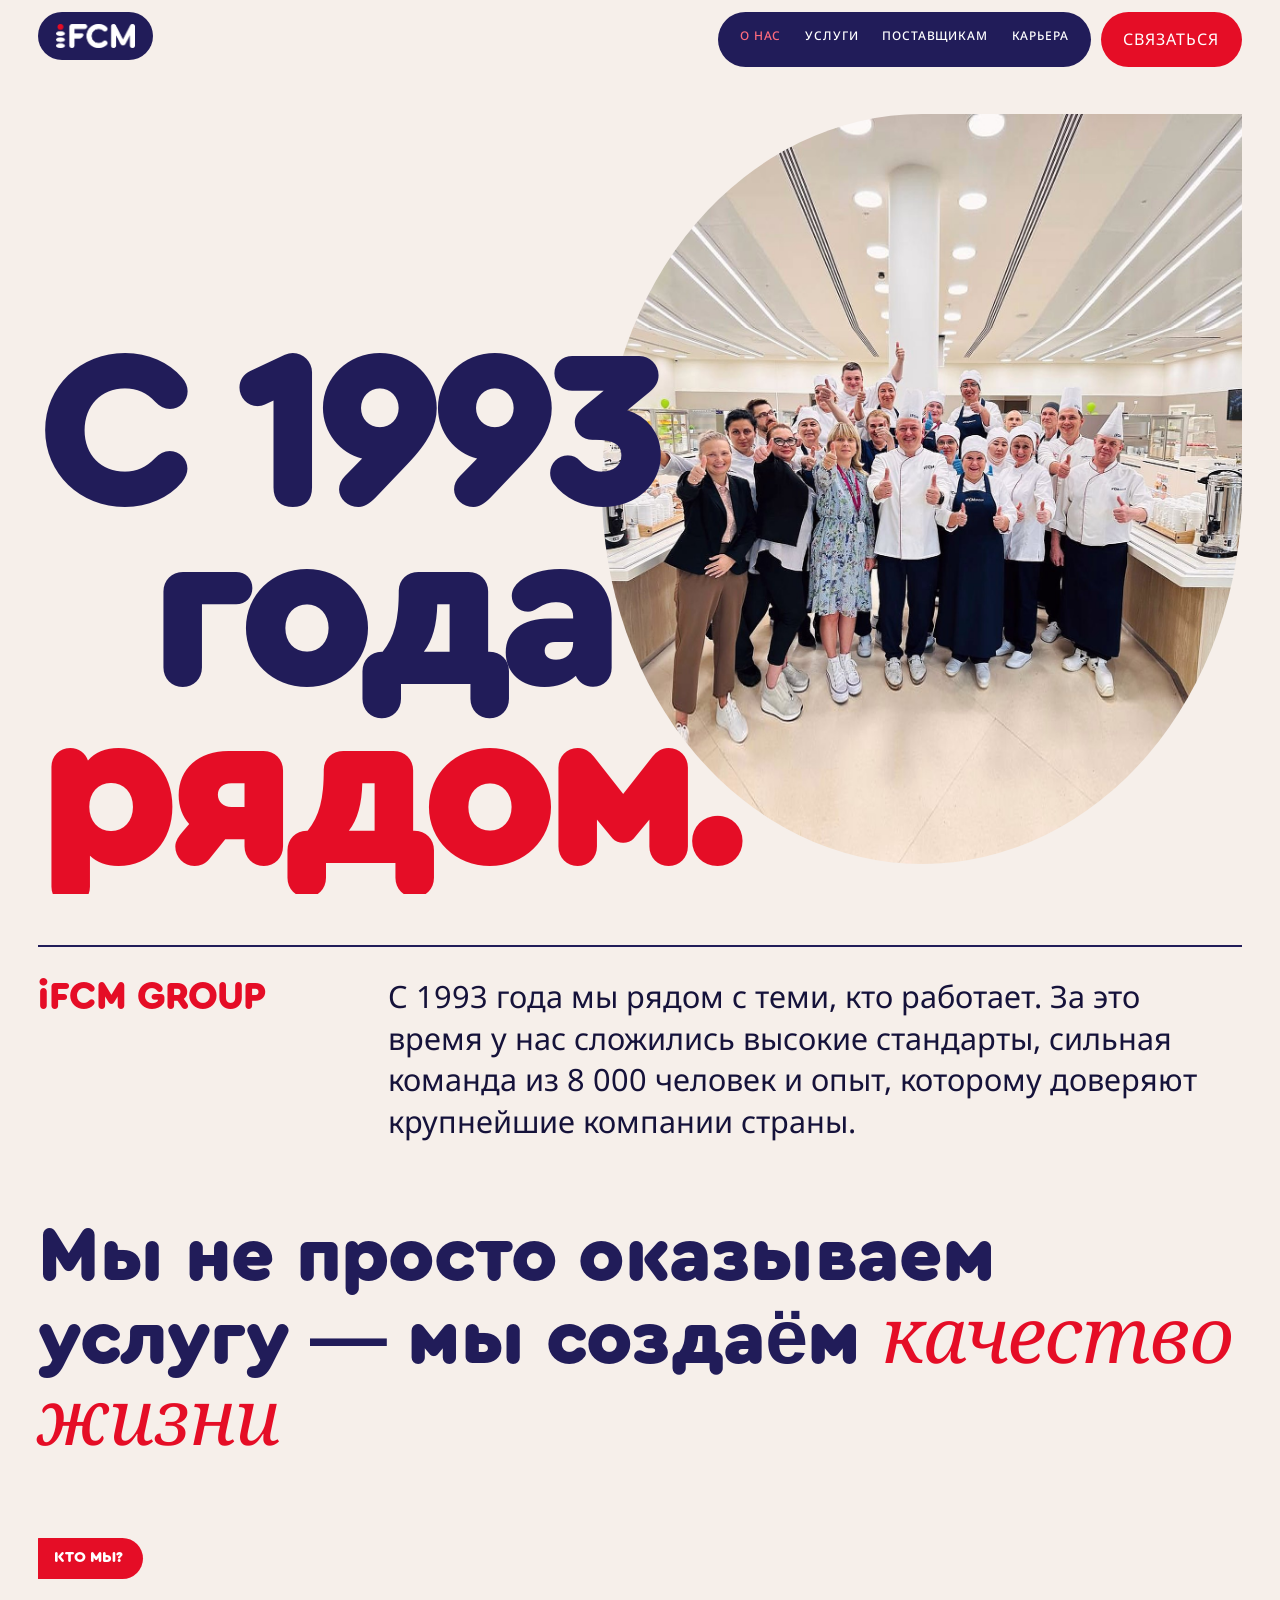
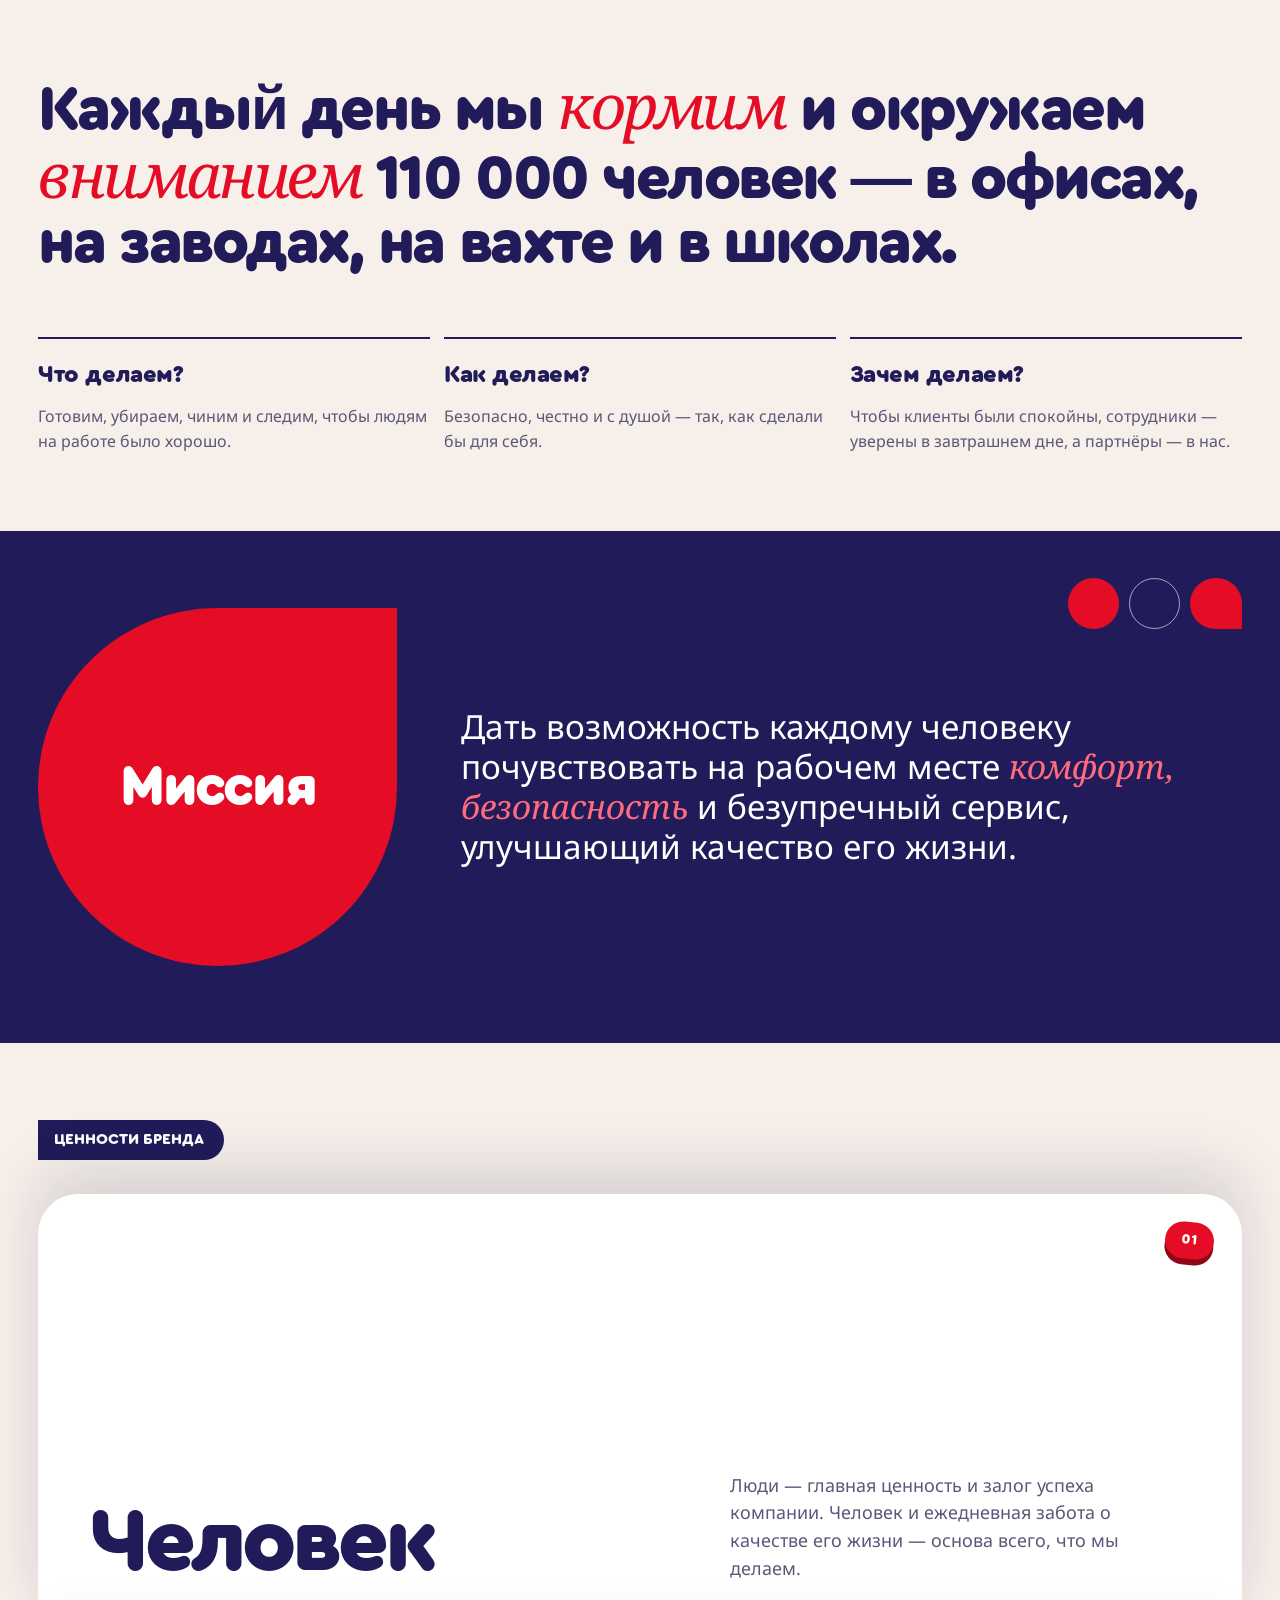
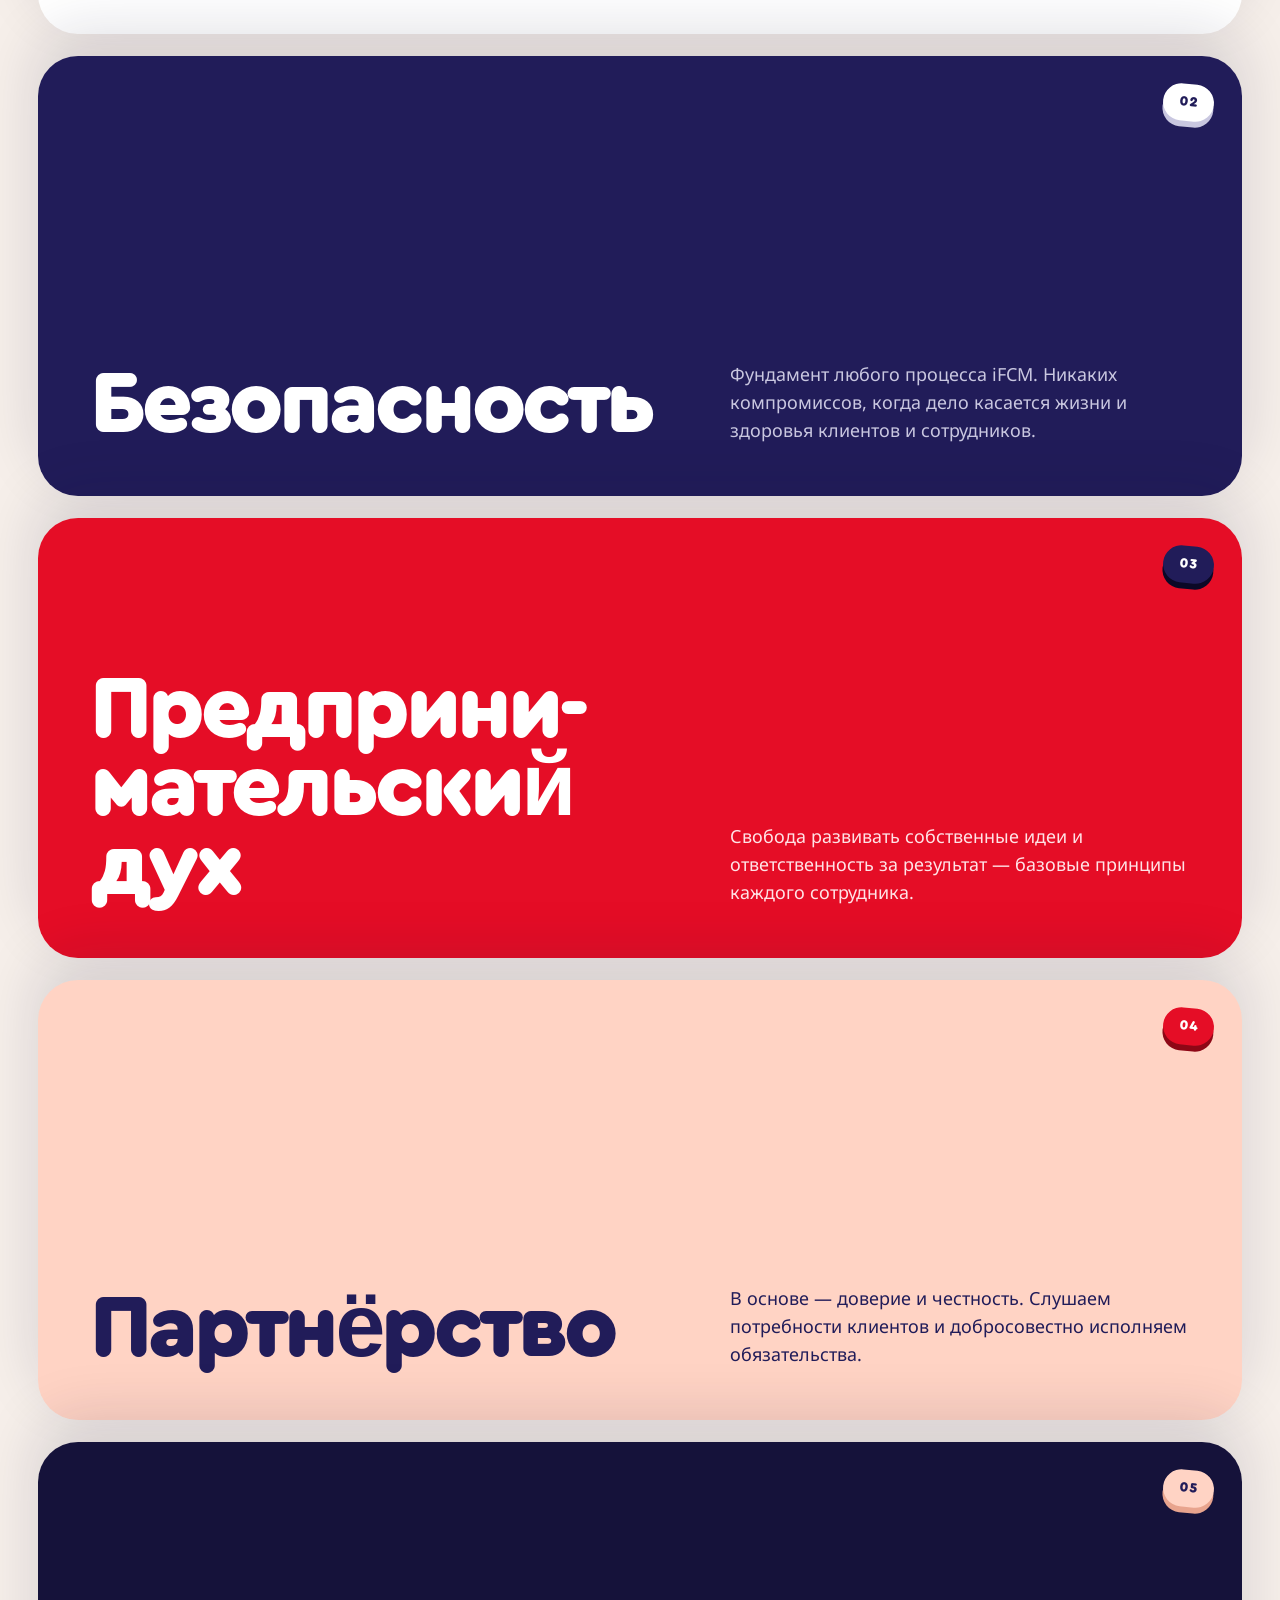
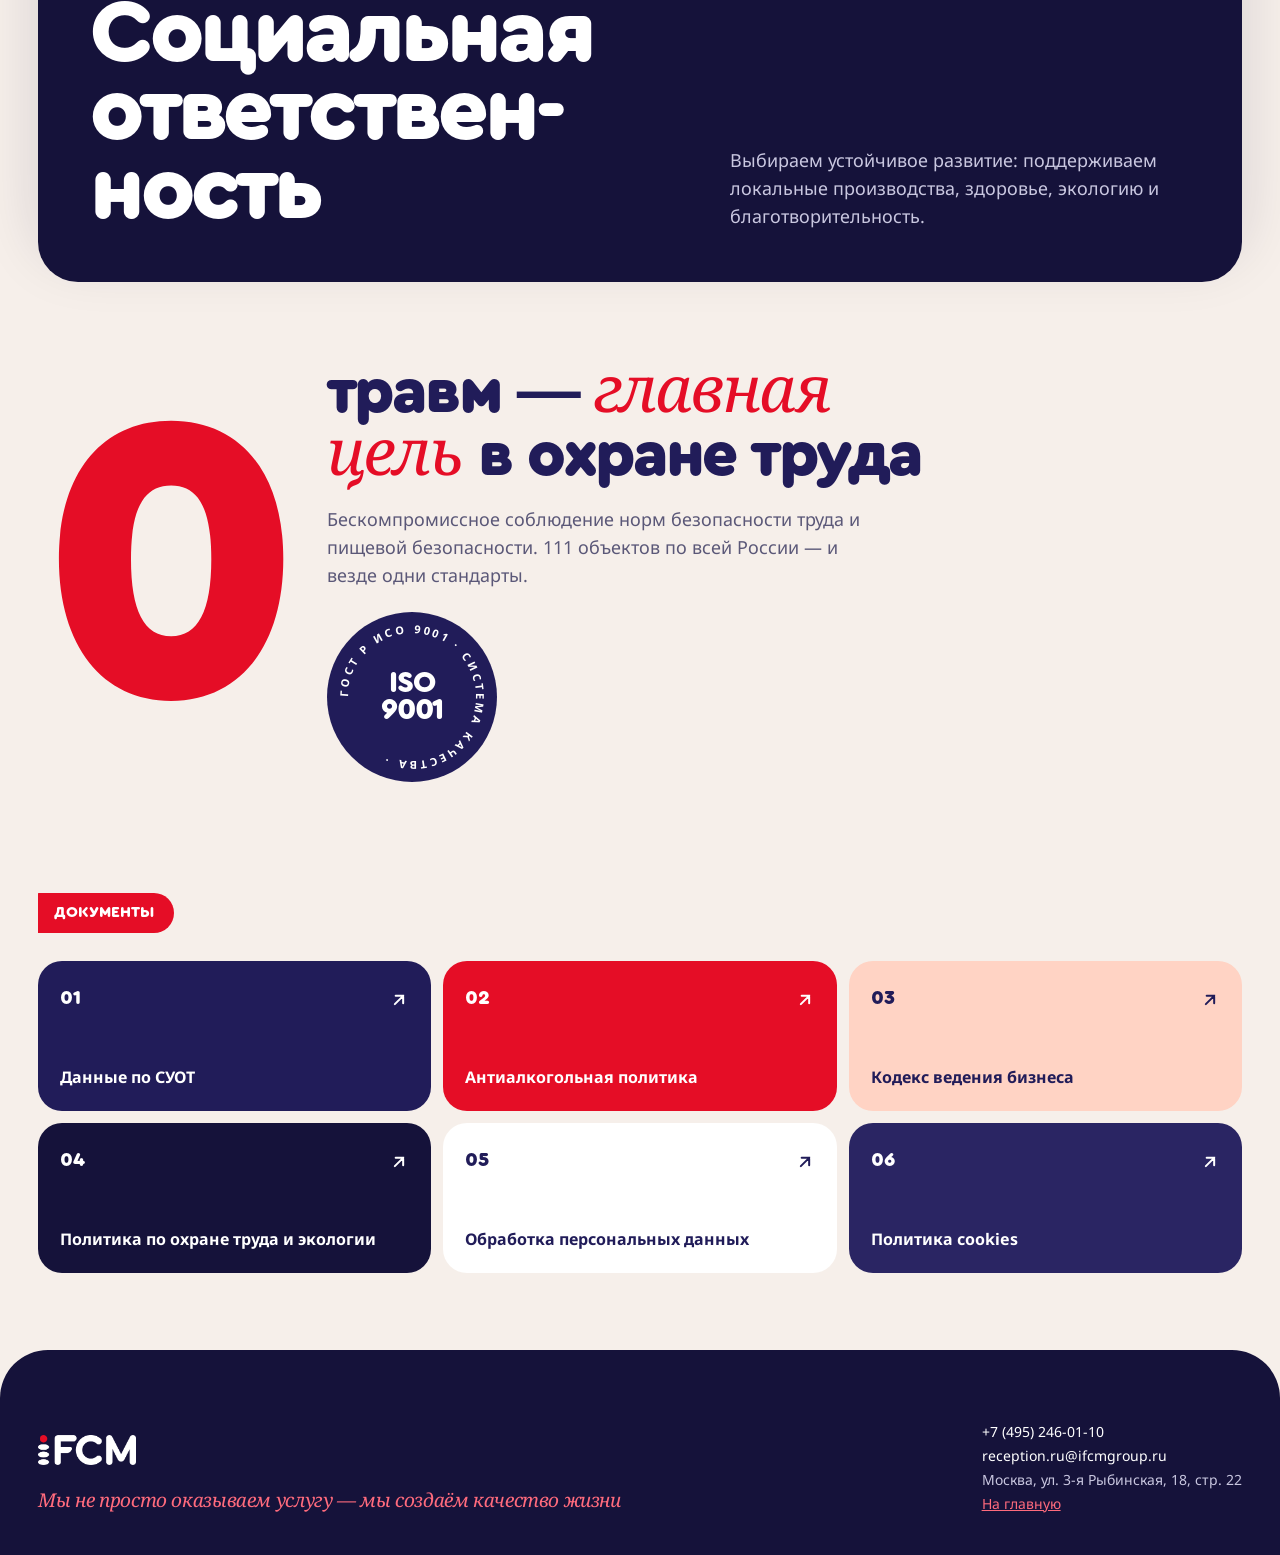
<file: about.html>
<!doctype html>
<html lang="ru">
<head>
<meta charset="utf-8">
<meta name="viewport" content="width=device-width,initial-scale=1,viewport-fit=cover">
<link rel="icon" type="image/png" sizes="32x32" href="assets/icon-32.png">
<link rel="icon" type="image/png" sizes="192x192" href="assets/icon-192.png">
<link rel="apple-touch-icon" href="assets/icon-180.png">
<meta name="description" content="iFCM GROUP — эксперты в корпоративном питании и FM-услугах с 1993 года: миссия, ценности, безопасность, документы.">
<title>О нас — iFCM GROUP</title>
<link rel="preconnect" href="https://fonts.googleapis.com">
<link rel="stylesheet" href="https://fonts.googleapis.com/css2?family=Noto+Sans:wght@400;500;700&family=Noto+Serif:ital,wght@1,400&display=swap">
<style>
/* Layout: витрина 5 внутренних страниц «Города заботы»; у каждой своя фишка из референсов (Burrito Madre, Units, брендбук-цепочка, Partake, R-O) */
@font-face{font-family:'Cera Round Pro';src:url(assets/CeraRoundPro-Black.otf) format('opentype');font-weight:900;font-display:swap}
:root{
  color-scheme:light;
  --navy:#211C59; --ink:#15123A; --red:#E50D26; --red-soft:#FF6B7D; --peach:#FFD3C4;
  --paper:#F6EFEA; --white:#FFFFFF; --muted:#5B5878; --line:#E2DCE6; --lilac:#C9C7E0; --sky:#2A2563;
  --display:'Cera Round Pro','Nunito','Arial Rounded MT Bold',sans-serif;
  --body:'Noto Sans',Arial,sans-serif; --serif:'Noto Serif',Georgia,serif;
  --gut:clamp(16px,3vw,40px);
}
*{box-sizing:border-box}
html{scroll-behavior:smooth}
body{margin:0;background:var(--paper);color:var(--ink);font-family:var(--body);font-size:16px;line-height:1.55;overflow-x:clip}
a{color:inherit}
:focus-visible{outline:2px solid var(--red);outline-offset:3px;border-radius:6px}
h1,h2,h3{text-wrap:balance;margin:0}
.d{font-family:var(--display);font-weight:900;letter-spacing:-.04em}
.s{font-family:var(--serif);font-style:italic;font-weight:400;letter-spacing:-.02em}
.lbl{font-size:12px;font-weight:500;letter-spacing:.07em;text-transform:uppercase}
.w{padding-inline:var(--gut)}
.wrap{max-width:1360px;margin-inline:auto}
.stk{display:inline-flex;align-items:center;justify-content:center;font-family:var(--display);font-weight:900;text-transform:uppercase;letter-spacing:.01em;border-radius:999px;white-space:nowrap;box-shadow:0 6px 0 var(--sh,#0E0B2B);padding:.55em 1.2em}
.stk.red{background:var(--red);color:#fff;--sh:#8E0716}.stk.navy{background:var(--navy);color:#fff;--sh:#0B0826}
.stk.white{background:#fff;color:var(--navy);--sh:#C9C7E0}.stk.peach{background:var(--peach);color:var(--navy);--sh:#E8A48E}
.plate{display:inline-flex;font-family:var(--display);font-weight:900;text-transform:uppercase;font-size:clamp(13px,1.2vw,17px);background:var(--red);color:#fff;padding:.55em 1.3em .55em 1em;border-radius:1.4em 999px 999px 0;align-self:flex-start}
.plate.navy{background:var(--navy)}.plate.white{background:#fff;color:var(--navy)}
.btn{display:inline-flex;align-items:center;justify-content:center;gap:10px;min-height:54px;padding:0 28px;border-radius:999px;border:0;background:var(--red);color:#fff;font:inherit;font-weight:700;text-decoration:none;cursor:pointer}
.btn.navy{background:var(--navy)}.btn.white{background:#fff;color:var(--navy)}
.sec{padding-block:clamp(70px,9vw,130px)}

.bdot{display:inline-block;flex:none;width:.5em;height:.5em;border-radius:50% 0 50% 50%;background:var(--red);align-self:center}
.arw{display:inline-block;vertical-align:middle}
/* ---------- верхняя панель витрины ---------- */
.bar{position:sticky;top:env(safe-area-inset-top,0px);z-index:50;display:flex;align-items:center;gap:12px;padding:12px var(--gut);background:rgba(246,239,234,.94);backdrop-filter:blur(10px);-webkit-backdrop-filter:blur(10px);border-bottom:1px solid var(--line);flex-wrap:wrap}
.bar .logo{background:var(--navy);border-radius:999px;padding:10px 16px;display:flex}
.bar .logo img{height:22px;width:auto;display:block}
.tabs{display:flex;gap:6px;overflow-x:auto;scrollbar-width:none;flex:1 1 auto;min-width:0}
.tabs::-webkit-scrollbar{display:none}
.tabs button{flex:none;border:0;cursor:pointer;font:inherit;font-weight:700;font-size:14px;padding:12px 18px;border-radius:999px;background:transparent;color:var(--navy);min-height:44px}
.tabs button[aria-selected="true"]{background:var(--navy);color:#fff}
.tabs button .ref{display:block;white-space:nowrap;font-weight:400;font-size:11px;opacity:.7;letter-spacing:.02em}
.page[hidden]{display:none}

/* ============ 1. О НАС — огромные буквы на фото (Burrito Madre) ============ */
.a-hero{position:relative;min-height:min(92svh,860px);overflow:hidden;padding-block:60px 40px;display:flex;align-items:flex-end}
.a-hero .ph{position:absolute;right:0;top:0;bottom:0;width:min(56%,860px);background-size:cover;background-position:50% 30%}
.a-hero .ph::after{content:"";position:absolute;inset:0;background:linear-gradient(90deg,var(--paper) 0%,rgba(246,239,234,0) 22%)}
.a-hero h1{position:relative;font-size:clamp(76px,15.5vw,250px);line-height:.8;color:var(--red);letter-spacing:-.055em}
.a-hero h1 span{display:block;animation:slideIn 1s cubic-bezier(.2,.8,.1,1) both}
.a-hero h1 span:nth-child(2){animation-delay:.1s;padding-left:.6em}.a-hero h1 span:nth-child(3){animation-delay:.2s}
@keyframes slideIn{from{transform:translateX(-14%);opacity:0}}
.a-hero .side{position:absolute;right:var(--gut);top:40px;max-width:320px;background:#fff;border-radius:24px;padding:20px;z-index:2;font-size:15px;color:var(--muted)}
.a-hero .side b{display:block;color:var(--navy);font-family:var(--display);font-size:20px;margin-bottom:6px}
.inl{display:inline-block;vertical-align:middle;width:1.9em;height:.9em;border-radius:999px;background-size:cover;background-position:center;position:relative;top:-.06em}
.inl.drop{width:.95em;border-radius:50% 0 50% 50%}
.manifest{font-size:clamp(32px,4.8vw,78px);line-height:1.04;color:var(--navy);max-width:1250px}
.manifest em{font-family:var(--serif);font-weight:400;color:var(--red)}
.trio{display:grid;grid-template-columns:repeat(auto-fit,minmax(min(100%,280px),1fr));gap:14px;margin-top:56px}
.trio div{border-top:2px solid var(--navy);padding-top:18px;display:flex;flex-direction:column;gap:10px}
.trio b{font-family:var(--display);font-size:24px;color:var(--navy);letter-spacing:-.02em}
.trio p{margin:0;color:var(--muted)}
.mission{background:var(--navy);color:#fff;overflow:hidden}
.mis{display:flex;flex-wrap:wrap;gap:clamp(28px,5vw,80px);align-items:center;position:relative}
.mis-drop{flex:none;width:clamp(200px,28vw,380px);aspect-ratio:1;max-width:100%;background:var(--red);border-radius:50% 0 50% 50%;display:flex;align-items:center;justify-content:center}
.mis-drop span{color:#fff;font-size:clamp(34px,4.4vw,62px)}
.mission .mis p{flex:1 1 380px;margin:0;min-width:0}
.mis-shapes{position:absolute;right:0;top:-30px;display:flex;gap:10px}
.mis-shapes span{width:clamp(36px,4vw,64px);aspect-ratio:1;border-radius:50%;background:var(--red)}
.mis-shapes span:nth-child(2){background:transparent;border:1.5px solid rgba(255,255,255,.6)}
.mis-shapes span:nth-child(3){border-radius:50% 50% 0 50%}
.fillword-unused{font-size:clamp(90px,21vw,360px);line-height:.8;letter-spacing:-.06em;color:transparent;background-size:cover;background-position:center 30%;-webkit-background-clip:text;background-clip:text;-webkit-text-stroke:0}
.mission p{font-size:clamp(22px,2.6vw,40px);line-height:1.2;max-width:900px;margin:30px 0 0}
.mission p em{font-family:var(--serif);color:var(--red-soft)}
.vstack{display:flex;flex-direction:column;gap:22px}
.vcard{position:sticky;border-radius:40px;padding:clamp(28px,4vw,56px);min-height:min(440px,64svh);display:flex;flex-wrap:wrap;gap:24px;justify-content:space-between;align-items:flex-end;box-shadow:0 -24px 60px rgba(21,18,58,.14);overflow:hidden}
.vcard h3{font-family:var(--display);font-size:clamp(46px,7vw,110px);line-height:.88;letter-spacing:-.045em;flex:1 1 420px}
.vcard p{margin:0;flex:1 1 320px;max-width:460px;font-size:18px}
.vcard .stk{position:absolute;top:28px;right:28px;transform:rotate(6deg);font-size:14px}
.safety{display:flex;flex-wrap:wrap;gap:40px;align-items:center}
.zero{font-size:clamp(200px,32vw,520px);line-height:.75;color:var(--red);flex:0 0 auto}
.badge{position:relative;width:170px;height:170px;border-radius:50%;background:var(--navy);color:#fff;display:flex;align-items:center;justify-content:center;flex:none}
.badge svg{position:absolute;inset:0;animation:spin 18s linear infinite}
@keyframes spin{to{transform:rotate(360deg)}}
.docgrid{display:grid;grid-template-columns:repeat(auto-fill,minmax(min(100%,300px),1fr));gap:12px}
.docgrid a{min-height:150px;border-radius:24px;padding:22px;display:flex;flex-direction:column;justify-content:space-between;text-decoration:none;font-weight:700;color:#fff;transition:transform .3s}
.docgrid a:hover{transform:translateY(-6px) rotate(-1deg)}
.docgrid a span:first-child{display:flex;justify-content:space-between;font-family:var(--display);font-size:20px}

/* ============ 2. УСЛУГИ — цветные плитки-индекс + падающие наклейки (Units + Partake) ============ */
.s-head{padding-block:60px 30px;display:flex;flex-wrap:wrap;gap:24px;justify-content:space-between;align-items:flex-end}
.s-head h1{font-size:clamp(56px,10vw,170px);line-height:.84;color:var(--navy)}
.s-head h1 .s{color:var(--red)}
.s-ui{display:flex;flex-wrap:wrap;gap:14px;align-items:stretch}
.s-idx{flex:0 0 280px;display:flex;flex-direction:column;gap:12px}
.s-idx button{border:0;cursor:pointer;text-align:left;border-radius:22px;padding:18px 20px;min-height:120px;display:flex;flex-direction:column;justify-content:space-between;font:inherit;color:#fff;transition:transform .3s,box-shadow .3s}
.s-idx button .n{display:flex;justify-content:space-between;font-family:var(--display);font-weight:900;font-size:22px}
.s-idx button b{font-size:17px;line-height:1.2}
.s-idx button[aria-pressed="true"]{transform:translateX(10px);box-shadow:-10px 0 0 var(--ink)}
.ubands{margin-top:clamp(20px,3vw,40px)}
/* О нас — вариант 4: фото в капле, текст под экраном */
.a-hero{min-height:min(90svh,860px);padding-block:30px 10px;align-items:flex-end}
.a-hero .ph{top:30px;bottom:30px;right:var(--gut);width:min(50%,720px);border-radius:50% 0 50% 50%;background-position:50% 20%}
.a-hero .ph::after{display:none}
.a-hero h1{z-index:3;color:var(--navy);font-size:clamp(90px,17.5vw,290px);line-height:.8;letter-spacing:-.06em}
.a-hero h1 span:nth-child(2){padding-left:.5em}
.a-hero h1 span:nth-child(3){color:var(--red)}
.a-side{padding-block:clamp(30px,4vw,60px)}
.side2{display:grid;grid-template-columns:minmax(0,.7fr) minmax(0,2fr);gap:clamp(16px,4vw,60px);align-items:baseline;border-top:2px solid var(--navy);padding-top:24px;color:var(--ink);font-size:clamp(22px,2.4vw,34px);line-height:1.35}
.side2 b{font-family:var(--display);font-weight:900;color:var(--red);font-size:clamp(28px,3vw,44px);letter-spacing:-.02em}
.ub{position:relative;overflow:hidden;padding:clamp(44px,6vw,90px) var(--gut)}
.ub.dk{background:#1B1650;color:#fff}.ub.lt{background:#FFF4EE;color:var(--navy)}
.ub::before,.ub::after{content:"";position:absolute;pointer-events:none}
.ub::before{width:clamp(200px,28vw,420px);height:clamp(200px,28vw,420px);right:-6%;top:-18%;border-radius:50% 0 50% 50%;background:var(--red)}
.ub::after{width:clamp(110px,14vw,220px);height:clamp(110px,14vw,220px);left:-3%;bottom:-12%;border-radius:50%;background:#3A3480}
.ub.rev::before{right:auto;left:-6%;border-radius:0 50% 50% 50%}
.ub.rev::after{left:auto;right:-3%;background:var(--red);border-radius:999px 999px 0 0}
.ub-in{position:relative;z-index:1;max-width:1360px;margin:0 auto;display:grid;grid-template-columns:minmax(0,1.1fr) minmax(0,.9fr);gap:clamp(28px,5vw,80px);align-items:center}
.ub.rev .ub-pic{order:-1}
.ub-n{display:block;font-size:clamp(44px,5vw,72px);line-height:1;letter-spacing:-.03em;color:var(--red)}.ub.dk .ub-n{color:#FF5A6E}
.ub h2{font-size:clamp(40px,5.6vw,84px);line-height:.9;margin:12px 0 18px}
.ub h2 .s{font-size:.9em}.ub.dk h2 .s{color:var(--peach)}.ub.lt h2 .s{color:var(--red)}
.ub-l{font-size:17px;margin:0 0 22px;max-width:520px;opacity:.9}
.ub ul{list-style:none;margin:0 0 28px;padding:0;columns:2;column-gap:28px;max-width:600px}
.ub li{break-inside:avoid;position:relative;padding:9px 0 9px 22px;border-top:1px solid rgba(255,255,255,.18);font-size:15.5px}
.ub.lt li{border-color:rgba(33,28,89,.12)}
.ub li::before{content:"";position:absolute;left:0;top:17px;width:10px;height:10px;border-radius:50% 0 50% 50%;background:var(--red)}.ub.dk li::before{background:#FF5A6E}
.ub-cta{display:inline-flex;align-items:center;gap:10px;padding:15px 26px;border-radius:999px;font-weight:700;text-decoration:none;background:var(--red);color:#fff;box-shadow:0 5px 0 #8E0716}
.ub-pic{position:relative}
.ub-ph{width:100%;max-width:520px;margin-inline:auto;background-size:cover}
.ub-pic .stk{position:absolute;left:4%;bottom:8%;font-size:clamp(16px,1.7vw,24px);transform:rotate(-4deg)}
.ub.rev .ub-pic .stk{left:auto;right:4%;transform:rotate(4deg)}
@media (max-width:820px){.ub-in{grid-template-columns:1fr}.ub-pic,.ub.rev .ub-pic{order:-1}.ub-ph{max-width:340px}.ub ul{column-gap:16px}.ub li{font-size:14px;padding:8px 0 8px 18px}.ub li::before{width:8px;height:8px;top:15px}.ub h2{font-size:clamp(38px,11vw,60px)}}
@media (max-width:360px){.ub li{font-size:13px}}
/* О нас: карточка не на лице */
.a-hero .side{top:auto;bottom:36px;right:var(--gut);max-width:300px}
.s-stage{flex:1 1 640px;min-width:0;position:relative;border-radius:36px;overflow:hidden;min-height:620px;background:var(--ink)}
.s-stage .ph{position:absolute;inset:0;background-size:cover;background-position:center;transition:opacity .5s}
.s-stage .sh{position:absolute;inset:0;background:linear-gradient(180deg,rgba(21,18,58,.1) 30%,rgba(21,18,58,.9))}
.s-stage .tx{position:absolute;left:0;right:0;bottom:0;padding:clamp(22px,3vw,40px);color:#fff;display:flex;flex-direction:column;gap:14px}
.s-stage h2{font-size:clamp(34px,4.4vw,64px);line-height:.92}
.s-stage p{margin:0;max-width:560px;color:#E3E1F3}
.drops{position:absolute;inset:0 0 40% 0;pointer-events:none}
.drops .stk{position:absolute;font-size:clamp(12px,1.1vw,15px);animation:drop .7s cubic-bezier(.3,1.4,.5,1) both;pointer-events:auto;cursor:default;transition:transform .2s}
.drops .stk:hover{transform:rotate(0) scale(1.08) !important}
@keyframes drop{from{opacity:0;translate:0 -140px}}
.marq{overflow:hidden;padding-block:50px}
.marq div{display:flex;gap:44px;width:max-content;animation:mq 40s linear infinite;font-size:clamp(46px,7vw,110px);line-height:1;color:var(--navy)}
.marq .out{color:transparent;-webkit-text-stroke:2px var(--navy)}
@keyframes mq{to{transform:translateX(-50%)}}

/* ============ 3. ПОСТАВЩИКАМ — фирменная «цепочка» (брендбук) ============ */
.p-hero{background:var(--navy);color:#fff;padding-block:70px 60px;overflow:hidden}
.p-hero h1{font-size:clamp(52px,9vw,150px);line-height:.86}
.p-hero h1 .s{color:var(--red-soft)}
#chain{display:block;width:100%;height:clamp(70px,9vw,120px);margin-top:40px}
.chk-wrap{display:flex;flex-wrap:wrap;gap:clamp(24px,4vw,60px);align-items:flex-start}
.chk-l{flex:1 1 380px;position:sticky;top:90px;display:flex;flex-direction:column;gap:18px}
.chk-l h2{font-size:clamp(40px,5vw,76px);line-height:.9;color:var(--navy)}
.prog{display:flex;gap:6px;flex-wrap:wrap}
.prog i{width:clamp(26px,3vw,40px);height:clamp(26px,3vw,40px);background:#E7E1EC;transition:background .3s,border-radius .3s}
.prog i:nth-child(3n+1){border-radius:50%}.prog i:nth-child(3n+2){border-radius:50% 0 50% 50%}.prog i:nth-child(3n){border-radius:0 50% 50% 0}
.prog i.on{background:var(--red)}.prog i.on:nth-child(even){background:var(--navy)}
.chk-r{flex:1.4 1 520px;min-width:0;display:flex;flex-direction:column;gap:10px}
.doc{display:flex;align-items:center;gap:16px;background:#fff;border-radius:22px;padding:14px 16px 14px 20px;min-height:72px}
.doc input{width:24px;height:24px;accent-color:var(--red);flex:none}
.doc label{flex:1;font-weight:500;color:var(--navy);cursor:pointer}
.doc a{flex:none;width:44px;height:44px;border-radius:50%;background:var(--paper);display:flex;align-items:center;justify-content:center;color:var(--navy)}
.doc.done{background:var(--peach)}
.rules{display:grid;grid-template-columns:repeat(auto-fit,minmax(min(100%,250px),1fr));gap:14px}
.rule{border-radius:28px;padding:26px;min-height:240px;display:flex;flex-direction:column;justify-content:space-between;gap:16px}
.rule b{font-family:var(--display);font-size:26px;line-height:1;letter-spacing:-.02em}

/* ============ 4. КАРЬЕРА — коллаж и наклейки (Partake) ============ */
.c-hero{position:relative;padding-block:50px 80px;overflow:hidden}
.c-hero h1{font-size:clamp(60px,11vw,190px);line-height:.82;color:var(--navy);position:relative;z-index:3}
.c-hero h1 .s{color:var(--red)}
.collage{position:relative;height:clamp(420px,52vw,640px);margin-top:-60px}
.collage .ph{position:absolute;background-size:cover;background-position:center 25%}
.collage .p1{left:2%;top:12%;width:26%;height:78%;border-radius:999px 999px 30px 30px}
.collage .p2{left:31%;top:30%;width:22%;height:56%;border-radius:50% 0 50% 50%}
.collage .p3{left:56%;top:6%;width:24%;height:62%;border-radius:30px}
.collage .p4{left:82%;top:40%;width:17%;height:50%;border-radius:0 999px 999px 0}
.collage .stk{position:absolute;z-index:4;font-size:clamp(13px,1.5vw,22px);animation:pop .6s cubic-bezier(.3,1.5,.5,1) both;transition:transform .2s}
.collage .stk:hover{transform:rotate(0) scale(1.1) !important}
@keyframes pop{from{opacity:0;transform:scale(.3) rotate(-30deg)}}
.stk-row{display:none}
.prof{display:flex;flex-wrap:wrap;gap:10px}
.prof button{border:2px solid var(--navy);background:transparent;color:var(--navy);border-radius:999px;padding:12px 20px;font:inherit;font-weight:700;cursor:pointer;min-height:48px}
.prof button[aria-pressed="true"]{background:var(--navy);color:#fff}
.qs{display:grid;grid-template-columns:repeat(auto-fit,minmax(min(100%,300px),1fr));gap:18px}
.q{border-radius:32px;padding:30px;display:flex;flex-direction:column;gap:18px;transition:transform .35s}
.q:nth-child(1){transform:rotate(-1.5deg)}.q:nth-child(2){transform:rotate(1deg) translateY(30px)}.q:nth-child(3){transform:rotate(-.5deg)}
.q:hover{transform:rotate(0) translateY(-6px)}
.q blockquote{margin:0;font-family:var(--serif);font-style:italic;font-size:clamp(19px,1.6vw,23px);line-height:1.4}
.perks{display:grid;grid-template-columns:repeat(auto-fit,minmax(min(100%,240px),1fr));gap:14px}
.perk{background:#fff;border-radius:28px;padding:26px;display:flex;flex-direction:column;gap:10px;position:relative;overflow:hidden}
.perk .sh{position:absolute;right:-20px;top:-20px;width:90px;height:90px;opacity:.95}
.perk b{font-family:var(--display);font-size:24px;color:var(--navy);letter-spacing:-.02em;position:relative;max-width:75%}
.perk p{margin:0;color:var(--muted);position:relative}

/* ============ 5. КОНТАКТЫ — 3D-квартал с офисом (R-O) + форма-плашки (Units) ============ */
.k-hero{position:relative;height:min(84svh,760px);min-height:520px;overflow:hidden;color:#fff;touch-action:pan-y}
#mini{position:absolute;inset:0;width:100%;height:100%;display:block;cursor:grab}
.k-hero .in{position:relative;height:100%;display:flex;flex-direction:column;justify-content:flex-end;padding-block:30px 44px;pointer-events:none}
.k-hero h1{font-size:clamp(60px,9.5vw,150px);line-height:.82;text-shadow:0 6px 40px rgba(21,18,58,.35)}
.pin{position:absolute;z-index:3;transform:translate(-50%,-100%);pointer-events:none}
.pin .stk{font-size:13px}
.k-row{display:flex;flex-wrap:wrap;gap:12px;margin-top:24px;position:relative;z-index:4}
.k-red{flex:1 1 360px;background:var(--red);color:#fff;border-radius:999px;display:flex;align-items:center;justify-content:center;min-height:96px;font-size:clamp(22px,2.4vw,34px);padding:0 28px;text-align:center}
.k-form{flex:2 1 460px;min-width:0;background:var(--peach);border-radius:999px;display:flex;align-items:center;gap:10px;padding:8px 8px 8px 28px;min-height:96px}
.k-form input{flex:1;min-width:0;border:0;background:transparent;font:inherit;font-size:20px;color:var(--ink);min-height:60px}
.k-form input::placeholder{color:#8E6A5E}
.k-form button{flex:none;width:80px;height:80px;border-radius:24px;border:0;background:var(--ink);color:#fff;cursor:pointer;display:flex;align-items:center;justify-content:center}
.topics{display:flex;flex-wrap:wrap;gap:10px;margin-top:18px}
.topics button{border:0;border-radius:999px;padding:12px 18px;font:inherit;font-weight:700;cursor:pointer;background:#fff;color:var(--navy);min-height:46px}
.topics button[aria-pressed="true"]{background:var(--navy);color:#fff}
.drag-hint{display:inline-flex;align-items:center;justify-content:center;width:52px;height:52px;margin-bottom:16px;background:rgba(21,18,58,.55);border-radius:50%;animation:sway 2.4s ease-in-out infinite;transition:opacity .5s}
.drag-hint.off{opacity:0}
@keyframes sway{0%,100%{transform:translateX(0)}50%{transform:translateX(8px)}}
@media (min-width:900px){.k-hero{height:min(84svh,780px)}.k-hero .in{padding-block:30px 70px}}
.k-grid{display:flex;flex-wrap:wrap;gap:16px;margin-top:-40px;position:relative;z-index:4;align-items:flex-start}
.k-quick{flex:1 1 320px;min-width:0;display:flex;flex-direction:column;gap:12px;padding-top:56px}
.k-btn{display:flex;flex-direction:column;gap:6px;border-radius:28px;padding:22px 24px;text-decoration:none;box-shadow:0 10px 30px rgba(21,18,58,.08)}
.k-btn b{font-size:clamp(22px,2.4vw,30px);line-height:1.1}
.k-card{flex:1.6 1 440px;min-width:0;background:#fff;border-radius:36px;padding:clamp(22px,3vw,40px);display:flex;flex-direction:column;gap:18px;box-shadow:0 20px 60px rgba(21,18,58,.12)}
.k-card h2{font-size:clamp(30px,3.4vw,48px);line-height:1;color:var(--navy)}
.k-card .topics{margin:0}
.k-card .topics button{background:var(--paper)}
.k-card .topics button[aria-pressed="true"]{background:var(--navy);color:#fff}
.k-fields{display:grid;grid-template-columns:repeat(2,minmax(0,1fr));gap:14px}
.k-fields label{display:flex;flex-direction:column;gap:6px;font-weight:500;font-size:14px;color:var(--navy);min-width:0}
.k-fields .full{grid-column:1/-1}
.k-fields input,.k-fields textarea{font:inherit;font-size:16px;min-height:54px;padding:12px 16px;border-radius:16px;border:1.5px solid #DCD6E4;background:#fff;color:var(--ink);width:100%}
.k-fields textarea{min-height:110px;resize:vertical}
.k-chk{display:flex;gap:10px;align-items:flex-start;font-size:14px;color:var(--muted)}
.k-chk input{width:20px;height:20px;flex:none;accent-color:var(--red)}
@media (max-width:600px){.k-fields{grid-template-columns:minmax(0,1fr)}.k-grid{margin-top:0}.k-quick{padding-top:24px}}
.kinfo{display:grid;grid-template-columns:repeat(auto-fit,minmax(min(100%,260px),1fr));gap:14px}
.kinfo>div{border-radius:28px;padding:26px;min-height:180px;display:flex;flex-direction:column;justify-content:space-between;gap:12px}
.ok{min-height:22px;color:var(--red);margin-top:10px;font-size:15px}

/* подвал витрины */
.foot{background:var(--ink);color:#fff;border-radius:48px 48px 0 0;padding-block:70px 40px;margin-top:80px}
.foot .row{display:flex;flex-wrap:wrap;gap:30px;justify-content:space-between;align-items:flex-end}

@media (max-width:600px){.tabs button .ref{display:none}.tabs button{padding:10px 14px}}
@media (max-width:900px){
  .s-idx{flex:1 1 100%;flex-direction:row;overflow-x:auto}
  .s-idx button{flex:0 0 200px;min-height:110px}
  .s-idx button[aria-pressed="true"]{transform:translateY(-6px);box-shadow:0 6px 0 var(--ink)}
  .s-stage{min-height:0;display:flex;flex-direction:column}
  .s-stage .sh{background:rgba(21,18,58,.72)}
  .drops{position:relative;inset:auto;display:flex;flex-wrap:wrap;gap:12px;padding:22px 20px 6px}
  .drops .stk{position:static;transform:none !important}
  .s-stage .tx{position:relative}
  .mis-shapes{display:none}
  .chk-l{position:static}
  .collage{height:clamp(500px,124vw,780px);margin-top:16px;margin-bottom:clamp(-110px,-15vw,-70px)}
  .collage .p1{left:0;top:5%;width:47%;height:60%}.collage .p2{left:51%;top:5%;width:49%;height:30%;background-position:center 15%}
  .collage .p3{left:51%;top:42%;width:49%;height:36%;background-position:center 20%}.collage .p4{display:none}
  .q:nth-child(2){transform:none}
  .collage .stk{font-size:clamp(12px,3.4vw,18px)}
  .collage .stk:nth-of-type(1){left:2% !important;top:1% !important;transform:rotate(-6deg) !important}
  .collage .stk:nth-of-type(2){left:60% !important;top:1.5% !important;transform:rotate(6deg) !important}
  .collage .stk:nth-of-type(5){left:56% !important;top:36.5% !important;transform:rotate(-5deg) !important}
  .collage .stk:nth-of-type(4){left:5% !important;top:61% !important;transform:rotate(4deg) !important}
  .collage .stk:nth-of-type(3){left:46% !important;top:74% !important;transform:rotate(-3deg) !important}
}
/* О нас: раскладка «как на компьютере» до 560px */
@media (max-width:900px) and (min-width:561px){
  .a-hero{min-height:min(80svh,640px);padding-block:40px 30px}
  .a-hero .ph{width:52%}
  .a-hero h1{font-size:clamp(70px,15vw,130px)}
}
@media (max-width:560px){
  .a-hero{flex-direction:column;align-items:stretch;min-height:0;padding-block:0 30px;gap:22px}
  .a-hero .ph{position:relative;width:auto;height:min(64vw,360px);margin-inline:calc(-1*var(--gut));order:0}
  .a-hero .ph::after{display:none}
  .a-hero h1{order:1;font-size:clamp(64px,19vw,120px)}
  .a-hero .side{position:relative;right:auto;top:auto;bottom:auto;order:2;max-width:none}
}
@media (max-width:560px){.a-hero .ph{top:auto;bottom:auto;right:auto;width:auto;border-radius:0 0 50% 50%;height:min(90vw,380px)}.side2{grid-template-columns:1fr;gap:10px;font-size:21px}}
@media (prefers-reduced-motion:reduce){*{animation:none !important;transition:none !important}}
.k-office{display:none}
.dh-b i{display:none}
@media (min-width:900px){.k-hero .in .wrap{height:100%;display:flex;flex-direction:column;justify-content:space-between;padding-top:44px}
.k-office{display:flex;flex-direction:column;align-items:flex-start;gap:10px;max-width:470px;pointer-events:auto;background:rgba(21,18,58,.42);border:1.5px solid rgba(255,255,255,.22);backdrop-filter:blur(10px);-webkit-backdrop-filter:blur(10px);border-radius:30px;padding:24px 26px 26px}
.k-office .lbl{color:var(--lilac,#C9C7E0)}.k-office b{font-size:26px;line-height:1.15;color:#fff}.k-office .k-bc{color:var(--lilac,#C9C7E0);margin-bottom:8px}
.k-info-sec{display:none}
.dh-b{position:absolute;right:max(40px,calc((100vw - 1360px)/2 + 40px));bottom:150px;margin:0;width:auto;height:auto;padding:12px 18px 12px 14px;gap:10px;border-radius:999px;background:rgba(21,18,58,.6);color:#fff;z-index:3}
.dh-b i{display:inline;font-style:normal;font-weight:700;font-size:14px}}
@media (max-width:899px){.dh-b{position:absolute;right:16px;top:16px;margin:0}}
@media (min-width:900px) and (max-width:1200px){.k-office{max-width:400px;padding:20px 22px 22px}.k-office b{font-size:21px}}

/* Контакты v3 */
.k2{gap:6px;max-width:520px;background:linear-gradient(160deg,rgba(33,28,89,.94),rgba(27,22,80,.8))!important;border:1px solid rgba(255,255,255,.14)!important;box-shadow:0 30px 80px rgba(10,8,40,.45);backdrop-filter:none!important;-webkit-backdrop-filter:none!important;border-radius:32px!important;padding:30px 32px!important;color:#fff}
.k2 a,.k-mob a{color:#fff;text-decoration:none}
.k2-tag{display:inline-flex;align-items:center;gap:10px;font-size:12px;letter-spacing:.12em;text-transform:uppercase;color:#C9C7E0;margin-bottom:10px}.k2-tag i{width:9px;height:9px;border-radius:50%;background:var(--red);box-shadow:0 0 0 4px rgba(229,13,38,.3),0 0 18px 4px rgba(229,13,38,.6)}
.k2-phone b{display:block;font-size:40px;line-height:1.05}
.k2-mail{font-size:20px;font-weight:700;opacity:.95;margin-bottom:10px;word-break:break-word}
.k2-addr{display:flex;flex-direction:column;align-items:flex-start;gap:12px;padding-top:14px;border-top:1px solid rgba(255,255,255,.22);width:100%;color:#E6E1F2;font-size:15px;line-height:1.45}
.k2-addr .btn.white{color:var(--navy)}
.k2-btns{display:flex;gap:10px;flex-wrap:wrap}.k2-btns .ghost{border:1.5px solid rgba(255,255,255,.45);border-radius:999px;padding:13px 20px;font-weight:700;font-size:15px}.k2-btns .ghost:hover{background:#fff;color:var(--navy)}
@media (min-width:900px){.k-hero{height:auto!important;min-height:min(84svh,780px)}.k-hero .in{height:auto!important;min-height:inherit}.k-hero .in .wrap{gap:44px;padding-bottom:40px}}
.dh-b{width:60px!important;height:60px!important;padding:0!important;justify-content:center}
.k-grid{display:block!important;margin-top:-40px}
.k-card{display:grid!important;grid-template-columns:minmax(0,.85fr) minmax(0,1.15fr);gap:56px;padding:clamp(28px,4vw,56px)!important;position:relative;z-index:4}
.k-left{display:flex;flex-direction:column;gap:18px}.k-left h2{font-size:clamp(34px,4vw,60px)!important}
.k-plate{font-size:14px;align-self:flex-start}
.k-sub{margin:0;color:var(--muted);font-size:17px;line-height:1.5;max-width:420px}
.k-left .topics{flex-direction:column;align-items:flex-start}
.k-left .topics button{font-size:17px;padding:14px 22px}
.k-right{display:flex;flex-direction:column;gap:18px}
.k-h2{font-size:clamp(34px,4vw,60px);color:var(--navy);margin:0 0 28px}
.k-mapbox{position:relative;height:clamp(300px,40vw,480px);border-radius:36px;overflow:hidden;background:#EDE6F0;box-shadow:0 20px 60px rgba(21,18,58,.1)}
.k-mapbox iframe{position:absolute;inset:0;width:100%;height:100%;border:0}
.k-mob,.k-sticky{display:none}
@media (max-width:899px){.k-grid{margin-top:0}.k-card{grid-template-columns:minmax(0,1fr);gap:28px;margin-top:16px}.k-left .topics{flex-direction:row}
.k-mob{display:flex;flex-direction:column;gap:6px;background:var(--navy);color:#fff;border-radius:30px;padding:24px;margin-top:-30px;position:relative;z-index:4;box-shadow:0 20px 50px rgba(21,18,58,.25)}.k-mob .k2-phone b{font-size:32px}}
@media (max-width:700px){.k-sticky{display:flex;position:fixed;left:12px;right:12px;bottom:calc(12px + env(safe-area-inset-bottom));z-index:50;gap:8px;opacity:0;transform:translateY(20px);pointer-events:none;transition:opacity .3s,transform .3s}.k-sticky.on{opacity:1;transform:none;pointer-events:auto}.k-sticky a{flex:1;text-align:center;color:#fff;text-decoration:none;font-weight:700;border-radius:999px;padding:16px;box-shadow:0 10px 30px rgba(21,18,58,.3)}}

/* Карьера: вакансии */
.vq-head{display:flex;flex-wrap:wrap;align-items:flex-end;justify-content:space-between;gap:16px 40px;margin-bottom:44px;scroll-margin-top:100px}
.vq-h{margin:0;font-size:clamp(44px,6vw,92px);line-height:.92;color:var(--navy)}.vq-h .s{color:var(--red);font-weight:400}
.vq-sub{margin:0;max-width:380px;color:var(--muted);font-size:17px;line-height:1.5}
a.vq{text-decoration:none;padding:12px;gap:0;overflow:hidden}
a.vq:hover{transform:rotate(0) translateY(-6px)!important;box-shadow:0 24px 50px rgba(21,18,58,.2)}
a.vq:hover .vq-ph{background-size:112%}
.vq-ph{position:relative;display:block;aspect-ratio:4/3;border-radius:24px;background-size:104%;background-position:center;transition:background-size .5s}
.vq-pill{position:absolute;left:16px;bottom:-18px;font-size:clamp(18px,1.6vw,22px)}
.vq-bd{display:flex;flex-direction:column;gap:6px;padding:34px 18px 18px}
.vq-from{font-size:13px;letter-spacing:.1em;text-transform:uppercase;font-weight:700}
.vq-sal{font-size:clamp(34px,3.2vw,50px);line-height:1}
.vq-hook{font-family:var(--serif);font-style:italic;font-size:18px;line-height:1.4;margin-top:6px;opacity:.9}
.vq-go{display:inline-flex;align-items:center;gap:8px;font-weight:700;font-size:16px;margin-top:14px}
.vq-all{margin:70px auto 0;max-width:640px;display:flex;align-items:center;justify-content:space-between;gap:20px;background:var(--navy);color:#fff;text-decoration:none;border-radius:999px;padding:14px 14px 14px 36px;transition:background .25s}
.vq-all:hover{background:var(--red)}
.vq-all b{font-size:clamp(20px,2vw,28px)}
.vq-all i{flex:none;width:64px;height:64px;border-radius:50%;background:var(--red);display:flex;align-items:center;justify-content:center;transition:background .25s}.vq-all:hover i{background:var(--navy)}
@media (max-width:700px){.vq-all{margin-top:40px;padding-left:24px}.vq-all i{width:52px;height:52px}}

/* Отрасли, переключатель услуг, вопросы, слоган */
.seg-tabs{display:flex;flex-wrap:wrap;gap:14px 12px;padding-block:6px 10px}
.seg-tabs .stk{border:0;cursor:pointer;font-size:clamp(14px,1.4vw,18px);transition:transform .2s,opacity .2s;opacity:.55}
.seg-tabs .stk:nth-child(odd){transform:rotate(-2deg)}.seg-tabs .stk:nth-child(even){transform:rotate(2deg)}
.seg-tabs .stk[aria-pressed=true]{opacity:1;transform:rotate(0) scale(1.06)}
.seg-b[hidden]{display:none}
.todo{display:inline-block;border:1.5px dashed #C9A9B6;color:#8C6A79;background:#fff;border-radius:10px;padding:3px 9px;font-size:13px;font-weight:500}
.cz{position:relative;z-index:1;max-width:1360px;margin:clamp(30px,4vw,56px) auto 0;display:grid;grid-template-columns:auto minmax(0,1fr);gap:clamp(20px,3vw,48px);align-items:center;border-radius:36px;padding:clamp(24px,3vw,40px) clamp(24px,4vw,56px);background:#fff;color:var(--navy)}
.ub.lt .cz{background:var(--navy);color:#fff}
.cz-n{font-size:clamp(64px,8vw,128px);line-height:.85;color:var(--red);white-space:nowrap;letter-spacing:-.02em}
.ub.lt .cz-n{color:#FF5A6E}
.cz-t{display:flex;flex-direction:column;gap:8px;align-items:flex-start}
.cz-tag{font-size:12.5px;letter-spacing:.1em;text-transform:uppercase;font-weight:700;opacity:.6}
.cz-t b{font-size:clamp(20px,2vw,28px);line-height:1.15;max-width:620px}
.cz-t p{margin:0;opacity:.7;font-size:15.5px;max-width:560px;line-height:1.45}
.ind-facts{display:flex;gap:clamp(24px,5vw,72px);flex-wrap:wrap;padding-block:4px 22px}
.ind-facts div{display:flex;flex-direction:column;gap:2px}.ind-facts b{font-size:clamp(34px,3.6vw,52px);line-height:1;color:var(--red)}.ind-facts span{color:var(--muted);font-size:15px}
@media (max-width:700px){.cz{grid-template-columns:minmax(0,1fr);gap:10px}}
.vsw{display:flex;gap:8px;padding-top:34px}
.vsw a{font-family:var(--display);font-weight:900;text-transform:uppercase;font-size:15px;letter-spacing:.01em;text-decoration:none;color:var(--navy);background:#fff;border-radius:999px;padding:13px 22px;box-shadow:0 5px 0 #D9CFE0;transition:transform .15s}
.vsw a:hover{transform:translateY(-2px)}.vsw a.on{background:var(--navy);color:#fff;box-shadow:0 5px 0 #0B0826}
.vsw+.s-head{padding-top:28px}
.sv-more{max-width:980px;margin:0 auto;padding:clamp(40px,6vw,90px) var(--gut);display:grid;grid-template-columns:minmax(0,1fr);gap:16px;align-items:start}
.sv-ind{background:var(--navy);color:#fff;border-radius:40px;padding:clamp(28px,4vw,48px);display:flex;flex-direction:column;gap:16px;position:relative;overflow:hidden}
.sv-ind::after{content:"";position:absolute;right:-50px;bottom:-70px;width:190px;height:190px;border-radius:50% 0 50% 50%;background:var(--red)}
.sv-ind .lbl{color:#C9C7E0}.sv-ind h2{margin:0;font-size:clamp(34px,3.6vw,54px);line-height:1}.sv-ind h2 .s{display:block}
.sv-chips{display:flex;flex-wrap:wrap;gap:14px 10px;position:relative;z-index:1;max-width:460px}.sv-chips .stk{font-size:14px;padding:10px 16px;text-decoration:none}.sv-chips .stk:nth-child(odd){transform:rotate(-2deg)}.sv-chips .stk:nth-child(even){transform:rotate(2deg)}
.sv-faq{display:grid;gap:10px}.sv-faq h2{margin:0 0 8px;font-size:clamp(34px,3.6vw,54px);color:var(--navy)}
.sv-faq details{background:#fff;border-radius:24px;padding:18px 22px}.sv-faq summary{cursor:pointer;font-weight:700;color:var(--navy);list-style:none;display:flex;justify-content:space-between;gap:12px;font-size:17px}
.sv-faq summary::after{content:"+";font:900 22px/1 var(--display);color:var(--red)}.sv-faq details[open] summary::after{content:"–"}.sv-faq p{margin:10px 0 0;color:var(--muted);font-size:15.5px;line-height:1.5}
@media (max-width:860px){.sv-more{grid-template-columns:minmax(0,1fr)}}
.slg{padding-block:clamp(50px,7vw,110px) 10px}.slg p{margin:0;font-size:clamp(40px,6vw,96px);line-height:1;color:var(--navy);max-width:1200px;letter-spacing:-.01em}.slg p em{font-family:var(--serif);font-style:italic;font-weight:400;color:var(--red)}
.tabs .tab-hid{display:none!important}
.seg-tabs a.stk{opacity:1;text-decoration:none}.seg-b{scroll-margin-top:90px}

.ub{scroll-margin-top:80px}
/* Карьера: доверие и шаги */
.cr-trust,.cr-steps{display:flex;flex-direction:column;gap:22px}
.cr-trust h2,.cr-steps h2{margin:0;font-size:clamp(34px,4vw,60px);color:var(--navy);line-height:1}.cr-trust h2 .s,.cr-steps h2 .s{color:var(--red)}
.cr-facts{display:grid;grid-template-columns:repeat(4,minmax(0,1fr));gap:14px}
.cr-facts>div{background:var(--navy);color:#fff;border-radius:28px;padding:26px;display:flex;flex-direction:column;gap:8px}
.cr-facts>div:nth-child(2){background:var(--red)}.cr-facts>div:nth-child(3){background:#fff;color:var(--navy)}.cr-facts>div:nth-child(4){background:var(--peach);color:var(--navy)}
.cr-facts b{font-size:clamp(40px,4.4vw,64px);line-height:1}.cr-facts span{font-size:15.5px;line-height:1.4;opacity:.9}
.cr-steps ol{list-style:none;margin:0;padding:0;display:grid;grid-template-columns:repeat(3,minmax(0,1fr));gap:14px;counter-reset:st}
.cr-steps li{background:#fff;border-radius:28px;padding:26px 26px 28px;display:flex;flex-direction:column;gap:8px;counter-increment:st}
.cr-steps li::before{content:counter(st);font-family:var(--display);font-weight:900;font-size:22px;width:46px;height:46px;border-radius:50% 0 50% 50%;background:var(--red);color:#fff;display:grid;place-items:center;margin-bottom:6px}
.cr-steps li b{font-family:var(--display);font-size:24px;color:var(--navy)}.cr-steps li span{color:var(--muted);line-height:1.45}
@media (max-width:900px){.cr-facts{grid-template-columns:repeat(2,minmax(0,1fr))}.cr-steps ol{grid-template-columns:minmax(0,1fr)}}
.lang-sw{margin-left:auto;flex:none;background:#fff;color:var(--navy);border-radius:999px;padding:11px 16px;font-weight:700;font-size:14px;text-decoration:none}.lang-sw:hover{background:var(--peach)}@media (max-width:700px){.bar .logo{order:0}.lang-sw{order:1}.bar .tabs{order:2}.k-hero h1{color:var(--navy);text-shadow:none}}
.bar[hidden]{display:none!important}main,body>section:first-of-type{scroll-margin-top:90px}body{padding-top:84px}
.ub h2.pr-h2{font-size:clamp(34px,4.3vw,66px)}@media (max-width:700px){.ub h2.pr-h2{font-size:clamp(30px,8.6vw,46px)}}
</style>

<script src="assets/config.js"></script>
<link rel="stylesheet" href="assets/nav.css">
</head>
<body>
<div id="siteHeader"></div>
<header class="bar" hidden>
  <a class="logo" href="index.html" aria-label="iFCM — на главную"><img src="assets/logo-white.png" alt="iFCM"></a>
  <nav class="tabs" role="tablist" aria-label="Разделы сайта">
    <button role="tab" data-p="about" aria-selected="true">О нас</button>
    <button role="tab" data-p="services" aria-selected="false">Услуги</button>
    <button role="tab" data-p="industries" aria-selected="false" class="tab-hid">Отрасли</button>
    <button role="tab" data-p="suppliers" aria-selected="false">Поставщикам</button>
    <button role="tab" data-p="career" aria-selected="false">Карьера</button>
    <button role="tab" data-p="contacts" aria-selected="false">Контакты</button>
  </nav>
</header>

<main>
<!-- ======================= 1. О НАС ======================= -->
<section class="page" id="about" role="tabpanel">
  <div class="a-hero w">
    <div class="ph" role="img" aria-label="Команда iFCM на объекте" style="background-image:url(img/team.jpg);background-position:50% 62%"></div>
    <h1 class="d"><span>С 1993</span><span>года</span><span>рядом.</span></h1>
  </div>
  <div class="a-side w"><div class="wrap"><div class="side2"><b>iFCM GROUP</b>С 1993 года мы рядом с теми, кто работает. За это время у нас сложились высокие стандарты, сильная команда из 8 000 человек и опыт, которому доверяют крупнейшие компании страны.</div></div></div>

  <div class="w slg"><div class="wrap"><p class="d">Мы не просто <span>оказываем услугу</span> — мы&nbsp;создаём <em>качество жизни</em></p></div></div>

  <div class="sec w"><div class="wrap">
    <span class="plate" style="margin-bottom:34px">Кто мы?</span>
    <p class="manifest d">Каждый день мы <em>кормим</em> и окружаем <em>вниманием</em> 110 000 человек — в офисах, на заводах, на вахте и в школах.</p>
    <div class="trio">
      <div><b>Что делаем?</b><p>Готовим, убираем, чиним и следим, чтобы людям на работе было хорошо.</p></div>
      <div><b>Как делаем?</b><p>Безопасно, честно и с душой — так, как сделали бы для себя.</p></div>
      <div><b>Зачем делаем?</b><p>Чтобы клиенты были спокойны, сотрудники — уверены в завтрашнем дне, а партнёры — в нас.</p></div>
    </div>
  </div></div>

  <div class="mission sec w"><div class="wrap mis">
    <div class="mis-shapes" aria-hidden="true"><span></span><span></span><span></span></div>
    <div class="mis-drop"><span class="d">Миссия</span></div>
    <p>Дать возможность каждому человеку почувствовать на рабочем месте <em>комфорт, безопасность</em> и безупречный сервис, улучшающий качество его жизни.</p>
  </div></div>

  <div class="sec w"><div class="wrap">
    <span class="plate navy" style="margin-bottom:34px">Ценности бренда</span>
    <div class="vstack">
      <div class="vcard" style="top:90px;background:#fff;color:var(--navy)"><span class="stk red">01</span><h3>Человек</h3><p style="color:var(--muted)">Люди — главная ценность и залог успеха компании. Человек и ежедневная забота о качестве его жизни — основа всего, что мы делаем.</p></div>
      <div class="vcard" style="top:120px;background:var(--navy);color:#fff"><span class="stk white">02</span><h3>Безопасность</h3><p style="color:var(--lilac)">Фундамент любого процесса iFCM. Никаких компромиссов, когда дело касается жизни и здоровья клиентов и сотрудников.</p></div>
      <div class="vcard" style="top:150px;background:var(--red);color:#fff"><span class="stk navy">03</span><h3>Предприни&shy;мательский дух</h3><p style="color:#FFE3E6">Свобода развивать собственные идеи и ответственность за результат — базовые принципы каждого сотрудника.</p></div>
      <div class="vcard" style="top:180px;background:var(--peach);color:var(--navy)"><span class="stk red">04</span><h3>Партнёрство</h3><p>В основе — доверие и честность. Слушаем потребности клиентов и добросовестно исполняем обязательства.</p></div>
      <div class="vcard" style="top:210px;background:var(--ink);color:#fff"><span class="stk peach">05</span><h3>Социальная ответствен&shy;ность</h3><p style="color:var(--lilac)">Выбираем устойчивое развитие: поддерживаем локальные производства, здоровье, экологию и благотворительность.</p></div>
    </div>
  </div></div>

  <div class="sec w" style="padding-top:0"><div class="wrap safety">
    <div class="zero d">0</div>
    <div style="flex:1 1 380px;display:flex;flex-direction:column;gap:22px">
      <h2 class="d" style="font-size:clamp(40px,5vw,76px);line-height:.9;color:var(--navy)">травм — <span class="s" style="color:var(--red)">главная цель</span> в охране труда</h2>
      <p style="margin:0;font-size:18px;color:var(--muted);max-width:560px">Бескомпромиссное соблюдение норм безопасности труда и пищевой безопасности. 111 объектов по всей России — и везде одни стандарты.</p>
      <div class="badge"><svg viewBox="0 0 170 170" aria-hidden="true"><defs><path id="bc" d="M85,85 m-64,0 a64,64 0 1,1 128,0 a64,64 0 1,1 -128,0"/></defs><text fill="#fff" font-size="11" font-weight="700" letter-spacing="3" font-family="Noto Sans, Arial"><textPath href="#bc">ГОСТ Р ИСО 9001 · СИСТЕМА КАЧЕСТВА ·</textPath></text></svg><span class="d" style="font-size:30px;line-height:.9;text-align:center">ISO<br>9001</span></div>
    </div>
  </div></div>

  <div class="sec w" style="padding-top:0"><div class="wrap">
    <span class="plate" style="margin-bottom:28px">Документы</span>
    <div class="docgrid">
      <a href="https://drive.google.com/file/d/1D66KgCKiIPITLgq131954k7GGWC4IQ_Y/view?usp=sharing" target="_blank" rel="noopener" style="background:var(--navy)"><span><span>01</span><span><svg class="arw" width="20" height="20" viewBox="0 0 24 24" fill="none" stroke="currentColor" stroke-width="2.4" stroke-linecap="round" aria-hidden="true"><path d="M7 17L17 7M8 7h9v9"/></svg></span></span>Данные по СУОТ</a>
      <a href="https://drive.google.com/file/d/1UrJRH3wMavhTzJ2SHcm08IFekiwBRG5M/view" target="_blank" rel="noopener" style="background:var(--red)"><span><span>02</span><span><svg class="arw" width="20" height="20" viewBox="0 0 24 24" fill="none" stroke="currentColor" stroke-width="2.4" stroke-linecap="round" aria-hidden="true"><path d="M7 17L17 7M8 7h9v9"/></svg></span></span>Антиалкогольная политика</a>
      <a href="https://drive.google.com/file/d/1yCam7RIS36lduGr7LoDhpSAOm9wahNjR/view" target="_blank" rel="noopener" style="background:var(--peach);color:var(--navy)"><span><span>03</span><span><svg class="arw" width="20" height="20" viewBox="0 0 24 24" fill="none" stroke="currentColor" stroke-width="2.4" stroke-linecap="round" aria-hidden="true"><path d="M7 17L17 7M8 7h9v9"/></svg></span></span>Кодекс ведения бизнеса</a>
      <a href="https://drive.google.com/file/d/1nxNTRfUfp8L71Z4tBhcSdBrKb00bNc49/view" target="_blank" rel="noopener" style="background:var(--ink)"><span><span>04</span><span><svg class="arw" width="20" height="20" viewBox="0 0 24 24" fill="none" stroke="currentColor" stroke-width="2.4" stroke-linecap="round" aria-hidden="true"><path d="M7 17L17 7M8 7h9v9"/></svg></span></span>Политика по охране труда и экологии</a>
      <a href="https://disk.360.yandex.ru/i/gnEF3XklKYBSMg" target="_blank" rel="noopener" style="background:#fff;color:var(--navy)"><span><span>05</span><span><svg class="arw" width="20" height="20" viewBox="0 0 24 24" fill="none" stroke="currentColor" stroke-width="2.4" stroke-linecap="round" aria-hidden="true"><path d="M7 17L17 7M8 7h9v9"/></svg></span></span>Обработка персональных данных</a>
      <a href="https://www.ifcmgroup.ru/policy2" target="_blank" rel="noopener" style="background:var(--sky)"><span><span>06</span><span><svg class="arw" width="20" height="20" viewBox="0 0 24 24" fill="none" stroke="currentColor" stroke-width="2.4" stroke-linecap="round" aria-hidden="true"><path d="M7 17L17 7M8 7h9v9"/></svg></span></span>Политика cookies</a>
    </div>
  </div></div>
</section>

<!-- ======================= 2. УСЛУГИ ======================= -->
<section class="page" id="services" role="tabpanel" hidden>
  <nav class="vsw w wrap" aria-label="Как смотреть услуги"><a href="services.html" aria-current="page" class="on">По направлениям</a><a href="industries.html" >По отраслям</a></nav>
  <div class="s-head w wrap">
    <h1 class="d"><span data-sk="h1a">100</span> <span class="s" data-sk="h1b">услуг</span><br><span data-sk="h1c">«под ключ»</span></h1>
    <p style="margin:0;max-width:380px;font-size:18px;color:var(--muted)" data-sk="sub">Всё, чтобы вашим людям было удобно, а зданию — надёжно. Выбирайте одну услугу или доверьте нам всё сразу.</p>
  </div>
  <div class="ubands">
<div class="ub dk" id="s1"><div class="ub-in"><div class="ub-tx"><span class="ub-n d">01 / 04</span><h2 class="d"><span data-sk="s1t1">Корпоративное</span><br><span class="s" data-sk="s1t2">питание</span></h2><p class="ub-l" data-sk="s1lead">Горячий обед, свежий кофе и десерт к чаю — от ресторана на площадке до доставки прямо к рабочему месту.</p><ul data-sl="s1list"><li>Рестораны и столовые полного цикла</li><li>Буфеты и экспресс-буфет с предзаказом</li><li>Кофе-поинты и вендинг</li><li>Питание на вынос и доставка</li><li>Банкеты, кофе-брейки и VIP</li><li>Тематические дни и сезонное меню</li><li>Дотации и карты питания</li><li>Проект и оснащение столовой</li></ul><a class="ub-cta" href="contacts.html">Оставить заявку <svg width="18" height="18" viewBox="0 0 24 24" fill="none" stroke="currentColor" stroke-width="2.6" stroke-linecap="round" aria-hidden="true"><path d="M5 12h14M13 6l6 6-6 6"/></svg></a></div><div class="ub-pic"><div class="ub-ph" data-sp="s1ph" role="img" aria-label="Корпоративное питание" style="background-image:url(img/salad.jpg);background-position:62% 30%;border-radius:50% 0 50% 50%;aspect-ratio:1/1"></div><span class="stk red" data-sk="s1stk">Вкусно</span></div></div></div>
<div class="ub lt rev" id="s2"><div class="ub-in"><div class="ub-tx"><span class="ub-n d">02 / 04</span><h2 class="d"><span data-sk="s2t1">Обслуживание</span><br><span class="s" data-sk="s2t2">зданий 24/7</span></h2><p class="ub-l" data-sk="s2lead">Здание работает без сбоев днём и ночью: инженеры на объекте и техническая помощь 24/7.</p><ul data-sl="s2list"><li>Обслуживание зданий и сооружений</li><li>Техническая помощь 24/7 и мелкий ремонт</li><li>Электросети и экономия энергии</li><li>Вода, тепло, лифты и котельные</li><li>Пожарная безопасность</li><li>Пропуска и видеонаблюдение</li><li>Ремонт промышленного оборудования</li><li>Спецтехника</li></ul><a class="ub-cta" href="contacts.html">Оставить заявку <svg width="18" height="18" viewBox="0 0 24 24" fill="none" stroke="currentColor" stroke-width="2.6" stroke-linecap="round" aria-hidden="true"><path d="M5 12h14M13 6l6 6-6 6"/></svg></a></div><div class="ub-pic"><div class="ub-ph" data-sp="s2ph" role="img" aria-label="Эксплуатация зданий 24/7" style="background-image:url(img/ceiling.jpg);background-position:55% 25%;border-radius:50%;aspect-ratio:1/1"></div><span class="stk white" data-sk="s2stk">Надёжно</span></div></div></div>
<div class="ub dk" id="s3"><div class="ub-in"><div class="ub-tx"><span class="ub-n d">03 / 04</span><h2 class="d"><span data-sk="s3t1">Чистота</span><br><span class="s" data-sk="s3t2">и порядок</span></h2><p class="ub-l" data-sk="s3lead">Порядок в офисе, на заводе и на территории — круглый год.</p><ul data-sl="s3list"><li>Уборка помещений и территорий</li><li>Промышленный клининг</li><li>Прачечная и химчистка</li><li>Уборка снега и антиобледенение</li><li>Озеленение</li><li>Защита от вредителей</li><li>Вывоз отходов</li><li>Ресепшн, охрана и склады</li></ul><a class="ub-cta" href="contacts.html">Оставить заявку <svg width="18" height="18" viewBox="0 0 24 24" fill="none" stroke="currentColor" stroke-width="2.6" stroke-linecap="round" aria-hidden="true"><path d="M5 12h14M13 6l6 6-6 6"/></svg></a></div><div class="ub-pic"><div class="ub-ph" data-sp="s3ph" role="img" aria-label="Управление инфраструктурой" style="background-image:url(img/gardener.jpg);background-position:30% 30%;border-radius:999px 999px 28px 28px;aspect-ratio:4/5"></div><span class="stk navy" data-sk="s3stk" style="left:-3%;bottom:3%">Чисто</span></div></div></div>
<div class="ub lt rev" id="s4"><div class="ub-in"><div class="ub-tx"><span class="ub-n d">04 / 04</span><h2 class="d"><span data-sk="s4t1">Вахтовые посёлки</span><br><span class="s" data-sk="s4t2">«под ключ»</span></h2><p class="ub-l" data-sk="s4lead">Берём на себя весь быт посёлка: заселение, питание, уборку, магазин и медпомощь. Людям остаётся только работать и отдыхать.</p><ul data-sl="s4list"><li>Размещение и регистрация</li><li>Питание 24/7</li><li>Магазин на объекте</li><li>Медпомощь</li><li>Уборка и прачечная</li><li>Обслуживание посёлка 24/7</li><li>Завоз продуктов и материалов</li><li>Спецтехника</li></ul><a class="ub-cta" href="contacts.html">Оставить заявку <svg width="18" height="18" viewBox="0 0 24 24" fill="none" stroke="currentColor" stroke-width="2.6" stroke-linecap="round" aria-hidden="true"><path d="M5 12h14M13 6l6 6-6 6"/></svg></a></div><div class="ub-pic"><div class="ub-ph" data-sp="s4ph" role="img" aria-label="Жилые комплексы «под ключ»" style="background-image:url(img/engineers.jpg);background-position:65% 30%;border-radius:0 50% 50% 50%;aspect-ratio:1/1"></div><span class="stk peach" data-sk="s4stk">Как дома</span></div></div></div>
  </div>
<div class="sv-more"><div class="sv-faq"><h2 class="d">Частые вопросы</h2>
    <details open><summary>Чем вы отличаетесь?</summary><p>Одна команда берёт на себя всё: питание, обслуживание здания и чистоту — по одному договору. С 1993 года, более 8 000 сотрудников и 111 объектов по России.</p></details>
    <details><summary>Как оформлен персонал?</summary><p>Официальное трудоустройство и 100% белая зарплата. Медосмотры и обучение для всех сотрудников.</p></details>
    <details><summary>Можно заказать одну услугу?</summary><p>Конечно. Начните с того, что нужнее всего, а остальное добавим, когда захотите.</p></details>
    <details><summary>Как быстро вы запускаетесь?</summary><p>Крупные проекты мы запускали за 25–30 дней. Срок для вашего объекта назовём после расчёта.</p></details>
  </div></div>
  <div class="marq" aria-hidden="true"><div class="d"><span>Питание</span><span class="bdot" aria-hidden="true"></span><span class="out">Здания 24/7</span><span class="bdot" aria-hidden="true"></span><span>Чистота</span><span class="bdot" aria-hidden="true"></span><span class="out">Вахтовые посёлки</span><span class="bdot" aria-hidden="true"></span><span>Питание</span><span class="bdot" aria-hidden="true"></span><span class="out">Здания 24/7</span><span class="bdot" aria-hidden="true"></span><span>Чистота</span><span class="bdot" aria-hidden="true"></span><span class="out">Вахтовые посёлки</span><span class="bdot" aria-hidden="true"></span></div></div>
</section>

<section class="page" id="industries" role="tabpanel" hidden>
  <nav class="vsw w wrap" aria-label="Как смотреть услуги"><a href="services.html" >По направлениям</a><a href="industries.html" aria-current="page" class="on">По отраслям</a></nav>
  <div class="s-head w wrap">
    <h1 class="d">Решения <span class="s">по отраслям</span></h1>
    <p style="margin:0;max-width:380px;font-size:18px;color:var(--muted)">У каждой отрасли свои задачи. Найдите свою и посмотрите, что мы уже умеем.</p>
  </div>
  <div class="w wrap ind-facts"><div><b class="d">98%</b><span>партнёров остаются с нами</span></div><div><b class="d">28 лет</b><span>самое долгое партнёрство</span></div><div><b class="d">111</b><span>локаций по России</span></div></div>
  <div class="w wrap seg-tabs" id="segTabs" role="group" aria-label="Отрасль"><a class="stk red" href="#seg-office">Бизнес-центры</a><a class="stk white" href="#seg-plant">Промышленность</a><a class="stk navy" href="#seg-remote">Вахта</a><a class="stk peach" href="#seg-ifm">Под ключ</a><a class="stk red" href="#seg-edu">Образование</a></div>
  <div class="ubands">
<div class="ub dk seg-b" id="seg-office"><div class="ub-in"><div class="ub-tx"><span class="ub-n d">01 / 05</span><h2 class="d">Бизнес-центры<br><span class="s">и офисы</span></h2><p class="ub-l">Ресторан, в который хочется спуститься на обед, и офис, где всегда чисто и уютно.</p><ul><li>Рестораны и кафетерии</li><li>Кофе-пойнты</li><li>Банкеты и VIP</li><li>Чистота и ресепшн</li></ul><a class="ub-cta" href="contacts.html#form">Запросить расчёт <svg width="18" height="18" viewBox="0 0 24 24" fill="none" stroke="currentColor" stroke-width="2.6" stroke-linecap="round" aria-hidden="true"><path d="M5 12h14M13 6l6 6-6 6"/></svg></a></div><div class="ub-pic"><div class="ub-ph" role="img" aria-label="Бизнес-центры и офисы" style="background-image:url(img/cafe.jpg);background-position:center;border-radius:50% 0 50% 50%;aspect-ratio:1/1"></div><span class="stk red">Вкусно</span></div></div>
<div class="cz"><div class="cz-n d">25 лет</div><div class="cz-t"><span class="cz-tag">Опыт iFCM · Бизнес-центры</span><b>на рынке корпоративных ресторанов в бизнес-центрах и офисах</b><p>Рестораны в бизнес-центрах класса А и головных офисах — до 1 850 гостей в день в каждом.</p></div></div></div>
<div class="ub lt rev seg-b" id="seg-plant"><div class="ub-in"><div class="ub-tx"><span class="ub-n d">02 / 05</span><h2 class="d pr-h2">Промышленность<br><span class="s">24/7</span></h2><p class="ub-l">Горячая еда для каждой смены — днём и ночью, быстро и без очередей.</p><ul><li>Столовые и буфеты</li><li>Предзаказ на проходной</li><li>Карты питания</li><li>VIP-обслуживание</li></ul><a class="ub-cta" href="contacts.html#form">Запросить расчёт <svg width="18" height="18" viewBox="0 0 24 24" fill="none" stroke="currentColor" stroke-width="2.6" stroke-linecap="round" aria-hidden="true"><path d="M5 12h14M13 6l6 6-6 6"/></svg></a></div><div class="ub-pic"><div class="ub-ph" role="img" aria-label="Промышленность 24/7" style="background-image:url(img/plant.jpg);background-position:center;border-radius:50%;aspect-ratio:1/1"></div><span class="stk white">Сытно</span></div></div>
<div class="cz"><div class="cz-n d">280</div><div class="cz-t"><span class="cz-tag">Опыт iFCM · Промышленность</span><b>столовых и кафе iFCM по всей России</b><p>Тяжёлая и пищевая промышленность, фармацевтика. Предзаказ обеда на проходной — в перерыв без очередей.</p></div></div></div>
<div class="ub dk seg-b" id="seg-remote"><div class="ub-in"><div class="ub-tx"><span class="ub-n d">03 / 05</span><h2 class="d">Вахта<br><span class="s">и месторождения</span></h2><p class="ub-l">Мороз, вертолётная логистика и сотни километров до города — мы работаем там, где другим сложно, и привозим всё нужное сами.</p><ul><li>Питание 24/7</li><li>Проживание</li><li>Завоз продуктов</li><li>Спецтехника</li></ul><a class="ub-cta" href="contacts.html#form">Запросить расчёт <svg width="18" height="18" viewBox="0 0 24 24" fill="none" stroke="currentColor" stroke-width="2.6" stroke-linecap="round" aria-hidden="true"><path d="M5 12h14M13 6l6 6-6 6"/></svg></a></div><div class="ub-pic"><div class="ub-ph" role="img" aria-label="Вахта и месторождения" style="background-image:url(img/remote.jpg);background-position:center;border-radius:999px 999px 28px 28px;aspect-ratio:1/1"></div><span class="stk navy">На краю карты</span></div></div>
<div class="cz"><div class="cz-n d">39</div><div class="cz-t"><span class="cz-tag">Опыт iFCM · Вахта</span><b>удалённых локаций: месторождения, вахтовые посёлки, стройки</b><p>Крупное месторождение мы запустили всего за 25 дней.</p></div></div></div>
<div class="ub lt rev seg-b" id="seg-ifm"><div class="ub-in"><div class="ub-tx"><span class="ub-n d">04 / 05</span><h2 class="d">Всё в одном<br><span class="s">«под ключ»</span></h2><p class="ub-l">Еда, здание, чистота и склады — в одних руках. Вы сосредоточены на своём бизнесе, а быт объекта мы берём на себя.</p><ul><li>Питание</li><li>Обслуживание здания 24/7</li><li>Уборка и прачечная</li><li>Склады и магазин</li></ul><a class="ub-cta" href="contacts.html#form">Запросить расчёт <svg width="18" height="18" viewBox="0 0 24 24" fill="none" stroke="currentColor" stroke-width="2.6" stroke-linecap="round" aria-hidden="true"><path d="M5 12h14M13 6l6 6-6 6"/></svg></a></div><div class="ub-pic"><div class="ub-ph" role="img" aria-label="Всё в одном «под ключ»" style="background-image:url(img/hall.jpg);background-position:center;border-radius:0 50% 50% 50%;aspect-ratio:1/1"></div><span class="stk peach">Под ключ</span></div></div>
<div class="cz"><div class="cz-n d">3,1 млн м²</div><div class="cz-t"><span class="cz-tag">Опыт iFCM · Всё «под ключ»</span><b>убираем на промышленных объектах</b><p>За этой цифрой — заводы, склады и цеха, где мы каждый день отвечаем за чистоту, порядок и безопасность.</p></div></div></div>
<div class="ub dk seg-b" id="seg-edu"><div class="ub-in"><div class="ub-tx"><span class="ub-n d">05 / 05</span><h2 class="d">Образование<br><span class="s">вкусно и полезно</span></h2><p class="ub-l">Завтраки и обеды, которые дети едят с удовольствием, а родители спокойны: всё по возрастным нормам и стандартам.</p><ul><li>Завтраки и обеды</li><li>Питание по возрастным нормам</li><li>Уборка</li><li>Обслуживание здания</li></ul><a class="ub-cta" href="contacts.html#form">Запросить расчёт <svg width="18" height="18" viewBox="0 0 24 24" fill="none" stroke="currentColor" stroke-width="2.6" stroke-linecap="round" aria-hidden="true"><path d="M5 12h14M13 6l6 6-6 6"/></svg></a></div><div class="ub-pic"><div class="ub-ph" role="img" aria-label="Образование" style="background-image:url(img/school.jpg);background-position:center;border-radius:50% 50% 50% 0;aspect-ratio:1/1"></div><span class="stk red">Полезно</span></div></div>
<div class="cz"><div class="cz-n d">10</div><div class="cz-t"><span class="cz-tag">Опыт iFCM · Образование</span><b>школ и детских садов: гимназии, лицеи, международные школы</b><p>Кормим школьников с 2004 года.</p></div></div></div>
  </div>
</section>

<!-- ======================= 3. ПОСТАВЩИКАМ ======================= -->
<section class="page" id="suppliers" role="tabpanel" hidden>
  <div class="p-hero w"><div class="wrap">
    <span class="plate white" style="margin-bottom:26px">Поставщикам</span>
    <h1 class="d">Станьте звеном <span class="s">нашей цепочки</span></h1>
    <p style="margin:24px 0 0;max-width:620px;font-size:18px;color:#E3E1F3">Чётко регулируемая система поставок, отлаженная логистика и контроль на всех точках производственной цепи.</p>
    <canvas id="chain" aria-hidden="true"></canvas>
  </div></div>

  <div class="sec w"><div class="wrap chk-wrap">
    <div class="chk-l">
      <span class="plate">Готовность поставщика</span>
      <h2 class="d">Отмечайте документы — <span class="s" style="color:var(--red)">цепочка</span> собирается</h2>
      <p style="margin:0;color:var(--muted)">Каждый прочитанный документ добавляет звено. Это подсказка для поставщика, а не официальная процедура.</p>
      <div class="prog" id="prog" aria-hidden="true"></div>
      <p class="d" id="progTxt" style="margin:0;font-size:24px;color:var(--navy)">0 из 11</p>
    </div>
    <div class="chk-r" id="docs"></div>
  </div></div>

  <div class="sec w" style="padding-top:0"><div class="wrap">
    <span class="plate navy" style="margin-bottom:28px">Положение для поставщиков · ред. №1 от 01.01.2024</span>
    <div class="rules">
      <div class="rule" style="background:var(--navy);color:#fff"><span class="stk red" style="align-self:flex-start;transform:rotate(-4deg);font-size:13px">ст. 428 ГК РФ</span><b>Вступление в силу</b><p style="margin:0;color:var(--lilac)">Действует с даты подписания договора — путём присоединения.</p></div>
      <div class="rule" style="background:#fff;color:var(--navy)"><b>Изменения</b><p style="margin:0;color:var(--muted)">Заказчик может менять условия; поставщик сам отслеживает новые редакции на сайте.</p></div>
      <div class="rule" style="background:var(--red);color:#fff"><b>Обязанности</b><p style="margin:0;color:#FFE3E6">Ознакомить персонал с правилами, отвечать за качество и безопасность работ, соблюдать ЛНА объекта.</p></div>
      <div class="rule" style="background:var(--peach);color:var(--navy)"><b>Приоритет</b><p style="margin:0">Положение важнее договора, если в договоре не предусмотрено иное.</p></div>
    </div>
  </div></div>
</section>

<!-- ======================= 4. КАРЬЕРА ======================= -->
<section class="page" id="career" role="tabpanel" hidden>
  <div class="c-hero w"><div class="wrap">
    <h1 class="d"><span data-ck="h1a">Работа, где</span> <span class="s" data-ck="h1b">заботятся</span><br><span data-ck="h1c">и о вас</span></h1>
    <div class="collage" aria-label="Сотрудники iFCM">
      <div class="ph p1" data-cp="ph1" style="background-image:url(img/cook_v.jpg)"></div>
      <div class="ph p2" data-cp="ph2" style="background-image:url(img/baker_v.jpg)"></div>
      <div class="ph p3" data-cp="ph3" style="background-image:url(img/shop.jpg)"></div>
      <div class="ph p4" data-cp="ph4" style="background-image:url(img/lockers.jpg)"></div>
      <span class="stk red" style="left:18%;top:8%;transform:rotate(-8deg);animation-delay:.2s" data-ck="st1">100% белая зарплата</span>
      <span class="stk white" style="left:40%;top:18%;transform:rotate(6deg);animation-delay:.35s" data-ck="st2">Медосмотры</span>
      <span class="stk navy" style="left:52%;top:72%;transform:rotate(-5deg);animation-delay:.5s" data-ck="st3">Обучение и рост</span>
      <span class="stk peach" style="left:4%;top:82%;transform:rotate(4deg);animation-delay:.65s" data-ck="st4">Стабильность</span>
      <span class="stk red" style="left:74%;top:30%;transform:rotate(9deg);animation-delay:.8s" data-ck="st5">Более 8 000 коллег</span>
    </div>
    <div class="stk-row" aria-hidden="true"><span class="stk red" data-ck="st1">100% белая зарплата</span><span class="stk white" data-ck="st2">Медосмотры</span><span class="stk navy" data-ck="st3">Обучение и рост</span><span class="stk peach" data-ck="st4">Стабильность</span><span class="stk red" data-ck="st5">Более 8 000 коллег</span></div>
  </div></div>

  <div class="sec w" style="padding-top:20px"><div class="wrap" style="display:flex;flex-direction:column;gap:22px">
    <span class="plate" data-ck="profPlate">Кем вы хотите работать?</span>
    <div class="prof" id="prof"></div>
    <p class="d" id="profTxt" style="margin:0;font-size:clamp(24px,3vw,40px);line-height:1.1;color:var(--navy)" data-ck="profTxt">Выберите профессию — расскажем, с чего начать.</p>
  </div></div>

  <div class="sec w" style="padding-top:0"><div class="wrap perks">
    <div class="perk"><svg class="sh" viewBox="0 0 90 90"><circle cx="45" cy="45" r="45" fill="#E50D26"/></svg><b data-ck="perk1t">Всё по закону</b><p data-ck="perk1p">Официальное оформление, 100% белая зарплата и все гарантии по Трудовому кодексу. Без «серых» схем.</p></div>
    <div class="perk"><svg class="sh" viewBox="0 0 90 90"><path d="M45 0H90V45A45 45 0 1 1 45 0Z" fill="#211C59"/></svg><b data-ck="perk2t">Стабильность</b><p data-ck="perk2p">Мы работаем с 1993 года, и 98% партнёров остаются с нами — значит, работа будет и завтра.</p></div>
    <div class="perk"><svg class="sh" viewBox="0 0 90 90"><path d="M0 0H45A45 45 0 0 1 45 90H0Z" fill="#FFD3C4"/></svg><b data-ck="perk3t">Забота о здоровье</b><p data-ck="perk3p">Оплачиваемые медосмотры, страхование, безопасные условия труда.</p></div>
    <div class="perk"><svg class="sh" viewBox="0 0 90 90"><path d="M0 90V0A90 90 0 0 1 90 90Z" fill="#E50D26"/></svg><b data-ck="perk4t">Обучение и развитие</b><p data-ck="perk4p">Научим профессии и поможем расти внутри компании.</p></div>
  </div></div>


  <div class="sec w" style="padding-top:0"><div class="wrap cr-trust">
    <h2 class="d">Почему к нам <span class="s">идут и остаются</span></h2>
    <div class="cr-facts">
      <div><b class="d">8 000+</b><span>коллег по всей России — вы будете не одни</span></div>
      <div><b class="d">1993</b><span>год, с которого мы работаем в России</span></div>
      <div><b class="d">111</b><span>объектов: офисы, заводы, вахта и школы — есть из чего выбрать</span></div>
      <div><b class="d">100%</b><span>белая зарплата — честно и вовремя</span></div>
    </div>
  </div></div>
  <div class="sec w" style="padding-top:0"><div class="wrap">
    <div class="vq-head" id="vacancies"><h2 class="d vq-h"><span data-ck="vacT1">Актуальные</span> <span class="s" data-ck="vacT2">вакансии</span></h2><p class="vq-sub" data-ck="vacSub">Научим, поддержим и поможем освоиться — команда всегда рядом.</p></div>
    <div class="qs vqs"><a class="q vq" data-cl href="#vacancies" style="background:#fff;color:var(--navy)"><span class="vq-ph" data-cp="v1ph" style="background-image:url(img/chef.jpg)"><span class="stk red vq-pill" data-ck="v1role">Повар</span></span><span class="vq-bd"><span class="vq-from" style="color:var(--muted)" data-ck="vacFrom">Зарплата</span><b class="d vq-sal" data-ck="v1sal">Официально, с первого дня</b><span class="vq-hook" data-ck="v1hook">Кухня, которая кормит 110 000 человек в день</span><span class="vq-go"><span data-ck="vacGo">Хочу сюда</span> <svg width="22" height="22" viewBox="0 0 24 24" fill="none" stroke="currentColor" stroke-width="2.4" stroke-linecap="round" aria-hidden="true"><path d="M7 17L17 7M8 7h9v9"/></svg></span></span></a><a class="q vq" data-cl href="#vacancies" style="background:var(--red);color:#fff"><span class="vq-ph" data-cp="v2ph" style="background-image:url(img/engineer2.jpg)"><span class="stk white vq-pill" data-ck="v2role">Инженер</span></span><span class="vq-bd"><span class="vq-from" style="color:#FFD3C4" data-ck="vacFrom">Зарплата</span><b class="d vq-sal" data-ck="v2sal">Официально, с первого дня</b><span class="vq-hook" data-ck="v2hook">Здания работают 24/7 — и это твоя заслуга</span><span class="vq-go"><span data-ck="vacGo">Хочу сюда</span> <svg width="22" height="22" viewBox="0 0 24 24" fill="none" stroke="currentColor" stroke-width="2.4" stroke-linecap="round" aria-hidden="true"><path d="M7 17L17 7M8 7h9v9"/></svg></span></span></a><a class="q vq" data-cl href="#vacancies" style="background:var(--navy);color:#fff"><span class="vq-ph" data-cp="v3ph" style="background-image:url(img/cleaner.jpg)"><span class="stk peach vq-pill" data-ck="v3role">Клининг</span></span><span class="vq-bd"><span class="vq-from" style="color:var(--lilac)" data-ck="vacFrom">Зарплата</span><b class="d vq-sal" data-ck="v3sal">Официально, с первого дня</b><span class="vq-hook" data-ck="v3hook">Чистота, которую замечают каждый день</span><span class="vq-go"><span data-ck="vacGo">Хочу сюда</span> <svg width="22" height="22" viewBox="0 0 24 24" fill="none" stroke="currentColor" stroke-width="2.4" stroke-linecap="round" aria-hidden="true"><path d="M7 17L17 7M8 7h9v9"/></svg></span></span></a></div>
    <a class="vq-all" data-cl href="#vacancies"><b class="d" data-ck="vacAll">Смотреть все вакансии</b><i><svg width="22" height="22" viewBox="0 0 24 24" fill="none" stroke="currentColor" stroke-width="2.4" stroke-linecap="round" aria-hidden="true"><path d="M7 17L17 7M8 7h9v9"/></svg></i></a>
  </div></div>

  <div class="sec w" style="padding-top:0"><div class="wrap cr-steps">
    <h2 class="d">Как к нам <span class="s">попасть</span></h2>
    <ol>
      <li><b>Откликнитесь</b><span>Выберите вакансию на hh.ru или оставьте телефон на сайте.</span></li>
      <li><b>Познакомимся</b><span>Позвоним, ответим на вопросы и пригласим на встречу.</span></li>
      <li><b>Добро пожаловать</b><span>Оформим официально и познакомим с командой.</span></li>
    </ol>
  </div></div>
</section>

<!-- ======================= 5. КОНТАКТЫ ======================= -->
<section class="page" id="contacts" role="tabpanel" hidden>
  <div class="k-hero">
    <canvas id="mini" aria-label="Трёхмерный квартал: красный огонь — центральный офис iFCM"></canvas>
    <div class="pin" id="pin"><span class="stk white">Мы здесь · 3-я Рыбинская, 18</span></div>
    <div class="in w"><div class="wrap" style="width:100%">
      <div class="k-office k2"><span class="k2-tag"><i></i>Центральный офис · Москва</span><a class="k2-phone" href="tel:+74952460110"><b class="d">+7 (495) 246-01-10</b></a><a class="k2-mail" href="mailto:reception.ru@ifcmgroup.ru">reception.ru@ifcmgroup.ru</a><div class="k2-addr"><span>107113, Москва, ул. 3-я Рыбинская, д. 18, стр. 22 · БЦ «Буревестник»</span><div class="k2-btns"><a class="btn white" href="#map">Маршрут <svg class="arw" width="20" height="20" viewBox="0 0 24 24" fill="none" stroke="currentColor" stroke-width="2.4" stroke-linecap="round" aria-hidden="true"><path d="M7 17L17 7M8 7h9v9"/></svg></a><a class="ghost" href="#form">Написать нам</a></div></div></div>
      <h1 class="d">Давайте<br><span class="s" style="color:var(--red);text-shadow:none">поговорим</span></h1>
    </div></div>
    <span class="drag-hint dh-b" id="dragHint" title="Квартал можно покрутить" aria-hidden="true"><svg width="22" height="22" viewBox="0 0 24 24" fill="none" stroke="currentColor" stroke-width="2" stroke-linecap="round"><path d="M4 12h16M4 12l4-4M4 12l4 4M20 12l-4-4M20 12l-4 4"/></svg></span>
  </div>
  <div class="w"><div class="wrap k-grid">
    <div class="k-mob"><span class="k2-tag"><i></i>Центральный офис · Москва</span><a class="k2-phone" href="tel:+74952460110"><b class="d">+7 (495) 246-01-10</b></a><a class="k2-mail" href="mailto:reception.ru@ifcmgroup.ru">reception.ru@ifcmgroup.ru</a><div class="k2-addr"><span>107113, Москва, ул. 3-я Рыбинская, д. 18, стр. 22 · БЦ «Буревестник»</span><a class="btn white" href="#map">Маршрут <svg class="arw" width="20" height="20" viewBox="0 0 24 24" fill="none" stroke="currentColor" stroke-width="2.4" stroke-linecap="round" aria-hidden="true"><path d="M7 17L17 7M8 7h9v9"/></svg></a></div></div>
    <form class="k-card" id="kf" novalidate><span id="form" style="position:absolute;margin-top:-110px"></span><input id="kweb" name="website" tabindex="-1" autocomplete="off" aria-hidden="true" style="position:absolute;left:-9999px;width:1px;height:1px;opacity:0">
      <div class="k-left"><span class="stk red k-plate">Заявка</span><h2 class="d">Расскажите о&nbsp;задаче</h2><p class="k-sub">Расскажите, чем помочь, — оставьте телефон или почту, и мы перезвоним в рабочее время.</p>
      <div class="topics" id="topics" role="group" aria-label="Тема обращения"><button type="button" aria-pressed="true">Заказать услуги</button><button type="button" aria-pressed="false">Стать поставщиком</button><button type="button" aria-pressed="false">Ищу работу</button><button type="button" aria-pressed="false">Другое</button></div></div><div class="k-right">
      <div class="k-fields">
        <label>Имя<input id="kname" autocomplete="name" placeholder="Как к вам обращаться"></label>
        <label>Телефон<input id="ktel" type="tel" autocomplete="tel" placeholder="+7 (___) ___-__-__"></label>
        <label class="full">Почта<input id="kmail" type="email" autocomplete="email" placeholder="name@company.ru"></label>
        <label class="full">Сообщение<textarea id="kmsg" placeholder="Объект, город, количество сотрудников — всё, что поможет подготовиться"></textarea></label>
      </div>
      <label class="k-chk"><input type="checkbox" id="kcons"><span>Согласен на <a class="pd-link" href="https://disk.360.yandex.ru/i/gnEF3XklKYBSMg" target="_blank" rel="noopener">обработку персональных данных</a></span></label>
      <button class="btn" type="submit" style="align-self:flex-start">Отправить запрос <svg class="arw" width="20" height="20" viewBox="0 0 24 24" fill="none" stroke="currentColor" stroke-width="2.4" stroke-linecap="round" aria-hidden="true"><path d="M7 17L17 7M8 7h9v9"/></svg></button>
      <div class="ok" id="kok" role="status"></div>
    </div></form>
  </div></div>
  <div class="sec w" id="map" style="padding-top:90px"><div class="wrap"><h2 class="d k-h2">Мы на карте</h2><div class="k-mapbox"><iframe src="https://yandex.ru/map-widget/v1/?text=%D0%9C%D0%BE%D1%81%D0%BA%D0%B2%D0%B0%2C%203-%D1%8F%20%D0%A0%D1%8B%D0%B1%D0%B8%D0%BD%D1%81%D0%BA%D0%B0%D1%8F%20%D1%83%D0%BB%D0%B8%D1%86%D0%B0%2C%2018%D1%8122&amp;z=16" title="iFCM на Яндекс Картах" loading="lazy" allowfullscreen></iframe></div></div></div>
  <nav class="k-sticky" aria-label="Быстрая связь"><a href="tel:+74952460110" style="background:var(--red)">Позвонить</a><a href="#form" style="background:var(--navy)">Написать</a></nav>
</section>
</main>

<footer class="foot w"><div class="wrap row">
  <div><img src="assets/logo-white.png" alt="iFCM" style="height:30px;width:auto"><p class="s" style="margin:14px 0 0;color:var(--red-soft);font-size:19px">Мы не просто оказываем услугу — мы создаём качество жизни</p></div>
  <p style="margin:0;color:#C9C7E0;font-size:14px;max-width:420px;line-height:1.7"><a href="tel:+74952460110" style="color:#fff;text-decoration:none">+7 (495) 246-01-10</a><br><a href="mailto:reception.ru@ifcmgroup.ru" style="color:#fff;text-decoration:none">reception.ru@ifcmgroup.ru</a><br>Москва, ул. 3-я Рыбинская, 18, стр. 22<br><a href="index.html" style="color:#FF6B7D">На главную</a></p>
</div></footer>

<script>
(function(){
  var reduce=matchMedia('(prefers-reduced-motion: reduce)').matches;
  var $=function(s){return document.querySelector(s)},$$=function(s){return Array.prototype.slice.call(document.querySelectorAll(s))};
  var IMG={"salad": "img/salad.jpg", "ceiling": "img/ceiling.jpg", "gardener": "img/gardener.jpg", "engineers": "img/engineers.jpg"};
  function fit(c){var d=Math.min(2,devicePixelRatio||1),r=c.getBoundingClientRect();c.width=Math.max(1,r.width*d);c.height=Math.max(1,r.height*d);var x=c.getContext('2d');x.setTransform(d,0,0,d,0,0);return {ctx:x,w:r.width,h:r.height}}

  /* --- вкладки --- */
  var tabs=$$('.tabs button');
  function show(id,push){tabs.forEach(function(t){t.setAttribute('aria-selected',String(t.dataset.p===id))});$$('.page').forEach(function(p){p.hidden=p.id!==id});
    window.scrollTo(0,0);if(push){try{history.replaceState(null,'',id+'.html')}catch(e){}document.title=(TT[id]||'')+' — iFCM GROUP'}onShow(id)}
  tabs.forEach(function(t){t.addEventListener('click',function(){show(t.dataset.p,true)})});

  /* --- фирменные фигуры --- */
  function shape(ctx,t,x,y,s,r,fill,stroke){ctx.save();ctx.translate(x+s/2,y+s/2);ctx.rotate(r*Math.PI/2);ctx.translate(-s/2,-s/2);ctx.beginPath();var h=s/2;
    if(t===0)ctx.arc(h,h,h,0,7);else if(t===1){ctx.moveTo(h,0);ctx.lineTo(s,0);ctx.lineTo(s,h);ctx.arc(h,h,h,0,Math.PI*1.5)}else if(t===2){ctx.moveTo(0,0);ctx.lineTo(h,0);ctx.arc(h,h,h,-Math.PI/2,Math.PI/2);ctx.lineTo(0,s)}else if(t===3){ctx.moveTo(0,s);ctx.lineTo(0,0);ctx.arc(0,s,s,-Math.PI/2,0)}
    ctx.closePath();if(fill){ctx.fillStyle=fill;ctx.fill()}if(stroke){ctx.strokeStyle=stroke;ctx.lineWidth=1.5;ctx.stroke()}ctx.restore()}
  function pill(ctx,x,y,w,s,fill,stroke){var h=s/2;ctx.beginPath();ctx.moveTo(x+h,y);ctx.lineTo(x+w-h,y);ctx.arc(x+w-h,y+h,h,-Math.PI/2,Math.PI/2);ctx.lineTo(x+h,y+s);ctx.arc(x+h,y+h,h,Math.PI/2,Math.PI*1.5);if(fill){ctx.fillStyle=fill;ctx.fill()}if(stroke){ctx.strokeStyle=stroke;ctx.lineWidth=1.5;ctx.stroke()}}

  /* ===== 2. Услуги ===== */
  var SV=[
    {t:'Организация питания',c:'#E50D26',p:'salad',l:'От столовых полного цикла и фабрики-кухни до доставки горячего обеда до рабочего места.',i:['Ресторан в дневную и ночную смены','Кухня полного цикла','Доставка в офис','Кофепоинт «на доверии»','Банкеты и VIP','Карты дотаций','Анимационный календарь','Бонусы в ресторанах']},
    {t:'Эксплуатация зданий',c:'#211C59',p:'ceiling',l:'Работа всех инженерных систем 24/7 — на месте или с мобильными сервисами.',i:['Электрика и электроизмерения','Освещение','СКУД и видео','Пожарная сигнализация','Водоснабжение','Очистные системы','Лифты и котельные','Строительный ремонт']},
    {t:'Управление инфраструктурой',c:'#2A2563',p:'gardener',l:'Все инфраструктурные задачи — по единому договору.',i:['Клининг','Ресепшн','Охрана','Озеленение','Почта','Управление отходами','Прачечная','Транспорт','Фитнес и досуг']},
    {t:'Жилые комплексы «под ключ»',c:'#15123A',p:'engineers',l:'Вахтовые посёлки и жилые комплексы: проживание, питание, инженерия.',i:['Гостиничное обслуживание','Сбалансированное питание','Эксплуатация инженерных систем']}];

  /* ===== 3. Поставщикам ===== */
  var DOCS=[['Форма КВА','https://disk.360.yandex.ru/i/-bMPy4_zq50SBg'],['Правовые документы','https://www.ifcmgroup.ru/law_documents'],['Общие условия взаимодействия с поставщиками','https://www.ifcmgroup.ru/law_documents/general_terms'],['Антиалкогольная и антинаркотическая политика','https://drive.google.com/file/d/1P20rwh3eaqG32LlCZhG_GfylHJQy5gYq/view'],['Антикоррупционная политика','https://drive.google.com/file/d/1MT5pCCJEqJfogJ8ur9WkkBcAYwUt2zCC/view'],['Проведение аудита поставщика','https://drive.google.com/file/d/1941N6hu5QY0JHt2JCNU1UY6m0BmfFD5M/view'],['Заверения и гарантии поставщика','https://drive.google.com/file/d/1K3tYYgeQDHpZBRCrfEOP28tEcGbkR1N2/view'],['Порядок возмещения имущественных потерь','https://drive.google.com/file/d/1mfABpuWnwEaqMwSDp5YsctYNGcDrYAo9/view'],['Политика о персональных данных','https://drive.google.com/file/d/1c76pTXJRbjtvGhp62x6AaTpS9swsjZto/view'],['Обмен документами: ЭДО или бумага','https://drive.google.com/file/d/1n7jzqrH0YGdDf5BcLAMJ-C9wloDfuw9n/view'],['Условия обмена на бумажном носителе','https://drive.google.com/file/d/1AhMokWzlOxCL0RmxF0hO3ATylOCHj_qz/view?usp=drivesdk']];
  $('#docs').innerHTML=DOCS.map(function(d,i){return '<div class="doc"><input type="checkbox" id="d'+i+'"><label for="d'+i+'">'+d[0]+'</label><a href="'+d[1]+'" target="_blank" rel="noopener" aria-label="Открыть: '+d[0]+'"><svg class="arw" width="20" height="20" viewBox="0 0 24 24" fill="none" stroke="currentColor" stroke-width="2.4" stroke-linecap="round" aria-hidden="true"><path d="M7 17L17 7M8 7h9v9"/></svg></a></div>'}).join('');
  $('#prog').innerHTML=DOCS.map(function(){return '<i></i>'}).join('');
  $('#docs').addEventListener('change',function(e){var n=0;$$('#docs input').forEach(function(c){c.closest('.doc').classList.toggle('done',c.checked);if(c.checked)n++});
    $$('#prog i').forEach(function(i,k){i.classList.toggle('on',k<n)});$('#progTxt').textContent=n===DOCS.length?'Готово! Можно писать нам →':n+' из '+DOCS.length});
  var chainSeq=[[1,0,'#E50D26'],[2,0,'#fff'],['p',0,'#fff'],[3,1,'#fff'],[0,0,'#E50D26'],[3,0,'#fff'],['p',0,'#fff'],[0,0,'#E50D26'],[3,0,'#fff'],[1,1,'#fff'],[0,0,'#E50D26']],chainT=0;
  function drawChain(t){var c=$('#chain');if(!c||c.offsetParent===null)return;var f=fit(c),ctx=f.ctx,s=f.h-8,x=-((t/30)%((s+8)*13)),i=0;ctx.clearRect(0,0,f.w,f.h);
    while(x<f.w+s*3){var k=chainSeq[i%chainSeq.length];var outline=Math.floor(i/chainSeq.length)%2===1;
      if(k[0]==='p'){pill(ctx,x,4,s*2,s,outline?null:k[2],outline?'rgba(255,255,255,.5)':null);x+=s*2+8}else{shape(ctx,k[0],x,4,s,k[1],outline?null:k[2],outline?'rgba(255,255,255,.5)':null);x+=s+8}i++}}

  /* ===== 4. Карьера ===== */
  var PR=[['Повар','поваром'],['Пекарь-кондитер','пекарем-кондитером'],['Инженер','инженером'],['Клининг','специалистом клининга'],['Администратор','администратором'],['Менеджер участка','менеджером участка']];
  $('#prof').innerHTML=PR.map(function(p,i){return '<button aria-pressed="false" data-i="'+i+'">'+p[0]+'</button>'}).join('');
  $('#prof').addEventListener('click',function(e){var b=e.target.closest('button');if(!b)return;$$('#prof button').forEach(function(x){x.setAttribute('aria-pressed',String(x===b))});
    $('#profTxt').innerHTML='Хотите работать '+PR[+b.dataset.i][1]+'? Будем рады вам! <a href="contacts.html" style="color:var(--red)">Оставьте телефон</a> — HR расскажет о вакансиях в вашем городе.'});

  /* ===== 5. Контакты: 3D-квартал ===== */
  var mini=$('#mini'),M={},seed=11;function rnd(){seed=(seed*16807)%2147483647;return (seed-1)/2147483646}
  var BL=[];for(var gx=0;gx<9;gx++)for(var gz=0;gz<9;gz++){if(gx%3===2||gz%3===2)continue;var cx=gx-4,cz=gz-4;BL.push({x:cx,z:cz,w:.8,d:.8,h:Math.max(.5,(3.6-Math.sqrt(cx*cx+cz*cz)*.45)*(.5+rnd()*.8)),office:cx===0&&cz===0,lit:Array.from({length:80},function(){return rnd()<.4})})}
  BL.forEach(function(b){if(b.office)b.h=5.4;else b.h=Math.min(b.h,2.6)});
  var cam={th:.75,phi:.62,f:1,D:16,drag:false,lx:0,vel:0};
  function P(x,y,z){var ct=Math.cos(cam.th),st=Math.sin(cam.th),x1=x*ct-z*st,z1=x*st+z*ct,cp=Math.cos(cam.phi),sp=Math.sin(cam.phi),y2=y*cp-z1*sp,z2=y*sp+z1*cp,k=cam.f/(cam.D+z2);return [M.cx+x1*k,M.cy-y2*k,z2]}
  function quad(ctx,p){ctx.beginPath();ctx.moveTo(p[0][0],p[0][1]);for(var i=1;i<p.length;i++)ctx.lineTo(p[i][0],p[i][1]);ctx.closePath()}
  function mix(a,b,t){return 'rgb('+[0,1,2].map(function(i){return Math.round(a[i]+(b[i]-a[i])*t)}).join(',')+')'}
  function sizeMini(){var f=fit(mini);M.ctx=f.ctx;M.w=f.w;M.h=f.h;var wl=Math.max(f.w<700?0:40,(f.w-1360)/2),ww=Math.min(f.w,1360);if(f.w<900){M.cx=f.w*.55;M.cy=f.h*.66;cam.f=Math.min(f.w*1.2,f.h*1.5)*.95}else{var cl=wl+540,av=f.w-cl;M.cx=cl+av*.5;M.cy=f.h*.6;cam.f=Math.min(av*1.2,f.h*1.75)*.82}M.wide=f.w>=900}
  function drawMini(t){if(mini.offsetParent===null)return;var ctx=M.ctx;if(!ctx)return;if(!cam.drag&&!reduce){cam.th+=.0016+cam.vel;cam.vel*=.94}
    var g=ctx.createLinearGradient(0,0,0,M.h);g.addColorStop(0,'#211C59');g.addColorStop(.36,'#83143F');g.addColorStop(.6,'#E50D26');g.addColorStop(.84,'#FFD3C4');g.addColorStop(1,'#FFD3C4');ctx.fillStyle=g;ctx.fillRect(0,0,M.w,M.h);
    quad(ctx,[P(-4.6,0,-4.6),P(4.6,0,-4.6),P(4.6,0,4.6),P(-4.6,0,4.6)]);ctx.fillStyle='rgba(33,28,89,.55)';ctx.fill();var mainC=ctx;if(!M.off)M.off=document.createElement('canvas');if(M.off.width!==mini.width||M.off.height!==mini.height){M.off.width=mini.width;M.off.height=mini.height}var oc=M.off.getContext('2d'),dpr=mini.width/M.w;oc.setTransform(1,0,0,1,0,0);oc.clearRect(0,0,M.off.width,M.off.height);oc.setTransform(dpr,0,0,dpr,0,0);ctx=oc;
    var L=BL.map(function(b){return {b:b,z:P(b.x,0,b.z)[2]}}).sort(function(a,b){return b.z-a.z}),pinAt=null,time=t/1000;
    var __draw=function(it){var b=it.b,hw=b.w/2,x0=b.x-hw,x1=b.x+hw,z0=b.z-hw,z1=b.z+hw,h=(b.office&&M.wide)?6.2:b.h,base=b.office?[229,13,38]:[70,58,130];
      [[[x0,z0],[x1,z0],0,-1],[[x1,z0],[x1,z1],1,0],[[x1,z1],[x0,z1],0,1],[[x0,z1],[x0,z0],-1,0]].forEach(function(fc,fi){var nv=(fc[2]*Math.sin(cam.th)+fc[3]*Math.cos(cam.th));if(nv>=0)return;
        var light=.5+.5*Math.max(0,fc[2]*-.6+fc[3]*.8);quad(ctx,[P(fc[0][0],0,fc[0][1]),P(fc[1][0],0,fc[1][1]),P(fc[1][0],h,fc[1][1]),P(fc[0][0],h,fc[0][1])]);ctx.fillStyle=mix(base,[255,170,150],light*.45);ctx.fill();
        var fl=Math.max(2,Math.round(h*3));for(var r=0;r<fl;r++)for(var c=0;c<3;c++){if(!b.office&&!b.lit[(fi*30+r*3+c)%80])continue;var u0=(c+.25)/3,u1=(c+.75)/3,v0=(r+.3)/fl*h,v1=(r+.75)/fl*h,ax=fc[0][0]+(fc[1][0]-fc[0][0])*u0,az=fc[0][1]+(fc[1][1]-fc[0][1])*u0,bx=fc[0][0]+(fc[1][0]-fc[0][0])*u1,bz=fc[0][1]+(fc[1][1]-fc[0][1])*u1;
          quad(ctx,[P(ax,v0,az),P(bx,v0,bz),P(bx,v1,bz),P(ax,v1,az)]);ctx.fillStyle=b.office?'rgba(255,255,255,'+(.7+.3*Math.sin(time*2+r))+')':'rgb(255,236,170)';ctx.fill()}});
      quad(ctx,[P(x0,h,z0),P(x1,h,z0),P(x1,h,z1),P(x0,h,z1)]);ctx.fillStyle=mix(base,[255,200,170],.5);ctx.fill();
      if(b.office){var tp=P(b.x,h,b.z),pulse=(Math.sin(time*3)+1)/2,R=10+pulse*8;var rg=ctx.createRadialGradient(tp[0],tp[1],0,tp[0],tp[1],R*3);rg.addColorStop(0,'rgba(255,255,255,.8)');rg.addColorStop(1,'rgba(255,255,255,0)');ctx.fillStyle=rg;ctx.beginPath();ctx.arc(tp[0],tp[1],R*3,0,7);ctx.fill();pinAt=tp}};L.forEach(function(it){if(!it.b.office)__draw(it)});ctx=mainC;ctx.save();ctx.setTransform(1,0,0,1,0,0);ctx.globalAlpha=M.wide?.75:1;ctx.drawImage(M.off,0,0);ctx.restore();L.forEach(function(it){if(it.b.office)__draw(it)});
    if(pinAt){var pn=$('#pin');pn.style.left=pinAt[0]+'px';pn.style.top=(pinAt[1]-18)+'px'}}
  mini.addEventListener('pointerdown',function(e){cam.drag=true;cam.lx=e.clientX;mini.setPointerCapture(e.pointerId)});
  mini.addEventListener('pointermove',function(e){if(!cam.drag)return;var dx=e.clientX-cam.lx;cam.lx=e.clientX;cam.th-=dx*.006;cam.vel=-dx*.001;if(Math.abs(dx)>2){var dh=$('#dragHint');if(dh)dh.classList.add('off')}});
  ['pointerup','pointercancel'].forEach(function(ev){mini.addEventListener(ev,function(){cam.drag=false})});
  $('#topics').addEventListener('click',function(e){var b=e.target.closest('button');if(!b)return;$$('#topics button').forEach(function(x){x.setAttribute('aria-pressed',String(x===b))})});
  $('#kf').addEventListener('submit',function(e){e.preventDefault();var ok=$('#kok'),v=$('#ktel').value.replace(/\D/g,''),mail=$('#kmail').value.trim();
    if(v.length<10&&!/^[^@\s]+@[^@\s]+\.[^@\s]+$/.test(mail)){ok.textContent='Оставьте телефон или почту — чтобы мы могли ответить.';return}
    if(!$('#kcons').checked){ok.textContent='Отметьте согласие на обработку персональных данных.';return}
    var btn=$('#kf [type=submit]'),base=window.IFCM_BACKEND_URL||'';if(btn)btn.disabled=true;ok.textContent='Отправляем…';
    fetch(base+'/api/leads',{method:'POST',headers:{'Content-Type':'application/json'},body:JSON.stringify({name:$('#kname').value.trim(),phone:$('#ktel').value.trim(),email:mail,services:(window.__pick||[]),topic:$('#topics [aria-pressed=true]').textContent,message:$('#kmsg').value.trim(),website:($('#kweb')||{}).value||'',page:location.href})})
      .then(function(r){return r.json().catch(function(){return {}}).then(function(j){if(!r.ok)throw new Error(j.error||'Ошибка');})})
      .then(function(){ok.textContent='Спасибо! Запрос отправлен — мы свяжемся с вами в рабочее время.';$('#kf').reset();$$('#topics button').forEach(function(x,i){x.setAttribute('aria-pressed',String(i===0))})})
      .catch(function(err){ok.innerHTML='Не получилось отправить'+(err&&err.message&&err.message!=='Failed to fetch'?': '+err.message:'')+'. Позвоните: <a href="tel:+74952460110">+7 (495) 246-01-10</a> или напишите на <a href="mailto:reception.ru@ifcmgroup.ru">reception.ru@ifcmgroup.ru</a>.'})
      .then(function(){if(btn)btn.disabled=false})});

  (function(){var b=$('.k-sticky');function f(){if(!b)return;var h=$('#contacts .k-hero');b.classList.toggle('on',!$('#contacts').hidden&&!!h&&h.getBoundingClientRect().bottom<80)}addEventListener('scroll',f,{passive:true});f()})();
  function onShow(id){if(id==='contacts')sizeMini()}
  (function loop(t){drawChain(t);drawMini(t);requestAnimationFrame(loop)})(0);
  addEventListener('resize',function(){if(!$('#contacts').hidden)sizeMini()});
  function valid(h){return /^[a-z]+$/.test(h)&&!!document.getElementById(h)&&document.getElementById(h).classList.contains('page')}
  var start=(location.hash||'').slice(1);var TT={"about": "О нас", "services": "Услуги", "industries": "Услуги по отраслям", "suppliers": "Поставщикам", "career": "Карьера", "contacts": "Контакты"};show(valid(start)?start:'about',false);var tb=document.querySelector('.tabs'),at=tb&&tb.querySelector('[aria-selected=true]');if(at)tb.scrollLeft=at.offsetLeft-tb.clientWidth/2+at.offsetWidth/2;
})();
</script>
<script>
/* Карьера: тексты, фото и ссылка из админки (content.json → career) */
(function(){var L=(document.documentElement.lang||'ru').slice(0,2)==='en'?'en':'ru',ok=/^(img\/|uploads\/|https:\/\/)[^"'()\\\s]*$/;
  function each(sel,f){[].forEach.call(document.querySelectorAll(sel),f)}
  fetch('content'+'.json?v='+Date.now(),{cache:'no-store'}).then(function(r){return r.ok?r.json():null}).then(function(c){var k=c&&c.career;if(!k)return;var d=k[L]||{};
    each('[data-ck]',function(e){var v=d[e.getAttribute('data-ck')];if(typeof v==='string'&&v.trim())e.textContent=v.trim()});
    var ph=k.photos||{};each('[data-cp]',function(e){var v=ph[e.getAttribute('data-cp')];if(v&&ok.test(v))e.style.backgroundImage="url('"+v+"')"});
    if(/^https?:\/\/[^\s"'<>]+$/.test(k.vacUrl||''))each('[data-cl]',function(a){a.href=k.vacUrl;a.target='_blank';a.rel='noopener'});
  }).catch(function(){})})();
</script>
<script>
/* Услуги: тексты, списки и фото из админки (content.json → services) */
(function(){if(!document.getElementById('services'))return;var L=(document.documentElement.lang||'ru').slice(0,2)==='en'?'en':'ru',ok=/^(img\/|uploads\/|https:\/\/)[^"'()\\\s]*$/;
  function each(sel,f){[].forEach.call(document.querySelectorAll(sel),f)}
  fetch('content'+'.json?v='+Date.now(),{cache:'no-store'}).then(function(r){return r.ok?r.json():null}).then(function(c){var k=c&&c.services;if(!k)return;var d=k[L]||{};
    each('[data-sk]',function(e){var v=d[e.getAttribute('data-sk')];if(typeof v==='string'&&v.trim())e.textContent=v.trim()});
    each('[data-sl]',function(e){var v=d[e.getAttribute('data-sl')];if(typeof v!=='string'||!v.trim())return;e.innerHTML='';v.split(/\n+/).map(function(x){return x.trim()}).filter(Boolean).slice(0,20).forEach(function(x){var li=document.createElement('li');li.textContent=x;e.appendChild(li)})});
    var ph=k.photos||{};each('[data-sp]',function(e){var v=ph[e.getAttribute('data-sp')];if(v&&ok.test(v))e.style.backgroundImage="url('"+v+"')"});
  }).catch(function(){})})();
</script>
<script>(function(){var q=new URLSearchParams(location.search).get('seg'),e=q&&document.getElementById('seg-'+q);if(e)setTimeout(function(){e.scrollIntoView()},300)})();</script>
<script>
(function(){var q=new URLSearchParams(location.search).get('services');if(!q)return;
  var s=q.split('|').map(function(x){return x.trim()}).filter(Boolean).slice(0,20);if(!s.length)return;window.__pick=s;
  function go(){var f=document.getElementById('kf');if(!f)return;
    var tp=document.querySelectorAll('#topics button');[].forEach.call(tp,function(b,i){b.setAttribute('aria-pressed',String(i===0))});
    var box=document.createElement('div');box.className='pickbox';
    box.innerHTML='<b>Вы выбрали в конструкторе:</b> '+s.map(function(x){var e=document.createElement('span');e.textContent=x;return e.outerHTML}).join('');
    var h=f.querySelector('.topics');(h||f.firstChild).insertAdjacentElement(h?'afterend':'beforebegin',box);
    var m=document.getElementById('kmsg');if(m&&!m.value)m.value='Хочу подобрать услуги: '+s.join(', ')+'. ';
    document.getElementById('form').scrollIntoView({block:'start'});
    var n=document.getElementById('kname');if(n)try{n.focus({preventScroll:true})}catch(_){}}
  if(document.readyState==='complete')setTimeout(go,150);else addEventListener('load',function(){setTimeout(go,150)})})();
</script>
<style>.pickbox{display:flex;flex-wrap:wrap;gap:8px;align-items:center;background:#FFF4EE;border-radius:20px;padding:14px 16px;font-size:14px;color:var(--navy)}
.pickbox b{width:100%;font-family:var(--display);font-weight:900;font-size:16px}
.pickbox span{background:var(--navy);color:#fff;border-radius:999px;padding:7px 13px;font-weight:700;font-size:13.5px}
/* единый ритм между блоками (как на главной) */
:root{--sp:clamp(56px,6vw,96px)}
.page .sec{padding-top:var(--sp)!important;padding-bottom:0!important}
.page .slg{padding-top:var(--sp)!important;padding-bottom:0!important}
.page .sv-more{padding-top:var(--sp)!important;padding-bottom:0!important}
.page .marq{margin-top:var(--sp);padding-block:0!important}
.page .ubands+.marq,.page .sv-more+.marq{margin-top:var(--sp)}
.foot{margin-top:var(--sp)!important}
.page .sec.mission{margin-top:var(--sp);padding-bottom:var(--sp)!important}
.page .a-side{padding-bottom:0!important}
.page .c-hero{padding-bottom:0!important}
.page .c-hero+.sec{padding-top:max(32px,calc(var(--sp) - 50px))!important}
.page .sec:has(.perks){padding-top:calc(var(--sp) + 20px)!important}
.page .sec:has(.docgrid){padding-top:calc(var(--sp) + 34px)!important}
.pd-link{color:inherit;text-decoration:underline;text-underline-offset:3px;text-decoration-thickness:1.5px;text-decoration-color:var(--red)}.pd-link:hover{color:var(--red)}
</style>
<script src="assets/site.js" defer></script>
</body>
</html>
</file>
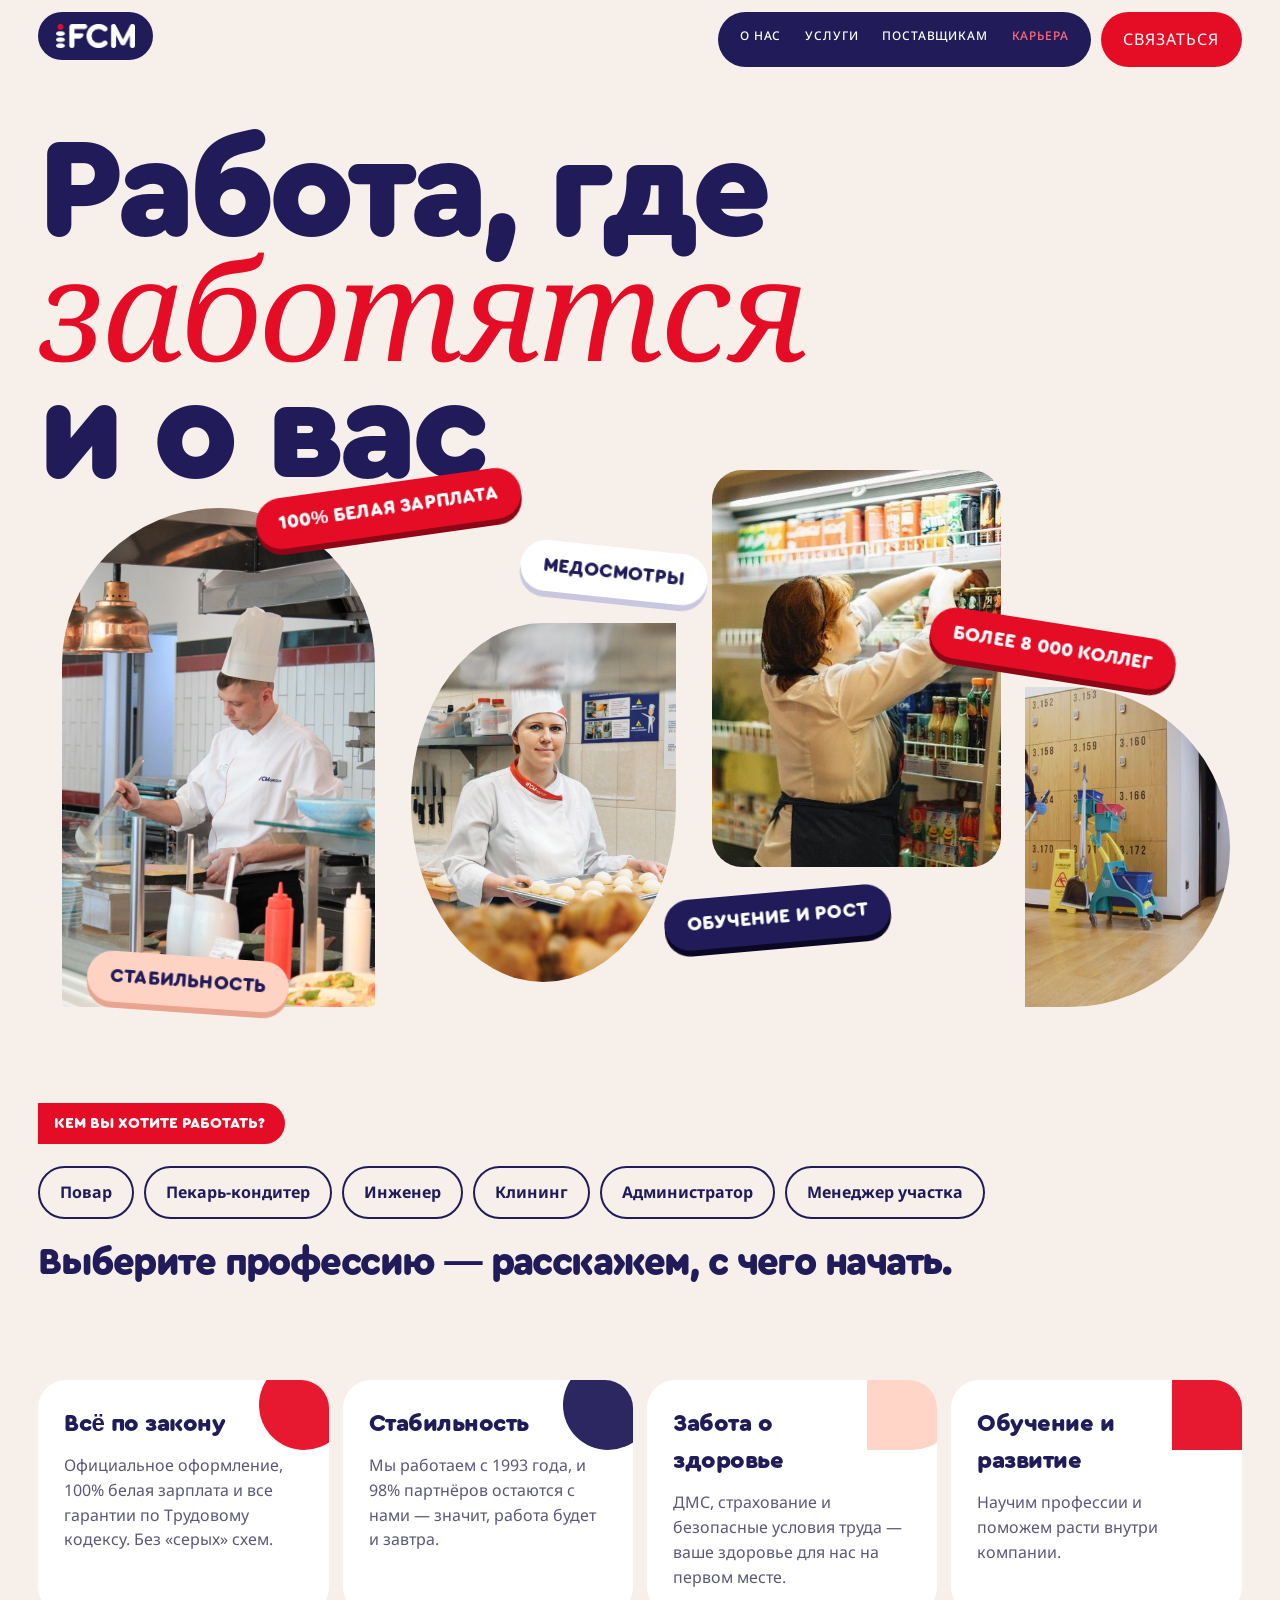
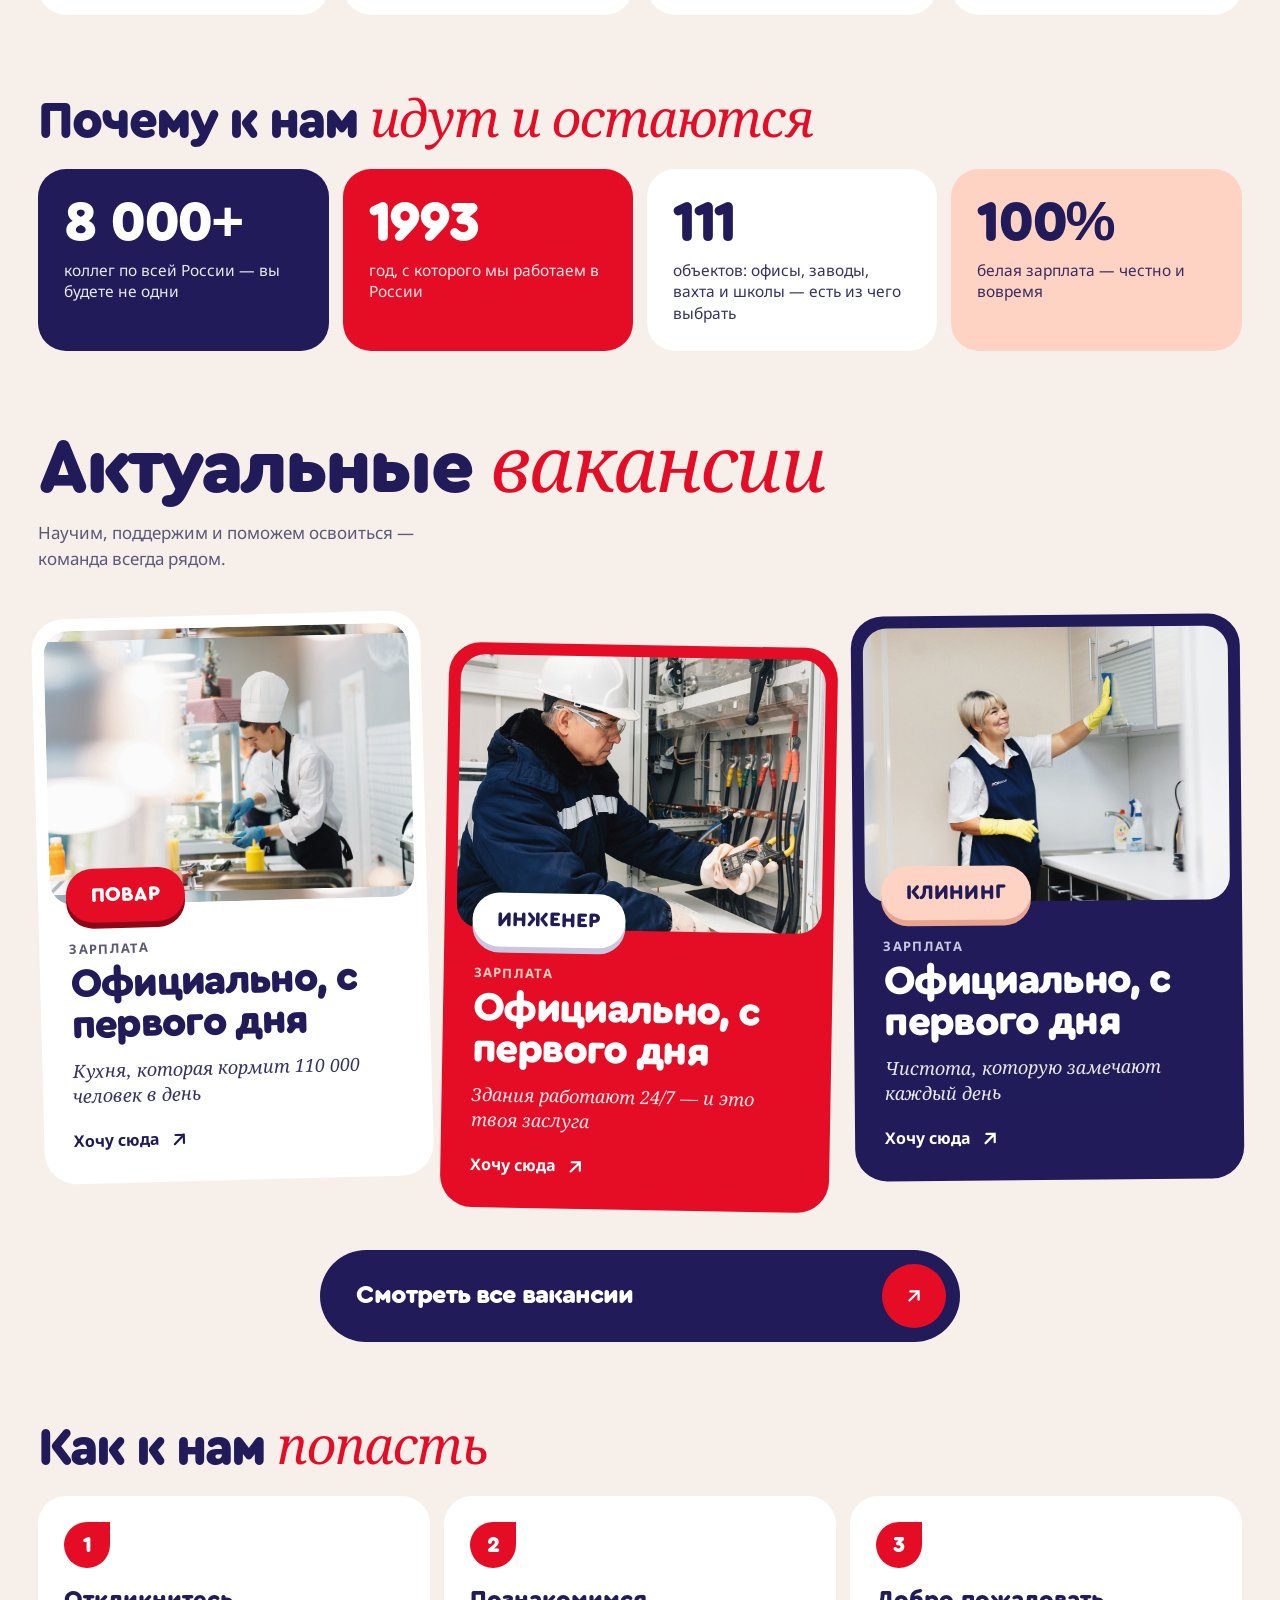
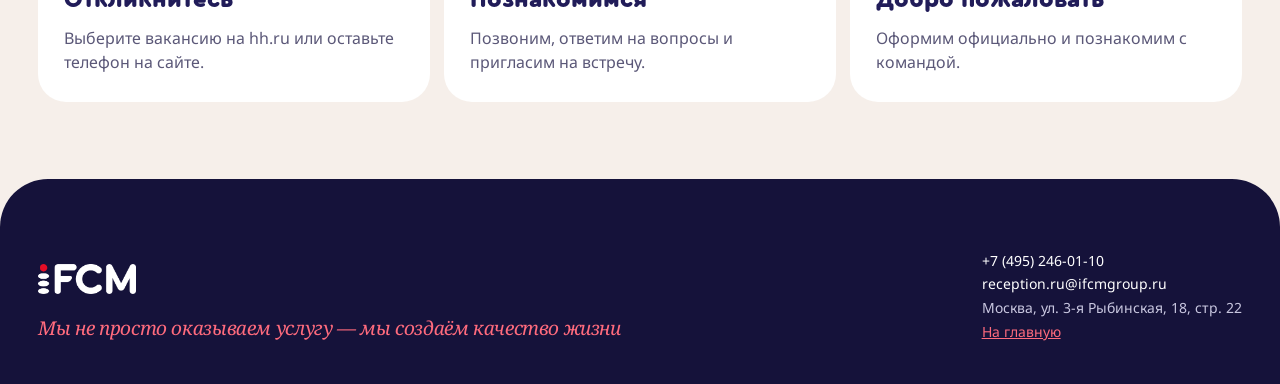
<file: career.html>
<!doctype html>
<html lang="ru">
<head>
<meta charset="utf-8">
<meta name="viewport" content="width=device-width,initial-scale=1,viewport-fit=cover">
<link rel="icon" type="image/png" sizes="32x32" href="assets/icon-32.png">
<link rel="icon" type="image/png" sizes="192x192" href="assets/icon-192.png">
<link rel="apple-touch-icon" href="assets/icon-180.png">
<meta name="description" content="Работа в iFCM GROUP: официальное трудоустройство, обучение, стабильность.">
<title>Карьера — iFCM GROUP</title>
<link rel="preconnect" href="https://fonts.googleapis.com">
<link rel="stylesheet" href="https://fonts.googleapis.com/css2?family=Noto+Sans:wght@400;500;700&family=Noto+Serif:ital,wght@1,400&display=swap">
<style>
/* Layout: витрина 5 внутренних страниц «Города заботы»; у каждой своя фишка из референсов (Burrito Madre, Units, брендбук-цепочка, Partake, R-O) */
@font-face{font-family:'Cera Round Pro';src:url(assets/CeraRoundPro-Black.otf) format('opentype');font-weight:900;font-display:swap}
:root{
  color-scheme:light;
  --navy:#211C59; --ink:#15123A; --red:#E50D26; --red-soft:#FF6B7D; --peach:#FFD3C4;
  --paper:#F6EFEA; --white:#FFFFFF; --muted:#5B5878; --line:#E2DCE6; --lilac:#C9C7E0; --sky:#2A2563;
  --display:'Cera Round Pro','Nunito','Arial Rounded MT Bold',sans-serif;
  --body:'Noto Sans',Arial,sans-serif; --serif:'Noto Serif',Georgia,serif;
  --gut:clamp(16px,3vw,40px);
}
*{box-sizing:border-box}
html{scroll-behavior:smooth}
body{margin:0;background:var(--paper);color:var(--ink);font-family:var(--body);font-size:16px;line-height:1.55;overflow-x:clip}
a{color:inherit}
:focus-visible{outline:2px solid var(--red);outline-offset:3px;border-radius:6px}
h1,h2,h3{text-wrap:balance;margin:0}
.d{font-family:var(--display);font-weight:900;letter-spacing:-.04em}
.s{font-family:var(--serif);font-style:italic;font-weight:400;letter-spacing:-.02em}
.lbl{font-size:12px;font-weight:500;letter-spacing:.07em;text-transform:uppercase}
.w{padding-inline:var(--gut)}
.wrap{max-width:1360px;margin-inline:auto}
.stk{display:inline-flex;align-items:center;justify-content:center;font-family:var(--display);font-weight:900;text-transform:uppercase;letter-spacing:.01em;border-radius:999px;white-space:nowrap;box-shadow:0 6px 0 var(--sh,#0E0B2B);padding:.55em 1.2em}
.stk.red{background:var(--red);color:#fff;--sh:#8E0716}.stk.navy{background:var(--navy);color:#fff;--sh:#0B0826}
.stk.white{background:#fff;color:var(--navy);--sh:#C9C7E0}.stk.peach{background:var(--peach);color:var(--navy);--sh:#E8A48E}
.plate{display:inline-flex;font-family:var(--display);font-weight:900;text-transform:uppercase;font-size:clamp(13px,1.2vw,17px);background:var(--red);color:#fff;padding:.55em 1.3em .55em 1em;border-radius:1.4em 999px 999px 0;align-self:flex-start}
.plate.navy{background:var(--navy)}.plate.white{background:#fff;color:var(--navy)}
.btn{display:inline-flex;align-items:center;justify-content:center;gap:10px;min-height:54px;padding:0 28px;border-radius:999px;border:0;background:var(--red);color:#fff;font:inherit;font-weight:700;text-decoration:none;cursor:pointer}
.btn.navy{background:var(--navy)}.btn.white{background:#fff;color:var(--navy)}
.sec{padding-block:clamp(70px,9vw,130px)}

.bdot{display:inline-block;flex:none;width:.5em;height:.5em;border-radius:50% 0 50% 50%;background:var(--red);align-self:center}
.arw{display:inline-block;vertical-align:middle}
/* ---------- верхняя панель витрины ---------- */
.bar{position:sticky;top:env(safe-area-inset-top,0px);z-index:50;display:flex;align-items:center;gap:12px;padding:12px var(--gut);background:rgba(246,239,234,.94);backdrop-filter:blur(10px);-webkit-backdrop-filter:blur(10px);border-bottom:1px solid var(--line);flex-wrap:wrap}
.bar .logo{background:var(--navy);border-radius:999px;padding:10px 16px;display:flex}
.bar .logo img{height:22px;width:auto;display:block}
.tabs{display:flex;gap:6px;overflow-x:auto;scrollbar-width:none;flex:1 1 auto;min-width:0}
.tabs::-webkit-scrollbar{display:none}
.tabs button{flex:none;border:0;cursor:pointer;font:inherit;font-weight:700;font-size:14px;padding:12px 18px;border-radius:999px;background:transparent;color:var(--navy);min-height:44px}
.tabs button[aria-selected="true"]{background:var(--navy);color:#fff}
.tabs button .ref{display:block;white-space:nowrap;font-weight:400;font-size:11px;opacity:.7;letter-spacing:.02em}
.page[hidden]{display:none}

/* ============ 1. О НАС — огромные буквы на фото (Burrito Madre) ============ */
.a-hero{position:relative;min-height:min(92svh,860px);overflow:hidden;padding-block:60px 40px;display:flex;align-items:flex-end}
.a-hero .ph{position:absolute;right:0;top:0;bottom:0;width:min(56%,860px);background-size:cover;background-position:50% 30%}
.a-hero .ph::after{content:"";position:absolute;inset:0;background:linear-gradient(90deg,var(--paper) 0%,rgba(246,239,234,0) 22%)}
.a-hero h1{position:relative;font-size:clamp(76px,15.5vw,250px);line-height:.8;color:var(--red);letter-spacing:-.055em}
.a-hero h1 span{display:block;animation:slideIn 1s cubic-bezier(.2,.8,.1,1) both}
.a-hero h1 span:nth-child(2){animation-delay:.1s;padding-left:.6em}.a-hero h1 span:nth-child(3){animation-delay:.2s}
@keyframes slideIn{from{transform:translateX(-14%);opacity:0}}
.a-hero .side{position:absolute;right:var(--gut);top:40px;max-width:320px;background:#fff;border-radius:24px;padding:20px;z-index:2;font-size:15px;color:var(--muted)}
.a-hero .side b{display:block;color:var(--navy);font-family:var(--display);font-size:20px;margin-bottom:6px}
.inl{display:inline-block;vertical-align:middle;width:1.9em;height:.9em;border-radius:999px;background-size:cover;background-position:center;position:relative;top:-.06em}
.inl.drop{width:.95em;border-radius:50% 0 50% 50%}
.manifest{font-size:clamp(32px,4.8vw,78px);line-height:1.04;color:var(--navy);max-width:1250px}
.manifest em{font-family:var(--serif);font-weight:400;color:var(--red)}
.trio{display:grid;grid-template-columns:repeat(auto-fit,minmax(min(100%,280px),1fr));gap:14px;margin-top:56px}
.trio div{border-top:2px solid var(--navy);padding-top:18px;display:flex;flex-direction:column;gap:10px}
.trio b{font-family:var(--display);font-size:24px;color:var(--navy);letter-spacing:-.02em}
.trio p{margin:0;color:var(--muted)}
.mission{background:var(--navy);color:#fff;overflow:hidden}
.mis{display:flex;flex-wrap:wrap;gap:clamp(28px,5vw,80px);align-items:center;position:relative}
.mis-drop{flex:none;width:clamp(200px,28vw,380px);aspect-ratio:1;max-width:100%;background:var(--red);border-radius:50% 0 50% 50%;display:flex;align-items:center;justify-content:center}
.mis-drop span{color:#fff;font-size:clamp(34px,4.4vw,62px)}
.mission .mis p{flex:1 1 380px;margin:0;min-width:0}
.mis-shapes{position:absolute;right:0;top:-30px;display:flex;gap:10px}
.mis-shapes span{width:clamp(36px,4vw,64px);aspect-ratio:1;border-radius:50%;background:var(--red)}
.mis-shapes span:nth-child(2){background:transparent;border:1.5px solid rgba(255,255,255,.6)}
.mis-shapes span:nth-child(3){border-radius:50% 50% 0 50%}
.fillword-unused{font-size:clamp(90px,21vw,360px);line-height:.8;letter-spacing:-.06em;color:transparent;background-size:cover;background-position:center 30%;-webkit-background-clip:text;background-clip:text;-webkit-text-stroke:0}
.mission p{font-size:clamp(22px,2.6vw,40px);line-height:1.2;max-width:900px;margin:30px 0 0}
.mission p em{font-family:var(--serif);color:var(--red-soft)}
.vstack{display:flex;flex-direction:column;gap:22px}
.vcard{position:sticky;border-radius:40px;padding:clamp(28px,4vw,56px);min-height:min(440px,64svh);display:flex;flex-wrap:wrap;gap:24px;justify-content:space-between;align-items:flex-end;box-shadow:0 -24px 60px rgba(21,18,58,.14);overflow:hidden}
.vcard h3{font-family:var(--display);font-size:clamp(46px,7vw,110px);line-height:.88;letter-spacing:-.045em;flex:1 1 420px}
.vcard p{margin:0;flex:1 1 320px;max-width:460px;font-size:18px}
.vcard .stk{position:absolute;top:28px;right:28px;transform:rotate(6deg);font-size:14px}
.safety{display:flex;flex-wrap:wrap;gap:40px;align-items:center}
.zero{font-size:clamp(200px,32vw,520px);line-height:.75;color:var(--red);flex:0 0 auto}
.badge{position:relative;width:170px;height:170px;border-radius:50%;background:var(--navy);color:#fff;display:flex;align-items:center;justify-content:center;flex:none}
.badge svg{position:absolute;inset:0;animation:spin 18s linear infinite}
@keyframes spin{to{transform:rotate(360deg)}}
.docgrid{display:grid;grid-template-columns:repeat(auto-fill,minmax(min(100%,300px),1fr));gap:12px}
.docgrid a{min-height:150px;border-radius:24px;padding:22px;display:flex;flex-direction:column;justify-content:space-between;text-decoration:none;font-weight:700;color:#fff;transition:transform .3s}
.docgrid a:hover{transform:translateY(-6px) rotate(-1deg)}
.docgrid a span:first-child{display:flex;justify-content:space-between;font-family:var(--display);font-size:20px}

/* ============ 2. УСЛУГИ — цветные плитки-индекс + падающие наклейки (Units + Partake) ============ */
.s-head{padding-block:60px 30px;display:flex;flex-wrap:wrap;gap:24px;justify-content:space-between;align-items:flex-end}
.s-head h1{font-size:clamp(56px,10vw,170px);line-height:.84;color:var(--navy)}
.s-head h1 .s{color:var(--red)}
.s-ui{display:flex;flex-wrap:wrap;gap:14px;align-items:stretch}
.s-idx{flex:0 0 280px;display:flex;flex-direction:column;gap:12px}
.s-idx button{border:0;cursor:pointer;text-align:left;border-radius:22px;padding:18px 20px;min-height:120px;display:flex;flex-direction:column;justify-content:space-between;font:inherit;color:#fff;transition:transform .3s,box-shadow .3s}
.s-idx button .n{display:flex;justify-content:space-between;font-family:var(--display);font-weight:900;font-size:22px}
.s-idx button b{font-size:17px;line-height:1.2}
.s-idx button[aria-pressed="true"]{transform:translateX(10px);box-shadow:-10px 0 0 var(--ink)}
.ubands{margin-top:clamp(20px,3vw,40px)}
/* О нас — вариант 4: фото в капле, текст под экраном */
.a-hero{min-height:min(90svh,860px);padding-block:30px 10px;align-items:flex-end}
.a-hero .ph{top:30px;bottom:30px;right:var(--gut);width:min(50%,720px);border-radius:50% 0 50% 50%;background-position:50% 20%}
.a-hero .ph::after{display:none}
.a-hero h1{z-index:3;color:var(--navy);font-size:clamp(90px,17.5vw,290px);line-height:.8;letter-spacing:-.06em}
.a-hero h1 span:nth-child(2){padding-left:.5em}
.a-hero h1 span:nth-child(3){color:var(--red)}
.a-side{padding-block:clamp(30px,4vw,60px)}
.side2{display:grid;grid-template-columns:minmax(0,.7fr) minmax(0,2fr);gap:clamp(16px,4vw,60px);align-items:baseline;border-top:2px solid var(--navy);padding-top:24px;color:var(--ink);font-size:clamp(22px,2.4vw,34px);line-height:1.35}
.side2 b{font-family:var(--display);font-weight:900;color:var(--red);font-size:clamp(28px,3vw,44px);letter-spacing:-.02em}
.ub{position:relative;overflow:hidden;padding:clamp(44px,6vw,90px) var(--gut)}
.ub.dk{background:#1B1650;color:#fff}.ub.lt{background:#FFF4EE;color:var(--navy)}
.ub::before,.ub::after{content:"";position:absolute;pointer-events:none}
.ub::before{width:clamp(200px,28vw,420px);height:clamp(200px,28vw,420px);right:-6%;top:-18%;border-radius:50% 0 50% 50%;background:var(--red)}
.ub::after{width:clamp(110px,14vw,220px);height:clamp(110px,14vw,220px);left:-3%;bottom:-12%;border-radius:50%;background:#3A3480}
.ub.rev::before{right:auto;left:-6%;border-radius:0 50% 50% 50%}
.ub.rev::after{left:auto;right:-3%;background:var(--red);border-radius:999px 999px 0 0}
.ub-in{position:relative;z-index:1;max-width:1360px;margin:0 auto;display:grid;grid-template-columns:minmax(0,1.1fr) minmax(0,.9fr);gap:clamp(28px,5vw,80px);align-items:center}
.ub.rev .ub-pic{order:-1}
.ub-n{display:block;font-size:clamp(44px,5vw,72px);line-height:1;letter-spacing:-.03em;color:var(--red)}.ub.dk .ub-n{color:#FF5A6E}
.ub h2{font-size:clamp(40px,5.6vw,84px);line-height:.9;margin:12px 0 18px}
.ub h2 .s{font-size:.9em}.ub.dk h2 .s{color:var(--peach)}.ub.lt h2 .s{color:var(--red)}
.ub-l{font-size:17px;margin:0 0 22px;max-width:520px;opacity:.9}
.ub ul{list-style:none;margin:0 0 28px;padding:0;columns:2;column-gap:28px;max-width:600px}
.ub li{break-inside:avoid;position:relative;padding:9px 0 9px 22px;border-top:1px solid rgba(255,255,255,.18);font-size:15.5px}
.ub.lt li{border-color:rgba(33,28,89,.12)}
.ub li::before{content:"";position:absolute;left:0;top:17px;width:10px;height:10px;border-radius:50% 0 50% 50%;background:var(--red)}.ub.dk li::before{background:#FF5A6E}
.ub-cta{display:inline-flex;align-items:center;gap:10px;padding:15px 26px;border-radius:999px;font-weight:700;text-decoration:none;background:var(--red);color:#fff;box-shadow:0 5px 0 #8E0716}
.ub-pic{position:relative}
.ub-ph{width:100%;max-width:520px;margin-inline:auto;background-size:cover}
.ub-pic .stk{position:absolute;left:4%;bottom:8%;font-size:clamp(16px,1.7vw,24px);transform:rotate(-4deg)}
.ub.rev .ub-pic .stk{left:auto;right:4%;transform:rotate(4deg)}
@media (max-width:820px){.ub-in{grid-template-columns:1fr}.ub-pic,.ub.rev .ub-pic{order:-1}.ub-ph{max-width:340px}.ub ul{column-gap:16px}.ub li{font-size:14px;padding:8px 0 8px 18px}.ub li::before{width:8px;height:8px;top:15px}.ub h2{font-size:clamp(38px,11vw,60px)}}
@media (max-width:360px){.ub li{font-size:13px}}
/* О нас: карточка не на лице */
.a-hero .side{top:auto;bottom:36px;right:var(--gut);max-width:300px}
.s-stage{flex:1 1 640px;min-width:0;position:relative;border-radius:36px;overflow:hidden;min-height:620px;background:var(--ink)}
.s-stage .ph{position:absolute;inset:0;background-size:cover;background-position:center;transition:opacity .5s}
.s-stage .sh{position:absolute;inset:0;background:linear-gradient(180deg,rgba(21,18,58,.1) 30%,rgba(21,18,58,.9))}
.s-stage .tx{position:absolute;left:0;right:0;bottom:0;padding:clamp(22px,3vw,40px);color:#fff;display:flex;flex-direction:column;gap:14px}
.s-stage h2{font-size:clamp(34px,4.4vw,64px);line-height:.92}
.s-stage p{margin:0;max-width:560px;color:#E3E1F3}
.drops{position:absolute;inset:0 0 40% 0;pointer-events:none}
.drops .stk{position:absolute;font-size:clamp(12px,1.1vw,15px);animation:drop .7s cubic-bezier(.3,1.4,.5,1) both;pointer-events:auto;cursor:default;transition:transform .2s}
.drops .stk:hover{transform:rotate(0) scale(1.08) !important}
@keyframes drop{from{opacity:0;translate:0 -140px}}
.marq{overflow:hidden;padding-block:50px}
.marq div{display:flex;gap:44px;width:max-content;animation:mq 40s linear infinite;font-size:clamp(46px,7vw,110px);line-height:1;color:var(--navy)}
.marq .out{color:transparent;-webkit-text-stroke:2px var(--navy)}
@keyframes mq{to{transform:translateX(-50%)}}

/* ============ 3. ПОСТАВЩИКАМ — фирменная «цепочка» (брендбук) ============ */
.p-hero{background:var(--navy);color:#fff;padding-block:70px 60px;overflow:hidden}
.p-hero h1{font-size:clamp(52px,9vw,150px);line-height:.86}
.p-hero h1 .s{color:var(--red-soft)}
#chain{display:block;width:100%;height:clamp(70px,9vw,120px);margin-top:40px}
.chk-wrap{display:flex;flex-wrap:wrap;gap:clamp(24px,4vw,60px);align-items:flex-start}
.chk-l{flex:1 1 380px;position:sticky;top:90px;display:flex;flex-direction:column;gap:18px}
.chk-l h2{font-size:clamp(40px,5vw,76px);line-height:.9;color:var(--navy)}
.prog{display:flex;gap:6px;flex-wrap:wrap}
.prog i{width:clamp(26px,3vw,40px);height:clamp(26px,3vw,40px);background:#E7E1EC;transition:background .3s,border-radius .3s}
.prog i:nth-child(3n+1){border-radius:50%}.prog i:nth-child(3n+2){border-radius:50% 0 50% 50%}.prog i:nth-child(3n){border-radius:0 50% 50% 0}
.prog i.on{background:var(--red)}.prog i.on:nth-child(even){background:var(--navy)}
.chk-r{flex:1.4 1 520px;min-width:0;display:flex;flex-direction:column;gap:10px}
.doc{display:flex;align-items:center;gap:16px;background:#fff;border-radius:22px;padding:14px 16px 14px 20px;min-height:72px}
.doc input{width:24px;height:24px;accent-color:var(--red);flex:none}
.doc label{flex:1;font-weight:500;color:var(--navy);cursor:pointer}
.doc a{flex:none;width:44px;height:44px;border-radius:50%;background:var(--paper);display:flex;align-items:center;justify-content:center;color:var(--navy)}
.doc.done{background:var(--peach)}
.rules{display:grid;grid-template-columns:repeat(auto-fit,minmax(min(100%,250px),1fr));gap:14px}
.rule{border-radius:28px;padding:26px;min-height:240px;display:flex;flex-direction:column;justify-content:space-between;gap:16px}
.rule b{font-family:var(--display);font-size:26px;line-height:1;letter-spacing:-.02em}

/* ============ 4. КАРЬЕРА — коллаж и наклейки (Partake) ============ */
.c-hero{position:relative;padding-block:50px 80px;overflow:hidden}
.c-hero h1{font-size:clamp(60px,11vw,190px);line-height:.82;color:var(--navy);position:relative;z-index:3}
.c-hero h1 .s{color:var(--red)}
.collage{position:relative;height:clamp(420px,52vw,640px);margin-top:-60px}
.collage .ph{position:absolute;background-size:cover;background-position:center 25%}
.collage .p1{left:2%;top:12%;width:26%;height:78%;border-radius:999px 999px 30px 30px}
.collage .p2{left:31%;top:30%;width:22%;height:56%;border-radius:50% 0 50% 50%}
.collage .p3{left:56%;top:6%;width:24%;height:62%;border-radius:30px}
.collage .p4{left:82%;top:40%;width:17%;height:50%;border-radius:0 999px 999px 0}
.collage .stk{position:absolute;z-index:4;font-size:clamp(13px,1.5vw,22px);animation:pop .6s cubic-bezier(.3,1.5,.5,1) both;transition:transform .2s}
.collage .stk:hover{transform:rotate(0) scale(1.1) !important}
@keyframes pop{from{opacity:0;transform:scale(.3) rotate(-30deg)}}
.stk-row{display:none}
.prof{display:flex;flex-wrap:wrap;gap:10px}
.prof button{border:2px solid var(--navy);background:transparent;color:var(--navy);border-radius:999px;padding:12px 20px;font:inherit;font-weight:700;cursor:pointer;min-height:48px}
.prof button[aria-pressed="true"]{background:var(--navy);color:#fff}
.qs{display:grid;grid-template-columns:repeat(auto-fit,minmax(min(100%,300px),1fr));gap:18px}
.q{border-radius:32px;padding:30px;display:flex;flex-direction:column;gap:18px;transition:transform .35s}
.q:nth-child(1){transform:rotate(-1.5deg)}.q:nth-child(2){transform:rotate(1deg) translateY(30px)}.q:nth-child(3){transform:rotate(-.5deg)}
.q:hover{transform:rotate(0) translateY(-6px)}
.q blockquote{margin:0;font-family:var(--serif);font-style:italic;font-size:clamp(19px,1.6vw,23px);line-height:1.4}
.perks{display:grid;grid-template-columns:repeat(auto-fit,minmax(min(100%,240px),1fr));gap:14px}
.perk{background:#fff;border-radius:28px;padding:26px;display:flex;flex-direction:column;gap:10px;position:relative;overflow:hidden}
.perk .sh{position:absolute;right:-20px;top:-20px;width:90px;height:90px;opacity:.95}
.perk b{font-family:var(--display);font-size:24px;color:var(--navy);letter-spacing:-.02em;position:relative;max-width:75%}
.perk p{margin:0;color:var(--muted);position:relative}

/* ============ 5. КОНТАКТЫ — 3D-квартал с офисом (R-O) + форма-плашки (Units) ============ */
.k-hero{position:relative;height:min(84svh,760px);min-height:520px;overflow:hidden;color:#fff;touch-action:pan-y}
#mini{position:absolute;inset:0;width:100%;height:100%;display:block;cursor:grab}
.k-hero .in{position:relative;height:100%;display:flex;flex-direction:column;justify-content:flex-end;padding-block:30px 44px;pointer-events:none}
.k-hero h1{font-size:clamp(60px,9.5vw,150px);line-height:.82;text-shadow:0 6px 40px rgba(21,18,58,.35)}
.pin{position:absolute;z-index:3;transform:translate(-50%,-100%);pointer-events:none}
.pin .stk{font-size:13px}
.k-row{display:flex;flex-wrap:wrap;gap:12px;margin-top:24px;position:relative;z-index:4}
.k-red{flex:1 1 360px;background:var(--red);color:#fff;border-radius:999px;display:flex;align-items:center;justify-content:center;min-height:96px;font-size:clamp(22px,2.4vw,34px);padding:0 28px;text-align:center}
.k-form{flex:2 1 460px;min-width:0;background:var(--peach);border-radius:999px;display:flex;align-items:center;gap:10px;padding:8px 8px 8px 28px;min-height:96px}
.k-form input{flex:1;min-width:0;border:0;background:transparent;font:inherit;font-size:20px;color:var(--ink);min-height:60px}
.k-form input::placeholder{color:#8E6A5E}
.k-form button{flex:none;width:80px;height:80px;border-radius:24px;border:0;background:var(--ink);color:#fff;cursor:pointer;display:flex;align-items:center;justify-content:center}
.topics{display:flex;flex-wrap:wrap;gap:10px;margin-top:18px}
.topics button{border:0;border-radius:999px;padding:12px 18px;font:inherit;font-weight:700;cursor:pointer;background:#fff;color:var(--navy);min-height:46px}
.topics button[aria-pressed="true"]{background:var(--navy);color:#fff}
.drag-hint{display:inline-flex;align-items:center;justify-content:center;width:52px;height:52px;margin-bottom:16px;background:rgba(21,18,58,.55);border-radius:50%;animation:sway 2.4s ease-in-out infinite;transition:opacity .5s}
.drag-hint.off{opacity:0}
@keyframes sway{0%,100%{transform:translateX(0)}50%{transform:translateX(8px)}}
@media (min-width:900px){.k-hero{height:min(84svh,780px)}.k-hero .in{padding-block:30px 70px}}
.k-grid{display:flex;flex-wrap:wrap;gap:16px;margin-top:-40px;position:relative;z-index:4;align-items:flex-start}
.k-quick{flex:1 1 320px;min-width:0;display:flex;flex-direction:column;gap:12px;padding-top:56px}
.k-btn{display:flex;flex-direction:column;gap:6px;border-radius:28px;padding:22px 24px;text-decoration:none;box-shadow:0 10px 30px rgba(21,18,58,.08)}
.k-btn b{font-size:clamp(22px,2.4vw,30px);line-height:1.1}
.k-card{flex:1.6 1 440px;min-width:0;background:#fff;border-radius:36px;padding:clamp(22px,3vw,40px);display:flex;flex-direction:column;gap:18px;box-shadow:0 20px 60px rgba(21,18,58,.12)}
.k-card h2{font-size:clamp(30px,3.4vw,48px);line-height:1;color:var(--navy)}
.k-card .topics{margin:0}
.k-card .topics button{background:var(--paper)}
.k-card .topics button[aria-pressed="true"]{background:var(--navy);color:#fff}
.k-fields{display:grid;grid-template-columns:repeat(2,minmax(0,1fr));gap:14px}
.k-fields label{display:flex;flex-direction:column;gap:6px;font-weight:500;font-size:14px;color:var(--navy);min-width:0}
.k-fields .full{grid-column:1/-1}
.k-fields input,.k-fields textarea{font:inherit;font-size:16px;min-height:54px;padding:12px 16px;border-radius:16px;border:1.5px solid #DCD6E4;background:#fff;color:var(--ink);width:100%}
.k-fields textarea{min-height:110px;resize:vertical}
.k-chk{display:flex;gap:10px;align-items:flex-start;font-size:14px;color:var(--muted)}
.k-chk input{width:20px;height:20px;flex:none;accent-color:var(--red)}
@media (max-width:600px){.k-fields{grid-template-columns:minmax(0,1fr)}.k-grid{margin-top:0}.k-quick{padding-top:24px}}
.kinfo{display:grid;grid-template-columns:repeat(auto-fit,minmax(min(100%,260px),1fr));gap:14px}
.kinfo>div{border-radius:28px;padding:26px;min-height:180px;display:flex;flex-direction:column;justify-content:space-between;gap:12px}
.ok{min-height:22px;color:var(--red);margin-top:10px;font-size:15px}

/* подвал витрины */
.foot{background:var(--ink);color:#fff;border-radius:48px 48px 0 0;padding-block:70px 40px;margin-top:80px}
.foot .row{display:flex;flex-wrap:wrap;gap:30px;justify-content:space-between;align-items:flex-end}

@media (max-width:600px){.tabs button .ref{display:none}.tabs button{padding:10px 14px}}
@media (max-width:900px){
  .s-idx{flex:1 1 100%;flex-direction:row;overflow-x:auto}
  .s-idx button{flex:0 0 200px;min-height:110px}
  .s-idx button[aria-pressed="true"]{transform:translateY(-6px);box-shadow:0 6px 0 var(--ink)}
  .s-stage{min-height:0;display:flex;flex-direction:column}
  .s-stage .sh{background:rgba(21,18,58,.72)}
  .drops{position:relative;inset:auto;display:flex;flex-wrap:wrap;gap:12px;padding:22px 20px 6px}
  .drops .stk{position:static;transform:none !important}
  .s-stage .tx{position:relative}
  .mis-shapes{display:none}
  .chk-l{position:static}
  .collage{height:clamp(500px,124vw,780px);margin-top:16px;margin-bottom:clamp(-110px,-15vw,-70px)}
  .collage .p1{left:0;top:5%;width:47%;height:60%}.collage .p2{left:51%;top:5%;width:49%;height:30%;background-position:center 15%}
  .collage .p3{left:51%;top:42%;width:49%;height:36%;background-position:center 20%}.collage .p4{display:none}
  .q:nth-child(2){transform:none}
  .collage .stk{font-size:clamp(12px,3.4vw,18px)}
  .collage .stk:nth-of-type(1){left:2% !important;top:1% !important;transform:rotate(-6deg) !important}
  .collage .stk:nth-of-type(2){left:60% !important;top:1.5% !important;transform:rotate(6deg) !important}
  .collage .stk:nth-of-type(5){left:56% !important;top:36.5% !important;transform:rotate(-5deg) !important}
  .collage .stk:nth-of-type(4){left:5% !important;top:61% !important;transform:rotate(4deg) !important}
  .collage .stk:nth-of-type(3){left:46% !important;top:74% !important;transform:rotate(-3deg) !important}
}
/* О нас: раскладка «как на компьютере» до 560px */
@media (max-width:900px) and (min-width:561px){
  .a-hero{min-height:min(80svh,640px);padding-block:40px 30px}
  .a-hero .ph{width:52%}
  .a-hero h1{font-size:clamp(70px,15vw,130px)}
}
@media (max-width:560px){
  .a-hero{flex-direction:column;align-items:stretch;min-height:0;padding-block:0 30px;gap:22px}
  .a-hero .ph{position:relative;width:auto;height:min(64vw,360px);margin-inline:calc(-1*var(--gut));order:0}
  .a-hero .ph::after{display:none}
  .a-hero h1{order:1;font-size:clamp(64px,19vw,120px)}
  .a-hero .side{position:relative;right:auto;top:auto;bottom:auto;order:2;max-width:none}
}
@media (max-width:560px){.a-hero .ph{top:auto;bottom:auto;right:auto;width:auto;border-radius:0 0 50% 50%;height:min(90vw,380px)}.side2{grid-template-columns:1fr;gap:10px;font-size:21px}}
@media (prefers-reduced-motion:reduce){*{animation:none !important;transition:none !important}}
.k-office{display:none}
.dh-b i{display:none}
@media (min-width:900px){.k-hero .in .wrap{height:100%;display:flex;flex-direction:column;justify-content:space-between;padding-top:44px}
.k-office{display:flex;flex-direction:column;align-items:flex-start;gap:10px;max-width:470px;pointer-events:auto;background:rgba(21,18,58,.42);border:1.5px solid rgba(255,255,255,.22);backdrop-filter:blur(10px);-webkit-backdrop-filter:blur(10px);border-radius:30px;padding:24px 26px 26px}
.k-office .lbl{color:var(--lilac,#C9C7E0)}.k-office b{font-size:26px;line-height:1.15;color:#fff}.k-office .k-bc{color:var(--lilac,#C9C7E0);margin-bottom:8px}
.k-info-sec{display:none}
.dh-b{position:absolute;right:max(40px,calc((100vw - 1360px)/2 + 40px));bottom:150px;margin:0;width:auto;height:auto;padding:12px 18px 12px 14px;gap:10px;border-radius:999px;background:rgba(21,18,58,.6);color:#fff;z-index:3}
.dh-b i{display:inline;font-style:normal;font-weight:700;font-size:14px}}
@media (max-width:899px){.dh-b{position:absolute;right:16px;top:16px;margin:0}}
@media (min-width:900px) and (max-width:1200px){.k-office{max-width:400px;padding:20px 22px 22px}.k-office b{font-size:21px}}

/* Контакты v3 */
.k2{gap:6px;max-width:520px;background:linear-gradient(160deg,rgba(33,28,89,.94),rgba(27,22,80,.8))!important;border:1px solid rgba(255,255,255,.14)!important;box-shadow:0 30px 80px rgba(10,8,40,.45);backdrop-filter:none!important;-webkit-backdrop-filter:none!important;border-radius:32px!important;padding:30px 32px!important;color:#fff}
.k2 a,.k-mob a{color:#fff;text-decoration:none}
.k2-tag{display:inline-flex;align-items:center;gap:10px;font-size:12px;letter-spacing:.12em;text-transform:uppercase;color:#C9C7E0;margin-bottom:10px}.k2-tag i{width:9px;height:9px;border-radius:50%;background:var(--red);box-shadow:0 0 0 4px rgba(229,13,38,.3),0 0 18px 4px rgba(229,13,38,.6)}
.k2-phone b{display:block;font-size:40px;line-height:1.05}
.k2-mail{font-size:20px;font-weight:700;opacity:.95;margin-bottom:10px;word-break:break-word}
.k2-addr{display:flex;flex-direction:column;align-items:flex-start;gap:12px;padding-top:14px;border-top:1px solid rgba(255,255,255,.22);width:100%;color:#E6E1F2;font-size:15px;line-height:1.45}
.k2-addr .btn.white{color:var(--navy)}
.k2-btns{display:flex;gap:10px;flex-wrap:wrap}.k2-btns .ghost{border:1.5px solid rgba(255,255,255,.45);border-radius:999px;padding:13px 20px;font-weight:700;font-size:15px}.k2-btns .ghost:hover{background:#fff;color:var(--navy)}
@media (min-width:900px){.k-hero{height:auto!important;min-height:min(84svh,780px)}.k-hero .in{height:auto!important;min-height:inherit}.k-hero .in .wrap{gap:44px;padding-bottom:40px}}
.dh-b{width:60px!important;height:60px!important;padding:0!important;justify-content:center}
.k-grid{display:block!important;margin-top:-40px}
.k-card{display:grid!important;grid-template-columns:minmax(0,.85fr) minmax(0,1.15fr);gap:56px;padding:clamp(28px,4vw,56px)!important;position:relative;z-index:4}
.k-left{display:flex;flex-direction:column;gap:18px}.k-left h2{font-size:clamp(34px,4vw,60px)!important}
.k-plate{font-size:14px;align-self:flex-start}
.k-sub{margin:0;color:var(--muted);font-size:17px;line-height:1.5;max-width:420px}
.k-left .topics{flex-direction:column;align-items:flex-start}
.k-left .topics button{font-size:17px;padding:14px 22px}
.k-right{display:flex;flex-direction:column;gap:18px}
.k-h2{font-size:clamp(34px,4vw,60px);color:var(--navy);margin:0 0 28px}
.k-mapbox{position:relative;height:clamp(300px,40vw,480px);border-radius:36px;overflow:hidden;background:#EDE6F0;box-shadow:0 20px 60px rgba(21,18,58,.1)}
.k-mapbox iframe{position:absolute;inset:0;width:100%;height:100%;border:0}
.k-mob,.k-sticky{display:none}
@media (max-width:899px){.k-grid{margin-top:0}.k-card{grid-template-columns:minmax(0,1fr);gap:28px;margin-top:16px}.k-left .topics{flex-direction:row}
.k-mob{display:flex;flex-direction:column;gap:6px;background:var(--navy);color:#fff;border-radius:30px;padding:24px;margin-top:-30px;position:relative;z-index:4;box-shadow:0 20px 50px rgba(21,18,58,.25)}.k-mob .k2-phone b{font-size:32px}}
@media (max-width:700px){.k-sticky{display:flex;position:fixed;left:12px;right:12px;bottom:calc(12px + env(safe-area-inset-bottom));z-index:50;gap:8px;opacity:0;transform:translateY(20px);pointer-events:none;transition:opacity .3s,transform .3s}.k-sticky.on{opacity:1;transform:none;pointer-events:auto}.k-sticky a{flex:1;text-align:center;color:#fff;text-decoration:none;font-weight:700;border-radius:999px;padding:16px;box-shadow:0 10px 30px rgba(21,18,58,.3)}}

/* Карьера: вакансии */
.vq-head{display:flex;flex-wrap:wrap;align-items:flex-end;justify-content:space-between;gap:16px 40px;margin-bottom:44px;scroll-margin-top:100px}
.vq-h{margin:0;font-size:clamp(44px,6vw,92px);line-height:.92;color:var(--navy)}.vq-h .s{color:var(--red);font-weight:400}
.vq-sub{margin:0;max-width:380px;color:var(--muted);font-size:17px;line-height:1.5}
a.vq{text-decoration:none;padding:12px;gap:0;overflow:hidden}
a.vq:hover{transform:rotate(0) translateY(-6px)!important;box-shadow:0 24px 50px rgba(21,18,58,.2)}
a.vq:hover .vq-ph{background-size:112%}
.vq-ph{position:relative;display:block;aspect-ratio:4/3;border-radius:24px;background-size:104%;background-position:center;transition:background-size .5s}
.vq-pill{position:absolute;left:16px;bottom:-18px;font-size:clamp(18px,1.6vw,22px)}
.vq-bd{display:flex;flex-direction:column;gap:6px;padding:34px 18px 18px}
.vq-from{font-size:13px;letter-spacing:.1em;text-transform:uppercase;font-weight:700}
.vq-sal{font-size:clamp(34px,3.2vw,50px);line-height:1}
.vq-hook{font-family:var(--serif);font-style:italic;font-size:18px;line-height:1.4;margin-top:6px;opacity:.9}
.vq-go{display:inline-flex;align-items:center;gap:8px;font-weight:700;font-size:16px;margin-top:14px}
.vq-all{margin:70px auto 0;max-width:640px;display:flex;align-items:center;justify-content:space-between;gap:20px;background:var(--navy);color:#fff;text-decoration:none;border-radius:999px;padding:14px 14px 14px 36px;transition:background .25s}
.vq-all:hover{background:var(--red)}
.vq-all b{font-size:clamp(20px,2vw,28px)}
.vq-all i{flex:none;width:64px;height:64px;border-radius:50%;background:var(--red);display:flex;align-items:center;justify-content:center;transition:background .25s}.vq-all:hover i{background:var(--navy)}
@media (max-width:700px){.vq-all{margin-top:40px;padding-left:24px}.vq-all i{width:52px;height:52px}}

/* Отрасли, переключатель услуг, вопросы, слоган */
.seg-tabs{display:flex;flex-wrap:wrap;gap:14px 12px;padding-block:6px 10px}
.seg-tabs .stk{border:0;cursor:pointer;font-size:clamp(14px,1.4vw,18px);transition:transform .2s,opacity .2s;opacity:.55}
.seg-tabs .stk:nth-child(odd){transform:rotate(-2deg)}.seg-tabs .stk:nth-child(even){transform:rotate(2deg)}
.seg-tabs .stk[aria-pressed=true]{opacity:1;transform:rotate(0) scale(1.06)}
.seg-b[hidden]{display:none}
.todo{display:inline-block;border:1.5px dashed #C9A9B6;color:#8C6A79;background:#fff;border-radius:10px;padding:3px 9px;font-size:13px;font-weight:500}
.cz{position:relative;z-index:1;max-width:1360px;margin:clamp(30px,4vw,56px) auto 0;display:grid;grid-template-columns:auto minmax(0,1fr);gap:clamp(20px,3vw,48px);align-items:center;border-radius:36px;padding:clamp(24px,3vw,40px) clamp(24px,4vw,56px);background:#fff;color:var(--navy)}
.ub.lt .cz{background:var(--navy);color:#fff}
.cz-n{font-size:clamp(64px,8vw,128px);line-height:.85;color:var(--red);white-space:nowrap;letter-spacing:-.02em}
.ub.lt .cz-n{color:#FF5A6E}
.cz-t{display:flex;flex-direction:column;gap:8px;align-items:flex-start}
.cz-tag{font-size:12.5px;letter-spacing:.1em;text-transform:uppercase;font-weight:700;opacity:.6}
.cz-t b{font-size:clamp(20px,2vw,28px);line-height:1.15;max-width:620px}
.cz-t p{margin:0;opacity:.7;font-size:15.5px;max-width:560px;line-height:1.45}
.ind-facts{display:flex;gap:clamp(24px,5vw,72px);flex-wrap:wrap;padding-block:4px 22px}
.ind-facts div{display:flex;flex-direction:column;gap:2px}.ind-facts b{font-size:clamp(34px,3.6vw,52px);line-height:1;color:var(--red)}.ind-facts span{color:var(--muted);font-size:15px}
@media (max-width:700px){.cz{grid-template-columns:minmax(0,1fr);gap:10px}}
.vsw{display:flex;gap:8px;padding-top:34px}
.vsw a{font-family:var(--display);font-weight:900;text-transform:uppercase;font-size:15px;letter-spacing:.01em;text-decoration:none;color:var(--navy);background:#fff;border-radius:999px;padding:13px 22px;box-shadow:0 5px 0 #D9CFE0;transition:transform .15s}
.vsw a:hover{transform:translateY(-2px)}.vsw a.on{background:var(--navy);color:#fff;box-shadow:0 5px 0 #0B0826}
.vsw+.s-head{padding-top:28px}
.sv-more{max-width:980px;margin:0 auto;padding:clamp(40px,6vw,90px) var(--gut);display:grid;grid-template-columns:minmax(0,1fr);gap:16px;align-items:start}
.sv-ind{background:var(--navy);color:#fff;border-radius:40px;padding:clamp(28px,4vw,48px);display:flex;flex-direction:column;gap:16px;position:relative;overflow:hidden}
.sv-ind::after{content:"";position:absolute;right:-50px;bottom:-70px;width:190px;height:190px;border-radius:50% 0 50% 50%;background:var(--red)}
.sv-ind .lbl{color:#C9C7E0}.sv-ind h2{margin:0;font-size:clamp(34px,3.6vw,54px);line-height:1}.sv-ind h2 .s{display:block}
.sv-chips{display:flex;flex-wrap:wrap;gap:14px 10px;position:relative;z-index:1;max-width:460px}.sv-chips .stk{font-size:14px;padding:10px 16px;text-decoration:none}.sv-chips .stk:nth-child(odd){transform:rotate(-2deg)}.sv-chips .stk:nth-child(even){transform:rotate(2deg)}
.sv-faq{display:grid;gap:10px}.sv-faq h2{margin:0 0 8px;font-size:clamp(34px,3.6vw,54px);color:var(--navy)}
.sv-faq details{background:#fff;border-radius:24px;padding:18px 22px}.sv-faq summary{cursor:pointer;font-weight:700;color:var(--navy);list-style:none;display:flex;justify-content:space-between;gap:12px;font-size:17px}
.sv-faq summary::after{content:"+";font:900 22px/1 var(--display);color:var(--red)}.sv-faq details[open] summary::after{content:"–"}.sv-faq p{margin:10px 0 0;color:var(--muted);font-size:15.5px;line-height:1.5}
@media (max-width:860px){.sv-more{grid-template-columns:minmax(0,1fr)}}
.slg{padding-block:clamp(50px,7vw,110px) 10px}.slg p{margin:0;font-size:clamp(40px,6vw,96px);line-height:1;color:var(--navy);max-width:1200px;letter-spacing:-.01em}.slg p em{font-family:var(--serif);font-style:italic;font-weight:400;color:var(--red)}
.tabs .tab-hid{display:none!important}
.seg-tabs a.stk{opacity:1;text-decoration:none}.seg-b{scroll-margin-top:90px}

.ub{scroll-margin-top:80px}
/* Карьера: доверие и шаги */
.cr-trust,.cr-steps{display:flex;flex-direction:column;gap:22px}
.cr-trust h2,.cr-steps h2{margin:0;font-size:clamp(34px,4vw,60px);color:var(--navy);line-height:1}.cr-trust h2 .s,.cr-steps h2 .s{color:var(--red)}
.cr-facts{display:grid;grid-template-columns:repeat(4,minmax(0,1fr));gap:14px}
.cr-facts>div{background:var(--navy);color:#fff;border-radius:28px;padding:26px;display:flex;flex-direction:column;gap:8px}
.cr-facts>div:nth-child(2){background:var(--red)}.cr-facts>div:nth-child(3){background:#fff;color:var(--navy)}.cr-facts>div:nth-child(4){background:var(--peach);color:var(--navy)}
.cr-facts b{font-size:clamp(40px,4.4vw,64px);line-height:1}.cr-facts span{font-size:15.5px;line-height:1.4;opacity:.9}
.cr-steps ol{list-style:none;margin:0;padding:0;display:grid;grid-template-columns:repeat(3,minmax(0,1fr));gap:14px;counter-reset:st}
.cr-steps li{background:#fff;border-radius:28px;padding:26px 26px 28px;display:flex;flex-direction:column;gap:8px;counter-increment:st}
.cr-steps li::before{content:counter(st);font-family:var(--display);font-weight:900;font-size:22px;width:46px;height:46px;border-radius:50% 0 50% 50%;background:var(--red);color:#fff;display:grid;place-items:center;margin-bottom:6px}
.cr-steps li b{font-family:var(--display);font-size:24px;color:var(--navy)}.cr-steps li span{color:var(--muted);line-height:1.45}
@media (max-width:900px){.cr-facts{grid-template-columns:repeat(2,minmax(0,1fr))}.cr-steps ol{grid-template-columns:minmax(0,1fr)}}
.lang-sw{margin-left:auto;flex:none;background:#fff;color:var(--navy);border-radius:999px;padding:11px 16px;font-weight:700;font-size:14px;text-decoration:none}.lang-sw:hover{background:var(--peach)}@media (max-width:700px){.bar .logo{order:0}.lang-sw{order:1}.bar .tabs{order:2}.k-hero h1{color:var(--navy);text-shadow:none}}
.bar[hidden]{display:none!important}main,body>section:first-of-type{scroll-margin-top:90px}body{padding-top:84px}
.ub h2.pr-h2{font-size:clamp(34px,4.3vw,66px)}@media (max-width:700px){.ub h2.pr-h2{font-size:clamp(30px,8.6vw,46px)}}
</style>

<script src="assets/config.js"></script>
<link rel="stylesheet" href="assets/nav.css">
</head>
<body>
<div id="siteHeader"></div>
<header class="bar" hidden>
  <a class="logo" href="index.html" aria-label="iFCM — на главную"><img src="assets/logo-white.png" alt="iFCM"></a>
  <nav class="tabs" role="tablist" aria-label="Разделы сайта">
    <button role="tab" data-p="about" aria-selected="false">О нас</button>
    <button role="tab" data-p="services" aria-selected="false">Услуги</button>
    <button role="tab" data-p="industries" aria-selected="false" class="tab-hid">Отрасли</button>
    <button role="tab" data-p="suppliers" aria-selected="false">Поставщикам</button>
    <button role="tab" data-p="career" aria-selected="true">Карьера</button>
    <button role="tab" data-p="contacts" aria-selected="false">Контакты</button>
  </nav>
</header>

<main>
<!-- ======================= 1. О НАС ======================= -->
<section class="page" id="about" role="tabpanel" hidden>
  <div class="a-hero w">
    <div class="ph" role="img" aria-label="Команда iFCM на объекте" style="background-image:url(img/team.jpg);background-position:50% 62%"></div>
    <h1 class="d"><span>С 1993</span><span>года</span><span>рядом.</span></h1>
  </div>
  <div class="a-side w"><div class="wrap"><div class="side2"><b>iFCM GROUP</b>С 1993 года мы рядом с теми, кто работает. За это время у нас сложились высокие стандарты, сильная команда из 8 000 человек и опыт, которому доверяют крупнейшие компании страны.</div></div></div>

  <div class="w slg"><div class="wrap"><p class="d">Мы не просто <span>оказываем услугу</span> — мы&nbsp;создаём <em>качество жизни</em></p></div></div>

  <div class="sec w"><div class="wrap">
    <span class="plate" style="margin-bottom:34px">Кто мы?</span>
    <p class="manifest d">Каждый день мы <em>кормим</em> и окружаем <em>вниманием</em> 110 000 человек — в офисах, на заводах, на вахте и в школах.</p>
    <div class="trio">
      <div><b>Что делаем?</b><p>Готовим, убираем, чиним и следим, чтобы людям на работе было хорошо.</p></div>
      <div><b>Как делаем?</b><p>Безопасно, честно и с душой — так, как сделали бы для себя.</p></div>
      <div><b>Зачем делаем?</b><p>Чтобы клиенты были спокойны, сотрудники — уверены в завтрашнем дне, а партнёры — в нас.</p></div>
    </div>
  </div></div>

  <div class="mission sec w"><div class="wrap mis">
    <div class="mis-shapes" aria-hidden="true"><span></span><span></span><span></span></div>
    <div class="mis-drop"><span class="d">Миссия</span></div>
    <p>Дать возможность каждому человеку почувствовать на рабочем месте <em>комфорт, безопасность</em> и безупречный сервис, улучшающий качество его жизни.</p>
  </div></div>

  <div class="sec w"><div class="wrap">
    <span class="plate navy" style="margin-bottom:34px">Ценности бренда</span>
    <div class="vstack">
      <div class="vcard" style="top:90px;background:#fff;color:var(--navy)"><span class="stk red">01</span><h3>Человек</h3><p style="color:var(--muted)">Люди — главная ценность и залог успеха компании. Человек и ежедневная забота о качестве его жизни — основа всего, что мы делаем.</p></div>
      <div class="vcard" style="top:120px;background:var(--navy);color:#fff"><span class="stk white">02</span><h3>Безопасность</h3><p style="color:var(--lilac)">Фундамент любого процесса iFCM. Никаких компромиссов, когда дело касается жизни и здоровья клиентов и сотрудников.</p></div>
      <div class="vcard" style="top:150px;background:var(--red);color:#fff"><span class="stk navy">03</span><h3>Предприни&shy;мательский дух</h3><p style="color:#FFE3E6">Свобода развивать собственные идеи и ответственность за результат — базовые принципы каждого сотрудника.</p></div>
      <div class="vcard" style="top:180px;background:var(--peach);color:var(--navy)"><span class="stk red">04</span><h3>Партнёрство</h3><p>В основе — доверие и честность. Слушаем потребности клиентов и добросовестно исполняем обязательства.</p></div>
      <div class="vcard" style="top:210px;background:var(--ink);color:#fff"><span class="stk peach">05</span><h3>Социальная ответствен&shy;ность</h3><p style="color:var(--lilac)">Выбираем устойчивое развитие: поддерживаем локальные производства, здоровье, экологию и благотворительность.</p></div>
    </div>
  </div></div>

  <div class="sec w" style="padding-top:0"><div class="wrap safety">
    <div class="zero d">0</div>
    <div style="flex:1 1 380px;display:flex;flex-direction:column;gap:22px">
      <h2 class="d" style="font-size:clamp(40px,5vw,76px);line-height:.9;color:var(--navy)">травм — <span class="s" style="color:var(--red)">главная цель</span> в охране труда</h2>
      <p style="margin:0;font-size:18px;color:var(--muted);max-width:560px">Бескомпромиссное соблюдение норм безопасности труда и пищевой безопасности. 111 объектов по всей России — и везде одни стандарты.</p>
      <div class="badge"><svg viewBox="0 0 170 170" aria-hidden="true"><defs><path id="bc" d="M85,85 m-64,0 a64,64 0 1,1 128,0 a64,64 0 1,1 -128,0"/></defs><text fill="#fff" font-size="11" font-weight="700" letter-spacing="3" font-family="Noto Sans, Arial"><textPath href="#bc">ГОСТ Р ИСО 9001 · СИСТЕМА КАЧЕСТВА ·</textPath></text></svg><span class="d" style="font-size:30px;line-height:.9;text-align:center">ISO<br>9001</span></div>
    </div>
  </div></div>

  <div class="sec w" style="padding-top:0"><div class="wrap">
    <span class="plate" style="margin-bottom:28px">Документы</span>
    <div class="docgrid">
      <a href="https://drive.google.com/file/d/1D66KgCKiIPITLgq131954k7GGWC4IQ_Y/view?usp=sharing" target="_blank" rel="noopener" style="background:var(--navy)"><span><span>01</span><span><svg class="arw" width="20" height="20" viewBox="0 0 24 24" fill="none" stroke="currentColor" stroke-width="2.4" stroke-linecap="round" aria-hidden="true"><path d="M7 17L17 7M8 7h9v9"/></svg></span></span>Данные по СУОТ</a>
      <a href="https://drive.google.com/file/d/1UrJRH3wMavhTzJ2SHcm08IFekiwBRG5M/view" target="_blank" rel="noopener" style="background:var(--red)"><span><span>02</span><span><svg class="arw" width="20" height="20" viewBox="0 0 24 24" fill="none" stroke="currentColor" stroke-width="2.4" stroke-linecap="round" aria-hidden="true"><path d="M7 17L17 7M8 7h9v9"/></svg></span></span>Антиалкогольная политика</a>
      <a href="https://drive.google.com/file/d/1yCam7RIS36lduGr7LoDhpSAOm9wahNjR/view" target="_blank" rel="noopener" style="background:var(--peach);color:var(--navy)"><span><span>03</span><span><svg class="arw" width="20" height="20" viewBox="0 0 24 24" fill="none" stroke="currentColor" stroke-width="2.4" stroke-linecap="round" aria-hidden="true"><path d="M7 17L17 7M8 7h9v9"/></svg></span></span>Кодекс ведения бизнеса</a>
      <a href="https://drive.google.com/file/d/1nxNTRfUfp8L71Z4tBhcSdBrKb00bNc49/view" target="_blank" rel="noopener" style="background:var(--ink)"><span><span>04</span><span><svg class="arw" width="20" height="20" viewBox="0 0 24 24" fill="none" stroke="currentColor" stroke-width="2.4" stroke-linecap="round" aria-hidden="true"><path d="M7 17L17 7M8 7h9v9"/></svg></span></span>Политика по охране труда и экологии</a>
      <a href="https://disk.360.yandex.ru/i/gnEF3XklKYBSMg" target="_blank" rel="noopener" style="background:#fff;color:var(--navy)"><span><span>05</span><span><svg class="arw" width="20" height="20" viewBox="0 0 24 24" fill="none" stroke="currentColor" stroke-width="2.4" stroke-linecap="round" aria-hidden="true"><path d="M7 17L17 7M8 7h9v9"/></svg></span></span>Обработка персональных данных</a>
      <a href="https://www.ifcmgroup.ru/policy2" target="_blank" rel="noopener" style="background:var(--sky)"><span><span>06</span><span><svg class="arw" width="20" height="20" viewBox="0 0 24 24" fill="none" stroke="currentColor" stroke-width="2.4" stroke-linecap="round" aria-hidden="true"><path d="M7 17L17 7M8 7h9v9"/></svg></span></span>Политика cookies</a>
    </div>
  </div></div>
</section>

<!-- ======================= 2. УСЛУГИ ======================= -->
<section class="page" id="services" role="tabpanel" hidden>
  <nav class="vsw w wrap" aria-label="Как смотреть услуги"><a href="services.html" aria-current="page" class="on">По направлениям</a><a href="industries.html" >По отраслям</a></nav>
  <div class="s-head w wrap">
    <h1 class="d"><span data-sk="h1a">100</span> <span class="s" data-sk="h1b">услуг</span><br><span data-sk="h1c">«под ключ»</span></h1>
    <p style="margin:0;max-width:380px;font-size:18px;color:var(--muted)" data-sk="sub">Всё, чтобы вашим людям было удобно, а зданию — надёжно. Выбирайте одну услугу или доверьте нам всё сразу.</p>
  </div>
  <div class="ubands">
<div class="ub dk" id="s1"><div class="ub-in"><div class="ub-tx"><span class="ub-n d">01 / 04</span><h2 class="d"><span data-sk="s1t1">Корпоративное</span><br><span class="s" data-sk="s1t2">питание</span></h2><p class="ub-l" data-sk="s1lead">Горячий обед, свежий кофе и десерт к чаю — от ресторана на площадке до доставки прямо к рабочему месту.</p><ul data-sl="s1list"><li>Рестораны и столовые полного цикла</li><li>Буфеты и экспресс-буфет с предзаказом</li><li>Кофе-поинты и вендинг</li><li>Питание на вынос и доставка</li><li>Банкеты, кофе-брейки и VIP</li><li>Тематические дни и сезонное меню</li><li>Дотации и карты питания</li><li>Проект и оснащение столовой</li></ul><a class="ub-cta" href="contacts.html">Оставить заявку <svg width="18" height="18" viewBox="0 0 24 24" fill="none" stroke="currentColor" stroke-width="2.6" stroke-linecap="round" aria-hidden="true"><path d="M5 12h14M13 6l6 6-6 6"/></svg></a></div><div class="ub-pic"><div class="ub-ph" data-sp="s1ph" role="img" aria-label="Корпоративное питание" style="background-image:url(img/salad.jpg);background-position:62% 30%;border-radius:50% 0 50% 50%;aspect-ratio:1/1"></div><span class="stk red" data-sk="s1stk">Вкусно</span></div></div></div>
<div class="ub lt rev" id="s2"><div class="ub-in"><div class="ub-tx"><span class="ub-n d">02 / 04</span><h2 class="d"><span data-sk="s2t1">Обслуживание</span><br><span class="s" data-sk="s2t2">зданий 24/7</span></h2><p class="ub-l" data-sk="s2lead">Здание работает без сбоев днём и ночью: инженеры на объекте и техническая помощь 24/7.</p><ul data-sl="s2list"><li>Обслуживание зданий и сооружений</li><li>Техническая помощь 24/7 и мелкий ремонт</li><li>Электросети и экономия энергии</li><li>Вода, тепло, лифты и котельные</li><li>Пожарная безопасность</li><li>Пропуска и видеонаблюдение</li><li>Ремонт промышленного оборудования</li><li>Спецтехника</li></ul><a class="ub-cta" href="contacts.html">Оставить заявку <svg width="18" height="18" viewBox="0 0 24 24" fill="none" stroke="currentColor" stroke-width="2.6" stroke-linecap="round" aria-hidden="true"><path d="M5 12h14M13 6l6 6-6 6"/></svg></a></div><div class="ub-pic"><div class="ub-ph" data-sp="s2ph" role="img" aria-label="Эксплуатация зданий 24/7" style="background-image:url(img/ceiling.jpg);background-position:55% 25%;border-radius:50%;aspect-ratio:1/1"></div><span class="stk white" data-sk="s2stk">Надёжно</span></div></div></div>
<div class="ub dk" id="s3"><div class="ub-in"><div class="ub-tx"><span class="ub-n d">03 / 04</span><h2 class="d"><span data-sk="s3t1">Чистота</span><br><span class="s" data-sk="s3t2">и порядок</span></h2><p class="ub-l" data-sk="s3lead">Порядок в офисе, на заводе и на территории — круглый год.</p><ul data-sl="s3list"><li>Уборка помещений и территорий</li><li>Промышленный клининг</li><li>Прачечная и химчистка</li><li>Уборка снега и антиобледенение</li><li>Озеленение</li><li>Защита от вредителей</li><li>Вывоз отходов</li><li>Ресепшн, охрана и склады</li></ul><a class="ub-cta" href="contacts.html">Оставить заявку <svg width="18" height="18" viewBox="0 0 24 24" fill="none" stroke="currentColor" stroke-width="2.6" stroke-linecap="round" aria-hidden="true"><path d="M5 12h14M13 6l6 6-6 6"/></svg></a></div><div class="ub-pic"><div class="ub-ph" data-sp="s3ph" role="img" aria-label="Управление инфраструктурой" style="background-image:url(img/gardener.jpg);background-position:30% 30%;border-radius:999px 999px 28px 28px;aspect-ratio:4/5"></div><span class="stk navy" data-sk="s3stk" style="left:-3%;bottom:3%">Чисто</span></div></div></div>
<div class="ub lt rev" id="s4"><div class="ub-in"><div class="ub-tx"><span class="ub-n d">04 / 04</span><h2 class="d"><span data-sk="s4t1">Вахтовые посёлки</span><br><span class="s" data-sk="s4t2">«под ключ»</span></h2><p class="ub-l" data-sk="s4lead">Берём на себя весь быт посёлка: заселение, питание, уборку, магазин и медпомощь. Людям остаётся только работать и отдыхать.</p><ul data-sl="s4list"><li>Размещение и регистрация</li><li>Питание 24/7</li><li>Магазин на объекте</li><li>Медпомощь</li><li>Уборка и прачечная</li><li>Обслуживание посёлка 24/7</li><li>Завоз продуктов и материалов</li><li>Спецтехника</li></ul><a class="ub-cta" href="contacts.html">Оставить заявку <svg width="18" height="18" viewBox="0 0 24 24" fill="none" stroke="currentColor" stroke-width="2.6" stroke-linecap="round" aria-hidden="true"><path d="M5 12h14M13 6l6 6-6 6"/></svg></a></div><div class="ub-pic"><div class="ub-ph" data-sp="s4ph" role="img" aria-label="Жилые комплексы «под ключ»" style="background-image:url(img/engineers.jpg);background-position:65% 30%;border-radius:0 50% 50% 50%;aspect-ratio:1/1"></div><span class="stk peach" data-sk="s4stk">Как дома</span></div></div></div>
  </div>
<div class="sv-more"><div class="sv-faq"><h2 class="d">Частые вопросы</h2>
    <details open><summary>Чем вы отличаетесь?</summary><p>Одна команда берёт на себя всё: питание, обслуживание здания и чистоту — по одному договору. С 1993 года, более 8 000 сотрудников и 111 объектов по России.</p></details>
    <details><summary>Как оформлен персонал?</summary><p>Официальное трудоустройство и 100% белая зарплата. Медосмотры и обучение для всех сотрудников.</p></details>
    <details><summary>Можно заказать одну услугу?</summary><p>Конечно. Начните с того, что нужнее всего, а остальное добавим, когда захотите.</p></details>
    <details><summary>Как быстро вы запускаетесь?</summary><p>Крупные проекты мы запускали за 25–30 дней. Срок для вашего объекта назовём после расчёта.</p></details>
  </div></div>
  <div class="marq" aria-hidden="true"><div class="d"><span>Питание</span><span class="bdot" aria-hidden="true"></span><span class="out">Здания 24/7</span><span class="bdot" aria-hidden="true"></span><span>Чистота</span><span class="bdot" aria-hidden="true"></span><span class="out">Вахтовые посёлки</span><span class="bdot" aria-hidden="true"></span><span>Питание</span><span class="bdot" aria-hidden="true"></span><span class="out">Здания 24/7</span><span class="bdot" aria-hidden="true"></span><span>Чистота</span><span class="bdot" aria-hidden="true"></span><span class="out">Вахтовые посёлки</span><span class="bdot" aria-hidden="true"></span></div></div>
</section>

<section class="page" id="industries" role="tabpanel" hidden>
  <nav class="vsw w wrap" aria-label="Как смотреть услуги"><a href="services.html" >По направлениям</a><a href="industries.html" aria-current="page" class="on">По отраслям</a></nav>
  <div class="s-head w wrap">
    <h1 class="d">Решения <span class="s">по отраслям</span></h1>
    <p style="margin:0;max-width:380px;font-size:18px;color:var(--muted)">У каждой отрасли свои задачи. Найдите свою и посмотрите, что мы уже умеем.</p>
  </div>
  <div class="w wrap ind-facts"><div><b class="d">98%</b><span>партнёров остаются с нами</span></div><div><b class="d">28 лет</b><span>самое долгое партнёрство</span></div><div><b class="d">111</b><span>локаций по России</span></div></div>
  <div class="w wrap seg-tabs" id="segTabs" role="group" aria-label="Отрасль"><a class="stk red" href="#seg-office">Бизнес-центры</a><a class="stk white" href="#seg-plant">Промышленность</a><a class="stk navy" href="#seg-remote">Вахта</a><a class="stk peach" href="#seg-ifm">Под ключ</a><a class="stk red" href="#seg-edu">Образование</a></div>
  <div class="ubands">
<div class="ub dk seg-b" id="seg-office"><div class="ub-in"><div class="ub-tx"><span class="ub-n d">01 / 05</span><h2 class="d">Бизнес-центры<br><span class="s">и офисы</span></h2><p class="ub-l">Ресторан, в который хочется спуститься на обед, и офис, где всегда чисто и уютно.</p><ul><li>Рестораны и кафетерии</li><li>Кофе-пойнты</li><li>Банкеты и VIP</li><li>Чистота и ресепшн</li></ul><a class="ub-cta" href="contacts.html#form">Запросить расчёт <svg width="18" height="18" viewBox="0 0 24 24" fill="none" stroke="currentColor" stroke-width="2.6" stroke-linecap="round" aria-hidden="true"><path d="M5 12h14M13 6l6 6-6 6"/></svg></a></div><div class="ub-pic"><div class="ub-ph" role="img" aria-label="Бизнес-центры и офисы" style="background-image:url(img/cafe.jpg);background-position:center;border-radius:50% 0 50% 50%;aspect-ratio:1/1"></div><span class="stk red">Вкусно</span></div></div>
<div class="cz"><div class="cz-n d">25 лет</div><div class="cz-t"><span class="cz-tag">Опыт iFCM · Бизнес-центры</span><b>на рынке корпоративных ресторанов в бизнес-центрах и офисах</b><p>Рестораны в бизнес-центрах класса А и головных офисах — до 1 850 гостей в день в каждом.</p></div></div></div>
<div class="ub lt rev seg-b" id="seg-plant"><div class="ub-in"><div class="ub-tx"><span class="ub-n d">02 / 05</span><h2 class="d pr-h2">Промышленность<br><span class="s">24/7</span></h2><p class="ub-l">Горячая еда для каждой смены — днём и ночью, быстро и без очередей.</p><ul><li>Столовые и буфеты</li><li>Предзаказ на проходной</li><li>Карты питания</li><li>VIP-обслуживание</li></ul><a class="ub-cta" href="contacts.html#form">Запросить расчёт <svg width="18" height="18" viewBox="0 0 24 24" fill="none" stroke="currentColor" stroke-width="2.6" stroke-linecap="round" aria-hidden="true"><path d="M5 12h14M13 6l6 6-6 6"/></svg></a></div><div class="ub-pic"><div class="ub-ph" role="img" aria-label="Промышленность 24/7" style="background-image:url(img/plant.jpg);background-position:center;border-radius:50%;aspect-ratio:1/1"></div><span class="stk white">Сытно</span></div></div>
<div class="cz"><div class="cz-n d">280</div><div class="cz-t"><span class="cz-tag">Опыт iFCM · Промышленность</span><b>столовых и кафе iFCM по всей России</b><p>Тяжёлая и пищевая промышленность, фармацевтика. Предзаказ обеда на проходной — в перерыв без очередей.</p></div></div></div>
<div class="ub dk seg-b" id="seg-remote"><div class="ub-in"><div class="ub-tx"><span class="ub-n d">03 / 05</span><h2 class="d">Вахта<br><span class="s">и месторождения</span></h2><p class="ub-l">Мороз, вертолётная логистика и сотни километров до города — мы работаем там, где другим сложно, и привозим всё нужное сами.</p><ul><li>Питание 24/7</li><li>Проживание</li><li>Завоз продуктов</li><li>Спецтехника</li></ul><a class="ub-cta" href="contacts.html#form">Запросить расчёт <svg width="18" height="18" viewBox="0 0 24 24" fill="none" stroke="currentColor" stroke-width="2.6" stroke-linecap="round" aria-hidden="true"><path d="M5 12h14M13 6l6 6-6 6"/></svg></a></div><div class="ub-pic"><div class="ub-ph" role="img" aria-label="Вахта и месторождения" style="background-image:url(img/remote.jpg);background-position:center;border-radius:999px 999px 28px 28px;aspect-ratio:1/1"></div><span class="stk navy">На краю карты</span></div></div>
<div class="cz"><div class="cz-n d">39</div><div class="cz-t"><span class="cz-tag">Опыт iFCM · Вахта</span><b>удалённых локаций: месторождения, вахтовые посёлки, стройки</b><p>Крупное месторождение мы запустили всего за 25 дней.</p></div></div></div>
<div class="ub lt rev seg-b" id="seg-ifm"><div class="ub-in"><div class="ub-tx"><span class="ub-n d">04 / 05</span><h2 class="d">Всё в одном<br><span class="s">«под ключ»</span></h2><p class="ub-l">Еда, здание, чистота и склады — в одних руках. Вы сосредоточены на своём бизнесе, а быт объекта мы берём на себя.</p><ul><li>Питание</li><li>Обслуживание здания 24/7</li><li>Уборка и прачечная</li><li>Склады и магазин</li></ul><a class="ub-cta" href="contacts.html#form">Запросить расчёт <svg width="18" height="18" viewBox="0 0 24 24" fill="none" stroke="currentColor" stroke-width="2.6" stroke-linecap="round" aria-hidden="true"><path d="M5 12h14M13 6l6 6-6 6"/></svg></a></div><div class="ub-pic"><div class="ub-ph" role="img" aria-label="Всё в одном «под ключ»" style="background-image:url(img/hall.jpg);background-position:center;border-radius:0 50% 50% 50%;aspect-ratio:1/1"></div><span class="stk peach">Под ключ</span></div></div>
<div class="cz"><div class="cz-n d">3,1 млн м²</div><div class="cz-t"><span class="cz-tag">Опыт iFCM · Всё «под ключ»</span><b>убираем на промышленных объектах</b><p>За этой цифрой — заводы, склады и цеха, где мы каждый день отвечаем за чистоту, порядок и безопасность.</p></div></div></div>
<div class="ub dk seg-b" id="seg-edu"><div class="ub-in"><div class="ub-tx"><span class="ub-n d">05 / 05</span><h2 class="d">Образование<br><span class="s">вкусно и полезно</span></h2><p class="ub-l">Завтраки и обеды, которые дети едят с удовольствием, а родители спокойны: всё по возрастным нормам и стандартам.</p><ul><li>Завтраки и обеды</li><li>Питание по возрастным нормам</li><li>Уборка</li><li>Обслуживание здания</li></ul><a class="ub-cta" href="contacts.html#form">Запросить расчёт <svg width="18" height="18" viewBox="0 0 24 24" fill="none" stroke="currentColor" stroke-width="2.6" stroke-linecap="round" aria-hidden="true"><path d="M5 12h14M13 6l6 6-6 6"/></svg></a></div><div class="ub-pic"><div class="ub-ph" role="img" aria-label="Образование" style="background-image:url(img/school.jpg);background-position:center;border-radius:50% 50% 50% 0;aspect-ratio:1/1"></div><span class="stk red">Полезно</span></div></div>
<div class="cz"><div class="cz-n d">10</div><div class="cz-t"><span class="cz-tag">Опыт iFCM · Образование</span><b>школ и детских садов: гимназии, лицеи, международные школы</b><p>Кормим школьников с 2004 года.</p></div></div></div>
  </div>
</section>

<!-- ======================= 3. ПОСТАВЩИКАМ ======================= -->
<section class="page" id="suppliers" role="tabpanel" hidden>
  <div class="p-hero w"><div class="wrap">
    <span class="plate white" style="margin-bottom:26px">Поставщикам</span>
    <h1 class="d">Станьте звеном <span class="s">нашей цепочки</span></h1>
    <p style="margin:24px 0 0;max-width:620px;font-size:18px;color:#E3E1F3">Чётко регулируемая система поставок, отлаженная логистика и контроль на всех точках производственной цепи.</p>
    <canvas id="chain" aria-hidden="true"></canvas>
  </div></div>

  <div class="sec w"><div class="wrap chk-wrap">
    <div class="chk-l">
      <span class="plate">Готовность поставщика</span>
      <h2 class="d">Отмечайте документы — <span class="s" style="color:var(--red)">цепочка</span> собирается</h2>
      <p style="margin:0;color:var(--muted)">Каждый прочитанный документ добавляет звено. Это подсказка для поставщика, а не официальная процедура.</p>
      <div class="prog" id="prog" aria-hidden="true"></div>
      <p class="d" id="progTxt" style="margin:0;font-size:24px;color:var(--navy)">0 из 11</p>
    </div>
    <div class="chk-r" id="docs"></div>
  </div></div>

  <div class="sec w" style="padding-top:0"><div class="wrap">
    <span class="plate navy" style="margin-bottom:28px">Положение для поставщиков · ред. №1 от 01.01.2024</span>
    <div class="rules">
      <div class="rule" style="background:var(--navy);color:#fff"><span class="stk red" style="align-self:flex-start;transform:rotate(-4deg);font-size:13px">ст. 428 ГК РФ</span><b>Вступление в силу</b><p style="margin:0;color:var(--lilac)">Действует с даты подписания договора — путём присоединения.</p></div>
      <div class="rule" style="background:#fff;color:var(--navy)"><b>Изменения</b><p style="margin:0;color:var(--muted)">Заказчик может менять условия; поставщик сам отслеживает новые редакции на сайте.</p></div>
      <div class="rule" style="background:var(--red);color:#fff"><b>Обязанности</b><p style="margin:0;color:#FFE3E6">Ознакомить персонал с правилами, отвечать за качество и безопасность работ, соблюдать ЛНА объекта.</p></div>
      <div class="rule" style="background:var(--peach);color:var(--navy)"><b>Приоритет</b><p style="margin:0">Положение важнее договора, если в договоре не предусмотрено иное.</p></div>
    </div>
  </div></div>
</section>

<!-- ======================= 4. КАРЬЕРА ======================= -->
<section class="page" id="career" role="tabpanel">
  <div class="c-hero w"><div class="wrap">
    <h1 class="d"><span data-ck="h1a">Работа, где</span> <span class="s" data-ck="h1b">заботятся</span><br><span data-ck="h1c">и о вас</span></h1>
    <div class="collage" aria-label="Сотрудники iFCM">
      <div class="ph p1" data-cp="ph1" style="background-image:url(img/cook_v.jpg)"></div>
      <div class="ph p2" data-cp="ph2" style="background-image:url(img/baker_v.jpg)"></div>
      <div class="ph p3" data-cp="ph3" style="background-image:url(img/shop.jpg)"></div>
      <div class="ph p4" data-cp="ph4" style="background-image:url(img/lockers.jpg)"></div>
      <span class="stk red" style="left:18%;top:8%;transform:rotate(-8deg);animation-delay:.2s" data-ck="st1">100% белая зарплата</span>
      <span class="stk white" style="left:40%;top:18%;transform:rotate(6deg);animation-delay:.35s" data-ck="st2">Медосмотры</span>
      <span class="stk navy" style="left:52%;top:72%;transform:rotate(-5deg);animation-delay:.5s" data-ck="st3">Обучение и рост</span>
      <span class="stk peach" style="left:4%;top:82%;transform:rotate(4deg);animation-delay:.65s" data-ck="st4">Стабильность</span>
      <span class="stk red" style="left:74%;top:30%;transform:rotate(9deg);animation-delay:.8s" data-ck="st5">Более 8 000 коллег</span>
    </div>
    <div class="stk-row" aria-hidden="true"><span class="stk red" data-ck="st1">100% белая зарплата</span><span class="stk white" data-ck="st2">Медосмотры</span><span class="stk navy" data-ck="st3">Обучение и рост</span><span class="stk peach" data-ck="st4">Стабильность</span><span class="stk red" data-ck="st5">Более 8 000 коллег</span></div>
  </div></div>

  <div class="sec w" style="padding-top:20px"><div class="wrap" style="display:flex;flex-direction:column;gap:22px">
    <span class="plate" data-ck="profPlate">Кем вы хотите работать?</span>
    <div class="prof" id="prof"></div>
    <p class="d" id="profTxt" style="margin:0;font-size:clamp(24px,3vw,40px);line-height:1.1;color:var(--navy)" data-ck="profTxt">Выберите профессию — расскажем, с чего начать.</p>
  </div></div>

  <div class="sec w" style="padding-top:0"><div class="wrap perks">
    <div class="perk"><svg class="sh" viewBox="0 0 90 90"><circle cx="45" cy="45" r="45" fill="#E50D26"/></svg><b data-ck="perk1t">Всё по закону</b><p data-ck="perk1p">Официальное оформление, 100% белая зарплата и все гарантии по Трудовому кодексу. Без «серых» схем.</p></div>
    <div class="perk"><svg class="sh" viewBox="0 0 90 90"><path d="M45 0H90V45A45 45 0 1 1 45 0Z" fill="#211C59"/></svg><b data-ck="perk2t">Стабильность</b><p data-ck="perk2p">Мы работаем с 1993 года, и 98% партнёров остаются с нами — значит, работа будет и завтра.</p></div>
    <div class="perk"><svg class="sh" viewBox="0 0 90 90"><path d="M0 0H45A45 45 0 0 1 45 90H0Z" fill="#FFD3C4"/></svg><b data-ck="perk3t">Забота о здоровье</b><p data-ck="perk3p">Оплачиваемые медосмотры, страхование, безопасные условия труда.</p></div>
    <div class="perk"><svg class="sh" viewBox="0 0 90 90"><path d="M0 90V0A90 90 0 0 1 90 90Z" fill="#E50D26"/></svg><b data-ck="perk4t">Обучение и развитие</b><p data-ck="perk4p">Научим профессии и поможем расти внутри компании.</p></div>
  </div></div>


  <div class="sec w" style="padding-top:0"><div class="wrap cr-trust">
    <h2 class="d">Почему к нам <span class="s">идут и остаются</span></h2>
    <div class="cr-facts">
      <div><b class="d">8 000+</b><span>коллег по всей России — вы будете не одни</span></div>
      <div><b class="d">1993</b><span>год, с которого мы работаем в России</span></div>
      <div><b class="d">111</b><span>объектов: офисы, заводы, вахта и школы — есть из чего выбрать</span></div>
      <div><b class="d">100%</b><span>белая зарплата — честно и вовремя</span></div>
    </div>
  </div></div>
  <div class="sec w" style="padding-top:0"><div class="wrap">
    <div class="vq-head" id="vacancies"><h2 class="d vq-h"><span data-ck="vacT1">Актуальные</span> <span class="s" data-ck="vacT2">вакансии</span></h2><p class="vq-sub" data-ck="vacSub">Научим, поддержим и поможем освоиться — команда всегда рядом.</p></div>
    <div class="qs vqs"><a class="q vq" data-cl href="#vacancies" style="background:#fff;color:var(--navy)"><span class="vq-ph" data-cp="v1ph" style="background-image:url(img/chef.jpg)"><span class="stk red vq-pill" data-ck="v1role">Повар</span></span><span class="vq-bd"><span class="vq-from" style="color:var(--muted)" data-ck="vacFrom">Зарплата</span><b class="d vq-sal" data-ck="v1sal">Официально, с первого дня</b><span class="vq-hook" data-ck="v1hook">Кухня, которая кормит 110 000 человек в день</span><span class="vq-go"><span data-ck="vacGo">Хочу сюда</span> <svg width="22" height="22" viewBox="0 0 24 24" fill="none" stroke="currentColor" stroke-width="2.4" stroke-linecap="round" aria-hidden="true"><path d="M7 17L17 7M8 7h9v9"/></svg></span></span></a><a class="q vq" data-cl href="#vacancies" style="background:var(--red);color:#fff"><span class="vq-ph" data-cp="v2ph" style="background-image:url(img/engineer2.jpg)"><span class="stk white vq-pill" data-ck="v2role">Инженер</span></span><span class="vq-bd"><span class="vq-from" style="color:#FFD3C4" data-ck="vacFrom">Зарплата</span><b class="d vq-sal" data-ck="v2sal">Официально, с первого дня</b><span class="vq-hook" data-ck="v2hook">Здания работают 24/7 — и это твоя заслуга</span><span class="vq-go"><span data-ck="vacGo">Хочу сюда</span> <svg width="22" height="22" viewBox="0 0 24 24" fill="none" stroke="currentColor" stroke-width="2.4" stroke-linecap="round" aria-hidden="true"><path d="M7 17L17 7M8 7h9v9"/></svg></span></span></a><a class="q vq" data-cl href="#vacancies" style="background:var(--navy);color:#fff"><span class="vq-ph" data-cp="v3ph" style="background-image:url(img/cleaner.jpg)"><span class="stk peach vq-pill" data-ck="v3role">Клининг</span></span><span class="vq-bd"><span class="vq-from" style="color:var(--lilac)" data-ck="vacFrom">Зарплата</span><b class="d vq-sal" data-ck="v3sal">Официально, с первого дня</b><span class="vq-hook" data-ck="v3hook">Чистота, которую замечают каждый день</span><span class="vq-go"><span data-ck="vacGo">Хочу сюда</span> <svg width="22" height="22" viewBox="0 0 24 24" fill="none" stroke="currentColor" stroke-width="2.4" stroke-linecap="round" aria-hidden="true"><path d="M7 17L17 7M8 7h9v9"/></svg></span></span></a></div>
    <a class="vq-all" data-cl href="#vacancies"><b class="d" data-ck="vacAll">Смотреть все вакансии</b><i><svg width="22" height="22" viewBox="0 0 24 24" fill="none" stroke="currentColor" stroke-width="2.4" stroke-linecap="round" aria-hidden="true"><path d="M7 17L17 7M8 7h9v9"/></svg></i></a>
  </div></div>

  <div class="sec w" style="padding-top:0"><div class="wrap cr-steps">
    <h2 class="d">Как к нам <span class="s">попасть</span></h2>
    <ol>
      <li><b>Откликнитесь</b><span>Выберите вакансию на hh.ru или оставьте телефон на сайте.</span></li>
      <li><b>Познакомимся</b><span>Позвоним, ответим на вопросы и пригласим на встречу.</span></li>
      <li><b>Добро пожаловать</b><span>Оформим официально и познакомим с командой.</span></li>
    </ol>
  </div></div>
</section>

<!-- ======================= 5. КОНТАКТЫ ======================= -->
<section class="page" id="contacts" role="tabpanel" hidden>
  <div class="k-hero">
    <canvas id="mini" aria-label="Трёхмерный квартал: красный огонь — центральный офис iFCM"></canvas>
    <div class="pin" id="pin"><span class="stk white">Мы здесь · 3-я Рыбинская, 18</span></div>
    <div class="in w"><div class="wrap" style="width:100%">
      <div class="k-office k2"><span class="k2-tag"><i></i>Центральный офис · Москва</span><a class="k2-phone" href="tel:+74952460110"><b class="d">+7 (495) 246-01-10</b></a><a class="k2-mail" href="mailto:reception.ru@ifcmgroup.ru">reception.ru@ifcmgroup.ru</a><div class="k2-addr"><span>107113, Москва, ул. 3-я Рыбинская, д. 18, стр. 22 · БЦ «Буревестник»</span><div class="k2-btns"><a class="btn white" href="#map">Маршрут <svg class="arw" width="20" height="20" viewBox="0 0 24 24" fill="none" stroke="currentColor" stroke-width="2.4" stroke-linecap="round" aria-hidden="true"><path d="M7 17L17 7M8 7h9v9"/></svg></a><a class="ghost" href="#form">Написать нам</a></div></div></div>
      <h1 class="d">Давайте<br><span class="s" style="color:var(--red);text-shadow:none">поговорим</span></h1>
    </div></div>
    <span class="drag-hint dh-b" id="dragHint" title="Квартал можно покрутить" aria-hidden="true"><svg width="22" height="22" viewBox="0 0 24 24" fill="none" stroke="currentColor" stroke-width="2" stroke-linecap="round"><path d="M4 12h16M4 12l4-4M4 12l4 4M20 12l-4-4M20 12l-4 4"/></svg></span>
  </div>
  <div class="w"><div class="wrap k-grid">
    <div class="k-mob"><span class="k2-tag"><i></i>Центральный офис · Москва</span><a class="k2-phone" href="tel:+74952460110"><b class="d">+7 (495) 246-01-10</b></a><a class="k2-mail" href="mailto:reception.ru@ifcmgroup.ru">reception.ru@ifcmgroup.ru</a><div class="k2-addr"><span>107113, Москва, ул. 3-я Рыбинская, д. 18, стр. 22 · БЦ «Буревестник»</span><a class="btn white" href="#map">Маршрут <svg class="arw" width="20" height="20" viewBox="0 0 24 24" fill="none" stroke="currentColor" stroke-width="2.4" stroke-linecap="round" aria-hidden="true"><path d="M7 17L17 7M8 7h9v9"/></svg></a></div></div>
    <form class="k-card" id="kf" novalidate><span id="form" style="position:absolute;margin-top:-110px"></span><input id="kweb" name="website" tabindex="-1" autocomplete="off" aria-hidden="true" style="position:absolute;left:-9999px;width:1px;height:1px;opacity:0">
      <div class="k-left"><span class="stk red k-plate">Заявка</span><h2 class="d">Расскажите о&nbsp;задаче</h2><p class="k-sub">Расскажите, чем помочь, — оставьте телефон или почту, и мы перезвоним в рабочее время.</p>
      <div class="topics" id="topics" role="group" aria-label="Тема обращения"><button type="button" aria-pressed="true">Заказать услуги</button><button type="button" aria-pressed="false">Стать поставщиком</button><button type="button" aria-pressed="false">Ищу работу</button><button type="button" aria-pressed="false">Другое</button></div></div><div class="k-right">
      <div class="k-fields">
        <label>Имя<input id="kname" autocomplete="name" placeholder="Как к вам обращаться"></label>
        <label>Телефон<input id="ktel" type="tel" autocomplete="tel" placeholder="+7 (___) ___-__-__"></label>
        <label class="full">Почта<input id="kmail" type="email" autocomplete="email" placeholder="name@company.ru"></label>
        <label class="full">Сообщение<textarea id="kmsg" placeholder="Объект, город, количество сотрудников — всё, что поможет подготовиться"></textarea></label>
      </div>
      <label class="k-chk"><input type="checkbox" id="kcons"><span>Согласен на <a class="pd-link" href="https://disk.360.yandex.ru/i/gnEF3XklKYBSMg" target="_blank" rel="noopener">обработку персональных данных</a></span></label>
      <button class="btn" type="submit" style="align-self:flex-start">Отправить запрос <svg class="arw" width="20" height="20" viewBox="0 0 24 24" fill="none" stroke="currentColor" stroke-width="2.4" stroke-linecap="round" aria-hidden="true"><path d="M7 17L17 7M8 7h9v9"/></svg></button>
      <div class="ok" id="kok" role="status"></div>
    </div></form>
  </div></div>
  <div class="sec w" id="map" style="padding-top:90px"><div class="wrap"><h2 class="d k-h2">Мы на карте</h2><div class="k-mapbox"><iframe src="https://yandex.ru/map-widget/v1/?text=%D0%9C%D0%BE%D1%81%D0%BA%D0%B2%D0%B0%2C%203-%D1%8F%20%D0%A0%D1%8B%D0%B1%D0%B8%D0%BD%D1%81%D0%BA%D0%B0%D1%8F%20%D1%83%D0%BB%D0%B8%D1%86%D0%B0%2C%2018%D1%8122&amp;z=16" title="iFCM на Яндекс Картах" loading="lazy" allowfullscreen></iframe></div></div></div>
  <nav class="k-sticky" aria-label="Быстрая связь"><a href="tel:+74952460110" style="background:var(--red)">Позвонить</a><a href="#form" style="background:var(--navy)">Написать</a></nav>
</section>
</main>

<footer class="foot w"><div class="wrap row">
  <div><img src="assets/logo-white.png" alt="iFCM" style="height:30px;width:auto"><p class="s" style="margin:14px 0 0;color:var(--red-soft);font-size:19px">Мы не просто оказываем услугу — мы создаём качество жизни</p></div>
  <p style="margin:0;color:#C9C7E0;font-size:14px;max-width:420px;line-height:1.7"><a href="tel:+74952460110" style="color:#fff;text-decoration:none">+7 (495) 246-01-10</a><br><a href="mailto:reception.ru@ifcmgroup.ru" style="color:#fff;text-decoration:none">reception.ru@ifcmgroup.ru</a><br>Москва, ул. 3-я Рыбинская, 18, стр. 22<br><a href="index.html" style="color:#FF6B7D">На главную</a></p>
</div></footer>

<script>
(function(){
  var reduce=matchMedia('(prefers-reduced-motion: reduce)').matches;
  var $=function(s){return document.querySelector(s)},$$=function(s){return Array.prototype.slice.call(document.querySelectorAll(s))};
  var IMG={"salad": "img/salad.jpg", "ceiling": "img/ceiling.jpg", "gardener": "img/gardener.jpg", "engineers": "img/engineers.jpg"};
  function fit(c){var d=Math.min(2,devicePixelRatio||1),r=c.getBoundingClientRect();c.width=Math.max(1,r.width*d);c.height=Math.max(1,r.height*d);var x=c.getContext('2d');x.setTransform(d,0,0,d,0,0);return {ctx:x,w:r.width,h:r.height}}

  /* --- вкладки --- */
  var tabs=$$('.tabs button');
  function show(id,push){tabs.forEach(function(t){t.setAttribute('aria-selected',String(t.dataset.p===id))});$$('.page').forEach(function(p){p.hidden=p.id!==id});
    window.scrollTo(0,0);if(push){try{history.replaceState(null,'',id+'.html')}catch(e){}document.title=(TT[id]||'')+' — iFCM GROUP'}onShow(id)}
  tabs.forEach(function(t){t.addEventListener('click',function(){show(t.dataset.p,true)})});

  /* --- фирменные фигуры --- */
  function shape(ctx,t,x,y,s,r,fill,stroke){ctx.save();ctx.translate(x+s/2,y+s/2);ctx.rotate(r*Math.PI/2);ctx.translate(-s/2,-s/2);ctx.beginPath();var h=s/2;
    if(t===0)ctx.arc(h,h,h,0,7);else if(t===1){ctx.moveTo(h,0);ctx.lineTo(s,0);ctx.lineTo(s,h);ctx.arc(h,h,h,0,Math.PI*1.5)}else if(t===2){ctx.moveTo(0,0);ctx.lineTo(h,0);ctx.arc(h,h,h,-Math.PI/2,Math.PI/2);ctx.lineTo(0,s)}else if(t===3){ctx.moveTo(0,s);ctx.lineTo(0,0);ctx.arc(0,s,s,-Math.PI/2,0)}
    ctx.closePath();if(fill){ctx.fillStyle=fill;ctx.fill()}if(stroke){ctx.strokeStyle=stroke;ctx.lineWidth=1.5;ctx.stroke()}ctx.restore()}
  function pill(ctx,x,y,w,s,fill,stroke){var h=s/2;ctx.beginPath();ctx.moveTo(x+h,y);ctx.lineTo(x+w-h,y);ctx.arc(x+w-h,y+h,h,-Math.PI/2,Math.PI/2);ctx.lineTo(x+h,y+s);ctx.arc(x+h,y+h,h,Math.PI/2,Math.PI*1.5);if(fill){ctx.fillStyle=fill;ctx.fill()}if(stroke){ctx.strokeStyle=stroke;ctx.lineWidth=1.5;ctx.stroke()}}

  /* ===== 2. Услуги ===== */
  var SV=[
    {t:'Организация питания',c:'#E50D26',p:'salad',l:'От столовых полного цикла и фабрики-кухни до доставки горячего обеда до рабочего места.',i:['Ресторан в дневную и ночную смены','Кухня полного цикла','Доставка в офис','Кофепоинт «на доверии»','Банкеты и VIP','Карты дотаций','Анимационный календарь','Бонусы в ресторанах']},
    {t:'Эксплуатация зданий',c:'#211C59',p:'ceiling',l:'Работа всех инженерных систем 24/7 — на месте или с мобильными сервисами.',i:['Электрика и электроизмерения','Освещение','СКУД и видео','Пожарная сигнализация','Водоснабжение','Очистные системы','Лифты и котельные','Строительный ремонт']},
    {t:'Управление инфраструктурой',c:'#2A2563',p:'gardener',l:'Все инфраструктурные задачи — по единому договору.',i:['Клининг','Ресепшн','Охрана','Озеленение','Почта','Управление отходами','Прачечная','Транспорт','Фитнес и досуг']},
    {t:'Жилые комплексы «под ключ»',c:'#15123A',p:'engineers',l:'Вахтовые посёлки и жилые комплексы: проживание, питание, инженерия.',i:['Гостиничное обслуживание','Сбалансированное питание','Эксплуатация инженерных систем']}];

  /* ===== 3. Поставщикам ===== */
  var DOCS=[['Форма КВА','https://disk.360.yandex.ru/i/-bMPy4_zq50SBg'],['Правовые документы','https://www.ifcmgroup.ru/law_documents'],['Общие условия взаимодействия с поставщиками','https://www.ifcmgroup.ru/law_documents/general_terms'],['Антиалкогольная и антинаркотическая политика','https://drive.google.com/file/d/1P20rwh3eaqG32LlCZhG_GfylHJQy5gYq/view'],['Антикоррупционная политика','https://drive.google.com/file/d/1MT5pCCJEqJfogJ8ur9WkkBcAYwUt2zCC/view'],['Проведение аудита поставщика','https://drive.google.com/file/d/1941N6hu5QY0JHt2JCNU1UY6m0BmfFD5M/view'],['Заверения и гарантии поставщика','https://drive.google.com/file/d/1K3tYYgeQDHpZBRCrfEOP28tEcGbkR1N2/view'],['Порядок возмещения имущественных потерь','https://drive.google.com/file/d/1mfABpuWnwEaqMwSDp5YsctYNGcDrYAo9/view'],['Политика о персональных данных','https://drive.google.com/file/d/1c76pTXJRbjtvGhp62x6AaTpS9swsjZto/view'],['Обмен документами: ЭДО или бумага','https://drive.google.com/file/d/1n7jzqrH0YGdDf5BcLAMJ-C9wloDfuw9n/view'],['Условия обмена на бумажном носителе','https://drive.google.com/file/d/1AhMokWzlOxCL0RmxF0hO3ATylOCHj_qz/view?usp=drivesdk']];
  $('#docs').innerHTML=DOCS.map(function(d,i){return '<div class="doc"><input type="checkbox" id="d'+i+'"><label for="d'+i+'">'+d[0]+'</label><a href="'+d[1]+'" target="_blank" rel="noopener" aria-label="Открыть: '+d[0]+'"><svg class="arw" width="20" height="20" viewBox="0 0 24 24" fill="none" stroke="currentColor" stroke-width="2.4" stroke-linecap="round" aria-hidden="true"><path d="M7 17L17 7M8 7h9v9"/></svg></a></div>'}).join('');
  $('#prog').innerHTML=DOCS.map(function(){return '<i></i>'}).join('');
  $('#docs').addEventListener('change',function(e){var n=0;$$('#docs input').forEach(function(c){c.closest('.doc').classList.toggle('done',c.checked);if(c.checked)n++});
    $$('#prog i').forEach(function(i,k){i.classList.toggle('on',k<n)});$('#progTxt').textContent=n===DOCS.length?'Готово! Можно писать нам →':n+' из '+DOCS.length});
  var chainSeq=[[1,0,'#E50D26'],[2,0,'#fff'],['p',0,'#fff'],[3,1,'#fff'],[0,0,'#E50D26'],[3,0,'#fff'],['p',0,'#fff'],[0,0,'#E50D26'],[3,0,'#fff'],[1,1,'#fff'],[0,0,'#E50D26']],chainT=0;
  function drawChain(t){var c=$('#chain');if(!c||c.offsetParent===null)return;var f=fit(c),ctx=f.ctx,s=f.h-8,x=-((t/30)%((s+8)*13)),i=0;ctx.clearRect(0,0,f.w,f.h);
    while(x<f.w+s*3){var k=chainSeq[i%chainSeq.length];var outline=Math.floor(i/chainSeq.length)%2===1;
      if(k[0]==='p'){pill(ctx,x,4,s*2,s,outline?null:k[2],outline?'rgba(255,255,255,.5)':null);x+=s*2+8}else{shape(ctx,k[0],x,4,s,k[1],outline?null:k[2],outline?'rgba(255,255,255,.5)':null);x+=s+8}i++}}

  /* ===== 4. Карьера ===== */
  var PR=[['Повар','поваром'],['Пекарь-кондитер','пекарем-кондитером'],['Инженер','инженером'],['Клининг','специалистом клининга'],['Администратор','администратором'],['Менеджер участка','менеджером участка']];
  $('#prof').innerHTML=PR.map(function(p,i){return '<button aria-pressed="false" data-i="'+i+'">'+p[0]+'</button>'}).join('');
  $('#prof').addEventListener('click',function(e){var b=e.target.closest('button');if(!b)return;$$('#prof button').forEach(function(x){x.setAttribute('aria-pressed',String(x===b))});
    $('#profTxt').innerHTML='Хотите работать '+PR[+b.dataset.i][1]+'? Будем рады вам! <a href="contacts.html" style="color:var(--red)">Оставьте телефон</a> — HR расскажет о вакансиях в вашем городе.'});

  /* ===== 5. Контакты: 3D-квартал ===== */
  var mini=$('#mini'),M={},seed=11;function rnd(){seed=(seed*16807)%2147483647;return (seed-1)/2147483646}
  var BL=[];for(var gx=0;gx<9;gx++)for(var gz=0;gz<9;gz++){if(gx%3===2||gz%3===2)continue;var cx=gx-4,cz=gz-4;BL.push({x:cx,z:cz,w:.8,d:.8,h:Math.max(.5,(3.6-Math.sqrt(cx*cx+cz*cz)*.45)*(.5+rnd()*.8)),office:cx===0&&cz===0,lit:Array.from({length:80},function(){return rnd()<.4})})}
  BL.forEach(function(b){if(b.office)b.h=5.4;else b.h=Math.min(b.h,2.6)});
  var cam={th:.75,phi:.62,f:1,D:16,drag:false,lx:0,vel:0};
  function P(x,y,z){var ct=Math.cos(cam.th),st=Math.sin(cam.th),x1=x*ct-z*st,z1=x*st+z*ct,cp=Math.cos(cam.phi),sp=Math.sin(cam.phi),y2=y*cp-z1*sp,z2=y*sp+z1*cp,k=cam.f/(cam.D+z2);return [M.cx+x1*k,M.cy-y2*k,z2]}
  function quad(ctx,p){ctx.beginPath();ctx.moveTo(p[0][0],p[0][1]);for(var i=1;i<p.length;i++)ctx.lineTo(p[i][0],p[i][1]);ctx.closePath()}
  function mix(a,b,t){return 'rgb('+[0,1,2].map(function(i){return Math.round(a[i]+(b[i]-a[i])*t)}).join(',')+')'}
  function sizeMini(){var f=fit(mini);M.ctx=f.ctx;M.w=f.w;M.h=f.h;var wl=Math.max(f.w<700?0:40,(f.w-1360)/2),ww=Math.min(f.w,1360);if(f.w<900){M.cx=f.w*.55;M.cy=f.h*.66;cam.f=Math.min(f.w*1.2,f.h*1.5)*.95}else{var cl=wl+540,av=f.w-cl;M.cx=cl+av*.5;M.cy=f.h*.6;cam.f=Math.min(av*1.2,f.h*1.75)*.82}M.wide=f.w>=900}
  function drawMini(t){if(mini.offsetParent===null)return;var ctx=M.ctx;if(!ctx)return;if(!cam.drag&&!reduce){cam.th+=.0016+cam.vel;cam.vel*=.94}
    var g=ctx.createLinearGradient(0,0,0,M.h);g.addColorStop(0,'#211C59');g.addColorStop(.36,'#83143F');g.addColorStop(.6,'#E50D26');g.addColorStop(.84,'#FFD3C4');g.addColorStop(1,'#FFD3C4');ctx.fillStyle=g;ctx.fillRect(0,0,M.w,M.h);
    quad(ctx,[P(-4.6,0,-4.6),P(4.6,0,-4.6),P(4.6,0,4.6),P(-4.6,0,4.6)]);ctx.fillStyle='rgba(33,28,89,.55)';ctx.fill();var mainC=ctx;if(!M.off)M.off=document.createElement('canvas');if(M.off.width!==mini.width||M.off.height!==mini.height){M.off.width=mini.width;M.off.height=mini.height}var oc=M.off.getContext('2d'),dpr=mini.width/M.w;oc.setTransform(1,0,0,1,0,0);oc.clearRect(0,0,M.off.width,M.off.height);oc.setTransform(dpr,0,0,dpr,0,0);ctx=oc;
    var L=BL.map(function(b){return {b:b,z:P(b.x,0,b.z)[2]}}).sort(function(a,b){return b.z-a.z}),pinAt=null,time=t/1000;
    var __draw=function(it){var b=it.b,hw=b.w/2,x0=b.x-hw,x1=b.x+hw,z0=b.z-hw,z1=b.z+hw,h=(b.office&&M.wide)?6.2:b.h,base=b.office?[229,13,38]:[70,58,130];
      [[[x0,z0],[x1,z0],0,-1],[[x1,z0],[x1,z1],1,0],[[x1,z1],[x0,z1],0,1],[[x0,z1],[x0,z0],-1,0]].forEach(function(fc,fi){var nv=(fc[2]*Math.sin(cam.th)+fc[3]*Math.cos(cam.th));if(nv>=0)return;
        var light=.5+.5*Math.max(0,fc[2]*-.6+fc[3]*.8);quad(ctx,[P(fc[0][0],0,fc[0][1]),P(fc[1][0],0,fc[1][1]),P(fc[1][0],h,fc[1][1]),P(fc[0][0],h,fc[0][1])]);ctx.fillStyle=mix(base,[255,170,150],light*.45);ctx.fill();
        var fl=Math.max(2,Math.round(h*3));for(var r=0;r<fl;r++)for(var c=0;c<3;c++){if(!b.office&&!b.lit[(fi*30+r*3+c)%80])continue;var u0=(c+.25)/3,u1=(c+.75)/3,v0=(r+.3)/fl*h,v1=(r+.75)/fl*h,ax=fc[0][0]+(fc[1][0]-fc[0][0])*u0,az=fc[0][1]+(fc[1][1]-fc[0][1])*u0,bx=fc[0][0]+(fc[1][0]-fc[0][0])*u1,bz=fc[0][1]+(fc[1][1]-fc[0][1])*u1;
          quad(ctx,[P(ax,v0,az),P(bx,v0,bz),P(bx,v1,bz),P(ax,v1,az)]);ctx.fillStyle=b.office?'rgba(255,255,255,'+(.7+.3*Math.sin(time*2+r))+')':'rgb(255,236,170)';ctx.fill()}});
      quad(ctx,[P(x0,h,z0),P(x1,h,z0),P(x1,h,z1),P(x0,h,z1)]);ctx.fillStyle=mix(base,[255,200,170],.5);ctx.fill();
      if(b.office){var tp=P(b.x,h,b.z),pulse=(Math.sin(time*3)+1)/2,R=10+pulse*8;var rg=ctx.createRadialGradient(tp[0],tp[1],0,tp[0],tp[1],R*3);rg.addColorStop(0,'rgba(255,255,255,.8)');rg.addColorStop(1,'rgba(255,255,255,0)');ctx.fillStyle=rg;ctx.beginPath();ctx.arc(tp[0],tp[1],R*3,0,7);ctx.fill();pinAt=tp}};L.forEach(function(it){if(!it.b.office)__draw(it)});ctx=mainC;ctx.save();ctx.setTransform(1,0,0,1,0,0);ctx.globalAlpha=M.wide?.75:1;ctx.drawImage(M.off,0,0);ctx.restore();L.forEach(function(it){if(it.b.office)__draw(it)});
    if(pinAt){var pn=$('#pin');pn.style.left=pinAt[0]+'px';pn.style.top=(pinAt[1]-18)+'px'}}
  mini.addEventListener('pointerdown',function(e){cam.drag=true;cam.lx=e.clientX;mini.setPointerCapture(e.pointerId)});
  mini.addEventListener('pointermove',function(e){if(!cam.drag)return;var dx=e.clientX-cam.lx;cam.lx=e.clientX;cam.th-=dx*.006;cam.vel=-dx*.001;if(Math.abs(dx)>2){var dh=$('#dragHint');if(dh)dh.classList.add('off')}});
  ['pointerup','pointercancel'].forEach(function(ev){mini.addEventListener(ev,function(){cam.drag=false})});
  $('#topics').addEventListener('click',function(e){var b=e.target.closest('button');if(!b)return;$$('#topics button').forEach(function(x){x.setAttribute('aria-pressed',String(x===b))})});
  $('#kf').addEventListener('submit',function(e){e.preventDefault();var ok=$('#kok'),v=$('#ktel').value.replace(/\D/g,''),mail=$('#kmail').value.trim();
    if(v.length<10&&!/^[^@\s]+@[^@\s]+\.[^@\s]+$/.test(mail)){ok.textContent='Оставьте телефон или почту — чтобы мы могли ответить.';return}
    if(!$('#kcons').checked){ok.textContent='Отметьте согласие на обработку персональных данных.';return}
    var btn=$('#kf [type=submit]'),base=window.IFCM_BACKEND_URL||'';if(btn)btn.disabled=true;ok.textContent='Отправляем…';
    fetch(base+'/api/leads',{method:'POST',headers:{'Content-Type':'application/json'},body:JSON.stringify({name:$('#kname').value.trim(),phone:$('#ktel').value.trim(),email:mail,services:(window.__pick||[]),topic:$('#topics [aria-pressed=true]').textContent,message:$('#kmsg').value.trim(),website:($('#kweb')||{}).value||'',page:location.href})})
      .then(function(r){return r.json().catch(function(){return {}}).then(function(j){if(!r.ok)throw new Error(j.error||'Ошибка');})})
      .then(function(){ok.textContent='Спасибо! Запрос отправлен — мы свяжемся с вами в рабочее время.';$('#kf').reset();$$('#topics button').forEach(function(x,i){x.setAttribute('aria-pressed',String(i===0))})})
      .catch(function(err){ok.innerHTML='Не получилось отправить'+(err&&err.message&&err.message!=='Failed to fetch'?': '+err.message:'')+'. Позвоните: <a href="tel:+74952460110">+7 (495) 246-01-10</a> или напишите на <a href="mailto:reception.ru@ifcmgroup.ru">reception.ru@ifcmgroup.ru</a>.'})
      .then(function(){if(btn)btn.disabled=false})});

  (function(){var b=$('.k-sticky');function f(){if(!b)return;var h=$('#contacts .k-hero');b.classList.toggle('on',!$('#contacts').hidden&&!!h&&h.getBoundingClientRect().bottom<80)}addEventListener('scroll',f,{passive:true});f()})();
  function onShow(id){if(id==='contacts')sizeMini()}
  (function loop(t){drawChain(t);drawMini(t);requestAnimationFrame(loop)})(0);
  addEventListener('resize',function(){if(!$('#contacts').hidden)sizeMini()});
  function valid(h){return /^[a-z]+$/.test(h)&&!!document.getElementById(h)&&document.getElementById(h).classList.contains('page')}
  var start=(location.hash||'').slice(1);var TT={"about": "О нас", "services": "Услуги", "industries": "Услуги по отраслям", "suppliers": "Поставщикам", "career": "Карьера", "contacts": "Контакты"};show(valid(start)?start:'career',false);var tb=document.querySelector('.tabs'),at=tb&&tb.querySelector('[aria-selected=true]');if(at)tb.scrollLeft=at.offsetLeft-tb.clientWidth/2+at.offsetWidth/2;
})();
</script>
<script>
/* Карьера: тексты, фото и ссылка из админки (content.json → career) */
(function(){var L=(document.documentElement.lang||'ru').slice(0,2)==='en'?'en':'ru',ok=/^(img\/|uploads\/|https:\/\/)[^"'()\\\s]*$/;
  function each(sel,f){[].forEach.call(document.querySelectorAll(sel),f)}
  fetch('content'+'.json?v='+Date.now(),{cache:'no-store'}).then(function(r){return r.ok?r.json():null}).then(function(c){var k=c&&c.career;if(!k)return;var d=k[L]||{};
    each('[data-ck]',function(e){var v=d[e.getAttribute('data-ck')];if(typeof v==='string'&&v.trim())e.textContent=v.trim()});
    var ph=k.photos||{};each('[data-cp]',function(e){var v=ph[e.getAttribute('data-cp')];if(v&&ok.test(v))e.style.backgroundImage="url('"+v+"')"});
    if(/^https?:\/\/[^\s"'<>]+$/.test(k.vacUrl||''))each('[data-cl]',function(a){a.href=k.vacUrl;a.target='_blank';a.rel='noopener'});
  }).catch(function(){})})();
</script>
<script>
/* Услуги: тексты, списки и фото из админки (content.json → services) */
(function(){if(!document.getElementById('services'))return;var L=(document.documentElement.lang||'ru').slice(0,2)==='en'?'en':'ru',ok=/^(img\/|uploads\/|https:\/\/)[^"'()\\\s]*$/;
  function each(sel,f){[].forEach.call(document.querySelectorAll(sel),f)}
  fetch('content'+'.json?v='+Date.now(),{cache:'no-store'}).then(function(r){return r.ok?r.json():null}).then(function(c){var k=c&&c.services;if(!k)return;var d=k[L]||{};
    each('[data-sk]',function(e){var v=d[e.getAttribute('data-sk')];if(typeof v==='string'&&v.trim())e.textContent=v.trim()});
    each('[data-sl]',function(e){var v=d[e.getAttribute('data-sl')];if(typeof v!=='string'||!v.trim())return;e.innerHTML='';v.split(/\n+/).map(function(x){return x.trim()}).filter(Boolean).slice(0,20).forEach(function(x){var li=document.createElement('li');li.textContent=x;e.appendChild(li)})});
    var ph=k.photos||{};each('[data-sp]',function(e){var v=ph[e.getAttribute('data-sp')];if(v&&ok.test(v))e.style.backgroundImage="url('"+v+"')"});
  }).catch(function(){})})();
</script>
<script>(function(){var q=new URLSearchParams(location.search).get('seg'),e=q&&document.getElementById('seg-'+q);if(e)setTimeout(function(){e.scrollIntoView()},300)})();</script>
<script>
(function(){var q=new URLSearchParams(location.search).get('services');if(!q)return;
  var s=q.split('|').map(function(x){return x.trim()}).filter(Boolean).slice(0,20);if(!s.length)return;window.__pick=s;
  function go(){var f=document.getElementById('kf');if(!f)return;
    var tp=document.querySelectorAll('#topics button');[].forEach.call(tp,function(b,i){b.setAttribute('aria-pressed',String(i===0))});
    var box=document.createElement('div');box.className='pickbox';
    box.innerHTML='<b>Вы выбрали в конструкторе:</b> '+s.map(function(x){var e=document.createElement('span');e.textContent=x;return e.outerHTML}).join('');
    var h=f.querySelector('.topics');(h||f.firstChild).insertAdjacentElement(h?'afterend':'beforebegin',box);
    var m=document.getElementById('kmsg');if(m&&!m.value)m.value='Хочу подобрать услуги: '+s.join(', ')+'. ';
    document.getElementById('form').scrollIntoView({block:'start'});
    var n=document.getElementById('kname');if(n)try{n.focus({preventScroll:true})}catch(_){}}
  if(document.readyState==='complete')setTimeout(go,150);else addEventListener('load',function(){setTimeout(go,150)})})();
</script>
<style>.pickbox{display:flex;flex-wrap:wrap;gap:8px;align-items:center;background:#FFF4EE;border-radius:20px;padding:14px 16px;font-size:14px;color:var(--navy)}
.pickbox b{width:100%;font-family:var(--display);font-weight:900;font-size:16px}
.pickbox span{background:var(--navy);color:#fff;border-radius:999px;padding:7px 13px;font-weight:700;font-size:13.5px}
/* единый ритм между блоками (как на главной) */
:root{--sp:clamp(56px,6vw,96px)}
.page .sec{padding-top:var(--sp)!important;padding-bottom:0!important}
.page .slg{padding-top:var(--sp)!important;padding-bottom:0!important}
.page .sv-more{padding-top:var(--sp)!important;padding-bottom:0!important}
.page .marq{margin-top:var(--sp);padding-block:0!important}
.page .ubands+.marq,.page .sv-more+.marq{margin-top:var(--sp)}
.foot{margin-top:var(--sp)!important}
.page .sec.mission{margin-top:var(--sp);padding-bottom:var(--sp)!important}
.page .a-side{padding-bottom:0!important}
.page .c-hero{padding-bottom:0!important}
.page .c-hero+.sec{padding-top:max(32px,calc(var(--sp) - 50px))!important}
.page .sec:has(.perks){padding-top:calc(var(--sp) + 20px)!important}
.page .sec:has(.docgrid){padding-top:calc(var(--sp) + 34px)!important}
.pd-link{color:inherit;text-decoration:underline;text-underline-offset:3px;text-decoration-thickness:1.5px;text-decoration-color:var(--red)}.pd-link:hover{color:var(--red)}
</style>
<script src="assets/site.js" defer></script>
</body>
</html>
</file>
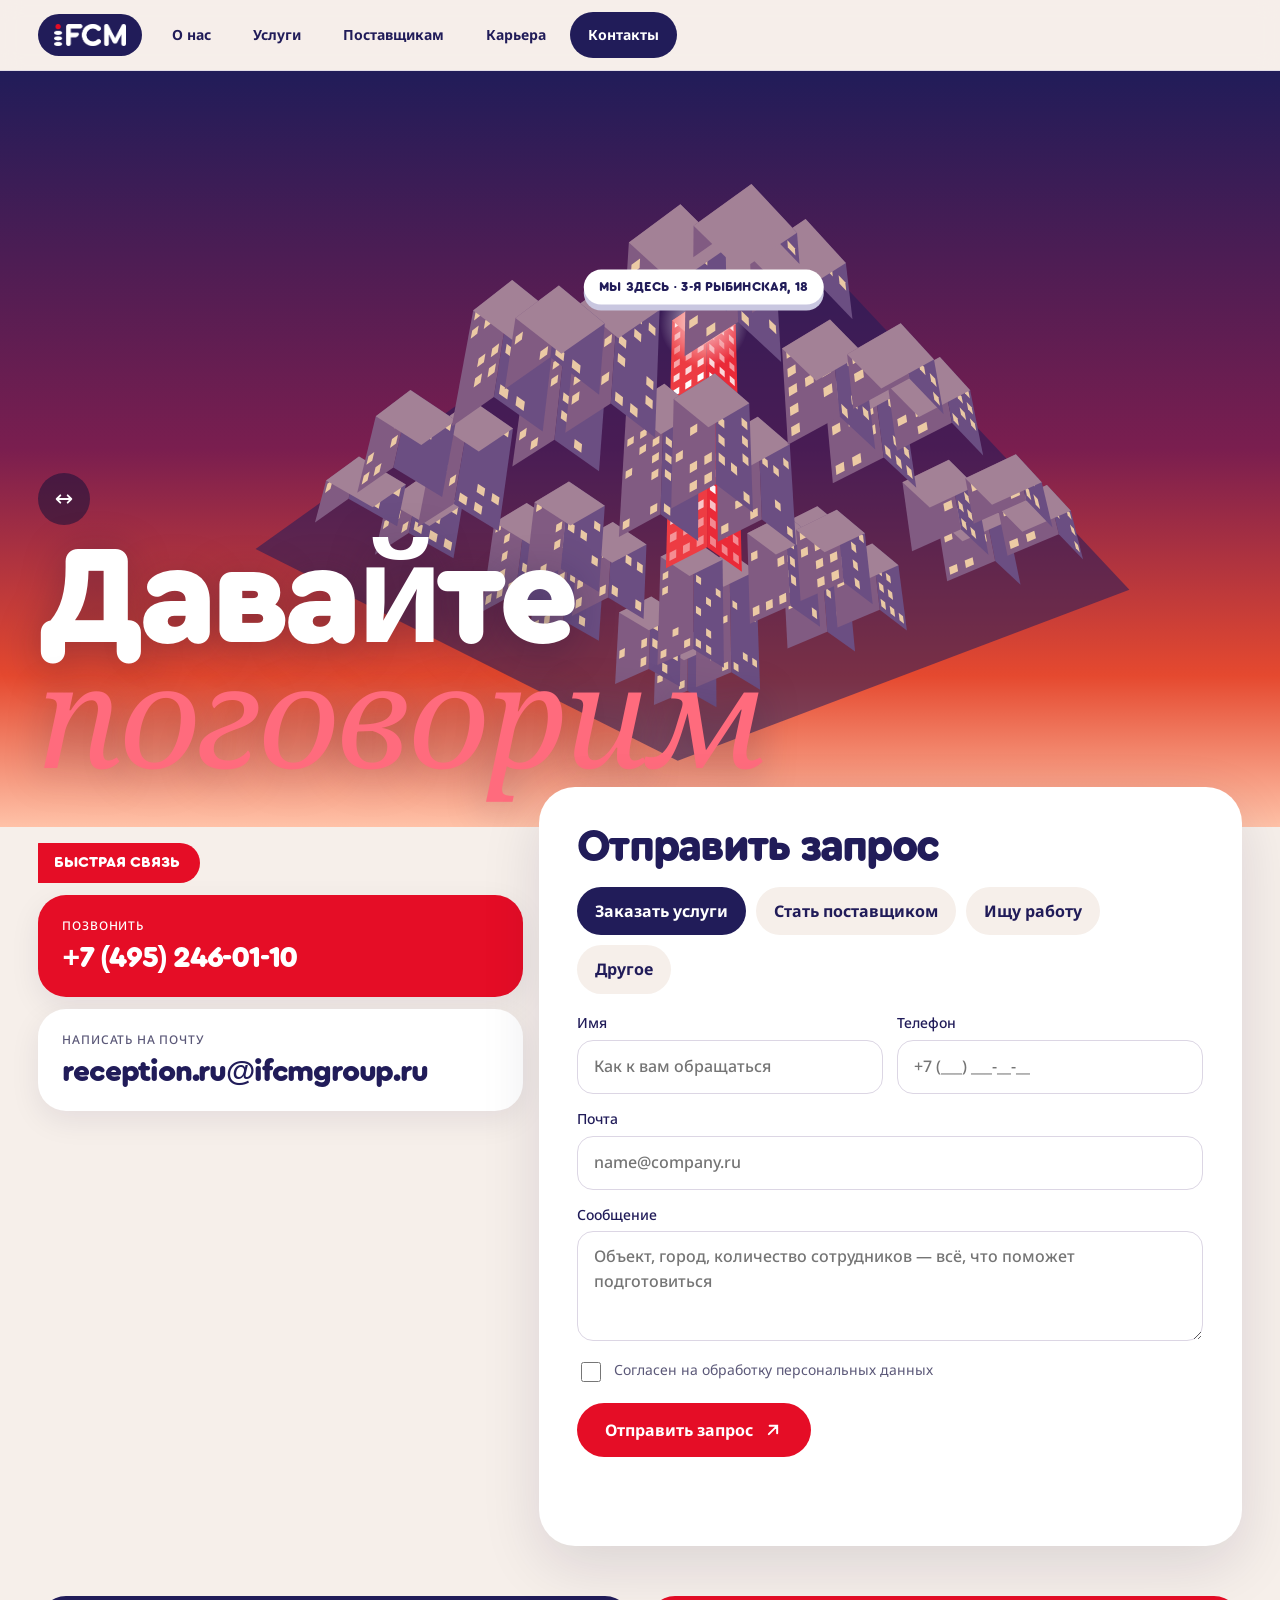
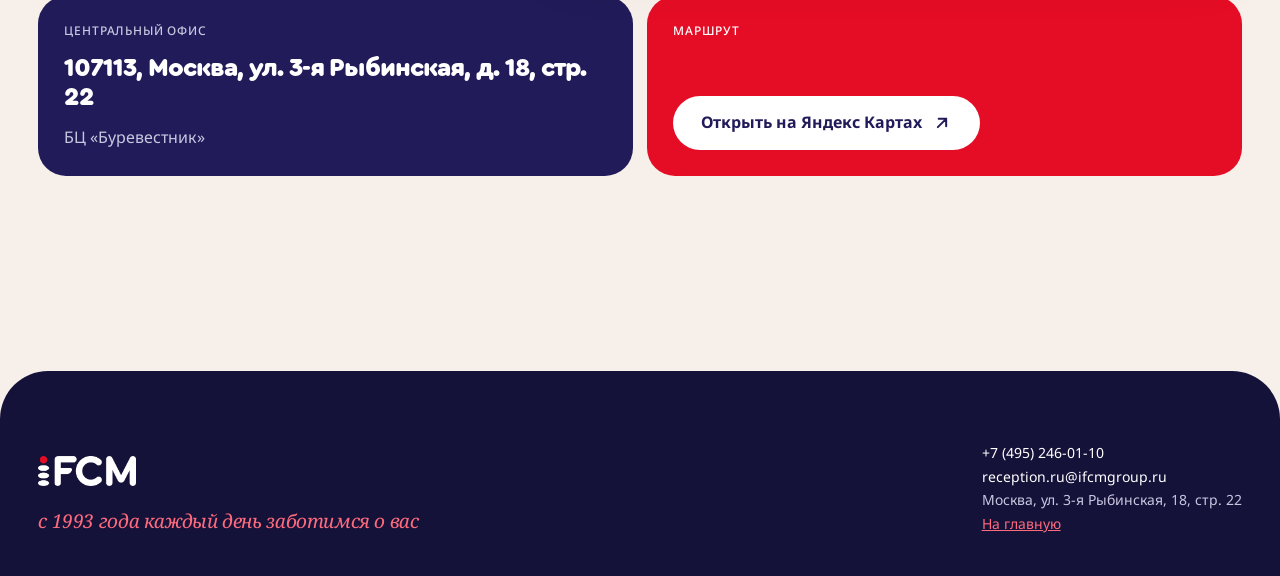
<file: contacts город заботы .html>
<!doctype html>
<html lang="ru">
<head>
<meta charset="utf-8">
<meta name="viewport" content="width=device-width,initial-scale=1,viewport-fit=cover">
<link rel="icon" href="assets/logo-blue.png">
<meta name="description" content="Офис iFCM GROUP в Москве, телефон, почта и форма обращения.">
<title>Контакты — iFCM GROUP</title>
<link rel="preconnect" href="https://fonts.googleapis.com">
<link rel="stylesheet" href="https://fonts.googleapis.com/css2?family=Noto+Sans:wght@400;500;700&family=Noto+Serif:ital,wght@1,400&display=swap">
<style>
/* Layout: витрина 5 внутренних страниц «Города заботы»; у каждой своя фишка из референсов (Burrito Madre, Units, брендбук-цепочка, Partake, R-O) */
@font-face{font-family:'Cera Round Pro';src:url(assets/CeraRoundPro-Black.otf) format('opentype');font-weight:900;font-display:swap}
:root{
  color-scheme:light;
  --navy:#211C59; --ink:#15123A; --red:#E50D26; --red-soft:#FF6B7D; --peach:#FFD3C4;
  --paper:#F6EFEA; --white:#FFFFFF; --muted:#5B5878; --line:#E2DCE6; --lilac:#C9C7E0; --sky:#2A2563;
  --display:'Cera Round Pro','Nunito','Arial Rounded MT Bold',sans-serif;
  --body:'Noto Sans',Arial,sans-serif; --serif:'Noto Serif',Georgia,serif;
  --gut:clamp(16px,3vw,40px);
}
*{box-sizing:border-box}
html{scroll-behavior:smooth}
body{margin:0;background:var(--paper);color:var(--ink);font-family:var(--body);font-size:16px;line-height:1.55;overflow-x:clip}
a{color:inherit}
:focus-visible{outline:2px solid var(--red);outline-offset:3px;border-radius:6px}
h1,h2,h3{text-wrap:balance;margin:0}
.d{font-family:var(--display);font-weight:900;letter-spacing:-.04em}
.s{font-family:var(--serif);font-style:italic;font-weight:400;letter-spacing:-.02em}
.lbl{font-size:12px;font-weight:500;letter-spacing:.07em;text-transform:uppercase}
.w{padding-inline:var(--gut)}
.wrap{max-width:1360px;margin-inline:auto}
.stk{display:inline-flex;align-items:center;justify-content:center;font-family:var(--display);font-weight:900;text-transform:uppercase;letter-spacing:.01em;border-radius:999px;white-space:nowrap;box-shadow:0 6px 0 var(--sh,#0E0B2B);padding:.55em 1.2em}
.stk.red{background:var(--red);color:#fff;--sh:#8E0716}.stk.navy{background:var(--navy);color:#fff;--sh:#0B0826}
.stk.white{background:#fff;color:var(--navy);--sh:#C9C7E0}.stk.peach{background:var(--peach);color:var(--navy);--sh:#E8A48E}
.plate{display:inline-flex;font-family:var(--display);font-weight:900;text-transform:uppercase;font-size:clamp(13px,1.2vw,17px);background:var(--red);color:#fff;padding:.55em 1.3em .55em 1em;border-radius:1.4em 999px 999px 0;align-self:flex-start}
.plate.navy{background:var(--navy)}.plate.white{background:#fff;color:var(--navy)}
.btn{display:inline-flex;align-items:center;justify-content:center;gap:10px;min-height:54px;padding:0 28px;border-radius:999px;border:0;background:var(--red);color:#fff;font:inherit;font-weight:700;text-decoration:none;cursor:pointer}
.btn.navy{background:var(--navy)}.btn.white{background:#fff;color:var(--navy)}
.sec{padding-block:clamp(70px,9vw,130px)}

.bdot{display:inline-block;flex:none;width:.5em;height:.5em;border-radius:50% 0 50% 50%;background:var(--red);align-self:center}
.arw{display:inline-block;vertical-align:middle}
/* ---------- верхняя панель витрины ---------- */
.bar{position:sticky;top:env(safe-area-inset-top,0px);z-index:50;display:flex;align-items:center;gap:12px;padding:12px var(--gut);background:rgba(246,239,234,.94);backdrop-filter:blur(10px);-webkit-backdrop-filter:blur(10px);border-bottom:1px solid var(--line);flex-wrap:wrap}
.bar .logo{background:var(--navy);border-radius:999px;padding:10px 16px;display:flex}
.bar .logo img{height:22px;width:auto;display:block}
.tabs{display:flex;gap:6px;overflow-x:auto;scrollbar-width:none;flex:1 1 auto;min-width:0}
.tabs::-webkit-scrollbar{display:none}
.tabs button{flex:none;border:0;cursor:pointer;font:inherit;font-weight:700;font-size:14px;padding:12px 18px;border-radius:999px;background:transparent;color:var(--navy);min-height:44px}
.tabs button[aria-selected="true"]{background:var(--navy);color:#fff}
.tabs button .ref{display:block;white-space:nowrap;font-weight:400;font-size:11px;opacity:.7;letter-spacing:.02em}
.page[hidden]{display:none}

/* ============ 1. О НАС — огромные буквы на фото (Burrito Madre) ============ */
.a-hero{position:relative;min-height:min(92svh,860px);overflow:hidden;padding-block:60px 40px;display:flex;align-items:flex-end}
.a-hero .ph{position:absolute;right:0;top:0;bottom:0;width:min(56%,860px);background-size:cover;background-position:50% 30%}
.a-hero .ph::after{content:"";position:absolute;inset:0;background:linear-gradient(90deg,var(--paper) 0%,rgba(246,239,234,0) 22%)}
.a-hero h1{position:relative;font-size:clamp(76px,15.5vw,250px);line-height:.8;color:var(--red);letter-spacing:-.055em}
.a-hero h1 span{display:block;animation:slideIn 1s cubic-bezier(.2,.8,.1,1) both}
.a-hero h1 span:nth-child(2){animation-delay:.1s;padding-left:.6em}.a-hero h1 span:nth-child(3){animation-delay:.2s}
@keyframes slideIn{from{transform:translateX(-14%);opacity:0}}
.a-hero .side{position:absolute;right:var(--gut);top:40px;max-width:320px;background:#fff;border-radius:24px;padding:20px;z-index:2;font-size:15px;color:var(--muted)}
.a-hero .side b{display:block;color:var(--navy);font-family:var(--display);font-size:20px;margin-bottom:6px}
.inl{display:inline-block;vertical-align:middle;width:1.9em;height:.9em;border-radius:999px;background-size:cover;background-position:center;position:relative;top:-.06em}
.inl.drop{width:.95em;border-radius:50% 0 50% 50%}
.manifest{font-size:clamp(32px,4.8vw,78px);line-height:1.04;color:var(--navy);max-width:1250px}
.manifest em{font-family:var(--serif);font-weight:400;color:var(--red)}
.trio{display:grid;grid-template-columns:repeat(auto-fit,minmax(min(100%,280px),1fr));gap:14px;margin-top:56px}
.trio div{border-top:2px solid var(--navy);padding-top:18px;display:flex;flex-direction:column;gap:10px}
.trio b{font-family:var(--display);font-size:24px;color:var(--navy);letter-spacing:-.02em}
.trio p{margin:0;color:var(--muted)}
.mission{background:var(--navy);color:#fff;overflow:hidden}
.mis{display:flex;flex-wrap:wrap;gap:clamp(28px,5vw,80px);align-items:center;position:relative}
.mis-drop{flex:none;width:clamp(200px,28vw,380px);aspect-ratio:1;max-width:100%;background:var(--red);border-radius:50% 0 50% 50%;display:flex;align-items:center;justify-content:center}
.mis-drop span{color:#fff;font-size:clamp(34px,4.4vw,62px)}
.mission .mis p{flex:1 1 380px;margin:0;min-width:0}
.mis-shapes{position:absolute;right:0;top:-30px;display:flex;gap:10px}
.mis-shapes span{width:clamp(36px,4vw,64px);aspect-ratio:1;border-radius:50%;background:var(--red)}
.mis-shapes span:nth-child(2){background:transparent;border:1.5px solid rgba(255,255,255,.6)}
.mis-shapes span:nth-child(3){border-radius:50% 50% 0 50%}
.fillword-unused{font-size:clamp(90px,21vw,360px);line-height:.8;letter-spacing:-.06em;color:transparent;background-size:cover;background-position:center 30%;-webkit-background-clip:text;background-clip:text;-webkit-text-stroke:0}
.mission p{font-size:clamp(22px,2.6vw,40px);line-height:1.2;max-width:900px;margin:30px 0 0}
.mission p em{font-family:var(--serif);color:var(--red-soft)}
.vstack{display:flex;flex-direction:column;gap:22px}
.vcard{position:sticky;border-radius:40px;padding:clamp(28px,4vw,56px);min-height:min(440px,64svh);display:flex;flex-wrap:wrap;gap:24px;justify-content:space-between;align-items:flex-end;box-shadow:0 -24px 60px rgba(21,18,58,.14);overflow:hidden}
.vcard h3{font-family:var(--display);font-size:clamp(46px,7vw,110px);line-height:.88;letter-spacing:-.045em;flex:1 1 420px}
.vcard p{margin:0;flex:1 1 320px;max-width:460px;font-size:18px}
.vcard .stk{position:absolute;top:28px;right:28px;transform:rotate(6deg);font-size:14px}
.safety{display:flex;flex-wrap:wrap;gap:40px;align-items:center}
.zero{font-size:clamp(200px,32vw,520px);line-height:.75;color:var(--red);flex:0 0 auto}
.badge{position:relative;width:170px;height:170px;border-radius:50%;background:var(--navy);color:#fff;display:flex;align-items:center;justify-content:center;flex:none}
.badge svg{position:absolute;inset:0;animation:spin 18s linear infinite}
@keyframes spin{to{transform:rotate(360deg)}}
.docgrid{display:grid;grid-template-columns:repeat(auto-fill,minmax(min(100%,300px),1fr));gap:12px}
.docgrid a{min-height:150px;border-radius:24px;padding:22px;display:flex;flex-direction:column;justify-content:space-between;text-decoration:none;font-weight:700;color:#fff;transition:transform .3s}
.docgrid a:hover{transform:translateY(-6px) rotate(-1deg)}
.docgrid a span:first-child{display:flex;justify-content:space-between;font-family:var(--display);font-size:20px}

/* ============ 2. УСЛУГИ — цветные плитки-индекс + падающие наклейки (Units + Partake) ============ */
.s-head{padding-block:60px 30px;display:flex;flex-wrap:wrap;gap:24px;justify-content:space-between;align-items:flex-end}
.s-head h1{font-size:clamp(56px,10vw,170px);line-height:.84;color:var(--navy)}
.s-head h1 .s{color:var(--red)}
.s-ui{display:flex;flex-wrap:wrap;gap:14px;align-items:stretch}
.s-idx{flex:0 0 280px;display:flex;flex-direction:column;gap:12px}
.s-idx button{border:0;cursor:pointer;text-align:left;border-radius:22px;padding:18px 20px;min-height:120px;display:flex;flex-direction:column;justify-content:space-between;font:inherit;color:#fff;transition:transform .3s,box-shadow .3s}
.s-idx button .n{display:flex;justify-content:space-between;font-family:var(--display);font-weight:900;font-size:22px}
.s-idx button b{font-size:17px;line-height:1.2}
.s-idx button[aria-pressed="true"]{transform:translateX(10px);box-shadow:-10px 0 0 var(--ink)}
.ubands{margin-top:clamp(20px,3vw,40px)}
/* О нас — вариант 4: фото в капле, текст под экраном */
.a-hero{min-height:min(90svh,860px);padding-block:30px 10px;align-items:flex-end}
.a-hero .ph{top:30px;bottom:30px;right:var(--gut);width:min(50%,720px);border-radius:50% 0 50% 50%;background-position:50% 20%}
.a-hero .ph::after{display:none}
.a-hero h1{z-index:3;color:var(--navy);font-size:clamp(90px,17.5vw,290px);line-height:.8;letter-spacing:-.06em}
.a-hero h1 span:nth-child(2){padding-left:.5em}
.a-hero h1 span:nth-child(3){color:var(--red)}
.a-side{padding-block:clamp(30px,4vw,60px)}
.side2{display:grid;grid-template-columns:minmax(0,.7fr) minmax(0,2fr);gap:clamp(16px,4vw,60px);align-items:baseline;border-top:2px solid var(--navy);padding-top:24px;color:var(--ink);font-size:clamp(22px,2.4vw,34px);line-height:1.35}
.side2 b{font-family:var(--display);font-weight:900;color:var(--red);font-size:clamp(28px,3vw,44px);letter-spacing:-.02em}
.ub{position:relative;overflow:hidden;padding:clamp(44px,6vw,90px) var(--gut)}
.ub.dk{background:#1B1650;color:#fff}.ub.lt{background:#FFF4EE;color:var(--navy)}
.ub::before,.ub::after{content:"";position:absolute;pointer-events:none}
.ub::before{width:clamp(200px,28vw,420px);height:clamp(200px,28vw,420px);right:-6%;top:-18%;border-radius:50% 0 50% 50%;background:var(--red)}
.ub::after{width:clamp(110px,14vw,220px);height:clamp(110px,14vw,220px);left:-3%;bottom:-12%;border-radius:50%;background:#3A3480}
.ub.rev::before{right:auto;left:-6%;border-radius:0 50% 50% 50%}
.ub.rev::after{left:auto;right:-3%;background:var(--red);border-radius:999px 999px 0 0}
.ub-in{position:relative;z-index:1;max-width:1360px;margin:0 auto;display:grid;grid-template-columns:minmax(0,1.1fr) minmax(0,.9fr);gap:clamp(28px,5vw,80px);align-items:center}
.ub.rev .ub-pic{order:-1}
.ub-n{display:block;font-size:clamp(44px,5vw,72px);line-height:1;letter-spacing:-.03em;color:var(--red)}.ub.dk .ub-n{color:#FF5A6E}
.ub h2{font-size:clamp(40px,5.6vw,84px);line-height:.9;margin:12px 0 18px}
.ub h2 .s{font-size:.9em}.ub.dk h2 .s{color:var(--peach)}.ub.lt h2 .s{color:var(--red)}
.ub-l{font-size:17px;margin:0 0 22px;max-width:520px;opacity:.9}
.ub ul{list-style:none;margin:0 0 28px;padding:0;columns:2;column-gap:28px;max-width:600px}
.ub li{break-inside:avoid;position:relative;padding:9px 0 9px 22px;border-top:1px solid rgba(255,255,255,.18);font-size:15.5px}
.ub.lt li{border-color:rgba(33,28,89,.12)}
.ub li::before{content:"";position:absolute;left:0;top:17px;width:10px;height:10px;border-radius:50% 0 50% 50%;background:var(--red)}.ub.dk li::before{background:#FF5A6E}
.ub-cta{display:inline-flex;align-items:center;gap:10px;padding:15px 26px;border-radius:999px;font-weight:700;text-decoration:none;background:var(--red);color:#fff;box-shadow:0 5px 0 #8E0716}
.ub-pic{position:relative}
.ub-ph{width:100%;max-width:520px;margin-inline:auto;background-size:cover}
.ub-pic .stk{position:absolute;left:4%;bottom:8%;font-size:clamp(16px,1.7vw,24px);transform:rotate(-4deg)}
.ub.rev .ub-pic .stk{left:auto;right:4%;transform:rotate(4deg)}
@media (max-width:820px){.ub-in{grid-template-columns:1fr}.ub-pic,.ub.rev .ub-pic{order:-1}.ub-ph{max-width:340px}.ub ul{column-gap:16px}.ub li{font-size:14px;padding:8px 0 8px 18px}.ub li::before{width:8px;height:8px;top:15px}.ub h2{font-size:clamp(38px,11vw,60px)}}
@media (max-width:360px){.ub li{font-size:13px}}
/* О нас: карточка не на лице */
.a-hero .side{top:auto;bottom:36px;right:var(--gut);max-width:300px}
.s-stage{flex:1 1 640px;min-width:0;position:relative;border-radius:36px;overflow:hidden;min-height:620px;background:var(--ink)}
.s-stage .ph{position:absolute;inset:0;background-size:cover;background-position:center;transition:opacity .5s}
.s-stage .sh{position:absolute;inset:0;background:linear-gradient(180deg,rgba(21,18,58,.1) 30%,rgba(21,18,58,.9))}
.s-stage .tx{position:absolute;left:0;right:0;bottom:0;padding:clamp(22px,3vw,40px);color:#fff;display:flex;flex-direction:column;gap:14px}
.s-stage h2{font-size:clamp(34px,4.4vw,64px);line-height:.92}
.s-stage p{margin:0;max-width:560px;color:#E3E1F3}
.drops{position:absolute;inset:0 0 40% 0;pointer-events:none}
.drops .stk{position:absolute;font-size:clamp(12px,1.1vw,15px);animation:drop .7s cubic-bezier(.3,1.4,.5,1) both;pointer-events:auto;cursor:default;transition:transform .2s}
.drops .stk:hover{transform:rotate(0) scale(1.08) !important}
@keyframes drop{from{opacity:0;translate:0 -140px}}
.marq{overflow:hidden;padding-block:50px}
.marq div{display:flex;gap:44px;width:max-content;animation:mq 40s linear infinite;font-size:clamp(46px,7vw,110px);line-height:1;color:var(--navy)}
.marq .out{color:transparent;-webkit-text-stroke:2px var(--navy)}
@keyframes mq{to{transform:translateX(-50%)}}

/* ============ 3. ПОСТАВЩИКАМ — фирменная «цепочка» (брендбук) ============ */
.p-hero{background:var(--navy);color:#fff;padding-block:70px 60px;overflow:hidden}
.p-hero h1{font-size:clamp(52px,9vw,150px);line-height:.86}
.p-hero h1 .s{color:var(--red-soft)}
#chain{display:block;width:100%;height:clamp(70px,9vw,120px);margin-top:40px}
.chk-wrap{display:flex;flex-wrap:wrap;gap:clamp(24px,4vw,60px);align-items:flex-start}
.chk-l{flex:1 1 380px;position:sticky;top:90px;display:flex;flex-direction:column;gap:18px}
.chk-l h2{font-size:clamp(40px,5vw,76px);line-height:.9;color:var(--navy)}
.prog{display:flex;gap:6px;flex-wrap:wrap}
.prog i{width:clamp(26px,3vw,40px);height:clamp(26px,3vw,40px);background:#E7E1EC;transition:background .3s,border-radius .3s}
.prog i:nth-child(3n+1){border-radius:50%}.prog i:nth-child(3n+2){border-radius:50% 0 50% 50%}.prog i:nth-child(3n){border-radius:0 50% 50% 0}
.prog i.on{background:var(--red)}.prog i.on:nth-child(even){background:var(--navy)}
.chk-r{flex:1.4 1 520px;min-width:0;display:flex;flex-direction:column;gap:10px}
.doc{display:flex;align-items:center;gap:16px;background:#fff;border-radius:22px;padding:14px 16px 14px 20px;min-height:72px}
.doc input{width:24px;height:24px;accent-color:var(--red);flex:none}
.doc label{flex:1;font-weight:500;color:var(--navy);cursor:pointer}
.doc a{flex:none;width:44px;height:44px;border-radius:50%;background:var(--paper);display:flex;align-items:center;justify-content:center;color:var(--navy)}
.doc.done{background:var(--peach)}
.rules{display:grid;grid-template-columns:repeat(auto-fit,minmax(min(100%,250px),1fr));gap:14px}
.rule{border-radius:28px;padding:26px;min-height:240px;display:flex;flex-direction:column;justify-content:space-between;gap:16px}
.rule b{font-family:var(--display);font-size:26px;line-height:1;letter-spacing:-.02em}

/* ============ 4. КАРЬЕРА — коллаж и наклейки (Partake) ============ */
.c-hero{position:relative;padding-block:50px 80px;overflow:hidden}
.c-hero h1{font-size:clamp(60px,11vw,190px);line-height:.82;color:var(--navy);position:relative;z-index:3}
.c-hero h1 .s{color:var(--red)}
.collage{position:relative;height:clamp(420px,52vw,640px);margin-top:-60px}
.collage .ph{position:absolute;background-size:cover;background-position:center 25%}
.collage .p1{left:2%;top:12%;width:26%;height:78%;border-radius:999px 999px 30px 30px}
.collage .p2{left:31%;top:30%;width:22%;height:56%;border-radius:50% 0 50% 50%}
.collage .p3{left:56%;top:6%;width:24%;height:62%;border-radius:30px}
.collage .p4{left:82%;top:40%;width:17%;height:50%;border-radius:0 999px 999px 0}
.collage .stk{position:absolute;z-index:4;font-size:clamp(13px,1.5vw,22px);animation:pop .6s cubic-bezier(.3,1.5,.5,1) both;transition:transform .2s}
.collage .stk:hover{transform:rotate(0) scale(1.1) !important}
@keyframes pop{from{opacity:0;transform:scale(.3) rotate(-30deg)}}
.stk-row{display:none}
.prof{display:flex;flex-wrap:wrap;gap:10px}
.prof button{border:2px solid var(--navy);background:transparent;color:var(--navy);border-radius:999px;padding:12px 20px;font:inherit;font-weight:700;cursor:pointer;min-height:48px}
.prof button[aria-pressed="true"]{background:var(--navy);color:#fff}
.qs{display:grid;grid-template-columns:repeat(auto-fit,minmax(min(100%,300px),1fr));gap:18px}
.q{border-radius:32px;padding:30px;display:flex;flex-direction:column;gap:18px;transition:transform .35s}
.q:nth-child(1){transform:rotate(-1.5deg)}.q:nth-child(2){transform:rotate(1deg) translateY(30px)}.q:nth-child(3){transform:rotate(-.5deg)}
.q:hover{transform:rotate(0) translateY(-6px)}
.q blockquote{margin:0;font-family:var(--serif);font-style:italic;font-size:clamp(19px,1.6vw,23px);line-height:1.4}
.perks{display:grid;grid-template-columns:repeat(auto-fit,minmax(min(100%,240px),1fr));gap:14px}
.perk{background:#fff;border-radius:28px;padding:26px;display:flex;flex-direction:column;gap:10px;position:relative;overflow:hidden}
.perk .sh{position:absolute;right:-20px;top:-20px;width:90px;height:90px;opacity:.95}
.perk b{font-family:var(--display);font-size:24px;color:var(--navy);letter-spacing:-.02em;position:relative;max-width:75%}
.perk p{margin:0;color:var(--muted);position:relative}

/* ============ 5. КОНТАКТЫ — 3D-квартал с офисом (R-O) + форма-плашки (Units) ============ */
.k-hero{position:relative;height:min(84svh,760px);min-height:520px;overflow:hidden;color:#fff;touch-action:pan-y}
#mini{position:absolute;inset:0;width:100%;height:100%;display:block;cursor:grab}
.k-hero .in{position:relative;height:100%;display:flex;flex-direction:column;justify-content:flex-end;padding-block:30px 44px;pointer-events:none}
.k-hero h1{font-size:clamp(60px,11vw,190px);line-height:.82;text-shadow:0 6px 40px rgba(21,18,58,.35)}
.pin{position:absolute;z-index:3;transform:translate(-50%,-100%);pointer-events:none}
.pin .stk{font-size:13px}
.k-row{display:flex;flex-wrap:wrap;gap:12px;margin-top:24px;position:relative;z-index:4}
.k-red{flex:1 1 360px;background:var(--red);color:#fff;border-radius:999px;display:flex;align-items:center;justify-content:center;min-height:96px;font-size:clamp(22px,2.4vw,34px);padding:0 28px;text-align:center}
.k-form{flex:2 1 460px;min-width:0;background:var(--peach);border-radius:999px;display:flex;align-items:center;gap:10px;padding:8px 8px 8px 28px;min-height:96px}
.k-form input{flex:1;min-width:0;border:0;background:transparent;font:inherit;font-size:20px;color:var(--ink);min-height:60px}
.k-form input::placeholder{color:#8E6A5E}
.k-form button{flex:none;width:80px;height:80px;border-radius:24px;border:0;background:var(--ink);color:#fff;cursor:pointer;display:flex;align-items:center;justify-content:center}
.topics{display:flex;flex-wrap:wrap;gap:10px;margin-top:18px}
.topics button{border:0;border-radius:999px;padding:12px 18px;font:inherit;font-weight:700;cursor:pointer;background:#fff;color:var(--navy);min-height:46px}
.topics button[aria-pressed="true"]{background:var(--navy);color:#fff}
.drag-hint{display:inline-flex;align-items:center;justify-content:center;width:52px;height:52px;margin-bottom:16px;background:rgba(21,18,58,.55);border-radius:50%;animation:sway 2.4s ease-in-out infinite;transition:opacity .5s}
.drag-hint.off{opacity:0}
@keyframes sway{0%,100%{transform:translateX(0)}50%{transform:translateX(8px)}}
.k-grid{display:flex;flex-wrap:wrap;gap:16px;margin-top:-40px;position:relative;z-index:4;align-items:flex-start}
.k-quick{flex:1 1 320px;min-width:0;display:flex;flex-direction:column;gap:12px;padding-top:56px}
.k-btn{display:flex;flex-direction:column;gap:6px;border-radius:28px;padding:22px 24px;text-decoration:none;box-shadow:0 10px 30px rgba(21,18,58,.08)}
.k-btn b{font-size:clamp(22px,2.4vw,30px);line-height:1.1}
.k-card{flex:1.6 1 440px;min-width:0;background:#fff;border-radius:36px;padding:clamp(22px,3vw,40px);display:flex;flex-direction:column;gap:18px;box-shadow:0 20px 60px rgba(21,18,58,.12)}
.k-card h2{font-size:clamp(30px,3.4vw,48px);line-height:1;color:var(--navy)}
.k-card .topics{margin:0}
.k-card .topics button{background:var(--paper)}
.k-card .topics button[aria-pressed="true"]{background:var(--navy);color:#fff}
.k-fields{display:grid;grid-template-columns:repeat(2,minmax(0,1fr));gap:14px}
.k-fields label{display:flex;flex-direction:column;gap:6px;font-weight:500;font-size:14px;color:var(--navy);min-width:0}
.k-fields .full{grid-column:1/-1}
.k-fields input,.k-fields textarea{font:inherit;font-size:16px;min-height:54px;padding:12px 16px;border-radius:16px;border:1.5px solid #DCD6E4;background:#fff;color:var(--ink);width:100%}
.k-fields textarea{min-height:110px;resize:vertical}
.k-chk{display:flex;gap:10px;align-items:flex-start;font-size:14px;color:var(--muted)}
.k-chk input{width:20px;height:20px;flex:none;accent-color:var(--red)}
@media (max-width:600px){.k-fields{grid-template-columns:minmax(0,1fr)}.k-grid{margin-top:0}.k-quick{padding-top:24px}}
.kinfo{display:grid;grid-template-columns:repeat(auto-fit,minmax(min(100%,260px),1fr));gap:14px}
.kinfo>div{border-radius:28px;padding:26px;min-height:180px;display:flex;flex-direction:column;justify-content:space-between;gap:12px}
.ok{min-height:22px;color:var(--red);margin-top:10px;font-size:15px}

/* подвал витрины */
.foot{background:var(--ink);color:#fff;border-radius:48px 48px 0 0;padding-block:70px 40px;margin-top:80px}
.foot .row{display:flex;flex-wrap:wrap;gap:30px;justify-content:space-between;align-items:flex-end}

@media (max-width:600px){.tabs button .ref{display:none}.tabs button{padding:10px 14px}}
@media (max-width:900px){
  .s-idx{flex:1 1 100%;flex-direction:row;overflow-x:auto}
  .s-idx button{flex:0 0 200px;min-height:110px}
  .s-idx button[aria-pressed="true"]{transform:translateY(-6px);box-shadow:0 6px 0 var(--ink)}
  .s-stage{min-height:0;display:flex;flex-direction:column}
  .s-stage .sh{background:rgba(21,18,58,.72)}
  .drops{position:relative;inset:auto;display:flex;flex-wrap:wrap;gap:12px;padding:22px 20px 6px}
  .drops .stk{position:static;transform:none !important}
  .s-stage .tx{position:relative}
  .mis-shapes{display:none}
  .chk-l{position:static}
  .collage{height:clamp(500px,124vw,780px);margin-top:16px;margin-bottom:clamp(-110px,-15vw,-70px)}
  .collage .p1{left:0;top:5%;width:47%;height:60%}.collage .p2{left:51%;top:5%;width:49%;height:30%;background-position:center 15%}
  .collage .p3{left:51%;top:42%;width:49%;height:36%;background-position:center 20%}.collage .p4{display:none}
  .q:nth-child(2){transform:none}
  .collage .stk{font-size:clamp(12px,3.4vw,18px)}
  .collage .stk:nth-of-type(1){left:2% !important;top:1% !important;transform:rotate(-6deg) !important}
  .collage .stk:nth-of-type(2){left:60% !important;top:1.5% !important;transform:rotate(6deg) !important}
  .collage .stk:nth-of-type(5){left:56% !important;top:36.5% !important;transform:rotate(-5deg) !important}
  .collage .stk:nth-of-type(4){left:5% !important;top:61% !important;transform:rotate(4deg) !important}
  .collage .stk:nth-of-type(3){left:46% !important;top:74% !important;transform:rotate(-3deg) !important}
}
/* О нас: раскладка «как на компьютере» до 560px */
@media (max-width:900px) and (min-width:561px){
  .a-hero{min-height:min(80svh,640px);padding-block:40px 30px}
  .a-hero .ph{width:52%}
  .a-hero h1{font-size:clamp(70px,15vw,130px)}
}
@media (max-width:560px){
  .a-hero{flex-direction:column;align-items:stretch;min-height:0;padding-block:0 30px;gap:22px}
  .a-hero .ph{position:relative;width:auto;height:min(64vw,360px);margin-inline:calc(-1*var(--gut));order:0}
  .a-hero .ph::after{display:none}
  .a-hero h1{order:1;font-size:clamp(64px,19vw,120px)}
  .a-hero .side{position:relative;right:auto;top:auto;bottom:auto;order:2;max-width:none}
}
@media (max-width:560px){.a-hero .ph{top:auto;bottom:auto;right:auto;width:auto;border-radius:0 0 50% 50%;height:min(90vw,380px)}.side2{grid-template-columns:1fr;gap:10px;font-size:21px}}
@media (prefers-reduced-motion:reduce){*{animation:none !important;transition:none !important}}
</style>

<script src="assets/config.js"></script>
</head>
<body>
<header class="bar">
  <a class="logo" href="index.html" aria-label="iFCM — на главную"><img src="assets/logo-white.png" alt="iFCM"></a>
  <nav class="tabs" role="tablist" aria-label="Разделы сайта">
    <button role="tab" data-p="about" aria-selected="false">О нас</button>
    <button role="tab" data-p="services" aria-selected="false">Услуги</button>
    <button role="tab" data-p="suppliers" aria-selected="false">Поставщикам</button>
    <button role="tab" data-p="career" aria-selected="false">Карьера</button>
    <button role="tab" data-p="contacts" aria-selected="true">Контакты</button>
  </nav>
</header>

<main>
<!-- ======================= 1. О НАС ======================= -->
<section class="page" id="about" role="tabpanel" hidden>
  <div class="a-hero w">
    <div class="ph" role="img" aria-label="Инженер iFCM с ноутбуком на объекте" style="background-image:url(img/laptop.jpg)"></div>
    <h1 class="d"><span>С 1993</span><span>года</span><span>рядом.</span></h1>
  </div>
  <div class="a-side w"><div class="wrap"><div class="side2"><b>iFCM GROUP</b>С 1993 года — от представительства Sodexo до полностью автономного российского предприятия с международными стандартами.</div></div></div>

  <div class="sec w"><div class="wrap">
    <span class="plate" style="margin-bottom:34px">Кто мы?</span>
    <p class="manifest d">Мы создаём и развиваем сервисы <em>корпоративного питания</em> и <em>технической эксплуатации</em> зданий — для 110 000 человек каждый день.</p>
    <div class="trio">
      <div><b>Что делаем?</b><p>Каждый день создаём, развиваем и управляем безупречными сервисами, улучшая качество жизни.</p></div>
      <div><b>Как делаем?</b><p>Безопасно, 100% качественно, с постоянством, честно, вдумчиво и социально-ответственно.</p></div>
      <div><b>Зачем делаем?</b><p>Чтобы клиенты были довольны, сотрудники — вовлечены и уверены в завтрашнем дне, поставщики — стабильны.</p></div>
    </div>
  </div></div>

  <div class="mission sec w"><div class="wrap mis">
    <div class="mis-shapes" aria-hidden="true"><span></span><span></span><span></span></div>
    <div class="mis-drop"><span class="d">Миссия</span></div>
    <p>Дать возможность каждому человеку почувствовать на рабочем месте <em>комфорт, безопасность</em> и безупречный сервис, улучшающий качество его жизни.</p>
  </div></div>

  <div class="sec w"><div class="wrap">
    <span class="plate navy" style="margin-bottom:34px">Ценности бренда</span>
    <div class="vstack">
      <div class="vcard" style="top:90px;background:#fff;color:var(--navy)"><span class="stk red">01</span><h3>Человек</h3><p style="color:var(--muted)">Люди — главная ценность и залог успеха компании. Человек и ежедневная забота о качестве его жизни — основа всего, что мы делаем.</p></div>
      <div class="vcard" style="top:120px;background:var(--navy);color:#fff"><span class="stk white">02</span><h3>Безопасность</h3><p style="color:var(--lilac)">Фундамент любого процесса iFCM. Никаких компромиссов, когда дело касается жизни и здоровья клиентов и сотрудников.</p></div>
      <div class="vcard" style="top:150px;background:var(--red);color:#fff"><span class="stk navy">03</span><h3>Предприни&shy;мательский дух</h3><p style="color:#FFE3E6">Свобода развивать собственные идеи и ответственность за результат — базовые принципы каждого сотрудника.</p></div>
      <div class="vcard" style="top:180px;background:var(--peach);color:var(--navy)"><span class="stk red">04</span><h3>Партнёрство</h3><p>В основе — доверие и честность. Слушаем потребности клиентов и добросовестно исполняем обязательства.</p></div>
      <div class="vcard" style="top:210px;background:var(--ink);color:#fff"><span class="stk peach">05</span><h3>Социальная ответствен&shy;ность</h3><p style="color:var(--lilac)">Выбираем устойчивое развитие: поддерживаем локальные производства, здоровье, экологию и благотворительность.</p></div>
    </div>
  </div></div>

  <div class="sec w" style="padding-top:0"><div class="wrap safety">
    <div class="zero d">0</div>
    <div style="flex:1 1 380px;display:flex;flex-direction:column;gap:22px">
      <h2 class="d" style="font-size:clamp(40px,5vw,76px);line-height:.9;color:var(--navy)">травм — <span class="s" style="color:var(--red)">главная цель</span> в охране труда</h2>
      <p style="margin:0;font-size:18px;color:var(--muted);max-width:560px">Бескомпромиссное соблюдение норм безопасности труда и пищевой безопасности. 7 регионов присутствия, единые стандарты.</p>
      <div class="badge"><svg viewBox="0 0 170 170" aria-hidden="true"><defs><path id="bc" d="M85,85 m-64,0 a64,64 0 1,1 128,0 a64,64 0 1,1 -128,0"/></defs><text fill="#fff" font-size="11" font-weight="700" letter-spacing="3" font-family="Noto Sans, Arial"><textPath href="#bc">ГОСТ Р ИСО 9001 · СИСТЕМА КАЧЕСТВА ·</textPath></text></svg><span class="d" style="font-size:30px;line-height:.9;text-align:center">ISO<br>9001</span></div>
    </div>
  </div></div>

  <div class="sec w" style="padding-top:0"><div class="wrap">
    <span class="plate" style="margin-bottom:28px">Документы</span>
    <div class="docgrid">
      <a href="https://drive.google.com/file/d/1D66KgCKiIPITLgq131954k7GGWC4IQ_Y/view?usp=sharing" target="_blank" rel="noopener" style="background:var(--navy)"><span><span>01</span><span><svg class="arw" width="20" height="20" viewBox="0 0 24 24" fill="none" stroke="currentColor" stroke-width="2.4" stroke-linecap="round" aria-hidden="true"><path d="M7 17L17 7M8 7h9v9"/></svg></span></span>Данные по СУОТ</a>
      <a href="https://drive.google.com/file/d/1UrJRH3wMavhTzJ2SHcm08IFekiwBRG5M/view" target="_blank" rel="noopener" style="background:var(--red)"><span><span>02</span><span><svg class="arw" width="20" height="20" viewBox="0 0 24 24" fill="none" stroke="currentColor" stroke-width="2.4" stroke-linecap="round" aria-hidden="true"><path d="M7 17L17 7M8 7h9v9"/></svg></span></span>Антиалкогольная политика</a>
      <a href="https://drive.google.com/file/d/1yCam7RIS36lduGr7LoDhpSAOm9wahNjR/view" target="_blank" rel="noopener" style="background:var(--peach);color:var(--navy)"><span><span>03</span><span><svg class="arw" width="20" height="20" viewBox="0 0 24 24" fill="none" stroke="currentColor" stroke-width="2.4" stroke-linecap="round" aria-hidden="true"><path d="M7 17L17 7M8 7h9v9"/></svg></span></span>Кодекс ведения бизнеса</a>
      <a href="https://drive.google.com/file/d/1nxNTRfUfp8L71Z4tBhcSdBrKb00bNc49/view" target="_blank" rel="noopener" style="background:var(--ink)"><span><span>04</span><span><svg class="arw" width="20" height="20" viewBox="0 0 24 24" fill="none" stroke="currentColor" stroke-width="2.4" stroke-linecap="round" aria-hidden="true"><path d="M7 17L17 7M8 7h9v9"/></svg></span></span>Политика по охране труда и экологии</a>
      <a href="https://disk.360.yandex.ru/i/gnEF3XklKYBSMg" target="_blank" rel="noopener" style="background:#fff;color:var(--navy)"><span><span>05</span><span><svg class="arw" width="20" height="20" viewBox="0 0 24 24" fill="none" stroke="currentColor" stroke-width="2.4" stroke-linecap="round" aria-hidden="true"><path d="M7 17L17 7M8 7h9v9"/></svg></span></span>Обработка персональных данных</a>
      <a href="https://www.ifcmgroup.ru/policy2" target="_blank" rel="noopener" style="background:var(--sky)"><span><span>06</span><span><svg class="arw" width="20" height="20" viewBox="0 0 24 24" fill="none" stroke="currentColor" stroke-width="2.4" stroke-linecap="round" aria-hidden="true"><path d="M7 17L17 7M8 7h9v9"/></svg></span></span>Политика cookies</a>
    </div>
  </div></div>
</section>

<!-- ======================= 2. УСЛУГИ ======================= -->
<section class="page" id="services" role="tabpanel" hidden>
  <div class="s-head w wrap">
    <h1 class="d">100+ <span class="s">услуг</span><br>«под ключ»</h1>
    <p style="margin:0;max-width:380px;font-size:18px;color:var(--muted)">Четыре направления и больше ста услуг — закрываем одним договором.</p>
  </div>
  <div class="ubands">
<div class="ub dk" id="s1"><div class="ub-in"><div class="ub-tx"><span class="ub-n d">01 / 04</span><h2 class="d">Организация<br><span class="s">питания</span></h2><p class="ub-l">От столовых полного цикла и фабрики-кухни до доставки горячего обеда до рабочего места.</p><ul><li>Ресторан в дневную и ночную смены</li><li>Кухня полного цикла</li><li>Доставка в офис</li><li>Кофепоинт «на доверии»</li><li>Банкеты и VIP</li><li>Карты дотаций</li><li>Анимационный календарь</li><li>Бонусы в ресторанах</li></ul><a class="ub-cta" href="contacts.html">Оставить заявку <svg width="18" height="18" viewBox="0 0 24 24" fill="none" stroke="currentColor" stroke-width="2.6" stroke-linecap="round" aria-hidden="true"><path d="M5 12h14M13 6l6 6-6 6"/></svg></a></div><div class="ub-pic"><div class="ub-ph" role="img" aria-label="Организация питания" style="background-image:url(img/salad.jpg);background-position:62% 30%;border-radius:50% 0 50% 50%;aspect-ratio:1/1"></div><span class="stk red">Вкусно</span></div></div></div>
<div class="ub lt rev" id="s2"><div class="ub-in"><div class="ub-tx"><span class="ub-n d">02 / 04</span><h2 class="d">Эксплуатация<br><span class="s">зданий 24/7</span></h2><p class="ub-l">Работа всех инженерных систем круглосуточно — на месте или с мобильными сервисами.</p><ul><li>Электрика и электроизмерения</li><li>Освещение</li><li>СКУД и видео</li><li>Пожарная сигнализация</li><li>Водоснабжение</li><li>Очистные системы</li><li>Лифты и котельные</li><li>Строительный ремонт</li></ul><a class="ub-cta" href="contacts.html">Оставить заявку <svg width="18" height="18" viewBox="0 0 24 24" fill="none" stroke="currentColor" stroke-width="2.6" stroke-linecap="round" aria-hidden="true"><path d="M5 12h14M13 6l6 6-6 6"/></svg></a></div><div class="ub-pic"><div class="ub-ph" role="img" aria-label="Эксплуатация зданий 24/7" style="background-image:url(img/ceiling.jpg);background-position:55% 25%;border-radius:50%;aspect-ratio:1/1"></div><span class="stk white">Надёжно</span></div></div></div>
<div class="ub dk" id="s3"><div class="ub-in"><div class="ub-tx"><span class="ub-n d">03 / 04</span><h2 class="d">Управление<br><span class="s">инфраструктурой</span></h2><p class="ub-l">Все инфраструктурные задачи — по единому договору.</p><ul><li>Клининг</li><li>Ресепшн</li><li>Охрана</li><li>Озеленение</li><li>Почта</li><li>Управление отходами</li><li>Прачечная</li><li>Транспорт</li><li>Фитнес и досуг</li></ul><a class="ub-cta" href="contacts.html">Оставить заявку <svg width="18" height="18" viewBox="0 0 24 24" fill="none" stroke="currentColor" stroke-width="2.6" stroke-linecap="round" aria-hidden="true"><path d="M5 12h14M13 6l6 6-6 6"/></svg></a></div><div class="ub-pic"><div class="ub-ph" role="img" aria-label="Управление инфраструктурой" style="background-image:url(img/gardener.jpg);background-position:30% 30%;border-radius:999px 999px 28px 28px;aspect-ratio:4/5"></div><span class="stk navy">Чисто</span></div></div></div>
<div class="ub lt rev" id="s4"><div class="ub-in"><div class="ub-tx"><span class="ub-n d">04 / 04</span><h2 class="d">Жилые комплексы<br><span class="s">«под ключ»</span></h2><p class="ub-l">Вахтовые посёлки и жилые комплексы: проживание, питание, инженерия.</p><ul><li>Гостиничное обслуживание</li><li>Сбалансированное питание</li><li>Эксплуатация инженерных систем</li></ul><a class="ub-cta" href="contacts.html">Оставить заявку <svg width="18" height="18" viewBox="0 0 24 24" fill="none" stroke="currentColor" stroke-width="2.6" stroke-linecap="round" aria-hidden="true"><path d="M5 12h14M13 6l6 6-6 6"/></svg></a></div><div class="ub-pic"><div class="ub-ph" role="img" aria-label="Жилые комплексы «под ключ»" style="background-image:url(img/engineers.jpg);background-position:65% 30%;border-radius:0 50% 50% 50%;aspect-ratio:1/1"></div><span class="stk peach">Как дома</span></div></div></div>
  </div>
  <div class="marq" aria-hidden="true"><div class="d"><span>Питание</span><span class="bdot" aria-hidden="true"></span><span class="out">Инженерия 24/7</span><span class="bdot" aria-hidden="true"></span><span>Клининг</span><span class="bdot" aria-hidden="true"></span><span class="out">Вахтовые посёлки</span><span class="bdot" aria-hidden="true"></span><span>Питание</span><span class="bdot" aria-hidden="true"></span><span class="out">Инженерия 24/7</span><span class="bdot" aria-hidden="true"></span><span>Клининг</span><span class="bdot" aria-hidden="true"></span><span class="out">Вахтовые посёлки</span><span class="bdot" aria-hidden="true"></span></div></div>
</section>

<!-- ======================= 3. ПОСТАВЩИКАМ ======================= -->
<section class="page" id="suppliers" role="tabpanel" hidden>
  <div class="p-hero w"><div class="wrap">
    <span class="plate white" style="margin-bottom:26px">Поставщикам</span>
    <h1 class="d">Станьте звеном <span class="s">нашей цепочки</span></h1>
    <p style="margin:24px 0 0;max-width:620px;font-size:18px;color:#E3E1F3">Чётко регулируемая система поставок, отлаженная логистика и контроль на всех точках производственной цепи.</p>
    <canvas id="chain" aria-hidden="true"></canvas>
  </div></div>

  <div class="sec w"><div class="wrap chk-wrap">
    <div class="chk-l">
      <span class="plate">Готовность поставщика</span>
      <h2 class="d">Отмечайте документы — <span class="s" style="color:var(--red)">цепочка</span> собирается</h2>
      <p style="margin:0;color:var(--muted)">Каждый прочитанный документ добавляет звено. Это подсказка для поставщика, а не официальная процедура.</p>
      <div class="prog" id="prog" aria-hidden="true"></div>
      <p class="d" id="progTxt" style="margin:0;font-size:24px;color:var(--navy)">0 из 11</p>
    </div>
    <div class="chk-r" id="docs"></div>
  </div></div>

  <div class="sec w" style="padding-top:0"><div class="wrap">
    <span class="plate navy" style="margin-bottom:28px">Положение для поставщиков · ред. №1 от 01.01.2024</span>
    <div class="rules">
      <div class="rule" style="background:var(--navy);color:#fff"><span class="stk red" style="align-self:flex-start;transform:rotate(-4deg);font-size:13px">ст. 428 ГК РФ</span><b>Вступление в силу</b><p style="margin:0;color:var(--lilac)">Действует с даты подписания договора — путём присоединения.</p></div>
      <div class="rule" style="background:#fff;color:var(--navy)"><b>Изменения</b><p style="margin:0;color:var(--muted)">Заказчик может менять условия; поставщик сам отслеживает новые редакции на сайте.</p></div>
      <div class="rule" style="background:var(--red);color:#fff"><b>Обязанности</b><p style="margin:0;color:#FFE3E6">Ознакомить персонал с правилами, отвечать за качество и безопасность работ, соблюдать ЛНА объекта.</p></div>
      <div class="rule" style="background:var(--peach);color:var(--navy)"><b>Приоритет</b><p style="margin:0">Положение важнее договора, если в договоре не предусмотрено иное.</p></div>
    </div>
  </div></div>
</section>

<!-- ======================= 4. КАРЬЕРА ======================= -->
<section class="page" id="career" role="tabpanel" hidden>
  <div class="c-hero w"><div class="wrap">
    <h1 class="d">Работа, где <span class="s">заботятся</span><br>и о вас</h1>
    <div class="collage" aria-label="Сотрудники iFCM">
      <div class="ph p1" style="background-image:url(img/cook_v.jpg)"></div>
      <div class="ph p2" style="background-image:url(img/baker_v.jpg)"></div>
      <div class="ph p3" style="background-image:url(img/shop.jpg)"></div>
      <div class="ph p4" style="background-image:url(img/lockers.jpg)"></div>
      <span class="stk red" style="left:18%;top:8%;transform:rotate(-8deg);animation-delay:.2s">100% белая зарплата</span>
      <span class="stk white" style="left:40%;top:18%;transform:rotate(6deg);animation-delay:.35s">Медосмотры</span>
      <span class="stk navy" style="left:52%;top:72%;transform:rotate(-5deg);animation-delay:.5s">Обучение и рост</span>
      <span class="stk peach" style="left:4%;top:82%;transform:rotate(4deg);animation-delay:.65s">Стабильность</span>
      <span class="stk red" style="left:74%;top:30%;transform:rotate(9deg);animation-delay:.8s">7 000+ коллег</span>
    </div>
    <div class="stk-row" aria-hidden="true"><span class="stk red">100% белая зарплата</span><span class="stk white">Медосмотры</span><span class="stk navy">Обучение и рост</span><span class="stk peach">Стабильность</span><span class="stk red">7 000+ коллег</span></div>
  </div></div>

  <div class="sec w" style="padding-top:20px"><div class="wrap" style="display:flex;flex-direction:column;gap:22px">
    <span class="plate">Кем вы хотите работать?</span>
    <div class="prof" id="prof"></div>
    <p class="d" id="profTxt" style="margin:0;font-size:clamp(24px,3vw,40px);line-height:1.1;color:var(--navy)">Выберите профессию — подскажем, с чего начать.</p>
  </div></div>

  <div class="sec w" style="padding-top:0"><div class="wrap perks">
    <div class="perk"><svg class="sh" viewBox="0 0 90 90"><circle cx="45" cy="45" r="45" fill="#E50D26"/></svg><b>Всё по закону</b><p>Официальное трудоустройство, 100% белая зарплата, Трудовой кодекс.</p></div>
    <div class="perk"><svg class="sh" viewBox="0 0 90 90"><path d="M45 0H90V45A45 45 0 1 1 45 0Z" fill="#211C59"/></svg><b>Стабильность</b><p>Гарантия стабильной работы и устойчивого развития компании.</p></div>
    <div class="perk"><svg class="sh" viewBox="0 0 90 90"><path d="M0 0H45A45 45 0 0 1 45 90H0Z" fill="#FFD3C4"/></svg><b>Забота о здоровье</b><p>Оплачиваемые медосмотры, страхование, безопасные условия труда.</p></div>
    <div class="perk"><svg class="sh" viewBox="0 0 90 90"><path d="M0 90V0A90 90 0 0 1 90 90Z" fill="#E50D26"/></svg><b>Обучение и развитие</b><p>Внутренние программы обучения и открытые возможности для роста.</p></div>
  </div></div>

  <div class="sec w" style="padding-top:0"><div class="wrap">
    <span class="plate navy" style="margin-bottom:30px">Слово сотрудникам</span>
    <div class="qs">
      <figure class="q" style="margin:0;background:#fff"><blockquote style="color:var(--navy)">«Наша компания предлагает интересные проекты, которые помогают мне развивать навыки и получать полезный опыт.»</blockquote><figcaption><b>Ольга Арион</b><br><span style="color:var(--muted)">менеджер производственного участка</span></figcaption></figure>
      <figure class="q" style="margin:0;background:var(--red);color:#fff"><blockquote>«Во сколько бы ты ни написал или позвонил — тебе всегда помогут!»</blockquote><figcaption><b>Алексей Лепилин</b><br><span style="color:#FFE3E6">главный инженер</span></figcaption></figure>
      <figure class="q" style="margin:0;background:var(--navy);color:#fff"><blockquote>«Считаю, что это самая лучшая компания из всех, в которых я работала раньше.»</blockquote><figcaption><b>Ольга Шлыкова</b><br><span style="color:var(--lilac)">пекарь-кондитер, 9+ лет в iFCM</span></figcaption></figure>
    </div>
  </div></div>
</section>

<!-- ======================= 5. КОНТАКТЫ ======================= -->
<section class="page" id="contacts" role="tabpanel">
  <div class="k-hero">
    <canvas id="mini" aria-label="Трёхмерный квартал: красный огонь — центральный офис iFCM"></canvas>
    <div class="pin" id="pin"><span class="stk white">Мы здесь · 3-я Рыбинская, 18</span></div>
    <div class="in w"><div class="wrap" style="width:100%">
      <span class="drag-hint" id="dragHint" title="Квартал можно покрутить" aria-hidden="true"><svg width="22" height="22" viewBox="0 0 24 24" fill="none" stroke="currentColor" stroke-width="2" stroke-linecap="round"><path d="M4 12h16M4 12l4-4M4 12l4 4M20 12l-4-4M20 12l-4 4"/></svg></span>
      <h1 class="d">Давайте<br><span class="s" style="color:var(--red-soft)">поговорим</span></h1>
    </div></div>
  </div>
  <div class="w"><div class="wrap k-grid">
    <div class="k-quick">
      <span class="plate">Быстрая связь</span>
      <a class="k-btn" href="tel:+74952460110" style="background:var(--red);color:#fff"><span class="lbl">Позвонить</span><b class="d">+7 (495) 246-01-10</b></a>
      <a class="k-btn" href="mailto:reception.ru@ifcmgroup.ru" style="background:#fff;color:var(--navy)"><span class="lbl" style="color:var(--muted)">Написать на почту</span><b class="d" style="word-break:break-word">reception.ru@ifcmgroup.ru</b></a>
    </div>
    <form class="k-card" id="kf" novalidate><span id="form" style="position:absolute;margin-top:-110px"></span><input id="kweb" name="website" tabindex="-1" autocomplete="off" aria-hidden="true" style="position:absolute;left:-9999px;width:1px;height:1px;opacity:0">
      <h2 class="d">Отправить запрос</h2>
      <div class="topics" id="topics" role="group" aria-label="Тема обращения"><button type="button" aria-pressed="true">Заказать услуги</button><button type="button" aria-pressed="false">Стать поставщиком</button><button type="button" aria-pressed="false">Ищу работу</button><button type="button" aria-pressed="false">Другое</button></div>
      <div class="k-fields">
        <label>Имя<input id="kname" autocomplete="name" placeholder="Как к вам обращаться"></label>
        <label>Телефон<input id="ktel" type="tel" autocomplete="tel" placeholder="+7 (___) ___-__-__"></label>
        <label class="full">Почта<input id="kmail" type="email" autocomplete="email" placeholder="name@company.ru"></label>
        <label class="full">Сообщение<textarea id="kmsg" placeholder="Объект, город, количество сотрудников — всё, что поможет подготовиться"></textarea></label>
      </div>
      <label class="k-chk"><input type="checkbox" id="kcons"><span>Согласен на обработку персональных данных</span></label>
      <button class="btn" type="submit" style="align-self:flex-start">Отправить запрос <svg class="arw" width="20" height="20" viewBox="0 0 24 24" fill="none" stroke="currentColor" stroke-width="2.4" stroke-linecap="round" aria-hidden="true"><path d="M7 17L17 7M8 7h9v9"/></svg></button>
      <div class="ok" id="kok" role="status"></div>
    </form>
  </div></div>
  <div class="sec w" style="padding-top:50px"><div class="wrap kinfo">
    <div style="background:var(--navy);color:#fff"><span class="lbl" style="color:var(--lilac)">Центральный офис</span><b class="d" style="font-size:26px;line-height:1.1">107113, Москва, ул. 3-я Рыбинская, д. 18, стр. 22</b><span style="color:var(--lilac)">БЦ «Буревестник»</span></div>
    <div style="background:var(--red);color:#fff"><span class="lbl">Маршрут</span><a class="btn white" href="https://yandex.ru/maps/?text=Москва%2C%203-я%20Рыбинская%20улица%2C%2018с22" target="_blank" rel="noopener" style="align-self:flex-start">Открыть на Яндекс Картах <svg class="arw" width="20" height="20" viewBox="0 0 24 24" fill="none" stroke="currentColor" stroke-width="2.4" stroke-linecap="round" aria-hidden="true"><path d="M7 17L17 7M8 7h9v9"/></svg></a></div>
  </div></div>
</section>
</main>

<footer class="foot w"><div class="wrap row">
  <div><img src="assets/logo-white.png" alt="iFCM" style="height:30px;width:auto"><p class="s" style="margin:14px 0 0;color:var(--red-soft);font-size:19px">с 1993 года каждый день заботимся о вас</p></div>
  <p style="margin:0;color:#C9C7E0;font-size:14px;max-width:420px;line-height:1.7"><a href="tel:+74952460110" style="color:#fff;text-decoration:none">+7 (495) 246-01-10</a><br><a href="mailto:reception.ru@ifcmgroup.ru" style="color:#fff;text-decoration:none">reception.ru@ifcmgroup.ru</a><br>Москва, ул. 3-я Рыбинская, 18, стр. 22<br><a href="index.html" style="color:#FF6B7D">На главную</a></p>
</div></footer>

<script>
(function(){
  var reduce=matchMedia('(prefers-reduced-motion: reduce)').matches;
  var $=function(s){return document.querySelector(s)},$$=function(s){return Array.prototype.slice.call(document.querySelectorAll(s))};
  var IMG={"salad": "img/salad.jpg", "ceiling": "img/ceiling.jpg", "gardener": "img/gardener.jpg", "engineers": "img/engineers.jpg"};
  function fit(c){var d=Math.min(2,devicePixelRatio||1),r=c.getBoundingClientRect();c.width=Math.max(1,r.width*d);c.height=Math.max(1,r.height*d);var x=c.getContext('2d');x.setTransform(d,0,0,d,0,0);return {ctx:x,w:r.width,h:r.height}}

  /* --- вкладки --- */
  var tabs=$$('.tabs button');
  function show(id,push){tabs.forEach(function(t){t.setAttribute('aria-selected',String(t.dataset.p===id))});$$('.page').forEach(function(p){p.hidden=p.id!==id});
    window.scrollTo(0,0);if(push){try{history.replaceState(null,'',id+'.html')}catch(e){}document.title=(TT[id]||'')+' — iFCM GROUP'}onShow(id)}
  tabs.forEach(function(t){t.addEventListener('click',function(){show(t.dataset.p,true)})});

  /* --- фирменные фигуры --- */
  function shape(ctx,t,x,y,s,r,fill,stroke){ctx.save();ctx.translate(x+s/2,y+s/2);ctx.rotate(r*Math.PI/2);ctx.translate(-s/2,-s/2);ctx.beginPath();var h=s/2;
    if(t===0)ctx.arc(h,h,h,0,7);else if(t===1){ctx.moveTo(h,0);ctx.lineTo(s,0);ctx.lineTo(s,h);ctx.arc(h,h,h,0,Math.PI*1.5)}else if(t===2){ctx.moveTo(0,0);ctx.lineTo(h,0);ctx.arc(h,h,h,-Math.PI/2,Math.PI/2);ctx.lineTo(0,s)}else if(t===3){ctx.moveTo(0,s);ctx.lineTo(0,0);ctx.arc(0,s,s,-Math.PI/2,0)}
    ctx.closePath();if(fill){ctx.fillStyle=fill;ctx.fill()}if(stroke){ctx.strokeStyle=stroke;ctx.lineWidth=1.5;ctx.stroke()}ctx.restore()}
  function pill(ctx,x,y,w,s,fill,stroke){var h=s/2;ctx.beginPath();ctx.moveTo(x+h,y);ctx.lineTo(x+w-h,y);ctx.arc(x+w-h,y+h,h,-Math.PI/2,Math.PI/2);ctx.lineTo(x+h,y+s);ctx.arc(x+h,y+h,h,Math.PI/2,Math.PI*1.5);if(fill){ctx.fillStyle=fill;ctx.fill()}if(stroke){ctx.strokeStyle=stroke;ctx.lineWidth=1.5;ctx.stroke()}}

  /* ===== 2. Услуги ===== */
  var SV=[
    {t:'Организация питания',c:'#E50D26',p:'salad',l:'От столовых полного цикла и фабрики-кухни до доставки горячего обеда до рабочего места.',i:['Ресторан в дневную и ночную смены','Кухня полного цикла','Доставка в офис','Кофепоинт «на доверии»','Банкеты и VIP','Карты дотаций','Анимационный календарь','Бонусы в ресторанах']},
    {t:'Эксплуатация зданий',c:'#211C59',p:'ceiling',l:'Работа всех инженерных систем 24/7 — на месте или с мобильными сервисами.',i:['Электрика и электроизмерения','Освещение','СКУД и видео','Пожарная сигнализация','Водоснабжение','Очистные системы','Лифты и котельные','Строительный ремонт']},
    {t:'Управление инфраструктурой',c:'#2A2563',p:'gardener',l:'Все инфраструктурные задачи — по единому договору.',i:['Клининг','Ресепшн','Охрана','Озеленение','Почта','Управление отходами','Прачечная','Транспорт','Фитнес и досуг']},
    {t:'Жилые комплексы «под ключ»',c:'#15123A',p:'engineers',l:'Вахтовые посёлки и жилые комплексы: проживание, питание, инженерия.',i:['Гостиничное обслуживание','Сбалансированное питание','Эксплуатация инженерных систем']}];

  /* ===== 3. Поставщикам ===== */
  var DOCS=[['Форма КВА','https://disk.360.yandex.ru/i/-bMPy4_zq50SBg'],['Правовые документы','https://www.ifcmgroup.ru/law_documents'],['Общие условия взаимодействия с поставщиками','https://www.ifcmgroup.ru/law_documents/general_terms'],['Антиалкогольная и антинаркотическая политика','https://drive.google.com/file/d/1P20rwh3eaqG32LlCZhG_GfylHJQy5gYq/view'],['Антикоррупционная политика','https://drive.google.com/file/d/1MT5pCCJEqJfogJ8ur9WkkBcAYwUt2zCC/view'],['Проведение аудита поставщика','https://drive.google.com/file/d/1941N6hu5QY0JHt2JCNU1UY6m0BmfFD5M/view'],['Заверения и гарантии поставщика','https://drive.google.com/file/d/1K3tYYgeQDHpZBRCrfEOP28tEcGbkR1N2/view'],['Порядок возмещения имущественных потерь','https://drive.google.com/file/d/1mfABpuWnwEaqMwSDp5YsctYNGcDrYAo9/view'],['Политика о персональных данных','https://drive.google.com/file/d/1c76pTXJRbjtvGhp62x6AaTpS9swsjZto/view'],['Обмен документами: ЭДО или бумага','https://drive.google.com/file/d/1n7jzqrH0YGdDf5BcLAMJ-C9wloDfuw9n/view'],['Условия обмена на бумажном носителе','https://drive.google.com/file/d/1AhMokWzlOxCL0RmxF0hO3ATylOCHj_qz/view?usp=drivesdk']];
  $('#docs').innerHTML=DOCS.map(function(d,i){return '<div class="doc"><input type="checkbox" id="d'+i+'"><label for="d'+i+'">'+d[0]+'</label><a href="'+d[1]+'" target="_blank" rel="noopener" aria-label="Открыть: '+d[0]+'"><svg class="arw" width="20" height="20" viewBox="0 0 24 24" fill="none" stroke="currentColor" stroke-width="2.4" stroke-linecap="round" aria-hidden="true"><path d="M7 17L17 7M8 7h9v9"/></svg></a></div>'}).join('');
  $('#prog').innerHTML=DOCS.map(function(){return '<i></i>'}).join('');
  $('#docs').addEventListener('change',function(e){var n=0;$$('#docs input').forEach(function(c){c.closest('.doc').classList.toggle('done',c.checked);if(c.checked)n++});
    $$('#prog i').forEach(function(i,k){i.classList.toggle('on',k<n)});$('#progTxt').textContent=n===DOCS.length?'Готово! Можно писать нам →':n+' из '+DOCS.length});
  var chainSeq=[[1,0,'#E50D26'],[2,0,'#fff'],['p',0,'#fff'],[3,1,'#fff'],[0,0,'#E50D26'],[3,0,'#fff'],['p',0,'#fff'],[0,0,'#E50D26'],[3,0,'#fff'],[1,1,'#fff'],[0,0,'#E50D26']],chainT=0;
  function drawChain(t){var c=$('#chain');if(!c||c.offsetParent===null)return;var f=fit(c),ctx=f.ctx,s=f.h-8,x=-((t/30)%((s+8)*13)),i=0;ctx.clearRect(0,0,f.w,f.h);
    while(x<f.w+s*3){var k=chainSeq[i%chainSeq.length];var outline=Math.floor(i/chainSeq.length)%2===1;
      if(k[0]==='p'){pill(ctx,x,4,s*2,s,outline?null:k[2],outline?'rgba(255,255,255,.5)':null);x+=s*2+8}else{shape(ctx,k[0],x,4,s,k[1],outline?null:k[2],outline?'rgba(255,255,255,.5)':null);x+=s+8}i++}}

  /* ===== 4. Карьера ===== */
  var PR=[['Повар','поваром'],['Пекарь-кондитер','пекарем-кондитером'],['Инженер','инженером'],['Клининг','специалистом клининга'],['Администратор','администратором'],['Менеджер участка','менеджером участка']];
  $('#prof').innerHTML=PR.map(function(p,i){return '<button aria-pressed="false" data-i="'+i+'">'+p[0]+'</button>'}).join('');
  $('#prof').addEventListener('click',function(e){var b=e.target.closest('button');if(!b)return;$$('#prof button').forEach(function(x){x.setAttribute('aria-pressed',String(x===b))});
    $('#profTxt').innerHTML='Хотите работать '+PR[+b.dataset.i][1]+'? <a href="contacts.html" style="color:var(--red)">Оставьте телефон</a> — HR расскажет о вакансиях в вашем городе.'});

  /* ===== 5. Контакты: 3D-квартал ===== */
  var mini=$('#mini'),M={},seed=11;function rnd(){seed=(seed*16807)%2147483647;return (seed-1)/2147483646}
  var BL=[];for(var gx=0;gx<9;gx++)for(var gz=0;gz<9;gz++){if(gx%3===2||gz%3===2)continue;var cx=gx-4,cz=gz-4;BL.push({x:cx,z:cz,w:.8,d:.8,h:Math.max(.5,(3.6-Math.sqrt(cx*cx+cz*cz)*.45)*(.5+rnd()*.8)),office:cx===0&&cz===0,lit:Array.from({length:80},function(){return rnd()<.4})})}
  BL.forEach(function(b){if(b.office)b.h=5.4;else b.h=Math.min(b.h,2.6)});
  var cam={th:.75,phi:.62,f:1,D:16,drag:false,lx:0,vel:0};
  function P(x,y,z){var ct=Math.cos(cam.th),st=Math.sin(cam.th),x1=x*ct-z*st,z1=x*st+z*ct,cp=Math.cos(cam.phi),sp=Math.sin(cam.phi),y2=y*cp-z1*sp,z2=y*sp+z1*cp,k=cam.f/(cam.D+z2);return [M.cx+x1*k,M.cy-y2*k,z2]}
  function quad(ctx,p){ctx.beginPath();ctx.moveTo(p[0][0],p[0][1]);for(var i=1;i<p.length;i++)ctx.lineTo(p[i][0],p[i][1]);ctx.closePath()}
  function mix(a,b,t){return 'rgb('+[0,1,2].map(function(i){return Math.round(a[i]+(b[i]-a[i])*t)}).join(',')+')'}
  function sizeMini(){var f=fit(mini);M.ctx=f.ctx;M.w=f.w;M.h=f.h;M.cx=f.w*.55;M.cy=f.h*.66;cam.f=Math.min(f.w*1.2,f.h*1.5)*.95}
  function drawMini(t){if(mini.offsetParent===null)return;var ctx=M.ctx;if(!ctx)return;if(!cam.drag&&!reduce){cam.th+=.0016+cam.vel;cam.vel*=.94}
    var g=ctx.createLinearGradient(0,0,0,M.h);g.addColorStop(0,'#211C59');g.addColorStop(.5,'#7A1E4F');g.addColorStop(.8,'#E5492F');g.addColorStop(1,'#FFC2A8');ctx.fillStyle=g;ctx.fillRect(0,0,M.w,M.h);
    quad(ctx,[P(-4.6,0,-4.6),P(4.6,0,-4.6),P(4.6,0,4.6),P(-4.6,0,4.6)]);ctx.fillStyle='rgba(33,28,89,.55)';ctx.fill();
    var L=BL.map(function(b){return {b:b,z:P(b.x,0,b.z)[2]}}).sort(function(a,b){return b.z-a.z}),pinAt=null,time=t/1000;
    L.forEach(function(it){var b=it.b,hw=b.w/2,x0=b.x-hw,x1=b.x+hw,z0=b.z-hw,z1=b.z+hw,h=b.h,base=b.office?[229,13,38]:[70,58,130];
      [[[x0,z0],[x1,z0],0,-1],[[x1,z0],[x1,z1],1,0],[[x1,z1],[x0,z1],0,1],[[x0,z1],[x0,z0],-1,0]].forEach(function(fc,fi){var nv=(fc[2]*Math.sin(cam.th)+fc[3]*Math.cos(cam.th));if(nv>=0)return;
        var light=.5+.5*Math.max(0,fc[2]*-.6+fc[3]*.8);quad(ctx,[P(fc[0][0],0,fc[0][1]),P(fc[1][0],0,fc[1][1]),P(fc[1][0],h,fc[1][1]),P(fc[0][0],h,fc[0][1])]);ctx.fillStyle=mix(base,[255,160,130],light*.4);ctx.fill();
        var fl=Math.max(2,Math.round(h*3));for(var r=0;r<fl;r++)for(var c=0;c<3;c++){if(!b.office&&!b.lit[(fi*30+r*3+c)%80])continue;var u0=(c+.25)/3,u1=(c+.75)/3,v0=(r+.3)/fl*h,v1=(r+.75)/fl*h,ax=fc[0][0]+(fc[1][0]-fc[0][0])*u0,az=fc[0][1]+(fc[1][1]-fc[0][1])*u0,bx=fc[0][0]+(fc[1][0]-fc[0][0])*u1,bz=fc[0][1]+(fc[1][1]-fc[0][1])*u1;
          quad(ctx,[P(ax,v0,az),P(bx,v0,bz),P(bx,v1,bz),P(ax,v1,az)]);ctx.fillStyle=b.office?'rgba(255,255,255,'+(.7+.3*Math.sin(time*2+r))+')':'rgba(255,222,170,.85)';ctx.fill()}});
      quad(ctx,[P(x0,h,z0),P(x1,h,z0),P(x1,h,z1),P(x0,h,z1)]);ctx.fillStyle=mix(base,[255,200,170],.5);ctx.fill();
      if(b.office){var tp=P(b.x,h,b.z),pulse=(Math.sin(time*3)+1)/2,R=10+pulse*8;var rg=ctx.createRadialGradient(tp[0],tp[1],0,tp[0],tp[1],R*3);rg.addColorStop(0,'rgba(255,255,255,.8)');rg.addColorStop(1,'rgba(255,255,255,0)');ctx.fillStyle=rg;ctx.beginPath();ctx.arc(tp[0],tp[1],R*3,0,7);ctx.fill();pinAt=tp}});
    if(pinAt){var pn=$('#pin');pn.style.left=pinAt[0]+'px';pn.style.top=(pinAt[1]-18)+'px'}}
  mini.addEventListener('pointerdown',function(e){cam.drag=true;cam.lx=e.clientX;mini.setPointerCapture(e.pointerId)});
  mini.addEventListener('pointermove',function(e){if(!cam.drag)return;var dx=e.clientX-cam.lx;cam.lx=e.clientX;cam.th-=dx*.006;cam.vel=-dx*.001;if(Math.abs(dx)>2){var dh=$('#dragHint');if(dh)dh.classList.add('off')}});
  ['pointerup','pointercancel'].forEach(function(ev){mini.addEventListener(ev,function(){cam.drag=false})});
  $('#topics').addEventListener('click',function(e){var b=e.target.closest('button');if(!b)return;$$('#topics button').forEach(function(x){x.setAttribute('aria-pressed',String(x===b))})});
  $('#kf').addEventListener('submit',function(e){e.preventDefault();var ok=$('#kok'),v=$('#ktel').value.replace(/\D/g,''),mail=$('#kmail').value.trim();
    if(v.length<10&&!/^[^@\s]+@[^@\s]+\.[^@\s]+$/.test(mail)){ok.textContent='Оставьте телефон или почту — чтобы мы могли ответить.';return}
    if(!$('#kcons').checked){ok.textContent='Отметьте согласие на обработку персональных данных.';return}
    var btn=$('#kf [type=submit]'),base=window.IFCM_BACKEND_URL||'';if(btn)btn.disabled=true;ok.textContent='Отправляем…';
    fetch(base+'/api/leads',{method:'POST',headers:{'Content-Type':'application/json'},body:JSON.stringify({name:$('#kname').value.trim(),phone:$('#ktel').value.trim(),email:mail,services:(window.__pick||[]),topic:$('#topics [aria-pressed=true]').textContent,message:$('#kmsg').value.trim(),website:($('#kweb')||{}).value||'',page:location.href})})
      .then(function(r){return r.json().catch(function(){return {}}).then(function(j){if(!r.ok)throw new Error(j.error||'Ошибка');})})
      .then(function(){ok.textContent='Спасибо! Запрос отправлен — мы свяжемся с вами в рабочее время.';$('#kf').reset();$$('#topics button').forEach(function(x,i){x.setAttribute('aria-pressed',String(i===0))})})
      .catch(function(err){ok.innerHTML='Не получилось отправить'+(err&&err.message&&err.message!=='Failed to fetch'?': '+err.message:'')+'. Позвоните: <a href="tel:+74952460110">+7 (495) 246-01-10</a> или напишите на <a href="mailto:reception.ru@ifcmgroup.ru">reception.ru@ifcmgroup.ru</a>.'})
      .then(function(){if(btn)btn.disabled=false})});

  function onShow(id){if(id==='contacts')sizeMini()}
  (function loop(t){drawChain(t);drawMini(t);requestAnimationFrame(loop)})(0);
  addEventListener('resize',function(){if(!$('#contacts').hidden)sizeMini()});
  function valid(h){return /^[a-z]+$/.test(h)&&!!document.getElementById(h)&&document.getElementById(h).classList.contains('page')}
  var start=(location.hash||'').slice(1);var TT={"about": "О нас", "services": "Услуги", "suppliers": "Поставщикам", "career": "Карьера", "contacts": "Контакты"};show(valid(start)?start:'contacts',false);var tb=document.querySelector('.tabs'),at=tb&&tb.querySelector('[aria-selected=true]');if(at)tb.scrollLeft=at.offsetLeft-tb.clientWidth/2+at.offsetWidth/2;
})();
</script>
<script>
(function(){var q=new URLSearchParams(location.search).get('services');if(!q)return;
  var s=q.split('|').map(function(x){return x.trim()}).filter(Boolean).slice(0,20);if(!s.length)return;window.__pick=s;
  function go(){var f=document.getElementById('kf');if(!f)return;
    var tp=document.querySelectorAll('#topics button');[].forEach.call(tp,function(b,i){b.setAttribute('aria-pressed',String(i===0))});
    var box=document.createElement('div');box.className='pickbox';
    box.innerHTML='<b>Вы выбрали в конструкторе:</b> '+s.map(function(x){var e=document.createElement('span');e.textContent=x;return e.outerHTML}).join('');
    var h=f.querySelector('.topics');(h||f.firstChild).insertAdjacentElement(h?'afterend':'beforebegin',box);
    var m=document.getElementById('kmsg');if(m&&!m.value)m.value='Хочу подобрать услуги: '+s.join(', ')+'. ';
    document.getElementById('form').scrollIntoView({block:'start'});
    var n=document.getElementById('kname');if(n)try{n.focus({preventScroll:true})}catch(_){}}
  if(document.readyState==='complete')setTimeout(go,150);else addEventListener('load',function(){setTimeout(go,150)})})();
</script>
<style>.pickbox{display:flex;flex-wrap:wrap;gap:8px;align-items:center;background:#FFF4EE;border-radius:20px;padding:14px 16px;font-size:14px;color:var(--navy)}
.pickbox b{width:100%;font-family:var(--display);font-weight:900;font-size:16px}
.pickbox span{background:var(--navy);color:#fff;border-radius:999px;padding:7px 13px;font-weight:700;font-size:13.5px}</style>
</body>
</html>
</file>
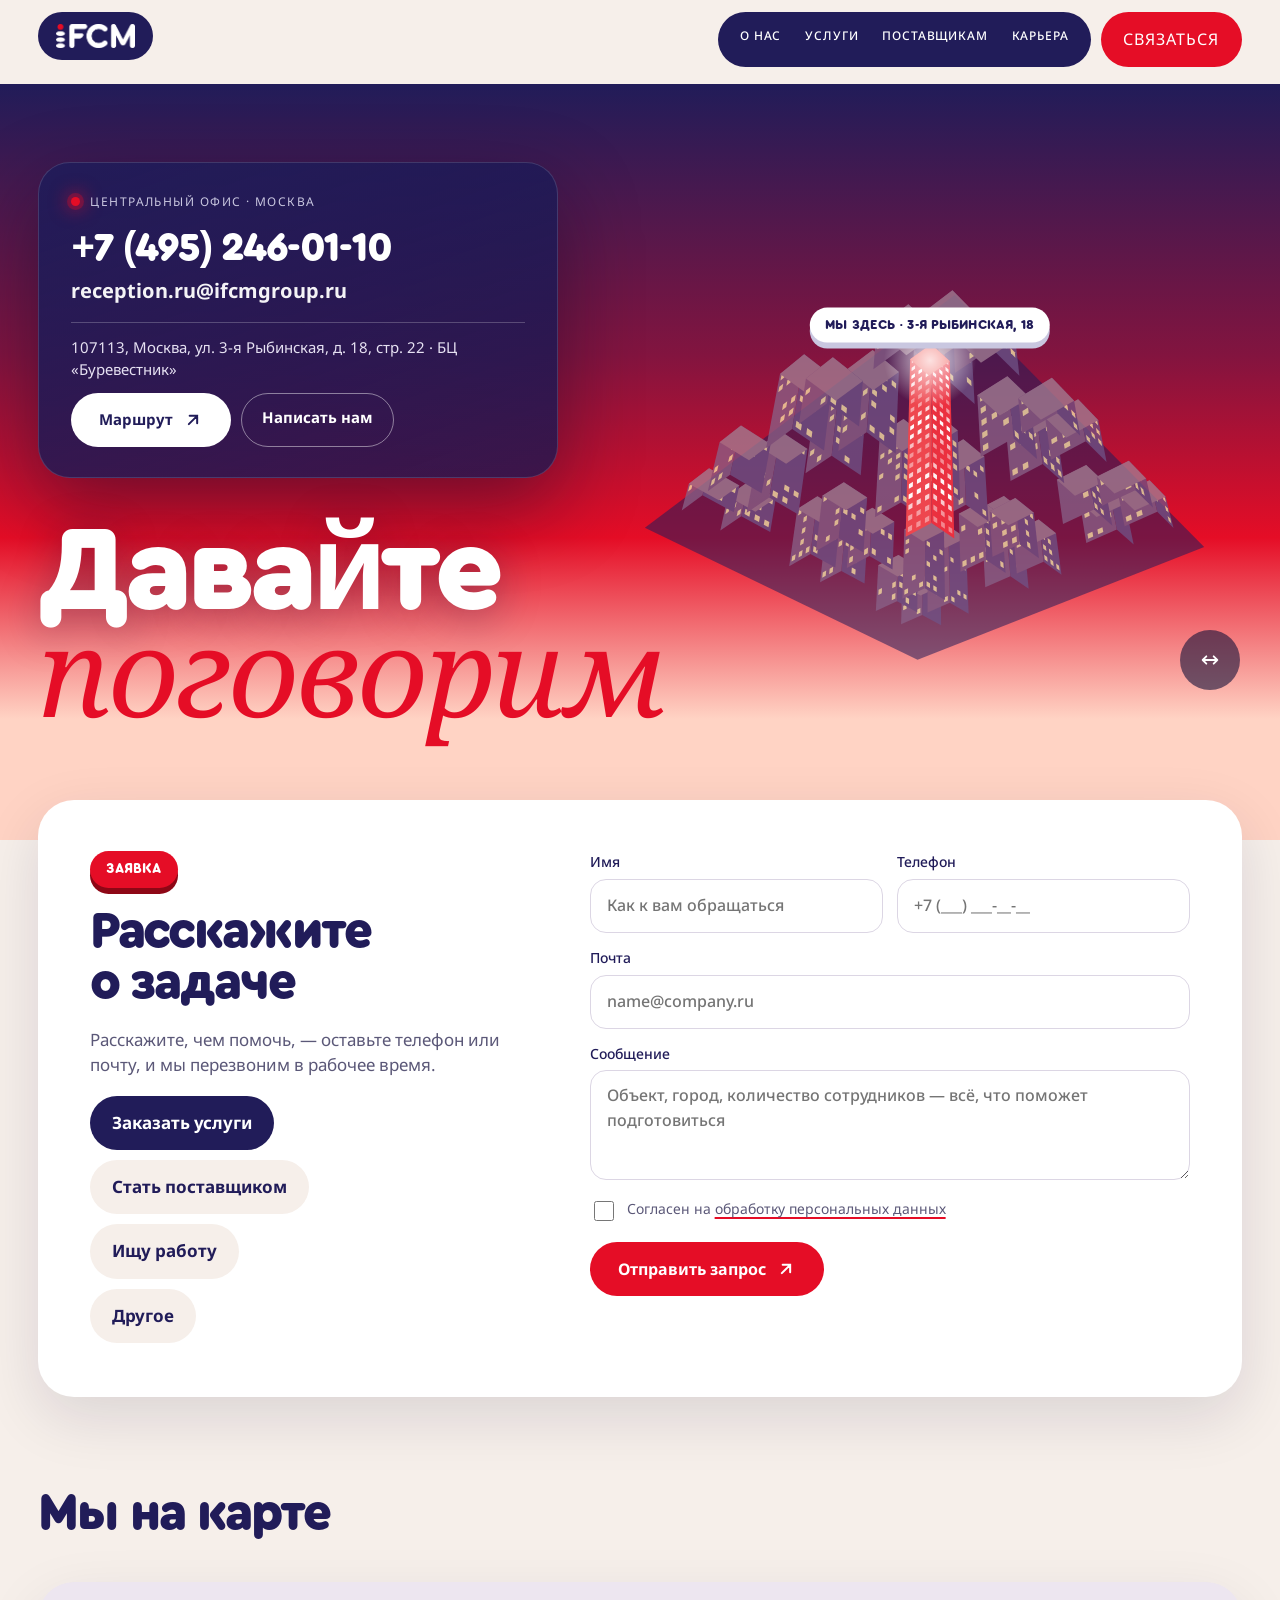
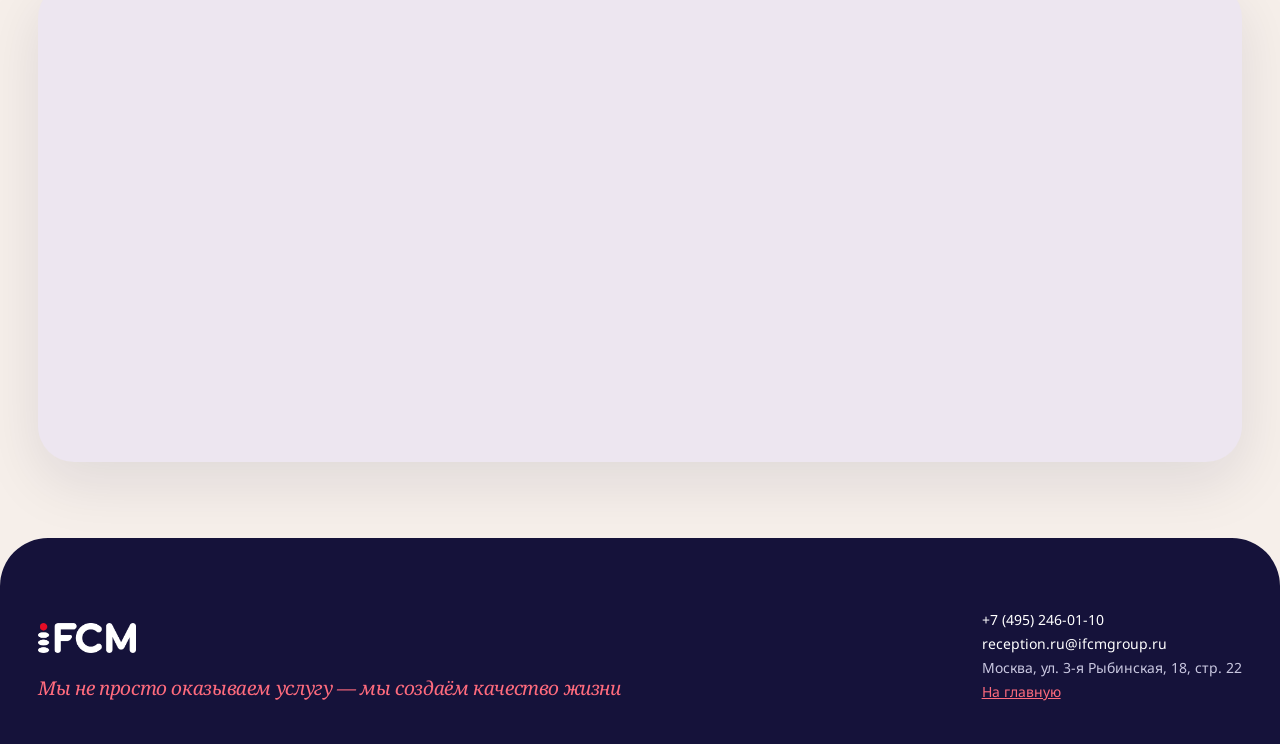
<file: contacts.html>
<!doctype html>
<html lang="ru">
<head>
<meta charset="utf-8">
<meta name="viewport" content="width=device-width,initial-scale=1,viewport-fit=cover">
<link rel="icon" type="image/png" sizes="32x32" href="assets/icon-32.png">
<link rel="icon" type="image/png" sizes="192x192" href="assets/icon-192.png">
<link rel="apple-touch-icon" href="assets/icon-180.png">
<meta name="description" content="Офис iFCM GROUP в Москве, телефон, почта и форма обращения.">
<title>Контакты — iFCM GROUP</title>
<link rel="preconnect" href="https://fonts.googleapis.com">
<link rel="stylesheet" href="https://fonts.googleapis.com/css2?family=Noto+Sans:wght@400;500;700&family=Noto+Serif:ital,wght@1,400&display=swap">
<style>
/* Layout: витрина 5 внутренних страниц «Города заботы»; у каждой своя фишка из референсов (Burrito Madre, Units, брендбук-цепочка, Partake, R-O) */
@font-face{font-family:'Cera Round Pro';src:url(assets/CeraRoundPro-Black.otf) format('opentype');font-weight:900;font-display:swap}
:root{
  color-scheme:light;
  --navy:#211C59; --ink:#15123A; --red:#E50D26; --red-soft:#FF6B7D; --peach:#FFD3C4;
  --paper:#F6EFEA; --white:#FFFFFF; --muted:#5B5878; --line:#E2DCE6; --lilac:#C9C7E0; --sky:#2A2563;
  --display:'Cera Round Pro','Nunito','Arial Rounded MT Bold',sans-serif;
  --body:'Noto Sans',Arial,sans-serif; --serif:'Noto Serif',Georgia,serif;
  --gut:clamp(16px,3vw,40px);
}
*{box-sizing:border-box}
html{scroll-behavior:smooth}
body{margin:0;background:var(--paper);color:var(--ink);font-family:var(--body);font-size:16px;line-height:1.55;overflow-x:clip}
a{color:inherit}
:focus-visible{outline:2px solid var(--red);outline-offset:3px;border-radius:6px}
h1,h2,h3{text-wrap:balance;margin:0}
.d{font-family:var(--display);font-weight:900;letter-spacing:-.04em}
.s{font-family:var(--serif);font-style:italic;font-weight:400;letter-spacing:-.02em}
.lbl{font-size:12px;font-weight:500;letter-spacing:.07em;text-transform:uppercase}
.w{padding-inline:var(--gut)}
.wrap{max-width:1360px;margin-inline:auto}
.stk{display:inline-flex;align-items:center;justify-content:center;font-family:var(--display);font-weight:900;text-transform:uppercase;letter-spacing:.01em;border-radius:999px;white-space:nowrap;box-shadow:0 6px 0 var(--sh,#0E0B2B);padding:.55em 1.2em}
.stk.red{background:var(--red);color:#fff;--sh:#8E0716}.stk.navy{background:var(--navy);color:#fff;--sh:#0B0826}
.stk.white{background:#fff;color:var(--navy);--sh:#C9C7E0}.stk.peach{background:var(--peach);color:var(--navy);--sh:#E8A48E}
.plate{display:inline-flex;font-family:var(--display);font-weight:900;text-transform:uppercase;font-size:clamp(13px,1.2vw,17px);background:var(--red);color:#fff;padding:.55em 1.3em .55em 1em;border-radius:1.4em 999px 999px 0;align-self:flex-start}
.plate.navy{background:var(--navy)}.plate.white{background:#fff;color:var(--navy)}
.btn{display:inline-flex;align-items:center;justify-content:center;gap:10px;min-height:54px;padding:0 28px;border-radius:999px;border:0;background:var(--red);color:#fff;font:inherit;font-weight:700;text-decoration:none;cursor:pointer}
.btn.navy{background:var(--navy)}.btn.white{background:#fff;color:var(--navy)}
.sec{padding-block:clamp(70px,9vw,130px)}

.bdot{display:inline-block;flex:none;width:.5em;height:.5em;border-radius:50% 0 50% 50%;background:var(--red);align-self:center}
.arw{display:inline-block;vertical-align:middle}
/* ---------- верхняя панель витрины ---------- */
.bar{position:sticky;top:env(safe-area-inset-top,0px);z-index:50;display:flex;align-items:center;gap:12px;padding:12px var(--gut);background:rgba(246,239,234,.94);backdrop-filter:blur(10px);-webkit-backdrop-filter:blur(10px);border-bottom:1px solid var(--line);flex-wrap:wrap}
.bar .logo{background:var(--navy);border-radius:999px;padding:10px 16px;display:flex}
.bar .logo img{height:22px;width:auto;display:block}
.tabs{display:flex;gap:6px;overflow-x:auto;scrollbar-width:none;flex:1 1 auto;min-width:0}
.tabs::-webkit-scrollbar{display:none}
.tabs button{flex:none;border:0;cursor:pointer;font:inherit;font-weight:700;font-size:14px;padding:12px 18px;border-radius:999px;background:transparent;color:var(--navy);min-height:44px}
.tabs button[aria-selected="true"]{background:var(--navy);color:#fff}
.tabs button .ref{display:block;white-space:nowrap;font-weight:400;font-size:11px;opacity:.7;letter-spacing:.02em}
.page[hidden]{display:none}

/* ============ 1. О НАС — огромные буквы на фото (Burrito Madre) ============ */
.a-hero{position:relative;min-height:min(92svh,860px);overflow:hidden;padding-block:60px 40px;display:flex;align-items:flex-end}
.a-hero .ph{position:absolute;right:0;top:0;bottom:0;width:min(56%,860px);background-size:cover;background-position:50% 30%}
.a-hero .ph::after{content:"";position:absolute;inset:0;background:linear-gradient(90deg,var(--paper) 0%,rgba(246,239,234,0) 22%)}
.a-hero h1{position:relative;font-size:clamp(76px,15.5vw,250px);line-height:.8;color:var(--red);letter-spacing:-.055em}
.a-hero h1 span{display:block;animation:slideIn 1s cubic-bezier(.2,.8,.1,1) both}
.a-hero h1 span:nth-child(2){animation-delay:.1s;padding-left:.6em}.a-hero h1 span:nth-child(3){animation-delay:.2s}
@keyframes slideIn{from{transform:translateX(-14%);opacity:0}}
.a-hero .side{position:absolute;right:var(--gut);top:40px;max-width:320px;background:#fff;border-radius:24px;padding:20px;z-index:2;font-size:15px;color:var(--muted)}
.a-hero .side b{display:block;color:var(--navy);font-family:var(--display);font-size:20px;margin-bottom:6px}
.inl{display:inline-block;vertical-align:middle;width:1.9em;height:.9em;border-radius:999px;background-size:cover;background-position:center;position:relative;top:-.06em}
.inl.drop{width:.95em;border-radius:50% 0 50% 50%}
.manifest{font-size:clamp(32px,4.8vw,78px);line-height:1.04;color:var(--navy);max-width:1250px}
.manifest em{font-family:var(--serif);font-weight:400;color:var(--red)}
.trio{display:grid;grid-template-columns:repeat(auto-fit,minmax(min(100%,280px),1fr));gap:14px;margin-top:56px}
.trio div{border-top:2px solid var(--navy);padding-top:18px;display:flex;flex-direction:column;gap:10px}
.trio b{font-family:var(--display);font-size:24px;color:var(--navy);letter-spacing:-.02em}
.trio p{margin:0;color:var(--muted)}
.mission{background:var(--navy);color:#fff;overflow:hidden}
.mis{display:flex;flex-wrap:wrap;gap:clamp(28px,5vw,80px);align-items:center;position:relative}
.mis-drop{flex:none;width:clamp(200px,28vw,380px);aspect-ratio:1;max-width:100%;background:var(--red);border-radius:50% 0 50% 50%;display:flex;align-items:center;justify-content:center}
.mis-drop span{color:#fff;font-size:clamp(34px,4.4vw,62px)}
.mission .mis p{flex:1 1 380px;margin:0;min-width:0}
.mis-shapes{position:absolute;right:0;top:-30px;display:flex;gap:10px}
.mis-shapes span{width:clamp(36px,4vw,64px);aspect-ratio:1;border-radius:50%;background:var(--red)}
.mis-shapes span:nth-child(2){background:transparent;border:1.5px solid rgba(255,255,255,.6)}
.mis-shapes span:nth-child(3){border-radius:50% 50% 0 50%}
.fillword-unused{font-size:clamp(90px,21vw,360px);line-height:.8;letter-spacing:-.06em;color:transparent;background-size:cover;background-position:center 30%;-webkit-background-clip:text;background-clip:text;-webkit-text-stroke:0}
.mission p{font-size:clamp(22px,2.6vw,40px);line-height:1.2;max-width:900px;margin:30px 0 0}
.mission p em{font-family:var(--serif);color:var(--red-soft)}
.vstack{display:flex;flex-direction:column;gap:22px}
.vcard{position:sticky;border-radius:40px;padding:clamp(28px,4vw,56px);min-height:min(440px,64svh);display:flex;flex-wrap:wrap;gap:24px;justify-content:space-between;align-items:flex-end;box-shadow:0 -24px 60px rgba(21,18,58,.14);overflow:hidden}
.vcard h3{font-family:var(--display);font-size:clamp(46px,7vw,110px);line-height:.88;letter-spacing:-.045em;flex:1 1 420px}
.vcard p{margin:0;flex:1 1 320px;max-width:460px;font-size:18px}
.vcard .stk{position:absolute;top:28px;right:28px;transform:rotate(6deg);font-size:14px}
.safety{display:flex;flex-wrap:wrap;gap:40px;align-items:center}
.zero{font-size:clamp(200px,32vw,520px);line-height:.75;color:var(--red);flex:0 0 auto}
.badge{position:relative;width:170px;height:170px;border-radius:50%;background:var(--navy);color:#fff;display:flex;align-items:center;justify-content:center;flex:none}
.badge svg{position:absolute;inset:0;animation:spin 18s linear infinite}
@keyframes spin{to{transform:rotate(360deg)}}
.docgrid{display:grid;grid-template-columns:repeat(auto-fill,minmax(min(100%,300px),1fr));gap:12px}
.docgrid a{min-height:150px;border-radius:24px;padding:22px;display:flex;flex-direction:column;justify-content:space-between;text-decoration:none;font-weight:700;color:#fff;transition:transform .3s}
.docgrid a:hover{transform:translateY(-6px) rotate(-1deg)}
.docgrid a span:first-child{display:flex;justify-content:space-between;font-family:var(--display);font-size:20px}

/* ============ 2. УСЛУГИ — цветные плитки-индекс + падающие наклейки (Units + Partake) ============ */
.s-head{padding-block:60px 30px;display:flex;flex-wrap:wrap;gap:24px;justify-content:space-between;align-items:flex-end}
.s-head h1{font-size:clamp(56px,10vw,170px);line-height:.84;color:var(--navy)}
.s-head h1 .s{color:var(--red)}
.s-ui{display:flex;flex-wrap:wrap;gap:14px;align-items:stretch}
.s-idx{flex:0 0 280px;display:flex;flex-direction:column;gap:12px}
.s-idx button{border:0;cursor:pointer;text-align:left;border-radius:22px;padding:18px 20px;min-height:120px;display:flex;flex-direction:column;justify-content:space-between;font:inherit;color:#fff;transition:transform .3s,box-shadow .3s}
.s-idx button .n{display:flex;justify-content:space-between;font-family:var(--display);font-weight:900;font-size:22px}
.s-idx button b{font-size:17px;line-height:1.2}
.s-idx button[aria-pressed="true"]{transform:translateX(10px);box-shadow:-10px 0 0 var(--ink)}
.ubands{margin-top:clamp(20px,3vw,40px)}
/* О нас — вариант 4: фото в капле, текст под экраном */
.a-hero{min-height:min(90svh,860px);padding-block:30px 10px;align-items:flex-end}
.a-hero .ph{top:30px;bottom:30px;right:var(--gut);width:min(50%,720px);border-radius:50% 0 50% 50%;background-position:50% 20%}
.a-hero .ph::after{display:none}
.a-hero h1{z-index:3;color:var(--navy);font-size:clamp(90px,17.5vw,290px);line-height:.8;letter-spacing:-.06em}
.a-hero h1 span:nth-child(2){padding-left:.5em}
.a-hero h1 span:nth-child(3){color:var(--red)}
.a-side{padding-block:clamp(30px,4vw,60px)}
.side2{display:grid;grid-template-columns:minmax(0,.7fr) minmax(0,2fr);gap:clamp(16px,4vw,60px);align-items:baseline;border-top:2px solid var(--navy);padding-top:24px;color:var(--ink);font-size:clamp(22px,2.4vw,34px);line-height:1.35}
.side2 b{font-family:var(--display);font-weight:900;color:var(--red);font-size:clamp(28px,3vw,44px);letter-spacing:-.02em}
.ub{position:relative;overflow:hidden;padding:clamp(44px,6vw,90px) var(--gut)}
.ub.dk{background:#1B1650;color:#fff}.ub.lt{background:#FFF4EE;color:var(--navy)}
.ub::before,.ub::after{content:"";position:absolute;pointer-events:none}
.ub::before{width:clamp(200px,28vw,420px);height:clamp(200px,28vw,420px);right:-6%;top:-18%;border-radius:50% 0 50% 50%;background:var(--red)}
.ub::after{width:clamp(110px,14vw,220px);height:clamp(110px,14vw,220px);left:-3%;bottom:-12%;border-radius:50%;background:#3A3480}
.ub.rev::before{right:auto;left:-6%;border-radius:0 50% 50% 50%}
.ub.rev::after{left:auto;right:-3%;background:var(--red);border-radius:999px 999px 0 0}
.ub-in{position:relative;z-index:1;max-width:1360px;margin:0 auto;display:grid;grid-template-columns:minmax(0,1.1fr) minmax(0,.9fr);gap:clamp(28px,5vw,80px);align-items:center}
.ub.rev .ub-pic{order:-1}
.ub-n{display:block;font-size:clamp(44px,5vw,72px);line-height:1;letter-spacing:-.03em;color:var(--red)}.ub.dk .ub-n{color:#FF5A6E}
.ub h2{font-size:clamp(40px,5.6vw,84px);line-height:.9;margin:12px 0 18px}
.ub h2 .s{font-size:.9em}.ub.dk h2 .s{color:var(--peach)}.ub.lt h2 .s{color:var(--red)}
.ub-l{font-size:17px;margin:0 0 22px;max-width:520px;opacity:.9}
.ub ul{list-style:none;margin:0 0 28px;padding:0;columns:2;column-gap:28px;max-width:600px}
.ub li{break-inside:avoid;position:relative;padding:9px 0 9px 22px;border-top:1px solid rgba(255,255,255,.18);font-size:15.5px}
.ub.lt li{border-color:rgba(33,28,89,.12)}
.ub li::before{content:"";position:absolute;left:0;top:17px;width:10px;height:10px;border-radius:50% 0 50% 50%;background:var(--red)}.ub.dk li::before{background:#FF5A6E}
.ub-cta{display:inline-flex;align-items:center;gap:10px;padding:15px 26px;border-radius:999px;font-weight:700;text-decoration:none;background:var(--red);color:#fff;box-shadow:0 5px 0 #8E0716}
.ub-pic{position:relative}
.ub-ph{width:100%;max-width:520px;margin-inline:auto;background-size:cover}
.ub-pic .stk{position:absolute;left:4%;bottom:8%;font-size:clamp(16px,1.7vw,24px);transform:rotate(-4deg)}
.ub.rev .ub-pic .stk{left:auto;right:4%;transform:rotate(4deg)}
@media (max-width:820px){.ub-in{grid-template-columns:1fr}.ub-pic,.ub.rev .ub-pic{order:-1}.ub-ph{max-width:340px}.ub ul{column-gap:16px}.ub li{font-size:14px;padding:8px 0 8px 18px}.ub li::before{width:8px;height:8px;top:15px}.ub h2{font-size:clamp(38px,11vw,60px)}}
@media (max-width:360px){.ub li{font-size:13px}}
/* О нас: карточка не на лице */
.a-hero .side{top:auto;bottom:36px;right:var(--gut);max-width:300px}
.s-stage{flex:1 1 640px;min-width:0;position:relative;border-radius:36px;overflow:hidden;min-height:620px;background:var(--ink)}
.s-stage .ph{position:absolute;inset:0;background-size:cover;background-position:center;transition:opacity .5s}
.s-stage .sh{position:absolute;inset:0;background:linear-gradient(180deg,rgba(21,18,58,.1) 30%,rgba(21,18,58,.9))}
.s-stage .tx{position:absolute;left:0;right:0;bottom:0;padding:clamp(22px,3vw,40px);color:#fff;display:flex;flex-direction:column;gap:14px}
.s-stage h2{font-size:clamp(34px,4.4vw,64px);line-height:.92}
.s-stage p{margin:0;max-width:560px;color:#E3E1F3}
.drops{position:absolute;inset:0 0 40% 0;pointer-events:none}
.drops .stk{position:absolute;font-size:clamp(12px,1.1vw,15px);animation:drop .7s cubic-bezier(.3,1.4,.5,1) both;pointer-events:auto;cursor:default;transition:transform .2s}
.drops .stk:hover{transform:rotate(0) scale(1.08) !important}
@keyframes drop{from{opacity:0;translate:0 -140px}}
.marq{overflow:hidden;padding-block:50px}
.marq div{display:flex;gap:44px;width:max-content;animation:mq 40s linear infinite;font-size:clamp(46px,7vw,110px);line-height:1;color:var(--navy)}
.marq .out{color:transparent;-webkit-text-stroke:2px var(--navy)}
@keyframes mq{to{transform:translateX(-50%)}}

/* ============ 3. ПОСТАВЩИКАМ — фирменная «цепочка» (брендбук) ============ */
.p-hero{background:var(--navy);color:#fff;padding-block:70px 60px;overflow:hidden}
.p-hero h1{font-size:clamp(52px,9vw,150px);line-height:.86}
.p-hero h1 .s{color:var(--red-soft)}
#chain{display:block;width:100%;height:clamp(70px,9vw,120px);margin-top:40px}
.chk-wrap{display:flex;flex-wrap:wrap;gap:clamp(24px,4vw,60px);align-items:flex-start}
.chk-l{flex:1 1 380px;position:sticky;top:90px;display:flex;flex-direction:column;gap:18px}
.chk-l h2{font-size:clamp(40px,5vw,76px);line-height:.9;color:var(--navy)}
.prog{display:flex;gap:6px;flex-wrap:wrap}
.prog i{width:clamp(26px,3vw,40px);height:clamp(26px,3vw,40px);background:#E7E1EC;transition:background .3s,border-radius .3s}
.prog i:nth-child(3n+1){border-radius:50%}.prog i:nth-child(3n+2){border-radius:50% 0 50% 50%}.prog i:nth-child(3n){border-radius:0 50% 50% 0}
.prog i.on{background:var(--red)}.prog i.on:nth-child(even){background:var(--navy)}
.chk-r{flex:1.4 1 520px;min-width:0;display:flex;flex-direction:column;gap:10px}
.doc{display:flex;align-items:center;gap:16px;background:#fff;border-radius:22px;padding:14px 16px 14px 20px;min-height:72px}
.doc input{width:24px;height:24px;accent-color:var(--red);flex:none}
.doc label{flex:1;font-weight:500;color:var(--navy);cursor:pointer}
.doc a{flex:none;width:44px;height:44px;border-radius:50%;background:var(--paper);display:flex;align-items:center;justify-content:center;color:var(--navy)}
.doc.done{background:var(--peach)}
.rules{display:grid;grid-template-columns:repeat(auto-fit,minmax(min(100%,250px),1fr));gap:14px}
.rule{border-radius:28px;padding:26px;min-height:240px;display:flex;flex-direction:column;justify-content:space-between;gap:16px}
.rule b{font-family:var(--display);font-size:26px;line-height:1;letter-spacing:-.02em}

/* ============ 4. КАРЬЕРА — коллаж и наклейки (Partake) ============ */
.c-hero{position:relative;padding-block:50px 80px;overflow:hidden}
.c-hero h1{font-size:clamp(60px,11vw,190px);line-height:.82;color:var(--navy);position:relative;z-index:3}
.c-hero h1 .s{color:var(--red)}
.collage{position:relative;height:clamp(420px,52vw,640px);margin-top:-60px}
.collage .ph{position:absolute;background-size:cover;background-position:center 25%}
.collage .p1{left:2%;top:12%;width:26%;height:78%;border-radius:999px 999px 30px 30px}
.collage .p2{left:31%;top:30%;width:22%;height:56%;border-radius:50% 0 50% 50%}
.collage .p3{left:56%;top:6%;width:24%;height:62%;border-radius:30px}
.collage .p4{left:82%;top:40%;width:17%;height:50%;border-radius:0 999px 999px 0}
.collage .stk{position:absolute;z-index:4;font-size:clamp(13px,1.5vw,22px);animation:pop .6s cubic-bezier(.3,1.5,.5,1) both;transition:transform .2s}
.collage .stk:hover{transform:rotate(0) scale(1.1) !important}
@keyframes pop{from{opacity:0;transform:scale(.3) rotate(-30deg)}}
.stk-row{display:none}
.prof{display:flex;flex-wrap:wrap;gap:10px}
.prof button{border:2px solid var(--navy);background:transparent;color:var(--navy);border-radius:999px;padding:12px 20px;font:inherit;font-weight:700;cursor:pointer;min-height:48px}
.prof button[aria-pressed="true"]{background:var(--navy);color:#fff}
.qs{display:grid;grid-template-columns:repeat(auto-fit,minmax(min(100%,300px),1fr));gap:18px}
.q{border-radius:32px;padding:30px;display:flex;flex-direction:column;gap:18px;transition:transform .35s}
.q:nth-child(1){transform:rotate(-1.5deg)}.q:nth-child(2){transform:rotate(1deg) translateY(30px)}.q:nth-child(3){transform:rotate(-.5deg)}
.q:hover{transform:rotate(0) translateY(-6px)}
.q blockquote{margin:0;font-family:var(--serif);font-style:italic;font-size:clamp(19px,1.6vw,23px);line-height:1.4}
.perks{display:grid;grid-template-columns:repeat(auto-fit,minmax(min(100%,240px),1fr));gap:14px}
.perk{background:#fff;border-radius:28px;padding:26px;display:flex;flex-direction:column;gap:10px;position:relative;overflow:hidden}
.perk .sh{position:absolute;right:-20px;top:-20px;width:90px;height:90px;opacity:.95}
.perk b{font-family:var(--display);font-size:24px;color:var(--navy);letter-spacing:-.02em;position:relative;max-width:75%}
.perk p{margin:0;color:var(--muted);position:relative}

/* ============ 5. КОНТАКТЫ — 3D-квартал с офисом (R-O) + форма-плашки (Units) ============ */
.k-hero{position:relative;height:min(84svh,760px);min-height:520px;overflow:hidden;color:#fff;touch-action:pan-y}
#mini{position:absolute;inset:0;width:100%;height:100%;display:block;cursor:grab}
.k-hero .in{position:relative;height:100%;display:flex;flex-direction:column;justify-content:flex-end;padding-block:30px 44px;pointer-events:none}
.k-hero h1{font-size:clamp(60px,9.5vw,150px);line-height:.82;text-shadow:0 6px 40px rgba(21,18,58,.35)}
.pin{position:absolute;z-index:3;transform:translate(-50%,-100%);pointer-events:none}
.pin .stk{font-size:13px}
.k-row{display:flex;flex-wrap:wrap;gap:12px;margin-top:24px;position:relative;z-index:4}
.k-red{flex:1 1 360px;background:var(--red);color:#fff;border-radius:999px;display:flex;align-items:center;justify-content:center;min-height:96px;font-size:clamp(22px,2.4vw,34px);padding:0 28px;text-align:center}
.k-form{flex:2 1 460px;min-width:0;background:var(--peach);border-radius:999px;display:flex;align-items:center;gap:10px;padding:8px 8px 8px 28px;min-height:96px}
.k-form input{flex:1;min-width:0;border:0;background:transparent;font:inherit;font-size:20px;color:var(--ink);min-height:60px}
.k-form input::placeholder{color:#8E6A5E}
.k-form button{flex:none;width:80px;height:80px;border-radius:24px;border:0;background:var(--ink);color:#fff;cursor:pointer;display:flex;align-items:center;justify-content:center}
.topics{display:flex;flex-wrap:wrap;gap:10px;margin-top:18px}
.topics button{border:0;border-radius:999px;padding:12px 18px;font:inherit;font-weight:700;cursor:pointer;background:#fff;color:var(--navy);min-height:46px}
.topics button[aria-pressed="true"]{background:var(--navy);color:#fff}
.drag-hint{display:inline-flex;align-items:center;justify-content:center;width:52px;height:52px;margin-bottom:16px;background:rgba(21,18,58,.55);border-radius:50%;animation:sway 2.4s ease-in-out infinite;transition:opacity .5s}
.drag-hint.off{opacity:0}
@keyframes sway{0%,100%{transform:translateX(0)}50%{transform:translateX(8px)}}
@media (min-width:900px){.k-hero{height:min(84svh,780px)}.k-hero .in{padding-block:30px 70px}}
.k-grid{display:flex;flex-wrap:wrap;gap:16px;margin-top:-40px;position:relative;z-index:4;align-items:flex-start}
.k-quick{flex:1 1 320px;min-width:0;display:flex;flex-direction:column;gap:12px;padding-top:56px}
.k-btn{display:flex;flex-direction:column;gap:6px;border-radius:28px;padding:22px 24px;text-decoration:none;box-shadow:0 10px 30px rgba(21,18,58,.08)}
.k-btn b{font-size:clamp(22px,2.4vw,30px);line-height:1.1}
.k-card{flex:1.6 1 440px;min-width:0;background:#fff;border-radius:36px;padding:clamp(22px,3vw,40px);display:flex;flex-direction:column;gap:18px;box-shadow:0 20px 60px rgba(21,18,58,.12)}
.k-card h2{font-size:clamp(30px,3.4vw,48px);line-height:1;color:var(--navy)}
.k-card .topics{margin:0}
.k-card .topics button{background:var(--paper)}
.k-card .topics button[aria-pressed="true"]{background:var(--navy);color:#fff}
.k-fields{display:grid;grid-template-columns:repeat(2,minmax(0,1fr));gap:14px}
.k-fields label{display:flex;flex-direction:column;gap:6px;font-weight:500;font-size:14px;color:var(--navy);min-width:0}
.k-fields .full{grid-column:1/-1}
.k-fields input,.k-fields textarea{font:inherit;font-size:16px;min-height:54px;padding:12px 16px;border-radius:16px;border:1.5px solid #DCD6E4;background:#fff;color:var(--ink);width:100%}
.k-fields textarea{min-height:110px;resize:vertical}
.k-chk{display:flex;gap:10px;align-items:flex-start;font-size:14px;color:var(--muted)}
.k-chk input{width:20px;height:20px;flex:none;accent-color:var(--red)}
@media (max-width:600px){.k-fields{grid-template-columns:minmax(0,1fr)}.k-grid{margin-top:0}.k-quick{padding-top:24px}}
.kinfo{display:grid;grid-template-columns:repeat(auto-fit,minmax(min(100%,260px),1fr));gap:14px}
.kinfo>div{border-radius:28px;padding:26px;min-height:180px;display:flex;flex-direction:column;justify-content:space-between;gap:12px}
.ok{min-height:22px;color:var(--red);margin-top:10px;font-size:15px}

/* подвал витрины */
.foot{background:var(--ink);color:#fff;border-radius:48px 48px 0 0;padding-block:70px 40px;margin-top:80px}
.foot .row{display:flex;flex-wrap:wrap;gap:30px;justify-content:space-between;align-items:flex-end}

@media (max-width:600px){.tabs button .ref{display:none}.tabs button{padding:10px 14px}}
@media (max-width:900px){
  .s-idx{flex:1 1 100%;flex-direction:row;overflow-x:auto}
  .s-idx button{flex:0 0 200px;min-height:110px}
  .s-idx button[aria-pressed="true"]{transform:translateY(-6px);box-shadow:0 6px 0 var(--ink)}
  .s-stage{min-height:0;display:flex;flex-direction:column}
  .s-stage .sh{background:rgba(21,18,58,.72)}
  .drops{position:relative;inset:auto;display:flex;flex-wrap:wrap;gap:12px;padding:22px 20px 6px}
  .drops .stk{position:static;transform:none !important}
  .s-stage .tx{position:relative}
  .mis-shapes{display:none}
  .chk-l{position:static}
  .collage{height:clamp(500px,124vw,780px);margin-top:16px;margin-bottom:clamp(-110px,-15vw,-70px)}
  .collage .p1{left:0;top:5%;width:47%;height:60%}.collage .p2{left:51%;top:5%;width:49%;height:30%;background-position:center 15%}
  .collage .p3{left:51%;top:42%;width:49%;height:36%;background-position:center 20%}.collage .p4{display:none}
  .q:nth-child(2){transform:none}
  .collage .stk{font-size:clamp(12px,3.4vw,18px)}
  .collage .stk:nth-of-type(1){left:2% !important;top:1% !important;transform:rotate(-6deg) !important}
  .collage .stk:nth-of-type(2){left:60% !important;top:1.5% !important;transform:rotate(6deg) !important}
  .collage .stk:nth-of-type(5){left:56% !important;top:36.5% !important;transform:rotate(-5deg) !important}
  .collage .stk:nth-of-type(4){left:5% !important;top:61% !important;transform:rotate(4deg) !important}
  .collage .stk:nth-of-type(3){left:46% !important;top:74% !important;transform:rotate(-3deg) !important}
}
/* О нас: раскладка «как на компьютере» до 560px */
@media (max-width:900px) and (min-width:561px){
  .a-hero{min-height:min(80svh,640px);padding-block:40px 30px}
  .a-hero .ph{width:52%}
  .a-hero h1{font-size:clamp(70px,15vw,130px)}
}
@media (max-width:560px){
  .a-hero{flex-direction:column;align-items:stretch;min-height:0;padding-block:0 30px;gap:22px}
  .a-hero .ph{position:relative;width:auto;height:min(64vw,360px);margin-inline:calc(-1*var(--gut));order:0}
  .a-hero .ph::after{display:none}
  .a-hero h1{order:1;font-size:clamp(64px,19vw,120px)}
  .a-hero .side{position:relative;right:auto;top:auto;bottom:auto;order:2;max-width:none}
}
@media (max-width:560px){.a-hero .ph{top:auto;bottom:auto;right:auto;width:auto;border-radius:0 0 50% 50%;height:min(90vw,380px)}.side2{grid-template-columns:1fr;gap:10px;font-size:21px}}
@media (prefers-reduced-motion:reduce){*{animation:none !important;transition:none !important}}
.k-office{display:none}
.dh-b i{display:none}
@media (min-width:900px){.k-hero .in .wrap{height:100%;display:flex;flex-direction:column;justify-content:space-between;padding-top:44px}
.k-office{display:flex;flex-direction:column;align-items:flex-start;gap:10px;max-width:470px;pointer-events:auto;background:rgba(21,18,58,.42);border:1.5px solid rgba(255,255,255,.22);backdrop-filter:blur(10px);-webkit-backdrop-filter:blur(10px);border-radius:30px;padding:24px 26px 26px}
.k-office .lbl{color:var(--lilac,#C9C7E0)}.k-office b{font-size:26px;line-height:1.15;color:#fff}.k-office .k-bc{color:var(--lilac,#C9C7E0);margin-bottom:8px}
.k-info-sec{display:none}
.dh-b{position:absolute;right:max(40px,calc((100vw - 1360px)/2 + 40px));bottom:150px;margin:0;width:auto;height:auto;padding:12px 18px 12px 14px;gap:10px;border-radius:999px;background:rgba(21,18,58,.6);color:#fff;z-index:3}
.dh-b i{display:inline;font-style:normal;font-weight:700;font-size:14px}}
@media (max-width:899px){.dh-b{position:absolute;right:16px;top:16px;margin:0}}
@media (min-width:900px) and (max-width:1200px){.k-office{max-width:400px;padding:20px 22px 22px}.k-office b{font-size:21px}}

/* Контакты v3 */
.k2{gap:6px;max-width:520px;background:linear-gradient(160deg,rgba(33,28,89,.94),rgba(27,22,80,.8))!important;border:1px solid rgba(255,255,255,.14)!important;box-shadow:0 30px 80px rgba(10,8,40,.45);backdrop-filter:none!important;-webkit-backdrop-filter:none!important;border-radius:32px!important;padding:30px 32px!important;color:#fff}
.k2 a,.k-mob a{color:#fff;text-decoration:none}
.k2-tag{display:inline-flex;align-items:center;gap:10px;font-size:12px;letter-spacing:.12em;text-transform:uppercase;color:#C9C7E0;margin-bottom:10px}.k2-tag i{width:9px;height:9px;border-radius:50%;background:var(--red);box-shadow:0 0 0 4px rgba(229,13,38,.3),0 0 18px 4px rgba(229,13,38,.6)}
.k2-phone b{display:block;font-size:40px;line-height:1.05}
.k2-mail{font-size:20px;font-weight:700;opacity:.95;margin-bottom:10px;word-break:break-word}
.k2-addr{display:flex;flex-direction:column;align-items:flex-start;gap:12px;padding-top:14px;border-top:1px solid rgba(255,255,255,.22);width:100%;color:#E6E1F2;font-size:15px;line-height:1.45}
.k2-addr .btn.white{color:var(--navy)}
.k2-btns{display:flex;gap:10px;flex-wrap:wrap}.k2-btns .ghost{border:1.5px solid rgba(255,255,255,.45);border-radius:999px;padding:13px 20px;font-weight:700;font-size:15px}.k2-btns .ghost:hover{background:#fff;color:var(--navy)}
@media (min-width:900px){.k-hero{height:auto!important;min-height:min(84svh,780px)}.k-hero .in{height:auto!important;min-height:inherit}.k-hero .in .wrap{gap:44px;padding-bottom:40px}}
.dh-b{width:60px!important;height:60px!important;padding:0!important;justify-content:center}
.k-grid{display:block!important;margin-top:-40px}
.k-card{display:grid!important;grid-template-columns:minmax(0,.85fr) minmax(0,1.15fr);gap:56px;padding:clamp(28px,4vw,56px)!important;position:relative;z-index:4}
.k-left{display:flex;flex-direction:column;gap:18px}.k-left h2{font-size:clamp(34px,4vw,60px)!important}
.k-plate{font-size:14px;align-self:flex-start}
.k-sub{margin:0;color:var(--muted);font-size:17px;line-height:1.5;max-width:420px}
.k-left .topics{flex-direction:column;align-items:flex-start}
.k-left .topics button{font-size:17px;padding:14px 22px}
.k-right{display:flex;flex-direction:column;gap:18px}
.k-h2{font-size:clamp(34px,4vw,60px);color:var(--navy);margin:0 0 28px}
.k-mapbox{position:relative;height:clamp(300px,40vw,480px);border-radius:36px;overflow:hidden;background:#EDE6F0;box-shadow:0 20px 60px rgba(21,18,58,.1)}
.k-mapbox iframe{position:absolute;inset:0;width:100%;height:100%;border:0}
.k-mob,.k-sticky{display:none}
@media (max-width:899px){.k-grid{margin-top:0}.k-card{grid-template-columns:minmax(0,1fr);gap:28px;margin-top:16px}.k-left .topics{flex-direction:row}
.k-mob{display:flex;flex-direction:column;gap:6px;background:var(--navy);color:#fff;border-radius:30px;padding:24px;margin-top:-30px;position:relative;z-index:4;box-shadow:0 20px 50px rgba(21,18,58,.25)}.k-mob .k2-phone b{font-size:32px}}
@media (max-width:700px){.k-sticky{display:flex;position:fixed;left:12px;right:12px;bottom:calc(12px + env(safe-area-inset-bottom));z-index:50;gap:8px;opacity:0;transform:translateY(20px);pointer-events:none;transition:opacity .3s,transform .3s}.k-sticky.on{opacity:1;transform:none;pointer-events:auto}.k-sticky a{flex:1;text-align:center;color:#fff;text-decoration:none;font-weight:700;border-radius:999px;padding:16px;box-shadow:0 10px 30px rgba(21,18,58,.3)}}

/* Карьера: вакансии */
.vq-head{display:flex;flex-wrap:wrap;align-items:flex-end;justify-content:space-between;gap:16px 40px;margin-bottom:44px;scroll-margin-top:100px}
.vq-h{margin:0;font-size:clamp(44px,6vw,92px);line-height:.92;color:var(--navy)}.vq-h .s{color:var(--red);font-weight:400}
.vq-sub{margin:0;max-width:380px;color:var(--muted);font-size:17px;line-height:1.5}
a.vq{text-decoration:none;padding:12px;gap:0;overflow:hidden}
a.vq:hover{transform:rotate(0) translateY(-6px)!important;box-shadow:0 24px 50px rgba(21,18,58,.2)}
a.vq:hover .vq-ph{background-size:112%}
.vq-ph{position:relative;display:block;aspect-ratio:4/3;border-radius:24px;background-size:104%;background-position:center;transition:background-size .5s}
.vq-pill{position:absolute;left:16px;bottom:-18px;font-size:clamp(18px,1.6vw,22px)}
.vq-bd{display:flex;flex-direction:column;gap:6px;padding:34px 18px 18px}
.vq-from{font-size:13px;letter-spacing:.1em;text-transform:uppercase;font-weight:700}
.vq-sal{font-size:clamp(34px,3.2vw,50px);line-height:1}
.vq-hook{font-family:var(--serif);font-style:italic;font-size:18px;line-height:1.4;margin-top:6px;opacity:.9}
.vq-go{display:inline-flex;align-items:center;gap:8px;font-weight:700;font-size:16px;margin-top:14px}
.vq-all{margin:70px auto 0;max-width:640px;display:flex;align-items:center;justify-content:space-between;gap:20px;background:var(--navy);color:#fff;text-decoration:none;border-radius:999px;padding:14px 14px 14px 36px;transition:background .25s}
.vq-all:hover{background:var(--red)}
.vq-all b{font-size:clamp(20px,2vw,28px)}
.vq-all i{flex:none;width:64px;height:64px;border-radius:50%;background:var(--red);display:flex;align-items:center;justify-content:center;transition:background .25s}.vq-all:hover i{background:var(--navy)}
@media (max-width:700px){.vq-all{margin-top:40px;padding-left:24px}.vq-all i{width:52px;height:52px}}

/* Отрасли, переключатель услуг, вопросы, слоган */
.seg-tabs{display:flex;flex-wrap:wrap;gap:14px 12px;padding-block:6px 10px}
.seg-tabs .stk{border:0;cursor:pointer;font-size:clamp(14px,1.4vw,18px);transition:transform .2s,opacity .2s;opacity:.55}
.seg-tabs .stk:nth-child(odd){transform:rotate(-2deg)}.seg-tabs .stk:nth-child(even){transform:rotate(2deg)}
.seg-tabs .stk[aria-pressed=true]{opacity:1;transform:rotate(0) scale(1.06)}
.seg-b[hidden]{display:none}
.todo{display:inline-block;border:1.5px dashed #C9A9B6;color:#8C6A79;background:#fff;border-radius:10px;padding:3px 9px;font-size:13px;font-weight:500}
.cz{position:relative;z-index:1;max-width:1360px;margin:clamp(30px,4vw,56px) auto 0;display:grid;grid-template-columns:auto minmax(0,1fr);gap:clamp(20px,3vw,48px);align-items:center;border-radius:36px;padding:clamp(24px,3vw,40px) clamp(24px,4vw,56px);background:#fff;color:var(--navy)}
.ub.lt .cz{background:var(--navy);color:#fff}
.cz-n{font-size:clamp(64px,8vw,128px);line-height:.85;color:var(--red);white-space:nowrap;letter-spacing:-.02em}
.ub.lt .cz-n{color:#FF5A6E}
.cz-t{display:flex;flex-direction:column;gap:8px;align-items:flex-start}
.cz-tag{font-size:12.5px;letter-spacing:.1em;text-transform:uppercase;font-weight:700;opacity:.6}
.cz-t b{font-size:clamp(20px,2vw,28px);line-height:1.15;max-width:620px}
.cz-t p{margin:0;opacity:.7;font-size:15.5px;max-width:560px;line-height:1.45}
.ind-facts{display:flex;gap:clamp(24px,5vw,72px);flex-wrap:wrap;padding-block:4px 22px}
.ind-facts div{display:flex;flex-direction:column;gap:2px}.ind-facts b{font-size:clamp(34px,3.6vw,52px);line-height:1;color:var(--red)}.ind-facts span{color:var(--muted);font-size:15px}
@media (max-width:700px){.cz{grid-template-columns:minmax(0,1fr);gap:10px}}
.vsw{display:flex;gap:8px;padding-top:34px}
.vsw a{font-family:var(--display);font-weight:900;text-transform:uppercase;font-size:15px;letter-spacing:.01em;text-decoration:none;color:var(--navy);background:#fff;border-radius:999px;padding:13px 22px;box-shadow:0 5px 0 #D9CFE0;transition:transform .15s}
.vsw a:hover{transform:translateY(-2px)}.vsw a.on{background:var(--navy);color:#fff;box-shadow:0 5px 0 #0B0826}
.vsw+.s-head{padding-top:28px}
.sv-more{max-width:980px;margin:0 auto;padding:clamp(40px,6vw,90px) var(--gut);display:grid;grid-template-columns:minmax(0,1fr);gap:16px;align-items:start}
.sv-ind{background:var(--navy);color:#fff;border-radius:40px;padding:clamp(28px,4vw,48px);display:flex;flex-direction:column;gap:16px;position:relative;overflow:hidden}
.sv-ind::after{content:"";position:absolute;right:-50px;bottom:-70px;width:190px;height:190px;border-radius:50% 0 50% 50%;background:var(--red)}
.sv-ind .lbl{color:#C9C7E0}.sv-ind h2{margin:0;font-size:clamp(34px,3.6vw,54px);line-height:1}.sv-ind h2 .s{display:block}
.sv-chips{display:flex;flex-wrap:wrap;gap:14px 10px;position:relative;z-index:1;max-width:460px}.sv-chips .stk{font-size:14px;padding:10px 16px;text-decoration:none}.sv-chips .stk:nth-child(odd){transform:rotate(-2deg)}.sv-chips .stk:nth-child(even){transform:rotate(2deg)}
.sv-faq{display:grid;gap:10px}.sv-faq h2{margin:0 0 8px;font-size:clamp(34px,3.6vw,54px);color:var(--navy)}
.sv-faq details{background:#fff;border-radius:24px;padding:18px 22px}.sv-faq summary{cursor:pointer;font-weight:700;color:var(--navy);list-style:none;display:flex;justify-content:space-between;gap:12px;font-size:17px}
.sv-faq summary::after{content:"+";font:900 22px/1 var(--display);color:var(--red)}.sv-faq details[open] summary::after{content:"–"}.sv-faq p{margin:10px 0 0;color:var(--muted);font-size:15.5px;line-height:1.5}
@media (max-width:860px){.sv-more{grid-template-columns:minmax(0,1fr)}}
.slg{padding-block:clamp(50px,7vw,110px) 10px}.slg p{margin:0;font-size:clamp(40px,6vw,96px);line-height:1;color:var(--navy);max-width:1200px;letter-spacing:-.01em}.slg p em{font-family:var(--serif);font-style:italic;font-weight:400;color:var(--red)}
.tabs .tab-hid{display:none!important}
.seg-tabs a.stk{opacity:1;text-decoration:none}.seg-b{scroll-margin-top:90px}

.ub{scroll-margin-top:80px}
/* Карьера: доверие и шаги */
.cr-trust,.cr-steps{display:flex;flex-direction:column;gap:22px}
.cr-trust h2,.cr-steps h2{margin:0;font-size:clamp(34px,4vw,60px);color:var(--navy);line-height:1}.cr-trust h2 .s,.cr-steps h2 .s{color:var(--red)}
.cr-facts{display:grid;grid-template-columns:repeat(4,minmax(0,1fr));gap:14px}
.cr-facts>div{background:var(--navy);color:#fff;border-radius:28px;padding:26px;display:flex;flex-direction:column;gap:8px}
.cr-facts>div:nth-child(2){background:var(--red)}.cr-facts>div:nth-child(3){background:#fff;color:var(--navy)}.cr-facts>div:nth-child(4){background:var(--peach);color:var(--navy)}
.cr-facts b{font-size:clamp(40px,4.4vw,64px);line-height:1}.cr-facts span{font-size:15.5px;line-height:1.4;opacity:.9}
.cr-steps ol{list-style:none;margin:0;padding:0;display:grid;grid-template-columns:repeat(3,minmax(0,1fr));gap:14px;counter-reset:st}
.cr-steps li{background:#fff;border-radius:28px;padding:26px 26px 28px;display:flex;flex-direction:column;gap:8px;counter-increment:st}
.cr-steps li::before{content:counter(st);font-family:var(--display);font-weight:900;font-size:22px;width:46px;height:46px;border-radius:50% 0 50% 50%;background:var(--red);color:#fff;display:grid;place-items:center;margin-bottom:6px}
.cr-steps li b{font-family:var(--display);font-size:24px;color:var(--navy)}.cr-steps li span{color:var(--muted);line-height:1.45}
@media (max-width:900px){.cr-facts{grid-template-columns:repeat(2,minmax(0,1fr))}.cr-steps ol{grid-template-columns:minmax(0,1fr)}}
.lang-sw{margin-left:auto;flex:none;background:#fff;color:var(--navy);border-radius:999px;padding:11px 16px;font-weight:700;font-size:14px;text-decoration:none}.lang-sw:hover{background:var(--peach)}@media (max-width:700px){.bar .logo{order:0}.lang-sw{order:1}.bar .tabs{order:2}.k-hero h1{color:var(--navy);text-shadow:none}}
.bar[hidden]{display:none!important}main,body>section:first-of-type{scroll-margin-top:90px}body{padding-top:84px}
.ub h2.pr-h2{font-size:clamp(34px,4.3vw,66px)}@media (max-width:700px){.ub h2.pr-h2{font-size:clamp(30px,8.6vw,46px)}}
</style>

<script src="assets/config.js"></script>
<link rel="stylesheet" href="assets/nav.css">
</head>
<body>
<div id="siteHeader"></div>
<header class="bar" hidden>
  <a class="logo" href="index.html" aria-label="iFCM — на главную"><img src="assets/logo-white.png" alt="iFCM"></a>
  <nav class="tabs" role="tablist" aria-label="Разделы сайта">
    <button role="tab" data-p="about" aria-selected="false">О нас</button>
    <button role="tab" data-p="services" aria-selected="false">Услуги</button>
    <button role="tab" data-p="industries" aria-selected="false" class="tab-hid">Отрасли</button>
    <button role="tab" data-p="suppliers" aria-selected="false">Поставщикам</button>
    <button role="tab" data-p="career" aria-selected="false">Карьера</button>
    <button role="tab" data-p="contacts" aria-selected="true">Контакты</button>
  </nav>
</header>

<main>
<!-- ======================= 1. О НАС ======================= -->
<section class="page" id="about" role="tabpanel" hidden>
  <div class="a-hero w">
    <div class="ph" role="img" aria-label="Команда iFCM на объекте" style="background-image:url(img/team.jpg);background-position:50% 62%"></div>
    <h1 class="d"><span>С 1993</span><span>года</span><span>рядом.</span></h1>
  </div>
  <div class="a-side w"><div class="wrap"><div class="side2"><b>iFCM GROUP</b>С 1993 года мы рядом с теми, кто работает. За это время у нас сложились высокие стандарты, сильная команда из 8 000 человек и опыт, которому доверяют крупнейшие компании страны.</div></div></div>

  <div class="w slg"><div class="wrap"><p class="d">Мы не просто <span>оказываем услугу</span> — мы&nbsp;создаём <em>качество жизни</em></p></div></div>

  <div class="sec w"><div class="wrap">
    <span class="plate" style="margin-bottom:34px">Кто мы?</span>
    <p class="manifest d">Каждый день мы <em>кормим</em> и окружаем <em>вниманием</em> 110 000 человек — в офисах, на заводах, на вахте и в школах.</p>
    <div class="trio">
      <div><b>Что делаем?</b><p>Готовим, убираем, чиним и следим, чтобы людям на работе было хорошо.</p></div>
      <div><b>Как делаем?</b><p>Безопасно, честно и с душой — так, как сделали бы для себя.</p></div>
      <div><b>Зачем делаем?</b><p>Чтобы клиенты были спокойны, сотрудники — уверены в завтрашнем дне, а партнёры — в нас.</p></div>
    </div>
  </div></div>

  <div class="mission sec w"><div class="wrap mis">
    <div class="mis-shapes" aria-hidden="true"><span></span><span></span><span></span></div>
    <div class="mis-drop"><span class="d">Миссия</span></div>
    <p>Дать возможность каждому человеку почувствовать на рабочем месте <em>комфорт, безопасность</em> и безупречный сервис, улучшающий качество его жизни.</p>
  </div></div>

  <div class="sec w"><div class="wrap">
    <span class="plate navy" style="margin-bottom:34px">Ценности бренда</span>
    <div class="vstack">
      <div class="vcard" style="top:90px;background:#fff;color:var(--navy)"><span class="stk red">01</span><h3>Человек</h3><p style="color:var(--muted)">Люди — главная ценность и залог успеха компании. Человек и ежедневная забота о качестве его жизни — основа всего, что мы делаем.</p></div>
      <div class="vcard" style="top:120px;background:var(--navy);color:#fff"><span class="stk white">02</span><h3>Безопасность</h3><p style="color:var(--lilac)">Фундамент любого процесса iFCM. Никаких компромиссов, когда дело касается жизни и здоровья клиентов и сотрудников.</p></div>
      <div class="vcard" style="top:150px;background:var(--red);color:#fff"><span class="stk navy">03</span><h3>Предприни&shy;мательский дух</h3><p style="color:#FFE3E6">Свобода развивать собственные идеи и ответственность за результат — базовые принципы каждого сотрудника.</p></div>
      <div class="vcard" style="top:180px;background:var(--peach);color:var(--navy)"><span class="stk red">04</span><h3>Партнёрство</h3><p>В основе — доверие и честность. Слушаем потребности клиентов и добросовестно исполняем обязательства.</p></div>
      <div class="vcard" style="top:210px;background:var(--ink);color:#fff"><span class="stk peach">05</span><h3>Социальная ответствен&shy;ность</h3><p style="color:var(--lilac)">Выбираем устойчивое развитие: поддерживаем локальные производства, здоровье, экологию и благотворительность.</p></div>
    </div>
  </div></div>

  <div class="sec w" style="padding-top:0"><div class="wrap safety">
    <div class="zero d">0</div>
    <div style="flex:1 1 380px;display:flex;flex-direction:column;gap:22px">
      <h2 class="d" style="font-size:clamp(40px,5vw,76px);line-height:.9;color:var(--navy)">травм — <span class="s" style="color:var(--red)">главная цель</span> в охране труда</h2>
      <p style="margin:0;font-size:18px;color:var(--muted);max-width:560px">Бескомпромиссное соблюдение норм безопасности труда и пищевой безопасности. 111 объектов по всей России — и везде одни стандарты.</p>
      <div class="badge"><svg viewBox="0 0 170 170" aria-hidden="true"><defs><path id="bc" d="M85,85 m-64,0 a64,64 0 1,1 128,0 a64,64 0 1,1 -128,0"/></defs><text fill="#fff" font-size="11" font-weight="700" letter-spacing="3" font-family="Noto Sans, Arial"><textPath href="#bc">ГОСТ Р ИСО 9001 · СИСТЕМА КАЧЕСТВА ·</textPath></text></svg><span class="d" style="font-size:30px;line-height:.9;text-align:center">ISO<br>9001</span></div>
    </div>
  </div></div>

  <div class="sec w" style="padding-top:0"><div class="wrap">
    <span class="plate" style="margin-bottom:28px">Документы</span>
    <div class="docgrid">
      <a href="https://drive.google.com/file/d/1D66KgCKiIPITLgq131954k7GGWC4IQ_Y/view?usp=sharing" target="_blank" rel="noopener" style="background:var(--navy)"><span><span>01</span><span><svg class="arw" width="20" height="20" viewBox="0 0 24 24" fill="none" stroke="currentColor" stroke-width="2.4" stroke-linecap="round" aria-hidden="true"><path d="M7 17L17 7M8 7h9v9"/></svg></span></span>Данные по СУОТ</a>
      <a href="https://drive.google.com/file/d/1UrJRH3wMavhTzJ2SHcm08IFekiwBRG5M/view" target="_blank" rel="noopener" style="background:var(--red)"><span><span>02</span><span><svg class="arw" width="20" height="20" viewBox="0 0 24 24" fill="none" stroke="currentColor" stroke-width="2.4" stroke-linecap="round" aria-hidden="true"><path d="M7 17L17 7M8 7h9v9"/></svg></span></span>Антиалкогольная политика</a>
      <a href="https://drive.google.com/file/d/1yCam7RIS36lduGr7LoDhpSAOm9wahNjR/view" target="_blank" rel="noopener" style="background:var(--peach);color:var(--navy)"><span><span>03</span><span><svg class="arw" width="20" height="20" viewBox="0 0 24 24" fill="none" stroke="currentColor" stroke-width="2.4" stroke-linecap="round" aria-hidden="true"><path d="M7 17L17 7M8 7h9v9"/></svg></span></span>Кодекс ведения бизнеса</a>
      <a href="https://drive.google.com/file/d/1nxNTRfUfp8L71Z4tBhcSdBrKb00bNc49/view" target="_blank" rel="noopener" style="background:var(--ink)"><span><span>04</span><span><svg class="arw" width="20" height="20" viewBox="0 0 24 24" fill="none" stroke="currentColor" stroke-width="2.4" stroke-linecap="round" aria-hidden="true"><path d="M7 17L17 7M8 7h9v9"/></svg></span></span>Политика по охране труда и экологии</a>
      <a href="https://disk.360.yandex.ru/i/gnEF3XklKYBSMg" target="_blank" rel="noopener" style="background:#fff;color:var(--navy)"><span><span>05</span><span><svg class="arw" width="20" height="20" viewBox="0 0 24 24" fill="none" stroke="currentColor" stroke-width="2.4" stroke-linecap="round" aria-hidden="true"><path d="M7 17L17 7M8 7h9v9"/></svg></span></span>Обработка персональных данных</a>
      <a href="https://www.ifcmgroup.ru/policy2" target="_blank" rel="noopener" style="background:var(--sky)"><span><span>06</span><span><svg class="arw" width="20" height="20" viewBox="0 0 24 24" fill="none" stroke="currentColor" stroke-width="2.4" stroke-linecap="round" aria-hidden="true"><path d="M7 17L17 7M8 7h9v9"/></svg></span></span>Политика cookies</a>
    </div>
  </div></div>
</section>

<!-- ======================= 2. УСЛУГИ ======================= -->
<section class="page" id="services" role="tabpanel" hidden>
  <nav class="vsw w wrap" aria-label="Как смотреть услуги"><a href="services.html" aria-current="page" class="on">По направлениям</a><a href="industries.html" >По отраслям</a></nav>
  <div class="s-head w wrap">
    <h1 class="d"><span data-sk="h1a">100</span> <span class="s" data-sk="h1b">услуг</span><br><span data-sk="h1c">«под ключ»</span></h1>
    <p style="margin:0;max-width:380px;font-size:18px;color:var(--muted)" data-sk="sub">Всё, чтобы вашим людям было удобно, а зданию — надёжно. Выбирайте одну услугу или доверьте нам всё сразу.</p>
  </div>
  <div class="ubands">
<div class="ub dk" id="s1"><div class="ub-in"><div class="ub-tx"><span class="ub-n d">01 / 04</span><h2 class="d"><span data-sk="s1t1">Корпоративное</span><br><span class="s" data-sk="s1t2">питание</span></h2><p class="ub-l" data-sk="s1lead">Горячий обед, свежий кофе и десерт к чаю — от ресторана на площадке до доставки прямо к рабочему месту.</p><ul data-sl="s1list"><li>Рестораны и столовые полного цикла</li><li>Буфеты и экспресс-буфет с предзаказом</li><li>Кофе-поинты и вендинг</li><li>Питание на вынос и доставка</li><li>Банкеты, кофе-брейки и VIP</li><li>Тематические дни и сезонное меню</li><li>Дотации и карты питания</li><li>Проект и оснащение столовой</li></ul><a class="ub-cta" href="contacts.html">Оставить заявку <svg width="18" height="18" viewBox="0 0 24 24" fill="none" stroke="currentColor" stroke-width="2.6" stroke-linecap="round" aria-hidden="true"><path d="M5 12h14M13 6l6 6-6 6"/></svg></a></div><div class="ub-pic"><div class="ub-ph" data-sp="s1ph" role="img" aria-label="Корпоративное питание" style="background-image:url(img/salad.jpg);background-position:62% 30%;border-radius:50% 0 50% 50%;aspect-ratio:1/1"></div><span class="stk red" data-sk="s1stk">Вкусно</span></div></div></div>
<div class="ub lt rev" id="s2"><div class="ub-in"><div class="ub-tx"><span class="ub-n d">02 / 04</span><h2 class="d"><span data-sk="s2t1">Обслуживание</span><br><span class="s" data-sk="s2t2">зданий 24/7</span></h2><p class="ub-l" data-sk="s2lead">Здание работает без сбоев днём и ночью: инженеры на объекте и техническая помощь 24/7.</p><ul data-sl="s2list"><li>Обслуживание зданий и сооружений</li><li>Техническая помощь 24/7 и мелкий ремонт</li><li>Электросети и экономия энергии</li><li>Вода, тепло, лифты и котельные</li><li>Пожарная безопасность</li><li>Пропуска и видеонаблюдение</li><li>Ремонт промышленного оборудования</li><li>Спецтехника</li></ul><a class="ub-cta" href="contacts.html">Оставить заявку <svg width="18" height="18" viewBox="0 0 24 24" fill="none" stroke="currentColor" stroke-width="2.6" stroke-linecap="round" aria-hidden="true"><path d="M5 12h14M13 6l6 6-6 6"/></svg></a></div><div class="ub-pic"><div class="ub-ph" data-sp="s2ph" role="img" aria-label="Эксплуатация зданий 24/7" style="background-image:url(img/ceiling.jpg);background-position:55% 25%;border-radius:50%;aspect-ratio:1/1"></div><span class="stk white" data-sk="s2stk">Надёжно</span></div></div></div>
<div class="ub dk" id="s3"><div class="ub-in"><div class="ub-tx"><span class="ub-n d">03 / 04</span><h2 class="d"><span data-sk="s3t1">Чистота</span><br><span class="s" data-sk="s3t2">и порядок</span></h2><p class="ub-l" data-sk="s3lead">Порядок в офисе, на заводе и на территории — круглый год.</p><ul data-sl="s3list"><li>Уборка помещений и территорий</li><li>Промышленный клининг</li><li>Прачечная и химчистка</li><li>Уборка снега и антиобледенение</li><li>Озеленение</li><li>Защита от вредителей</li><li>Вывоз отходов</li><li>Ресепшн, охрана и склады</li></ul><a class="ub-cta" href="contacts.html">Оставить заявку <svg width="18" height="18" viewBox="0 0 24 24" fill="none" stroke="currentColor" stroke-width="2.6" stroke-linecap="round" aria-hidden="true"><path d="M5 12h14M13 6l6 6-6 6"/></svg></a></div><div class="ub-pic"><div class="ub-ph" data-sp="s3ph" role="img" aria-label="Управление инфраструктурой" style="background-image:url(img/gardener.jpg);background-position:30% 30%;border-radius:999px 999px 28px 28px;aspect-ratio:4/5"></div><span class="stk navy" data-sk="s3stk" style="left:-3%;bottom:3%">Чисто</span></div></div></div>
<div class="ub lt rev" id="s4"><div class="ub-in"><div class="ub-tx"><span class="ub-n d">04 / 04</span><h2 class="d"><span data-sk="s4t1">Вахтовые посёлки</span><br><span class="s" data-sk="s4t2">«под ключ»</span></h2><p class="ub-l" data-sk="s4lead">Берём на себя весь быт посёлка: заселение, питание, уборку, магазин и медпомощь. Людям остаётся только работать и отдыхать.</p><ul data-sl="s4list"><li>Размещение и регистрация</li><li>Питание 24/7</li><li>Магазин на объекте</li><li>Медпомощь</li><li>Уборка и прачечная</li><li>Обслуживание посёлка 24/7</li><li>Завоз продуктов и материалов</li><li>Спецтехника</li></ul><a class="ub-cta" href="contacts.html">Оставить заявку <svg width="18" height="18" viewBox="0 0 24 24" fill="none" stroke="currentColor" stroke-width="2.6" stroke-linecap="round" aria-hidden="true"><path d="M5 12h14M13 6l6 6-6 6"/></svg></a></div><div class="ub-pic"><div class="ub-ph" data-sp="s4ph" role="img" aria-label="Жилые комплексы «под ключ»" style="background-image:url(img/engineers.jpg);background-position:65% 30%;border-radius:0 50% 50% 50%;aspect-ratio:1/1"></div><span class="stk peach" data-sk="s4stk">Как дома</span></div></div></div>
  </div>
<div class="sv-more"><div class="sv-faq"><h2 class="d">Частые вопросы</h2>
    <details open><summary>Чем вы отличаетесь?</summary><p>Одна команда берёт на себя всё: питание, обслуживание здания и чистоту — по одному договору. С 1993 года, более 8 000 сотрудников и 111 объектов по России.</p></details>
    <details><summary>Как оформлен персонал?</summary><p>Официальное трудоустройство и 100% белая зарплата. Медосмотры и обучение для всех сотрудников.</p></details>
    <details><summary>Можно заказать одну услугу?</summary><p>Конечно. Начните с того, что нужнее всего, а остальное добавим, когда захотите.</p></details>
    <details><summary>Как быстро вы запускаетесь?</summary><p>Крупные проекты мы запускали за 25–30 дней. Срок для вашего объекта назовём после расчёта.</p></details>
  </div></div>
  <div class="marq" aria-hidden="true"><div class="d"><span>Питание</span><span class="bdot" aria-hidden="true"></span><span class="out">Здания 24/7</span><span class="bdot" aria-hidden="true"></span><span>Чистота</span><span class="bdot" aria-hidden="true"></span><span class="out">Вахтовые посёлки</span><span class="bdot" aria-hidden="true"></span><span>Питание</span><span class="bdot" aria-hidden="true"></span><span class="out">Здания 24/7</span><span class="bdot" aria-hidden="true"></span><span>Чистота</span><span class="bdot" aria-hidden="true"></span><span class="out">Вахтовые посёлки</span><span class="bdot" aria-hidden="true"></span></div></div>
</section>

<section class="page" id="industries" role="tabpanel" hidden>
  <nav class="vsw w wrap" aria-label="Как смотреть услуги"><a href="services.html" >По направлениям</a><a href="industries.html" aria-current="page" class="on">По отраслям</a></nav>
  <div class="s-head w wrap">
    <h1 class="d">Решения <span class="s">по отраслям</span></h1>
    <p style="margin:0;max-width:380px;font-size:18px;color:var(--muted)">У каждой отрасли свои задачи. Найдите свою и посмотрите, что мы уже умеем.</p>
  </div>
  <div class="w wrap ind-facts"><div><b class="d">98%</b><span>партнёров остаются с нами</span></div><div><b class="d">28 лет</b><span>самое долгое партнёрство</span></div><div><b class="d">111</b><span>локаций по России</span></div></div>
  <div class="w wrap seg-tabs" id="segTabs" role="group" aria-label="Отрасль"><a class="stk red" href="#seg-office">Бизнес-центры</a><a class="stk white" href="#seg-plant">Промышленность</a><a class="stk navy" href="#seg-remote">Вахта</a><a class="stk peach" href="#seg-ifm">Под ключ</a><a class="stk red" href="#seg-edu">Образование</a></div>
  <div class="ubands">
<div class="ub dk seg-b" id="seg-office"><div class="ub-in"><div class="ub-tx"><span class="ub-n d">01 / 05</span><h2 class="d">Бизнес-центры<br><span class="s">и офисы</span></h2><p class="ub-l">Ресторан, в который хочется спуститься на обед, и офис, где всегда чисто и уютно.</p><ul><li>Рестораны и кафетерии</li><li>Кофе-пойнты</li><li>Банкеты и VIP</li><li>Чистота и ресепшн</li></ul><a class="ub-cta" href="contacts.html#form">Запросить расчёт <svg width="18" height="18" viewBox="0 0 24 24" fill="none" stroke="currentColor" stroke-width="2.6" stroke-linecap="round" aria-hidden="true"><path d="M5 12h14M13 6l6 6-6 6"/></svg></a></div><div class="ub-pic"><div class="ub-ph" role="img" aria-label="Бизнес-центры и офисы" style="background-image:url(img/cafe.jpg);background-position:center;border-radius:50% 0 50% 50%;aspect-ratio:1/1"></div><span class="stk red">Вкусно</span></div></div>
<div class="cz"><div class="cz-n d">25 лет</div><div class="cz-t"><span class="cz-tag">Опыт iFCM · Бизнес-центры</span><b>на рынке корпоративных ресторанов в бизнес-центрах и офисах</b><p>Рестораны в бизнес-центрах класса А и головных офисах — до 1 850 гостей в день в каждом.</p></div></div></div>
<div class="ub lt rev seg-b" id="seg-plant"><div class="ub-in"><div class="ub-tx"><span class="ub-n d">02 / 05</span><h2 class="d pr-h2">Промышленность<br><span class="s">24/7</span></h2><p class="ub-l">Горячая еда для каждой смены — днём и ночью, быстро и без очередей.</p><ul><li>Столовые и буфеты</li><li>Предзаказ на проходной</li><li>Карты питания</li><li>VIP-обслуживание</li></ul><a class="ub-cta" href="contacts.html#form">Запросить расчёт <svg width="18" height="18" viewBox="0 0 24 24" fill="none" stroke="currentColor" stroke-width="2.6" stroke-linecap="round" aria-hidden="true"><path d="M5 12h14M13 6l6 6-6 6"/></svg></a></div><div class="ub-pic"><div class="ub-ph" role="img" aria-label="Промышленность 24/7" style="background-image:url(img/plant.jpg);background-position:center;border-radius:50%;aspect-ratio:1/1"></div><span class="stk white">Сытно</span></div></div>
<div class="cz"><div class="cz-n d">280</div><div class="cz-t"><span class="cz-tag">Опыт iFCM · Промышленность</span><b>столовых и кафе iFCM по всей России</b><p>Тяжёлая и пищевая промышленность, фармацевтика. Предзаказ обеда на проходной — в перерыв без очередей.</p></div></div></div>
<div class="ub dk seg-b" id="seg-remote"><div class="ub-in"><div class="ub-tx"><span class="ub-n d">03 / 05</span><h2 class="d">Вахта<br><span class="s">и месторождения</span></h2><p class="ub-l">Мороз, вертолётная логистика и сотни километров до города — мы работаем там, где другим сложно, и привозим всё нужное сами.</p><ul><li>Питание 24/7</li><li>Проживание</li><li>Завоз продуктов</li><li>Спецтехника</li></ul><a class="ub-cta" href="contacts.html#form">Запросить расчёт <svg width="18" height="18" viewBox="0 0 24 24" fill="none" stroke="currentColor" stroke-width="2.6" stroke-linecap="round" aria-hidden="true"><path d="M5 12h14M13 6l6 6-6 6"/></svg></a></div><div class="ub-pic"><div class="ub-ph" role="img" aria-label="Вахта и месторождения" style="background-image:url(img/remote.jpg);background-position:center;border-radius:999px 999px 28px 28px;aspect-ratio:1/1"></div><span class="stk navy">На краю карты</span></div></div>
<div class="cz"><div class="cz-n d">39</div><div class="cz-t"><span class="cz-tag">Опыт iFCM · Вахта</span><b>удалённых локаций: месторождения, вахтовые посёлки, стройки</b><p>Крупное месторождение мы запустили всего за 25 дней.</p></div></div></div>
<div class="ub lt rev seg-b" id="seg-ifm"><div class="ub-in"><div class="ub-tx"><span class="ub-n d">04 / 05</span><h2 class="d">Всё в одном<br><span class="s">«под ключ»</span></h2><p class="ub-l">Еда, здание, чистота и склады — в одних руках. Вы сосредоточены на своём бизнесе, а быт объекта мы берём на себя.</p><ul><li>Питание</li><li>Обслуживание здания 24/7</li><li>Уборка и прачечная</li><li>Склады и магазин</li></ul><a class="ub-cta" href="contacts.html#form">Запросить расчёт <svg width="18" height="18" viewBox="0 0 24 24" fill="none" stroke="currentColor" stroke-width="2.6" stroke-linecap="round" aria-hidden="true"><path d="M5 12h14M13 6l6 6-6 6"/></svg></a></div><div class="ub-pic"><div class="ub-ph" role="img" aria-label="Всё в одном «под ключ»" style="background-image:url(img/hall.jpg);background-position:center;border-radius:0 50% 50% 50%;aspect-ratio:1/1"></div><span class="stk peach">Под ключ</span></div></div>
<div class="cz"><div class="cz-n d">3,1 млн м²</div><div class="cz-t"><span class="cz-tag">Опыт iFCM · Всё «под ключ»</span><b>убираем на промышленных объектах</b><p>За этой цифрой — заводы, склады и цеха, где мы каждый день отвечаем за чистоту, порядок и безопасность.</p></div></div></div>
<div class="ub dk seg-b" id="seg-edu"><div class="ub-in"><div class="ub-tx"><span class="ub-n d">05 / 05</span><h2 class="d">Образование<br><span class="s">вкусно и полезно</span></h2><p class="ub-l">Завтраки и обеды, которые дети едят с удовольствием, а родители спокойны: всё по возрастным нормам и стандартам.</p><ul><li>Завтраки и обеды</li><li>Питание по возрастным нормам</li><li>Уборка</li><li>Обслуживание здания</li></ul><a class="ub-cta" href="contacts.html#form">Запросить расчёт <svg width="18" height="18" viewBox="0 0 24 24" fill="none" stroke="currentColor" stroke-width="2.6" stroke-linecap="round" aria-hidden="true"><path d="M5 12h14M13 6l6 6-6 6"/></svg></a></div><div class="ub-pic"><div class="ub-ph" role="img" aria-label="Образование" style="background-image:url(img/school.jpg);background-position:center;border-radius:50% 50% 50% 0;aspect-ratio:1/1"></div><span class="stk red">Полезно</span></div></div>
<div class="cz"><div class="cz-n d">10</div><div class="cz-t"><span class="cz-tag">Опыт iFCM · Образование</span><b>школ и детских садов: гимназии, лицеи, международные школы</b><p>Кормим школьников с 2004 года.</p></div></div></div>
  </div>
</section>

<!-- ======================= 3. ПОСТАВЩИКАМ ======================= -->
<section class="page" id="suppliers" role="tabpanel" hidden>
  <div class="p-hero w"><div class="wrap">
    <span class="plate white" style="margin-bottom:26px">Поставщикам</span>
    <h1 class="d">Станьте звеном <span class="s">нашей цепочки</span></h1>
    <p style="margin:24px 0 0;max-width:620px;font-size:18px;color:#E3E1F3">Чётко регулируемая система поставок, отлаженная логистика и контроль на всех точках производственной цепи.</p>
    <canvas id="chain" aria-hidden="true"></canvas>
  </div></div>

  <div class="sec w"><div class="wrap chk-wrap">
    <div class="chk-l">
      <span class="plate">Готовность поставщика</span>
      <h2 class="d">Отмечайте документы — <span class="s" style="color:var(--red)">цепочка</span> собирается</h2>
      <p style="margin:0;color:var(--muted)">Каждый прочитанный документ добавляет звено. Это подсказка для поставщика, а не официальная процедура.</p>
      <div class="prog" id="prog" aria-hidden="true"></div>
      <p class="d" id="progTxt" style="margin:0;font-size:24px;color:var(--navy)">0 из 11</p>
    </div>
    <div class="chk-r" id="docs"></div>
  </div></div>

  <div class="sec w" style="padding-top:0"><div class="wrap">
    <span class="plate navy" style="margin-bottom:28px">Положение для поставщиков · ред. №1 от 01.01.2024</span>
    <div class="rules">
      <div class="rule" style="background:var(--navy);color:#fff"><span class="stk red" style="align-self:flex-start;transform:rotate(-4deg);font-size:13px">ст. 428 ГК РФ</span><b>Вступление в силу</b><p style="margin:0;color:var(--lilac)">Действует с даты подписания договора — путём присоединения.</p></div>
      <div class="rule" style="background:#fff;color:var(--navy)"><b>Изменения</b><p style="margin:0;color:var(--muted)">Заказчик может менять условия; поставщик сам отслеживает новые редакции на сайте.</p></div>
      <div class="rule" style="background:var(--red);color:#fff"><b>Обязанности</b><p style="margin:0;color:#FFE3E6">Ознакомить персонал с правилами, отвечать за качество и безопасность работ, соблюдать ЛНА объекта.</p></div>
      <div class="rule" style="background:var(--peach);color:var(--navy)"><b>Приоритет</b><p style="margin:0">Положение важнее договора, если в договоре не предусмотрено иное.</p></div>
    </div>
  </div></div>
</section>

<!-- ======================= 4. КАРЬЕРА ======================= -->
<section class="page" id="career" role="tabpanel" hidden>
  <div class="c-hero w"><div class="wrap">
    <h1 class="d"><span data-ck="h1a">Работа, где</span> <span class="s" data-ck="h1b">заботятся</span><br><span data-ck="h1c">и о вас</span></h1>
    <div class="collage" aria-label="Сотрудники iFCM">
      <div class="ph p1" data-cp="ph1" style="background-image:url(img/cook_v.jpg)"></div>
      <div class="ph p2" data-cp="ph2" style="background-image:url(img/baker_v.jpg)"></div>
      <div class="ph p3" data-cp="ph3" style="background-image:url(img/shop.jpg)"></div>
      <div class="ph p4" data-cp="ph4" style="background-image:url(img/lockers.jpg)"></div>
      <span class="stk red" style="left:18%;top:8%;transform:rotate(-8deg);animation-delay:.2s" data-ck="st1">100% белая зарплата</span>
      <span class="stk white" style="left:40%;top:18%;transform:rotate(6deg);animation-delay:.35s" data-ck="st2">Медосмотры</span>
      <span class="stk navy" style="left:52%;top:72%;transform:rotate(-5deg);animation-delay:.5s" data-ck="st3">Обучение и рост</span>
      <span class="stk peach" style="left:4%;top:82%;transform:rotate(4deg);animation-delay:.65s" data-ck="st4">Стабильность</span>
      <span class="stk red" style="left:74%;top:30%;transform:rotate(9deg);animation-delay:.8s" data-ck="st5">Более 8 000 коллег</span>
    </div>
    <div class="stk-row" aria-hidden="true"><span class="stk red" data-ck="st1">100% белая зарплата</span><span class="stk white" data-ck="st2">Медосмотры</span><span class="stk navy" data-ck="st3">Обучение и рост</span><span class="stk peach" data-ck="st4">Стабильность</span><span class="stk red" data-ck="st5">Более 8 000 коллег</span></div>
  </div></div>

  <div class="sec w" style="padding-top:20px"><div class="wrap" style="display:flex;flex-direction:column;gap:22px">
    <span class="plate" data-ck="profPlate">Кем вы хотите работать?</span>
    <div class="prof" id="prof"></div>
    <p class="d" id="profTxt" style="margin:0;font-size:clamp(24px,3vw,40px);line-height:1.1;color:var(--navy)" data-ck="profTxt">Выберите профессию — расскажем, с чего начать.</p>
  </div></div>

  <div class="sec w" style="padding-top:0"><div class="wrap perks">
    <div class="perk"><svg class="sh" viewBox="0 0 90 90"><circle cx="45" cy="45" r="45" fill="#E50D26"/></svg><b data-ck="perk1t">Всё по закону</b><p data-ck="perk1p">Официальное оформление, 100% белая зарплата и все гарантии по Трудовому кодексу. Без «серых» схем.</p></div>
    <div class="perk"><svg class="sh" viewBox="0 0 90 90"><path d="M45 0H90V45A45 45 0 1 1 45 0Z" fill="#211C59"/></svg><b data-ck="perk2t">Стабильность</b><p data-ck="perk2p">Мы работаем с 1993 года, и 98% партнёров остаются с нами — значит, работа будет и завтра.</p></div>
    <div class="perk"><svg class="sh" viewBox="0 0 90 90"><path d="M0 0H45A45 45 0 0 1 45 90H0Z" fill="#FFD3C4"/></svg><b data-ck="perk3t">Забота о здоровье</b><p data-ck="perk3p">Оплачиваемые медосмотры, страхование, безопасные условия труда.</p></div>
    <div class="perk"><svg class="sh" viewBox="0 0 90 90"><path d="M0 90V0A90 90 0 0 1 90 90Z" fill="#E50D26"/></svg><b data-ck="perk4t">Обучение и развитие</b><p data-ck="perk4p">Научим профессии и поможем расти внутри компании.</p></div>
  </div></div>


  <div class="sec w" style="padding-top:0"><div class="wrap cr-trust">
    <h2 class="d">Почему к нам <span class="s">идут и остаются</span></h2>
    <div class="cr-facts">
      <div><b class="d">8 000+</b><span>коллег по всей России — вы будете не одни</span></div>
      <div><b class="d">1993</b><span>год, с которого мы работаем в России</span></div>
      <div><b class="d">111</b><span>объектов: офисы, заводы, вахта и школы — есть из чего выбрать</span></div>
      <div><b class="d">100%</b><span>белая зарплата — честно и вовремя</span></div>
    </div>
  </div></div>
  <div class="sec w" style="padding-top:0"><div class="wrap">
    <div class="vq-head" id="vacancies"><h2 class="d vq-h"><span data-ck="vacT1">Актуальные</span> <span class="s" data-ck="vacT2">вакансии</span></h2><p class="vq-sub" data-ck="vacSub">Научим, поддержим и поможем освоиться — команда всегда рядом.</p></div>
    <div class="qs vqs"><a class="q vq" data-cl href="#vacancies" style="background:#fff;color:var(--navy)"><span class="vq-ph" data-cp="v1ph" style="background-image:url(img/chef.jpg)"><span class="stk red vq-pill" data-ck="v1role">Повар</span></span><span class="vq-bd"><span class="vq-from" style="color:var(--muted)" data-ck="vacFrom">Зарплата</span><b class="d vq-sal" data-ck="v1sal">Официально, с первого дня</b><span class="vq-hook" data-ck="v1hook">Кухня, которая кормит 110 000 человек в день</span><span class="vq-go"><span data-ck="vacGo">Хочу сюда</span> <svg width="22" height="22" viewBox="0 0 24 24" fill="none" stroke="currentColor" stroke-width="2.4" stroke-linecap="round" aria-hidden="true"><path d="M7 17L17 7M8 7h9v9"/></svg></span></span></a><a class="q vq" data-cl href="#vacancies" style="background:var(--red);color:#fff"><span class="vq-ph" data-cp="v2ph" style="background-image:url(img/engineer2.jpg)"><span class="stk white vq-pill" data-ck="v2role">Инженер</span></span><span class="vq-bd"><span class="vq-from" style="color:#FFD3C4" data-ck="vacFrom">Зарплата</span><b class="d vq-sal" data-ck="v2sal">Официально, с первого дня</b><span class="vq-hook" data-ck="v2hook">Здания работают 24/7 — и это твоя заслуга</span><span class="vq-go"><span data-ck="vacGo">Хочу сюда</span> <svg width="22" height="22" viewBox="0 0 24 24" fill="none" stroke="currentColor" stroke-width="2.4" stroke-linecap="round" aria-hidden="true"><path d="M7 17L17 7M8 7h9v9"/></svg></span></span></a><a class="q vq" data-cl href="#vacancies" style="background:var(--navy);color:#fff"><span class="vq-ph" data-cp="v3ph" style="background-image:url(img/cleaner.jpg)"><span class="stk peach vq-pill" data-ck="v3role">Клининг</span></span><span class="vq-bd"><span class="vq-from" style="color:var(--lilac)" data-ck="vacFrom">Зарплата</span><b class="d vq-sal" data-ck="v3sal">Официально, с первого дня</b><span class="vq-hook" data-ck="v3hook">Чистота, которую замечают каждый день</span><span class="vq-go"><span data-ck="vacGo">Хочу сюда</span> <svg width="22" height="22" viewBox="0 0 24 24" fill="none" stroke="currentColor" stroke-width="2.4" stroke-linecap="round" aria-hidden="true"><path d="M7 17L17 7M8 7h9v9"/></svg></span></span></a></div>
    <a class="vq-all" data-cl href="#vacancies"><b class="d" data-ck="vacAll">Смотреть все вакансии</b><i><svg width="22" height="22" viewBox="0 0 24 24" fill="none" stroke="currentColor" stroke-width="2.4" stroke-linecap="round" aria-hidden="true"><path d="M7 17L17 7M8 7h9v9"/></svg></i></a>
  </div></div>

  <div class="sec w" style="padding-top:0"><div class="wrap cr-steps">
    <h2 class="d">Как к нам <span class="s">попасть</span></h2>
    <ol>
      <li><b>Откликнитесь</b><span>Выберите вакансию на hh.ru или оставьте телефон на сайте.</span></li>
      <li><b>Познакомимся</b><span>Позвоним, ответим на вопросы и пригласим на встречу.</span></li>
      <li><b>Добро пожаловать</b><span>Оформим официально и познакомим с командой.</span></li>
    </ol>
  </div></div>
</section>

<!-- ======================= 5. КОНТАКТЫ ======================= -->
<section class="page" id="contacts" role="tabpanel">
  <div class="k-hero">
    <canvas id="mini" aria-label="Трёхмерный квартал: красный огонь — центральный офис iFCM"></canvas>
    <div class="pin" id="pin"><span class="stk white">Мы здесь · 3-я Рыбинская, 18</span></div>
    <div class="in w"><div class="wrap" style="width:100%">
      <div class="k-office k2"><span class="k2-tag"><i></i>Центральный офис · Москва</span><a class="k2-phone" href="tel:+74952460110"><b class="d">+7 (495) 246-01-10</b></a><a class="k2-mail" href="mailto:reception.ru@ifcmgroup.ru">reception.ru@ifcmgroup.ru</a><div class="k2-addr"><span>107113, Москва, ул. 3-я Рыбинская, д. 18, стр. 22 · БЦ «Буревестник»</span><div class="k2-btns"><a class="btn white" href="#map">Маршрут <svg class="arw" width="20" height="20" viewBox="0 0 24 24" fill="none" stroke="currentColor" stroke-width="2.4" stroke-linecap="round" aria-hidden="true"><path d="M7 17L17 7M8 7h9v9"/></svg></a><a class="ghost" href="#form">Написать нам</a></div></div></div>
      <h1 class="d">Давайте<br><span class="s" style="color:var(--red);text-shadow:none">поговорим</span></h1>
    </div></div>
    <span class="drag-hint dh-b" id="dragHint" title="Квартал можно покрутить" aria-hidden="true"><svg width="22" height="22" viewBox="0 0 24 24" fill="none" stroke="currentColor" stroke-width="2" stroke-linecap="round"><path d="M4 12h16M4 12l4-4M4 12l4 4M20 12l-4-4M20 12l-4 4"/></svg></span>
  </div>
  <div class="w"><div class="wrap k-grid">
    <div class="k-mob"><span class="k2-tag"><i></i>Центральный офис · Москва</span><a class="k2-phone" href="tel:+74952460110"><b class="d">+7 (495) 246-01-10</b></a><a class="k2-mail" href="mailto:reception.ru@ifcmgroup.ru">reception.ru@ifcmgroup.ru</a><div class="k2-addr"><span>107113, Москва, ул. 3-я Рыбинская, д. 18, стр. 22 · БЦ «Буревестник»</span><a class="btn white" href="#map">Маршрут <svg class="arw" width="20" height="20" viewBox="0 0 24 24" fill="none" stroke="currentColor" stroke-width="2.4" stroke-linecap="round" aria-hidden="true"><path d="M7 17L17 7M8 7h9v9"/></svg></a></div></div>
    <form class="k-card" id="kf" novalidate><span id="form" style="position:absolute;margin-top:-110px"></span><input id="kweb" name="website" tabindex="-1" autocomplete="off" aria-hidden="true" style="position:absolute;left:-9999px;width:1px;height:1px;opacity:0">
      <div class="k-left"><span class="stk red k-plate">Заявка</span><h2 class="d">Расскажите о&nbsp;задаче</h2><p class="k-sub">Расскажите, чем помочь, — оставьте телефон или почту, и мы перезвоним в рабочее время.</p>
      <div class="topics" id="topics" role="group" aria-label="Тема обращения"><button type="button" aria-pressed="true">Заказать услуги</button><button type="button" aria-pressed="false">Стать поставщиком</button><button type="button" aria-pressed="false">Ищу работу</button><button type="button" aria-pressed="false">Другое</button></div></div><div class="k-right">
      <div class="k-fields">
        <label>Имя<input id="kname" autocomplete="name" placeholder="Как к вам обращаться"></label>
        <label>Телефон<input id="ktel" type="tel" autocomplete="tel" placeholder="+7 (___) ___-__-__"></label>
        <label class="full">Почта<input id="kmail" type="email" autocomplete="email" placeholder="name@company.ru"></label>
        <label class="full">Сообщение<textarea id="kmsg" placeholder="Объект, город, количество сотрудников — всё, что поможет подготовиться"></textarea></label>
      </div>
      <label class="k-chk"><input type="checkbox" id="kcons"><span>Согласен на <a class="pd-link" href="https://disk.360.yandex.ru/i/gnEF3XklKYBSMg" target="_blank" rel="noopener">обработку персональных данных</a></span></label>
      <button class="btn" type="submit" style="align-self:flex-start">Отправить запрос <svg class="arw" width="20" height="20" viewBox="0 0 24 24" fill="none" stroke="currentColor" stroke-width="2.4" stroke-linecap="round" aria-hidden="true"><path d="M7 17L17 7M8 7h9v9"/></svg></button>
      <div class="ok" id="kok" role="status"></div>
    </div></form>
  </div></div>
  <div class="sec w" id="map" style="padding-top:90px"><div class="wrap"><h2 class="d k-h2">Мы на карте</h2><div class="k-mapbox"><iframe src="https://yandex.ru/map-widget/v1/?text=%D0%9C%D0%BE%D1%81%D0%BA%D0%B2%D0%B0%2C%203-%D1%8F%20%D0%A0%D1%8B%D0%B1%D0%B8%D0%BD%D1%81%D0%BA%D0%B0%D1%8F%20%D1%83%D0%BB%D0%B8%D1%86%D0%B0%2C%2018%D1%8122&amp;z=16" title="iFCM на Яндекс Картах" loading="lazy" allowfullscreen></iframe></div></div></div>
  <nav class="k-sticky" aria-label="Быстрая связь"><a href="tel:+74952460110" style="background:var(--red)">Позвонить</a><a href="#form" style="background:var(--navy)">Написать</a></nav>
</section>
</main>

<footer class="foot w"><div class="wrap row">
  <div><img src="assets/logo-white.png" alt="iFCM" style="height:30px;width:auto"><p class="s" style="margin:14px 0 0;color:var(--red-soft);font-size:19px">Мы не просто оказываем услугу — мы создаём качество жизни</p></div>
  <p style="margin:0;color:#C9C7E0;font-size:14px;max-width:420px;line-height:1.7"><a href="tel:+74952460110" style="color:#fff;text-decoration:none">+7 (495) 246-01-10</a><br><a href="mailto:reception.ru@ifcmgroup.ru" style="color:#fff;text-decoration:none">reception.ru@ifcmgroup.ru</a><br>Москва, ул. 3-я Рыбинская, 18, стр. 22<br><a href="index.html" style="color:#FF6B7D">На главную</a></p>
</div></footer>

<script>
(function(){
  var reduce=matchMedia('(prefers-reduced-motion: reduce)').matches;
  var $=function(s){return document.querySelector(s)},$$=function(s){return Array.prototype.slice.call(document.querySelectorAll(s))};
  var IMG={"salad": "img/salad.jpg", "ceiling": "img/ceiling.jpg", "gardener": "img/gardener.jpg", "engineers": "img/engineers.jpg"};
  function fit(c){var d=Math.min(2,devicePixelRatio||1),r=c.getBoundingClientRect();c.width=Math.max(1,r.width*d);c.height=Math.max(1,r.height*d);var x=c.getContext('2d');x.setTransform(d,0,0,d,0,0);return {ctx:x,w:r.width,h:r.height}}

  /* --- вкладки --- */
  var tabs=$$('.tabs button');
  function show(id,push){tabs.forEach(function(t){t.setAttribute('aria-selected',String(t.dataset.p===id))});$$('.page').forEach(function(p){p.hidden=p.id!==id});
    window.scrollTo(0,0);if(push){try{history.replaceState(null,'',id+'.html')}catch(e){}document.title=(TT[id]||'')+' — iFCM GROUP'}onShow(id)}
  tabs.forEach(function(t){t.addEventListener('click',function(){show(t.dataset.p,true)})});

  /* --- фирменные фигуры --- */
  function shape(ctx,t,x,y,s,r,fill,stroke){ctx.save();ctx.translate(x+s/2,y+s/2);ctx.rotate(r*Math.PI/2);ctx.translate(-s/2,-s/2);ctx.beginPath();var h=s/2;
    if(t===0)ctx.arc(h,h,h,0,7);else if(t===1){ctx.moveTo(h,0);ctx.lineTo(s,0);ctx.lineTo(s,h);ctx.arc(h,h,h,0,Math.PI*1.5)}else if(t===2){ctx.moveTo(0,0);ctx.lineTo(h,0);ctx.arc(h,h,h,-Math.PI/2,Math.PI/2);ctx.lineTo(0,s)}else if(t===3){ctx.moveTo(0,s);ctx.lineTo(0,0);ctx.arc(0,s,s,-Math.PI/2,0)}
    ctx.closePath();if(fill){ctx.fillStyle=fill;ctx.fill()}if(stroke){ctx.strokeStyle=stroke;ctx.lineWidth=1.5;ctx.stroke()}ctx.restore()}
  function pill(ctx,x,y,w,s,fill,stroke){var h=s/2;ctx.beginPath();ctx.moveTo(x+h,y);ctx.lineTo(x+w-h,y);ctx.arc(x+w-h,y+h,h,-Math.PI/2,Math.PI/2);ctx.lineTo(x+h,y+s);ctx.arc(x+h,y+h,h,Math.PI/2,Math.PI*1.5);if(fill){ctx.fillStyle=fill;ctx.fill()}if(stroke){ctx.strokeStyle=stroke;ctx.lineWidth=1.5;ctx.stroke()}}

  /* ===== 2. Услуги ===== */
  var SV=[
    {t:'Организация питания',c:'#E50D26',p:'salad',l:'От столовых полного цикла и фабрики-кухни до доставки горячего обеда до рабочего места.',i:['Ресторан в дневную и ночную смены','Кухня полного цикла','Доставка в офис','Кофепоинт «на доверии»','Банкеты и VIP','Карты дотаций','Анимационный календарь','Бонусы в ресторанах']},
    {t:'Эксплуатация зданий',c:'#211C59',p:'ceiling',l:'Работа всех инженерных систем 24/7 — на месте или с мобильными сервисами.',i:['Электрика и электроизмерения','Освещение','СКУД и видео','Пожарная сигнализация','Водоснабжение','Очистные системы','Лифты и котельные','Строительный ремонт']},
    {t:'Управление инфраструктурой',c:'#2A2563',p:'gardener',l:'Все инфраструктурные задачи — по единому договору.',i:['Клининг','Ресепшн','Охрана','Озеленение','Почта','Управление отходами','Прачечная','Транспорт','Фитнес и досуг']},
    {t:'Жилые комплексы «под ключ»',c:'#15123A',p:'engineers',l:'Вахтовые посёлки и жилые комплексы: проживание, питание, инженерия.',i:['Гостиничное обслуживание','Сбалансированное питание','Эксплуатация инженерных систем']}];

  /* ===== 3. Поставщикам ===== */
  var DOCS=[['Форма КВА','https://disk.360.yandex.ru/i/-bMPy4_zq50SBg'],['Правовые документы','https://www.ifcmgroup.ru/law_documents'],['Общие условия взаимодействия с поставщиками','https://www.ifcmgroup.ru/law_documents/general_terms'],['Антиалкогольная и антинаркотическая политика','https://drive.google.com/file/d/1P20rwh3eaqG32LlCZhG_GfylHJQy5gYq/view'],['Антикоррупционная политика','https://drive.google.com/file/d/1MT5pCCJEqJfogJ8ur9WkkBcAYwUt2zCC/view'],['Проведение аудита поставщика','https://drive.google.com/file/d/1941N6hu5QY0JHt2JCNU1UY6m0BmfFD5M/view'],['Заверения и гарантии поставщика','https://drive.google.com/file/d/1K3tYYgeQDHpZBRCrfEOP28tEcGbkR1N2/view'],['Порядок возмещения имущественных потерь','https://drive.google.com/file/d/1mfABpuWnwEaqMwSDp5YsctYNGcDrYAo9/view'],['Политика о персональных данных','https://drive.google.com/file/d/1c76pTXJRbjtvGhp62x6AaTpS9swsjZto/view'],['Обмен документами: ЭДО или бумага','https://drive.google.com/file/d/1n7jzqrH0YGdDf5BcLAMJ-C9wloDfuw9n/view'],['Условия обмена на бумажном носителе','https://drive.google.com/file/d/1AhMokWzlOxCL0RmxF0hO3ATylOCHj_qz/view?usp=drivesdk']];
  $('#docs').innerHTML=DOCS.map(function(d,i){return '<div class="doc"><input type="checkbox" id="d'+i+'"><label for="d'+i+'">'+d[0]+'</label><a href="'+d[1]+'" target="_blank" rel="noopener" aria-label="Открыть: '+d[0]+'"><svg class="arw" width="20" height="20" viewBox="0 0 24 24" fill="none" stroke="currentColor" stroke-width="2.4" stroke-linecap="round" aria-hidden="true"><path d="M7 17L17 7M8 7h9v9"/></svg></a></div>'}).join('');
  $('#prog').innerHTML=DOCS.map(function(){return '<i></i>'}).join('');
  $('#docs').addEventListener('change',function(e){var n=0;$$('#docs input').forEach(function(c){c.closest('.doc').classList.toggle('done',c.checked);if(c.checked)n++});
    $$('#prog i').forEach(function(i,k){i.classList.toggle('on',k<n)});$('#progTxt').textContent=n===DOCS.length?'Готово! Можно писать нам →':n+' из '+DOCS.length});
  var chainSeq=[[1,0,'#E50D26'],[2,0,'#fff'],['p',0,'#fff'],[3,1,'#fff'],[0,0,'#E50D26'],[3,0,'#fff'],['p',0,'#fff'],[0,0,'#E50D26'],[3,0,'#fff'],[1,1,'#fff'],[0,0,'#E50D26']],chainT=0;
  function drawChain(t){var c=$('#chain');if(!c||c.offsetParent===null)return;var f=fit(c),ctx=f.ctx,s=f.h-8,x=-((t/30)%((s+8)*13)),i=0;ctx.clearRect(0,0,f.w,f.h);
    while(x<f.w+s*3){var k=chainSeq[i%chainSeq.length];var outline=Math.floor(i/chainSeq.length)%2===1;
      if(k[0]==='p'){pill(ctx,x,4,s*2,s,outline?null:k[2],outline?'rgba(255,255,255,.5)':null);x+=s*2+8}else{shape(ctx,k[0],x,4,s,k[1],outline?null:k[2],outline?'rgba(255,255,255,.5)':null);x+=s+8}i++}}

  /* ===== 4. Карьера ===== */
  var PR=[['Повар','поваром'],['Пекарь-кондитер','пекарем-кондитером'],['Инженер','инженером'],['Клининг','специалистом клининга'],['Администратор','администратором'],['Менеджер участка','менеджером участка']];
  $('#prof').innerHTML=PR.map(function(p,i){return '<button aria-pressed="false" data-i="'+i+'">'+p[0]+'</button>'}).join('');
  $('#prof').addEventListener('click',function(e){var b=e.target.closest('button');if(!b)return;$$('#prof button').forEach(function(x){x.setAttribute('aria-pressed',String(x===b))});
    $('#profTxt').innerHTML='Хотите работать '+PR[+b.dataset.i][1]+'? Будем рады вам! <a href="contacts.html" style="color:var(--red)">Оставьте телефон</a> — HR расскажет о вакансиях в вашем городе.'});

  /* ===== 5. Контакты: 3D-квартал ===== */
  var mini=$('#mini'),M={},seed=11;function rnd(){seed=(seed*16807)%2147483647;return (seed-1)/2147483646}
  var BL=[];for(var gx=0;gx<9;gx++)for(var gz=0;gz<9;gz++){if(gx%3===2||gz%3===2)continue;var cx=gx-4,cz=gz-4;BL.push({x:cx,z:cz,w:.8,d:.8,h:Math.max(.5,(3.6-Math.sqrt(cx*cx+cz*cz)*.45)*(.5+rnd()*.8)),office:cx===0&&cz===0,lit:Array.from({length:80},function(){return rnd()<.4})})}
  BL.forEach(function(b){if(b.office)b.h=5.4;else b.h=Math.min(b.h,2.6)});
  var cam={th:.75,phi:.62,f:1,D:16,drag:false,lx:0,vel:0};
  function P(x,y,z){var ct=Math.cos(cam.th),st=Math.sin(cam.th),x1=x*ct-z*st,z1=x*st+z*ct,cp=Math.cos(cam.phi),sp=Math.sin(cam.phi),y2=y*cp-z1*sp,z2=y*sp+z1*cp,k=cam.f/(cam.D+z2);return [M.cx+x1*k,M.cy-y2*k,z2]}
  function quad(ctx,p){ctx.beginPath();ctx.moveTo(p[0][0],p[0][1]);for(var i=1;i<p.length;i++)ctx.lineTo(p[i][0],p[i][1]);ctx.closePath()}
  function mix(a,b,t){return 'rgb('+[0,1,2].map(function(i){return Math.round(a[i]+(b[i]-a[i])*t)}).join(',')+')'}
  function sizeMini(){var f=fit(mini);M.ctx=f.ctx;M.w=f.w;M.h=f.h;var wl=Math.max(f.w<700?0:40,(f.w-1360)/2),ww=Math.min(f.w,1360);if(f.w<900){M.cx=f.w*.55;M.cy=f.h*.66;cam.f=Math.min(f.w*1.2,f.h*1.5)*.95}else{var cl=wl+540,av=f.w-cl;M.cx=cl+av*.5;M.cy=f.h*.6;cam.f=Math.min(av*1.2,f.h*1.75)*.82}M.wide=f.w>=900}
  function drawMini(t){if(mini.offsetParent===null)return;var ctx=M.ctx;if(!ctx)return;if(!cam.drag&&!reduce){cam.th+=.0016+cam.vel;cam.vel*=.94}
    var g=ctx.createLinearGradient(0,0,0,M.h);g.addColorStop(0,'#211C59');g.addColorStop(.36,'#83143F');g.addColorStop(.6,'#E50D26');g.addColorStop(.84,'#FFD3C4');g.addColorStop(1,'#FFD3C4');ctx.fillStyle=g;ctx.fillRect(0,0,M.w,M.h);
    quad(ctx,[P(-4.6,0,-4.6),P(4.6,0,-4.6),P(4.6,0,4.6),P(-4.6,0,4.6)]);ctx.fillStyle='rgba(33,28,89,.55)';ctx.fill();var mainC=ctx;if(!M.off)M.off=document.createElement('canvas');if(M.off.width!==mini.width||M.off.height!==mini.height){M.off.width=mini.width;M.off.height=mini.height}var oc=M.off.getContext('2d'),dpr=mini.width/M.w;oc.setTransform(1,0,0,1,0,0);oc.clearRect(0,0,M.off.width,M.off.height);oc.setTransform(dpr,0,0,dpr,0,0);ctx=oc;
    var L=BL.map(function(b){return {b:b,z:P(b.x,0,b.z)[2]}}).sort(function(a,b){return b.z-a.z}),pinAt=null,time=t/1000;
    var __draw=function(it){var b=it.b,hw=b.w/2,x0=b.x-hw,x1=b.x+hw,z0=b.z-hw,z1=b.z+hw,h=(b.office&&M.wide)?6.2:b.h,base=b.office?[229,13,38]:[70,58,130];
      [[[x0,z0],[x1,z0],0,-1],[[x1,z0],[x1,z1],1,0],[[x1,z1],[x0,z1],0,1],[[x0,z1],[x0,z0],-1,0]].forEach(function(fc,fi){var nv=(fc[2]*Math.sin(cam.th)+fc[3]*Math.cos(cam.th));if(nv>=0)return;
        var light=.5+.5*Math.max(0,fc[2]*-.6+fc[3]*.8);quad(ctx,[P(fc[0][0],0,fc[0][1]),P(fc[1][0],0,fc[1][1]),P(fc[1][0],h,fc[1][1]),P(fc[0][0],h,fc[0][1])]);ctx.fillStyle=mix(base,[255,170,150],light*.45);ctx.fill();
        var fl=Math.max(2,Math.round(h*3));for(var r=0;r<fl;r++)for(var c=0;c<3;c++){if(!b.office&&!b.lit[(fi*30+r*3+c)%80])continue;var u0=(c+.25)/3,u1=(c+.75)/3,v0=(r+.3)/fl*h,v1=(r+.75)/fl*h,ax=fc[0][0]+(fc[1][0]-fc[0][0])*u0,az=fc[0][1]+(fc[1][1]-fc[0][1])*u0,bx=fc[0][0]+(fc[1][0]-fc[0][0])*u1,bz=fc[0][1]+(fc[1][1]-fc[0][1])*u1;
          quad(ctx,[P(ax,v0,az),P(bx,v0,bz),P(bx,v1,bz),P(ax,v1,az)]);ctx.fillStyle=b.office?'rgba(255,255,255,'+(.7+.3*Math.sin(time*2+r))+')':'rgb(255,236,170)';ctx.fill()}});
      quad(ctx,[P(x0,h,z0),P(x1,h,z0),P(x1,h,z1),P(x0,h,z1)]);ctx.fillStyle=mix(base,[255,200,170],.5);ctx.fill();
      if(b.office){var tp=P(b.x,h,b.z),pulse=(Math.sin(time*3)+1)/2,R=10+pulse*8;var rg=ctx.createRadialGradient(tp[0],tp[1],0,tp[0],tp[1],R*3);rg.addColorStop(0,'rgba(255,255,255,.8)');rg.addColorStop(1,'rgba(255,255,255,0)');ctx.fillStyle=rg;ctx.beginPath();ctx.arc(tp[0],tp[1],R*3,0,7);ctx.fill();pinAt=tp}};L.forEach(function(it){if(!it.b.office)__draw(it)});ctx=mainC;ctx.save();ctx.setTransform(1,0,0,1,0,0);ctx.globalAlpha=M.wide?.75:1;ctx.drawImage(M.off,0,0);ctx.restore();L.forEach(function(it){if(it.b.office)__draw(it)});
    if(pinAt){var pn=$('#pin');pn.style.left=pinAt[0]+'px';pn.style.top=(pinAt[1]-18)+'px'}}
  mini.addEventListener('pointerdown',function(e){cam.drag=true;cam.lx=e.clientX;mini.setPointerCapture(e.pointerId)});
  mini.addEventListener('pointermove',function(e){if(!cam.drag)return;var dx=e.clientX-cam.lx;cam.lx=e.clientX;cam.th-=dx*.006;cam.vel=-dx*.001;if(Math.abs(dx)>2){var dh=$('#dragHint');if(dh)dh.classList.add('off')}});
  ['pointerup','pointercancel'].forEach(function(ev){mini.addEventListener(ev,function(){cam.drag=false})});
  $('#topics').addEventListener('click',function(e){var b=e.target.closest('button');if(!b)return;$$('#topics button').forEach(function(x){x.setAttribute('aria-pressed',String(x===b))})});
  $('#kf').addEventListener('submit',function(e){e.preventDefault();var ok=$('#kok'),v=$('#ktel').value.replace(/\D/g,''),mail=$('#kmail').value.trim();
    if(v.length<10&&!/^[^@\s]+@[^@\s]+\.[^@\s]+$/.test(mail)){ok.textContent='Оставьте телефон или почту — чтобы мы могли ответить.';return}
    if(!$('#kcons').checked){ok.textContent='Отметьте согласие на обработку персональных данных.';return}
    var btn=$('#kf [type=submit]'),base=window.IFCM_BACKEND_URL||'';if(btn)btn.disabled=true;ok.textContent='Отправляем…';
    fetch(base+'/api/leads',{method:'POST',headers:{'Content-Type':'application/json'},body:JSON.stringify({name:$('#kname').value.trim(),phone:$('#ktel').value.trim(),email:mail,services:(window.__pick||[]),topic:$('#topics [aria-pressed=true]').textContent,message:$('#kmsg').value.trim(),website:($('#kweb')||{}).value||'',page:location.href})})
      .then(function(r){return r.json().catch(function(){return {}}).then(function(j){if(!r.ok)throw new Error(j.error||'Ошибка');})})
      .then(function(){ok.textContent='Спасибо! Запрос отправлен — мы свяжемся с вами в рабочее время.';$('#kf').reset();$$('#topics button').forEach(function(x,i){x.setAttribute('aria-pressed',String(i===0))})})
      .catch(function(err){ok.innerHTML='Не получилось отправить'+(err&&err.message&&err.message!=='Failed to fetch'?': '+err.message:'')+'. Позвоните: <a href="tel:+74952460110">+7 (495) 246-01-10</a> или напишите на <a href="mailto:reception.ru@ifcmgroup.ru">reception.ru@ifcmgroup.ru</a>.'})
      .then(function(){if(btn)btn.disabled=false})});

  (function(){var b=$('.k-sticky');function f(){if(!b)return;var h=$('#contacts .k-hero');b.classList.toggle('on',!$('#contacts').hidden&&!!h&&h.getBoundingClientRect().bottom<80)}addEventListener('scroll',f,{passive:true});f()})();
  function onShow(id){if(id==='contacts')sizeMini()}
  (function loop(t){drawChain(t);drawMini(t);requestAnimationFrame(loop)})(0);
  addEventListener('resize',function(){if(!$('#contacts').hidden)sizeMini()});
  function valid(h){return /^[a-z]+$/.test(h)&&!!document.getElementById(h)&&document.getElementById(h).classList.contains('page')}
  var start=(location.hash||'').slice(1);var TT={"about": "О нас", "services": "Услуги", "industries": "Услуги по отраслям", "suppliers": "Поставщикам", "career": "Карьера", "contacts": "Контакты"};show(valid(start)?start:'contacts',false);var tb=document.querySelector('.tabs'),at=tb&&tb.querySelector('[aria-selected=true]');if(at)tb.scrollLeft=at.offsetLeft-tb.clientWidth/2+at.offsetWidth/2;
})();
</script>
<script>
/* Карьера: тексты, фото и ссылка из админки (content.json → career) */
(function(){var L=(document.documentElement.lang||'ru').slice(0,2)==='en'?'en':'ru',ok=/^(img\/|uploads\/|https:\/\/)[^"'()\\\s]*$/;
  function each(sel,f){[].forEach.call(document.querySelectorAll(sel),f)}
  fetch('content'+'.json?v='+Date.now(),{cache:'no-store'}).then(function(r){return r.ok?r.json():null}).then(function(c){var k=c&&c.career;if(!k)return;var d=k[L]||{};
    each('[data-ck]',function(e){var v=d[e.getAttribute('data-ck')];if(typeof v==='string'&&v.trim())e.textContent=v.trim()});
    var ph=k.photos||{};each('[data-cp]',function(e){var v=ph[e.getAttribute('data-cp')];if(v&&ok.test(v))e.style.backgroundImage="url('"+v+"')"});
    if(/^https?:\/\/[^\s"'<>]+$/.test(k.vacUrl||''))each('[data-cl]',function(a){a.href=k.vacUrl;a.target='_blank';a.rel='noopener'});
  }).catch(function(){})})();
</script>
<script>
/* Услуги: тексты, списки и фото из админки (content.json → services) */
(function(){if(!document.getElementById('services'))return;var L=(document.documentElement.lang||'ru').slice(0,2)==='en'?'en':'ru',ok=/^(img\/|uploads\/|https:\/\/)[^"'()\\\s]*$/;
  function each(sel,f){[].forEach.call(document.querySelectorAll(sel),f)}
  fetch('content'+'.json?v='+Date.now(),{cache:'no-store'}).then(function(r){return r.ok?r.json():null}).then(function(c){var k=c&&c.services;if(!k)return;var d=k[L]||{};
    each('[data-sk]',function(e){var v=d[e.getAttribute('data-sk')];if(typeof v==='string'&&v.trim())e.textContent=v.trim()});
    each('[data-sl]',function(e){var v=d[e.getAttribute('data-sl')];if(typeof v!=='string'||!v.trim())return;e.innerHTML='';v.split(/\n+/).map(function(x){return x.trim()}).filter(Boolean).slice(0,20).forEach(function(x){var li=document.createElement('li');li.textContent=x;e.appendChild(li)})});
    var ph=k.photos||{};each('[data-sp]',function(e){var v=ph[e.getAttribute('data-sp')];if(v&&ok.test(v))e.style.backgroundImage="url('"+v+"')"});
  }).catch(function(){})})();
</script>
<script>(function(){var q=new URLSearchParams(location.search).get('seg'),e=q&&document.getElementById('seg-'+q);if(e)setTimeout(function(){e.scrollIntoView()},300)})();</script>
<script>
(function(){var q=new URLSearchParams(location.search).get('services');if(!q)return;
  var s=q.split('|').map(function(x){return x.trim()}).filter(Boolean).slice(0,20);if(!s.length)return;window.__pick=s;
  function go(){var f=document.getElementById('kf');if(!f)return;
    var tp=document.querySelectorAll('#topics button');[].forEach.call(tp,function(b,i){b.setAttribute('aria-pressed',String(i===0))});
    var box=document.createElement('div');box.className='pickbox';
    box.innerHTML='<b>Вы выбрали в конструкторе:</b> '+s.map(function(x){var e=document.createElement('span');e.textContent=x;return e.outerHTML}).join('');
    var h=f.querySelector('.topics');(h||f.firstChild).insertAdjacentElement(h?'afterend':'beforebegin',box);
    var m=document.getElementById('kmsg');if(m&&!m.value)m.value='Хочу подобрать услуги: '+s.join(', ')+'. ';
    document.getElementById('form').scrollIntoView({block:'start'});
    var n=document.getElementById('kname');if(n)try{n.focus({preventScroll:true})}catch(_){}}
  if(document.readyState==='complete')setTimeout(go,150);else addEventListener('load',function(){setTimeout(go,150)})})();
</script>
<style>.pickbox{display:flex;flex-wrap:wrap;gap:8px;align-items:center;background:#FFF4EE;border-radius:20px;padding:14px 16px;font-size:14px;color:var(--navy)}
.pickbox b{width:100%;font-family:var(--display);font-weight:900;font-size:16px}
.pickbox span{background:var(--navy);color:#fff;border-radius:999px;padding:7px 13px;font-weight:700;font-size:13.5px}
/* единый ритм между блоками (как на главной) */
:root{--sp:clamp(56px,6vw,96px)}
.page .sec{padding-top:var(--sp)!important;padding-bottom:0!important}
.page .slg{padding-top:var(--sp)!important;padding-bottom:0!important}
.page .sv-more{padding-top:var(--sp)!important;padding-bottom:0!important}
.page .marq{margin-top:var(--sp);padding-block:0!important}
.page .ubands+.marq,.page .sv-more+.marq{margin-top:var(--sp)}
.foot{margin-top:var(--sp)!important}
.page .sec.mission{margin-top:var(--sp);padding-bottom:var(--sp)!important}
.page .a-side{padding-bottom:0!important}
.page .c-hero{padding-bottom:0!important}
.page .c-hero+.sec{padding-top:max(32px,calc(var(--sp) - 50px))!important}
.page .sec:has(.perks){padding-top:calc(var(--sp) + 20px)!important}
.page .sec:has(.docgrid){padding-top:calc(var(--sp) + 34px)!important}
.pd-link{color:inherit;text-decoration:underline;text-underline-offset:3px;text-decoration-thickness:1.5px;text-decoration-color:var(--red)}.pd-link:hover{color:var(--red)}
</style>
<script src="assets/site.js" defer></script>
</body>
</html>
</file>
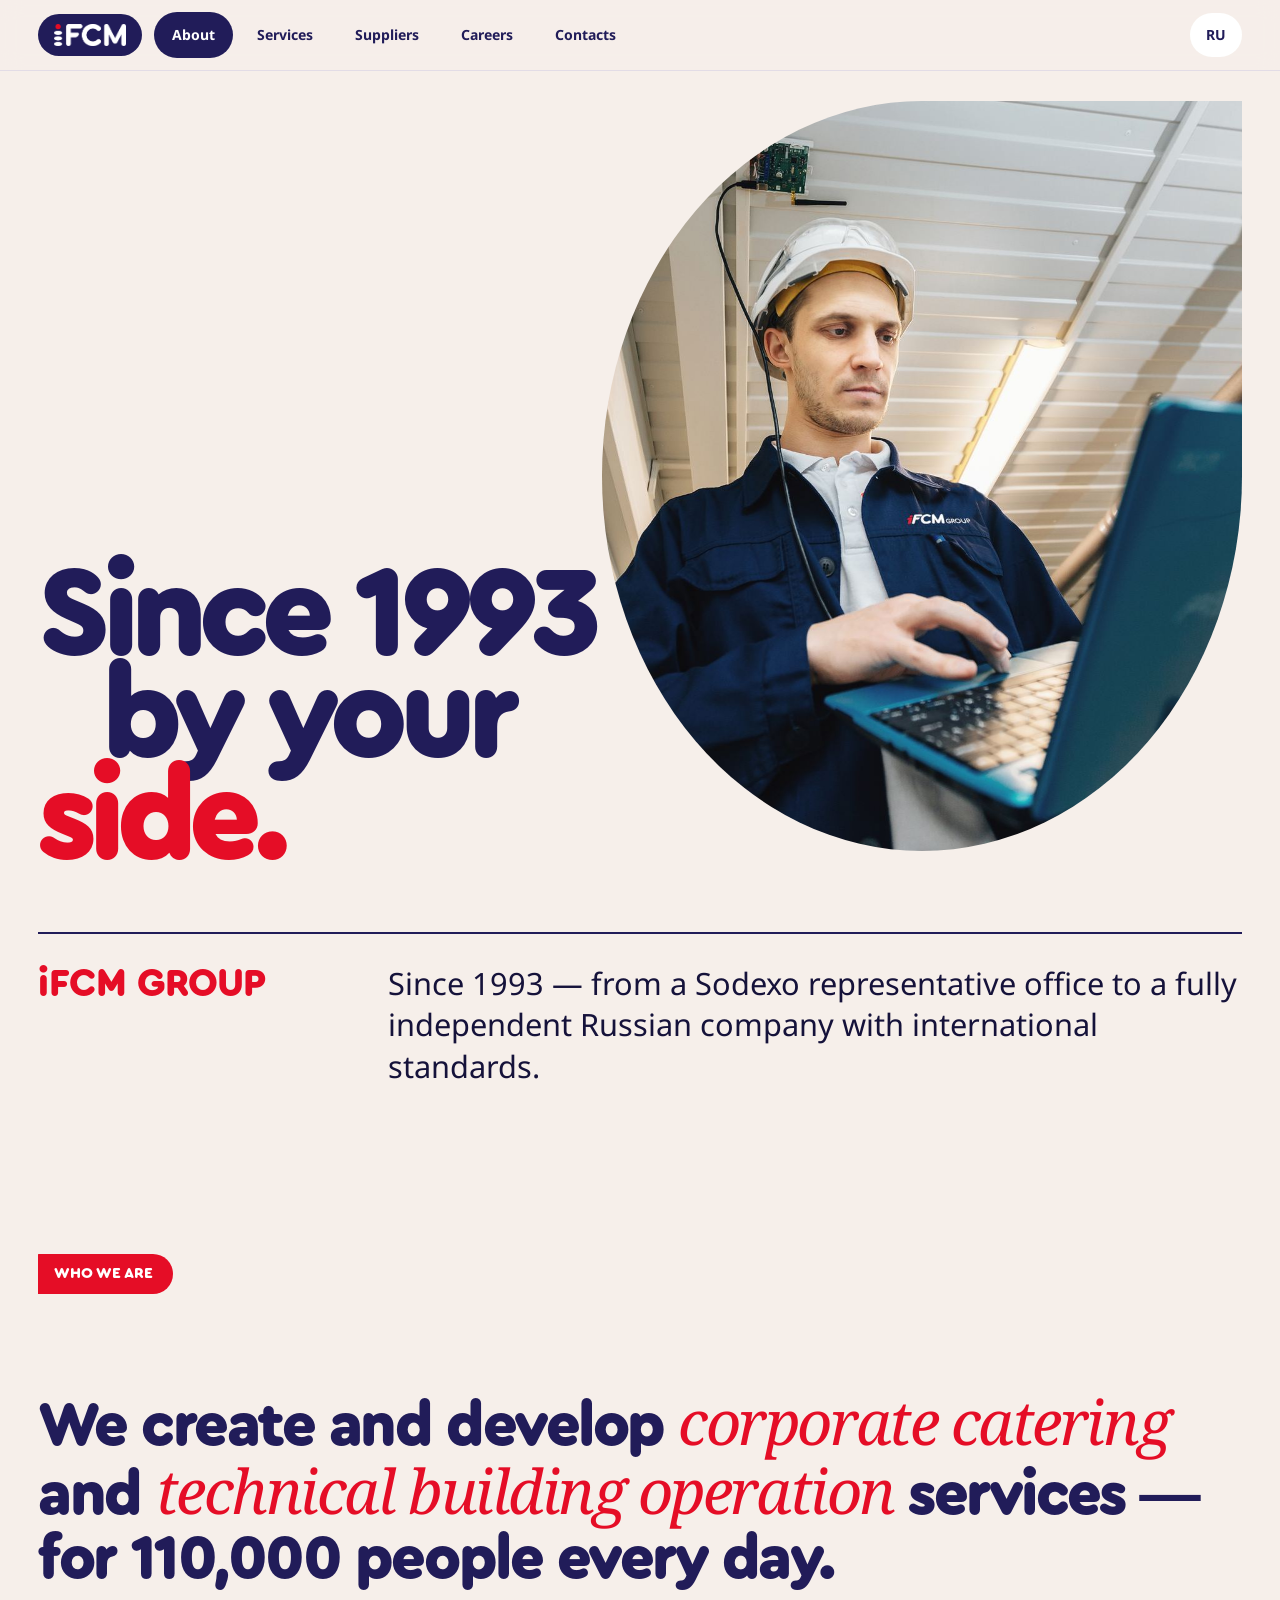
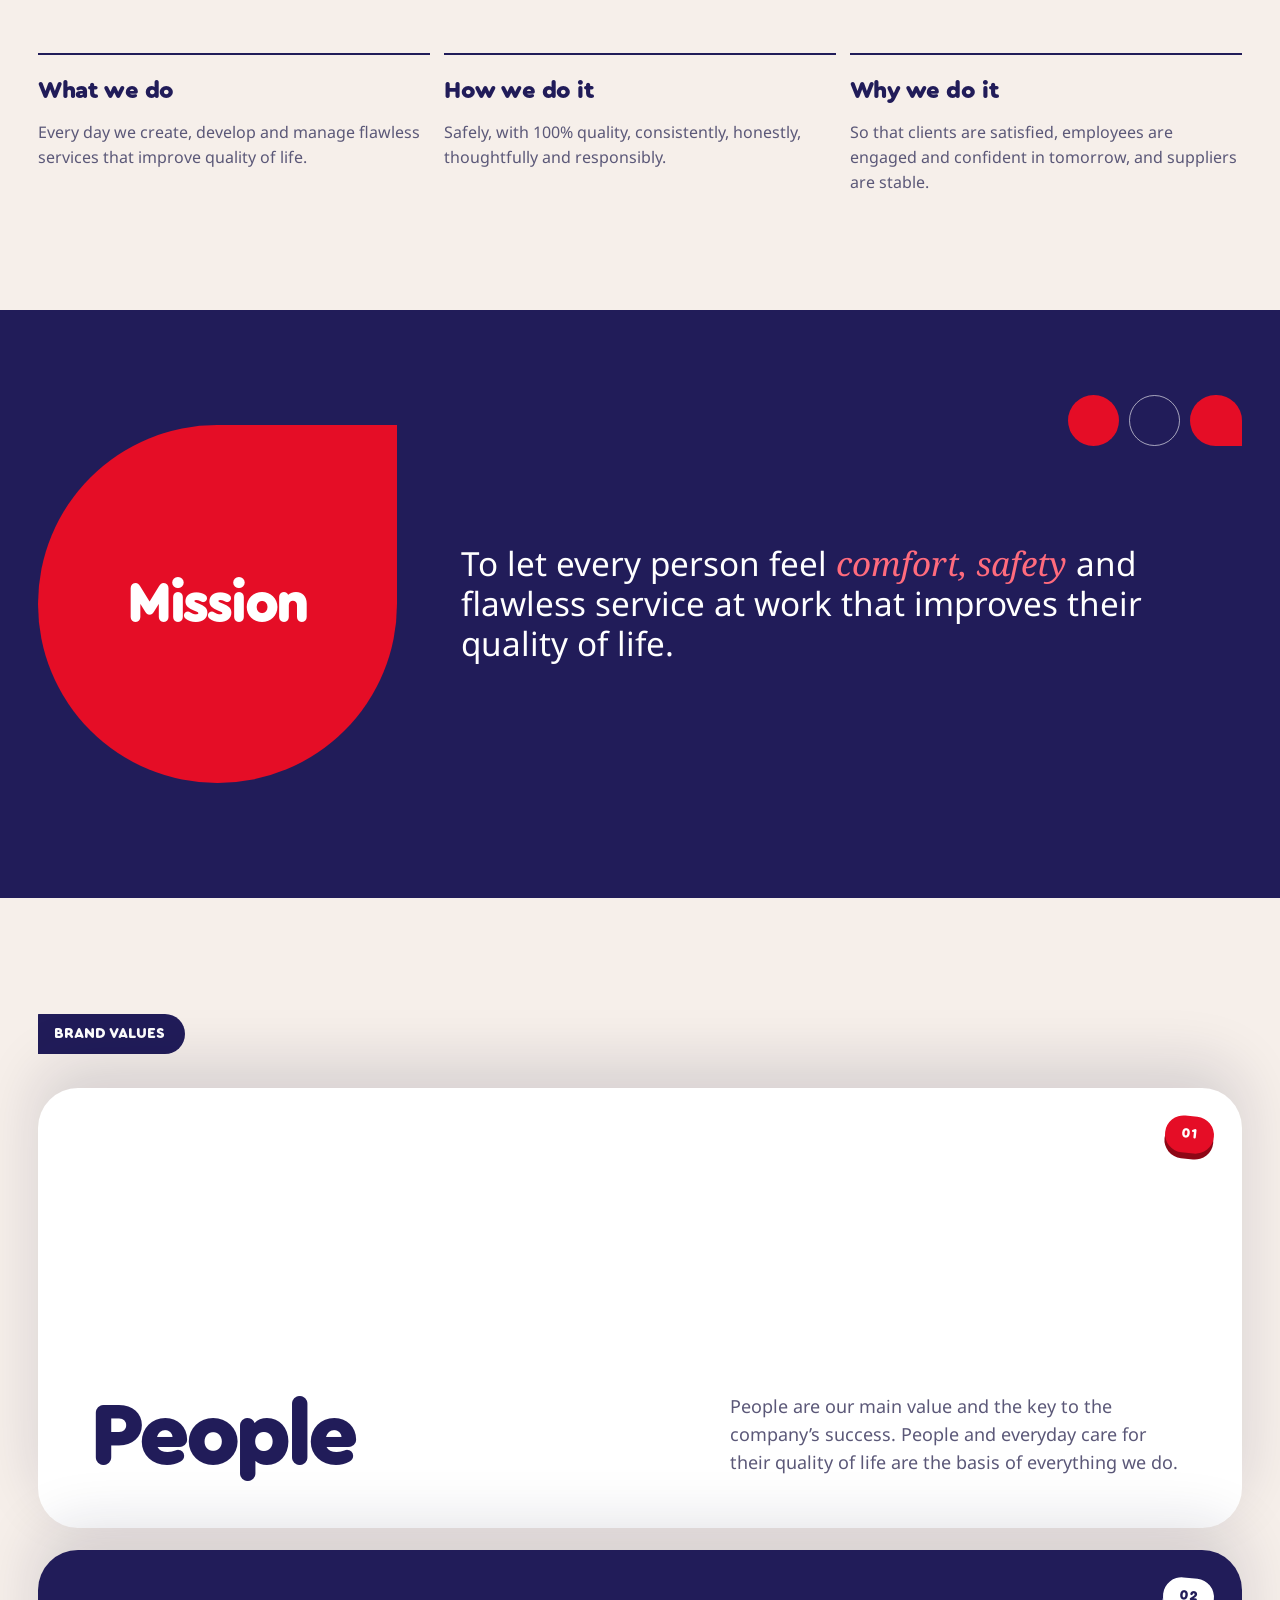
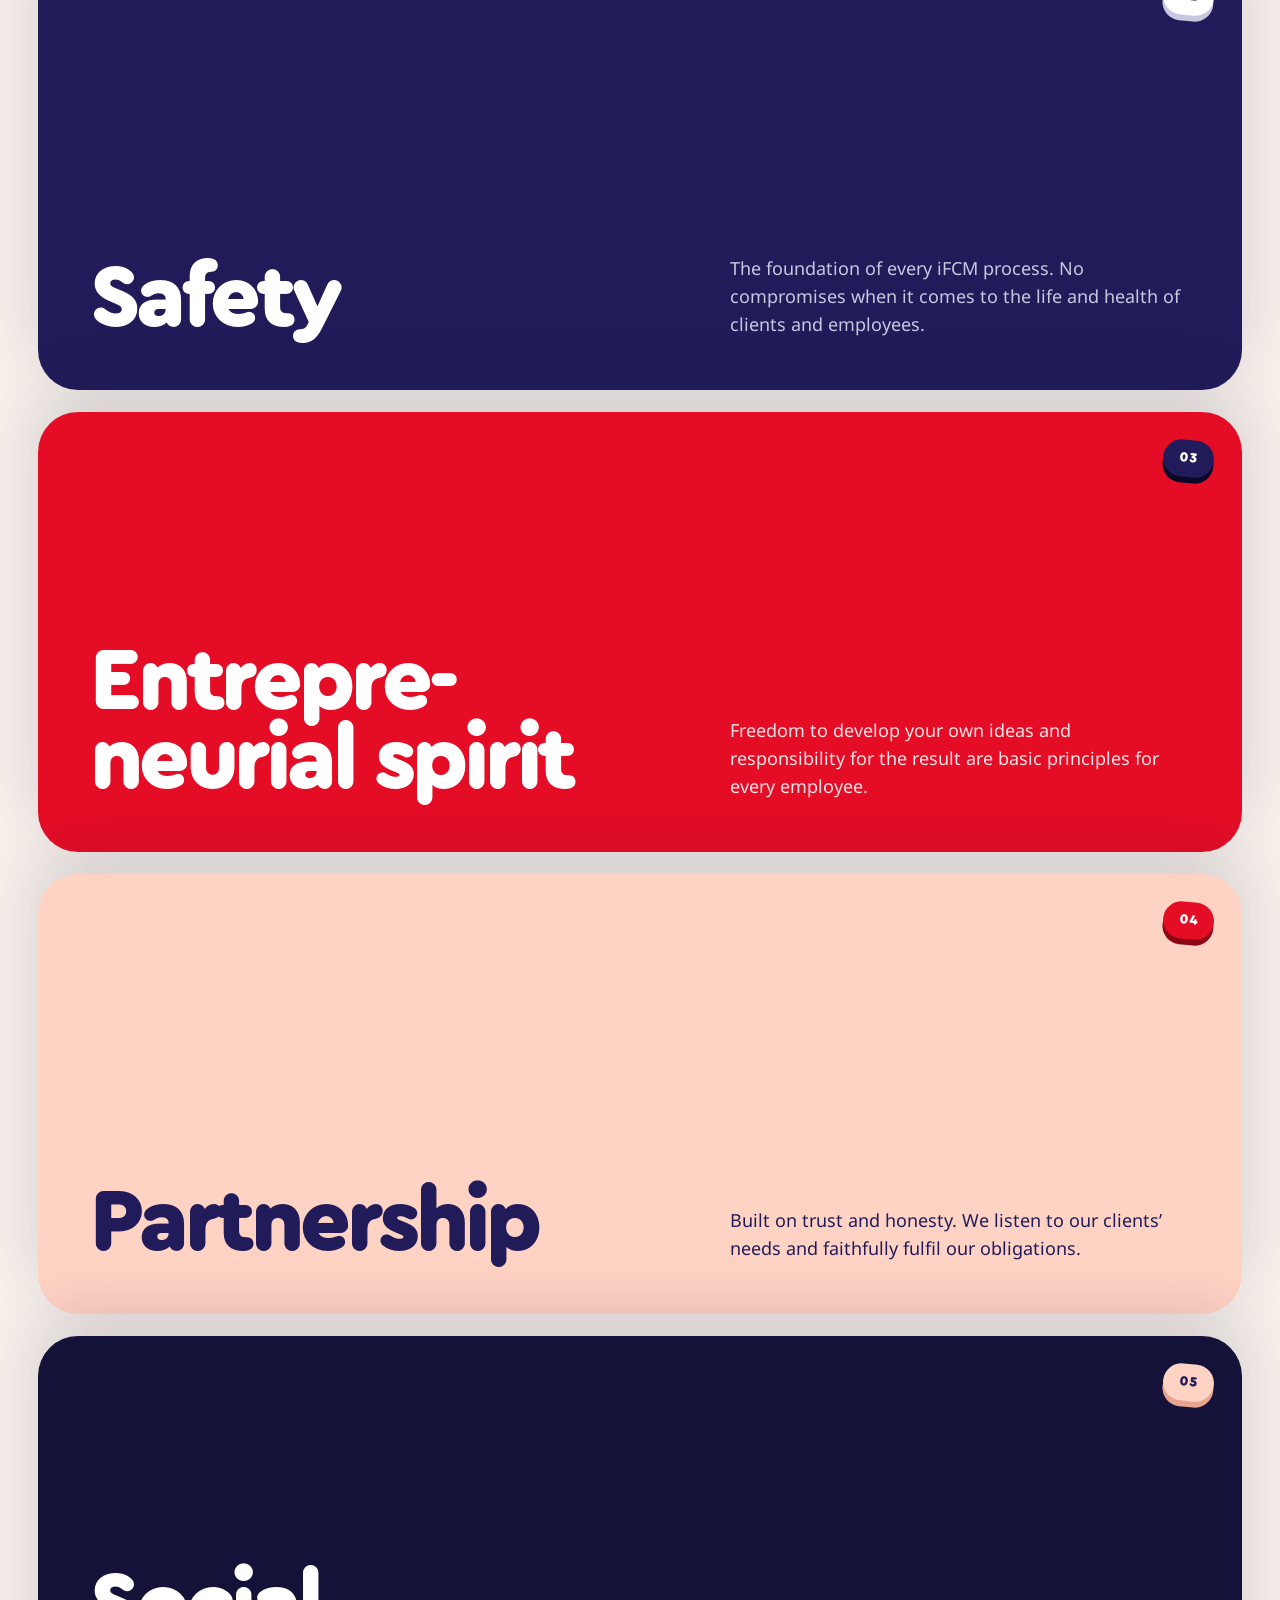
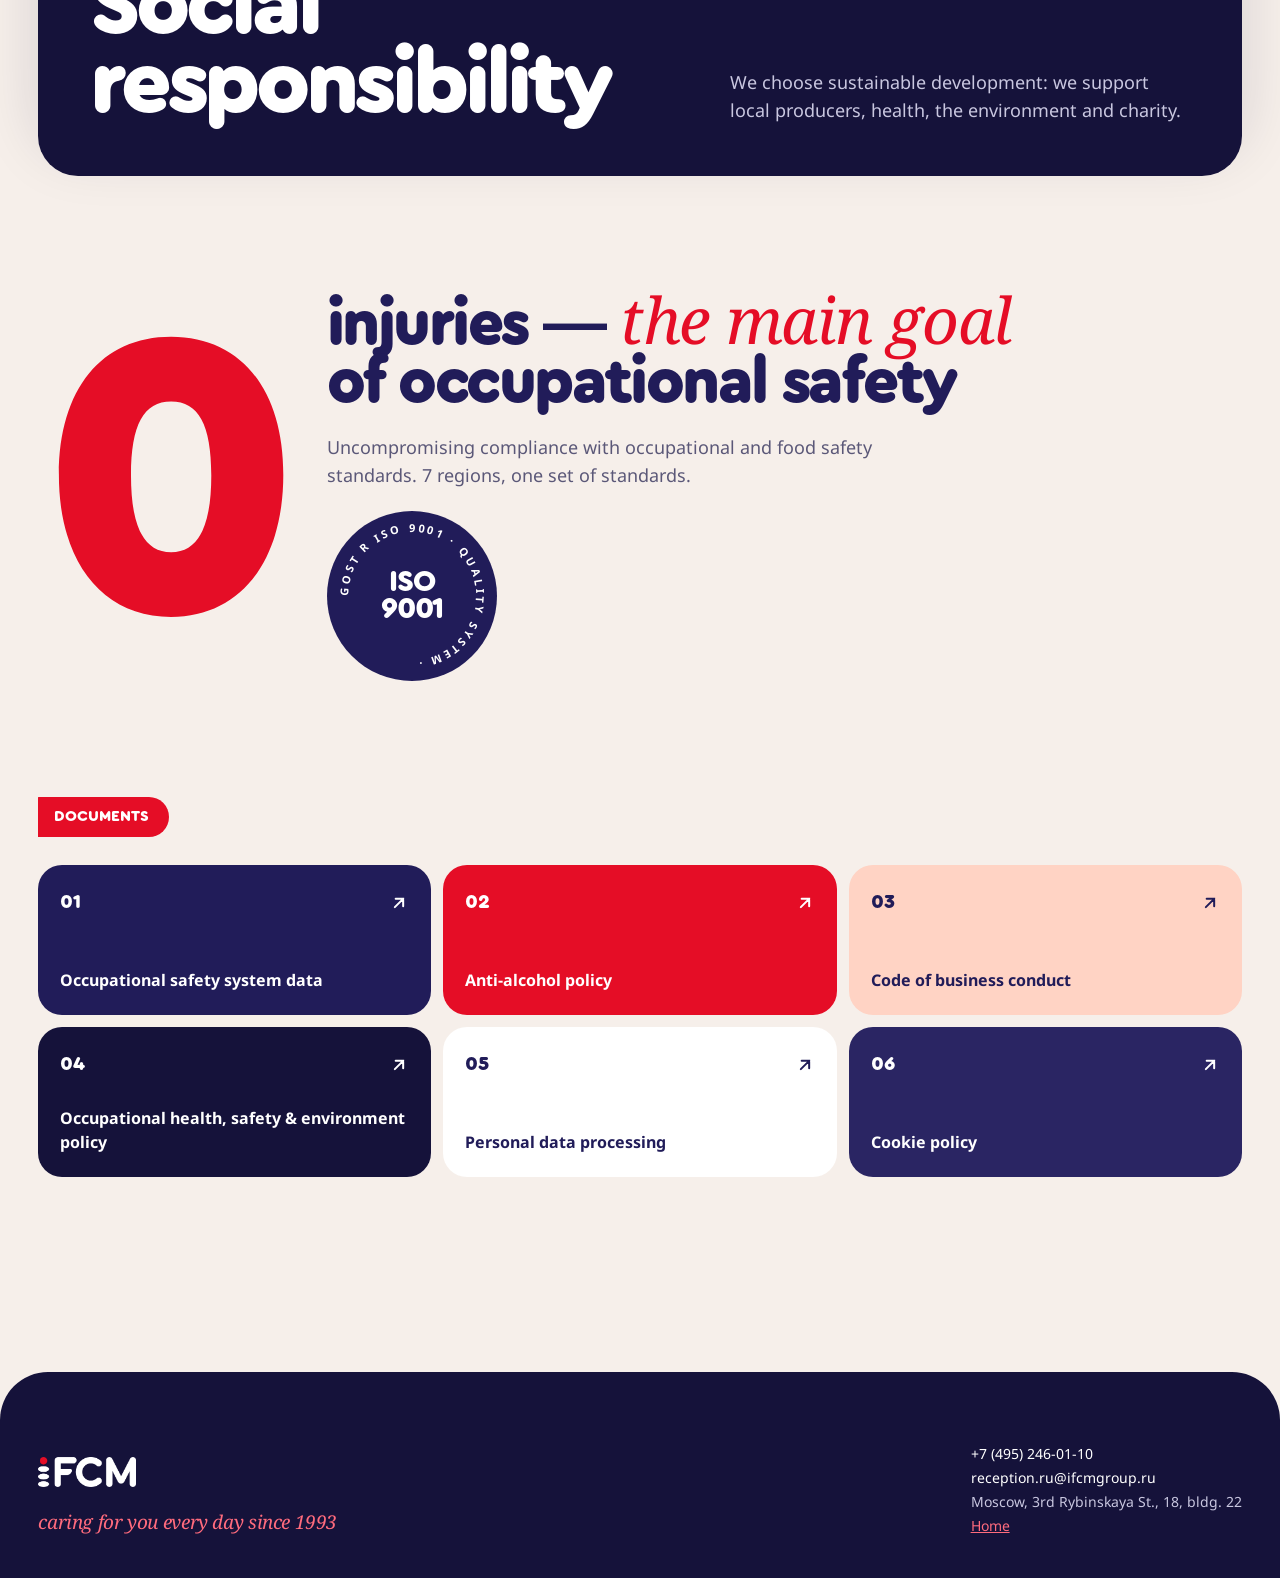
<file: en-about.html>
<!doctype html>
<html lang="en">
<head>
<meta charset="utf-8">
<meta name="viewport" content="width=device-width,initial-scale=1,viewport-fit=cover">
<link rel="icon" href="assets/logo-blue.png">
<meta name="description" content="iFCM GROUP — experts in corporate catering and facility management since 1993: mission, values, safety, documents.">
<title>About — iFCM GROUP</title>
<link rel="preconnect" href="https://fonts.googleapis.com">
<link rel="stylesheet" href="https://fonts.googleapis.com/css2?family=Noto+Sans:wght@400;500;700&family=Noto+Serif:ital,wght@1,400&display=swap">
<style>
/* Layout: витрина 5 внутренних страниц «Города of care»; у каждой своя фишка of референсов (Burrito Madre, Units, брендбук-the chain, Partake, R-O) */
@font-face{font-family:'Cera Round Pro';src:url(assets/CeraRoundPro-Black.otf) format('opentype');font-weight:900;font-display:swap}
:root{
  color-scheme:light;
  --navy:#211C59; --ink:#15123A; --red:#E50D26; --red-soft:#FF6B7D; --peach:#FFD3C4;
  --paper:#F6EFEA; --white:#FFFFFF; --muted:#5B5878; --line:#E2DCE6; --lilac:#C9C7E0; --sky:#2A2563;
  --display:'Cera Round Pro','Nunito','Arial Rounded MT Bold',sans-serif;
  --body:'Noto Sans',Arial,sans-serif; --serif:'Noto Serif',Georgia,serif;
  --gut:clamp(16px,3vw,40px);
}
*{box-sizing:border-box}
html{scroll-behavior:smooth}
body{margin:0;background:var(--paper);color:var(--ink);font-family:var(--body);font-size:16px;line-height:1.55;overflow-x:clip}
a{color:inherit}
:focus-visible{outline:2px solid var(--red);outline-offset:3px;border-radius:6px}
h1,h2,h3{text-wrap:balance;margin:0}
.d{font-family:var(--display);font-weight:900;letter-spacing:-.04em}
.s{font-family:var(--serif);font-style:italic;font-weight:400;letter-spacing:-.02em}
.lbl{font-size:12px;font-weight:500;letter-spacing:.07em;text-transform:uppercase}
.w{padding-inline:var(--gut)}
.wrap{max-width:1360px;margin-inline:auto}
.stk{display:inline-flex;align-items:center;justify-content:center;font-family:var(--display);font-weight:900;text-transform:uppercase;letter-spacing:.01em;border-radius:999px;white-space:nowrap;box-shadow:0 6px 0 var(--sh,#0E0B2B);padding:.55em 1.2em}
.stk.red{background:var(--red);color:#fff;--sh:#8E0716}.stk.navy{background:var(--navy);color:#fff;--sh:#0B0826}
.stk.white{background:#fff;color:var(--navy);--sh:#C9C7E0}.stk.peach{background:var(--peach);color:var(--navy);--sh:#E8A48E}
.plate{display:inline-flex;font-family:var(--display);font-weight:900;text-transform:uppercase;font-size:clamp(13px,1.2vw,17px);background:var(--red);color:#fff;padding:.55em 1.3em .55em 1em;border-radius:1.4em 999px 999px 0;align-self:flex-start}
.plate.navy{background:var(--navy)}.plate.white{background:#fff;color:var(--navy)}
.btn{display:inline-flex;align-items:center;justify-content:center;gap:10px;min-height:54px;padding:0 28px;border-radius:999px;border:0;background:var(--red);color:#fff;font:inherit;font-weight:700;text-decoration:none;cursor:pointer}
.btn.navy{background:var(--navy)}.btn.white{background:#fff;color:var(--navy)}
.sec{padding-block:clamp(70px,9vw,130px)}

.bdot{display:inline-block;flex:none;width:.5em;height:.5em;border-radius:50% 0 50% 50%;background:var(--red);align-self:center}
.arw{display:inline-block;vertical-align:middle}
/* ---------- верхняя панель витрины ---------- */
.bar{position:sticky;top:env(safe-area-inset-top,0px);z-index:50;display:flex;align-items:center;gap:12px;padding:12px var(--gut);background:rgba(246,239,234,.94);backdrop-filter:blur(10px);-webkit-backdrop-filter:blur(10px);border-bottom:1px solid var(--line);flex-wrap:wrap}
.bar .logo{background:var(--navy);border-radius:999px;padding:10px 16px;display:flex}
.bar .logo img{height:22px;width:auto;display:block}
.tabs{display:flex;gap:6px;overflow-x:auto;scrollbar-width:none;flex:1 1 auto;min-width:0}
.tabs::-webkit-scrollbar{display:none}
.tabs button{flex:none;border:0;cursor:pointer;font:inherit;font-weight:700;font-size:14px;padding:12px 18px;border-radius:999px;background:transparent;color:var(--navy);min-height:44px}
.tabs button[aria-selected="true"]{background:var(--navy);color:#fff}
.tabs button .ref{display:block;white-space:nowrap;font-weight:400;font-size:11px;opacity:.7;letter-spacing:.02em}
.page[hidden]{display:none}

/* ============ 1. О НАС — огромные буквы на фото (Burrito Madre) ============ */
.a-hero{position:relative;min-height:min(92svh,860px);overflow:hidden;padding-block:60px 40px;display:flex;align-items:flex-end}
.a-hero .ph{position:absolute;right:0;top:0;bottom:0;width:min(56%,860px);background-size:cover;background-position:50% 30%}
.a-hero .ph::after{content:"";position:absolute;inset:0;background:linear-gradient(90deg,var(--paper) 0%,rgba(246,239,234,0) 22%)}
.a-hero h1{position:relative;font-size:clamp(76px,15.5vw,250px);line-height:.8;color:var(--red);letter-spacing:-.055em}
.a-hero h1 span{display:block;animation:slideIn 1s cubic-bezier(.2,.8,.1,1) both}
.a-hero h1 span:nth-child(2){animation-delay:.1s;padding-left:.6em}.a-hero h1 span:nth-child(3){animation-delay:.2s}
@keyframes slideIn{from{transform:translateX(-14%);opacity:0}}
.a-hero .side{position:absolute;right:var(--gut);top:40px;max-width:320px;background:#fff;border-radius:24px;padding:20px;z-index:2;font-size:15px;color:var(--muted)}
.a-hero .side b{display:block;color:var(--navy);font-family:var(--display);font-size:20px;margin-bottom:6px}
.inl{display:inline-block;vertical-align:middle;width:1.9em;height:.9em;border-radius:999px;background-size:cover;background-position:center;position:relative;top:-.06em}
.inl.drop{width:.95em;border-radius:50% 0 50% 50%}
.manifest{font-size:clamp(32px,4.8vw,78px);line-height:1.04;color:var(--navy);max-width:1250px}
.manifest em{font-family:var(--serif);font-weight:400;color:var(--red)}
.trio{display:grid;grid-template-columns:repeat(auto-fit,minmax(min(100%,280px),1fr));gap:14px;margin-top:56px}
.trio div{border-top:2px solid var(--navy);padding-top:18px;display:flex;flex-direction:column;gap:10px}
.trio b{font-family:var(--display);font-size:24px;color:var(--navy);letter-spacing:-.02em}
.trio p{margin:0;color:var(--muted)}
.mission{background:var(--navy);color:#fff;overflow:hidden}
.mis{display:flex;flex-wrap:wrap;gap:clamp(28px,5vw,80px);align-items:center;position:relative}
.mis-drop{flex:none;width:clamp(200px,28vw,380px);aspect-ratio:1;max-width:100%;background:var(--red);border-radius:50% 0 50% 50%;display:flex;align-items:center;justify-content:center}
.mis-drop span{color:#fff;font-size:clamp(34px,4.4vw,62px)}
.mission .mis p{flex:1 1 380px;margin:0;min-width:0}
.mis-shapes{position:absolute;right:0;top:-30px;display:flex;gap:10px}
.mis-shapes span{width:clamp(36px,4vw,64px);aspect-ratio:1;border-radius:50%;background:var(--red)}
.mis-shapes span:nth-child(2){background:transparent;border:1.5px solid rgba(255,255,255,.6)}
.mis-shapes span:nth-child(3){border-radius:50% 50% 0 50%}
.fillword-unused{font-size:clamp(90px,21vw,360px);line-height:.8;letter-spacing:-.06em;color:transparent;background-size:cover;background-position:center 30%;-webkit-background-clip:text;background-clip:text;-webkit-text-stroke:0}
.mission p{font-size:clamp(22px,2.6vw,40px);line-height:1.2;max-width:900px;margin:30px 0 0}
.mission p em{font-family:var(--serif);color:var(--red-soft)}
.vstack{display:flex;flex-direction:column;gap:22px}
.vcard{position:sticky;border-radius:40px;padding:clamp(28px,4vw,56px);min-height:min(440px,64svh);display:flex;flex-wrap:wrap;gap:24px;justify-content:space-between;align-items:flex-end;box-shadow:0 -24px 60px rgba(21,18,58,.14);overflow:hidden}
.vcard h3{font-family:var(--display);font-size:clamp(46px,7vw,110px);line-height:.88;letter-spacing:-.045em;flex:1 1 420px}
.vcard p{margin:0;flex:1 1 320px;max-width:460px;font-size:18px}
.vcard .stk{position:absolute;top:28px;right:28px;transform:rotate(6deg);font-size:14px}
.safety{display:flex;flex-wrap:wrap;gap:40px;align-items:center}
.zero{font-size:clamp(200px,32vw,520px);line-height:.75;color:var(--red);flex:0 0 auto}
.badge{position:relative;width:170px;height:170px;border-radius:50%;background:var(--navy);color:#fff;display:flex;align-items:center;justify-content:center;flex:none}
.badge svg{position:absolute;inset:0;animation:spin 18s linear infinite}
@keyframes spin{to{transform:rotate(360deg)}}
.docgrid{display:grid;grid-template-columns:repeat(auto-fill,minmax(min(100%,300px),1fr));gap:12px}
.docgrid a{min-height:150px;border-radius:24px;padding:22px;display:flex;flex-direction:column;justify-content:space-between;text-decoration:none;font-weight:700;color:#fff;transition:transform .3s}
.docgrid a:hover{transform:translateY(-6px) rotate(-1deg)}
.docgrid a span:first-child{display:flex;justify-content:space-between;font-family:var(--display);font-size:20px}

/* ============ 2. УСЛУГИ — цветные плитки-индекс + падающие наклейки (Units + Partake) ============ */
.s-head{padding-block:60px 30px;display:flex;flex-wrap:wrap;gap:24px;justify-content:space-between;align-items:flex-end}
.s-head h1{font-size:clamp(56px,10vw,170px);line-height:.84;color:var(--navy)}
.s-head h1 .s{color:var(--red)}
.s-ui{display:flex;flex-wrap:wrap;gap:14px;align-items:stretch}
.s-idx{flex:0 0 280px;display:flex;flex-direction:column;gap:12px}
.s-idx button{border:0;cursor:pointer;text-align:left;border-radius:22px;padding:18px 20px;min-height:120px;display:flex;flex-direction:column;justify-content:space-between;font:inherit;color:#fff;transition:transform .3s,box-shadow .3s}
.s-idx button .n{display:flex;justify-content:space-between;font-family:var(--display);font-weight:900;font-size:22px}
.s-idx button b{font-size:17px;line-height:1.2}
.s-idx button[aria-pressed="true"]{transform:translateX(10px);box-shadow:-10px 0 0 var(--ink)}
.ubands{margin-top:clamp(20px,3vw,40px)}
/* About — вариант 4: фото в капле, текст под экраном */
.a-hero{min-height:min(90svh,860px);padding-block:30px 10px;align-items:flex-end}
.a-hero .ph{top:30px;bottom:30px;right:var(--gut);width:min(50%,720px);border-radius:50% 0 50% 50%;background-position:50% 20%}
.a-hero .ph::after{display:none}
.a-hero h1{z-index:3;color:var(--navy);font-size:clamp(90px,17.5vw,290px);line-height:.8;letter-spacing:-.06em}
.a-hero h1 span:nth-child(2){padding-left:.5em}
.a-hero h1 span:nth-child(3){color:var(--red)}
.a-side{padding-block:clamp(30px,4vw,60px)}
.side2{display:grid;grid-template-columns:minmax(0,.7fr) minmax(0,2fr);gap:clamp(16px,4vw,60px);align-items:baseline;border-top:2px solid var(--navy);padding-top:24px;color:var(--ink);font-size:clamp(22px,2.4vw,34px);line-height:1.35}
.side2 b{font-family:var(--display);font-weight:900;color:var(--red);font-size:clamp(28px,3vw,44px);letter-spacing:-.02em}
.ub{position:relative;overflow:hidden;padding:clamp(44px,6vw,90px) var(--gut)}
.ub.dk{background:#1B1650;color:#fff}.ub.lt{background:#FFF4EE;color:var(--navy)}
.ub::before,.ub::after{content:"";position:absolute;pointer-events:none}
.ub::before{width:clamp(200px,28vw,420px);height:clamp(200px,28vw,420px);right:-6%;top:-18%;border-radius:50% 0 50% 50%;background:var(--red)}
.ub::after{width:clamp(110px,14vw,220px);height:clamp(110px,14vw,220px);left:-3%;bottom:-12%;border-radius:50%;background:#3A3480}
.ub.rev::before{right:auto;left:-6%;border-radius:0 50% 50% 50%}
.ub.rev::after{left:auto;right:-3%;background:var(--red);border-radius:999px 999px 0 0}
.ub-in{position:relative;z-index:1;max-width:1360px;margin:0 auto;display:grid;grid-template-columns:minmax(0,1.1fr) minmax(0,.9fr);gap:clamp(28px,5vw,80px);align-items:center}
.ub.rev .ub-pic{order:-1}
.ub-n{display:block;font-size:clamp(44px,5vw,72px);line-height:1;letter-spacing:-.03em;color:var(--red)}.ub.dk .ub-n{color:#FF5A6E}
.ub h2{font-size:clamp(40px,5.6vw,84px);line-height:.9;margin:12px 0 18px}
.ub h2 .s{font-size:.9em}.ub.dk h2 .s{color:var(--peach)}.ub.lt h2 .s{color:var(--red)}
.ub-l{font-size:17px;margin:0 0 22px;max-width:520px;opacity:.9}
.ub ul{list-style:none;margin:0 0 28px;padding:0;columns:2;column-gap:28px;max-width:600px}
.ub li{break-inside:avoid;position:relative;padding:9px 0 9px 22px;border-top:1px solid rgba(255,255,255,.18);font-size:15.5px}
.ub.lt li{border-color:rgba(33,28,89,.12)}
.ub li::before{content:"";position:absolute;left:0;top:17px;width:10px;height:10px;border-radius:50% 0 50% 50%;background:var(--red)}.ub.dk li::before{background:#FF5A6E}
.ub-cta{display:inline-flex;align-items:center;gap:10px;padding:15px 26px;border-radius:999px;font-weight:700;text-decoration:none;background:var(--red);color:#fff;box-shadow:0 5px 0 #8E0716}
.ub-pic{position:relative}
.ub-ph{width:100%;max-width:520px;margin-inline:auto;background-size:cover}
.ub-pic .stk{position:absolute;left:4%;bottom:8%;font-size:clamp(16px,1.7vw,24px);transform:rotate(-4deg)}
.ub.rev .ub-pic .stk{left:auto;right:4%;transform:rotate(4deg)}
@media (max-width:820px){.ub-in{grid-template-columns:1fr}.ub-pic,.ub.rev .ub-pic{order:-1}.ub-ph{max-width:340px}.ub ul{column-gap:16px}.ub li{font-size:14px;padding:8px 0 8px 18px}.ub li::before{width:8px;height:8px;top:15px}.ub h2{font-size:clamp(38px,11vw,60px)}}
@media (max-width:360px){.ub li{font-size:13px}}
/* About: карточка не на лице */
.a-hero .side{top:auto;bottom:36px;right:var(--gut);max-width:300px}
.s-stage{flex:1 1 640px;min-width:0;position:relative;border-radius:36px;overflow:hidden;min-height:620px;background:var(--ink)}
.s-stage .ph{position:absolute;inset:0;background-size:cover;background-position:center;transition:opacity .5s}
.s-stage .sh{position:absolute;inset:0;background:linear-gradient(180deg,rgba(21,18,58,.1) 30%,rgba(21,18,58,.9))}
.s-stage .tx{position:absolute;left:0;right:0;bottom:0;padding:clamp(22px,3vw,40px);color:#fff;display:flex;flex-direction:column;gap:14px}
.s-stage h2{font-size:clamp(34px,4.4vw,64px);line-height:.92}
.s-stage p{margin:0;max-width:560px;color:#E3E1F3}
.drops{position:absolute;inset:0 0 40% 0;pointer-events:none}
.drops .stk{position:absolute;font-size:clamp(12px,1.1vw,15px);animation:drop .7s cubic-bezier(.3,1.4,.5,1) both;pointer-events:auto;cursor:default;transition:transform .2s}
.drops .stk:hover{transform:rotate(0) scale(1.08) !important}
@keyframes drop{from{opacity:0;translate:0 -140px}}
.marq{overflow:hidden;padding-block:50px}
.marq div{display:flex;gap:44px;width:max-content;animation:mq 40s linear infinite;font-size:clamp(46px,7vw,110px);line-height:1;color:var(--navy)}
.marq .out{color:transparent;-webkit-text-stroke:2px var(--navy)}
@keyframes mq{to{transform:translateX(-50%)}}

/* ============ 3. ПОСТАВЩИКАМ — фирменная «the chain» (брендбук) ============ */
.p-hero{background:var(--navy);color:#fff;padding-block:70px 60px;overflow:hidden}
.p-hero h1{font-size:clamp(52px,9vw,150px);line-height:.86}
.p-hero h1 .s{color:var(--red-soft)}
#chain{display:block;width:100%;height:clamp(70px,9vw,120px);margin-top:40px}
.chk-wrap{display:flex;flex-wrap:wrap;gap:clamp(24px,4vw,60px);align-items:flex-start}
.chk-l{flex:1 1 380px;position:sticky;top:90px;display:flex;flex-direction:column;gap:18px}
.chk-l h2{font-size:clamp(40px,5vw,76px);line-height:.9;color:var(--navy)}
.prog{display:flex;gap:6px;flex-wrap:wrap}
.prog i{width:clamp(26px,3vw,40px);height:clamp(26px,3vw,40px);background:#E7E1EC;transition:background .3s,border-radius .3s}
.prog i:nth-child(3n+1){border-radius:50%}.prog i:nth-child(3n+2){border-radius:50% 0 50% 50%}.prog i:nth-child(3n){border-radius:0 50% 50% 0}
.prog i.on{background:var(--red)}.prog i.on:nth-child(even){background:var(--navy)}
.chk-r{flex:1.4 1 520px;min-width:0;display:flex;flex-direction:column;gap:10px}
.doc{display:flex;align-items:center;gap:16px;background:#fff;border-radius:22px;padding:14px 16px 14px 20px;min-height:72px}
.doc input{width:24px;height:24px;accent-color:var(--red);flex:none}
.doc label{flex:1;font-weight:500;color:var(--navy);cursor:pointer}
.doc a{flex:none;width:44px;height:44px;border-radius:50%;background:var(--paper);display:flex;align-items:center;justify-content:center;color:var(--navy)}
.doc.done{background:var(--peach)}
.rules{display:grid;grid-template-columns:repeat(auto-fit,minmax(min(100%,250px),1fr));gap:14px}
.rule{border-radius:28px;padding:26px;min-height:240px;display:flex;flex-direction:column;justify-content:space-between;gap:16px}
.rule b{font-family:var(--display);font-size:26px;line-height:1;letter-spacing:-.02em}

/* ============ 4. КАРЬЕРА — коллаж and наклейки (Partake) ============ */
.c-hero{position:relative;padding-block:50px 80px;overflow:hidden}
.c-hero h1{font-size:clamp(60px,11vw,190px);line-height:.82;color:var(--navy);position:relative;z-index:3}
.c-hero h1 .s{color:var(--red)}
.collage{position:relative;height:clamp(420px,52vw,640px);margin-top:-60px}
.collage .ph{position:absolute;background-size:cover;background-position:center 25%}
.collage .p1{left:2%;top:12%;width:26%;height:78%;border-radius:999px 999px 30px 30px}
.collage .p2{left:31%;top:30%;width:22%;height:56%;border-radius:50% 0 50% 50%}
.collage .p3{left:56%;top:6%;width:24%;height:62%;border-radius:30px}
.collage .p4{left:82%;top:40%;width:17%;height:50%;border-radius:0 999px 999px 0}
.collage .stk{position:absolute;z-index:4;font-size:clamp(13px,1.5vw,22px);animation:pop .6s cubic-bezier(.3,1.5,.5,1) both;transition:transform .2s}
.collage .stk:hover{transform:rotate(0) scale(1.1) !important}
@keyframes pop{from{opacity:0;transform:scale(.3) rotate(-30deg)}}
.stk-row{display:none}
.prof{display:flex;flex-wrap:wrap;gap:10px}
.prof button{border:2px solid var(--navy);background:transparent;color:var(--navy);border-radius:999px;padding:12px 20px;font:inherit;font-weight:700;cursor:pointer;min-height:48px}
.prof button[aria-pressed="true"]{background:var(--navy);color:#fff}
.qs{display:grid;grid-template-columns:repeat(auto-fit,minmax(min(100%,300px),1fr));gap:18px}
.q{border-radius:32px;padding:30px;display:flex;flex-direction:column;gap:18px;transition:transform .35s}
.q:nth-child(1){transform:rotate(-1.5deg)}.q:nth-child(2){transform:rotate(1deg) translateY(30px)}.q:nth-child(3){transform:rotate(-.5deg)}
.q:hover{transform:rotate(0) translateY(-6px)}
.q blockquote{margin:0;font-family:var(--serif);font-style:italic;font-size:clamp(19px,1.6vw,23px);line-height:1.4}
.perks{display:grid;grid-template-columns:repeat(auto-fit,minmax(min(100%,240px),1fr));gap:14px}
.perk{background:#fff;border-radius:28px;padding:26px;display:flex;flex-direction:column;gap:10px;position:relative;overflow:hidden}
.perk .sh{position:absolute;right:-20px;top:-20px;width:90px;height:90px;opacity:.95}
.perk b{font-family:var(--display);font-size:24px;color:var(--navy);letter-spacing:-.02em;position:relative;max-width:75%}
.perk p{margin:0;color:var(--muted);position:relative}

/* ============ 5. КОНТАКТЫ — 3D-квартал с офисом (R-O) + форма-плашки (Units) ============ */
.k-hero{position:relative;height:min(84svh,760px);min-height:520px;overflow:hidden;color:#fff;touch-action:pan-y}
#mini{position:absolute;inset:0;width:100%;height:100%;display:block;cursor:grab}
.k-hero .in{position:relative;height:100%;display:flex;flex-direction:column;justify-content:flex-end;padding-block:30px 44px;pointer-events:none}
.k-hero h1{font-size:clamp(60px,11vw,190px);line-height:.82;text-shadow:0 6px 40px rgba(21,18,58,.35)}
.pin{position:absolute;z-index:3;transform:translate(-50%,-100%);pointer-events:none}
.pin .stk{font-size:13px}
.k-row{display:flex;flex-wrap:wrap;gap:12px;margin-top:24px;position:relative;z-index:4}
.k-red{flex:1 1 360px;background:var(--red);color:#fff;border-radius:999px;display:flex;align-items:center;justify-content:center;min-height:96px;font-size:clamp(22px,2.4vw,34px);padding:0 28px;text-align:center}
.k-form{flex:2 1 460px;min-width:0;background:var(--peach);border-radius:999px;display:flex;align-items:center;gap:10px;padding:8px 8px 8px 28px;min-height:96px}
.k-form input{flex:1;min-width:0;border:0;background:transparent;font:inherit;font-size:20px;color:var(--ink);min-height:60px}
.k-form input::placeholder{color:#8E6A5E}
.k-form button{flex:none;width:80px;height:80px;border-radius:24px;border:0;background:var(--ink);color:#fff;cursor:pointer;display:flex;align-items:center;justify-content:center}
.topics{display:flex;flex-wrap:wrap;gap:10px;margin-top:18px}
.topics button{border:0;border-radius:999px;padding:12px 18px;font:inherit;font-weight:700;cursor:pointer;background:#fff;color:var(--navy);min-height:46px}
.topics button[aria-pressed="true"]{background:var(--navy);color:#fff}
.drag-hint{display:inline-flex;align-items:center;justify-content:center;width:52px;height:52px;margin-bottom:16px;background:rgba(21,18,58,.55);border-radius:50%;animation:sway 2.4s ease-in-out infinite;transition:opacity .5s}
.drag-hint.off{opacity:0}
@keyframes sway{0%,100%{transform:translateX(0)}50%{transform:translateX(8px)}}
.k-grid{display:flex;flex-wrap:wrap;gap:16px;margin-top:-40px;position:relative;z-index:4;align-items:flex-start}
.k-quick{flex:1 1 320px;min-width:0;display:flex;flex-direction:column;gap:12px;padding-top:56px}
.k-btn{display:flex;flex-direction:column;gap:6px;border-radius:28px;padding:22px 24px;text-decoration:none;box-shadow:0 10px 30px rgba(21,18,58,.08)}
.k-btn b{font-size:clamp(22px,2.4vw,30px);line-height:1.1}
.k-card{flex:1.6 1 440px;min-width:0;background:#fff;border-radius:36px;padding:clamp(22px,3vw,40px);display:flex;flex-direction:column;gap:18px;box-shadow:0 20px 60px rgba(21,18,58,.12)}
.k-card h2{font-size:clamp(30px,3.4vw,48px);line-height:1;color:var(--navy)}
.k-card .topics{margin:0}
.k-card .topics button{background:var(--paper)}
.k-card .topics button[aria-pressed="true"]{background:var(--navy);color:#fff}
.k-fields{display:grid;grid-template-columns:repeat(2,minmax(0,1fr));gap:14px}
.k-fields label{display:flex;flex-direction:column;gap:6px;font-weight:500;font-size:14px;color:var(--navy);min-width:0}
.k-fields .full{grid-column:1/-1}
.k-fields input,.k-fields textarea{font:inherit;font-size:16px;min-height:54px;padding:12px 16px;border-radius:16px;border:1.5px solid #DCD6E4;background:#fff;color:var(--ink);width:100%}
.k-fields textarea{min-height:110px;resize:vertical}
.k-chk{display:flex;gap:10px;align-items:flex-start;font-size:14px;color:var(--muted)}
.k-chk input{width:20px;height:20px;flex:none;accent-color:var(--red)}
@media (max-width:600px){.k-fields{grid-template-columns:minmax(0,1fr)}.k-grid{margin-top:0}.k-quick{padding-top:24px}}
.kinfo{display:grid;grid-template-columns:repeat(auto-fit,minmax(min(100%,260px),1fr));gap:14px}
.kinfo>div{border-radius:28px;padding:26px;min-height:180px;display:flex;flex-direction:column;justify-content:space-between;gap:12px}
.ok{min-height:22px;color:var(--red);margin-top:10px;font-size:15px}

/* подвал витрины */
.foot{background:var(--ink);color:#fff;border-radius:48px 48px 0 0;padding-block:70px 40px;margin-top:80px}
.foot .row{display:flex;flex-wrap:wrap;gap:30px;justify-content:space-between;align-items:flex-end}

@media (max-width:600px){.tabs button .ref{display:none}.tabs button{padding:10px 14px}}
@media (max-width:900px){
  .s-idx{flex:1 1 100%;flex-direction:row;overflow-x:auto}
  .s-idx button{flex:0 0 200px;min-height:110px}
  .s-idx button[aria-pressed="true"]{transform:translateY(-6px);box-shadow:0 6px 0 var(--ink)}
  .s-stage{min-height:0;display:flex;flex-direction:column}
  .s-stage .sh{background:rgba(21,18,58,.72)}
  .drops{position:relative;inset:auto;display:flex;flex-wrap:wrap;gap:12px;padding:22px 20px 6px}
  .drops .stk{position:static;transform:none !important}
  .s-stage .tx{position:relative}
  .mis-shapes{display:none}
  .chk-l{position:static}
  .collage{height:clamp(500px,124vw,780px);margin-top:16px;margin-bottom:clamp(-110px,-15vw,-70px)}
  .collage .p1{left:0;top:5%;width:47%;height:60%}.collage .p2{left:51%;top:5%;width:49%;height:30%;background-position:center 15%}
  .collage .p3{left:51%;top:42%;width:49%;height:36%;background-position:center 20%}.collage .p4{display:none}
  .q:nth-child(2){transform:none}
  .collage .stk{font-size:clamp(12px,3.4vw,18px)}
  .collage .stk:nth-of-type(1){left:2% !important;top:1% !important;transform:rotate(-6deg) !important}
  .collage .stk:nth-of-type(2){left:60% !important;top:1.5% !important;transform:rotate(6deg) !important}
  .collage .stk:nth-of-type(5){left:56% !important;top:36.5% !important;transform:rotate(-5deg) !important}
  .collage .stk:nth-of-type(4){left:5% !important;top:61% !important;transform:rotate(4deg) !important}
  .collage .stk:nth-of-type(3){left:46% !important;top:74% !important;transform:rotate(-3deg) !important}
}
/* About: раскладка «как на компьютере» до 560px */
@media (max-width:900px) and (min-width:561px){
  .a-hero{min-height:min(80svh,640px);padding-block:40px 30px}
  .a-hero .ph{width:52%}
  .a-hero h1{font-size:clamp(70px,15vw,130px)}
}
@media (max-width:560px){
  .a-hero{flex-direction:column;align-items:stretch;min-height:0;padding-block:0 30px;gap:22px}
  .a-hero .ph{position:relative;width:auto;height:min(64vw,360px);margin-inline:calc(-1*var(--gut));order:0}
  .a-hero .ph::after{display:none}
  .a-hero h1{order:1;font-size:clamp(64px,19vw,120px)}
  .a-hero .side{position:relative;right:auto;top:auto;bottom:auto;order:2;max-width:none}
}
@media (max-width:560px){.a-hero .ph{top:auto;bottom:auto;right:auto;width:auto;border-radius:0 0 50% 50%;height:min(90vw,380px)}.side2{grid-template-columns:1fr;gap:10px;font-size:21px}}
@media (prefers-reduced-motion:reduce){*{animation:none !important;transition:none !important}}
.lang-sw{margin-left:auto;flex:none;background:#fff;color:var(--navy);border-radius:999px;padding:11px 16px;font-weight:700;font-size:14px;text-decoration:none}.lang-sw:hover{background:var(--peach)}@media (max-width:700px){.bar .logo{order:0}.lang-sw{order:1}.bar .tabs{order:2}.k-hero h1{color:var(--navy);text-shadow:none}}
.a-hero h1{font-size:clamp(56px,10vw,170px)!important}
</style>

<script src="assets/config.js"></script>
</head>
<body>
<header class="bar">
  <a class="logo" href="en.html" aria-label="iFCM — home"><img src="assets/logo-white.png" alt="iFCM"></a>
  <nav class="tabs" role="tablist" aria-label="Site sections">
    <button role="tab" data-p="about" aria-selected="true">About</button>
    <button role="tab" data-p="services" aria-selected="false">Services</button>
    <button role="tab" data-p="suppliers" aria-selected="false">Suppliers</button>
    <button role="tab" data-p="career" aria-selected="false">Careers</button>
    <button role="tab" data-p="contacts" aria-selected="false">Contacts</button>
  </nav>
  <a class="lang-sw" href="about.html" hreflang="ru">RU</a>
</header>

<main>
<!-- ======================= 1. О НАС ======================= -->
<section class="page" id="about" role="tabpanel">
  <div class="a-hero w">
    <div class="ph" role="img" aria-label="iFCM engineer with a laptop on site" style="background-image:url(img/laptop.jpg)"></div>
    <h1 class="d"><span>Since 1993</span><span>by your</span><span>side.</span></h1>
  </div>
  <div class="a-side w"><div class="wrap"><div class="side2"><b>iFCM GROUP</b>Since 1993 — from a Sodexo representative office to a fully independent Russian company with international standards.</div></div></div>

  <div class="sec w"><div class="wrap">
    <span class="plate" style="margin-bottom:34px">Who we are</span>
    <p class="manifest d">We create and develop <em>corporate catering</em> and <em>technical building operation</em> services — for 110,000 people every day.</p>
    <div class="trio">
      <div><b>What we do</b><p>Every day we create, develop and manage flawless services that improve quality of life.</p></div>
      <div><b>How we do it</b><p>Safely, with 100% quality, consistently, honestly, thoughtfully and responsibly.</p></div>
      <div><b>Why we do it</b><p>So that clients are satisfied, employees are engaged and confident in tomorrow, and suppliers are stable.</p></div>
    </div>
  </div></div>

  <div class="mission sec w"><div class="wrap mis">
    <div class="mis-shapes" aria-hidden="true"><span></span><span></span><span></span></div>
    <div class="mis-drop"><span class="d">Mission</span></div>
    <p>To let every person feel <em>comfort, safety</em> and flawless service at work that improves their quality of life.</p>
  </div></div>

  <div class="sec w"><div class="wrap">
    <span class="plate navy" style="margin-bottom:34px">Brand values</span>
    <div class="vstack">
      <div class="vcard" style="top:90px;background:#fff;color:var(--navy)"><span class="stk red">01</span><h3>People</h3><p style="color:var(--muted)">People are our main value and the key to the company’s success. People and everyday care for their quality of life are the basis of everything we do.</p></div>
      <div class="vcard" style="top:120px;background:var(--navy);color:#fff"><span class="stk white">02</span><h3>Safety</h3><p style="color:var(--lilac)">The foundation of every iFCM process. No compromises when it comes to the life and health of clients and employees.</p></div>
      <div class="vcard" style="top:150px;background:var(--red);color:#fff"><span class="stk navy">03</span><h3>Entrepre&shy;neurial spirit</h3><p style="color:#FFE3E6">Freedom to develop your own ideas and responsibility for the result are basic principles for every employee.</p></div>
      <div class="vcard" style="top:180px;background:var(--peach);color:var(--navy)"><span class="stk red">04</span><h3>Partnership</h3><p>Built on trust and honesty. We listen to our clients’ needs and faithfully fulfil our obligations.</p></div>
      <div class="vcard" style="top:210px;background:var(--ink);color:#fff"><span class="stk peach">05</span><h3>Social responsi&shy;bility</h3><p style="color:var(--lilac)">We choose sustainable development: we support local producers, health, the environment and charity.</p></div>
    </div>
  </div></div>

  <div class="sec w" style="padding-top:0"><div class="wrap safety">
    <div class="zero d">0</div>
    <div style="flex:1 1 380px;display:flex;flex-direction:column;gap:22px">
      <h2 class="d" style="font-size:clamp(40px,5vw,76px);line-height:.9;color:var(--navy)">injuries — <span class="s" style="color:var(--red)">the main goal</span> of occupational safety</h2>
      <p style="margin:0;font-size:18px;color:var(--muted);max-width:560px">Uncompromising compliance with occupational and food safety standards. 7 regions, one set of standards.</p>
      <div class="badge"><svg viewBox="0 0 170 170" aria-hidden="true"><defs><path id="bc" d="M85,85 m-64,0 a64,64 0 1,1 128,0 a64,64 0 1,1 -128,0"/></defs><text fill="#fff" font-size="11" font-weight="700" letter-spacing="3" font-family="Noto Sans, Arial"><textPath href="#bc">GOST R ISO 9001 · QUALITY SYSTEM ·</textPath></text></svg><span class="d" style="font-size:30px;line-height:.9;text-align:center">ISO<br>9001</span></div>
    </div>
  </div></div>

  <div class="sec w" style="padding-top:0"><div class="wrap">
    <span class="plate" style="margin-bottom:28px">Documents</span>
    <div class="docgrid">
      <a href="https://drive.google.com/file/d/1D66KgCKiIPITLgq131954k7GGWC4IQ_Y/view?usp=sharing" target="_blank" rel="noopener" style="background:var(--navy)"><span><span>01</span><span><svg class="arw" width="20" height="20" viewBox="0 0 24 24" fill="none" stroke="currentColor" stroke-width="2.4" stroke-linecap="round" aria-hidden="true"><path d="M7 17L17 7M8 7h9v9"/></svg></span></span>Occupational safety system data</a>
      <a href="https://drive.google.com/file/d/1UrJRH3wMavhTzJ2SHcm08IFekiwBRG5M/view" target="_blank" rel="noopener" style="background:var(--red)"><span><span>02</span><span><svg class="arw" width="20" height="20" viewBox="0 0 24 24" fill="none" stroke="currentColor" stroke-width="2.4" stroke-linecap="round" aria-hidden="true"><path d="M7 17L17 7M8 7h9v9"/></svg></span></span>Anti-alcohol policy</a>
      <a href="https://drive.google.com/file/d/1yCam7RIS36lduGr7LoDhpSAOm9wahNjR/view" target="_blank" rel="noopener" style="background:var(--peach);color:var(--navy)"><span><span>03</span><span><svg class="arw" width="20" height="20" viewBox="0 0 24 24" fill="none" stroke="currentColor" stroke-width="2.4" stroke-linecap="round" aria-hidden="true"><path d="M7 17L17 7M8 7h9v9"/></svg></span></span>Code of business conduct</a>
      <a href="https://drive.google.com/file/d/1nxNTRfUfp8L71Z4tBhcSdBrKb00bNc49/view" target="_blank" rel="noopener" style="background:var(--ink)"><span><span>04</span><span><svg class="arw" width="20" height="20" viewBox="0 0 24 24" fill="none" stroke="currentColor" stroke-width="2.4" stroke-linecap="round" aria-hidden="true"><path d="M7 17L17 7M8 7h9v9"/></svg></span></span>Occupational health, safety & environment policy</a>
      <a href="https://disk.360.yandex.ru/i/gnEF3XklKYBSMg" target="_blank" rel="noopener" style="background:#fff;color:var(--navy)"><span><span>05</span><span><svg class="arw" width="20" height="20" viewBox="0 0 24 24" fill="none" stroke="currentColor" stroke-width="2.4" stroke-linecap="round" aria-hidden="true"><path d="M7 17L17 7M8 7h9v9"/></svg></span></span>Personal data processing</a>
      <a href="https://www.ifcmgroup.ru/policy2" target="_blank" rel="noopener" style="background:var(--sky)"><span><span>06</span><span><svg class="arw" width="20" height="20" viewBox="0 0 24 24" fill="none" stroke="currentColor" stroke-width="2.4" stroke-linecap="round" aria-hidden="true"><path d="M7 17L17 7M8 7h9v9"/></svg></span></span>Cookie policy</a>
    </div>
  </div></div>
</section>

<!-- ======================= 2. УСЛУГИ ======================= -->
<section class="page" id="services" role="tabpanel" hidden>
  <div class="s-head w wrap">
    <h1 class="d">100+ <span class="s">services</span><br>turnkey</h1>
    <p style="margin:0;max-width:380px;font-size:18px;color:var(--muted)">Four areas and over a hundred services — covered by one contract.</p>
  </div>
  <div class="ubands">
<div class="ub dk" id="s1"><div class="ub-in"><div class="ub-tx"><span class="ub-n d">01 / 04</span><h2 class="d">Catering<br><span class="s">services</span></h2><p class="ub-l">From full-cycle canteens and central kitchens to hot lunch delivery right to the workplace.</p><ul><li>Restaurant for day and night shifts</li><li>Full-cycle kitchen</li><li>Office delivery</li><li>Honesty coffee point</li><li>Banquets & VIP</li><li>Meal subsidy cards</li><li>Food events calendar</li><li>Restaurant bonuses</li></ul><a class="ub-cta" href="en-contacts.html">Send a request <svg width="18" height="18" viewBox="0 0 24 24" fill="none" stroke="currentColor" stroke-width="2.6" stroke-linecap="round" aria-hidden="true"><path d="M5 12h14M13 6l6 6-6 6"/></svg></a></div><div class="ub-pic"><div class="ub-ph" role="img" aria-label="Catering services" style="background-image:url(img/salad.jpg);background-position:62% 30%;border-radius:50% 0 50% 50%;aspect-ratio:1/1"></div><span class="stk red">Tasty</span></div></div></div>
<div class="ub lt rev" id="s2"><div class="ub-in"><div class="ub-tx"><span class="ub-n d">02 / 04</span><h2 class="d">Building<br><span class="s">operations 24/7</span></h2><p class="ub-l">All engineering systems running around the clock — on site or with mobile teams.</p><ul><li>Electrics & electrical testing</li><li>Lighting</li><li>Access control & CCTV</li><li>Fire alarm systems</li><li>Water supply</li><li>Treatment systems</li><li>Elevators & boilers</li><li>Construction repairs</li></ul><a class="ub-cta" href="en-contacts.html">Send a request <svg width="18" height="18" viewBox="0 0 24 24" fill="none" stroke="currentColor" stroke-width="2.6" stroke-linecap="round" aria-hidden="true"><path d="M5 12h14M13 6l6 6-6 6"/></svg></a></div><div class="ub-pic"><div class="ub-ph" role="img" aria-label="Building operations 24/7" style="background-image:url(img/ceiling.jpg);background-position:55% 25%;border-radius:50%;aspect-ratio:1/1"></div><span class="stk white">Reliable</span></div></div></div>
<div class="ub dk" id="s3"><div class="ub-in"><div class="ub-tx"><span class="ub-n d">03 / 04</span><h2 class="d">Infrastructure<br><span class="s">management</span></h2><p class="ub-l">All infrastructure tasks under a single contract.</p><ul><li>Cleaning</li><li>Reception</li><li>Security</li><li>Landscaping</li><li>Mail room</li><li>Waste management</li><li>Laundry</li><li>Transport</li><li>Fitness & leisure</li></ul><a class="ub-cta" href="en-contacts.html">Send a request <svg width="18" height="18" viewBox="0 0 24 24" fill="none" stroke="currentColor" stroke-width="2.6" stroke-linecap="round" aria-hidden="true"><path d="M5 12h14M13 6l6 6-6 6"/></svg></a></div><div class="ub-pic"><div class="ub-ph" role="img" aria-label="Infrastructure management" style="background-image:url(img/gardener.jpg);background-position:30% 30%;border-radius:999px 999px 28px 28px;aspect-ratio:4/5"></div><span class="stk navy" style="left:-3%;bottom:3%">Clean</span></div></div></div>
<div class="ub lt rev" id="s4"><div class="ub-in"><div class="ub-tx"><span class="ub-n d">04 / 04</span><h2 class="d">Residential complexes<br><span class="s">turnkey</span></h2><p class="ub-l">Remote camps and residential complexes: accommodation, catering, engineering.</p><ul><li>Hospitality services</li><li>Balanced meals</li><li>Engineering systems operation</li></ul><a class="ub-cta" href="en-contacts.html">Send a request <svg width="18" height="18" viewBox="0 0 24 24" fill="none" stroke="currentColor" stroke-width="2.6" stroke-linecap="round" aria-hidden="true"><path d="M5 12h14M13 6l6 6-6 6"/></svg></a></div><div class="ub-pic"><div class="ub-ph" role="img" aria-label="Turnkey residential complexes" style="background-image:url(img/engineers.jpg);background-position:65% 30%;border-radius:0 50% 50% 50%;aspect-ratio:1/1"></div><span class="stk peach">Like home</span></div></div></div>
  </div>
  <div class="marq" aria-hidden="true"><div class="d"><span>Catering</span><span class="bdot" aria-hidden="true"></span><span class="out">Engineering 24/7</span><span class="bdot" aria-hidden="true"></span><span>Cleaning</span><span class="bdot" aria-hidden="true"></span><span class="out">Remote camps</span><span class="bdot" aria-hidden="true"></span><span>Catering</span><span class="bdot" aria-hidden="true"></span><span class="out">Engineering 24/7</span><span class="bdot" aria-hidden="true"></span><span>Cleaning</span><span class="bdot" aria-hidden="true"></span><span class="out">Remote camps</span><span class="bdot" aria-hidden="true"></span></div></div>
</section>

<!-- ======================= 3. ПОСТАВЩИКАМ ======================= -->
<section class="page" id="suppliers" role="tabpanel" hidden>
  <div class="p-hero w"><div class="wrap">
    <span class="plate white" style="margin-bottom:26px">Suppliers</span>
    <h1 class="d">Become a link <span class="s">in our chain</span></h1>
    <p style="margin:24px 0 0;max-width:620px;font-size:18px;color:#E3E1F3">A clearly regulated supply system, well-tuned logistics and control at every point of the production chain.</p>
    <canvas id="chain" aria-hidden="true"></canvas>
  </div></div>

  <div class="sec w"><div class="wrap chk-wrap">
    <div class="chk-l">
      <span class="plate">Supplier readiness</span>
      <h2 class="d">Tick the documents — <span class="s" style="color:var(--red)">the chain</span> builds up</h2>
      <p style="margin:0;color:var(--muted)">Each document you read adds a link. This is a guide for suppliers, not an official procedure.</p>
      <div class="prog" id="prog" aria-hidden="true"></div>
      <p class="d" id="progTxt" style="margin:0;font-size:24px;color:var(--navy)">0 of 11</p>
    </div>
    <div class="chk-r" id="docs"></div>
  </div></div>

  <div class="sec w" style="padding-top:0"><div class="wrap">
    <span class="plate navy" style="margin-bottom:28px">Supplier regulations · rev. 1 of 01.01.2024</span>
    <div class="rules">
      <div class="rule" style="background:var(--navy);color:#fff"><span class="stk red" style="align-self:flex-start;transform:rotate(-4deg);font-size:13px">Art. 428 Civil Code of RF</span><b>Entry into force</b><p style="margin:0;color:var(--lilac)">Applies from the date the contract is signed — by accession.</p></div>
      <div class="rule" style="background:#fff;color:var(--navy)"><b>Changes</b><p style="margin:0;color:var(--muted)">The customer may change the terms; the supplier tracks new revisions on the website.</p></div>
      <div class="rule" style="background:var(--red);color:#fff"><b>Obligations</b><p style="margin:0;color:#FFE3E6">Brief staff on the rules, be responsible for quality and safety of work, follow the site’s internal regulations.</p></div>
      <div class="rule" style="background:var(--peach);color:var(--navy)"><b>Priority</b><p style="margin:0">The regulations prevail over the contract unless the contract states otherwise.</p></div>
    </div>
  </div></div>
</section>

<!-- ======================= 4. КАРЬЕРА ======================= -->
<section class="page" id="career" role="tabpanel" hidden>
  <div class="c-hero w"><div class="wrap">
    <h1 class="d">A job where <span class="s">they care</span><br>about you too</h1>
    <div class="collage" aria-label="iFCM employees">
      <div class="ph p1" style="background-image:url(img/cook_v.jpg)"></div>
      <div class="ph p2" style="background-image:url(img/baker_v.jpg)"></div>
      <div class="ph p3" style="background-image:url(img/shop.jpg)"></div>
      <div class="ph p4" style="background-image:url(img/lockers.jpg)"></div>
      <span class="stk red" style="left:18%;top:8%;transform:rotate(-8deg);animation-delay:.2s">100% official salary</span>
      <span class="stk white" style="left:40%;top:18%;transform:rotate(6deg);animation-delay:.35s">Medical checkups</span>
      <span class="stk navy" style="left:52%;top:72%;transform:rotate(-5deg);animation-delay:.5s">Training & growth</span>
      <span class="stk peach" style="left:4%;top:82%;transform:rotate(4deg);animation-delay:.65s">Stability</span>
      <span class="stk red" style="left:74%;top:30%;transform:rotate(9deg);animation-delay:.8s">7,000+ colleagues</span>
    </div>
    <div class="stk-row" aria-hidden="true"><span class="stk red">100% official salary</span><span class="stk white">Medical checkups</span><span class="stk navy">Training & growth</span><span class="stk peach">Stability</span><span class="stk red">7,000+ colleagues</span></div>
  </div></div>

  <div class="sec w" style="padding-top:20px"><div class="wrap" style="display:flex;flex-direction:column;gap:22px">
    <span class="plate">What would you like to do?</span>
    <div class="prof" id="prof"></div>
    <p class="d" id="profTxt" style="margin:0;font-size:clamp(24px,3vw,40px);line-height:1.1;color:var(--navy)">Choose a profession — we’ll tell you where to start.</p>
  </div></div>

  <div class="sec w" style="padding-top:0"><div class="wrap perks">
    <div class="perk"><svg class="sh" viewBox="0 0 90 90"><circle cx="45" cy="45" r="45" fill="#E50D26"/></svg><b>Fully legal</b><p>Official employment, 100% official salary, full Labour Code protection.</p></div>
    <div class="perk"><svg class="sh" viewBox="0 0 90 90"><path d="M45 0H90V45A45 45 0 1 1 45 0Z" fill="#211C59"/></svg><b>Stability</b><p>A guarantee of stable work and sustainable company growth.</p></div>
    <div class="perk"><svg class="sh" viewBox="0 0 90 90"><path d="M0 0H45A45 45 0 0 1 45 90H0Z" fill="#FFD3C4"/></svg><b>Health care</b><p>Paid medical checkups, insurance, safe working conditions.</p></div>
    <div class="perk"><svg class="sh" viewBox="0 0 90 90"><path d="M0 90V0A90 90 0 0 1 90 90Z" fill="#E50D26"/></svg><b>Training & development</b><p>In-house training programmes and open opportunities to grow.</p></div>
  </div></div>

  <div class="sec w" style="padding-top:0"><div class="wrap">
    <span class="plate navy" style="margin-bottom:30px">In our employees’ words</span>
    <div class="qs">
      <figure class="q" style="margin:0;background:#fff"><blockquote style="color:var(--navy)">“Our company offers interesting projects that help me develop my skills and gain useful experience.”</blockquote><figcaption><b>Olga Arion</b><br><span style="color:var(--muted)">production site manager</span></figcaption></figure>
      <figure class="q" style="margin:0;background:var(--red);color:#fff"><blockquote>“Whenever you write or call — you’ll always get help!”</blockquote><figcaption><b>Alexey Lepilin</b><br><span style="color:#FFE3E6">chief engineer</span></figcaption></figure>
      <figure class="q" style="margin:0;background:var(--navy);color:#fff"><blockquote>“I think this is the best company of all the ones I’ve worked for.”</blockquote><figcaption><b>Olga Shlykova</b><br><span style="color:var(--lilac)">baker & pastry chef, 9+ years at iFCM</span></figcaption></figure>
    </div>
  </div></div>
</section>

<!-- ======================= 5. КОНТАКТЫ ======================= -->
<section class="page" id="contacts" role="tabpanel" hidden>
  <div class="k-hero">
    <canvas id="mini" aria-label="3D block: the red light is iFCM’s head office"></canvas>
    <div class="pin" id="pin"><span class="stk white">We’re here · 3rd Rybinskaya, 18</span></div>
    <div class="in w"><div class="wrap" style="width:100%">
      <span class="drag-hint" id="dragHint" title="You can rotate the block" aria-hidden="true"><svg width="22" height="22" viewBox="0 0 24 24" fill="none" stroke="currentColor" stroke-width="2" stroke-linecap="round"><path d="M4 12h16M4 12l4-4M4 12l4 4M20 12l-4-4M20 12l-4 4"/></svg></span>
      <h1 class="d">Let’s<br><span class="s" style="color:var(--red);text-shadow:none">talk</span></h1>
    </div></div>
  </div>
  <div class="w"><div class="wrap k-grid">
    <div class="k-quick">
      <span class="plate">Quick contact</span>
      <a class="k-btn" href="tel:+74952460110" style="background:var(--red);color:#fff"><span class="lbl">Call</span><b class="d">+7 (495) 246-01-10</b></a>
      <a class="k-btn" href="mailto:reception.ru@ifcmgroup.ru" style="background:#fff;color:var(--navy)"><span class="lbl" style="color:var(--muted)">Email us</span><b class="d" style="word-break:break-word">reception.ru@ifcmgroup.ru</b></a>
    </div>
    <form class="k-card" id="kf" novalidate><span id="form" style="position:absolute;margin-top:-110px"></span><input id="kweb" name="website" tabindex="-1" autocomplete="off" aria-hidden="true" style="position:absolute;left:-9999px;width:1px;height:1px;opacity:0">
      <h2 class="d">Send a request</h2>
      <div class="topics" id="topics" role="group" aria-label="Topic"><button type="button" aria-pressed="true">Order services</button><button type="button" aria-pressed="false">Become a supplier</button><button type="button" aria-pressed="false">Looking for a job</button><button type="button" aria-pressed="false">Other</button></div>
      <div class="k-fields">
        <label>Name<input id="kname" autocomplete="name" placeholder="How should we address you"></label>
        <label>Phone<input id="ktel" type="tel" autocomplete="tel" placeholder="+7 (___) ___-__-__"></label>
        <label class="full">Mail room<input id="kmail" type="email" autocomplete="email" placeholder="name@company.ru"></label>
        <label class="full">Message<textarea id="kmsg" placeholder="Site, city, number of employees — anything that helps us prepare"></textarea></label>
      </div>
      <label class="k-chk"><input type="checkbox" id="kcons"><span>I agree to the processing of personal data</span></label>
      <button class="btn" type="submit" style="align-self:flex-start">Send a request <svg class="arw" width="20" height="20" viewBox="0 0 24 24" fill="none" stroke="currentColor" stroke-width="2.4" stroke-linecap="round" aria-hidden="true"><path d="M7 17L17 7M8 7h9v9"/></svg></button>
      <div class="ok" id="kok" role="status"></div>
    </form>
  </div></div>
  <div class="sec w" style="padding-top:50px"><div class="wrap kinfo">
    <div style="background:var(--navy);color:#fff"><span class="lbl" style="color:var(--lilac)">Head office</span><b class="d" style="font-size:26px;line-height:1.1">18 3rd Rybinskaya St., bldg. 22, Moscow 107113</b><span style="color:var(--lilac)">Burevestnik Business Centre</span></div>
    <div style="background:var(--red);color:#fff"><span class="lbl">Directions</span><a class="btn white" href="https://yandex.ru/maps/?text=Москва%2C%203-я%20Рыбинская%20улица%2C%2018с22" target="_blank" rel="noopener" style="align-self:flex-start">Open in Yandex Maps <svg class="arw" width="20" height="20" viewBox="0 0 24 24" fill="none" stroke="currentColor" stroke-width="2.4" stroke-linecap="round" aria-hidden="true"><path d="M7 17L17 7M8 7h9v9"/></svg></a></div>
  </div></div>
</section>
</main>

<footer class="foot w"><div class="wrap row">
  <div><img src="assets/logo-white.png" alt="iFCM" style="height:30px;width:auto"><p class="s" style="margin:14px 0 0;color:var(--red-soft);font-size:19px">caring for you every day since 1993</p></div>
  <p style="margin:0;color:#C9C7E0;font-size:14px;max-width:420px;line-height:1.7"><a href="tel:+74952460110" style="color:#fff;text-decoration:none">+7 (495) 246-01-10</a><br><a href="mailto:reception.ru@ifcmgroup.ru" style="color:#fff;text-decoration:none">reception.ru@ifcmgroup.ru</a><br>Moscow, 3rd Rybinskaya St., 18, bldg. 22<br><a href="en.html" style="color:#FF6B7D">Home</a></p>
</div></footer>

<script>
(function(){
  var reduce=matchMedia('(prefers-reduced-motion: reduce)').matches;
  var $=function(s){return document.querySelector(s)},$$=function(s){return Array.prototype.slice.call(document.querySelectorAll(s))};
  var IMG={"salad": "img/salad.jpg", "ceiling": "img/ceiling.jpg", "gardener": "img/gardener.jpg", "engineers": "img/engineers.jpg"};
  function fit(c){var d=Math.min(2,devicePixelRatio||1),r=c.getBoundingClientRect();c.width=Math.max(1,r.width*d);c.height=Math.max(1,r.height*d);var x=c.getContext('2d');x.setTransform(d,0,0,d,0,0);return {ctx:x,w:r.width,h:r.height}}

  /* --- вкладки --- */
  var tabs=$$('.tabs button');
  function show(id,push){tabs.forEach(function(t){t.setAttribute('aria-selected',String(t.dataset.p===id))});$$('.page').forEach(function(p){p.hidden=p.id!==id});
    window.scrollTo(0,0);if(push){try{history.replaceState(null,'','en-'+id+'.html')}catch(e){}document.title=(TT[id]||'')+' — iFCM GROUP'}onShow(id)}
  tabs.forEach(function(t){t.addEventListener('click',function(){show(t.dataset.p,true)})});

  /* --- фирменные фигуры --- */
  function shape(ctx,t,x,y,s,r,fill,stroke){ctx.save();ctx.translate(x+s/2,y+s/2);ctx.rotate(r*Math.PI/2);ctx.translate(-s/2,-s/2);ctx.beginPath();var h=s/2;
    if(t===0)ctx.arc(h,h,h,0,7);else if(t===1){ctx.moveTo(h,0);ctx.lineTo(s,0);ctx.lineTo(s,h);ctx.arc(h,h,h,0,Math.PI*1.5)}else if(t===2){ctx.moveTo(0,0);ctx.lineTo(h,0);ctx.arc(h,h,h,-Math.PI/2,Math.PI/2);ctx.lineTo(0,s)}else if(t===3){ctx.moveTo(0,s);ctx.lineTo(0,0);ctx.arc(0,s,s,-Math.PI/2,0)}
    ctx.closePath();if(fill){ctx.fillStyle=fill;ctx.fill()}if(stroke){ctx.strokeStyle=stroke;ctx.lineWidth=1.5;ctx.stroke()}ctx.restore()}
  function pill(ctx,x,y,w,s,fill,stroke){var h=s/2;ctx.beginPath();ctx.moveTo(x+h,y);ctx.lineTo(x+w-h,y);ctx.arc(x+w-h,y+h,h,-Math.PI/2,Math.PI/2);ctx.lineTo(x+h,y+s);ctx.arc(x+h,y+h,h,Math.PI/2,Math.PI*1.5);if(fill){ctx.fillStyle=fill;ctx.fill()}if(stroke){ctx.strokeStyle=stroke;ctx.lineWidth=1.5;ctx.stroke()}}

  /* ===== 2. Services ===== */
  var SV=[
    {t:'Catering services',c:'#E50D26',p:'salad',l:'From full-cycle canteens and central kitchens to hot lunch delivery right to the workplace.',i:['Restaurant for day and night shifts','Full-cycle kitchen','Office delivery','Honesty coffee point','Banquets & VIP','Meal subsidy cards','Food events calendar','Restaurant bonuses']},
    {t:'Building operations',c:'#211C59',p:'ceiling',l:'All engineering systems running 24/7 — on site or with mobile teams.',i:['Electrics & electrical testing','Lighting','Access control & CCTV','Fire alarm systems','Water supply','Treatment systems','Elevators & boilers','Construction repairs']},
    {t:'Infrastructure management',c:'#2A2563',p:'gardener',l:'All infrastructure tasks under a single contract.',i:['Cleaning','Reception','Security','Landscaping','Mail room','Waste management','Laundry','Transport','Fitness & leisure']},
    {t:'Turnkey residential complexes',c:'#15123A',p:'engineers',l:'Remote camps and residential complexes: accommodation, catering, engineering.',i:['Hospitality services','Balanced meals','Engineering systems operation']}];

  /* ===== 3. Suppliers ===== */
  var DOCS=[['Qualification form','https://disk.360.yandex.ru/i/-bMPy4_zq50SBg'],['Legal documents','https://www.ifcmgroup.ru/law_documents'],['General terms of cooperation with suppliers','https://www.ifcmgroup.ru/law_documents/general_terms'],['Anti-alcohol and anti-drug policy','https://drive.google.com/file/d/1P20rwh3eaqG32LlCZhG_GfylHJQy5gYq/view'],['Anti-corruption policy','https://drive.google.com/file/d/1MT5pCCJEqJfogJ8ur9WkkBcAYwUt2zCC/view'],['Supplier audit','https://drive.google.com/file/d/1941N6hu5QY0JHt2JCNU1UY6m0BmfFD5M/view'],['Supplier representations and warranties','https://drive.google.com/file/d/1K3tYYgeQDHpZBRCrfEOP28tEcGbkR1N2/view'],['Property loss compensation procedure','https://drive.google.com/file/d/1mfABpuWnwEaqMwSDp5YsctYNGcDrYAo9/view'],['Personal data policy','https://drive.google.com/file/d/1c76pTXJRbjtvGhp62x6AaTpS9swsjZto/view'],['Document exchange: electronic or paper','https://drive.google.com/file/d/1n7jzqrH0YGdDf5BcLAMJ-C9wloDfuw9n/view'],['Terms of paper document exchange','https://drive.google.com/file/d/1AhMokWzlOxCL0RmxF0hO3ATylOCHj_qz/view?usp=drivesdk']];
  $('#docs').innerHTML=DOCS.map(function(d,i){return '<div class="doc"><input type="checkbox" id="d'+i+'"><label for="d'+i+'">'+d[0]+'</label><a href="'+d[1]+'" target="_blank" rel="noopener" aria-label="Open: '+d[0]+'"><svg class="arw" width="20" height="20" viewBox="0 0 24 24" fill="none" stroke="currentColor" stroke-width="2.4" stroke-linecap="round" aria-hidden="true"><path d="M7 17L17 7M8 7h9v9"/></svg></a></div>'}).join('');
  $('#prog').innerHTML=DOCS.map(function(){return '<i></i>'}).join('');
  $('#docs').addEventListener('change',function(e){var n=0;$$('#docs input').forEach(function(c){c.closest('.doc').classList.toggle('done',c.checked);if(c.checked)n++});
    $$('#prog i').forEach(function(i,k){i.classList.toggle('on',k<n)});$('#progTxt').textContent=n===DOCS.length?'Done! You can write to us →':n+' of '+DOCS.length});
  var chainSeq=[[1,0,'#E50D26'],[2,0,'#fff'],['p',0,'#fff'],[3,1,'#fff'],[0,0,'#E50D26'],[3,0,'#fff'],['p',0,'#fff'],[0,0,'#E50D26'],[3,0,'#fff'],[1,1,'#fff'],[0,0,'#E50D26']],chainT=0;
  function drawChain(t){var c=$('#chain');if(!c||c.offsetParent===null)return;var f=fit(c),ctx=f.ctx,s=f.h-8,x=-((t/30)%((s+8)*13)),i=0;ctx.clearRect(0,0,f.w,f.h);
    while(x<f.w+s*3){var k=chainSeq[i%chainSeq.length];var outline=Math.floor(i/chainSeq.length)%2===1;
      if(k[0]==='p'){pill(ctx,x,4,s*2,s,outline?null:k[2],outline?'rgba(255,255,255,.5)':null);x+=s*2+8}else{shape(ctx,k[0],x,4,s,k[1],outline?null:k[2],outline?'rgba(255,255,255,.5)':null);x+=s+8}i++}}

  /* ===== 4. Careers ===== */
  var PR=[['Cook','as a cook'],['Baker & pastry chef','as a baker & pastry chef'],['Engineer','as an engineer'],['Cleaning','as a cleaning specialist'],['Administrator','as an administrator'],['Site manager','as a site manager']];
  $('#prof').innerHTML=PR.map(function(p,i){return '<button aria-pressed="false" data-i="'+i+'">'+p[0]+'</button>'}).join('');
  $('#prof').addEventListener('click',function(e){var b=e.target.closest('button');if(!b)return;$$('#prof button').forEach(function(x){x.setAttribute('aria-pressed',String(x===b))});
    $('#profTxt').innerHTML='Want to work '+PR[+b.dataset.i][1]+'? <a href="en-contacts.html" style="color:var(--red)">Leave your phone</a> — HR will tell you about vacancies in your city.'});

  /* ===== 5. Contacts: 3D-квартал ===== */
  var mini=$('#mini'),M={},seed=11;function rnd(){seed=(seed*16807)%2147483647;return (seed-1)/2147483646}
  var BL=[];for(var gx=0;gx<9;gx++)for(var gz=0;gz<9;gz++){if(gx%3===2||gz%3===2)continue;var cx=gx-4,cz=gz-4;BL.push({x:cx,z:cz,w:.8,d:.8,h:Math.max(.5,(3.6-Math.sqrt(cx*cx+cz*cz)*.45)*(.5+rnd()*.8)),office:cx===0&&cz===0,lit:Array.from({length:80},function(){return rnd()<.4})})}
  BL.forEach(function(b){if(b.office)b.h=5.4;else b.h=Math.min(b.h,2.6)});
  var cam={th:.75,phi:.62,f:1,D:16,drag:false,lx:0,vel:0};
  function P(x,y,z){var ct=Math.cos(cam.th),st=Math.sin(cam.th),x1=x*ct-z*st,z1=x*st+z*ct,cp=Math.cos(cam.phi),sp=Math.sin(cam.phi),y2=y*cp-z1*sp,z2=y*sp+z1*cp,k=cam.f/(cam.D+z2);return [M.cx+x1*k,M.cy-y2*k,z2]}
  function quad(ctx,p){ctx.beginPath();ctx.moveTo(p[0][0],p[0][1]);for(var i=1;i<p.length;i++)ctx.lineTo(p[i][0],p[i][1]);ctx.closePath()}
  function mix(a,b,t){return 'rgb('+[0,1,2].map(function(i){return Math.round(a[i]+(b[i]-a[i])*t)}).join(',')+')'}
  function sizeMini(){var f=fit(mini);M.ctx=f.ctx;M.w=f.w;M.h=f.h;M.cx=f.w*.55;M.cy=f.h*.66;cam.f=Math.min(f.w*1.2,f.h*1.5)*.95}
  function drawMini(t){if(mini.offsetParent===null)return;var ctx=M.ctx;if(!ctx)return;if(!cam.drag&&!reduce){cam.th+=.0016+cam.vel;cam.vel*=.94}
    var g=ctx.createLinearGradient(0,0,0,M.h);g.addColorStop(0,'#211C59');g.addColorStop(.36,'#83143F');g.addColorStop(.6,'#E50D26');g.addColorStop(.84,'#FFD3C4');g.addColorStop(1,'#FFD3C4');ctx.fillStyle=g;ctx.fillRect(0,0,M.w,M.h);
    quad(ctx,[P(-4.6,0,-4.6),P(4.6,0,-4.6),P(4.6,0,4.6),P(-4.6,0,4.6)]);ctx.fillStyle='rgba(33,28,89,.55)';ctx.fill();
    var L=BL.map(function(b){return {b:b,z:P(b.x,0,b.z)[2]}}).sort(function(a,b){return b.z-a.z}),pinAt=null,time=t/1000;
    L.forEach(function(it){var b=it.b,hw=b.w/2,x0=b.x-hw,x1=b.x+hw,z0=b.z-hw,z1=b.z+hw,h=b.h,base=b.office?[229,13,38]:[70,58,130];
      [[[x0,z0],[x1,z0],0,-1],[[x1,z0],[x1,z1],1,0],[[x1,z1],[x0,z1],0,1],[[x0,z1],[x0,z0],-1,0]].forEach(function(fc,fi){var nv=(fc[2]*Math.sin(cam.th)+fc[3]*Math.cos(cam.th));if(nv>=0)return;
        var light=.5+.5*Math.max(0,fc[2]*-.6+fc[3]*.8);quad(ctx,[P(fc[0][0],0,fc[0][1]),P(fc[1][0],0,fc[1][1]),P(fc[1][0],h,fc[1][1]),P(fc[0][0],h,fc[0][1])]);ctx.fillStyle=mix(base,[255,170,150],light*.45);ctx.fill();
        var fl=Math.max(2,Math.round(h*3));for(var r=0;r<fl;r++)for(var c=0;c<3;c++){if(!b.office&&!b.lit[(fi*30+r*3+c)%80])continue;var u0=(c+.25)/3,u1=(c+.75)/3,v0=(r+.3)/fl*h,v1=(r+.75)/fl*h,ax=fc[0][0]+(fc[1][0]-fc[0][0])*u0,az=fc[0][1]+(fc[1][1]-fc[0][1])*u0,bx=fc[0][0]+(fc[1][0]-fc[0][0])*u1,bz=fc[0][1]+(fc[1][1]-fc[0][1])*u1;
          quad(ctx,[P(ax,v0,az),P(bx,v0,bz),P(bx,v1,bz),P(ax,v1,az)]);ctx.fillStyle=b.office?'rgba(255,255,255,'+(.7+.3*Math.sin(time*2+r))+')':'rgb(255,236,170)';ctx.fill()}});
      quad(ctx,[P(x0,h,z0),P(x1,h,z0),P(x1,h,z1),P(x0,h,z1)]);ctx.fillStyle=mix(base,[255,200,170],.5);ctx.fill();
      if(b.office){var tp=P(b.x,h,b.z),pulse=(Math.sin(time*3)+1)/2,R=10+pulse*8;var rg=ctx.createRadialGradient(tp[0],tp[1],0,tp[0],tp[1],R*3);rg.addColorStop(0,'rgba(255,255,255,.8)');rg.addColorStop(1,'rgba(255,255,255,0)');ctx.fillStyle=rg;ctx.beginPath();ctx.arc(tp[0],tp[1],R*3,0,7);ctx.fill();pinAt=tp}});
    if(pinAt){var pn=$('#pin');pn.style.left=pinAt[0]+'px';pn.style.top=(pinAt[1]-18)+'px'}}
  mini.addEventListener('pointerdown',function(e){cam.drag=true;cam.lx=e.clientX;mini.setPointerCapture(e.pointerId)});
  mini.addEventListener('pointermove',function(e){if(!cam.drag)return;var dx=e.clientX-cam.lx;cam.lx=e.clientX;cam.th-=dx*.006;cam.vel=-dx*.001;if(Math.abs(dx)>2){var dh=$('#dragHint');if(dh)dh.classList.add('off')}});
  ['pointerup','pointercancel'].forEach(function(ev){mini.addEventListener(ev,function(){cam.drag=false})});
  $('#topics').addEventListener('click',function(e){var b=e.target.closest('button');if(!b)return;$$('#topics button').forEach(function(x){x.setAttribute('aria-pressed',String(x===b))})});
  $('#kf').addEventListener('submit',function(e){e.preventDefault();var ok=$('#kok'),v=$('#ktel').value.replace(/\D/g,''),mail=$('#kmail').value.trim();
    if(v.length<10&&!/^[^@\s]+@[^@\s]+\.[^@\s]+$/.test(mail)){ok.textContent='Leave a phone or email so we can reply.';return}
    if(!$('#kcons').checked){ok.textContent='Please tick the consent to personal data processing.';return}
    var btn=$('#kf [type=submit]'),base=window.IFCM_BACKEND_URL||'';if(btn)btn.disabled=true;ok.textContent='Sending…';
    fetch(base+'/api/leads',{method:'POST',headers:{'Content-Type':'application/json'},body:JSON.stringify({name:$('#kname').value.trim(),phone:$('#ktel').value.trim(),email:mail,services:(window.__pick||[]),topic:$('#topics [aria-pressed=true]').textContent,message:$('#kmsg').value.trim(),website:($('#kweb')||{}).value||'',page:location.href})})
      .then(function(r){return r.json().catch(function(){return {}}).then(function(j){if(!r.ok)throw new Error(j.error||'Error');})})
      .then(function(){ok.textContent='Thank you! Your request has been sent — we’ll contact you during business hours.';$('#kf').reset();$$('#topics button').forEach(function(x,i){x.setAttribute('aria-pressed',String(i===0))})})
      .catch(function(err){ok.innerHTML='Couldn’t send'+(err&&err.message&&err.message!=='Failed to fetch'?': '+err.message:'')+'. Call: <a href="tel:+74952460110">+7 (495) 246-01-10</a> or write to <a href="mailto:reception.ru@ifcmgroup.ru">reception.ru@ifcmgroup.ru</a>.'})
      .then(function(){if(btn)btn.disabled=false})});

  function onShow(id){if(id==='contacts')sizeMini()}
  (function loop(t){drawChain(t);drawMini(t);requestAnimationFrame(loop)})(0);
  addEventListener('resize',function(){if(!$('#contacts').hidden)sizeMini()});
  function valid(h){return /^[a-z]+$/.test(h)&&!!document.getElementById(h)&&document.getElementById(h).classList.contains('page')}
  var start=(location.hash||'').slice(1);var TT={"about": "About", "services": "Services", "suppliers": "Suppliers", "career": "Careers", "contacts": "Contacts"};show(valid(start)?start:'about',false);var tb=document.querySelector('.tabs'),at=tb&&tb.querySelector('[aria-selected=true]');if(at)tb.scrollLeft=at.offsetLeft-tb.clientWidth/2+at.offsetWidth/2;
})();
</script>
<script>
(function(){var q=new URLSearchParams(location.search).get('services');if(!q)return;
  var s=q.split('|').map(function(x){return x.trim()}).filter(Boolean).slice(0,20);if(!s.length)return;window.__pick=s;
  function go(){var f=document.getElementById('kf');if(!f)return;
    var tp=document.querySelectorAll('#topics button');[].forEach.call(tp,function(b,i){b.setAttribute('aria-pressed',String(i===0))});
    var box=document.createElement('div');box.className='pickbox';
    box.innerHTML='<b>You chose in the builder:</b> '+s.map(function(x){var e=document.createElement('span');e.textContent=x;return e.outerHTML}).join('');
    var h=f.querySelector('.topics');(h||f.firstChild).insertAdjacentElement(h?'afterend':'beforebegin',box);
    var m=document.getElementById('kmsg');if(m&&!m.value)m.value='I’d like to arrange these services: '+s.join(', ')+'. ';
    document.getElementById('form').scrollIntoView({block:'start'});
    var n=document.getElementById('kname');if(n)try{n.focus({preventScroll:true})}catch(_){}}
  if(document.readyState==='complete')setTimeout(go,150);else addEventListener('load',function(){setTimeout(go,150)})})();
</script>
<style>.pickbox{display:flex;flex-wrap:wrap;gap:8px;align-items:center;background:#FFF4EE;border-radius:20px;padding:14px 16px;font-size:14px;color:var(--navy)}
.pickbox b{width:100%;font-family:var(--display);font-weight:900;font-size:16px}
.pickbox span{background:var(--navy);color:#fff;border-radius:999px;padding:7px 13px;font-weight:700;font-size:13.5px}</style>
</body>
</html>
</file>
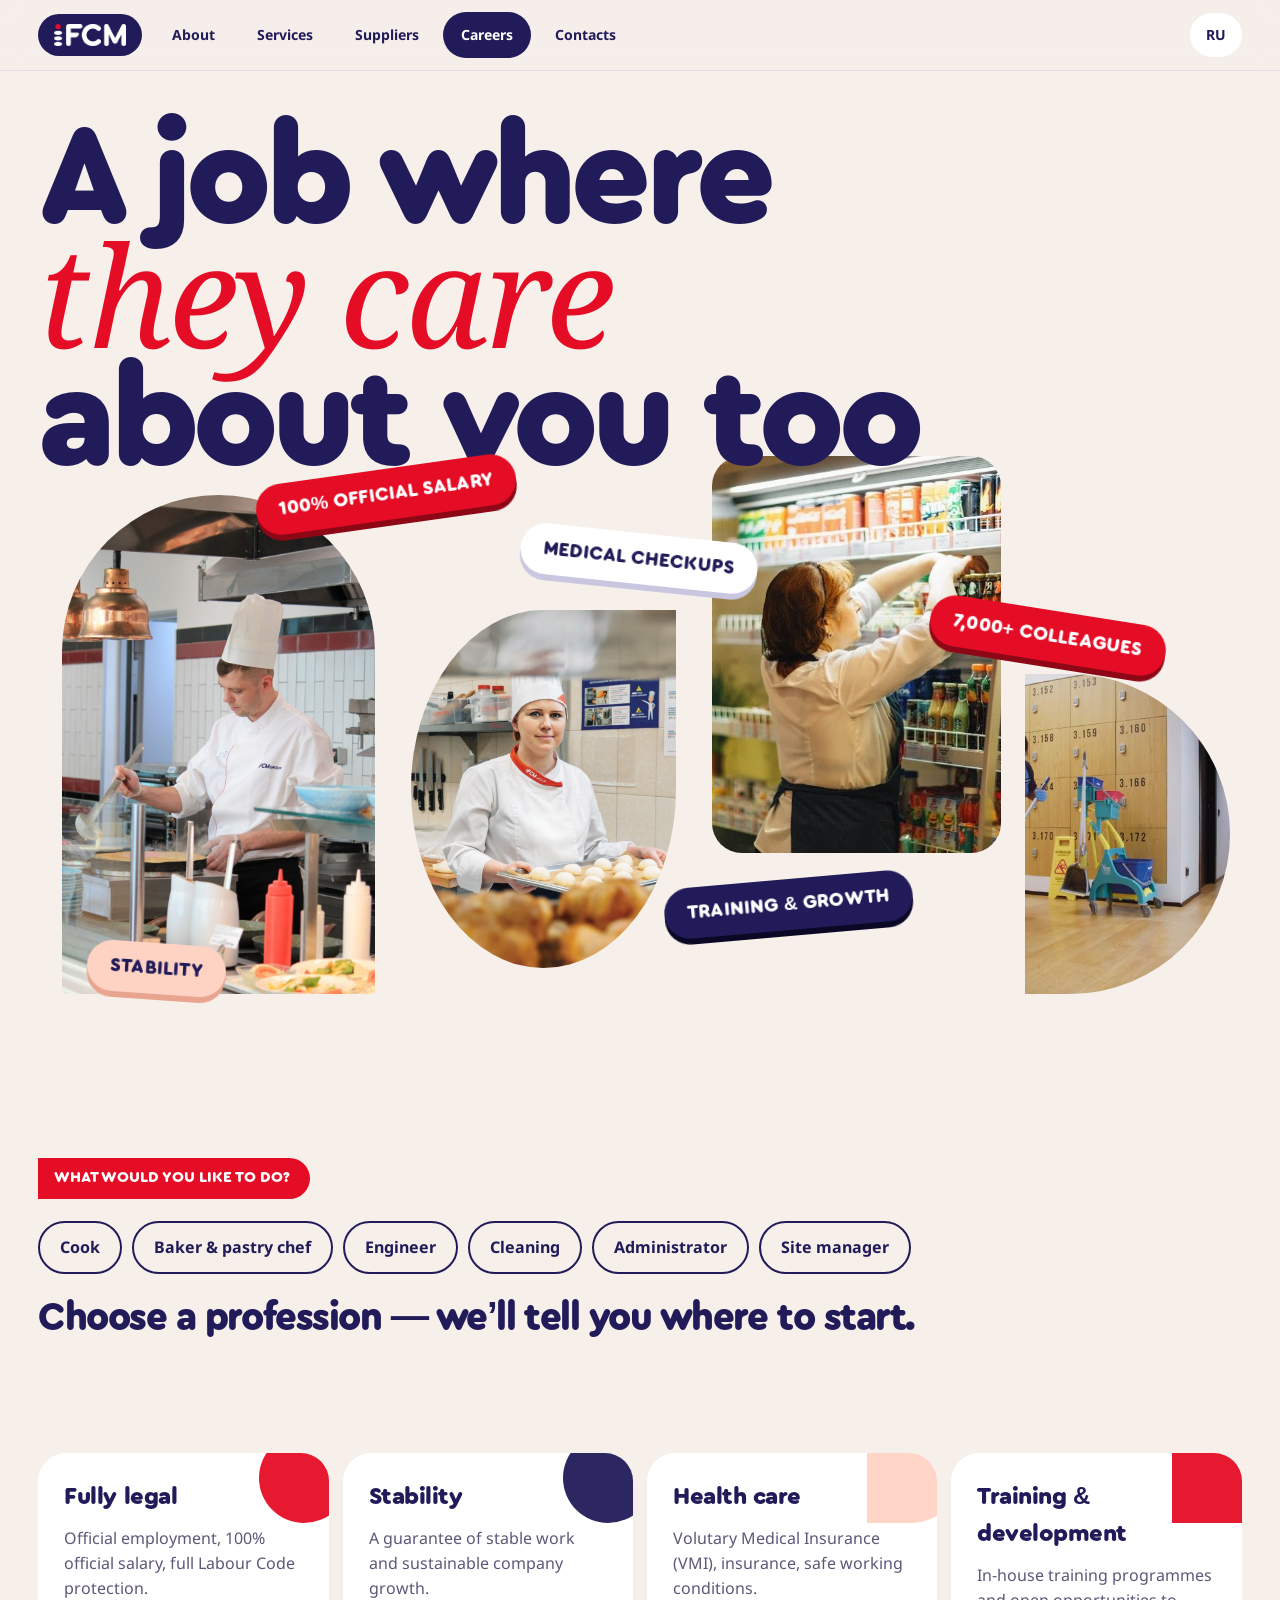
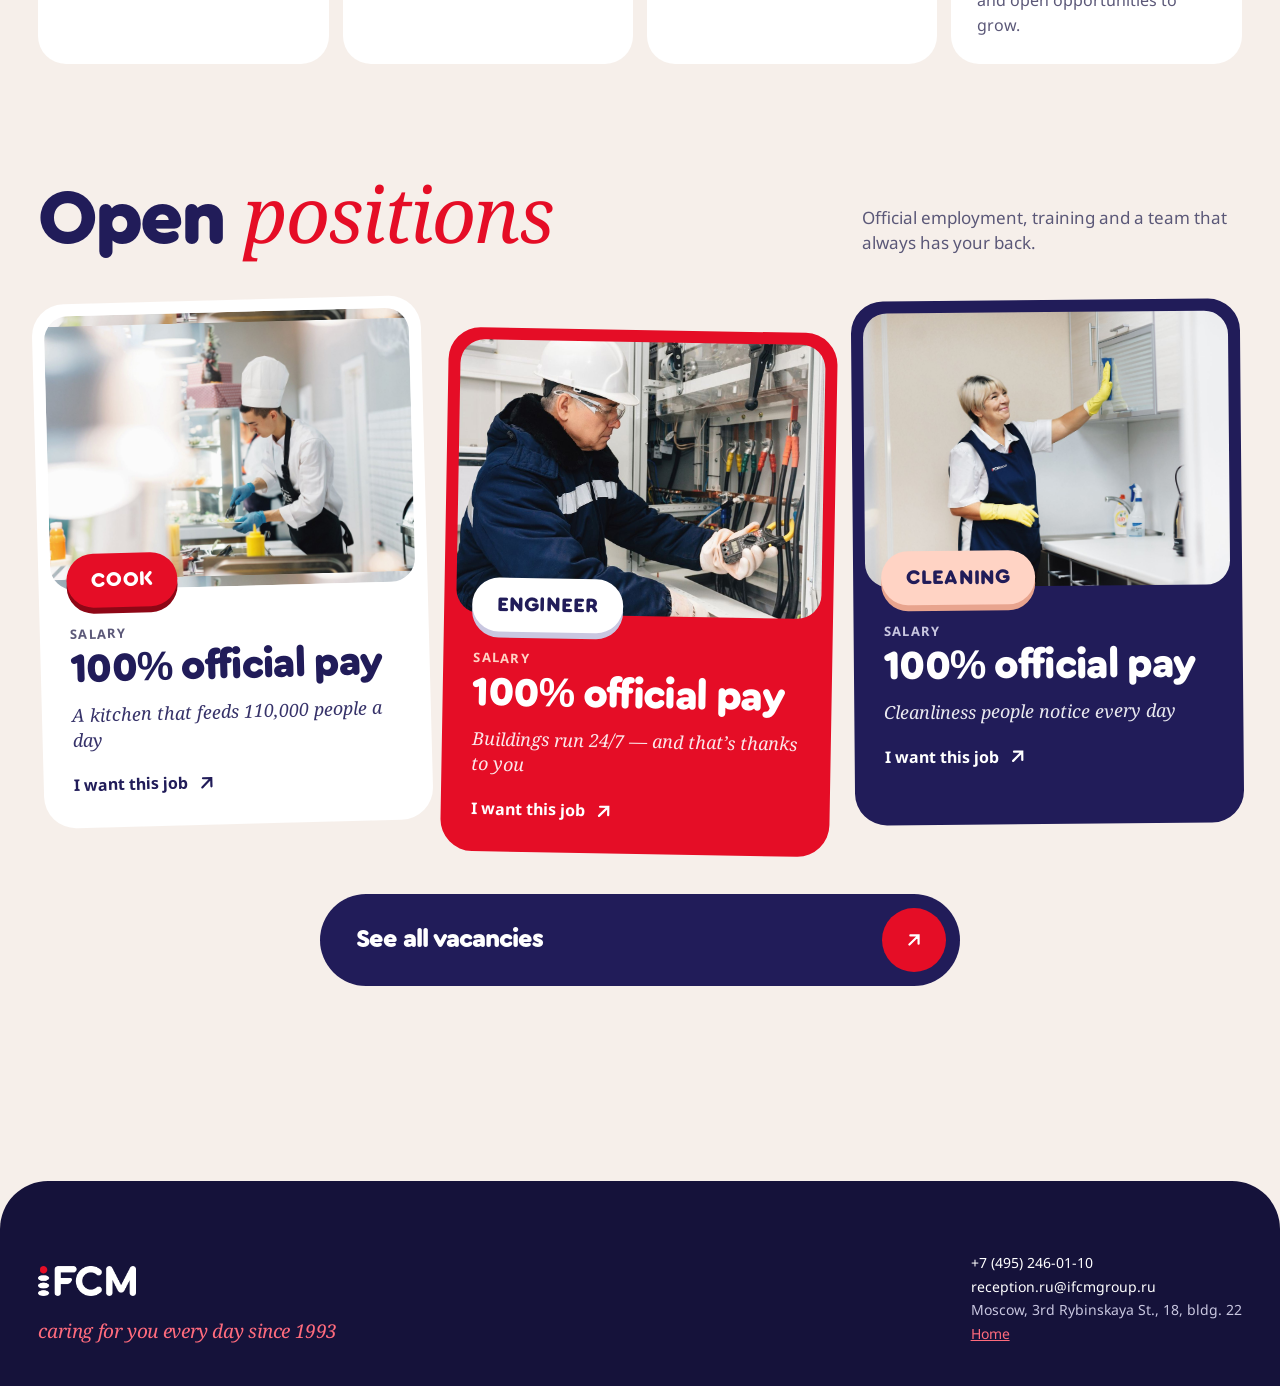
<file: en-career.html>
<!doctype html>
<html lang="en">
<head>
<meta charset="utf-8">
<meta name="viewport" content="width=device-width,initial-scale=1,viewport-fit=cover">
<link rel="icon" href="assets/logo-blue.png">
<meta name="description" content="Careers at iFCM GROUP: official employment, training, stability.">
<title>Careers — iFCM GROUP</title>
<link rel="preconnect" href="https://fonts.googleapis.com">
<link rel="stylesheet" href="https://fonts.googleapis.com/css2?family=Noto+Sans:wght@400;500;700&family=Noto+Serif:ital,wght@1,400&display=swap">
<style>
/* Layout: витрина 5 внутренних страниц «Города of care»; у каждой своя фишка of референсов (Burrito Madre, Units, брендбук-the chain, Partake, R-O) */
@font-face{font-family:'Cera Round Pro';src:url(assets/CeraRoundPro-Black.otf) format('opentype');font-weight:900;font-display:swap}
:root{
  color-scheme:light;
  --navy:#211C59; --ink:#15123A; --red:#E50D26; --red-soft:#FF6B7D; --peach:#FFD3C4;
  --paper:#F6EFEA; --white:#FFFFFF; --muted:#5B5878; --line:#E2DCE6; --lilac:#C9C7E0; --sky:#2A2563;
  --display:'Cera Round Pro','Nunito','Arial Rounded MT Bold',sans-serif;
  --body:'Noto Sans',Arial,sans-serif; --serif:'Noto Serif',Georgia,serif;
  --gut:clamp(16px,3vw,40px);
}
*{box-sizing:border-box}
html{scroll-behavior:smooth}
body{margin:0;background:var(--paper);color:var(--ink);font-family:var(--body);font-size:16px;line-height:1.55;overflow-x:clip}
a{color:inherit}
:focus-visible{outline:2px solid var(--red);outline-offset:3px;border-radius:6px}
h1,h2,h3{text-wrap:balance;margin:0}
.d{font-family:var(--display);font-weight:900;letter-spacing:-.04em}
.s{font-family:var(--serif);font-style:italic;font-weight:400;letter-spacing:-.02em}
.lbl{font-size:12px;font-weight:500;letter-spacing:.07em;text-transform:uppercase}
.w{padding-inline:var(--gut)}
.wrap{max-width:1360px;margin-inline:auto}
.stk{display:inline-flex;align-items:center;justify-content:center;font-family:var(--display);font-weight:900;text-transform:uppercase;letter-spacing:.01em;border-radius:999px;white-space:nowrap;box-shadow:0 6px 0 var(--sh,#0E0B2B);padding:.55em 1.2em}
.stk.red{background:var(--red);color:#fff;--sh:#8E0716}.stk.navy{background:var(--navy);color:#fff;--sh:#0B0826}
.stk.white{background:#fff;color:var(--navy);--sh:#C9C7E0}.stk.peach{background:var(--peach);color:var(--navy);--sh:#E8A48E}
.plate{display:inline-flex;font-family:var(--display);font-weight:900;text-transform:uppercase;font-size:clamp(13px,1.2vw,17px);background:var(--red);color:#fff;padding:.55em 1.3em .55em 1em;border-radius:1.4em 999px 999px 0;align-self:flex-start}
.plate.navy{background:var(--navy)}.plate.white{background:#fff;color:var(--navy)}
.btn{display:inline-flex;align-items:center;justify-content:center;gap:10px;min-height:54px;padding:0 28px;border-radius:999px;border:0;background:var(--red);color:#fff;font:inherit;font-weight:700;text-decoration:none;cursor:pointer}
.btn.navy{background:var(--navy)}.btn.white{background:#fff;color:var(--navy)}
.sec{padding-block:clamp(70px,9vw,130px)}

.bdot{display:inline-block;flex:none;width:.5em;height:.5em;border-radius:50% 0 50% 50%;background:var(--red);align-self:center}
.arw{display:inline-block;vertical-align:middle}
/* ---------- верхняя панель витрины ---------- */
.bar{position:sticky;top:env(safe-area-inset-top,0px);z-index:50;display:flex;align-items:center;gap:12px;padding:12px var(--gut);background:rgba(246,239,234,.94);backdrop-filter:blur(10px);-webkit-backdrop-filter:blur(10px);border-bottom:1px solid var(--line);flex-wrap:wrap}
.bar .logo{background:var(--navy);border-radius:999px;padding:10px 16px;display:flex}
.bar .logo img{height:22px;width:auto;display:block}
.tabs{display:flex;gap:6px;overflow-x:auto;scrollbar-width:none;flex:1 1 auto;min-width:0}
.tabs::-webkit-scrollbar{display:none}
.tabs button{flex:none;border:0;cursor:pointer;font:inherit;font-weight:700;font-size:14px;padding:12px 18px;border-radius:999px;background:transparent;color:var(--navy);min-height:44px}
.tabs button[aria-selected="true"]{background:var(--navy);color:#fff}
.tabs button .ref{display:block;white-space:nowrap;font-weight:400;font-size:11px;opacity:.7;letter-spacing:.02em}
.page[hidden]{display:none}

/* ============ 1. О НАС — огромные буквы на фото (Burrito Madre) ============ */
.a-hero{position:relative;min-height:min(92svh,860px);overflow:hidden;padding-block:60px 40px;display:flex;align-items:flex-end}
.a-hero .ph{position:absolute;right:0;top:0;bottom:0;width:min(56%,860px);background-size:cover;background-position:50% 30%}
.a-hero .ph::after{content:"";position:absolute;inset:0;background:linear-gradient(90deg,var(--paper) 0%,rgba(246,239,234,0) 22%)}
.a-hero h1{position:relative;font-size:clamp(76px,15.5vw,250px);line-height:.8;color:var(--red);letter-spacing:-.055em}
.a-hero h1 span{display:block;animation:slideIn 1s cubic-bezier(.2,.8,.1,1) both}
.a-hero h1 span:nth-child(2){animation-delay:.1s;padding-left:.6em}.a-hero h1 span:nth-child(3){animation-delay:.2s}
@keyframes slideIn{from{transform:translateX(-14%);opacity:0}}
.a-hero .side{position:absolute;right:var(--gut);top:40px;max-width:320px;background:#fff;border-radius:24px;padding:20px;z-index:2;font-size:15px;color:var(--muted)}
.a-hero .side b{display:block;color:var(--navy);font-family:var(--display);font-size:20px;margin-bottom:6px}
.inl{display:inline-block;vertical-align:middle;width:1.9em;height:.9em;border-radius:999px;background-size:cover;background-position:center;position:relative;top:-.06em}
.inl.drop{width:.95em;border-radius:50% 0 50% 50%}
.manifest{font-size:clamp(32px,4.8vw,78px);line-height:1.04;color:var(--navy);max-width:1250px}
.manifest em{font-family:var(--serif);font-weight:400;color:var(--red)}
.trio{display:grid;grid-template-columns:repeat(auto-fit,minmax(min(100%,280px),1fr));gap:14px;margin-top:56px}
.trio div{border-top:2px solid var(--navy);padding-top:18px;display:flex;flex-direction:column;gap:10px}
.trio b{font-family:var(--display);font-size:24px;color:var(--navy);letter-spacing:-.02em}
.trio p{margin:0;color:var(--muted)}
.mission{background:var(--navy);color:#fff;overflow:hidden}
.mis{display:flex;flex-wrap:wrap;gap:clamp(28px,5vw,80px);align-items:center;position:relative}
.mis-drop{flex:none;width:clamp(200px,28vw,380px);aspect-ratio:1;max-width:100%;background:var(--red);border-radius:50% 0 50% 50%;display:flex;align-items:center;justify-content:center}
.mis-drop span{color:#fff;font-size:clamp(34px,4.4vw,62px)}
.mission .mis p{flex:1 1 380px;margin:0;min-width:0}
.mis-shapes{position:absolute;right:0;top:-30px;display:flex;gap:10px}
.mis-shapes span{width:clamp(36px,4vw,64px);aspect-ratio:1;border-radius:50%;background:var(--red)}
.mis-shapes span:nth-child(2){background:transparent;border:1.5px solid rgba(255,255,255,.6)}
.mis-shapes span:nth-child(3){border-radius:50% 50% 0 50%}
.fillword-unused{font-size:clamp(90px,21vw,360px);line-height:.8;letter-spacing:-.06em;color:transparent;background-size:cover;background-position:center 30%;-webkit-background-clip:text;background-clip:text;-webkit-text-stroke:0}
.mission p{font-size:clamp(22px,2.6vw,40px);line-height:1.2;max-width:900px;margin:30px 0 0}
.mission p em{font-family:var(--serif);color:var(--red-soft)}
.vstack{display:flex;flex-direction:column;gap:22px}
.vcard{position:sticky;border-radius:40px;padding:clamp(28px,4vw,56px);min-height:min(440px,64svh);display:flex;flex-wrap:wrap;gap:24px;justify-content:space-between;align-items:flex-end;box-shadow:0 -24px 60px rgba(21,18,58,.14);overflow:hidden}
.vcard h3{font-family:var(--display);font-size:clamp(46px,7vw,110px);line-height:.88;letter-spacing:-.045em;flex:1 1 420px}
.vcard p{margin:0;flex:1 1 320px;max-width:460px;font-size:18px}
.vcard .stk{position:absolute;top:28px;right:28px;transform:rotate(6deg);font-size:14px}
.safety{display:flex;flex-wrap:wrap;gap:40px;align-items:center}
.zero{font-size:clamp(200px,32vw,520px);line-height:.75;color:var(--red);flex:0 0 auto}
.badge{position:relative;width:170px;height:170px;border-radius:50%;background:var(--navy);color:#fff;display:flex;align-items:center;justify-content:center;flex:none}
.badge svg{position:absolute;inset:0;animation:spin 18s linear infinite}
@keyframes spin{to{transform:rotate(360deg)}}
.docgrid{display:grid;grid-template-columns:repeat(auto-fill,minmax(min(100%,300px),1fr));gap:12px}
.docgrid a{min-height:150px;border-radius:24px;padding:22px;display:flex;flex-direction:column;justify-content:space-between;text-decoration:none;font-weight:700;color:#fff;transition:transform .3s}
.docgrid a:hover{transform:translateY(-6px) rotate(-1deg)}
.docgrid a span:first-child{display:flex;justify-content:space-between;font-family:var(--display);font-size:20px}

/* ============ 2. УСЛУГИ — цветные плитки-индекс + падающие наклейки (Units + Partake) ============ */
.s-head{padding-block:60px 30px;display:flex;flex-wrap:wrap;gap:24px;justify-content:space-between;align-items:flex-end}
.s-head h1{font-size:clamp(56px,10vw,170px);line-height:.84;color:var(--navy)}
.s-head h1 .s{color:var(--red)}
.s-ui{display:flex;flex-wrap:wrap;gap:14px;align-items:stretch}
.s-idx{flex:0 0 280px;display:flex;flex-direction:column;gap:12px}
.s-idx button{border:0;cursor:pointer;text-align:left;border-radius:22px;padding:18px 20px;min-height:120px;display:flex;flex-direction:column;justify-content:space-between;font:inherit;color:#fff;transition:transform .3s,box-shadow .3s}
.s-idx button .n{display:flex;justify-content:space-between;font-family:var(--display);font-weight:900;font-size:22px}
.s-idx button b{font-size:17px;line-height:1.2}
.s-idx button[aria-pressed="true"]{transform:translateX(10px);box-shadow:-10px 0 0 var(--ink)}
.ubands{margin-top:clamp(20px,3vw,40px)}
/* About — вариант 4: фото в капле, текст под экраном */
.a-hero{min-height:min(90svh,860px);padding-block:30px 10px;align-items:flex-end}
.a-hero .ph{top:30px;bottom:30px;right:var(--gut);width:min(50%,720px);border-radius:50% 0 50% 50%;background-position:50% 20%}
.a-hero .ph::after{display:none}
.a-hero h1{z-index:3;color:var(--navy);font-size:clamp(90px,17.5vw,290px);line-height:.8;letter-spacing:-.06em}
.a-hero h1 span:nth-child(2){padding-left:.5em}
.a-hero h1 span:nth-child(3){color:var(--red)}
.a-side{padding-block:clamp(30px,4vw,60px)}
.side2{display:grid;grid-template-columns:minmax(0,.7fr) minmax(0,2fr);gap:clamp(16px,4vw,60px);align-items:baseline;border-top:2px solid var(--navy);padding-top:24px;color:var(--ink);font-size:clamp(22px,2.4vw,34px);line-height:1.35}
.side2 b{font-family:var(--display);font-weight:900;color:var(--red);font-size:clamp(28px,3vw,44px);letter-spacing:-.02em}
.ub{position:relative;overflow:hidden;padding:clamp(44px,6vw,90px) var(--gut)}
.ub.dk{background:#1B1650;color:#fff}.ub.lt{background:#FFF4EE;color:var(--navy)}
.ub::before,.ub::after{content:"";position:absolute;pointer-events:none}
.ub::before{width:clamp(200px,28vw,420px);height:clamp(200px,28vw,420px);right:-6%;top:-18%;border-radius:50% 0 50% 50%;background:var(--red)}
.ub::after{width:clamp(110px,14vw,220px);height:clamp(110px,14vw,220px);left:-3%;bottom:-12%;border-radius:50%;background:#3A3480}
.ub.rev::before{right:auto;left:-6%;border-radius:0 50% 50% 50%}
.ub.rev::after{left:auto;right:-3%;background:var(--red);border-radius:999px 999px 0 0}
.ub-in{position:relative;z-index:1;max-width:1360px;margin:0 auto;display:grid;grid-template-columns:minmax(0,1.1fr) minmax(0,.9fr);gap:clamp(28px,5vw,80px);align-items:center}
.ub.rev .ub-pic{order:-1}
.ub-n{display:block;font-size:clamp(44px,5vw,72px);line-height:1;letter-spacing:-.03em;color:var(--red)}.ub.dk .ub-n{color:#FF5A6E}
.ub h2{font-size:clamp(40px,5.6vw,84px);line-height:.9;margin:12px 0 18px}
.ub h2 .s{font-size:.9em}.ub.dk h2 .s{color:var(--peach)}.ub.lt h2 .s{color:var(--red)}
.ub-l{font-size:17px;margin:0 0 22px;max-width:520px;opacity:.9}
.ub ul{list-style:none;margin:0 0 28px;padding:0;columns:2;column-gap:28px;max-width:600px}
.ub li{break-inside:avoid;position:relative;padding:9px 0 9px 22px;border-top:1px solid rgba(255,255,255,.18);font-size:15.5px}
.ub.lt li{border-color:rgba(33,28,89,.12)}
.ub li::before{content:"";position:absolute;left:0;top:17px;width:10px;height:10px;border-radius:50% 0 50% 50%;background:var(--red)}.ub.dk li::before{background:#FF5A6E}
.ub-cta{display:inline-flex;align-items:center;gap:10px;padding:15px 26px;border-radius:999px;font-weight:700;text-decoration:none;background:var(--red);color:#fff;box-shadow:0 5px 0 #8E0716}
.ub-pic{position:relative}
.ub-ph{width:100%;max-width:520px;margin-inline:auto;background-size:cover}
.ub-pic .stk{position:absolute;left:4%;bottom:8%;font-size:clamp(16px,1.7vw,24px);transform:rotate(-4deg)}
.ub.rev .ub-pic .stk{left:auto;right:4%;transform:rotate(4deg)}
@media (max-width:820px){.ub-in{grid-template-columns:1fr}.ub-pic,.ub.rev .ub-pic{order:-1}.ub-ph{max-width:340px}.ub ul{column-gap:16px}.ub li{font-size:14px;padding:8px 0 8px 18px}.ub li::before{width:8px;height:8px;top:15px}.ub h2{font-size:clamp(38px,11vw,60px)}}
@media (max-width:360px){.ub li{font-size:13px}}
/* About: карточка не на лице */
.a-hero .side{top:auto;bottom:36px;right:var(--gut);max-width:300px}
.s-stage{flex:1 1 640px;min-width:0;position:relative;border-radius:36px;overflow:hidden;min-height:620px;background:var(--ink)}
.s-stage .ph{position:absolute;inset:0;background-size:cover;background-position:center;transition:opacity .5s}
.s-stage .sh{position:absolute;inset:0;background:linear-gradient(180deg,rgba(21,18,58,.1) 30%,rgba(21,18,58,.9))}
.s-stage .tx{position:absolute;left:0;right:0;bottom:0;padding:clamp(22px,3vw,40px);color:#fff;display:flex;flex-direction:column;gap:14px}
.s-stage h2{font-size:clamp(34px,4.4vw,64px);line-height:.92}
.s-stage p{margin:0;max-width:560px;color:#E3E1F3}
.drops{position:absolute;inset:0 0 40% 0;pointer-events:none}
.drops .stk{position:absolute;font-size:clamp(12px,1.1vw,15px);animation:drop .7s cubic-bezier(.3,1.4,.5,1) both;pointer-events:auto;cursor:default;transition:transform .2s}
.drops .stk:hover{transform:rotate(0) scale(1.08) !important}
@keyframes drop{from{opacity:0;translate:0 -140px}}
.marq{overflow:hidden;padding-block:50px}
.marq div{display:flex;gap:44px;width:max-content;animation:mq 40s linear infinite;font-size:clamp(46px,7vw,110px);line-height:1;color:var(--navy)}
.marq .out{color:transparent;-webkit-text-stroke:2px var(--navy)}
@keyframes mq{to{transform:translateX(-50%)}}

/* ============ 3. ПОСТАВЩИКАМ — фирменная «the chain» (брендбук) ============ */
.p-hero{background:var(--navy);color:#fff;padding-block:70px 60px;overflow:hidden}
.p-hero h1{font-size:clamp(52px,9vw,150px);line-height:.86}
.p-hero h1 .s{color:var(--red-soft)}
#chain{display:block;width:100%;height:clamp(70px,9vw,120px);margin-top:40px}
.chk-wrap{display:flex;flex-wrap:wrap;gap:clamp(24px,4vw,60px);align-items:flex-start}
.chk-l{flex:1 1 380px;position:sticky;top:90px;display:flex;flex-direction:column;gap:18px}
.chk-l h2{font-size:clamp(40px,5vw,76px);line-height:.9;color:var(--navy)}
.prog{display:flex;gap:6px;flex-wrap:wrap}
.prog i{width:clamp(26px,3vw,40px);height:clamp(26px,3vw,40px);background:#E7E1EC;transition:background .3s,border-radius .3s}
.prog i:nth-child(3n+1){border-radius:50%}.prog i:nth-child(3n+2){border-radius:50% 0 50% 50%}.prog i:nth-child(3n){border-radius:0 50% 50% 0}
.prog i.on{background:var(--red)}.prog i.on:nth-child(even){background:var(--navy)}
.chk-r{flex:1.4 1 520px;min-width:0;display:flex;flex-direction:column;gap:10px}
.doc{display:flex;align-items:center;gap:16px;background:#fff;border-radius:22px;padding:14px 16px 14px 20px;min-height:72px}
.doc input{width:24px;height:24px;accent-color:var(--red);flex:none}
.doc label{flex:1;font-weight:500;color:var(--navy);cursor:pointer}
.doc a{flex:none;width:44px;height:44px;border-radius:50%;background:var(--paper);display:flex;align-items:center;justify-content:center;color:var(--navy)}
.doc.done{background:var(--peach)}
.rules{display:grid;grid-template-columns:repeat(auto-fit,minmax(min(100%,250px),1fr));gap:14px}
.rule{border-radius:28px;padding:26px;min-height:240px;display:flex;flex-direction:column;justify-content:space-between;gap:16px}
.rule b{font-family:var(--display);font-size:26px;line-height:1;letter-spacing:-.02em}

/* ============ 4. КАРЬЕРА — коллаж and наклейки (Partake) ============ */
.c-hero{position:relative;padding-block:50px 80px;overflow:hidden}
.c-hero h1{font-size:clamp(60px,11vw,190px);line-height:.82;color:var(--navy);position:relative;z-index:3}
.c-hero h1 .s{color:var(--red)}
.collage{position:relative;height:clamp(420px,52vw,640px);margin-top:-60px}
.collage .ph{position:absolute;background-size:cover;background-position:center 25%}
.collage .p1{left:2%;top:12%;width:26%;height:78%;border-radius:999px 999px 30px 30px}
.collage .p2{left:31%;top:30%;width:22%;height:56%;border-radius:50% 0 50% 50%}
.collage .p3{left:56%;top:6%;width:24%;height:62%;border-radius:30px}
.collage .p4{left:82%;top:40%;width:17%;height:50%;border-radius:0 999px 999px 0}
.collage .stk{position:absolute;z-index:4;font-size:clamp(13px,1.5vw,22px);animation:pop .6s cubic-bezier(.3,1.5,.5,1) both;transition:transform .2s}
.collage .stk:hover{transform:rotate(0) scale(1.1) !important}
@keyframes pop{from{opacity:0;transform:scale(.3) rotate(-30deg)}}
.stk-row{display:none}
.prof{display:flex;flex-wrap:wrap;gap:10px}
.prof button{border:2px solid var(--navy);background:transparent;color:var(--navy);border-radius:999px;padding:12px 20px;font:inherit;font-weight:700;cursor:pointer;min-height:48px}
.prof button[aria-pressed="true"]{background:var(--navy);color:#fff}
.qs{display:grid;grid-template-columns:repeat(auto-fit,minmax(min(100%,300px),1fr));gap:18px}
.q{border-radius:32px;padding:30px;display:flex;flex-direction:column;gap:18px;transition:transform .35s}
.q:nth-child(1){transform:rotate(-1.5deg)}.q:nth-child(2){transform:rotate(1deg) translateY(30px)}.q:nth-child(3){transform:rotate(-.5deg)}
.q:hover{transform:rotate(0) translateY(-6px)}
.q blockquote{margin:0;font-family:var(--serif);font-style:italic;font-size:clamp(19px,1.6vw,23px);line-height:1.4}
.perks{display:grid;grid-template-columns:repeat(auto-fit,minmax(min(100%,240px),1fr));gap:14px}
.perk{background:#fff;border-radius:28px;padding:26px;display:flex;flex-direction:column;gap:10px;position:relative;overflow:hidden}
.perk .sh{position:absolute;right:-20px;top:-20px;width:90px;height:90px;opacity:.95}
.perk b{font-family:var(--display);font-size:24px;color:var(--navy);letter-spacing:-.02em;position:relative;max-width:75%}
.perk p{margin:0;color:var(--muted);position:relative}

/* ============ 5. КОНТАКТЫ — 3D-квартал с офисом (R-O) + форма-плашки (Units) ============ */
.k-hero{position:relative;height:min(84svh,760px);min-height:520px;overflow:hidden;color:#fff;touch-action:pan-y}
#mini{position:absolute;inset:0;width:100%;height:100%;display:block;cursor:grab}
.k-hero .in{position:relative;height:100%;display:flex;flex-direction:column;justify-content:flex-end;padding-block:30px 44px;pointer-events:none}
.k-hero h1{font-size:clamp(60px,9.5vw,150px);line-height:.82;text-shadow:0 6px 40px rgba(21,18,58,.35)}
.pin{position:absolute;z-index:3;transform:translate(-50%,-100%);pointer-events:none}
.pin .stk{font-size:13px}
.k-row{display:flex;flex-wrap:wrap;gap:12px;margin-top:24px;position:relative;z-index:4}
.k-red{flex:1 1 360px;background:var(--red);color:#fff;border-radius:999px;display:flex;align-items:center;justify-content:center;min-height:96px;font-size:clamp(22px,2.4vw,34px);padding:0 28px;text-align:center}
.k-form{flex:2 1 460px;min-width:0;background:var(--peach);border-radius:999px;display:flex;align-items:center;gap:10px;padding:8px 8px 8px 28px;min-height:96px}
.k-form input{flex:1;min-width:0;border:0;background:transparent;font:inherit;font-size:20px;color:var(--ink);min-height:60px}
.k-form input::placeholder{color:#8E6A5E}
.k-form button{flex:none;width:80px;height:80px;border-radius:24px;border:0;background:var(--ink);color:#fff;cursor:pointer;display:flex;align-items:center;justify-content:center}
.topics{display:flex;flex-wrap:wrap;gap:10px;margin-top:18px}
.topics button{border:0;border-radius:999px;padding:12px 18px;font:inherit;font-weight:700;cursor:pointer;background:#fff;color:var(--navy);min-height:46px}
.topics button[aria-pressed="true"]{background:var(--navy);color:#fff}
.drag-hint{display:inline-flex;align-items:center;justify-content:center;width:52px;height:52px;margin-bottom:16px;background:rgba(21,18,58,.55);border-radius:50%;animation:sway 2.4s ease-in-out infinite;transition:opacity .5s}
.drag-hint.off{opacity:0}
@keyframes sway{0%,100%{transform:translateX(0)}50%{transform:translateX(8px)}}
@media (min-width:900px){.k-hero{height:min(84svh,780px)}.k-hero .in{padding-block:30px 70px}}
.k-grid{display:flex;flex-wrap:wrap;gap:16px;margin-top:-40px;position:relative;z-index:4;align-items:flex-start}
.k-quick{flex:1 1 320px;min-width:0;display:flex;flex-direction:column;gap:12px;padding-top:56px}
.k-btn{display:flex;flex-direction:column;gap:6px;border-radius:28px;padding:22px 24px;text-decoration:none;box-shadow:0 10px 30px rgba(21,18,58,.08)}
.k-btn b{font-size:clamp(22px,2.4vw,30px);line-height:1.1}
.k-card{flex:1.6 1 440px;min-width:0;background:#fff;border-radius:36px;padding:clamp(22px,3vw,40px);display:flex;flex-direction:column;gap:18px;box-shadow:0 20px 60px rgba(21,18,58,.12)}
.k-card h2{font-size:clamp(30px,3.4vw,48px);line-height:1;color:var(--navy)}
.k-card .topics{margin:0}
.k-card .topics button{background:var(--paper)}
.k-card .topics button[aria-pressed="true"]{background:var(--navy);color:#fff}
.k-fields{display:grid;grid-template-columns:repeat(2,minmax(0,1fr));gap:14px}
.k-fields label{display:flex;flex-direction:column;gap:6px;font-weight:500;font-size:14px;color:var(--navy);min-width:0}
.k-fields .full{grid-column:1/-1}
.k-fields input,.k-fields textarea{font:inherit;font-size:16px;min-height:54px;padding:12px 16px;border-radius:16px;border:1.5px solid #DCD6E4;background:#fff;color:var(--ink);width:100%}
.k-fields textarea{min-height:110px;resize:vertical}
.k-chk{display:flex;gap:10px;align-items:flex-start;font-size:14px;color:var(--muted)}
.k-chk input{width:20px;height:20px;flex:none;accent-color:var(--red)}
@media (max-width:600px){.k-fields{grid-template-columns:minmax(0,1fr)}.k-grid{margin-top:0}.k-quick{padding-top:24px}}
.kinfo{display:grid;grid-template-columns:repeat(auto-fit,minmax(min(100%,260px),1fr));gap:14px}
.kinfo>div{border-radius:28px;padding:26px;min-height:180px;display:flex;flex-direction:column;justify-content:space-between;gap:12px}
.ok{min-height:22px;color:var(--red);margin-top:10px;font-size:15px}

/* подвал витрины */
.foot{background:var(--ink);color:#fff;border-radius:48px 48px 0 0;padding-block:70px 40px;margin-top:80px}
.foot .row{display:flex;flex-wrap:wrap;gap:30px;justify-content:space-between;align-items:flex-end}

@media (max-width:600px){.tabs button .ref{display:none}.tabs button{padding:10px 14px}}
@media (max-width:900px){
  .s-idx{flex:1 1 100%;flex-direction:row;overflow-x:auto}
  .s-idx button{flex:0 0 200px;min-height:110px}
  .s-idx button[aria-pressed="true"]{transform:translateY(-6px);box-shadow:0 6px 0 var(--ink)}
  .s-stage{min-height:0;display:flex;flex-direction:column}
  .s-stage .sh{background:rgba(21,18,58,.72)}
  .drops{position:relative;inset:auto;display:flex;flex-wrap:wrap;gap:12px;padding:22px 20px 6px}
  .drops .stk{position:static;transform:none !important}
  .s-stage .tx{position:relative}
  .mis-shapes{display:none}
  .chk-l{position:static}
  .collage{height:clamp(500px,124vw,780px);margin-top:16px;margin-bottom:clamp(-110px,-15vw,-70px)}
  .collage .p1{left:0;top:5%;width:47%;height:60%}.collage .p2{left:51%;top:5%;width:49%;height:30%;background-position:center 15%}
  .collage .p3{left:51%;top:42%;width:49%;height:36%;background-position:center 20%}.collage .p4{display:none}
  .q:nth-child(2){transform:none}
  .collage .stk{font-size:clamp(12px,3.4vw,18px)}
  .collage .stk:nth-of-type(1){left:2% !important;top:1% !important;transform:rotate(-6deg) !important}
  .collage .stk:nth-of-type(2){left:60% !important;top:1.5% !important;transform:rotate(6deg) !important}
  .collage .stk:nth-of-type(5){left:56% !important;top:36.5% !important;transform:rotate(-5deg) !important}
  .collage .stk:nth-of-type(4){left:5% !important;top:61% !important;transform:rotate(4deg) !important}
  .collage .stk:nth-of-type(3){left:46% !important;top:74% !important;transform:rotate(-3deg) !important}
}
/* About: раскладка «как на компьютере» до 560px */
@media (max-width:900px) and (min-width:561px){
  .a-hero{min-height:min(80svh,640px);padding-block:40px 30px}
  .a-hero .ph{width:52%}
  .a-hero h1{font-size:clamp(70px,15vw,130px)}
}
@media (max-width:560px){
  .a-hero{flex-direction:column;align-items:stretch;min-height:0;padding-block:0 30px;gap:22px}
  .a-hero .ph{position:relative;width:auto;height:min(64vw,360px);margin-inline:calc(-1*var(--gut));order:0}
  .a-hero .ph::after{display:none}
  .a-hero h1{order:1;font-size:clamp(64px,19vw,120px)}
  .a-hero .side{position:relative;right:auto;top:auto;bottom:auto;order:2;max-width:none}
}
@media (max-width:560px){.a-hero .ph{top:auto;bottom:auto;right:auto;width:auto;border-radius:0 0 50% 50%;height:min(90vw,380px)}.side2{grid-template-columns:1fr;gap:10px;font-size:21px}}
@media (prefers-reduced-motion:reduce){*{animation:none !important;transition:none !important}}
.k-office{display:none}
.dh-b i{display:none}
@media (min-width:900px){.k-hero .in .wrap{height:100%;display:flex;flex-direction:column;justify-content:space-between;padding-top:44px}
.k-office{display:flex;flex-direction:column;align-items:flex-start;gap:10px;max-width:470px;pointer-events:auto;background:rgba(21,18,58,.42);border:1.5px solid rgba(255,255,255,.22);backdrop-filter:blur(10px);-webkit-backdrop-filter:blur(10px);border-radius:30px;padding:24px 26px 26px}
.k-office .lbl{color:var(--lilac,#C9C7E0)}.k-office b{font-size:26px;line-height:1.15;color:#fff}.k-office .k-bc{color:var(--lilac,#C9C7E0);margin-bottom:8px}
.k-info-sec{display:none}
.dh-b{position:absolute;right:max(40px,calc((100vw - 1360px)/2 + 40px));bottom:150px;margin:0;width:auto;height:auto;padding:12px 18px 12px 14px;gap:10px;border-radius:999px;background:rgba(21,18,58,.6);color:#fff;z-index:3}
.dh-b i{display:inline;font-style:normal;font-weight:700;font-size:14px}}
@media (max-width:899px){.dh-b{position:absolute;right:16px;top:16px;margin:0}}
@media (min-width:900px) and (max-width:1200px){.k-office{max-width:400px;padding:20px 22px 22px}.k-office b{font-size:21px}}

/* Contacts v3 */
.k2{gap:6px;max-width:520px;background:linear-gradient(160deg,rgba(33,28,89,.94),rgba(27,22,80,.8))!important;border:1px solid rgba(255,255,255,.14)!important;box-shadow:0 30px 80px rgba(10,8,40,.45);backdrop-filter:none!important;-webkit-backdrop-filter:none!important;border-radius:32px!important;padding:30px 32px!important;color:#fff}
.k2 a,.k-mob a{color:#fff;text-decoration:none}
.k2-tag{display:inline-flex;align-items:center;gap:10px;font-size:12px;letter-spacing:.12em;text-transform:uppercase;color:#C9C7E0;margin-bottom:10px}.k2-tag i{width:9px;height:9px;border-radius:50%;background:var(--red);box-shadow:0 0 0 4px rgba(229,13,38,.3),0 0 18px 4px rgba(229,13,38,.6)}
.k2-phone b{display:block;font-size:40px;line-height:1.05}
.k2-mail{font-size:20px;font-weight:700;opacity:.95;margin-bottom:10px;word-break:break-word}
.k2-addr{display:flex;flex-direction:column;align-items:flex-start;gap:12px;padding-top:14px;border-top:1px solid rgba(255,255,255,.22);width:100%;color:#E6E1F2;font-size:15px;line-height:1.45}
.k2-addr .btn.white{color:var(--navy)}
.k2-btns{display:flex;gap:10px;flex-wrap:wrap}.k2-btns .ghost{border:1.5px solid rgba(255,255,255,.45);border-radius:999px;padding:13px 20px;font-weight:700;font-size:15px}.k2-btns .ghost:hover{background:#fff;color:var(--navy)}
@media (min-width:900px){.k-hero{height:auto!important;min-height:min(84svh,780px)}.k-hero .in{height:auto!important;min-height:inherit}.k-hero .in .wrap{gap:44px;padding-bottom:40px}}
.dh-b{width:60px!important;height:60px!important;padding:0!important;justify-content:center}
.k-grid{display:block!important;margin-top:-40px}
.k-card{display:grid!important;grid-template-columns:minmax(0,.85fr) minmax(0,1.15fr);gap:56px;padding:clamp(28px,4vw,56px)!important;position:relative;z-index:4}
.k-left{display:flex;flex-direction:column;gap:18px}.k-left h2{font-size:clamp(34px,4vw,60px)!important}
.k-plate{font-size:14px;align-self:flex-start}
.k-sub{margin:0;color:var(--muted);font-size:17px;line-height:1.5;max-width:420px}
.k-left .topics{flex-direction:column;align-items:flex-start}
.k-left .topics button{font-size:17px;padding:14px 22px}
.k-right{display:flex;flex-direction:column;gap:18px}
.k-h2{font-size:clamp(34px,4vw,60px);color:var(--navy);margin:0 0 28px}
.k-mapbox{position:relative;height:clamp(300px,40vw,480px);border-radius:36px;overflow:hidden;background:#EDE6F0;box-shadow:0 20px 60px rgba(21,18,58,.1)}
.k-mapbox iframe{position:absolute;inset:0;width:100%;height:100%;border:0}
.k-mob,.k-sticky{display:none}
@media (max-width:899px){.k-grid{margin-top:0}.k-card{grid-template-columns:minmax(0,1fr);gap:28px;margin-top:16px}.k-left .topics{flex-direction:row}
.k-mob{display:flex;flex-direction:column;gap:6px;background:var(--navy);color:#fff;border-radius:30px;padding:24px;margin-top:-30px;position:relative;z-index:4;box-shadow:0 20px 50px rgba(21,18,58,.25)}.k-mob .k2-phone b{font-size:32px}}
@media (max-width:700px){.k-sticky{display:flex;position:fixed;left:12px;right:12px;bottom:calc(12px + env(safe-area-inset-bottom));z-index:50;gap:8px;opacity:0;transform:translateY(20px);pointer-events:none;transition:opacity .3s,transform .3s}.k-sticky.on{opacity:1;transform:none;pointer-events:auto}.k-sticky a{flex:1;text-align:center;color:#fff;text-decoration:none;font-weight:700;border-radius:999px;padding:16px;box-shadow:0 10px 30px rgba(21,18,58,.3)}}

/* Careers: positions */
.vq-head{display:flex;flex-wrap:wrap;align-items:flex-end;justify-content:space-between;gap:16px 40px;margin-bottom:44px;scroll-margin-top:100px}
.vq-h{margin:0;font-size:clamp(44px,6vw,92px);line-height:.92;color:var(--navy)}.vq-h .s{color:var(--red);font-weight:400}
.vq-sub{margin:0;max-width:380px;color:var(--muted);font-size:17px;line-height:1.5}
a.vq{text-decoration:none;padding:12px;gap:0;overflow:hidden}
a.vq:hover{transform:rotate(0) translateY(-6px)!important;box-shadow:0 24px 50px rgba(21,18,58,.2)}
a.vq:hover .vq-ph{background-size:112%}
.vq-ph{position:relative;display:block;aspect-ratio:4/3;border-radius:24px;background-size:104%;background-position:center;transition:background-size .5s}
.vq-pill{position:absolute;left:16px;bottom:-18px;font-size:clamp(18px,1.6vw,22px)}
.vq-bd{display:flex;flex-direction:column;gap:6px;padding:34px 18px 18px}
.vq-from{font-size:13px;letter-spacing:.1em;text-transform:uppercase;font-weight:700}
.vq-sal{font-size:clamp(34px,3.2vw,50px);line-height:1}
.vq-hook{font-family:var(--serif);font-style:italic;font-size:18px;line-height:1.4;margin-top:6px;opacity:.9}
.vq-go{display:inline-flex;align-items:center;gap:8px;font-weight:700;font-size:16px;margin-top:14px}
.vq-all{margin:70px auto 0;max-width:640px;display:flex;align-items:center;justify-content:space-between;gap:20px;background:var(--navy);color:#fff;text-decoration:none;border-radius:999px;padding:14px 14px 14px 36px;transition:background .25s}
.vq-all:hover{background:var(--red)}
.vq-all b{font-size:clamp(20px,2vw,28px)}
.vq-all i{flex:none;width:64px;height:64px;border-radius:50%;background:var(--red);display:flex;align-items:center;justify-content:center;transition:background .25s}.vq-all:hover i{background:var(--navy)}
@media (max-width:700px){.vq-all{margin-top:40px;padding-left:24px}.vq-all i{width:52px;height:52px}}
.lang-sw{margin-left:auto;flex:none;background:#fff;color:var(--navy);border-radius:999px;padding:11px 16px;font-weight:700;font-size:14px;text-decoration:none}.lang-sw:hover{background:var(--peach)}@media (max-width:700px){.bar .logo{order:0}.lang-sw{order:1}.bar .tabs{order:2}.k-hero h1{color:var(--navy);text-shadow:none}}
.a-hero h1{font-size:clamp(56px,10vw,170px)!important}
</style>

<script src="assets/config.js"></script>
</head>
<body>
<header class="bar">
  <a class="logo" href="en.html" aria-label="iFCM — home"><img src="assets/logo-white.png" alt="iFCM"></a>
  <nav class="tabs" role="tablist" aria-label="Site sections">
    <button role="tab" data-p="about" aria-selected="false">About</button>
    <button role="tab" data-p="services" aria-selected="false">Services</button>
    <button role="tab" data-p="suppliers" aria-selected="false">Suppliers</button>
    <button role="tab" data-p="career" aria-selected="true">Careers</button>
    <button role="tab" data-p="contacts" aria-selected="false">Contacts</button>
  </nav>
  <a class="lang-sw" href="career.html" hreflang="ru">RU</a>
</header>

<main>
<!-- ======================= 1. О НАС ======================= -->
<section class="page" id="about" role="tabpanel" hidden>
  <div class="a-hero w">
    <div class="ph" role="img" aria-label="iFCM engineer with a laptop on site" style="background-image:url(img/laptop.jpg)"></div>
    <h1 class="d"><span>Since 1993</span><span>by your</span><span>side.</span></h1>
  </div>
  <div class="a-side w"><div class="wrap"><div class="side2"><b>iFCM GROUP</b>Since 1993 — from a Sodexo representative office to a fully independent Russian company with international standards.</div></div></div>

  <div class="sec w"><div class="wrap">
    <span class="plate" style="margin-bottom:34px">Who we are</span>
    <p class="manifest d">We create and develop <em>corporate catering</em> and <em>technical building operation</em> services — for 110,000 people every day.</p>
    <div class="trio">
      <div><b>What we do</b><p>Every day we create, develop and manage flawless services that improve quality of life.</p></div>
      <div><b>How we do it</b><p>Safely, with 100% quality, consistently, honestly, thoughtfully and responsibly.</p></div>
      <div><b>Why we do it</b><p>So that clients are satisfied, employees are engaged and confident in tomorrow, and suppliers are stable.</p></div>
    </div>
  </div></div>

  <div class="mission sec w"><div class="wrap mis">
    <div class="mis-shapes" aria-hidden="true"><span></span><span></span><span></span></div>
    <div class="mis-drop"><span class="d">Mission</span></div>
    <p>To let every person feel <em>comfort, safety</em> and flawless service at work that improves their quality of life.</p>
  </div></div>

  <div class="sec w"><div class="wrap">
    <span class="plate navy" style="margin-bottom:34px">Brand values</span>
    <div class="vstack">
      <div class="vcard" style="top:90px;background:#fff;color:var(--navy)"><span class="stk red">01</span><h3>People</h3><p style="color:var(--muted)">People are our main value and the key to the company’s success. People and everyday care for their quality of life are the basis of everything we do.</p></div>
      <div class="vcard" style="top:120px;background:var(--navy);color:#fff"><span class="stk white">02</span><h3>Safety</h3><p style="color:var(--lilac)">The foundation of every iFCM process. No compromises when it comes to the life and health of clients and employees.</p></div>
      <div class="vcard" style="top:150px;background:var(--red);color:#fff"><span class="stk navy">03</span><h3>Entrepre&shy;neurial spirit</h3><p style="color:#FFE3E6">Freedom to develop your own ideas and responsibility for the result are basic principles for every employee.</p></div>
      <div class="vcard" style="top:180px;background:var(--peach);color:var(--navy)"><span class="stk red">04</span><h3>Partnership</h3><p>Built on trust and honesty. We listen to our clients’ needs and faithfully fulfil our obligations.</p></div>
      <div class="vcard" style="top:210px;background:var(--ink);color:#fff"><span class="stk peach">05</span><h3>Social responsi&shy;bility</h3><p style="color:var(--lilac)">We choose sustainable development: we support local producers, health, the environment and charity.</p></div>
    </div>
  </div></div>

  <div class="sec w" style="padding-top:0"><div class="wrap safety">
    <div class="zero d">0</div>
    <div style="flex:1 1 380px;display:flex;flex-direction:column;gap:22px">
      <h2 class="d" style="font-size:clamp(40px,5vw,76px);line-height:.9;color:var(--navy)">injuries — <span class="s" style="color:var(--red)">the main goal</span> of occupational safety</h2>
      <p style="margin:0;font-size:18px;color:var(--muted);max-width:560px">Uncompromising compliance with occupational and food safety standards. 7 regions, one set of standards.</p>
      <div class="badge"><svg viewBox="0 0 170 170" aria-hidden="true"><defs><path id="bc" d="M85,85 m-64,0 a64,64 0 1,1 128,0 a64,64 0 1,1 -128,0"/></defs><text fill="#fff" font-size="11" font-weight="700" letter-spacing="3" font-family="Noto Sans, Arial"><textPath href="#bc">GOST R ISO 9001 · QUALITY SYSTEM ·</textPath></text></svg><span class="d" style="font-size:30px;line-height:.9;text-align:center">ISO<br>9001</span></div>
    </div>
  </div></div>

  <div class="sec w" style="padding-top:0"><div class="wrap">
    <span class="plate" style="margin-bottom:28px">Documents</span>
    <div class="docgrid">
      <a href="https://drive.google.com/file/d/1D66KgCKiIPITLgq131954k7GGWC4IQ_Y/view?usp=sharing" target="_blank" rel="noopener" style="background:var(--navy)"><span><span>01</span><span><svg class="arw" width="20" height="20" viewBox="0 0 24 24" fill="none" stroke="currentColor" stroke-width="2.4" stroke-linecap="round" aria-hidden="true"><path d="M7 17L17 7M8 7h9v9"/></svg></span></span>Occupational safety system data</a>
      <a href="https://drive.google.com/file/d/1UrJRH3wMavhTzJ2SHcm08IFekiwBRG5M/view" target="_blank" rel="noopener" style="background:var(--red)"><span><span>02</span><span><svg class="arw" width="20" height="20" viewBox="0 0 24 24" fill="none" stroke="currentColor" stroke-width="2.4" stroke-linecap="round" aria-hidden="true"><path d="M7 17L17 7M8 7h9v9"/></svg></span></span>Anti-alcohol policy</a>
      <a href="https://drive.google.com/file/d/1yCam7RIS36lduGr7LoDhpSAOm9wahNjR/view" target="_blank" rel="noopener" style="background:var(--peach);color:var(--navy)"><span><span>03</span><span><svg class="arw" width="20" height="20" viewBox="0 0 24 24" fill="none" stroke="currentColor" stroke-width="2.4" stroke-linecap="round" aria-hidden="true"><path d="M7 17L17 7M8 7h9v9"/></svg></span></span>Code of business conduct</a>
      <a href="https://drive.google.com/file/d/1nxNTRfUfp8L71Z4tBhcSdBrKb00bNc49/view" target="_blank" rel="noopener" style="background:var(--ink)"><span><span>04</span><span><svg class="arw" width="20" height="20" viewBox="0 0 24 24" fill="none" stroke="currentColor" stroke-width="2.4" stroke-linecap="round" aria-hidden="true"><path d="M7 17L17 7M8 7h9v9"/></svg></span></span>Occupational health, safety & environment policy</a>
      <a href="https://disk.360.yandex.ru/i/gnEF3XklKYBSMg" target="_blank" rel="noopener" style="background:#fff;color:var(--navy)"><span><span>05</span><span><svg class="arw" width="20" height="20" viewBox="0 0 24 24" fill="none" stroke="currentColor" stroke-width="2.4" stroke-linecap="round" aria-hidden="true"><path d="M7 17L17 7M8 7h9v9"/></svg></span></span>Personal data processing</a>
      <a href="https://www.ifcmgroup.ru/policy2" target="_blank" rel="noopener" style="background:var(--sky)"><span><span>06</span><span><svg class="arw" width="20" height="20" viewBox="0 0 24 24" fill="none" stroke="currentColor" stroke-width="2.4" stroke-linecap="round" aria-hidden="true"><path d="M7 17L17 7M8 7h9v9"/></svg></span></span>Cookie policy</a>
    </div>
  </div></div>
</section>

<!-- ======================= 2. УСЛУГИ ======================= -->
<section class="page" id="services" role="tabpanel" hidden>
  <div class="s-head w wrap">
    <h1 class="d">100+ <span class="s">services</span><br>turnkey</h1>
    <p style="margin:0;max-width:380px;font-size:18px;color:var(--muted)">Four areas and over a hundred services — covered by one contract.</p>
  </div>
  <div class="ubands">
<div class="ub dk" id="s1"><div class="ub-in"><div class="ub-tx"><span class="ub-n d">01 / 04</span><h2 class="d">Catering<br><span class="s">services</span></h2><p class="ub-l">From full-cycle canteens and central kitchens to hot lunch delivery right to the workplace.</p><ul><li>Restaurant for day and night shifts</li><li>Full-cycle kitchen</li><li>Office delivery</li><li>Honesty coffee point</li><li>Banquets & VIP</li><li>Meal subsidy cards</li><li>Food events calendar</li><li>Restaurant bonuses</li></ul><a class="ub-cta" href="en-contacts.html">Send a request <svg width="18" height="18" viewBox="0 0 24 24" fill="none" stroke="currentColor" stroke-width="2.6" stroke-linecap="round" aria-hidden="true"><path d="M5 12h14M13 6l6 6-6 6"/></svg></a></div><div class="ub-pic"><div class="ub-ph" role="img" aria-label="Catering services" style="background-image:url(img/salad.jpg);background-position:62% 30%;border-radius:50% 0 50% 50%;aspect-ratio:1/1"></div><span class="stk red">Tasty</span></div></div></div>
<div class="ub lt rev" id="s2"><div class="ub-in"><div class="ub-tx"><span class="ub-n d">02 / 04</span><h2 class="d">Building<br><span class="s">operations 24/7</span></h2><p class="ub-l">All engineering systems running around the clock — on site or with mobile teams.</p><ul><li>Electrics & electrical testing</li><li>Lighting</li><li>Access control & CCTV</li><li>Fire alarm systems</li><li>Water supply</li><li>Treatment systems</li><li>Elevators & boilers</li><li>Construction repairs</li></ul><a class="ub-cta" href="en-contacts.html">Send a request <svg width="18" height="18" viewBox="0 0 24 24" fill="none" stroke="currentColor" stroke-width="2.6" stroke-linecap="round" aria-hidden="true"><path d="M5 12h14M13 6l6 6-6 6"/></svg></a></div><div class="ub-pic"><div class="ub-ph" role="img" aria-label="Building operations 24/7" style="background-image:url(img/ceiling.jpg);background-position:55% 25%;border-radius:50%;aspect-ratio:1/1"></div><span class="stk white">Reliable</span></div></div></div>
<div class="ub dk" id="s3"><div class="ub-in"><div class="ub-tx"><span class="ub-n d">03 / 04</span><h2 class="d">Infrastructure<br><span class="s">management</span></h2><p class="ub-l">All infrastructure tasks under a single contract.</p><ul><li>Cleaning</li><li>Reception</li><li>Security</li><li>Landscaping</li><li>Mail room</li><li>Waste management</li><li>Laundry</li><li>Transport</li><li>Fitness & leisure</li></ul><a class="ub-cta" href="en-contacts.html">Send a request <svg width="18" height="18" viewBox="0 0 24 24" fill="none" stroke="currentColor" stroke-width="2.6" stroke-linecap="round" aria-hidden="true"><path d="M5 12h14M13 6l6 6-6 6"/></svg></a></div><div class="ub-pic"><div class="ub-ph" role="img" aria-label="Infrastructure management" style="background-image:url(img/gardener.jpg);background-position:30% 30%;border-radius:999px 999px 28px 28px;aspect-ratio:4/5"></div><span class="stk navy" style="left:-3%;bottom:3%">Clean</span></div></div></div>
<div class="ub lt rev" id="s4"><div class="ub-in"><div class="ub-tx"><span class="ub-n d">04 / 04</span><h2 class="d">Residential complexes<br><span class="s">turnkey</span></h2><p class="ub-l">Remote camps and residential complexes: accommodation, catering, engineering.</p><ul><li>Hospitality services</li><li>Balanced meals</li><li>Engineering systems operation</li></ul><a class="ub-cta" href="en-contacts.html">Send a request <svg width="18" height="18" viewBox="0 0 24 24" fill="none" stroke="currentColor" stroke-width="2.6" stroke-linecap="round" aria-hidden="true"><path d="M5 12h14M13 6l6 6-6 6"/></svg></a></div><div class="ub-pic"><div class="ub-ph" role="img" aria-label="Turnkey residential complexes" style="background-image:url(img/engineers.jpg);background-position:65% 30%;border-radius:0 50% 50% 50%;aspect-ratio:1/1"></div><span class="stk peach">Like home</span></div></div></div>
  </div>
  <div class="marq" aria-hidden="true"><div class="d"><span>Catering</span><span class="bdot" aria-hidden="true"></span><span class="out">Engineering 24/7</span><span class="bdot" aria-hidden="true"></span><span>Cleaning</span><span class="bdot" aria-hidden="true"></span><span class="out">Remote camps</span><span class="bdot" aria-hidden="true"></span><span>Catering</span><span class="bdot" aria-hidden="true"></span><span class="out">Engineering 24/7</span><span class="bdot" aria-hidden="true"></span><span>Cleaning</span><span class="bdot" aria-hidden="true"></span><span class="out">Remote camps</span><span class="bdot" aria-hidden="true"></span></div></div>
</section>

<!-- ======================= 3. ПОСТАВЩИКАМ ======================= -->
<section class="page" id="suppliers" role="tabpanel" hidden>
  <div class="p-hero w"><div class="wrap">
    <span class="plate white" style="margin-bottom:26px">Suppliers</span>
    <h1 class="d">Become a link <span class="s">in our chain</span></h1>
    <p style="margin:24px 0 0;max-width:620px;font-size:18px;color:#E3E1F3">A clearly regulated supply system, well-tuned logistics and control at every point of the production chain.</p>
    <canvas id="chain" aria-hidden="true"></canvas>
  </div></div>

  <div class="sec w"><div class="wrap chk-wrap">
    <div class="chk-l">
      <span class="plate">Supplier readiness</span>
      <h2 class="d">Tick the documents — <span class="s" style="color:var(--red)">the chain</span> builds up</h2>
      <p style="margin:0;color:var(--muted)">Each document you read adds a link. This is a guide for suppliers, not an official procedure.</p>
      <div class="prog" id="prog" aria-hidden="true"></div>
      <p class="d" id="progTxt" style="margin:0;font-size:24px;color:var(--navy)">0 of 11</p>
    </div>
    <div class="chk-r" id="docs"></div>
  </div></div>

  <div class="sec w" style="padding-top:0"><div class="wrap">
    <span class="plate navy" style="margin-bottom:28px">Supplier regulations · rev. 1 of 01.01.2024</span>
    <div class="rules">
      <div class="rule" style="background:var(--navy);color:#fff"><span class="stk red" style="align-self:flex-start;transform:rotate(-4deg);font-size:13px">Art. 428 Civil Code of RF</span><b>Entry into force</b><p style="margin:0;color:var(--lilac)">Applies from the date the contract is signed — by accession.</p></div>
      <div class="rule" style="background:#fff;color:var(--navy)"><b>Changes</b><p style="margin:0;color:var(--muted)">The customer may change the terms; the supplier tracks new revisions on the website.</p></div>
      <div class="rule" style="background:var(--red);color:#fff"><b>Obligations</b><p style="margin:0;color:#FFE3E6">Brief staff on the rules, be responsible for quality and safety of work, follow the site’s internal regulations.</p></div>
      <div class="rule" style="background:var(--peach);color:var(--navy)"><b>Priority</b><p style="margin:0">The regulations prevail over the contract unless the contract states otherwise.</p></div>
    </div>
  </div></div>
</section>

<!-- ======================= 4. КАРЬЕРА ======================= -->
<section class="page" id="career" role="tabpanel">
  <div class="c-hero w"><div class="wrap">
    <h1 class="d"><span data-ck="h1a">A job where</span> <span class="s" data-ck="h1b">they care</span><br><span data-ck="h1c">about you too</span></h1>
    <div class="collage" aria-label="iFCM employees">
      <div class="ph p1" data-cp="ph1" style="background-image:url(img/cook_v.jpg)"></div>
      <div class="ph p2" data-cp="ph2" style="background-image:url(img/baker_v.jpg)"></div>
      <div class="ph p3" data-cp="ph3" style="background-image:url(img/shop.jpg)"></div>
      <div class="ph p4" data-cp="ph4" style="background-image:url(img/lockers.jpg)"></div>
      <span class="stk red" style="left:18%;top:8%;transform:rotate(-8deg);animation-delay:.2s" data-ck="st1">100% official salary</span>
      <span class="stk white" style="left:40%;top:18%;transform:rotate(6deg);animation-delay:.35s" data-ck="st2">Medical checkups</span>
      <span class="stk navy" style="left:52%;top:72%;transform:rotate(-5deg);animation-delay:.5s" data-ck="st3">Training & growth</span>
      <span class="stk peach" style="left:4%;top:82%;transform:rotate(4deg);animation-delay:.65s" data-ck="st4">Stability</span>
      <span class="stk red" style="left:74%;top:30%;transform:rotate(9deg);animation-delay:.8s" data-ck="st5">7,000+ colleagues</span>
    </div>
    <div class="stk-row" aria-hidden="true"><span class="stk red" data-ck="st1">100% official salary</span><span class="stk white" data-ck="st2">Medical checkups</span><span class="stk navy" data-ck="st3">Training & growth</span><span class="stk peach" data-ck="st4">Stability</span><span class="stk red" data-ck="st5">7,000+ colleagues</span></div>
  </div></div>

  <div class="sec w" style="padding-top:20px"><div class="wrap" style="display:flex;flex-direction:column;gap:22px">
    <span class="plate" data-ck="profPlate">What would you like to do?</span>
    <div class="prof" id="prof"></div>
    <p class="d" id="profTxt" style="margin:0;font-size:clamp(24px,3vw,40px);line-height:1.1;color:var(--navy)" data-ck="profTxt">Choose a profession — we’ll tell you where to start.</p>
  </div></div>

  <div class="sec w" style="padding-top:0"><div class="wrap perks">
    <div class="perk"><svg class="sh" viewBox="0 0 90 90"><circle cx="45" cy="45" r="45" fill="#E50D26"/></svg><b data-ck="perk1t">Fully legal</b><p data-ck="perk1p">Official employment, 100% official salary, full Labour Code protection.</p></div>
    <div class="perk"><svg class="sh" viewBox="0 0 90 90"><path d="M45 0H90V45A45 45 0 1 1 45 0Z" fill="#211C59"/></svg><b data-ck="perk2t">Stability</b><p data-ck="perk2p">A guarantee of stable work and sustainable company growth.</p></div>
    <div class="perk"><svg class="sh" viewBox="0 0 90 90"><path d="M0 0H45A45 45 0 0 1 45 90H0Z" fill="#FFD3C4"/></svg><b data-ck="perk3t">Health care</b><p data-ck="perk3p">Paid medical checkups, insurance, safe working conditions.</p></div>
    <div class="perk"><svg class="sh" viewBox="0 0 90 90"><path d="M0 90V0A90 90 0 0 1 90 90Z" fill="#E50D26"/></svg><b data-ck="perk4t">Training & development</b><p data-ck="perk4p">In-house training programmes and open opportunities to grow.</p></div>
  </div></div>

  <div class="sec w" style="padding-top:0"><div class="wrap">
    <div class="vq-head" id="vacancies"><h2 class="d vq-h"><span data-ck="vacT1">Open</span> <span class="s" data-ck="vacT2">positions</span></h2><p class="vq-sub" data-ck="vacSub">Official employment, training and a team that always has your back.</p></div>
    <div class="qs vqs"><a class="q vq" data-cl href="#vacancies" style="background:#fff;color:var(--navy)"><span class="vq-ph" data-cp="v1ph" style="background-image:url(img/chef.jpg)"><span class="stk red vq-pill" data-ck="v1role">Cook</span></span><span class="vq-bd"><span class="vq-from" style="color:var(--muted)" data-ck="vacFrom">Salary</span><b class="d vq-sal" data-ck="v1sal">100% official pay</b><span class="vq-hook" data-ck="v1hook">A kitchen that feeds 110,000 people a day</span><span class="vq-go"><span data-ck="vacGo">I want this job</span> <svg width="22" height="22" viewBox="0 0 24 24" fill="none" stroke="currentColor" stroke-width="2.4" stroke-linecap="round" aria-hidden="true"><path d="M7 17L17 7M8 7h9v9"/></svg></span></span></a><a class="q vq" data-cl href="#vacancies" style="background:var(--red);color:#fff"><span class="vq-ph" data-cp="v2ph" style="background-image:url(img/engineer2.jpg)"><span class="stk white vq-pill" data-ck="v2role">Engineer</span></span><span class="vq-bd"><span class="vq-from" style="color:#FFD3C4" data-ck="vacFrom">Salary</span><b class="d vq-sal" data-ck="v2sal">100% official pay</b><span class="vq-hook" data-ck="v2hook">Buildings run 24/7 — and that’s thanks to you</span><span class="vq-go"><span data-ck="vacGo">I want this job</span> <svg width="22" height="22" viewBox="0 0 24 24" fill="none" stroke="currentColor" stroke-width="2.4" stroke-linecap="round" aria-hidden="true"><path d="M7 17L17 7M8 7h9v9"/></svg></span></span></a><a class="q vq" data-cl href="#vacancies" style="background:var(--navy);color:#fff"><span class="vq-ph" data-cp="v3ph" style="background-image:url(img/cleaner.jpg)"><span class="stk peach vq-pill" data-ck="v3role">Cleaning</span></span><span class="vq-bd"><span class="vq-from" style="color:var(--lilac)" data-ck="vacFrom">Salary</span><b class="d vq-sal" data-ck="v3sal">100% official pay</b><span class="vq-hook" data-ck="v3hook">Cleanliness people notice every day</span><span class="vq-go"><span data-ck="vacGo">I want this job</span> <svg width="22" height="22" viewBox="0 0 24 24" fill="none" stroke="currentColor" stroke-width="2.4" stroke-linecap="round" aria-hidden="true"><path d="M7 17L17 7M8 7h9v9"/></svg></span></span></a></div>
    <a class="vq-all" data-cl href="#vacancies"><b class="d" data-ck="vacAll">See all vacancies</b><i><svg width="22" height="22" viewBox="0 0 24 24" fill="none" stroke="currentColor" stroke-width="2.4" stroke-linecap="round" aria-hidden="true"><path d="M7 17L17 7M8 7h9v9"/></svg></i></a>
  </div></div>
</section>

<!-- ======================= 5. КОНТАКТЫ ======================= -->
<section class="page" id="contacts" role="tabpanel" hidden>
  <div class="k-hero">
    <canvas id="mini" aria-label="3D block: the red light is iFCM’s head office"></canvas>
    <div class="pin" id="pin"><span class="stk white">We’re here · 3rd Rybinskaya, 18</span></div>
    <div class="in w"><div class="wrap" style="width:100%">
      <div class="k-office k2"><span class="k2-tag"><i></i>Head office · Moscow</span><a class="k2-phone" href="tel:+74952460110"><b class="d">+7 (495) 246-01-10</b></a><a class="k2-mail" href="mailto:reception.ru@ifcmgroup.ru">reception.ru@ifcmgroup.ru</a><div class="k2-addr"><span>18 3rd Rybinskaya St., bldg. 22, Moscow 107113 · Burevestnik Business Center</span><div class="k2-btns"><a class="btn white" href="#map">Directions <svg class="arw" width="20" height="20" viewBox="0 0 24 24" fill="none" stroke="currentColor" stroke-width="2.4" stroke-linecap="round" aria-hidden="true"><path d="M7 17L17 7M8 7h9v9"/></svg></a><a class="ghost" href="#form">Write to us</a></div></div></div>
      <h1 class="d">Let’s<br><span class="s" style="color:var(--red);text-shadow:none">talk</span></h1>
    </div></div>
    <span class="drag-hint dh-b" id="dragHint" title="You can rotate the block" aria-hidden="true"><svg width="22" height="22" viewBox="0 0 24 24" fill="none" stroke="currentColor" stroke-width="2" stroke-linecap="round"><path d="M4 12h16M4 12l4-4M4 12l4 4M20 12l-4-4M20 12l-4 4"/></svg></span>
  </div>
  <div class="w"><div class="wrap k-grid">
    <div class="k-mob"><span class="k2-tag"><i></i>Head office · Moscow</span><a class="k2-phone" href="tel:+74952460110"><b class="d">+7 (495) 246-01-10</b></a><a class="k2-mail" href="mailto:reception.ru@ifcmgroup.ru">reception.ru@ifcmgroup.ru</a><div class="k2-addr"><span>18 3rd Rybinskaya St., bldg. 22, Moscow 107113 · Burevestnik Business Center</span><a class="btn white" href="#map">Directions <svg class="arw" width="20" height="20" viewBox="0 0 24 24" fill="none" stroke="currentColor" stroke-width="2.4" stroke-linecap="round" aria-hidden="true"><path d="M7 17L17 7M8 7h9v9"/></svg></a></div></div>
    <form class="k-card" id="kf" novalidate><span id="form" style="position:absolute;margin-top:-110px"></span><input id="kweb" name="website" tabindex="-1" autocomplete="off" aria-hidden="true" style="position:absolute;left:-9999px;width:1px;height:1px;opacity:0">
      <div class="k-left"><span class="stk red k-plate">Request</span><h2 class="d">Tell us about your&nbsp;task</h2><p class="k-sub">Pick a topic and leave a phone or email. A manager will get back to you during business hours.</p>
      <div class="topics" id="topics" role="group" aria-label="Topic"><button type="button" aria-pressed="true">Order services</button><button type="button" aria-pressed="false">Become a supplier</button><button type="button" aria-pressed="false">Looking for a job</button><button type="button" aria-pressed="false">Other</button></div></div><div class="k-right">
      <div class="k-fields">
        <label>Name<input id="kname" autocomplete="name" placeholder="How should we address you"></label>
        <label>Phone<input id="ktel" type="tel" autocomplete="tel" placeholder="+7 (___) ___-__-__"></label>
        <label class="full">Email<input id="kmail" type="email" autocomplete="email" placeholder="name@company.ru"></label>
        <label class="full">Message<textarea id="kmsg" placeholder="Site, city, number of employees — anything that helps us prepare"></textarea></label>
      </div>
      <label class="k-chk"><input type="checkbox" id="kcons"><span>I agree to the processing of personal data</span></label>
      <button class="btn" type="submit" style="align-self:flex-start">Send a request <svg class="arw" width="20" height="20" viewBox="0 0 24 24" fill="none" stroke="currentColor" stroke-width="2.4" stroke-linecap="round" aria-hidden="true"><path d="M7 17L17 7M8 7h9v9"/></svg></button>
      <div class="ok" id="kok" role="status"></div>
    </div></form>
  </div></div>
  <div class="sec w" id="map" style="padding-top:90px"><div class="wrap"><h2 class="d k-h2">Find us on the map</h2><div class="k-mapbox"><iframe src="https://yandex.ru/map-widget/v1/?text=%D0%9C%D0%BE%D1%81%D0%BA%D0%B2%D0%B0%2C%203-%D1%8F%20%D0%A0%D1%8B%D0%B1%D0%B8%D0%BD%D1%81%D0%BA%D0%B0%D1%8F%20%D1%83%D0%BB%D0%B8%D1%86%D0%B0%2C%2018%D1%8122&amp;z=16" title="iFCM on Yandex Maps" loading="lazy" allowfullscreen></iframe></div></div></div>
  <nav class="k-sticky" aria-label="Quick contact"><a href="tel:+74952460110" style="background:var(--red)">Call</a><a href="#form" style="background:var(--navy)">Write</a></nav>
</section>
</main>

<footer class="foot w"><div class="wrap row">
  <div><img src="assets/logo-white.png" alt="iFCM" style="height:30px;width:auto"><p class="s" style="margin:14px 0 0;color:var(--red-soft);font-size:19px">caring for you every day since 1993</p></div>
  <p style="margin:0;color:#C9C7E0;font-size:14px;max-width:420px;line-height:1.7"><a href="tel:+74952460110" style="color:#fff;text-decoration:none">+7 (495) 246-01-10</a><br><a href="mailto:reception.ru@ifcmgroup.ru" style="color:#fff;text-decoration:none">reception.ru@ifcmgroup.ru</a><br>Moscow, 3rd Rybinskaya St., 18, bldg. 22<br><a href="en.html" style="color:#FF6B7D">Home</a></p>
</div></footer>

<script>
(function(){
  var reduce=matchMedia('(prefers-reduced-motion: reduce)').matches;
  var $=function(s){return document.querySelector(s)},$$=function(s){return Array.prototype.slice.call(document.querySelectorAll(s))};
  var IMG={"salad": "img/salad.jpg", "ceiling": "img/ceiling.jpg", "gardener": "img/gardener.jpg", "engineers": "img/engineers.jpg"};
  function fit(c){var d=Math.min(2,devicePixelRatio||1),r=c.getBoundingClientRect();c.width=Math.max(1,r.width*d);c.height=Math.max(1,r.height*d);var x=c.getContext('2d');x.setTransform(d,0,0,d,0,0);return {ctx:x,w:r.width,h:r.height}}

  /* --- вкладки --- */
  var tabs=$$('.tabs button');
  function show(id,push){tabs.forEach(function(t){t.setAttribute('aria-selected',String(t.dataset.p===id))});$$('.page').forEach(function(p){p.hidden=p.id!==id});
    window.scrollTo(0,0);if(push){try{history.replaceState(null,'','en-'+id+'.html')}catch(e){}document.title=(TT[id]||'')+' — iFCM GROUP'}onShow(id)}
  tabs.forEach(function(t){t.addEventListener('click',function(){show(t.dataset.p,true)})});

  /* --- фирменные фигуры --- */
  function shape(ctx,t,x,y,s,r,fill,stroke){ctx.save();ctx.translate(x+s/2,y+s/2);ctx.rotate(r*Math.PI/2);ctx.translate(-s/2,-s/2);ctx.beginPath();var h=s/2;
    if(t===0)ctx.arc(h,h,h,0,7);else if(t===1){ctx.moveTo(h,0);ctx.lineTo(s,0);ctx.lineTo(s,h);ctx.arc(h,h,h,0,Math.PI*1.5)}else if(t===2){ctx.moveTo(0,0);ctx.lineTo(h,0);ctx.arc(h,h,h,-Math.PI/2,Math.PI/2);ctx.lineTo(0,s)}else if(t===3){ctx.moveTo(0,s);ctx.lineTo(0,0);ctx.arc(0,s,s,-Math.PI/2,0)}
    ctx.closePath();if(fill){ctx.fillStyle=fill;ctx.fill()}if(stroke){ctx.strokeStyle=stroke;ctx.lineWidth=1.5;ctx.stroke()}ctx.restore()}
  function pill(ctx,x,y,w,s,fill,stroke){var h=s/2;ctx.beginPath();ctx.moveTo(x+h,y);ctx.lineTo(x+w-h,y);ctx.arc(x+w-h,y+h,h,-Math.PI/2,Math.PI/2);ctx.lineTo(x+h,y+s);ctx.arc(x+h,y+h,h,Math.PI/2,Math.PI*1.5);if(fill){ctx.fillStyle=fill;ctx.fill()}if(stroke){ctx.strokeStyle=stroke;ctx.lineWidth=1.5;ctx.stroke()}}

  /* ===== 2. Services ===== */
  var SV=[
    {t:'Catering services',c:'#E50D26',p:'salad',l:'From full-cycle canteens and central kitchens to hot lunch delivery right to the workplace.',i:['Restaurant for day and night shifts','Full-cycle kitchen','Office delivery','Honesty coffee point','Banquets & VIP','Meal subsidy cards','Food events calendar','Restaurant bonuses']},
    {t:'Building operations',c:'#211C59',p:'ceiling',l:'All engineering systems running 24/7 — on site or with mobile teams.',i:['Electrics & electrical testing','Lighting','Access control & CCTV','Fire alarm systems','Water supply','Treatment systems','Elevators & boilers','Construction repairs']},
    {t:'Infrastructure management',c:'#2A2563',p:'gardener',l:'All infrastructure tasks under a single contract.',i:['Cleaning','Reception','Security','Landscaping','Mail room','Waste management','Laundry','Transport','Fitness & leisure']},
    {t:'Turnkey residential complexes',c:'#15123A',p:'engineers',l:'Remote camps and residential complexes: accommodation, catering, engineering.',i:['Hospitality services','Balanced meals','Engineering systems operation']}];

  /* ===== 3. Suppliers ===== */
  var DOCS=[['Qualification form','https://disk.360.yandex.ru/i/-bMPy4_zq50SBg'],['Legal documents','https://www.ifcmgroup.ru/law_documents'],['General terms of cooperation with suppliers','https://www.ifcmgroup.ru/law_documents/general_terms'],['Anti-alcohol and anti-drug policy','https://drive.google.com/file/d/1P20rwh3eaqG32LlCZhG_GfylHJQy5gYq/view'],['Anti-corruption policy','https://drive.google.com/file/d/1MT5pCCJEqJfogJ8ur9WkkBcAYwUt2zCC/view'],['Supplier audit','https://drive.google.com/file/d/1941N6hu5QY0JHt2JCNU1UY6m0BmfFD5M/view'],['Supplier representations and warranties','https://drive.google.com/file/d/1K3tYYgeQDHpZBRCrfEOP28tEcGbkR1N2/view'],['Property loss compensation procedure','https://drive.google.com/file/d/1mfABpuWnwEaqMwSDp5YsctYNGcDrYAo9/view'],['Personal data policy','https://drive.google.com/file/d/1c76pTXJRbjtvGhp62x6AaTpS9swsjZto/view'],['Document exchange: electronic or paper','https://drive.google.com/file/d/1n7jzqrH0YGdDf5BcLAMJ-C9wloDfuw9n/view'],['Terms of paper document exchange','https://drive.google.com/file/d/1AhMokWzlOxCL0RmxF0hO3ATylOCHj_qz/view?usp=drivesdk']];
  $('#docs').innerHTML=DOCS.map(function(d,i){return '<div class="doc"><input type="checkbox" id="d'+i+'"><label for="d'+i+'">'+d[0]+'</label><a href="'+d[1]+'" target="_blank" rel="noopener" aria-label="Open: '+d[0]+'"><svg class="arw" width="20" height="20" viewBox="0 0 24 24" fill="none" stroke="currentColor" stroke-width="2.4" stroke-linecap="round" aria-hidden="true"><path d="M7 17L17 7M8 7h9v9"/></svg></a></div>'}).join('');
  $('#prog').innerHTML=DOCS.map(function(){return '<i></i>'}).join('');
  $('#docs').addEventListener('change',function(e){var n=0;$$('#docs input').forEach(function(c){c.closest('.doc').classList.toggle('done',c.checked);if(c.checked)n++});
    $$('#prog i').forEach(function(i,k){i.classList.toggle('on',k<n)});$('#progTxt').textContent=n===DOCS.length?'Done! You can write to us →':n+' of '+DOCS.length});
  var chainSeq=[[1,0,'#E50D26'],[2,0,'#fff'],['p',0,'#fff'],[3,1,'#fff'],[0,0,'#E50D26'],[3,0,'#fff'],['p',0,'#fff'],[0,0,'#E50D26'],[3,0,'#fff'],[1,1,'#fff'],[0,0,'#E50D26']],chainT=0;
  function drawChain(t){var c=$('#chain');if(!c||c.offsetParent===null)return;var f=fit(c),ctx=f.ctx,s=f.h-8,x=-((t/30)%((s+8)*13)),i=0;ctx.clearRect(0,0,f.w,f.h);
    while(x<f.w+s*3){var k=chainSeq[i%chainSeq.length];var outline=Math.floor(i/chainSeq.length)%2===1;
      if(k[0]==='p'){pill(ctx,x,4,s*2,s,outline?null:k[2],outline?'rgba(255,255,255,.5)':null);x+=s*2+8}else{shape(ctx,k[0],x,4,s,k[1],outline?null:k[2],outline?'rgba(255,255,255,.5)':null);x+=s+8}i++}}

  /* ===== 4. Careers ===== */
  var PR=[['Cook','as a cook'],['Baker & pastry chef','as a baker & pastry chef'],['Engineer','as an engineer'],['Cleaning','as a cleaning specialist'],['Administrator','as an administrator'],['Site manager','as a site manager']];
  $('#prof').innerHTML=PR.map(function(p,i){return '<button aria-pressed="false" data-i="'+i+'">'+p[0]+'</button>'}).join('');
  $('#prof').addEventListener('click',function(e){var b=e.target.closest('button');if(!b)return;$$('#prof button').forEach(function(x){x.setAttribute('aria-pressed',String(x===b))});
    $('#profTxt').innerHTML='Want to work '+PR[+b.dataset.i][1]+'? <a href="en-contacts.html" style="color:var(--red)">Leave your phone</a> — HR will tell you about vacancies in your city.'});

  /* ===== 5. Contacts: 3D-квартал ===== */
  var mini=$('#mini'),M={},seed=11;function rnd(){seed=(seed*16807)%2147483647;return (seed-1)/2147483646}
  var BL=[];for(var gx=0;gx<9;gx++)for(var gz=0;gz<9;gz++){if(gx%3===2||gz%3===2)continue;var cx=gx-4,cz=gz-4;BL.push({x:cx,z:cz,w:.8,d:.8,h:Math.max(.5,(3.6-Math.sqrt(cx*cx+cz*cz)*.45)*(.5+rnd()*.8)),office:cx===0&&cz===0,lit:Array.from({length:80},function(){return rnd()<.4})})}
  BL.forEach(function(b){if(b.office)b.h=5.4;else b.h=Math.min(b.h,2.6)});
  var cam={th:.75,phi:.62,f:1,D:16,drag:false,lx:0,vel:0};
  function P(x,y,z){var ct=Math.cos(cam.th),st=Math.sin(cam.th),x1=x*ct-z*st,z1=x*st+z*ct,cp=Math.cos(cam.phi),sp=Math.sin(cam.phi),y2=y*cp-z1*sp,z2=y*sp+z1*cp,k=cam.f/(cam.D+z2);return [M.cx+x1*k,M.cy-y2*k,z2]}
  function quad(ctx,p){ctx.beginPath();ctx.moveTo(p[0][0],p[0][1]);for(var i=1;i<p.length;i++)ctx.lineTo(p[i][0],p[i][1]);ctx.closePath()}
  function mix(a,b,t){return 'rgb('+[0,1,2].map(function(i){return Math.round(a[i]+(b[i]-a[i])*t)}).join(',')+')'}
  function sizeMini(){var f=fit(mini);M.ctx=f.ctx;M.w=f.w;M.h=f.h;var wl=Math.max(f.w<700?0:40,(f.w-1360)/2),ww=Math.min(f.w,1360);if(f.w<900){M.cx=f.w*.55;M.cy=f.h*.66;cam.f=Math.min(f.w*1.2,f.h*1.5)*.95}else{var cl=wl+540,av=f.w-cl;M.cx=cl+av*.5;M.cy=f.h*.6;cam.f=Math.min(av*1.2,f.h*1.75)*.82}M.wide=f.w>=900}
  function drawMini(t){if(mini.offsetParent===null)return;var ctx=M.ctx;if(!ctx)return;if(!cam.drag&&!reduce){cam.th+=.0016+cam.vel;cam.vel*=.94}
    var g=ctx.createLinearGradient(0,0,0,M.h);g.addColorStop(0,'#211C59');g.addColorStop(.36,'#83143F');g.addColorStop(.6,'#E50D26');g.addColorStop(.84,'#FFD3C4');g.addColorStop(1,'#FFD3C4');ctx.fillStyle=g;ctx.fillRect(0,0,M.w,M.h);
    quad(ctx,[P(-4.6,0,-4.6),P(4.6,0,-4.6),P(4.6,0,4.6),P(-4.6,0,4.6)]);ctx.fillStyle='rgba(33,28,89,.55)';ctx.fill();var mainC=ctx;if(!M.off)M.off=document.createElement('canvas');if(M.off.width!==mini.width||M.off.height!==mini.height){M.off.width=mini.width;M.off.height=mini.height}var oc=M.off.getContext('2d'),dpr=mini.width/M.w;oc.setTransform(1,0,0,1,0,0);oc.clearRect(0,0,M.off.width,M.off.height);oc.setTransform(dpr,0,0,dpr,0,0);ctx=oc;
    var L=BL.map(function(b){return {b:b,z:P(b.x,0,b.z)[2]}}).sort(function(a,b){return b.z-a.z}),pinAt=null,time=t/1000;
    var __draw=function(it){var b=it.b,hw=b.w/2,x0=b.x-hw,x1=b.x+hw,z0=b.z-hw,z1=b.z+hw,h=(b.office&&M.wide)?6.2:b.h,base=b.office?[229,13,38]:[70,58,130];
      [[[x0,z0],[x1,z0],0,-1],[[x1,z0],[x1,z1],1,0],[[x1,z1],[x0,z1],0,1],[[x0,z1],[x0,z0],-1,0]].forEach(function(fc,fi){var nv=(fc[2]*Math.sin(cam.th)+fc[3]*Math.cos(cam.th));if(nv>=0)return;
        var light=.5+.5*Math.max(0,fc[2]*-.6+fc[3]*.8);quad(ctx,[P(fc[0][0],0,fc[0][1]),P(fc[1][0],0,fc[1][1]),P(fc[1][0],h,fc[1][1]),P(fc[0][0],h,fc[0][1])]);ctx.fillStyle=mix(base,[255,170,150],light*.45);ctx.fill();
        var fl=Math.max(2,Math.round(h*3));for(var r=0;r<fl;r++)for(var c=0;c<3;c++){if(!b.office&&!b.lit[(fi*30+r*3+c)%80])continue;var u0=(c+.25)/3,u1=(c+.75)/3,v0=(r+.3)/fl*h,v1=(r+.75)/fl*h,ax=fc[0][0]+(fc[1][0]-fc[0][0])*u0,az=fc[0][1]+(fc[1][1]-fc[0][1])*u0,bx=fc[0][0]+(fc[1][0]-fc[0][0])*u1,bz=fc[0][1]+(fc[1][1]-fc[0][1])*u1;
          quad(ctx,[P(ax,v0,az),P(bx,v0,bz),P(bx,v1,bz),P(ax,v1,az)]);ctx.fillStyle=b.office?'rgba(255,255,255,'+(.7+.3*Math.sin(time*2+r))+')':'rgb(255,236,170)';ctx.fill()}});
      quad(ctx,[P(x0,h,z0),P(x1,h,z0),P(x1,h,z1),P(x0,h,z1)]);ctx.fillStyle=mix(base,[255,200,170],.5);ctx.fill();
      if(b.office){var tp=P(b.x,h,b.z),pulse=(Math.sin(time*3)+1)/2,R=10+pulse*8;var rg=ctx.createRadialGradient(tp[0],tp[1],0,tp[0],tp[1],R*3);rg.addColorStop(0,'rgba(255,255,255,.8)');rg.addColorStop(1,'rgba(255,255,255,0)');ctx.fillStyle=rg;ctx.beginPath();ctx.arc(tp[0],tp[1],R*3,0,7);ctx.fill();pinAt=tp}};L.forEach(function(it){if(!it.b.office)__draw(it)});ctx=mainC;ctx.save();ctx.setTransform(1,0,0,1,0,0);ctx.globalAlpha=M.wide?.75:1;ctx.drawImage(M.off,0,0);ctx.restore();L.forEach(function(it){if(it.b.office)__draw(it)});
    if(pinAt){var pn=$('#pin');pn.style.left=pinAt[0]+'px';pn.style.top=(pinAt[1]-18)+'px'}}
  mini.addEventListener('pointerdown',function(e){cam.drag=true;cam.lx=e.clientX;mini.setPointerCapture(e.pointerId)});
  mini.addEventListener('pointermove',function(e){if(!cam.drag)return;var dx=e.clientX-cam.lx;cam.lx=e.clientX;cam.th-=dx*.006;cam.vel=-dx*.001;if(Math.abs(dx)>2){var dh=$('#dragHint');if(dh)dh.classList.add('off')}});
  ['pointerup','pointercancel'].forEach(function(ev){mini.addEventListener(ev,function(){cam.drag=false})});
  $('#topics').addEventListener('click',function(e){var b=e.target.closest('button');if(!b)return;$$('#topics button').forEach(function(x){x.setAttribute('aria-pressed',String(x===b))})});
  $('#kf').addEventListener('submit',function(e){e.preventDefault();var ok=$('#kok'),v=$('#ktel').value.replace(/\D/g,''),mail=$('#kmail').value.trim();
    if(v.length<10&&!/^[^@\s]+@[^@\s]+\.[^@\s]+$/.test(mail)){ok.textContent='Leave a phone or email so we can reply.';return}
    if(!$('#kcons').checked){ok.textContent='Please tick the consent to personal data processing.';return}
    var btn=$('#kf [type=submit]'),base=window.IFCM_BACKEND_URL||'';if(btn)btn.disabled=true;ok.textContent='Sending…';
    fetch(base+'/api/leads',{method:'POST',headers:{'Content-Type':'application/json'},body:JSON.stringify({name:$('#kname').value.trim(),phone:$('#ktel').value.trim(),email:mail,services:(window.__pick||[]),topic:$('#topics [aria-pressed=true]').textContent,message:$('#kmsg').value.trim(),website:($('#kweb')||{}).value||'',page:location.href})})
      .then(function(r){return r.json().catch(function(){return {}}).then(function(j){if(!r.ok)throw new Error(j.error||'Error');})})
      .then(function(){ok.textContent='Thank you! Your request has been sent — we’ll contact you during business hours.';$('#kf').reset();$$('#topics button').forEach(function(x,i){x.setAttribute('aria-pressed',String(i===0))})})
      .catch(function(err){ok.innerHTML='Couldn’t send'+(err&&err.message&&err.message!=='Failed to fetch'?': '+err.message:'')+'. Call: <a href="tel:+74952460110">+7 (495) 246-01-10</a> or write to <a href="mailto:reception.ru@ifcmgroup.ru">reception.ru@ifcmgroup.ru</a>.'})
      .then(function(){if(btn)btn.disabled=false})});

  (function(){var b=$('.k-sticky');function f(){if(!b)return;var h=$('#contacts .k-hero');b.classList.toggle('on',!$('#contacts').hidden&&!!h&&h.getBoundingClientRect().bottom<80)}addEventListener('scroll',f,{passive:true});f()})();
  function onShow(id){if(id==='contacts')sizeMini()}
  (function loop(t){drawChain(t);drawMini(t);requestAnimationFrame(loop)})(0);
  addEventListener('resize',function(){if(!$('#contacts').hidden)sizeMini()});
  function valid(h){return /^[a-z]+$/.test(h)&&!!document.getElementById(h)&&document.getElementById(h).classList.contains('page')}
  var start=(location.hash||'').slice(1);var TT={"about": "About", "services": "Services", "suppliers": "Suppliers", "career": "Careers", "contacts": "Contacts"};show(valid(start)?start:'career',false);var tb=document.querySelector('.tabs'),at=tb&&tb.querySelector('[aria-selected=true]');if(at)tb.scrollLeft=at.offsetLeft-tb.clientWidth/2+at.offsetWidth/2;
})();
</script>
<script>
/* Careers: тексты, фото and ссылка of админки (content.json → career) */
(function(){var L=(document.documentElement.lang||'ru').slice(0,2)==='en'?'en':'ru',ok=/^(img\/|uploads\/|https:\/\/)[^"'()\\\s]*$/;
  function each(sel,f){[].forEach.call(document.querySelectorAll(sel),f)}
  fetch('content'+'.json?v='+Date.now(),{cache:'no-store'}).then(function(r){return r.ok?r.json():null}).then(function(c){var k=c&&c.career;if(!k)return;var d=k[L]||{};
    each('[data-ck]',function(e){var v=d[e.getAttribute('data-ck')];if(typeof v==='string'&&v.trim())e.textContent=v.trim()});
    var ph=k.photos||{};each('[data-cp]',function(e){var v=ph[e.getAttribute('data-cp')];if(v&&ok.test(v))e.style.backgroundImage="url('"+v+"')"});
    if(/^https?:\/\/[^\s"'<>]+$/.test(k.vacUrl||''))each('[data-cl]',function(a){a.href=k.vacUrl;a.target='_blank';a.rel='noopener'});
  }).catch(function(){})})();
</script>
<script>
(function(){var q=new URLSearchParams(location.search).get('services');if(!q)return;
  var s=q.split('|').map(function(x){return x.trim()}).filter(Boolean).slice(0,20);if(!s.length)return;window.__pick=s;
  function go(){var f=document.getElementById('kf');if(!f)return;
    var tp=document.querySelectorAll('#topics button');[].forEach.call(tp,function(b,i){b.setAttribute('aria-pressed',String(i===0))});
    var box=document.createElement('div');box.className='pickbox';
    box.innerHTML='<b>You chose in the builder:</b> '+s.map(function(x){var e=document.createElement('span');e.textContent=x;return e.outerHTML}).join('');
    var h=f.querySelector('.topics');(h||f.firstChild).insertAdjacentElement(h?'afterend':'beforebegin',box);
    var m=document.getElementById('kmsg');if(m&&!m.value)m.value='I’d like to arrange these services: '+s.join(', ')+'. ';
    document.getElementById('form').scrollIntoView({block:'start'});
    var n=document.getElementById('kname');if(n)try{n.focus({preventScroll:true})}catch(_){}}
  if(document.readyState==='complete')setTimeout(go,150);else addEventListener('load',function(){setTimeout(go,150)})})();
</script>
<style>.pickbox{display:flex;flex-wrap:wrap;gap:8px;align-items:center;background:#FFF4EE;border-radius:20px;padding:14px 16px;font-size:14px;color:var(--navy)}
.pickbox b{width:100%;font-family:var(--display);font-weight:900;font-size:16px}
.pickbox span{background:var(--navy);color:#fff;border-radius:999px;padding:7px 13px;font-weight:700;font-size:13.5px}</style>
</body>
</html>
</file>
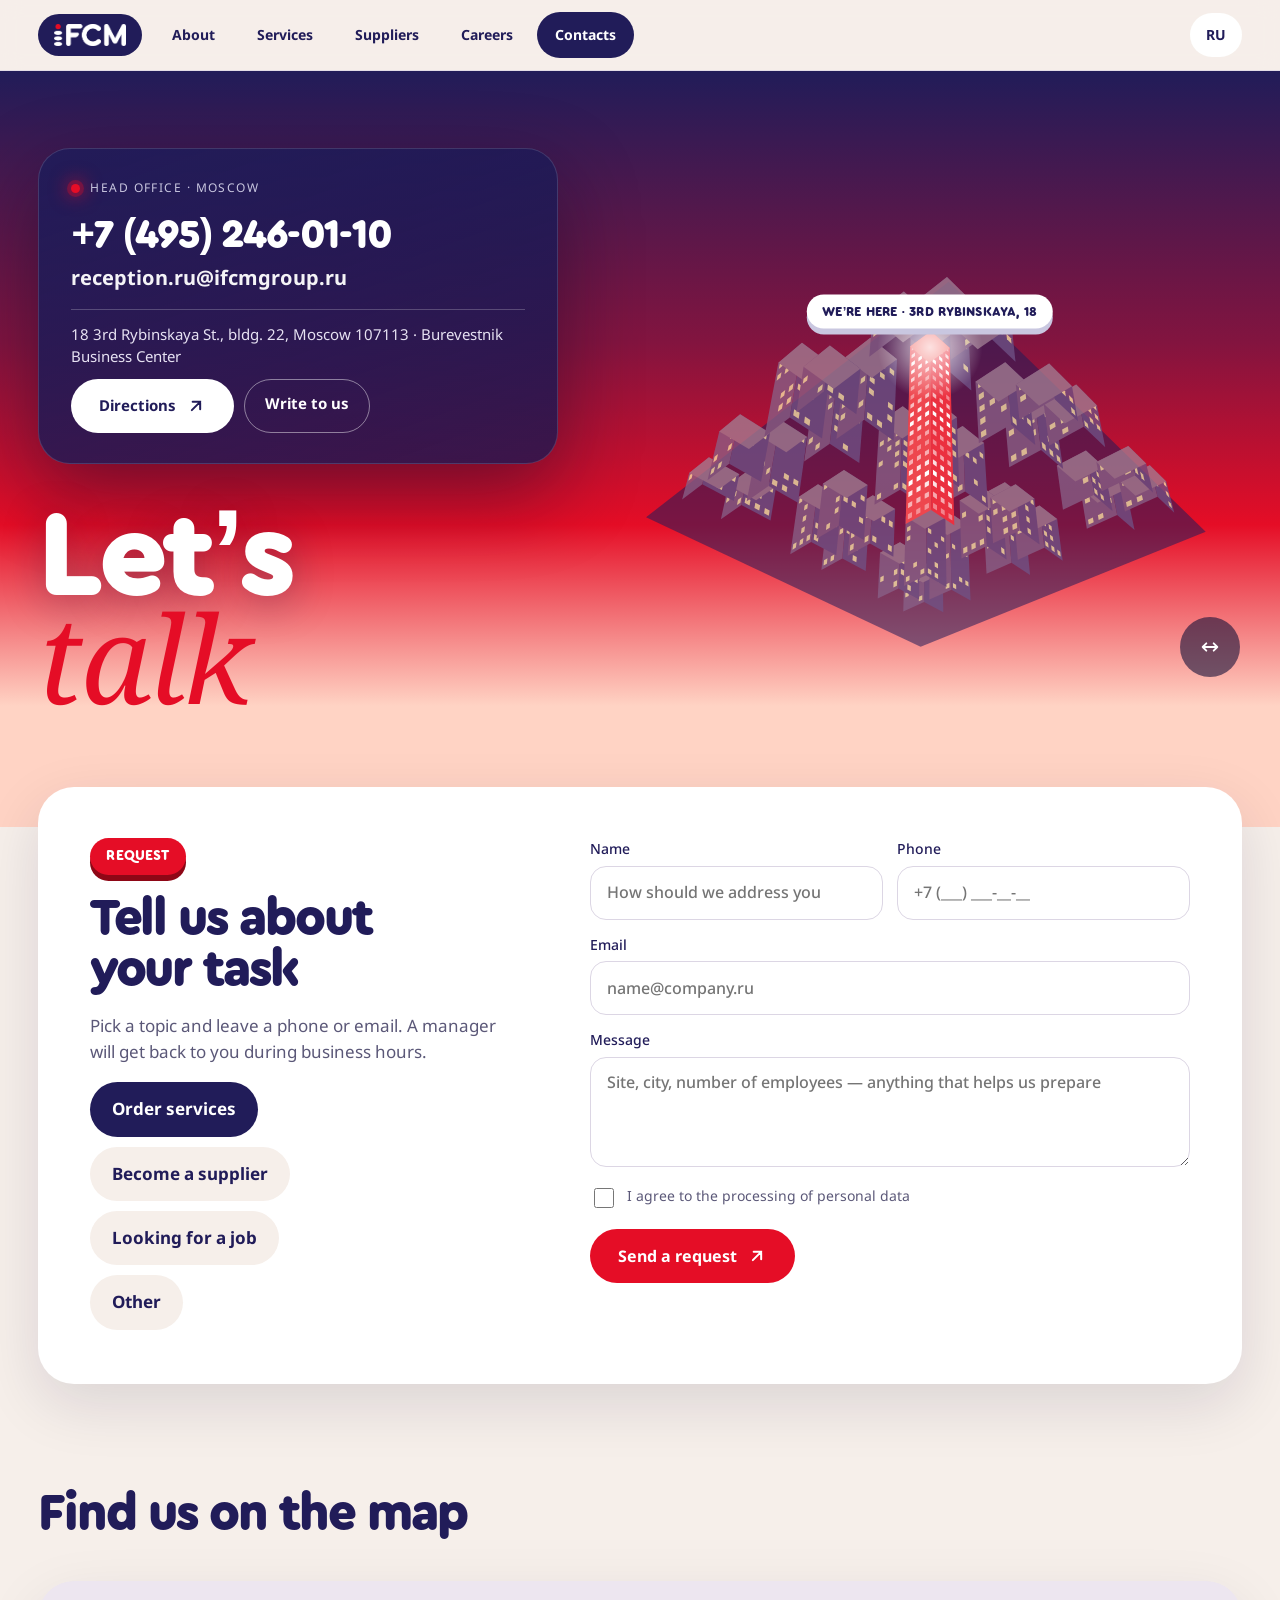
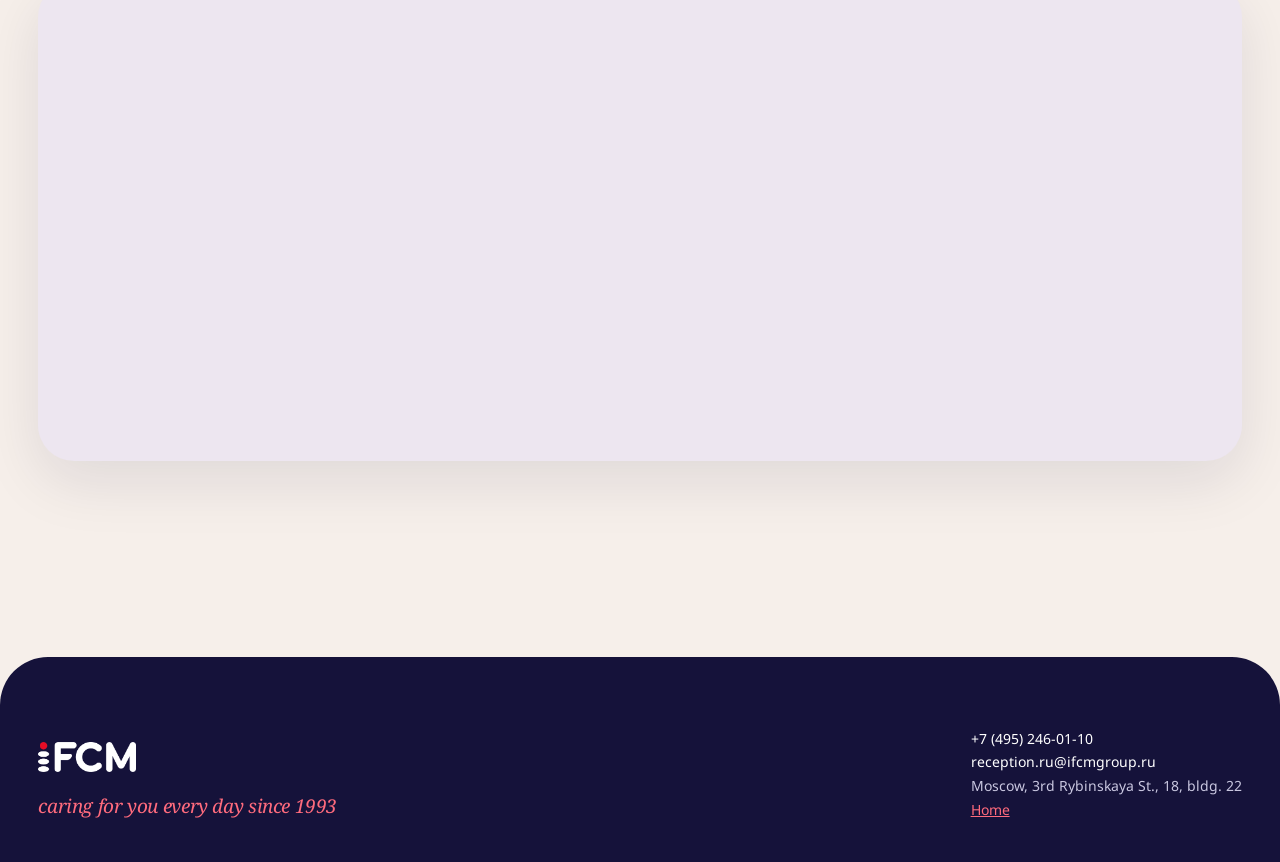
<file: en-contacts.html>
<!doctype html>
<html lang="en">
<head>
<meta charset="utf-8">
<meta name="viewport" content="width=device-width,initial-scale=1,viewport-fit=cover">
<link rel="icon" href="assets/logo-blue.png">
<meta name="description" content="iFCM GROUP office in Moscow: phone, email and contact form.">
<title>Contacts — iFCM GROUP</title>
<link rel="preconnect" href="https://fonts.googleapis.com">
<link rel="stylesheet" href="https://fonts.googleapis.com/css2?family=Noto+Sans:wght@400;500;700&family=Noto+Serif:ital,wght@1,400&display=swap">
<style>
/* Layout: витрина 5 внутренних страниц «Города of care»; у каждой своя фишка of референсов (Burrito Madre, Units, брендбук-the chain, Partake, R-O) */
@font-face{font-family:'Cera Round Pro';src:url(assets/CeraRoundPro-Black.otf) format('opentype');font-weight:900;font-display:swap}
:root{
  color-scheme:light;
  --navy:#211C59; --ink:#15123A; --red:#E50D26; --red-soft:#FF6B7D; --peach:#FFD3C4;
  --paper:#F6EFEA; --white:#FFFFFF; --muted:#5B5878; --line:#E2DCE6; --lilac:#C9C7E0; --sky:#2A2563;
  --display:'Cera Round Pro','Nunito','Arial Rounded MT Bold',sans-serif;
  --body:'Noto Sans',Arial,sans-serif; --serif:'Noto Serif',Georgia,serif;
  --gut:clamp(16px,3vw,40px);
}
*{box-sizing:border-box}
html{scroll-behavior:smooth}
body{margin:0;background:var(--paper);color:var(--ink);font-family:var(--body);font-size:16px;line-height:1.55;overflow-x:clip}
a{color:inherit}
:focus-visible{outline:2px solid var(--red);outline-offset:3px;border-radius:6px}
h1,h2,h3{text-wrap:balance;margin:0}
.d{font-family:var(--display);font-weight:900;letter-spacing:-.04em}
.s{font-family:var(--serif);font-style:italic;font-weight:400;letter-spacing:-.02em}
.lbl{font-size:12px;font-weight:500;letter-spacing:.07em;text-transform:uppercase}
.w{padding-inline:var(--gut)}
.wrap{max-width:1360px;margin-inline:auto}
.stk{display:inline-flex;align-items:center;justify-content:center;font-family:var(--display);font-weight:900;text-transform:uppercase;letter-spacing:.01em;border-radius:999px;white-space:nowrap;box-shadow:0 6px 0 var(--sh,#0E0B2B);padding:.55em 1.2em}
.stk.red{background:var(--red);color:#fff;--sh:#8E0716}.stk.navy{background:var(--navy);color:#fff;--sh:#0B0826}
.stk.white{background:#fff;color:var(--navy);--sh:#C9C7E0}.stk.peach{background:var(--peach);color:var(--navy);--sh:#E8A48E}
.plate{display:inline-flex;font-family:var(--display);font-weight:900;text-transform:uppercase;font-size:clamp(13px,1.2vw,17px);background:var(--red);color:#fff;padding:.55em 1.3em .55em 1em;border-radius:1.4em 999px 999px 0;align-self:flex-start}
.plate.navy{background:var(--navy)}.plate.white{background:#fff;color:var(--navy)}
.btn{display:inline-flex;align-items:center;justify-content:center;gap:10px;min-height:54px;padding:0 28px;border-radius:999px;border:0;background:var(--red);color:#fff;font:inherit;font-weight:700;text-decoration:none;cursor:pointer}
.btn.navy{background:var(--navy)}.btn.white{background:#fff;color:var(--navy)}
.sec{padding-block:clamp(70px,9vw,130px)}

.bdot{display:inline-block;flex:none;width:.5em;height:.5em;border-radius:50% 0 50% 50%;background:var(--red);align-self:center}
.arw{display:inline-block;vertical-align:middle}
/* ---------- верхняя панель витрины ---------- */
.bar{position:sticky;top:env(safe-area-inset-top,0px);z-index:50;display:flex;align-items:center;gap:12px;padding:12px var(--gut);background:rgba(246,239,234,.94);backdrop-filter:blur(10px);-webkit-backdrop-filter:blur(10px);border-bottom:1px solid var(--line);flex-wrap:wrap}
.bar .logo{background:var(--navy);border-radius:999px;padding:10px 16px;display:flex}
.bar .logo img{height:22px;width:auto;display:block}
.tabs{display:flex;gap:6px;overflow-x:auto;scrollbar-width:none;flex:1 1 auto;min-width:0}
.tabs::-webkit-scrollbar{display:none}
.tabs button{flex:none;border:0;cursor:pointer;font:inherit;font-weight:700;font-size:14px;padding:12px 18px;border-radius:999px;background:transparent;color:var(--navy);min-height:44px}
.tabs button[aria-selected="true"]{background:var(--navy);color:#fff}
.tabs button .ref{display:block;white-space:nowrap;font-weight:400;font-size:11px;opacity:.7;letter-spacing:.02em}
.page[hidden]{display:none}

/* ============ 1. О НАС — огромные буквы на фото (Burrito Madre) ============ */
.a-hero{position:relative;min-height:min(92svh,860px);overflow:hidden;padding-block:60px 40px;display:flex;align-items:flex-end}
.a-hero .ph{position:absolute;right:0;top:0;bottom:0;width:min(56%,860px);background-size:cover;background-position:50% 30%}
.a-hero .ph::after{content:"";position:absolute;inset:0;background:linear-gradient(90deg,var(--paper) 0%,rgba(246,239,234,0) 22%)}
.a-hero h1{position:relative;font-size:clamp(76px,15.5vw,250px);line-height:.8;color:var(--red);letter-spacing:-.055em}
.a-hero h1 span{display:block;animation:slideIn 1s cubic-bezier(.2,.8,.1,1) both}
.a-hero h1 span:nth-child(2){animation-delay:.1s;padding-left:.6em}.a-hero h1 span:nth-child(3){animation-delay:.2s}
@keyframes slideIn{from{transform:translateX(-14%);opacity:0}}
.a-hero .side{position:absolute;right:var(--gut);top:40px;max-width:320px;background:#fff;border-radius:24px;padding:20px;z-index:2;font-size:15px;color:var(--muted)}
.a-hero .side b{display:block;color:var(--navy);font-family:var(--display);font-size:20px;margin-bottom:6px}
.inl{display:inline-block;vertical-align:middle;width:1.9em;height:.9em;border-radius:999px;background-size:cover;background-position:center;position:relative;top:-.06em}
.inl.drop{width:.95em;border-radius:50% 0 50% 50%}
.manifest{font-size:clamp(32px,4.8vw,78px);line-height:1.04;color:var(--navy);max-width:1250px}
.manifest em{font-family:var(--serif);font-weight:400;color:var(--red)}
.trio{display:grid;grid-template-columns:repeat(auto-fit,minmax(min(100%,280px),1fr));gap:14px;margin-top:56px}
.trio div{border-top:2px solid var(--navy);padding-top:18px;display:flex;flex-direction:column;gap:10px}
.trio b{font-family:var(--display);font-size:24px;color:var(--navy);letter-spacing:-.02em}
.trio p{margin:0;color:var(--muted)}
.mission{background:var(--navy);color:#fff;overflow:hidden}
.mis{display:flex;flex-wrap:wrap;gap:clamp(28px,5vw,80px);align-items:center;position:relative}
.mis-drop{flex:none;width:clamp(200px,28vw,380px);aspect-ratio:1;max-width:100%;background:var(--red);border-radius:50% 0 50% 50%;display:flex;align-items:center;justify-content:center}
.mis-drop span{color:#fff;font-size:clamp(34px,4.4vw,62px)}
.mission .mis p{flex:1 1 380px;margin:0;min-width:0}
.mis-shapes{position:absolute;right:0;top:-30px;display:flex;gap:10px}
.mis-shapes span{width:clamp(36px,4vw,64px);aspect-ratio:1;border-radius:50%;background:var(--red)}
.mis-shapes span:nth-child(2){background:transparent;border:1.5px solid rgba(255,255,255,.6)}
.mis-shapes span:nth-child(3){border-radius:50% 50% 0 50%}
.fillword-unused{font-size:clamp(90px,21vw,360px);line-height:.8;letter-spacing:-.06em;color:transparent;background-size:cover;background-position:center 30%;-webkit-background-clip:text;background-clip:text;-webkit-text-stroke:0}
.mission p{font-size:clamp(22px,2.6vw,40px);line-height:1.2;max-width:900px;margin:30px 0 0}
.mission p em{font-family:var(--serif);color:var(--red-soft)}
.vstack{display:flex;flex-direction:column;gap:22px}
.vcard{position:sticky;border-radius:40px;padding:clamp(28px,4vw,56px);min-height:min(440px,64svh);display:flex;flex-wrap:wrap;gap:24px;justify-content:space-between;align-items:flex-end;box-shadow:0 -24px 60px rgba(21,18,58,.14);overflow:hidden}
.vcard h3{font-family:var(--display);font-size:clamp(46px,7vw,110px);line-height:.88;letter-spacing:-.045em;flex:1 1 420px}
.vcard p{margin:0;flex:1 1 320px;max-width:460px;font-size:18px}
.vcard .stk{position:absolute;top:28px;right:28px;transform:rotate(6deg);font-size:14px}
.safety{display:flex;flex-wrap:wrap;gap:40px;align-items:center}
.zero{font-size:clamp(200px,32vw,520px);line-height:.75;color:var(--red);flex:0 0 auto}
.badge{position:relative;width:170px;height:170px;border-radius:50%;background:var(--navy);color:#fff;display:flex;align-items:center;justify-content:center;flex:none}
.badge svg{position:absolute;inset:0;animation:spin 18s linear infinite}
@keyframes spin{to{transform:rotate(360deg)}}
.docgrid{display:grid;grid-template-columns:repeat(auto-fill,minmax(min(100%,300px),1fr));gap:12px}
.docgrid a{min-height:150px;border-radius:24px;padding:22px;display:flex;flex-direction:column;justify-content:space-between;text-decoration:none;font-weight:700;color:#fff;transition:transform .3s}
.docgrid a:hover{transform:translateY(-6px) rotate(-1deg)}
.docgrid a span:first-child{display:flex;justify-content:space-between;font-family:var(--display);font-size:20px}

/* ============ 2. УСЛУГИ — цветные плитки-индекс + падающие наклейки (Units + Partake) ============ */
.s-head{padding-block:60px 30px;display:flex;flex-wrap:wrap;gap:24px;justify-content:space-between;align-items:flex-end}
.s-head h1{font-size:clamp(56px,10vw,170px);line-height:.84;color:var(--navy)}
.s-head h1 .s{color:var(--red)}
.s-ui{display:flex;flex-wrap:wrap;gap:14px;align-items:stretch}
.s-idx{flex:0 0 280px;display:flex;flex-direction:column;gap:12px}
.s-idx button{border:0;cursor:pointer;text-align:left;border-radius:22px;padding:18px 20px;min-height:120px;display:flex;flex-direction:column;justify-content:space-between;font:inherit;color:#fff;transition:transform .3s,box-shadow .3s}
.s-idx button .n{display:flex;justify-content:space-between;font-family:var(--display);font-weight:900;font-size:22px}
.s-idx button b{font-size:17px;line-height:1.2}
.s-idx button[aria-pressed="true"]{transform:translateX(10px);box-shadow:-10px 0 0 var(--ink)}
.ubands{margin-top:clamp(20px,3vw,40px)}
/* About — вариант 4: фото в капле, текст под экраном */
.a-hero{min-height:min(90svh,860px);padding-block:30px 10px;align-items:flex-end}
.a-hero .ph{top:30px;bottom:30px;right:var(--gut);width:min(50%,720px);border-radius:50% 0 50% 50%;background-position:50% 20%}
.a-hero .ph::after{display:none}
.a-hero h1{z-index:3;color:var(--navy);font-size:clamp(90px,17.5vw,290px);line-height:.8;letter-spacing:-.06em}
.a-hero h1 span:nth-child(2){padding-left:.5em}
.a-hero h1 span:nth-child(3){color:var(--red)}
.a-side{padding-block:clamp(30px,4vw,60px)}
.side2{display:grid;grid-template-columns:minmax(0,.7fr) minmax(0,2fr);gap:clamp(16px,4vw,60px);align-items:baseline;border-top:2px solid var(--navy);padding-top:24px;color:var(--ink);font-size:clamp(22px,2.4vw,34px);line-height:1.35}
.side2 b{font-family:var(--display);font-weight:900;color:var(--red);font-size:clamp(28px,3vw,44px);letter-spacing:-.02em}
.ub{position:relative;overflow:hidden;padding:clamp(44px,6vw,90px) var(--gut)}
.ub.dk{background:#1B1650;color:#fff}.ub.lt{background:#FFF4EE;color:var(--navy)}
.ub::before,.ub::after{content:"";position:absolute;pointer-events:none}
.ub::before{width:clamp(200px,28vw,420px);height:clamp(200px,28vw,420px);right:-6%;top:-18%;border-radius:50% 0 50% 50%;background:var(--red)}
.ub::after{width:clamp(110px,14vw,220px);height:clamp(110px,14vw,220px);left:-3%;bottom:-12%;border-radius:50%;background:#3A3480}
.ub.rev::before{right:auto;left:-6%;border-radius:0 50% 50% 50%}
.ub.rev::after{left:auto;right:-3%;background:var(--red);border-radius:999px 999px 0 0}
.ub-in{position:relative;z-index:1;max-width:1360px;margin:0 auto;display:grid;grid-template-columns:minmax(0,1.1fr) minmax(0,.9fr);gap:clamp(28px,5vw,80px);align-items:center}
.ub.rev .ub-pic{order:-1}
.ub-n{display:block;font-size:clamp(44px,5vw,72px);line-height:1;letter-spacing:-.03em;color:var(--red)}.ub.dk .ub-n{color:#FF5A6E}
.ub h2{font-size:clamp(40px,5.6vw,84px);line-height:.9;margin:12px 0 18px}
.ub h2 .s{font-size:.9em}.ub.dk h2 .s{color:var(--peach)}.ub.lt h2 .s{color:var(--red)}
.ub-l{font-size:17px;margin:0 0 22px;max-width:520px;opacity:.9}
.ub ul{list-style:none;margin:0 0 28px;padding:0;columns:2;column-gap:28px;max-width:600px}
.ub li{break-inside:avoid;position:relative;padding:9px 0 9px 22px;border-top:1px solid rgba(255,255,255,.18);font-size:15.5px}
.ub.lt li{border-color:rgba(33,28,89,.12)}
.ub li::before{content:"";position:absolute;left:0;top:17px;width:10px;height:10px;border-radius:50% 0 50% 50%;background:var(--red)}.ub.dk li::before{background:#FF5A6E}
.ub-cta{display:inline-flex;align-items:center;gap:10px;padding:15px 26px;border-radius:999px;font-weight:700;text-decoration:none;background:var(--red);color:#fff;box-shadow:0 5px 0 #8E0716}
.ub-pic{position:relative}
.ub-ph{width:100%;max-width:520px;margin-inline:auto;background-size:cover}
.ub-pic .stk{position:absolute;left:4%;bottom:8%;font-size:clamp(16px,1.7vw,24px);transform:rotate(-4deg)}
.ub.rev .ub-pic .stk{left:auto;right:4%;transform:rotate(4deg)}
@media (max-width:820px){.ub-in{grid-template-columns:1fr}.ub-pic,.ub.rev .ub-pic{order:-1}.ub-ph{max-width:340px}.ub ul{column-gap:16px}.ub li{font-size:14px;padding:8px 0 8px 18px}.ub li::before{width:8px;height:8px;top:15px}.ub h2{font-size:clamp(38px,11vw,60px)}}
@media (max-width:360px){.ub li{font-size:13px}}
/* About: карточка не на лице */
.a-hero .side{top:auto;bottom:36px;right:var(--gut);max-width:300px}
.s-stage{flex:1 1 640px;min-width:0;position:relative;border-radius:36px;overflow:hidden;min-height:620px;background:var(--ink)}
.s-stage .ph{position:absolute;inset:0;background-size:cover;background-position:center;transition:opacity .5s}
.s-stage .sh{position:absolute;inset:0;background:linear-gradient(180deg,rgba(21,18,58,.1) 30%,rgba(21,18,58,.9))}
.s-stage .tx{position:absolute;left:0;right:0;bottom:0;padding:clamp(22px,3vw,40px);color:#fff;display:flex;flex-direction:column;gap:14px}
.s-stage h2{font-size:clamp(34px,4.4vw,64px);line-height:.92}
.s-stage p{margin:0;max-width:560px;color:#E3E1F3}
.drops{position:absolute;inset:0 0 40% 0;pointer-events:none}
.drops .stk{position:absolute;font-size:clamp(12px,1.1vw,15px);animation:drop .7s cubic-bezier(.3,1.4,.5,1) both;pointer-events:auto;cursor:default;transition:transform .2s}
.drops .stk:hover{transform:rotate(0) scale(1.08) !important}
@keyframes drop{from{opacity:0;translate:0 -140px}}
.marq{overflow:hidden;padding-block:50px}
.marq div{display:flex;gap:44px;width:max-content;animation:mq 40s linear infinite;font-size:clamp(46px,7vw,110px);line-height:1;color:var(--navy)}
.marq .out{color:transparent;-webkit-text-stroke:2px var(--navy)}
@keyframes mq{to{transform:translateX(-50%)}}

/* ============ 3. ПОСТАВЩИКАМ — фирменная «the chain» (брендбук) ============ */
.p-hero{background:var(--navy);color:#fff;padding-block:70px 60px;overflow:hidden}
.p-hero h1{font-size:clamp(52px,9vw,150px);line-height:.86}
.p-hero h1 .s{color:var(--red-soft)}
#chain{display:block;width:100%;height:clamp(70px,9vw,120px);margin-top:40px}
.chk-wrap{display:flex;flex-wrap:wrap;gap:clamp(24px,4vw,60px);align-items:flex-start}
.chk-l{flex:1 1 380px;position:sticky;top:90px;display:flex;flex-direction:column;gap:18px}
.chk-l h2{font-size:clamp(40px,5vw,76px);line-height:.9;color:var(--navy)}
.prog{display:flex;gap:6px;flex-wrap:wrap}
.prog i{width:clamp(26px,3vw,40px);height:clamp(26px,3vw,40px);background:#E7E1EC;transition:background .3s,border-radius .3s}
.prog i:nth-child(3n+1){border-radius:50%}.prog i:nth-child(3n+2){border-radius:50% 0 50% 50%}.prog i:nth-child(3n){border-radius:0 50% 50% 0}
.prog i.on{background:var(--red)}.prog i.on:nth-child(even){background:var(--navy)}
.chk-r{flex:1.4 1 520px;min-width:0;display:flex;flex-direction:column;gap:10px}
.doc{display:flex;align-items:center;gap:16px;background:#fff;border-radius:22px;padding:14px 16px 14px 20px;min-height:72px}
.doc input{width:24px;height:24px;accent-color:var(--red);flex:none}
.doc label{flex:1;font-weight:500;color:var(--navy);cursor:pointer}
.doc a{flex:none;width:44px;height:44px;border-radius:50%;background:var(--paper);display:flex;align-items:center;justify-content:center;color:var(--navy)}
.doc.done{background:var(--peach)}
.rules{display:grid;grid-template-columns:repeat(auto-fit,minmax(min(100%,250px),1fr));gap:14px}
.rule{border-radius:28px;padding:26px;min-height:240px;display:flex;flex-direction:column;justify-content:space-between;gap:16px}
.rule b{font-family:var(--display);font-size:26px;line-height:1;letter-spacing:-.02em}

/* ============ 4. КАРЬЕРА — коллаж and наклейки (Partake) ============ */
.c-hero{position:relative;padding-block:50px 80px;overflow:hidden}
.c-hero h1{font-size:clamp(60px,11vw,190px);line-height:.82;color:var(--navy);position:relative;z-index:3}
.c-hero h1 .s{color:var(--red)}
.collage{position:relative;height:clamp(420px,52vw,640px);margin-top:-60px}
.collage .ph{position:absolute;background-size:cover;background-position:center 25%}
.collage .p1{left:2%;top:12%;width:26%;height:78%;border-radius:999px 999px 30px 30px}
.collage .p2{left:31%;top:30%;width:22%;height:56%;border-radius:50% 0 50% 50%}
.collage .p3{left:56%;top:6%;width:24%;height:62%;border-radius:30px}
.collage .p4{left:82%;top:40%;width:17%;height:50%;border-radius:0 999px 999px 0}
.collage .stk{position:absolute;z-index:4;font-size:clamp(13px,1.5vw,22px);animation:pop .6s cubic-bezier(.3,1.5,.5,1) both;transition:transform .2s}
.collage .stk:hover{transform:rotate(0) scale(1.1) !important}
@keyframes pop{from{opacity:0;transform:scale(.3) rotate(-30deg)}}
.stk-row{display:none}
.prof{display:flex;flex-wrap:wrap;gap:10px}
.prof button{border:2px solid var(--navy);background:transparent;color:var(--navy);border-radius:999px;padding:12px 20px;font:inherit;font-weight:700;cursor:pointer;min-height:48px}
.prof button[aria-pressed="true"]{background:var(--navy);color:#fff}
.qs{display:grid;grid-template-columns:repeat(auto-fit,minmax(min(100%,300px),1fr));gap:18px}
.q{border-radius:32px;padding:30px;display:flex;flex-direction:column;gap:18px;transition:transform .35s}
.q:nth-child(1){transform:rotate(-1.5deg)}.q:nth-child(2){transform:rotate(1deg) translateY(30px)}.q:nth-child(3){transform:rotate(-.5deg)}
.q:hover{transform:rotate(0) translateY(-6px)}
.q blockquote{margin:0;font-family:var(--serif);font-style:italic;font-size:clamp(19px,1.6vw,23px);line-height:1.4}
.perks{display:grid;grid-template-columns:repeat(auto-fit,minmax(min(100%,240px),1fr));gap:14px}
.perk{background:#fff;border-radius:28px;padding:26px;display:flex;flex-direction:column;gap:10px;position:relative;overflow:hidden}
.perk .sh{position:absolute;right:-20px;top:-20px;width:90px;height:90px;opacity:.95}
.perk b{font-family:var(--display);font-size:24px;color:var(--navy);letter-spacing:-.02em;position:relative;max-width:75%}
.perk p{margin:0;color:var(--muted);position:relative}

/* ============ 5. КОНТАКТЫ — 3D-квартал с офисом (R-O) + форма-плашки (Units) ============ */
.k-hero{position:relative;height:min(84svh,760px);min-height:520px;overflow:hidden;color:#fff;touch-action:pan-y}
#mini{position:absolute;inset:0;width:100%;height:100%;display:block;cursor:grab}
.k-hero .in{position:relative;height:100%;display:flex;flex-direction:column;justify-content:flex-end;padding-block:30px 44px;pointer-events:none}
.k-hero h1{font-size:clamp(60px,9.5vw,150px);line-height:.82;text-shadow:0 6px 40px rgba(21,18,58,.35)}
.pin{position:absolute;z-index:3;transform:translate(-50%,-100%);pointer-events:none}
.pin .stk{font-size:13px}
.k-row{display:flex;flex-wrap:wrap;gap:12px;margin-top:24px;position:relative;z-index:4}
.k-red{flex:1 1 360px;background:var(--red);color:#fff;border-radius:999px;display:flex;align-items:center;justify-content:center;min-height:96px;font-size:clamp(22px,2.4vw,34px);padding:0 28px;text-align:center}
.k-form{flex:2 1 460px;min-width:0;background:var(--peach);border-radius:999px;display:flex;align-items:center;gap:10px;padding:8px 8px 8px 28px;min-height:96px}
.k-form input{flex:1;min-width:0;border:0;background:transparent;font:inherit;font-size:20px;color:var(--ink);min-height:60px}
.k-form input::placeholder{color:#8E6A5E}
.k-form button{flex:none;width:80px;height:80px;border-radius:24px;border:0;background:var(--ink);color:#fff;cursor:pointer;display:flex;align-items:center;justify-content:center}
.topics{display:flex;flex-wrap:wrap;gap:10px;margin-top:18px}
.topics button{border:0;border-radius:999px;padding:12px 18px;font:inherit;font-weight:700;cursor:pointer;background:#fff;color:var(--navy);min-height:46px}
.topics button[aria-pressed="true"]{background:var(--navy);color:#fff}
.drag-hint{display:inline-flex;align-items:center;justify-content:center;width:52px;height:52px;margin-bottom:16px;background:rgba(21,18,58,.55);border-radius:50%;animation:sway 2.4s ease-in-out infinite;transition:opacity .5s}
.drag-hint.off{opacity:0}
@keyframes sway{0%,100%{transform:translateX(0)}50%{transform:translateX(8px)}}
@media (min-width:900px){.k-hero{height:min(84svh,780px)}.k-hero .in{padding-block:30px 70px}}
.k-grid{display:flex;flex-wrap:wrap;gap:16px;margin-top:-40px;position:relative;z-index:4;align-items:flex-start}
.k-quick{flex:1 1 320px;min-width:0;display:flex;flex-direction:column;gap:12px;padding-top:56px}
.k-btn{display:flex;flex-direction:column;gap:6px;border-radius:28px;padding:22px 24px;text-decoration:none;box-shadow:0 10px 30px rgba(21,18,58,.08)}
.k-btn b{font-size:clamp(22px,2.4vw,30px);line-height:1.1}
.k-card{flex:1.6 1 440px;min-width:0;background:#fff;border-radius:36px;padding:clamp(22px,3vw,40px);display:flex;flex-direction:column;gap:18px;box-shadow:0 20px 60px rgba(21,18,58,.12)}
.k-card h2{font-size:clamp(30px,3.4vw,48px);line-height:1;color:var(--navy)}
.k-card .topics{margin:0}
.k-card .topics button{background:var(--paper)}
.k-card .topics button[aria-pressed="true"]{background:var(--navy);color:#fff}
.k-fields{display:grid;grid-template-columns:repeat(2,minmax(0,1fr));gap:14px}
.k-fields label{display:flex;flex-direction:column;gap:6px;font-weight:500;font-size:14px;color:var(--navy);min-width:0}
.k-fields .full{grid-column:1/-1}
.k-fields input,.k-fields textarea{font:inherit;font-size:16px;min-height:54px;padding:12px 16px;border-radius:16px;border:1.5px solid #DCD6E4;background:#fff;color:var(--ink);width:100%}
.k-fields textarea{min-height:110px;resize:vertical}
.k-chk{display:flex;gap:10px;align-items:flex-start;font-size:14px;color:var(--muted)}
.k-chk input{width:20px;height:20px;flex:none;accent-color:var(--red)}
@media (max-width:600px){.k-fields{grid-template-columns:minmax(0,1fr)}.k-grid{margin-top:0}.k-quick{padding-top:24px}}
.kinfo{display:grid;grid-template-columns:repeat(auto-fit,minmax(min(100%,260px),1fr));gap:14px}
.kinfo>div{border-radius:28px;padding:26px;min-height:180px;display:flex;flex-direction:column;justify-content:space-between;gap:12px}
.ok{min-height:22px;color:var(--red);margin-top:10px;font-size:15px}

/* подвал витрины */
.foot{background:var(--ink);color:#fff;border-radius:48px 48px 0 0;padding-block:70px 40px;margin-top:80px}
.foot .row{display:flex;flex-wrap:wrap;gap:30px;justify-content:space-between;align-items:flex-end}

@media (max-width:600px){.tabs button .ref{display:none}.tabs button{padding:10px 14px}}
@media (max-width:900px){
  .s-idx{flex:1 1 100%;flex-direction:row;overflow-x:auto}
  .s-idx button{flex:0 0 200px;min-height:110px}
  .s-idx button[aria-pressed="true"]{transform:translateY(-6px);box-shadow:0 6px 0 var(--ink)}
  .s-stage{min-height:0;display:flex;flex-direction:column}
  .s-stage .sh{background:rgba(21,18,58,.72)}
  .drops{position:relative;inset:auto;display:flex;flex-wrap:wrap;gap:12px;padding:22px 20px 6px}
  .drops .stk{position:static;transform:none !important}
  .s-stage .tx{position:relative}
  .mis-shapes{display:none}
  .chk-l{position:static}
  .collage{height:clamp(500px,124vw,780px);margin-top:16px;margin-bottom:clamp(-110px,-15vw,-70px)}
  .collage .p1{left:0;top:5%;width:47%;height:60%}.collage .p2{left:51%;top:5%;width:49%;height:30%;background-position:center 15%}
  .collage .p3{left:51%;top:42%;width:49%;height:36%;background-position:center 20%}.collage .p4{display:none}
  .q:nth-child(2){transform:none}
  .collage .stk{font-size:clamp(12px,3.4vw,18px)}
  .collage .stk:nth-of-type(1){left:2% !important;top:1% !important;transform:rotate(-6deg) !important}
  .collage .stk:nth-of-type(2){left:60% !important;top:1.5% !important;transform:rotate(6deg) !important}
  .collage .stk:nth-of-type(5){left:56% !important;top:36.5% !important;transform:rotate(-5deg) !important}
  .collage .stk:nth-of-type(4){left:5% !important;top:61% !important;transform:rotate(4deg) !important}
  .collage .stk:nth-of-type(3){left:46% !important;top:74% !important;transform:rotate(-3deg) !important}
}
/* About: раскладка «как на компьютере» до 560px */
@media (max-width:900px) and (min-width:561px){
  .a-hero{min-height:min(80svh,640px);padding-block:40px 30px}
  .a-hero .ph{width:52%}
  .a-hero h1{font-size:clamp(70px,15vw,130px)}
}
@media (max-width:560px){
  .a-hero{flex-direction:column;align-items:stretch;min-height:0;padding-block:0 30px;gap:22px}
  .a-hero .ph{position:relative;width:auto;height:min(64vw,360px);margin-inline:calc(-1*var(--gut));order:0}
  .a-hero .ph::after{display:none}
  .a-hero h1{order:1;font-size:clamp(64px,19vw,120px)}
  .a-hero .side{position:relative;right:auto;top:auto;bottom:auto;order:2;max-width:none}
}
@media (max-width:560px){.a-hero .ph{top:auto;bottom:auto;right:auto;width:auto;border-radius:0 0 50% 50%;height:min(90vw,380px)}.side2{grid-template-columns:1fr;gap:10px;font-size:21px}}
@media (prefers-reduced-motion:reduce){*{animation:none !important;transition:none !important}}
.k-office{display:none}
.dh-b i{display:none}
@media (min-width:900px){.k-hero .in .wrap{height:100%;display:flex;flex-direction:column;justify-content:space-between;padding-top:44px}
.k-office{display:flex;flex-direction:column;align-items:flex-start;gap:10px;max-width:470px;pointer-events:auto;background:rgba(21,18,58,.42);border:1.5px solid rgba(255,255,255,.22);backdrop-filter:blur(10px);-webkit-backdrop-filter:blur(10px);border-radius:30px;padding:24px 26px 26px}
.k-office .lbl{color:var(--lilac,#C9C7E0)}.k-office b{font-size:26px;line-height:1.15;color:#fff}.k-office .k-bc{color:var(--lilac,#C9C7E0);margin-bottom:8px}
.k-info-sec{display:none}
.dh-b{position:absolute;right:max(40px,calc((100vw - 1360px)/2 + 40px));bottom:150px;margin:0;width:auto;height:auto;padding:12px 18px 12px 14px;gap:10px;border-radius:999px;background:rgba(21,18,58,.6);color:#fff;z-index:3}
.dh-b i{display:inline;font-style:normal;font-weight:700;font-size:14px}}
@media (max-width:899px){.dh-b{position:absolute;right:16px;top:16px;margin:0}}
@media (min-width:900px) and (max-width:1200px){.k-office{max-width:400px;padding:20px 22px 22px}.k-office b{font-size:21px}}

/* Contacts v3 */
.k2{gap:6px;max-width:520px;background:linear-gradient(160deg,rgba(33,28,89,.94),rgba(27,22,80,.8))!important;border:1px solid rgba(255,255,255,.14)!important;box-shadow:0 30px 80px rgba(10,8,40,.45);backdrop-filter:none!important;-webkit-backdrop-filter:none!important;border-radius:32px!important;padding:30px 32px!important;color:#fff}
.k2 a,.k-mob a{color:#fff;text-decoration:none}
.k2-tag{display:inline-flex;align-items:center;gap:10px;font-size:12px;letter-spacing:.12em;text-transform:uppercase;color:#C9C7E0;margin-bottom:10px}.k2-tag i{width:9px;height:9px;border-radius:50%;background:var(--red);box-shadow:0 0 0 4px rgba(229,13,38,.3),0 0 18px 4px rgba(229,13,38,.6)}
.k2-phone b{display:block;font-size:40px;line-height:1.05}
.k2-mail{font-size:20px;font-weight:700;opacity:.95;margin-bottom:10px;word-break:break-word}
.k2-addr{display:flex;flex-direction:column;align-items:flex-start;gap:12px;padding-top:14px;border-top:1px solid rgba(255,255,255,.22);width:100%;color:#E6E1F2;font-size:15px;line-height:1.45}
.k2-addr .btn.white{color:var(--navy)}
.k2-btns{display:flex;gap:10px;flex-wrap:wrap}.k2-btns .ghost{border:1.5px solid rgba(255,255,255,.45);border-radius:999px;padding:13px 20px;font-weight:700;font-size:15px}.k2-btns .ghost:hover{background:#fff;color:var(--navy)}
@media (min-width:900px){.k-hero{height:auto!important;min-height:min(84svh,780px)}.k-hero .in{height:auto!important;min-height:inherit}.k-hero .in .wrap{gap:44px;padding-bottom:40px}}
.dh-b{width:60px!important;height:60px!important;padding:0!important;justify-content:center}
.k-grid{display:block!important;margin-top:-40px}
.k-card{display:grid!important;grid-template-columns:minmax(0,.85fr) minmax(0,1.15fr);gap:56px;padding:clamp(28px,4vw,56px)!important;position:relative;z-index:4}
.k-left{display:flex;flex-direction:column;gap:18px}.k-left h2{font-size:clamp(34px,4vw,60px)!important}
.k-plate{font-size:14px;align-self:flex-start}
.k-sub{margin:0;color:var(--muted);font-size:17px;line-height:1.5;max-width:420px}
.k-left .topics{flex-direction:column;align-items:flex-start}
.k-left .topics button{font-size:17px;padding:14px 22px}
.k-right{display:flex;flex-direction:column;gap:18px}
.k-h2{font-size:clamp(34px,4vw,60px);color:var(--navy);margin:0 0 28px}
.k-mapbox{position:relative;height:clamp(300px,40vw,480px);border-radius:36px;overflow:hidden;background:#EDE6F0;box-shadow:0 20px 60px rgba(21,18,58,.1)}
.k-mapbox iframe{position:absolute;inset:0;width:100%;height:100%;border:0}
.k-mob,.k-sticky{display:none}
@media (max-width:899px){.k-grid{margin-top:0}.k-card{grid-template-columns:minmax(0,1fr);gap:28px;margin-top:16px}.k-left .topics{flex-direction:row}
.k-mob{display:flex;flex-direction:column;gap:6px;background:var(--navy);color:#fff;border-radius:30px;padding:24px;margin-top:-30px;position:relative;z-index:4;box-shadow:0 20px 50px rgba(21,18,58,.25)}.k-mob .k2-phone b{font-size:32px}}
@media (max-width:700px){.k-sticky{display:flex;position:fixed;left:12px;right:12px;bottom:calc(12px + env(safe-area-inset-bottom));z-index:50;gap:8px;opacity:0;transform:translateY(20px);pointer-events:none;transition:opacity .3s,transform .3s}.k-sticky.on{opacity:1;transform:none;pointer-events:auto}.k-sticky a{flex:1;text-align:center;color:#fff;text-decoration:none;font-weight:700;border-radius:999px;padding:16px;box-shadow:0 10px 30px rgba(21,18,58,.3)}}
.lang-sw{margin-left:auto;flex:none;background:#fff;color:var(--navy);border-radius:999px;padding:11px 16px;font-weight:700;font-size:14px;text-decoration:none}.lang-sw:hover{background:var(--peach)}@media (max-width:700px){.bar .logo{order:0}.lang-sw{order:1}.bar .tabs{order:2}.k-hero h1{color:var(--navy);text-shadow:none}}
.a-hero h1{font-size:clamp(56px,10vw,170px)!important}
</style>

<script src="assets/config.js"></script>
</head>
<body>
<header class="bar">
  <a class="logo" href="en.html" aria-label="iFCM — home"><img src="assets/logo-white.png" alt="iFCM"></a>
  <nav class="tabs" role="tablist" aria-label="Site sections">
    <button role="tab" data-p="about" aria-selected="false">About</button>
    <button role="tab" data-p="services" aria-selected="false">Services</button>
    <button role="tab" data-p="suppliers" aria-selected="false">Suppliers</button>
    <button role="tab" data-p="career" aria-selected="false">Careers</button>
    <button role="tab" data-p="contacts" aria-selected="true">Contacts</button>
  </nav>
  <a class="lang-sw" href="contacts.html" hreflang="ru">RU</a>
</header>

<main>
<!-- ======================= 1. О НАС ======================= -->
<section class="page" id="about" role="tabpanel" hidden>
  <div class="a-hero w">
    <div class="ph" role="img" aria-label="iFCM engineer with a laptop on site" style="background-image:url(img/laptop.jpg)"></div>
    <h1 class="d"><span>Since 1993</span><span>by your</span><span>side.</span></h1>
  </div>
  <div class="a-side w"><div class="wrap"><div class="side2"><b>iFCM GROUP</b>Since 1993 — from a Sodexo representative office to a fully independent Russian company with international standards.</div></div></div>

  <div class="sec w"><div class="wrap">
    <span class="plate" style="margin-bottom:34px">Who we are</span>
    <p class="manifest d">We create and develop <em>corporate catering</em> and <em>technical building operation</em> services — for 110,000 people every day.</p>
    <div class="trio">
      <div><b>What we do</b><p>Every day we create, develop and manage flawless services that improve quality of life.</p></div>
      <div><b>How we do it</b><p>Safely, with 100% quality, consistently, honestly, thoughtfully and responsibly.</p></div>
      <div><b>Why we do it</b><p>So that clients are satisfied, employees are engaged and confident in tomorrow, and suppliers are stable.</p></div>
    </div>
  </div></div>

  <div class="mission sec w"><div class="wrap mis">
    <div class="mis-shapes" aria-hidden="true"><span></span><span></span><span></span></div>
    <div class="mis-drop"><span class="d">Mission</span></div>
    <p>To let every person feel <em>comfort, safety</em> and flawless service at work that improves their quality of life.</p>
  </div></div>

  <div class="sec w"><div class="wrap">
    <span class="plate navy" style="margin-bottom:34px">Brand values</span>
    <div class="vstack">
      <div class="vcard" style="top:90px;background:#fff;color:var(--navy)"><span class="stk red">01</span><h3>People</h3><p style="color:var(--muted)">People are our main value and the key to the company’s success. People and everyday care for their quality of life are the basis of everything we do.</p></div>
      <div class="vcard" style="top:120px;background:var(--navy);color:#fff"><span class="stk white">02</span><h3>Safety</h3><p style="color:var(--lilac)">The foundation of every iFCM process. No compromises when it comes to the life and health of clients and employees.</p></div>
      <div class="vcard" style="top:150px;background:var(--red);color:#fff"><span class="stk navy">03</span><h3>Entrepre&shy;neurial spirit</h3><p style="color:#FFE3E6">Freedom to develop your own ideas and responsibility for the result are basic principles for every employee.</p></div>
      <div class="vcard" style="top:180px;background:var(--peach);color:var(--navy)"><span class="stk red">04</span><h3>Partnership</h3><p>Built on trust and honesty. We listen to our clients’ needs and faithfully fulfil our obligations.</p></div>
      <div class="vcard" style="top:210px;background:var(--ink);color:#fff"><span class="stk peach">05</span><h3>Social responsi&shy;bility</h3><p style="color:var(--lilac)">We choose sustainable development: we support local producers, health, the environment and charity.</p></div>
    </div>
  </div></div>

  <div class="sec w" style="padding-top:0"><div class="wrap safety">
    <div class="zero d">0</div>
    <div style="flex:1 1 380px;display:flex;flex-direction:column;gap:22px">
      <h2 class="d" style="font-size:clamp(40px,5vw,76px);line-height:.9;color:var(--navy)">injuries — <span class="s" style="color:var(--red)">the main goal</span> of occupational safety</h2>
      <p style="margin:0;font-size:18px;color:var(--muted);max-width:560px">Uncompromising compliance with occupational and food safety standards. 7 regions, one set of standards.</p>
      <div class="badge"><svg viewBox="0 0 170 170" aria-hidden="true"><defs><path id="bc" d="M85,85 m-64,0 a64,64 0 1,1 128,0 a64,64 0 1,1 -128,0"/></defs><text fill="#fff" font-size="11" font-weight="700" letter-spacing="3" font-family="Noto Sans, Arial"><textPath href="#bc">GOST R ISO 9001 · QUALITY SYSTEM ·</textPath></text></svg><span class="d" style="font-size:30px;line-height:.9;text-align:center">ISO<br>9001</span></div>
    </div>
  </div></div>

  <div class="sec w" style="padding-top:0"><div class="wrap">
    <span class="plate" style="margin-bottom:28px">Documents</span>
    <div class="docgrid">
      <a href="https://drive.google.com/file/d/1D66KgCKiIPITLgq131954k7GGWC4IQ_Y/view?usp=sharing" target="_blank" rel="noopener" style="background:var(--navy)"><span><span>01</span><span><svg class="arw" width="20" height="20" viewBox="0 0 24 24" fill="none" stroke="currentColor" stroke-width="2.4" stroke-linecap="round" aria-hidden="true"><path d="M7 17L17 7M8 7h9v9"/></svg></span></span>Occupational safety system data</a>
      <a href="https://drive.google.com/file/d/1UrJRH3wMavhTzJ2SHcm08IFekiwBRG5M/view" target="_blank" rel="noopener" style="background:var(--red)"><span><span>02</span><span><svg class="arw" width="20" height="20" viewBox="0 0 24 24" fill="none" stroke="currentColor" stroke-width="2.4" stroke-linecap="round" aria-hidden="true"><path d="M7 17L17 7M8 7h9v9"/></svg></span></span>Anti-alcohol policy</a>
      <a href="https://drive.google.com/file/d/1yCam7RIS36lduGr7LoDhpSAOm9wahNjR/view" target="_blank" rel="noopener" style="background:var(--peach);color:var(--navy)"><span><span>03</span><span><svg class="arw" width="20" height="20" viewBox="0 0 24 24" fill="none" stroke="currentColor" stroke-width="2.4" stroke-linecap="round" aria-hidden="true"><path d="M7 17L17 7M8 7h9v9"/></svg></span></span>Code of business conduct</a>
      <a href="https://drive.google.com/file/d/1nxNTRfUfp8L71Z4tBhcSdBrKb00bNc49/view" target="_blank" rel="noopener" style="background:var(--ink)"><span><span>04</span><span><svg class="arw" width="20" height="20" viewBox="0 0 24 24" fill="none" stroke="currentColor" stroke-width="2.4" stroke-linecap="round" aria-hidden="true"><path d="M7 17L17 7M8 7h9v9"/></svg></span></span>Occupational health, safety & environment policy</a>
      <a href="https://disk.360.yandex.ru/i/gnEF3XklKYBSMg" target="_blank" rel="noopener" style="background:#fff;color:var(--navy)"><span><span>05</span><span><svg class="arw" width="20" height="20" viewBox="0 0 24 24" fill="none" stroke="currentColor" stroke-width="2.4" stroke-linecap="round" aria-hidden="true"><path d="M7 17L17 7M8 7h9v9"/></svg></span></span>Personal data processing</a>
      <a href="https://www.ifcmgroup.ru/policy2" target="_blank" rel="noopener" style="background:var(--sky)"><span><span>06</span><span><svg class="arw" width="20" height="20" viewBox="0 0 24 24" fill="none" stroke="currentColor" stroke-width="2.4" stroke-linecap="round" aria-hidden="true"><path d="M7 17L17 7M8 7h9v9"/></svg></span></span>Cookie policy</a>
    </div>
  </div></div>
</section>

<!-- ======================= 2. УСЛУГИ ======================= -->
<section class="page" id="services" role="tabpanel" hidden>
  <div class="s-head w wrap">
    <h1 class="d">100+ <span class="s">services</span><br>turnkey</h1>
    <p style="margin:0;max-width:380px;font-size:18px;color:var(--muted)">Four areas and over a hundred services — covered by one contract.</p>
  </div>
  <div class="ubands">
<div class="ub dk" id="s1"><div class="ub-in"><div class="ub-tx"><span class="ub-n d">01 / 04</span><h2 class="d">Catering<br><span class="s">services</span></h2><p class="ub-l">From full-cycle canteens and central kitchens to hot lunch delivery right to the workplace.</p><ul><li>Restaurant for day and night shifts</li><li>Full-cycle kitchen</li><li>Office delivery</li><li>Honesty coffee point</li><li>Banquets & VIP</li><li>Meal subsidy cards</li><li>Food events calendar</li><li>Restaurant bonuses</li></ul><a class="ub-cta" href="en-contacts.html">Send a request <svg width="18" height="18" viewBox="0 0 24 24" fill="none" stroke="currentColor" stroke-width="2.6" stroke-linecap="round" aria-hidden="true"><path d="M5 12h14M13 6l6 6-6 6"/></svg></a></div><div class="ub-pic"><div class="ub-ph" role="img" aria-label="Catering services" style="background-image:url(img/salad.jpg);background-position:62% 30%;border-radius:50% 0 50% 50%;aspect-ratio:1/1"></div><span class="stk red">Tasty</span></div></div></div>
<div class="ub lt rev" id="s2"><div class="ub-in"><div class="ub-tx"><span class="ub-n d">02 / 04</span><h2 class="d">Building<br><span class="s">operations 24/7</span></h2><p class="ub-l">All engineering systems running around the clock — on site or with mobile teams.</p><ul><li>Electrics & electrical testing</li><li>Lighting</li><li>Access control & CCTV</li><li>Fire alarm systems</li><li>Water supply</li><li>Treatment systems</li><li>Elevators & boilers</li><li>Construction repairs</li></ul><a class="ub-cta" href="en-contacts.html">Send a request <svg width="18" height="18" viewBox="0 0 24 24" fill="none" stroke="currentColor" stroke-width="2.6" stroke-linecap="round" aria-hidden="true"><path d="M5 12h14M13 6l6 6-6 6"/></svg></a></div><div class="ub-pic"><div class="ub-ph" role="img" aria-label="Building operations 24/7" style="background-image:url(img/ceiling.jpg);background-position:55% 25%;border-radius:50%;aspect-ratio:1/1"></div><span class="stk white">Reliable</span></div></div></div>
<div class="ub dk" id="s3"><div class="ub-in"><div class="ub-tx"><span class="ub-n d">03 / 04</span><h2 class="d">Infrastructure<br><span class="s">management</span></h2><p class="ub-l">All infrastructure tasks under a single contract.</p><ul><li>Cleaning</li><li>Reception</li><li>Security</li><li>Landscaping</li><li>Mail room</li><li>Waste management</li><li>Laundry</li><li>Transport</li><li>Fitness & leisure</li></ul><a class="ub-cta" href="en-contacts.html">Send a request <svg width="18" height="18" viewBox="0 0 24 24" fill="none" stroke="currentColor" stroke-width="2.6" stroke-linecap="round" aria-hidden="true"><path d="M5 12h14M13 6l6 6-6 6"/></svg></a></div><div class="ub-pic"><div class="ub-ph" role="img" aria-label="Infrastructure management" style="background-image:url(img/gardener.jpg);background-position:30% 30%;border-radius:999px 999px 28px 28px;aspect-ratio:4/5"></div><span class="stk navy" style="left:-3%;bottom:3%">Clean</span></div></div></div>
<div class="ub lt rev" id="s4"><div class="ub-in"><div class="ub-tx"><span class="ub-n d">04 / 04</span><h2 class="d">Residential complexes<br><span class="s">turnkey</span></h2><p class="ub-l">Remote camps and residential complexes: accommodation, catering, engineering.</p><ul><li>Hospitality services</li><li>Balanced meals</li><li>Engineering systems operation</li></ul><a class="ub-cta" href="en-contacts.html">Send a request <svg width="18" height="18" viewBox="0 0 24 24" fill="none" stroke="currentColor" stroke-width="2.6" stroke-linecap="round" aria-hidden="true"><path d="M5 12h14M13 6l6 6-6 6"/></svg></a></div><div class="ub-pic"><div class="ub-ph" role="img" aria-label="Turnkey residential complexes" style="background-image:url(img/engineers.jpg);background-position:65% 30%;border-radius:0 50% 50% 50%;aspect-ratio:1/1"></div><span class="stk peach">Like home</span></div></div></div>
  </div>
  <div class="marq" aria-hidden="true"><div class="d"><span>Catering</span><span class="bdot" aria-hidden="true"></span><span class="out">Engineering 24/7</span><span class="bdot" aria-hidden="true"></span><span>Cleaning</span><span class="bdot" aria-hidden="true"></span><span class="out">Remote camps</span><span class="bdot" aria-hidden="true"></span><span>Catering</span><span class="bdot" aria-hidden="true"></span><span class="out">Engineering 24/7</span><span class="bdot" aria-hidden="true"></span><span>Cleaning</span><span class="bdot" aria-hidden="true"></span><span class="out">Remote camps</span><span class="bdot" aria-hidden="true"></span></div></div>
</section>

<!-- ======================= 3. ПОСТАВЩИКАМ ======================= -->
<section class="page" id="suppliers" role="tabpanel" hidden>
  <div class="p-hero w"><div class="wrap">
    <span class="plate white" style="margin-bottom:26px">Suppliers</span>
    <h1 class="d">Become a link <span class="s">in our chain</span></h1>
    <p style="margin:24px 0 0;max-width:620px;font-size:18px;color:#E3E1F3">A clearly regulated supply system, well-tuned logistics and control at every point of the production chain.</p>
    <canvas id="chain" aria-hidden="true"></canvas>
  </div></div>

  <div class="sec w"><div class="wrap chk-wrap">
    <div class="chk-l">
      <span class="plate">Supplier readiness</span>
      <h2 class="d">Tick the documents — <span class="s" style="color:var(--red)">the chain</span> builds up</h2>
      <p style="margin:0;color:var(--muted)">Each document you read adds a link. This is a guide for suppliers, not an official procedure.</p>
      <div class="prog" id="prog" aria-hidden="true"></div>
      <p class="d" id="progTxt" style="margin:0;font-size:24px;color:var(--navy)">0 of 11</p>
    </div>
    <div class="chk-r" id="docs"></div>
  </div></div>

  <div class="sec w" style="padding-top:0"><div class="wrap">
    <span class="plate navy" style="margin-bottom:28px">Supplier regulations · rev. 1 of 01.01.2024</span>
    <div class="rules">
      <div class="rule" style="background:var(--navy);color:#fff"><span class="stk red" style="align-self:flex-start;transform:rotate(-4deg);font-size:13px">Art. 428 Civil Code of RF</span><b>Entry into force</b><p style="margin:0;color:var(--lilac)">Applies from the date the contract is signed — by accession.</p></div>
      <div class="rule" style="background:#fff;color:var(--navy)"><b>Changes</b><p style="margin:0;color:var(--muted)">The customer may change the terms; the supplier tracks new revisions on the website.</p></div>
      <div class="rule" style="background:var(--red);color:#fff"><b>Obligations</b><p style="margin:0;color:#FFE3E6">Brief staff on the rules, be responsible for quality and safety of work, follow the site’s internal regulations.</p></div>
      <div class="rule" style="background:var(--peach);color:var(--navy)"><b>Priority</b><p style="margin:0">The regulations prevail over the contract unless the contract states otherwise.</p></div>
    </div>
  </div></div>
</section>

<!-- ======================= 4. КАРЬЕРА ======================= -->
<section class="page" id="career" role="tabpanel" hidden>
  <div class="c-hero w"><div class="wrap">
    <h1 class="d">A job where <span class="s">they care</span><br>about you too</h1>
    <div class="collage" aria-label="iFCM employees">
      <div class="ph p1" style="background-image:url(img/cook_v.jpg)"></div>
      <div class="ph p2" style="background-image:url(img/baker_v.jpg)"></div>
      <div class="ph p3" style="background-image:url(img/shop.jpg)"></div>
      <div class="ph p4" style="background-image:url(img/lockers.jpg)"></div>
      <span class="stk red" style="left:18%;top:8%;transform:rotate(-8deg);animation-delay:.2s">100% official salary</span>
      <span class="stk white" style="left:40%;top:18%;transform:rotate(6deg);animation-delay:.35s">Medical checkups</span>
      <span class="stk navy" style="left:52%;top:72%;transform:rotate(-5deg);animation-delay:.5s">Training & growth</span>
      <span class="stk peach" style="left:4%;top:82%;transform:rotate(4deg);animation-delay:.65s">Stability</span>
      <span class="stk red" style="left:74%;top:30%;transform:rotate(9deg);animation-delay:.8s">7,000+ colleagues</span>
    </div>
    <div class="stk-row" aria-hidden="true"><span class="stk red">100% official salary</span><span class="stk white">Medical checkups</span><span class="stk navy">Training & growth</span><span class="stk peach">Stability</span><span class="stk red">7,000+ colleagues</span></div>
  </div></div>

  <div class="sec w" style="padding-top:20px"><div class="wrap" style="display:flex;flex-direction:column;gap:22px">
    <span class="plate">What would you like to do?</span>
    <div class="prof" id="prof"></div>
    <p class="d" id="profTxt" style="margin:0;font-size:clamp(24px,3vw,40px);line-height:1.1;color:var(--navy)">Choose a profession — we’ll tell you where to start.</p>
  </div></div>

  <div class="sec w" style="padding-top:0"><div class="wrap perks">
    <div class="perk"><svg class="sh" viewBox="0 0 90 90"><circle cx="45" cy="45" r="45" fill="#E50D26"/></svg><b>Fully legal</b><p>Official employment, 100% official salary, full Labour Code protection.</p></div>
    <div class="perk"><svg class="sh" viewBox="0 0 90 90"><path d="M45 0H90V45A45 45 0 1 1 45 0Z" fill="#211C59"/></svg><b>Stability</b><p>A guarantee of stable work and sustainable company growth.</p></div>
    <div class="perk"><svg class="sh" viewBox="0 0 90 90"><path d="M0 0H45A45 45 0 0 1 45 90H0Z" fill="#FFD3C4"/></svg><b>Health care</b><p>Paid medical checkups, insurance, safe working conditions.</p></div>
    <div class="perk"><svg class="sh" viewBox="0 0 90 90"><path d="M0 90V0A90 90 0 0 1 90 90Z" fill="#E50D26"/></svg><b>Training & development</b><p>In-house training programmes and open opportunities to grow.</p></div>
  </div></div>

  <div class="sec w" style="padding-top:0"><div class="wrap">
    <span class="plate navy" style="margin-bottom:30px">In our employees’ words</span>
    <div class="qs">
      <figure class="q" style="margin:0;background:#fff"><blockquote style="color:var(--navy)">“Our company offers interesting projects that help me develop my skills and gain useful experience.”</blockquote><figcaption><b>Olga Arion</b><br><span style="color:var(--muted)">production site manager</span></figcaption></figure>
      <figure class="q" style="margin:0;background:var(--red);color:#fff"><blockquote>“Whenever you write or call — you’ll always get help!”</blockquote><figcaption><b>Alexey Lepilin</b><br><span style="color:#FFE3E6">chief engineer</span></figcaption></figure>
      <figure class="q" style="margin:0;background:var(--navy);color:#fff"><blockquote>“I think this is the best company of all the ones I’ve worked for.”</blockquote><figcaption><b>Olga Shlykova</b><br><span style="color:var(--lilac)">baker & pastry chef, 9+ years at iFCM</span></figcaption></figure>
    </div>
  </div></div>
</section>

<!-- ======================= 5. КОНТАКТЫ ======================= -->
<section class="page" id="contacts" role="tabpanel">
  <div class="k-hero">
    <canvas id="mini" aria-label="3D block: the red light is iFCM’s head office"></canvas>
    <div class="pin" id="pin"><span class="stk white">We’re here · 3rd Rybinskaya, 18</span></div>
    <div class="in w"><div class="wrap" style="width:100%">
      <div class="k-office k2"><span class="k2-tag"><i></i>Head office · Moscow</span><a class="k2-phone" href="tel:+74952460110"><b class="d">+7 (495) 246-01-10</b></a><a class="k2-mail" href="mailto:reception.ru@ifcmgroup.ru">reception.ru@ifcmgroup.ru</a><div class="k2-addr"><span>18 3rd Rybinskaya St., bldg. 22, Moscow 107113 · Burevestnik Business Center</span><div class="k2-btns"><a class="btn white" href="#map">Directions <svg class="arw" width="20" height="20" viewBox="0 0 24 24" fill="none" stroke="currentColor" stroke-width="2.4" stroke-linecap="round" aria-hidden="true"><path d="M7 17L17 7M8 7h9v9"/></svg></a><a class="ghost" href="#form">Write to us</a></div></div></div>
      <h1 class="d">Let’s<br><span class="s" style="color:var(--red);text-shadow:none">talk</span></h1>
    </div></div>
    <span class="drag-hint dh-b" id="dragHint" title="You can rotate the block" aria-hidden="true"><svg width="22" height="22" viewBox="0 0 24 24" fill="none" stroke="currentColor" stroke-width="2" stroke-linecap="round"><path d="M4 12h16M4 12l4-4M4 12l4 4M20 12l-4-4M20 12l-4 4"/></svg></span>
  </div>
  <div class="w"><div class="wrap k-grid">
    <div class="k-mob"><span class="k2-tag"><i></i>Head office · Moscow</span><a class="k2-phone" href="tel:+74952460110"><b class="d">+7 (495) 246-01-10</b></a><a class="k2-mail" href="mailto:reception.ru@ifcmgroup.ru">reception.ru@ifcmgroup.ru</a><div class="k2-addr"><span>18 3rd Rybinskaya St., bldg. 22, Moscow 107113 · Burevestnik Business Center</span><a class="btn white" href="#map">Directions <svg class="arw" width="20" height="20" viewBox="0 0 24 24" fill="none" stroke="currentColor" stroke-width="2.4" stroke-linecap="round" aria-hidden="true"><path d="M7 17L17 7M8 7h9v9"/></svg></a></div></div>
    <form class="k-card" id="kf" novalidate><span id="form" style="position:absolute;margin-top:-110px"></span><input id="kweb" name="website" tabindex="-1" autocomplete="off" aria-hidden="true" style="position:absolute;left:-9999px;width:1px;height:1px;opacity:0">
      <div class="k-left"><span class="stk red k-plate">Request</span><h2 class="d">Tell us about your&nbsp;task</h2><p class="k-sub">Pick a topic and leave a phone or email. A manager will get back to you during business hours.</p>
      <div class="topics" id="topics" role="group" aria-label="Topic"><button type="button" aria-pressed="true">Order services</button><button type="button" aria-pressed="false">Become a supplier</button><button type="button" aria-pressed="false">Looking for a job</button><button type="button" aria-pressed="false">Other</button></div></div><div class="k-right">
      <div class="k-fields">
        <label>Name<input id="kname" autocomplete="name" placeholder="How should we address you"></label>
        <label>Phone<input id="ktel" type="tel" autocomplete="tel" placeholder="+7 (___) ___-__-__"></label>
        <label class="full">Email<input id="kmail" type="email" autocomplete="email" placeholder="name@company.ru"></label>
        <label class="full">Message<textarea id="kmsg" placeholder="Site, city, number of employees — anything that helps us prepare"></textarea></label>
      </div>
      <label class="k-chk"><input type="checkbox" id="kcons"><span>I agree to the processing of personal data</span></label>
      <button class="btn" type="submit" style="align-self:flex-start">Send a request <svg class="arw" width="20" height="20" viewBox="0 0 24 24" fill="none" stroke="currentColor" stroke-width="2.4" stroke-linecap="round" aria-hidden="true"><path d="M7 17L17 7M8 7h9v9"/></svg></button>
      <div class="ok" id="kok" role="status"></div>
    </div></form>
  </div></div>
  <div class="sec w" id="map" style="padding-top:90px"><div class="wrap"><h2 class="d k-h2">Find us on the map</h2><div class="k-mapbox"><iframe src="https://yandex.ru/map-widget/v1/?text=%D0%9C%D0%BE%D1%81%D0%BA%D0%B2%D0%B0%2C%203-%D1%8F%20%D0%A0%D1%8B%D0%B1%D0%B8%D0%BD%D1%81%D0%BA%D0%B0%D1%8F%20%D1%83%D0%BB%D0%B8%D1%86%D0%B0%2C%2018%D1%8122&amp;z=16" title="iFCM on Yandex Maps" loading="lazy" allowfullscreen></iframe></div></div></div>
  <nav class="k-sticky" aria-label="Quick contact"><a href="tel:+74952460110" style="background:var(--red)">Call</a><a href="#form" style="background:var(--navy)">Write</a></nav>
</section>
</main>

<footer class="foot w"><div class="wrap row">
  <div><img src="assets/logo-white.png" alt="iFCM" style="height:30px;width:auto"><p class="s" style="margin:14px 0 0;color:var(--red-soft);font-size:19px">caring for you every day since 1993</p></div>
  <p style="margin:0;color:#C9C7E0;font-size:14px;max-width:420px;line-height:1.7"><a href="tel:+74952460110" style="color:#fff;text-decoration:none">+7 (495) 246-01-10</a><br><a href="mailto:reception.ru@ifcmgroup.ru" style="color:#fff;text-decoration:none">reception.ru@ifcmgroup.ru</a><br>Moscow, 3rd Rybinskaya St., 18, bldg. 22<br><a href="en.html" style="color:#FF6B7D">Home</a></p>
</div></footer>

<script>
(function(){
  var reduce=matchMedia('(prefers-reduced-motion: reduce)').matches;
  var $=function(s){return document.querySelector(s)},$$=function(s){return Array.prototype.slice.call(document.querySelectorAll(s))};
  var IMG={"salad": "img/salad.jpg", "ceiling": "img/ceiling.jpg", "gardener": "img/gardener.jpg", "engineers": "img/engineers.jpg"};
  function fit(c){var d=Math.min(2,devicePixelRatio||1),r=c.getBoundingClientRect();c.width=Math.max(1,r.width*d);c.height=Math.max(1,r.height*d);var x=c.getContext('2d');x.setTransform(d,0,0,d,0,0);return {ctx:x,w:r.width,h:r.height}}

  /* --- вкладки --- */
  var tabs=$$('.tabs button');
  function show(id,push){tabs.forEach(function(t){t.setAttribute('aria-selected',String(t.dataset.p===id))});$$('.page').forEach(function(p){p.hidden=p.id!==id});
    window.scrollTo(0,0);if(push){try{history.replaceState(null,'','en-'+id+'.html')}catch(e){}document.title=(TT[id]||'')+' — iFCM GROUP'}onShow(id)}
  tabs.forEach(function(t){t.addEventListener('click',function(){show(t.dataset.p,true)})});

  /* --- фирменные фигуры --- */
  function shape(ctx,t,x,y,s,r,fill,stroke){ctx.save();ctx.translate(x+s/2,y+s/2);ctx.rotate(r*Math.PI/2);ctx.translate(-s/2,-s/2);ctx.beginPath();var h=s/2;
    if(t===0)ctx.arc(h,h,h,0,7);else if(t===1){ctx.moveTo(h,0);ctx.lineTo(s,0);ctx.lineTo(s,h);ctx.arc(h,h,h,0,Math.PI*1.5)}else if(t===2){ctx.moveTo(0,0);ctx.lineTo(h,0);ctx.arc(h,h,h,-Math.PI/2,Math.PI/2);ctx.lineTo(0,s)}else if(t===3){ctx.moveTo(0,s);ctx.lineTo(0,0);ctx.arc(0,s,s,-Math.PI/2,0)}
    ctx.closePath();if(fill){ctx.fillStyle=fill;ctx.fill()}if(stroke){ctx.strokeStyle=stroke;ctx.lineWidth=1.5;ctx.stroke()}ctx.restore()}
  function pill(ctx,x,y,w,s,fill,stroke){var h=s/2;ctx.beginPath();ctx.moveTo(x+h,y);ctx.lineTo(x+w-h,y);ctx.arc(x+w-h,y+h,h,-Math.PI/2,Math.PI/2);ctx.lineTo(x+h,y+s);ctx.arc(x+h,y+h,h,Math.PI/2,Math.PI*1.5);if(fill){ctx.fillStyle=fill;ctx.fill()}if(stroke){ctx.strokeStyle=stroke;ctx.lineWidth=1.5;ctx.stroke()}}

  /* ===== 2. Services ===== */
  var SV=[
    {t:'Catering services',c:'#E50D26',p:'salad',l:'From full-cycle canteens and central kitchens to hot lunch delivery right to the workplace.',i:['Restaurant for day and night shifts','Full-cycle kitchen','Office delivery','Honesty coffee point','Banquets & VIP','Meal subsidy cards','Food events calendar','Restaurant bonuses']},
    {t:'Building operations',c:'#211C59',p:'ceiling',l:'All engineering systems running 24/7 — on site or with mobile teams.',i:['Electrics & electrical testing','Lighting','Access control & CCTV','Fire alarm systems','Water supply','Treatment systems','Elevators & boilers','Construction repairs']},
    {t:'Infrastructure management',c:'#2A2563',p:'gardener',l:'All infrastructure tasks under a single contract.',i:['Cleaning','Reception','Security','Landscaping','Mail room','Waste management','Laundry','Transport','Fitness & leisure']},
    {t:'Turnkey residential complexes',c:'#15123A',p:'engineers',l:'Remote camps and residential complexes: accommodation, catering, engineering.',i:['Hospitality services','Balanced meals','Engineering systems operation']}];

  /* ===== 3. Suppliers ===== */
  var DOCS=[['Qualification form','https://disk.360.yandex.ru/i/-bMPy4_zq50SBg'],['Legal documents','https://www.ifcmgroup.ru/law_documents'],['General terms of cooperation with suppliers','https://www.ifcmgroup.ru/law_documents/general_terms'],['Anti-alcohol and anti-drug policy','https://drive.google.com/file/d/1P20rwh3eaqG32LlCZhG_GfylHJQy5gYq/view'],['Anti-corruption policy','https://drive.google.com/file/d/1MT5pCCJEqJfogJ8ur9WkkBcAYwUt2zCC/view'],['Supplier audit','https://drive.google.com/file/d/1941N6hu5QY0JHt2JCNU1UY6m0BmfFD5M/view'],['Supplier representations and warranties','https://drive.google.com/file/d/1K3tYYgeQDHpZBRCrfEOP28tEcGbkR1N2/view'],['Property loss compensation procedure','https://drive.google.com/file/d/1mfABpuWnwEaqMwSDp5YsctYNGcDrYAo9/view'],['Personal data policy','https://drive.google.com/file/d/1c76pTXJRbjtvGhp62x6AaTpS9swsjZto/view'],['Document exchange: electronic or paper','https://drive.google.com/file/d/1n7jzqrH0YGdDf5BcLAMJ-C9wloDfuw9n/view'],['Terms of paper document exchange','https://drive.google.com/file/d/1AhMokWzlOxCL0RmxF0hO3ATylOCHj_qz/view?usp=drivesdk']];
  $('#docs').innerHTML=DOCS.map(function(d,i){return '<div class="doc"><input type="checkbox" id="d'+i+'"><label for="d'+i+'">'+d[0]+'</label><a href="'+d[1]+'" target="_blank" rel="noopener" aria-label="Open: '+d[0]+'"><svg class="arw" width="20" height="20" viewBox="0 0 24 24" fill="none" stroke="currentColor" stroke-width="2.4" stroke-linecap="round" aria-hidden="true"><path d="M7 17L17 7M8 7h9v9"/></svg></a></div>'}).join('');
  $('#prog').innerHTML=DOCS.map(function(){return '<i></i>'}).join('');
  $('#docs').addEventListener('change',function(e){var n=0;$$('#docs input').forEach(function(c){c.closest('.doc').classList.toggle('done',c.checked);if(c.checked)n++});
    $$('#prog i').forEach(function(i,k){i.classList.toggle('on',k<n)});$('#progTxt').textContent=n===DOCS.length?'Done! You can write to us →':n+' of '+DOCS.length});
  var chainSeq=[[1,0,'#E50D26'],[2,0,'#fff'],['p',0,'#fff'],[3,1,'#fff'],[0,0,'#E50D26'],[3,0,'#fff'],['p',0,'#fff'],[0,0,'#E50D26'],[3,0,'#fff'],[1,1,'#fff'],[0,0,'#E50D26']],chainT=0;
  function drawChain(t){var c=$('#chain');if(!c||c.offsetParent===null)return;var f=fit(c),ctx=f.ctx,s=f.h-8,x=-((t/30)%((s+8)*13)),i=0;ctx.clearRect(0,0,f.w,f.h);
    while(x<f.w+s*3){var k=chainSeq[i%chainSeq.length];var outline=Math.floor(i/chainSeq.length)%2===1;
      if(k[0]==='p'){pill(ctx,x,4,s*2,s,outline?null:k[2],outline?'rgba(255,255,255,.5)':null);x+=s*2+8}else{shape(ctx,k[0],x,4,s,k[1],outline?null:k[2],outline?'rgba(255,255,255,.5)':null);x+=s+8}i++}}

  /* ===== 4. Careers ===== */
  var PR=[['Cook','as a cook'],['Baker & pastry chef','as a baker & pastry chef'],['Engineer','as an engineer'],['Cleaning','as a cleaning specialist'],['Administrator','as an administrator'],['Site manager','as a site manager']];
  $('#prof').innerHTML=PR.map(function(p,i){return '<button aria-pressed="false" data-i="'+i+'">'+p[0]+'</button>'}).join('');
  $('#prof').addEventListener('click',function(e){var b=e.target.closest('button');if(!b)return;$$('#prof button').forEach(function(x){x.setAttribute('aria-pressed',String(x===b))});
    $('#profTxt').innerHTML='Want to work '+PR[+b.dataset.i][1]+'? <a href="en-contacts.html" style="color:var(--red)">Leave your phone</a> — HR will tell you about vacancies in your city.'});

  /* ===== 5. Contacts: 3D-квартал ===== */
  var mini=$('#mini'),M={},seed=11;function rnd(){seed=(seed*16807)%2147483647;return (seed-1)/2147483646}
  var BL=[];for(var gx=0;gx<9;gx++)for(var gz=0;gz<9;gz++){if(gx%3===2||gz%3===2)continue;var cx=gx-4,cz=gz-4;BL.push({x:cx,z:cz,w:.8,d:.8,h:Math.max(.5,(3.6-Math.sqrt(cx*cx+cz*cz)*.45)*(.5+rnd()*.8)),office:cx===0&&cz===0,lit:Array.from({length:80},function(){return rnd()<.4})})}
  BL.forEach(function(b){if(b.office)b.h=5.4;else b.h=Math.min(b.h,2.6)});
  var cam={th:.75,phi:.62,f:1,D:16,drag:false,lx:0,vel:0};
  function P(x,y,z){var ct=Math.cos(cam.th),st=Math.sin(cam.th),x1=x*ct-z*st,z1=x*st+z*ct,cp=Math.cos(cam.phi),sp=Math.sin(cam.phi),y2=y*cp-z1*sp,z2=y*sp+z1*cp,k=cam.f/(cam.D+z2);return [M.cx+x1*k,M.cy-y2*k,z2]}
  function quad(ctx,p){ctx.beginPath();ctx.moveTo(p[0][0],p[0][1]);for(var i=1;i<p.length;i++)ctx.lineTo(p[i][0],p[i][1]);ctx.closePath()}
  function mix(a,b,t){return 'rgb('+[0,1,2].map(function(i){return Math.round(a[i]+(b[i]-a[i])*t)}).join(',')+')'}
  function sizeMini(){var f=fit(mini);M.ctx=f.ctx;M.w=f.w;M.h=f.h;var wl=Math.max(f.w<700?0:40,(f.w-1360)/2),ww=Math.min(f.w,1360);if(f.w<900){M.cx=f.w*.55;M.cy=f.h*.66;cam.f=Math.min(f.w*1.2,f.h*1.5)*.95}else{var cl=wl+540,av=f.w-cl;M.cx=cl+av*.5;M.cy=f.h*.6;cam.f=Math.min(av*1.2,f.h*1.75)*.82}M.wide=f.w>=900}
  function drawMini(t){if(mini.offsetParent===null)return;var ctx=M.ctx;if(!ctx)return;if(!cam.drag&&!reduce){cam.th+=.0016+cam.vel;cam.vel*=.94}
    var g=ctx.createLinearGradient(0,0,0,M.h);g.addColorStop(0,'#211C59');g.addColorStop(.36,'#83143F');g.addColorStop(.6,'#E50D26');g.addColorStop(.84,'#FFD3C4');g.addColorStop(1,'#FFD3C4');ctx.fillStyle=g;ctx.fillRect(0,0,M.w,M.h);
    quad(ctx,[P(-4.6,0,-4.6),P(4.6,0,-4.6),P(4.6,0,4.6),P(-4.6,0,4.6)]);ctx.fillStyle='rgba(33,28,89,.55)';ctx.fill();var mainC=ctx;if(!M.off)M.off=document.createElement('canvas');if(M.off.width!==mini.width||M.off.height!==mini.height){M.off.width=mini.width;M.off.height=mini.height}var oc=M.off.getContext('2d'),dpr=mini.width/M.w;oc.setTransform(1,0,0,1,0,0);oc.clearRect(0,0,M.off.width,M.off.height);oc.setTransform(dpr,0,0,dpr,0,0);ctx=oc;
    var L=BL.map(function(b){return {b:b,z:P(b.x,0,b.z)[2]}}).sort(function(a,b){return b.z-a.z}),pinAt=null,time=t/1000;
    var __draw=function(it){var b=it.b,hw=b.w/2,x0=b.x-hw,x1=b.x+hw,z0=b.z-hw,z1=b.z+hw,h=(b.office&&M.wide)?6.2:b.h,base=b.office?[229,13,38]:[70,58,130];
      [[[x0,z0],[x1,z0],0,-1],[[x1,z0],[x1,z1],1,0],[[x1,z1],[x0,z1],0,1],[[x0,z1],[x0,z0],-1,0]].forEach(function(fc,fi){var nv=(fc[2]*Math.sin(cam.th)+fc[3]*Math.cos(cam.th));if(nv>=0)return;
        var light=.5+.5*Math.max(0,fc[2]*-.6+fc[3]*.8);quad(ctx,[P(fc[0][0],0,fc[0][1]),P(fc[1][0],0,fc[1][1]),P(fc[1][0],h,fc[1][1]),P(fc[0][0],h,fc[0][1])]);ctx.fillStyle=mix(base,[255,170,150],light*.45);ctx.fill();
        var fl=Math.max(2,Math.round(h*3));for(var r=0;r<fl;r++)for(var c=0;c<3;c++){if(!b.office&&!b.lit[(fi*30+r*3+c)%80])continue;var u0=(c+.25)/3,u1=(c+.75)/3,v0=(r+.3)/fl*h,v1=(r+.75)/fl*h,ax=fc[0][0]+(fc[1][0]-fc[0][0])*u0,az=fc[0][1]+(fc[1][1]-fc[0][1])*u0,bx=fc[0][0]+(fc[1][0]-fc[0][0])*u1,bz=fc[0][1]+(fc[1][1]-fc[0][1])*u1;
          quad(ctx,[P(ax,v0,az),P(bx,v0,bz),P(bx,v1,bz),P(ax,v1,az)]);ctx.fillStyle=b.office?'rgba(255,255,255,'+(.7+.3*Math.sin(time*2+r))+')':'rgb(255,236,170)';ctx.fill()}});
      quad(ctx,[P(x0,h,z0),P(x1,h,z0),P(x1,h,z1),P(x0,h,z1)]);ctx.fillStyle=mix(base,[255,200,170],.5);ctx.fill();
      if(b.office){var tp=P(b.x,h,b.z),pulse=(Math.sin(time*3)+1)/2,R=10+pulse*8;var rg=ctx.createRadialGradient(tp[0],tp[1],0,tp[0],tp[1],R*3);rg.addColorStop(0,'rgba(255,255,255,.8)');rg.addColorStop(1,'rgba(255,255,255,0)');ctx.fillStyle=rg;ctx.beginPath();ctx.arc(tp[0],tp[1],R*3,0,7);ctx.fill();pinAt=tp}};L.forEach(function(it){if(!it.b.office)__draw(it)});ctx=mainC;ctx.save();ctx.setTransform(1,0,0,1,0,0);ctx.globalAlpha=M.wide?.75:1;ctx.drawImage(M.off,0,0);ctx.restore();L.forEach(function(it){if(it.b.office)__draw(it)});
    if(pinAt){var pn=$('#pin');pn.style.left=pinAt[0]+'px';pn.style.top=(pinAt[1]-18)+'px'}}
  mini.addEventListener('pointerdown',function(e){cam.drag=true;cam.lx=e.clientX;mini.setPointerCapture(e.pointerId)});
  mini.addEventListener('pointermove',function(e){if(!cam.drag)return;var dx=e.clientX-cam.lx;cam.lx=e.clientX;cam.th-=dx*.006;cam.vel=-dx*.001;if(Math.abs(dx)>2){var dh=$('#dragHint');if(dh)dh.classList.add('off')}});
  ['pointerup','pointercancel'].forEach(function(ev){mini.addEventListener(ev,function(){cam.drag=false})});
  $('#topics').addEventListener('click',function(e){var b=e.target.closest('button');if(!b)return;$$('#topics button').forEach(function(x){x.setAttribute('aria-pressed',String(x===b))})});
  $('#kf').addEventListener('submit',function(e){e.preventDefault();var ok=$('#kok'),v=$('#ktel').value.replace(/\D/g,''),mail=$('#kmail').value.trim();
    if(v.length<10&&!/^[^@\s]+@[^@\s]+\.[^@\s]+$/.test(mail)){ok.textContent='Leave a phone or email so we can reply.';return}
    if(!$('#kcons').checked){ok.textContent='Please tick the consent to personal data processing.';return}
    var btn=$('#kf [type=submit]'),base=window.IFCM_BACKEND_URL||'';if(btn)btn.disabled=true;ok.textContent='Sending…';
    fetch(base+'/api/leads',{method:'POST',headers:{'Content-Type':'application/json'},body:JSON.stringify({name:$('#kname').value.trim(),phone:$('#ktel').value.trim(),email:mail,services:(window.__pick||[]),topic:$('#topics [aria-pressed=true]').textContent,message:$('#kmsg').value.trim(),website:($('#kweb')||{}).value||'',page:location.href})})
      .then(function(r){return r.json().catch(function(){return {}}).then(function(j){if(!r.ok)throw new Error(j.error||'Error');})})
      .then(function(){ok.textContent='Thank you! Your request has been sent — we’ll contact you during business hours.';$('#kf').reset();$$('#topics button').forEach(function(x,i){x.setAttribute('aria-pressed',String(i===0))})})
      .catch(function(err){ok.innerHTML='Couldn’t send'+(err&&err.message&&err.message!=='Failed to fetch'?': '+err.message:'')+'. Call: <a href="tel:+74952460110">+7 (495) 246-01-10</a> or write to <a href="mailto:reception.ru@ifcmgroup.ru">reception.ru@ifcmgroup.ru</a>.'})
      .then(function(){if(btn)btn.disabled=false})});

  (function(){var b=$('.k-sticky');function f(){if(!b)return;var h=$('#contacts .k-hero');b.classList.toggle('on',!$('#contacts').hidden&&!!h&&h.getBoundingClientRect().bottom<80)}addEventListener('scroll',f,{passive:true});f()})();
  function onShow(id){if(id==='contacts')sizeMini()}
  (function loop(t){drawChain(t);drawMini(t);requestAnimationFrame(loop)})(0);
  addEventListener('resize',function(){if(!$('#contacts').hidden)sizeMini()});
  function valid(h){return /^[a-z]+$/.test(h)&&!!document.getElementById(h)&&document.getElementById(h).classList.contains('page')}
  var start=(location.hash||'').slice(1);var TT={"about": "About", "services": "Services", "suppliers": "Suppliers", "career": "Careers", "contacts": "Contacts"};show(valid(start)?start:'contacts',false);var tb=document.querySelector('.tabs'),at=tb&&tb.querySelector('[aria-selected=true]');if(at)tb.scrollLeft=at.offsetLeft-tb.clientWidth/2+at.offsetWidth/2;
})();
</script>
<script>
(function(){var q=new URLSearchParams(location.search).get('services');if(!q)return;
  var s=q.split('|').map(function(x){return x.trim()}).filter(Boolean).slice(0,20);if(!s.length)return;window.__pick=s;
  function go(){var f=document.getElementById('kf');if(!f)return;
    var tp=document.querySelectorAll('#topics button');[].forEach.call(tp,function(b,i){b.setAttribute('aria-pressed',String(i===0))});
    var box=document.createElement('div');box.className='pickbox';
    box.innerHTML='<b>You chose in the builder:</b> '+s.map(function(x){var e=document.createElement('span');e.textContent=x;return e.outerHTML}).join('');
    var h=f.querySelector('.topics');(h||f.firstChild).insertAdjacentElement(h?'afterend':'beforebegin',box);
    var m=document.getElementById('kmsg');if(m&&!m.value)m.value='I’d like to arrange these services: '+s.join(', ')+'. ';
    document.getElementById('form').scrollIntoView({block:'start'});
    var n=document.getElementById('kname');if(n)try{n.focus({preventScroll:true})}catch(_){}}
  if(document.readyState==='complete')setTimeout(go,150);else addEventListener('load',function(){setTimeout(go,150)})})();
</script>
<style>.pickbox{display:flex;flex-wrap:wrap;gap:8px;align-items:center;background:#FFF4EE;border-radius:20px;padding:14px 16px;font-size:14px;color:var(--navy)}
.pickbox b{width:100%;font-family:var(--display);font-weight:900;font-size:16px}
.pickbox span{background:var(--navy);color:#fff;border-radius:999px;padding:7px 13px;font-weight:700;font-size:13.5px}</style>
</body>
</html>
</file>
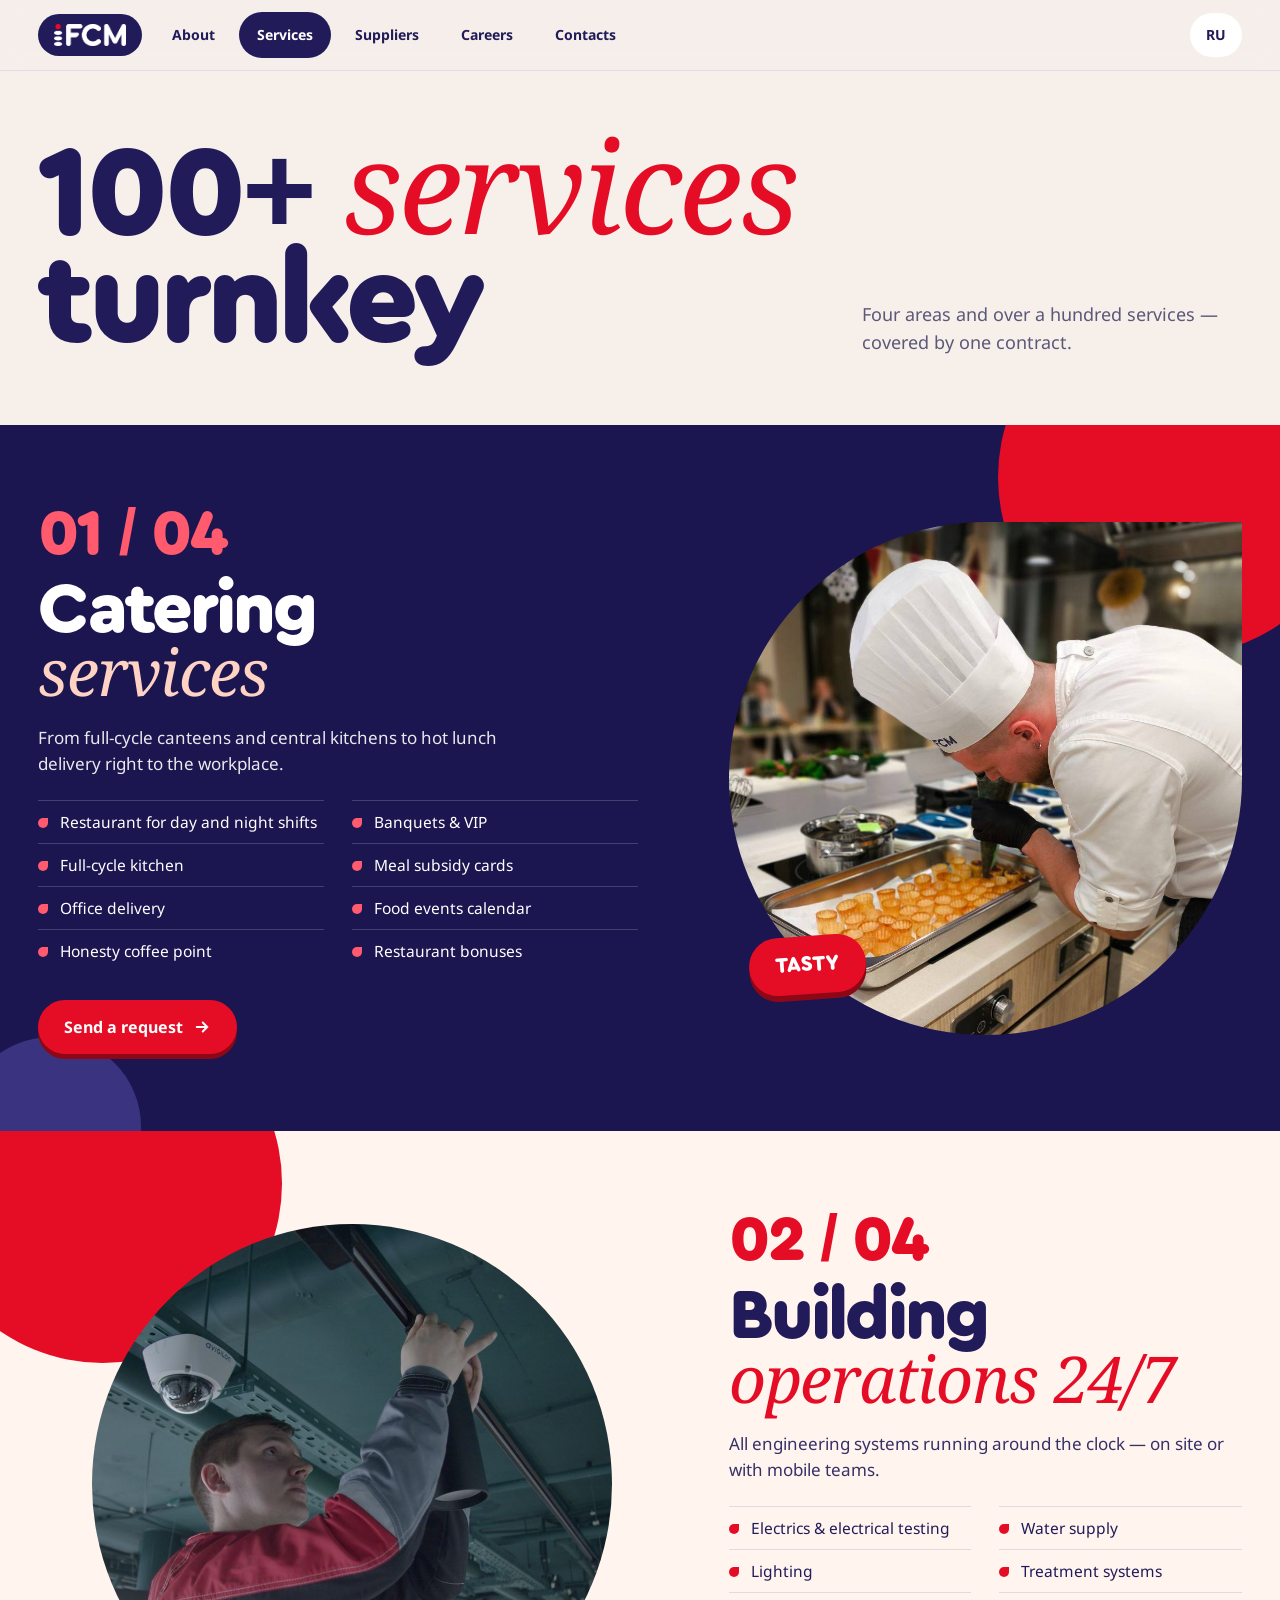
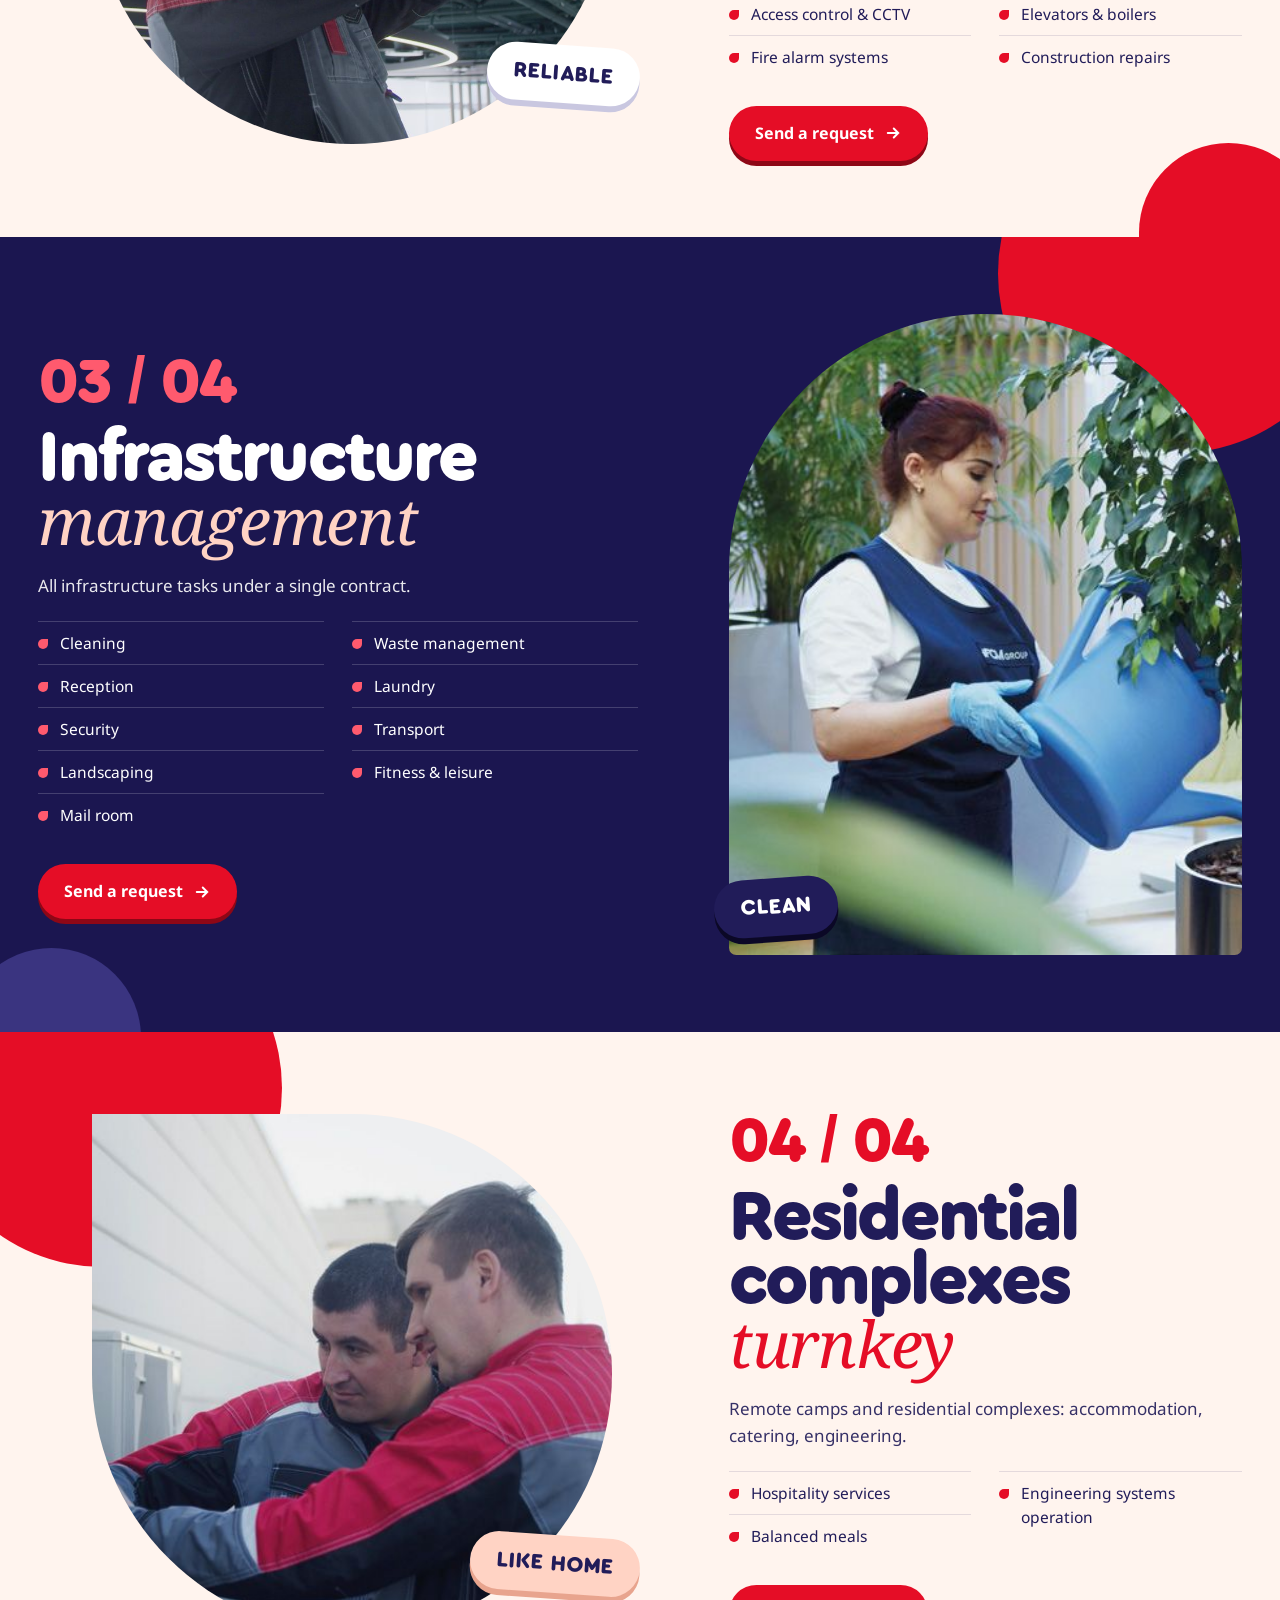
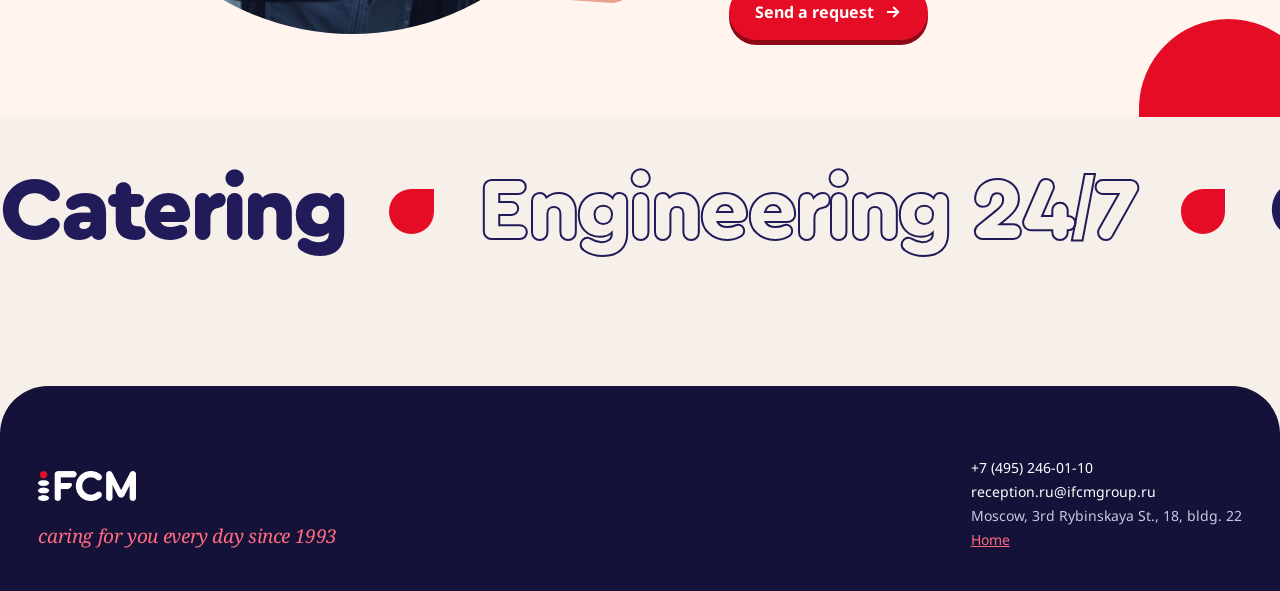
<file: en-services.html>
<!doctype html>
<html lang="en">
<head>
<meta charset="utf-8">
<meta name="viewport" content="width=device-width,initial-scale=1,viewport-fit=cover">
<link rel="icon" type="image/png" sizes="32x32" href="assets/icon-32.png">
<link rel="icon" type="image/png" sizes="192x192" href="assets/icon-192.png">
<link rel="apple-touch-icon" href="assets/icon-180.png">
<meta name="description" content="Corporate catering, building operations 24/7, infrastructure management and turnkey residential complexes.">
<title>Services — iFCM GROUP</title>
<link rel="preconnect" href="https://fonts.googleapis.com">
<link rel="stylesheet" href="https://fonts.googleapis.com/css2?family=Noto+Sans:wght@400;500;700&family=Noto+Serif:ital,wght@1,400&display=swap">
<style>
/* Layout: витрина 5 внутренних страниц «Города of care»; у каждой своя фишка of референсов (Burrito Madre, Units, брендбук-the chain, Partake, R-O) */
@font-face{font-family:'Cera Round Pro';src:url(assets/CeraRoundPro-Black.otf) format('opentype');font-weight:900;font-display:swap}
:root{
  color-scheme:light;
  --navy:#211C59; --ink:#15123A; --red:#E50D26; --red-soft:#FF6B7D; --peach:#FFD3C4;
  --paper:#F6EFEA; --white:#FFFFFF; --muted:#5B5878; --line:#E2DCE6; --lilac:#C9C7E0; --sky:#2A2563;
  --display:'Cera Round Pro','Nunito','Arial Rounded MT Bold',sans-serif;
  --body:'Noto Sans',Arial,sans-serif; --serif:'Noto Serif',Georgia,serif;
  --gut:clamp(16px,3vw,40px);
}
*{box-sizing:border-box}
html{scroll-behavior:smooth}
body{margin:0;background:var(--paper);color:var(--ink);font-family:var(--body);font-size:16px;line-height:1.55;overflow-x:clip}
a{color:inherit}
:focus-visible{outline:2px solid var(--red);outline-offset:3px;border-radius:6px}
h1,h2,h3{text-wrap:balance;margin:0}
.d{font-family:var(--display);font-weight:900;letter-spacing:-.04em}
.s{font-family:var(--serif);font-style:italic;font-weight:400;letter-spacing:-.02em}
.lbl{font-size:12px;font-weight:500;letter-spacing:.07em;text-transform:uppercase}
.w{padding-inline:var(--gut)}
.wrap{max-width:1360px;margin-inline:auto}
.stk{display:inline-flex;align-items:center;justify-content:center;font-family:var(--display);font-weight:900;text-transform:uppercase;letter-spacing:.01em;border-radius:999px;white-space:nowrap;box-shadow:0 6px 0 var(--sh,#0E0B2B);padding:.55em 1.2em}
.stk.red{background:var(--red);color:#fff;--sh:#8E0716}.stk.navy{background:var(--navy);color:#fff;--sh:#0B0826}
.stk.white{background:#fff;color:var(--navy);--sh:#C9C7E0}.stk.peach{background:var(--peach);color:var(--navy);--sh:#E8A48E}
.plate{display:inline-flex;font-family:var(--display);font-weight:900;text-transform:uppercase;font-size:clamp(13px,1.2vw,17px);background:var(--red);color:#fff;padding:.55em 1.3em .55em 1em;border-radius:1.4em 999px 999px 0;align-self:flex-start}
.plate.navy{background:var(--navy)}.plate.white{background:#fff;color:var(--navy)}
.btn{display:inline-flex;align-items:center;justify-content:center;gap:10px;min-height:54px;padding:0 28px;border-radius:999px;border:0;background:var(--red);color:#fff;font:inherit;font-weight:700;text-decoration:none;cursor:pointer}
.btn.navy{background:var(--navy)}.btn.white{background:#fff;color:var(--navy)}
.sec{padding-block:clamp(70px,9vw,130px)}

.bdot{display:inline-block;flex:none;width:.5em;height:.5em;border-radius:50% 0 50% 50%;background:var(--red);align-self:center}
.arw{display:inline-block;vertical-align:middle}
/* ---------- верхняя панель витрины ---------- */
.bar{position:sticky;top:env(safe-area-inset-top,0px);z-index:50;display:flex;align-items:center;gap:12px;padding:12px var(--gut);background:rgba(246,239,234,.94);backdrop-filter:blur(10px);-webkit-backdrop-filter:blur(10px);border-bottom:1px solid var(--line);flex-wrap:wrap}
.bar .logo{background:var(--navy);border-radius:999px;padding:10px 16px;display:flex}
.bar .logo img{height:22px;width:auto;display:block}
.tabs{display:flex;gap:6px;overflow-x:auto;scrollbar-width:none;flex:1 1 auto;min-width:0}
.tabs::-webkit-scrollbar{display:none}
.tabs button{flex:none;border:0;cursor:pointer;font:inherit;font-weight:700;font-size:14px;padding:12px 18px;border-radius:999px;background:transparent;color:var(--navy);min-height:44px}
.tabs button[aria-selected="true"]{background:var(--navy);color:#fff}
.tabs button .ref{display:block;white-space:nowrap;font-weight:400;font-size:11px;opacity:.7;letter-spacing:.02em}
.page[hidden]{display:none}

/* ============ 1. О НАС — огромные буквы на фото (Burrito Madre) ============ */
.a-hero{position:relative;min-height:min(92svh,860px);overflow:hidden;padding-block:60px 40px;display:flex;align-items:flex-end}
.a-hero .ph{position:absolute;right:0;top:0;bottom:0;width:min(56%,860px);background-size:cover;background-position:50% 30%}
.a-hero .ph::after{content:"";position:absolute;inset:0;background:linear-gradient(90deg,var(--paper) 0%,rgba(246,239,234,0) 22%)}
.a-hero h1{position:relative;font-size:clamp(76px,15.5vw,250px);line-height:.8;color:var(--red);letter-spacing:-.055em}
.a-hero h1 span{display:block;animation:slideIn 1s cubic-bezier(.2,.8,.1,1) both}
.a-hero h1 span:nth-child(2){animation-delay:.1s;padding-left:.6em}.a-hero h1 span:nth-child(3){animation-delay:.2s}
@keyframes slideIn{from{transform:translateX(-14%);opacity:0}}
.a-hero .side{position:absolute;right:var(--gut);top:40px;max-width:320px;background:#fff;border-radius:24px;padding:20px;z-index:2;font-size:15px;color:var(--muted)}
.a-hero .side b{display:block;color:var(--navy);font-family:var(--display);font-size:20px;margin-bottom:6px}
.inl{display:inline-block;vertical-align:middle;width:1.9em;height:.9em;border-radius:999px;background-size:cover;background-position:center;position:relative;top:-.06em}
.inl.drop{width:.95em;border-radius:50% 0 50% 50%}
.manifest{font-size:clamp(32px,4.8vw,78px);line-height:1.04;color:var(--navy);max-width:1250px}
.manifest em{font-family:var(--serif);font-weight:400;color:var(--red)}
.trio{display:grid;grid-template-columns:repeat(auto-fit,minmax(min(100%,280px),1fr));gap:14px;margin-top:56px}
.trio div{border-top:2px solid var(--navy);padding-top:18px;display:flex;flex-direction:column;gap:10px}
.trio b{font-family:var(--display);font-size:24px;color:var(--navy);letter-spacing:-.02em}
.trio p{margin:0;color:var(--muted)}
.mission{background:var(--navy);color:#fff;overflow:hidden}
.mis{display:flex;flex-wrap:wrap;gap:clamp(28px,5vw,80px);align-items:center;position:relative}
.mis-drop{flex:none;width:clamp(200px,28vw,380px);aspect-ratio:1;max-width:100%;background:var(--red);border-radius:50% 0 50% 50%;display:flex;align-items:center;justify-content:center}
.mis-drop span{color:#fff;font-size:clamp(34px,4.4vw,62px)}
.mission .mis p{flex:1 1 380px;margin:0;min-width:0}
.mis-shapes{position:absolute;right:0;top:-30px;display:flex;gap:10px}
.mis-shapes span{width:clamp(36px,4vw,64px);aspect-ratio:1;border-radius:50%;background:var(--red)}
.mis-shapes span:nth-child(2){background:transparent;border:1.5px solid rgba(255,255,255,.6)}
.mis-shapes span:nth-child(3){border-radius:50% 50% 0 50%}
.fillword-unused{font-size:clamp(90px,21vw,360px);line-height:.8;letter-spacing:-.06em;color:transparent;background-size:cover;background-position:center 30%;-webkit-background-clip:text;background-clip:text;-webkit-text-stroke:0}
.mission p{font-size:clamp(22px,2.6vw,40px);line-height:1.2;max-width:900px;margin:30px 0 0}
.mission p em{font-family:var(--serif);color:var(--red-soft)}
.vstack{display:flex;flex-direction:column;gap:22px}
.vcard{position:sticky;border-radius:40px;padding:clamp(28px,4vw,56px);min-height:min(440px,64svh);display:flex;flex-wrap:wrap;gap:24px;justify-content:space-between;align-items:flex-end;box-shadow:0 -24px 60px rgba(21,18,58,.14);overflow:hidden}
.vcard h3{font-family:var(--display);font-size:clamp(46px,7vw,110px);line-height:.88;letter-spacing:-.045em;flex:1 1 420px}
.vcard p{margin:0;flex:1 1 320px;max-width:460px;font-size:18px}
.vcard .stk{position:absolute;top:28px;right:28px;transform:rotate(6deg);font-size:14px}
.safety{display:flex;flex-wrap:wrap;gap:40px;align-items:center}
.zero{font-size:clamp(200px,32vw,520px);line-height:.75;color:var(--red);flex:0 0 auto}
.badge{position:relative;width:170px;height:170px;border-radius:50%;background:var(--navy);color:#fff;display:flex;align-items:center;justify-content:center;flex:none}
.badge svg{position:absolute;inset:0;animation:spin 18s linear infinite}
@keyframes spin{to{transform:rotate(360deg)}}
.docgrid{display:grid;grid-template-columns:repeat(auto-fill,minmax(min(100%,300px),1fr));gap:12px}
.docgrid a{min-height:150px;border-radius:24px;padding:22px;display:flex;flex-direction:column;justify-content:space-between;text-decoration:none;font-weight:700;color:#fff;transition:transform .3s}
.docgrid a:hover{transform:translateY(-6px) rotate(-1deg)}
.docgrid a span:first-child{display:flex;justify-content:space-between;font-family:var(--display);font-size:20px}

/* ============ 2. УСЛУГИ — цветные плитки-индекс + падающие наклейки (Units + Partake) ============ */
.s-head{padding-block:60px 30px;display:flex;flex-wrap:wrap;gap:24px;justify-content:space-between;align-items:flex-end}
.s-head h1{font-size:clamp(56px,10vw,170px);line-height:.84;color:var(--navy)}
.s-head h1 .s{color:var(--red)}
.s-ui{display:flex;flex-wrap:wrap;gap:14px;align-items:stretch}
.s-idx{flex:0 0 280px;display:flex;flex-direction:column;gap:12px}
.s-idx button{border:0;cursor:pointer;text-align:left;border-radius:22px;padding:18px 20px;min-height:120px;display:flex;flex-direction:column;justify-content:space-between;font:inherit;color:#fff;transition:transform .3s,box-shadow .3s}
.s-idx button .n{display:flex;justify-content:space-between;font-family:var(--display);font-weight:900;font-size:22px}
.s-idx button b{font-size:17px;line-height:1.2}
.s-idx button[aria-pressed="true"]{transform:translateX(10px);box-shadow:-10px 0 0 var(--ink)}
.ubands{margin-top:clamp(20px,3vw,40px)}
/* About — вариант 4: фото в капле, текст под экраном */
.a-hero{min-height:min(90svh,860px);padding-block:30px 10px;align-items:flex-end}
.a-hero .ph{top:30px;bottom:30px;right:var(--gut);width:min(50%,720px);border-radius:50% 0 50% 50%;background-position:50% 20%}
.a-hero .ph::after{display:none}
.a-hero h1{z-index:3;color:var(--navy);font-size:clamp(90px,17.5vw,290px);line-height:.8;letter-spacing:-.06em}
.a-hero h1 span:nth-child(2){padding-left:.5em}
.a-hero h1 span:nth-child(3){color:var(--red)}
.a-side{padding-block:clamp(30px,4vw,60px)}
.side2{display:grid;grid-template-columns:minmax(0,.7fr) minmax(0,2fr);gap:clamp(16px,4vw,60px);align-items:baseline;border-top:2px solid var(--navy);padding-top:24px;color:var(--ink);font-size:clamp(22px,2.4vw,34px);line-height:1.35}
.side2 b{font-family:var(--display);font-weight:900;color:var(--red);font-size:clamp(28px,3vw,44px);letter-spacing:-.02em}
.ub{position:relative;overflow:hidden;padding:clamp(44px,6vw,90px) var(--gut)}
.ub.dk{background:#1B1650;color:#fff}.ub.lt{background:#FFF4EE;color:var(--navy)}
.ub::before,.ub::after{content:"";position:absolute;pointer-events:none}
.ub::before{width:clamp(200px,28vw,420px);height:clamp(200px,28vw,420px);right:-6%;top:-18%;border-radius:50% 0 50% 50%;background:var(--red)}
.ub::after{width:clamp(110px,14vw,220px);height:clamp(110px,14vw,220px);left:-3%;bottom:-12%;border-radius:50%;background:#3A3480}
.ub.rev::before{right:auto;left:-6%;border-radius:0 50% 50% 50%}
.ub.rev::after{left:auto;right:-3%;background:var(--red);border-radius:999px 999px 0 0}
.ub-in{position:relative;z-index:1;max-width:1360px;margin:0 auto;display:grid;grid-template-columns:minmax(0,1.1fr) minmax(0,.9fr);gap:clamp(28px,5vw,80px);align-items:center}
.ub.rev .ub-pic{order:-1}
.ub-n{display:block;font-size:clamp(44px,5vw,72px);line-height:1;letter-spacing:-.03em;color:var(--red)}.ub.dk .ub-n{color:#FF5A6E}
.ub h2{font-size:clamp(40px,5.6vw,84px);line-height:.9;margin:12px 0 18px}
.ub h2 .s{font-size:.9em}.ub.dk h2 .s{color:var(--peach)}.ub.lt h2 .s{color:var(--red)}
.ub-l{font-size:17px;margin:0 0 22px;max-width:520px;opacity:.9}
.ub ul{list-style:none;margin:0 0 28px;padding:0;columns:2;column-gap:28px;max-width:600px}
.ub li{break-inside:avoid;position:relative;padding:9px 0 9px 22px;border-top:1px solid rgba(255,255,255,.18);font-size:15.5px}
.ub.lt li{border-color:rgba(33,28,89,.12)}
.ub li::before{content:"";position:absolute;left:0;top:17px;width:10px;height:10px;border-radius:50% 0 50% 50%;background:var(--red)}.ub.dk li::before{background:#FF5A6E}
.ub-cta{display:inline-flex;align-items:center;gap:10px;padding:15px 26px;border-radius:999px;font-weight:700;text-decoration:none;background:var(--red);color:#fff;box-shadow:0 5px 0 #8E0716}
.ub-pic{position:relative}
.ub-ph{width:100%;max-width:520px;margin-inline:auto;background-size:cover}
.ub-pic .stk{position:absolute;left:4%;bottom:8%;font-size:clamp(16px,1.7vw,24px);transform:rotate(-4deg)}
.ub.rev .ub-pic .stk{left:auto;right:4%;transform:rotate(4deg)}
@media (max-width:820px){.ub-in{grid-template-columns:1fr}.ub-pic,.ub.rev .ub-pic{order:-1}.ub-ph{max-width:340px}.ub ul{column-gap:16px}.ub li{font-size:14px;padding:8px 0 8px 18px}.ub li::before{width:8px;height:8px;top:15px}.ub h2{font-size:clamp(38px,11vw,60px)}}
@media (max-width:360px){.ub li{font-size:13px}}
/* About: карточка не на лице */
.a-hero .side{top:auto;bottom:36px;right:var(--gut);max-width:300px}
.s-stage{flex:1 1 640px;min-width:0;position:relative;border-radius:36px;overflow:hidden;min-height:620px;background:var(--ink)}
.s-stage .ph{position:absolute;inset:0;background-size:cover;background-position:center;transition:opacity .5s}
.s-stage .sh{position:absolute;inset:0;background:linear-gradient(180deg,rgba(21,18,58,.1) 30%,rgba(21,18,58,.9))}
.s-stage .tx{position:absolute;left:0;right:0;bottom:0;padding:clamp(22px,3vw,40px);color:#fff;display:flex;flex-direction:column;gap:14px}
.s-stage h2{font-size:clamp(34px,4.4vw,64px);line-height:.92}
.s-stage p{margin:0;max-width:560px;color:#E3E1F3}
.drops{position:absolute;inset:0 0 40% 0;pointer-events:none}
.drops .stk{position:absolute;font-size:clamp(12px,1.1vw,15px);animation:drop .7s cubic-bezier(.3,1.4,.5,1) both;pointer-events:auto;cursor:default;transition:transform .2s}
.drops .stk:hover{transform:rotate(0) scale(1.08) !important}
@keyframes drop{from{opacity:0;translate:0 -140px}}
.marq{overflow:hidden;padding-block:50px}
.marq div{display:flex;gap:44px;width:max-content;animation:mq 40s linear infinite;font-size:clamp(46px,7vw,110px);line-height:1;color:var(--navy)}
.marq .out{color:transparent;-webkit-text-stroke:2px var(--navy)}
@keyframes mq{to{transform:translateX(-50%)}}

/* ============ 3. ПОСТАВЩИКАМ — фирменная «the chain» (брендбук) ============ */
.p-hero{background:var(--navy);color:#fff;padding-block:70px 60px;overflow:hidden}
.p-hero h1{font-size:clamp(52px,9vw,150px);line-height:.86}
.p-hero h1 .s{color:var(--red-soft)}
#chain{display:block;width:100%;height:clamp(70px,9vw,120px);margin-top:40px}
.chk-wrap{display:flex;flex-wrap:wrap;gap:clamp(24px,4vw,60px);align-items:flex-start}
.chk-l{flex:1 1 380px;position:sticky;top:90px;display:flex;flex-direction:column;gap:18px}
.chk-l h2{font-size:clamp(40px,5vw,76px);line-height:.9;color:var(--navy)}
.prog{display:flex;gap:6px;flex-wrap:wrap}
.prog i{width:clamp(26px,3vw,40px);height:clamp(26px,3vw,40px);background:#E7E1EC;transition:background .3s,border-radius .3s}
.prog i:nth-child(3n+1){border-radius:50%}.prog i:nth-child(3n+2){border-radius:50% 0 50% 50%}.prog i:nth-child(3n){border-radius:0 50% 50% 0}
.prog i.on{background:var(--red)}.prog i.on:nth-child(even){background:var(--navy)}
.chk-r{flex:1.4 1 520px;min-width:0;display:flex;flex-direction:column;gap:10px}
.doc{display:flex;align-items:center;gap:16px;background:#fff;border-radius:22px;padding:14px 16px 14px 20px;min-height:72px}
.doc input{width:24px;height:24px;accent-color:var(--red);flex:none}
.doc label{flex:1;font-weight:500;color:var(--navy);cursor:pointer}
.doc a{flex:none;width:44px;height:44px;border-radius:50%;background:var(--paper);display:flex;align-items:center;justify-content:center;color:var(--navy)}
.doc.done{background:var(--peach)}
.rules{display:grid;grid-template-columns:repeat(auto-fit,minmax(min(100%,250px),1fr));gap:14px}
.rule{border-radius:28px;padding:26px;min-height:240px;display:flex;flex-direction:column;justify-content:space-between;gap:16px}
.rule b{font-family:var(--display);font-size:26px;line-height:1;letter-spacing:-.02em}

/* ============ 4. КАРЬЕРА — коллаж and наклейки (Partake) ============ */
.c-hero{position:relative;padding-block:50px 80px;overflow:hidden}
.c-hero h1{font-size:clamp(60px,11vw,190px);line-height:.82;color:var(--navy);position:relative;z-index:3}
.c-hero h1 .s{color:var(--red)}
.collage{position:relative;height:clamp(420px,52vw,640px);margin-top:-60px}
.collage .ph{position:absolute;background-size:cover;background-position:center 25%}
.collage .p1{left:2%;top:12%;width:26%;height:78%;border-radius:999px 999px 30px 30px}
.collage .p2{left:31%;top:30%;width:22%;height:56%;border-radius:50% 0 50% 50%}
.collage .p3{left:56%;top:6%;width:24%;height:62%;border-radius:30px}
.collage .p4{left:82%;top:40%;width:17%;height:50%;border-radius:0 999px 999px 0}
.collage .stk{position:absolute;z-index:4;font-size:clamp(13px,1.5vw,22px);animation:pop .6s cubic-bezier(.3,1.5,.5,1) both;transition:transform .2s}
.collage .stk:hover{transform:rotate(0) scale(1.1) !important}
@keyframes pop{from{opacity:0;transform:scale(.3) rotate(-30deg)}}
.stk-row{display:none}
.prof{display:flex;flex-wrap:wrap;gap:10px}
.prof button{border:2px solid var(--navy);background:transparent;color:var(--navy);border-radius:999px;padding:12px 20px;font:inherit;font-weight:700;cursor:pointer;min-height:48px}
.prof button[aria-pressed="true"]{background:var(--navy);color:#fff}
.qs{display:grid;grid-template-columns:repeat(auto-fit,minmax(min(100%,300px),1fr));gap:18px}
.q{border-radius:32px;padding:30px;display:flex;flex-direction:column;gap:18px;transition:transform .35s}
.q:nth-child(1){transform:rotate(-1.5deg)}.q:nth-child(2){transform:rotate(1deg) translateY(30px)}.q:nth-child(3){transform:rotate(-.5deg)}
.q:hover{transform:rotate(0) translateY(-6px)}
.q blockquote{margin:0;font-family:var(--serif);font-style:italic;font-size:clamp(19px,1.6vw,23px);line-height:1.4}
.perks{display:grid;grid-template-columns:repeat(auto-fit,minmax(min(100%,240px),1fr));gap:14px}
.perk{background:#fff;border-radius:28px;padding:26px;display:flex;flex-direction:column;gap:10px;position:relative;overflow:hidden}
.perk .sh{position:absolute;right:-20px;top:-20px;width:90px;height:90px;opacity:.95}
.perk b{font-family:var(--display);font-size:24px;color:var(--navy);letter-spacing:-.02em;position:relative;max-width:75%}
.perk p{margin:0;color:var(--muted);position:relative}

/* ============ 5. КОНТАКТЫ — 3D-квартал с офисом (R-O) + форма-плашки (Units) ============ */
.k-hero{position:relative;height:min(84svh,760px);min-height:520px;overflow:hidden;color:#fff;touch-action:pan-y}
#mini{position:absolute;inset:0;width:100%;height:100%;display:block;cursor:grab}
.k-hero .in{position:relative;height:100%;display:flex;flex-direction:column;justify-content:flex-end;padding-block:30px 44px;pointer-events:none}
.k-hero h1{font-size:clamp(60px,9.5vw,150px);line-height:.82;text-shadow:0 6px 40px rgba(21,18,58,.35)}
.pin{position:absolute;z-index:3;transform:translate(-50%,-100%);pointer-events:none}
.pin .stk{font-size:13px}
.k-row{display:flex;flex-wrap:wrap;gap:12px;margin-top:24px;position:relative;z-index:4}
.k-red{flex:1 1 360px;background:var(--red);color:#fff;border-radius:999px;display:flex;align-items:center;justify-content:center;min-height:96px;font-size:clamp(22px,2.4vw,34px);padding:0 28px;text-align:center}
.k-form{flex:2 1 460px;min-width:0;background:var(--peach);border-radius:999px;display:flex;align-items:center;gap:10px;padding:8px 8px 8px 28px;min-height:96px}
.k-form input{flex:1;min-width:0;border:0;background:transparent;font:inherit;font-size:20px;color:var(--ink);min-height:60px}
.k-form input::placeholder{color:#8E6A5E}
.k-form button{flex:none;width:80px;height:80px;border-radius:24px;border:0;background:var(--ink);color:#fff;cursor:pointer;display:flex;align-items:center;justify-content:center}
.topics{display:flex;flex-wrap:wrap;gap:10px;margin-top:18px}
.topics button{border:0;border-radius:999px;padding:12px 18px;font:inherit;font-weight:700;cursor:pointer;background:#fff;color:var(--navy);min-height:46px}
.topics button[aria-pressed="true"]{background:var(--navy);color:#fff}
.drag-hint{display:inline-flex;align-items:center;justify-content:center;width:52px;height:52px;margin-bottom:16px;background:rgba(21,18,58,.55);border-radius:50%;animation:sway 2.4s ease-in-out infinite;transition:opacity .5s}
.drag-hint.off{opacity:0}
@keyframes sway{0%,100%{transform:translateX(0)}50%{transform:translateX(8px)}}
@media (min-width:900px){.k-hero{height:min(84svh,780px)}.k-hero .in{padding-block:30px 70px}}
.k-grid{display:flex;flex-wrap:wrap;gap:16px;margin-top:-40px;position:relative;z-index:4;align-items:flex-start}
.k-quick{flex:1 1 320px;min-width:0;display:flex;flex-direction:column;gap:12px;padding-top:56px}
.k-btn{display:flex;flex-direction:column;gap:6px;border-radius:28px;padding:22px 24px;text-decoration:none;box-shadow:0 10px 30px rgba(21,18,58,.08)}
.k-btn b{font-size:clamp(22px,2.4vw,30px);line-height:1.1}
.k-card{flex:1.6 1 440px;min-width:0;background:#fff;border-radius:36px;padding:clamp(22px,3vw,40px);display:flex;flex-direction:column;gap:18px;box-shadow:0 20px 60px rgba(21,18,58,.12)}
.k-card h2{font-size:clamp(30px,3.4vw,48px);line-height:1;color:var(--navy)}
.k-card .topics{margin:0}
.k-card .topics button{background:var(--paper)}
.k-card .topics button[aria-pressed="true"]{background:var(--navy);color:#fff}
.k-fields{display:grid;grid-template-columns:repeat(2,minmax(0,1fr));gap:14px}
.k-fields label{display:flex;flex-direction:column;gap:6px;font-weight:500;font-size:14px;color:var(--navy);min-width:0}
.k-fields .full{grid-column:1/-1}
.k-fields input,.k-fields textarea{font:inherit;font-size:16px;min-height:54px;padding:12px 16px;border-radius:16px;border:1.5px solid #DCD6E4;background:#fff;color:var(--ink);width:100%}
.k-fields textarea{min-height:110px;resize:vertical}
.k-chk{display:flex;gap:10px;align-items:flex-start;font-size:14px;color:var(--muted)}
.k-chk input{width:20px;height:20px;flex:none;accent-color:var(--red)}
@media (max-width:600px){.k-fields{grid-template-columns:minmax(0,1fr)}.k-grid{margin-top:0}.k-quick{padding-top:24px}}
.kinfo{display:grid;grid-template-columns:repeat(auto-fit,minmax(min(100%,260px),1fr));gap:14px}
.kinfo>div{border-radius:28px;padding:26px;min-height:180px;display:flex;flex-direction:column;justify-content:space-between;gap:12px}
.ok{min-height:22px;color:var(--red);margin-top:10px;font-size:15px}

/* подвал витрины */
.foot{background:var(--ink);color:#fff;border-radius:48px 48px 0 0;padding-block:70px 40px;margin-top:80px}
.foot .row{display:flex;flex-wrap:wrap;gap:30px;justify-content:space-between;align-items:flex-end}

@media (max-width:600px){.tabs button .ref{display:none}.tabs button{padding:10px 14px}}
@media (max-width:900px){
  .s-idx{flex:1 1 100%;flex-direction:row;overflow-x:auto}
  .s-idx button{flex:0 0 200px;min-height:110px}
  .s-idx button[aria-pressed="true"]{transform:translateY(-6px);box-shadow:0 6px 0 var(--ink)}
  .s-stage{min-height:0;display:flex;flex-direction:column}
  .s-stage .sh{background:rgba(21,18,58,.72)}
  .drops{position:relative;inset:auto;display:flex;flex-wrap:wrap;gap:12px;padding:22px 20px 6px}
  .drops .stk{position:static;transform:none !important}
  .s-stage .tx{position:relative}
  .mis-shapes{display:none}
  .chk-l{position:static}
  .collage{height:clamp(500px,124vw,780px);margin-top:16px;margin-bottom:clamp(-110px,-15vw,-70px)}
  .collage .p1{left:0;top:5%;width:47%;height:60%}.collage .p2{left:51%;top:5%;width:49%;height:30%;background-position:center 15%}
  .collage .p3{left:51%;top:42%;width:49%;height:36%;background-position:center 20%}.collage .p4{display:none}
  .q:nth-child(2){transform:none}
  .collage .stk{font-size:clamp(12px,3.4vw,18px)}
  .collage .stk:nth-of-type(1){left:2% !important;top:1% !important;transform:rotate(-6deg) !important}
  .collage .stk:nth-of-type(2){left:60% !important;top:1.5% !important;transform:rotate(6deg) !important}
  .collage .stk:nth-of-type(5){left:56% !important;top:36.5% !important;transform:rotate(-5deg) !important}
  .collage .stk:nth-of-type(4){left:5% !important;top:61% !important;transform:rotate(4deg) !important}
  .collage .stk:nth-of-type(3){left:46% !important;top:74% !important;transform:rotate(-3deg) !important}
}
/* About: раскладка «как на компьютере» до 560px */
@media (max-width:900px) and (min-width:561px){
  .a-hero{min-height:min(80svh,640px);padding-block:40px 30px}
  .a-hero .ph{width:52%}
  .a-hero h1{font-size:clamp(70px,15vw,130px)}
}
@media (max-width:560px){
  .a-hero{flex-direction:column;align-items:stretch;min-height:0;padding-block:0 30px;gap:22px}
  .a-hero .ph{position:relative;width:auto;height:min(64vw,360px);margin-inline:calc(-1*var(--gut));order:0}
  .a-hero .ph::after{display:none}
  .a-hero h1{order:1;font-size:clamp(64px,19vw,120px)}
  .a-hero .side{position:relative;right:auto;top:auto;bottom:auto;order:2;max-width:none}
}
@media (max-width:560px){.a-hero .ph{top:auto;bottom:auto;right:auto;width:auto;border-radius:0 0 50% 50%;height:min(90vw,380px)}.side2{grid-template-columns:1fr;gap:10px;font-size:21px}}
@media (prefers-reduced-motion:reduce){*{animation:none !important;transition:none !important}}
.k-office{display:none}
.dh-b i{display:none}
@media (min-width:900px){.k-hero .in .wrap{height:100%;display:flex;flex-direction:column;justify-content:space-between;padding-top:44px}
.k-office{display:flex;flex-direction:column;align-items:flex-start;gap:10px;max-width:470px;pointer-events:auto;background:rgba(21,18,58,.42);border:1.5px solid rgba(255,255,255,.22);backdrop-filter:blur(10px);-webkit-backdrop-filter:blur(10px);border-radius:30px;padding:24px 26px 26px}
.k-office .lbl{color:var(--lilac,#C9C7E0)}.k-office b{font-size:26px;line-height:1.15;color:#fff}.k-office .k-bc{color:var(--lilac,#C9C7E0);margin-bottom:8px}
.k-info-sec{display:none}
.dh-b{position:absolute;right:max(40px,calc((100vw - 1360px)/2 + 40px));bottom:150px;margin:0;width:auto;height:auto;padding:12px 18px 12px 14px;gap:10px;border-radius:999px;background:rgba(21,18,58,.6);color:#fff;z-index:3}
.dh-b i{display:inline;font-style:normal;font-weight:700;font-size:14px}}
@media (max-width:899px){.dh-b{position:absolute;right:16px;top:16px;margin:0}}
@media (min-width:900px) and (max-width:1200px){.k-office{max-width:400px;padding:20px 22px 22px}.k-office b{font-size:21px}}

/* Contacts v3 */
.k2{gap:6px;max-width:520px;background:linear-gradient(160deg,rgba(33,28,89,.94),rgba(27,22,80,.8))!important;border:1px solid rgba(255,255,255,.14)!important;box-shadow:0 30px 80px rgba(10,8,40,.45);backdrop-filter:none!important;-webkit-backdrop-filter:none!important;border-radius:32px!important;padding:30px 32px!important;color:#fff}
.k2 a,.k-mob a{color:#fff;text-decoration:none}
.k2-tag{display:inline-flex;align-items:center;gap:10px;font-size:12px;letter-spacing:.12em;text-transform:uppercase;color:#C9C7E0;margin-bottom:10px}.k2-tag i{width:9px;height:9px;border-radius:50%;background:var(--red);box-shadow:0 0 0 4px rgba(229,13,38,.3),0 0 18px 4px rgba(229,13,38,.6)}
.k2-phone b{display:block;font-size:40px;line-height:1.05}
.k2-mail{font-size:20px;font-weight:700;opacity:.95;margin-bottom:10px;word-break:break-word}
.k2-addr{display:flex;flex-direction:column;align-items:flex-start;gap:12px;padding-top:14px;border-top:1px solid rgba(255,255,255,.22);width:100%;color:#E6E1F2;font-size:15px;line-height:1.45}
.k2-addr .btn.white{color:var(--navy)}
.k2-btns{display:flex;gap:10px;flex-wrap:wrap}.k2-btns .ghost{border:1.5px solid rgba(255,255,255,.45);border-radius:999px;padding:13px 20px;font-weight:700;font-size:15px}.k2-btns .ghost:hover{background:#fff;color:var(--navy)}
@media (min-width:900px){.k-hero{height:auto!important;min-height:min(84svh,780px)}.k-hero .in{height:auto!important;min-height:inherit}.k-hero .in .wrap{gap:44px;padding-bottom:40px}}
.dh-b{width:60px!important;height:60px!important;padding:0!important;justify-content:center}
.k-grid{display:block!important;margin-top:-40px}
.k-card{display:grid!important;grid-template-columns:minmax(0,.85fr) minmax(0,1.15fr);gap:56px;padding:clamp(28px,4vw,56px)!important;position:relative;z-index:4}
.k-left{display:flex;flex-direction:column;gap:18px}.k-left h2{font-size:clamp(34px,4vw,60px)!important}
.k-plate{font-size:14px;align-self:flex-start}
.k-sub{margin:0;color:var(--muted);font-size:17px;line-height:1.5;max-width:420px}
.k-left .topics{flex-direction:column;align-items:flex-start}
.k-left .topics button{font-size:17px;padding:14px 22px}
.k-right{display:flex;flex-direction:column;gap:18px}
.k-h2{font-size:clamp(34px,4vw,60px);color:var(--navy);margin:0 0 28px}
.k-mapbox{position:relative;height:clamp(300px,40vw,480px);border-radius:36px;overflow:hidden;background:#EDE6F0;box-shadow:0 20px 60px rgba(21,18,58,.1)}
.k-mapbox iframe{position:absolute;inset:0;width:100%;height:100%;border:0}
.k-mob,.k-sticky{display:none}
@media (max-width:899px){.k-grid{margin-top:0}.k-card{grid-template-columns:minmax(0,1fr);gap:28px;margin-top:16px}.k-left .topics{flex-direction:row}
.k-mob{display:flex;flex-direction:column;gap:6px;background:var(--navy);color:#fff;border-radius:30px;padding:24px;margin-top:-30px;position:relative;z-index:4;box-shadow:0 20px 50px rgba(21,18,58,.25)}.k-mob .k2-phone b{font-size:32px}}
@media (max-width:700px){.k-sticky{display:flex;position:fixed;left:12px;right:12px;bottom:calc(12px + env(safe-area-inset-bottom));z-index:50;gap:8px;opacity:0;transform:translateY(20px);pointer-events:none;transition:opacity .3s,transform .3s}.k-sticky.on{opacity:1;transform:none;pointer-events:auto}.k-sticky a{flex:1;text-align:center;color:#fff;text-decoration:none;font-weight:700;border-radius:999px;padding:16px;box-shadow:0 10px 30px rgba(21,18,58,.3)}}

/* Careers: positions */
.vq-head{display:flex;flex-wrap:wrap;align-items:flex-end;justify-content:space-between;gap:16px 40px;margin-bottom:44px;scroll-margin-top:100px}
.vq-h{margin:0;font-size:clamp(44px,6vw,92px);line-height:.92;color:var(--navy)}.vq-h .s{color:var(--red);font-weight:400}
.vq-sub{margin:0;max-width:380px;color:var(--muted);font-size:17px;line-height:1.5}
a.vq{text-decoration:none;padding:12px;gap:0;overflow:hidden}
a.vq:hover{transform:rotate(0) translateY(-6px)!important;box-shadow:0 24px 50px rgba(21,18,58,.2)}
a.vq:hover .vq-ph{background-size:112%}
.vq-ph{position:relative;display:block;aspect-ratio:4/3;border-radius:24px;background-size:104%;background-position:center;transition:background-size .5s}
.vq-pill{position:absolute;left:16px;bottom:-18px;font-size:clamp(18px,1.6vw,22px)}
.vq-bd{display:flex;flex-direction:column;gap:6px;padding:34px 18px 18px}
.vq-from{font-size:13px;letter-spacing:.1em;text-transform:uppercase;font-weight:700}
.vq-sal{font-size:clamp(34px,3.2vw,50px);line-height:1}
.vq-hook{font-family:var(--serif);font-style:italic;font-size:18px;line-height:1.4;margin-top:6px;opacity:.9}
.vq-go{display:inline-flex;align-items:center;gap:8px;font-weight:700;font-size:16px;margin-top:14px}
.vq-all{margin:70px auto 0;max-width:640px;display:flex;align-items:center;justify-content:space-between;gap:20px;background:var(--navy);color:#fff;text-decoration:none;border-radius:999px;padding:14px 14px 14px 36px;transition:background .25s}
.vq-all:hover{background:var(--red)}
.vq-all b{font-size:clamp(20px,2vw,28px)}
.vq-all i{flex:none;width:64px;height:64px;border-radius:50%;background:var(--red);display:flex;align-items:center;justify-content:center;transition:background .25s}.vq-all:hover i{background:var(--navy)}
@media (max-width:700px){.vq-all{margin-top:40px;padding-left:24px}.vq-all i{width:52px;height:52px}}
.lang-sw{margin-left:auto;flex:none;background:#fff;color:var(--navy);border-radius:999px;padding:11px 16px;font-weight:700;font-size:14px;text-decoration:none}.lang-sw:hover{background:var(--peach)}@media (max-width:700px){.bar .logo{order:0}.lang-sw{order:1}.bar .tabs{order:2}.k-hero h1{color:var(--navy);text-shadow:none}}
.a-hero h1{font-size:clamp(56px,10vw,170px)!important}
</style>

<script src="assets/config.js"></script>
</head>
<body>
<header class="bar">
  <a class="logo" href="en.html" aria-label="iFCM — home"><img src="assets/logo-white.png" alt="iFCM"></a>
  <nav class="tabs" role="tablist" aria-label="Site sections">
    <button role="tab" data-p="about" aria-selected="false">About</button>
    <button role="tab" data-p="services" aria-selected="true">Services</button>
    <button role="tab" data-p="suppliers" aria-selected="false">Suppliers</button>
    <button role="tab" data-p="career" aria-selected="false">Careers</button>
    <button role="tab" data-p="contacts" aria-selected="false">Contacts</button>
  </nav>
  <a class="lang-sw" href="services.html" hreflang="ru">RU</a>
</header>

<main>
<!-- ======================= 1. О НАС ======================= -->
<section class="page" id="about" role="tabpanel" hidden>
  <div class="a-hero w">
    <div class="ph" role="img" aria-label="iFCM engineer with a laptop on site" style="background-image:url(img/laptop.jpg)"></div>
    <h1 class="d"><span>Since 1993</span><span>by your</span><span>side.</span></h1>
  </div>
  <div class="a-side w"><div class="wrap"><div class="side2"><b>iFCM GROUP</b>Since 1993 — from a Sodexo representative office to a fully independent Russian company with international standards.</div></div></div>

  <div class="sec w"><div class="wrap">
    <span class="plate" style="margin-bottom:34px">Who we are</span>
    <p class="manifest d">We create and develop <em>corporate catering</em> and <em>technical building operation</em> services — for 110,000 people every day.</p>
    <div class="trio">
      <div><b>What we do</b><p>Every day we create, develop and manage flawless services that improve quality of life.</p></div>
      <div><b>How we do it</b><p>Safely, with 100% quality, consistently, honestly, thoughtfully and responsibly.</p></div>
      <div><b>Why we do it</b><p>So that clients are satisfied, employees are engaged and confident in tomorrow, and suppliers are stable.</p></div>
    </div>
  </div></div>

  <div class="mission sec w"><div class="wrap mis">
    <div class="mis-shapes" aria-hidden="true"><span></span><span></span><span></span></div>
    <div class="mis-drop"><span class="d">Mission</span></div>
    <p>To let every person feel <em>comfort, safety</em> and flawless service at work that improves their quality of life.</p>
  </div></div>

  <div class="sec w"><div class="wrap">
    <span class="plate navy" style="margin-bottom:34px">Brand values</span>
    <div class="vstack">
      <div class="vcard" style="top:90px;background:#fff;color:var(--navy)"><span class="stk red">01</span><h3>People</h3><p style="color:var(--muted)">People are our main value and the key to the company’s success. People and everyday care for their quality of life are the basis of everything we do.</p></div>
      <div class="vcard" style="top:120px;background:var(--navy);color:#fff"><span class="stk white">02</span><h3>Safety</h3><p style="color:var(--lilac)">The foundation of every iFCM process. No compromises when it comes to the life and health of clients and employees.</p></div>
      <div class="vcard" style="top:150px;background:var(--red);color:#fff"><span class="stk navy">03</span><h3>Entrepre&shy;neurial spirit</h3><p style="color:#FFE3E6">Freedom to develop your own ideas and responsibility for the result are basic principles for every employee.</p></div>
      <div class="vcard" style="top:180px;background:var(--peach);color:var(--navy)"><span class="stk red">04</span><h3>Partnership</h3><p>Built on trust and honesty. We listen to our clients’ needs and faithfully fulfil our obligations.</p></div>
      <div class="vcard" style="top:210px;background:var(--ink);color:#fff"><span class="stk peach">05</span><h3>Social responsi&shy;bility</h3><p style="color:var(--lilac)">We choose sustainable development: we support local producers, health, the environment and charity.</p></div>
    </div>
  </div></div>

  <div class="sec w" style="padding-top:0"><div class="wrap safety">
    <div class="zero d">0</div>
    <div style="flex:1 1 380px;display:flex;flex-direction:column;gap:22px">
      <h2 class="d" style="font-size:clamp(40px,5vw,76px);line-height:.9;color:var(--navy)">injuries — <span class="s" style="color:var(--red)">the main goal</span> of occupational safety</h2>
      <p style="margin:0;font-size:18px;color:var(--muted);max-width:560px">Uncompromising compliance with occupational and food safety standards. 7 regions, one set of standards.</p>
      <div class="badge"><svg viewBox="0 0 170 170" aria-hidden="true"><defs><path id="bc" d="M85,85 m-64,0 a64,64 0 1,1 128,0 a64,64 0 1,1 -128,0"/></defs><text fill="#fff" font-size="11" font-weight="700" letter-spacing="3" font-family="Noto Sans, Arial"><textPath href="#bc">GOST R ISO 9001 · QUALITY SYSTEM ·</textPath></text></svg><span class="d" style="font-size:30px;line-height:.9;text-align:center">ISO<br>9001</span></div>
    </div>
  </div></div>

  <div class="sec w" style="padding-top:0"><div class="wrap">
    <span class="plate" style="margin-bottom:28px">Documents</span>
    <div class="docgrid">
      <a href="https://drive.google.com/file/d/1D66KgCKiIPITLgq131954k7GGWC4IQ_Y/view?usp=sharing" target="_blank" rel="noopener" style="background:var(--navy)"><span><span>01</span><span><svg class="arw" width="20" height="20" viewBox="0 0 24 24" fill="none" stroke="currentColor" stroke-width="2.4" stroke-linecap="round" aria-hidden="true"><path d="M7 17L17 7M8 7h9v9"/></svg></span></span>Occupational safety system data</a>
      <a href="https://drive.google.com/file/d/1UrJRH3wMavhTzJ2SHcm08IFekiwBRG5M/view" target="_blank" rel="noopener" style="background:var(--red)"><span><span>02</span><span><svg class="arw" width="20" height="20" viewBox="0 0 24 24" fill="none" stroke="currentColor" stroke-width="2.4" stroke-linecap="round" aria-hidden="true"><path d="M7 17L17 7M8 7h9v9"/></svg></span></span>Anti-alcohol policy</a>
      <a href="https://drive.google.com/file/d/1yCam7RIS36lduGr7LoDhpSAOm9wahNjR/view" target="_blank" rel="noopener" style="background:var(--peach);color:var(--navy)"><span><span>03</span><span><svg class="arw" width="20" height="20" viewBox="0 0 24 24" fill="none" stroke="currentColor" stroke-width="2.4" stroke-linecap="round" aria-hidden="true"><path d="M7 17L17 7M8 7h9v9"/></svg></span></span>Code of business conduct</a>
      <a href="https://drive.google.com/file/d/1nxNTRfUfp8L71Z4tBhcSdBrKb00bNc49/view" target="_blank" rel="noopener" style="background:var(--ink)"><span><span>04</span><span><svg class="arw" width="20" height="20" viewBox="0 0 24 24" fill="none" stroke="currentColor" stroke-width="2.4" stroke-linecap="round" aria-hidden="true"><path d="M7 17L17 7M8 7h9v9"/></svg></span></span>Occupational health, safety & environment policy</a>
      <a href="https://disk.360.yandex.ru/i/gnEF3XklKYBSMg" target="_blank" rel="noopener" style="background:#fff;color:var(--navy)"><span><span>05</span><span><svg class="arw" width="20" height="20" viewBox="0 0 24 24" fill="none" stroke="currentColor" stroke-width="2.4" stroke-linecap="round" aria-hidden="true"><path d="M7 17L17 7M8 7h9v9"/></svg></span></span>Personal data processing</a>
      <a href="https://www.ifcmgroup.ru/policy2" target="_blank" rel="noopener" style="background:var(--sky)"><span><span>06</span><span><svg class="arw" width="20" height="20" viewBox="0 0 24 24" fill="none" stroke="currentColor" stroke-width="2.4" stroke-linecap="round" aria-hidden="true"><path d="M7 17L17 7M8 7h9v9"/></svg></span></span>Cookie policy</a>
    </div>
  </div></div>
</section>

<!-- ======================= 2. УСЛУГИ ======================= -->
<section class="page" id="services" role="tabpanel">
  <div class="s-head w wrap">
    <h1 class="d"><span data-sk="h1a">100+</span> <span class="s" data-sk="h1b">services</span><br><span data-sk="h1c">turnkey</span></h1>
    <p style="margin:0;max-width:380px;font-size:18px;color:var(--muted)" data-sk="sub">Four areas and over a hundred services — covered by one contract.</p>
  </div>
  <div class="ubands">
<div class="ub dk" id="s1"><div class="ub-in"><div class="ub-tx"><span class="ub-n d">01 / 04</span><h2 class="d"><span data-sk="s1t1">Catering</span><br><span class="s" data-sk="s1t2">services</span></h2><p class="ub-l" data-sk="s1lead">From full-cycle canteens and central kitchens to hot lunch delivery right to the workplace.</p><ul data-sl="s1list"><li>Restaurant for day and night shifts</li><li>Full-cycle kitchen</li><li>Office delivery</li><li>Honesty coffee point</li><li>Banquets & VIP</li><li>Meal subsidy cards</li><li>Food events calendar</li><li>Restaurant bonuses</li></ul><a class="ub-cta" href="en-contacts.html">Send a request <svg width="18" height="18" viewBox="0 0 24 24" fill="none" stroke="currentColor" stroke-width="2.6" stroke-linecap="round" aria-hidden="true"><path d="M5 12h14M13 6l6 6-6 6"/></svg></a></div><div class="ub-pic"><div class="ub-ph" data-sp="s1ph" role="img" aria-label="Catering services" style="background-image:url(img/salad.jpg);background-position:62% 30%;border-radius:50% 0 50% 50%;aspect-ratio:1/1"></div><span class="stk red" data-sk="s1stk">Tasty</span></div></div></div>
<div class="ub lt rev" id="s2"><div class="ub-in"><div class="ub-tx"><span class="ub-n d">02 / 04</span><h2 class="d"><span data-sk="s2t1">Building</span><br><span class="s" data-sk="s2t2">operations 24/7</span></h2><p class="ub-l" data-sk="s2lead">All engineering systems running around the clock — on site or with mobile teams.</p><ul data-sl="s2list"><li>Electrics & electrical testing</li><li>Lighting</li><li>Access control & CCTV</li><li>Fire alarm systems</li><li>Water supply</li><li>Treatment systems</li><li>Elevators & boilers</li><li>Construction repairs</li></ul><a class="ub-cta" href="en-contacts.html">Send a request <svg width="18" height="18" viewBox="0 0 24 24" fill="none" stroke="currentColor" stroke-width="2.6" stroke-linecap="round" aria-hidden="true"><path d="M5 12h14M13 6l6 6-6 6"/></svg></a></div><div class="ub-pic"><div class="ub-ph" data-sp="s2ph" role="img" aria-label="Building operations 24/7" style="background-image:url(img/ceiling.jpg);background-position:55% 25%;border-radius:50%;aspect-ratio:1/1"></div><span class="stk white" data-sk="s2stk">Reliable</span></div></div></div>
<div class="ub dk" id="s3"><div class="ub-in"><div class="ub-tx"><span class="ub-n d">03 / 04</span><h2 class="d"><span data-sk="s3t1">Infrastructure</span><br><span class="s" data-sk="s3t2">management</span></h2><p class="ub-l" data-sk="s3lead">All infrastructure tasks under a single contract.</p><ul data-sl="s3list"><li>Cleaning</li><li>Reception</li><li>Security</li><li>Landscaping</li><li>Mail room</li><li>Waste management</li><li>Laundry</li><li>Transport</li><li>Fitness & leisure</li></ul><a class="ub-cta" href="en-contacts.html">Send a request <svg width="18" height="18" viewBox="0 0 24 24" fill="none" stroke="currentColor" stroke-width="2.6" stroke-linecap="round" aria-hidden="true"><path d="M5 12h14M13 6l6 6-6 6"/></svg></a></div><div class="ub-pic"><div class="ub-ph" data-sp="s3ph" role="img" aria-label="Infrastructure management" style="background-image:url(img/gardener.jpg);background-position:30% 30%;border-radius:999px 999px 28px 28px;aspect-ratio:4/5"></div><span class="stk navy" data-sk="s3stk" style="left:-3%;bottom:3%">Clean</span></div></div></div>
<div class="ub lt rev" id="s4"><div class="ub-in"><div class="ub-tx"><span class="ub-n d">04 / 04</span><h2 class="d"><span data-sk="s4t1">Residential complexes</span><br><span class="s" data-sk="s4t2">turnkey</span></h2><p class="ub-l" data-sk="s4lead">Remote camps and residential complexes: accommodation, catering, engineering.</p><ul data-sl="s4list"><li>Hospitality services</li><li>Balanced meals</li><li>Engineering systems operation</li></ul><a class="ub-cta" href="en-contacts.html">Send a request <svg width="18" height="18" viewBox="0 0 24 24" fill="none" stroke="currentColor" stroke-width="2.6" stroke-linecap="round" aria-hidden="true"><path d="M5 12h14M13 6l6 6-6 6"/></svg></a></div><div class="ub-pic"><div class="ub-ph" data-sp="s4ph" role="img" aria-label="Turnkey residential complexes" style="background-image:url(img/engineers.jpg);background-position:65% 30%;border-radius:0 50% 50% 50%;aspect-ratio:1/1"></div><span class="stk peach" data-sk="s4stk">Like home</span></div></div></div>
  </div>
  <div class="marq" aria-hidden="true"><div class="d"><span>Catering</span><span class="bdot" aria-hidden="true"></span><span class="out">Engineering 24/7</span><span class="bdot" aria-hidden="true"></span><span>Cleaning</span><span class="bdot" aria-hidden="true"></span><span class="out">Remote camps</span><span class="bdot" aria-hidden="true"></span><span>Catering</span><span class="bdot" aria-hidden="true"></span><span class="out">Engineering 24/7</span><span class="bdot" aria-hidden="true"></span><span>Cleaning</span><span class="bdot" aria-hidden="true"></span><span class="out">Remote camps</span><span class="bdot" aria-hidden="true"></span></div></div>
</section>

<!-- ======================= 3. ПОСТАВЩИКАМ ======================= -->
<section class="page" id="suppliers" role="tabpanel" hidden>
  <div class="p-hero w"><div class="wrap">
    <span class="plate white" style="margin-bottom:26px">Suppliers</span>
    <h1 class="d">Become a link <span class="s">in our chain</span></h1>
    <p style="margin:24px 0 0;max-width:620px;font-size:18px;color:#E3E1F3">A clearly regulated supply system, well-tuned logistics and control at every point of the production chain.</p>
    <canvas id="chain" aria-hidden="true"></canvas>
  </div></div>

  <div class="sec w"><div class="wrap chk-wrap">
    <div class="chk-l">
      <span class="plate">Supplier readiness</span>
      <h2 class="d">Tick the documents — <span class="s" style="color:var(--red)">the chain</span> builds up</h2>
      <p style="margin:0;color:var(--muted)">Each document you read adds a link. This is a guide for suppliers, not an official procedure.</p>
      <div class="prog" id="prog" aria-hidden="true"></div>
      <p class="d" id="progTxt" style="margin:0;font-size:24px;color:var(--navy)">0 of 11</p>
    </div>
    <div class="chk-r" id="docs"></div>
  </div></div>

  <div class="sec w" style="padding-top:0"><div class="wrap">
    <span class="plate navy" style="margin-bottom:28px">Supplier regulations · rev. 1 of 01.01.2024</span>
    <div class="rules">
      <div class="rule" style="background:var(--navy);color:#fff"><span class="stk red" style="align-self:flex-start;transform:rotate(-4deg);font-size:13px">Art. 428 Civil Code of RF</span><b>Entry into force</b><p style="margin:0;color:var(--lilac)">Applies from the date the contract is signed — by accession.</p></div>
      <div class="rule" style="background:#fff;color:var(--navy)"><b>Changes</b><p style="margin:0;color:var(--muted)">The customer may change the terms; the supplier tracks new revisions on the website.</p></div>
      <div class="rule" style="background:var(--red);color:#fff"><b>Obligations</b><p style="margin:0;color:#FFE3E6">Brief staff on the rules, be responsible for quality and safety of work, follow the site’s internal regulations.</p></div>
      <div class="rule" style="background:var(--peach);color:var(--navy)"><b>Priority</b><p style="margin:0">The regulations prevail over the contract unless the contract states otherwise.</p></div>
    </div>
  </div></div>
</section>

<!-- ======================= 4. КАРЬЕРА ======================= -->
<section class="page" id="career" role="tabpanel" hidden>
  <div class="c-hero w"><div class="wrap">
    <h1 class="d"><span data-ck="h1a">A job where</span> <span class="s" data-ck="h1b">they care</span><br><span data-ck="h1c">about you too</span></h1>
    <div class="collage" aria-label="iFCM employees">
      <div class="ph p1" data-cp="ph1" style="background-image:url(img/cook_v.jpg)"></div>
      <div class="ph p2" data-cp="ph2" style="background-image:url(img/baker_v.jpg)"></div>
      <div class="ph p3" data-cp="ph3" style="background-image:url(img/shop.jpg)"></div>
      <div class="ph p4" data-cp="ph4" style="background-image:url(img/lockers.jpg)"></div>
      <span class="stk red" style="left:18%;top:8%;transform:rotate(-8deg);animation-delay:.2s" data-ck="st1">100% official salary</span>
      <span class="stk white" style="left:40%;top:18%;transform:rotate(6deg);animation-delay:.35s" data-ck="st2">Medical checkups</span>
      <span class="stk navy" style="left:52%;top:72%;transform:rotate(-5deg);animation-delay:.5s" data-ck="st3">Training & growth</span>
      <span class="stk peach" style="left:4%;top:82%;transform:rotate(4deg);animation-delay:.65s" data-ck="st4">Stability</span>
      <span class="stk red" style="left:74%;top:30%;transform:rotate(9deg);animation-delay:.8s" data-ck="st5">7,000+ colleagues</span>
    </div>
    <div class="stk-row" aria-hidden="true"><span class="stk red" data-ck="st1">100% official salary</span><span class="stk white" data-ck="st2">Medical checkups</span><span class="stk navy" data-ck="st3">Training & growth</span><span class="stk peach" data-ck="st4">Stability</span><span class="stk red" data-ck="st5">7,000+ colleagues</span></div>
  </div></div>

  <div class="sec w" style="padding-top:20px"><div class="wrap" style="display:flex;flex-direction:column;gap:22px">
    <span class="plate" data-ck="profPlate">What would you like to do?</span>
    <div class="prof" id="prof"></div>
    <p class="d" id="profTxt" style="margin:0;font-size:clamp(24px,3vw,40px);line-height:1.1;color:var(--navy)" data-ck="profTxt">Choose a profession — we’ll tell you where to start.</p>
  </div></div>

  <div class="sec w" style="padding-top:0"><div class="wrap perks">
    <div class="perk"><svg class="sh" viewBox="0 0 90 90"><circle cx="45" cy="45" r="45" fill="#E50D26"/></svg><b data-ck="perk1t">Fully legal</b><p data-ck="perk1p">Official employment, 100% official salary, full Labour Code protection.</p></div>
    <div class="perk"><svg class="sh" viewBox="0 0 90 90"><path d="M45 0H90V45A45 45 0 1 1 45 0Z" fill="#211C59"/></svg><b data-ck="perk2t">Stability</b><p data-ck="perk2p">A guarantee of stable work and sustainable company growth.</p></div>
    <div class="perk"><svg class="sh" viewBox="0 0 90 90"><path d="M0 0H45A45 45 0 0 1 45 90H0Z" fill="#FFD3C4"/></svg><b data-ck="perk3t">Health care</b><p data-ck="perk3p">Paid medical checkups, insurance, safe working conditions.</p></div>
    <div class="perk"><svg class="sh" viewBox="0 0 90 90"><path d="M0 90V0A90 90 0 0 1 90 90Z" fill="#E50D26"/></svg><b data-ck="perk4t">Training & development</b><p data-ck="perk4p">In-house training programmes and open opportunities to grow.</p></div>
  </div></div>

  <div class="sec w" style="padding-top:0"><div class="wrap">
    <div class="vq-head" id="vacancies"><h2 class="d vq-h"><span data-ck="vacT1">Open</span> <span class="s" data-ck="vacT2">positions</span></h2><p class="vq-sub" data-ck="vacSub">Official employment, training and a team that always has your back.</p></div>
    <div class="qs vqs"><a class="q vq" data-cl href="#vacancies" style="background:#fff;color:var(--navy)"><span class="vq-ph" data-cp="v1ph" style="background-image:url(img/chef.jpg)"><span class="stk red vq-pill" data-ck="v1role">Cook</span></span><span class="vq-bd"><span class="vq-from" style="color:var(--muted)" data-ck="vacFrom">Salary</span><b class="d vq-sal" data-ck="v1sal">100% official pay</b><span class="vq-hook" data-ck="v1hook">A kitchen that feeds 110,000 people a day</span><span class="vq-go"><span data-ck="vacGo">I want this job</span> <svg width="22" height="22" viewBox="0 0 24 24" fill="none" stroke="currentColor" stroke-width="2.4" stroke-linecap="round" aria-hidden="true"><path d="M7 17L17 7M8 7h9v9"/></svg></span></span></a><a class="q vq" data-cl href="#vacancies" style="background:var(--red);color:#fff"><span class="vq-ph" data-cp="v2ph" style="background-image:url(img/engineer2.jpg)"><span class="stk white vq-pill" data-ck="v2role">Engineer</span></span><span class="vq-bd"><span class="vq-from" style="color:#FFD3C4" data-ck="vacFrom">Salary</span><b class="d vq-sal" data-ck="v2sal">100% official pay</b><span class="vq-hook" data-ck="v2hook">Buildings run 24/7 — and that’s thanks to you</span><span class="vq-go"><span data-ck="vacGo">I want this job</span> <svg width="22" height="22" viewBox="0 0 24 24" fill="none" stroke="currentColor" stroke-width="2.4" stroke-linecap="round" aria-hidden="true"><path d="M7 17L17 7M8 7h9v9"/></svg></span></span></a><a class="q vq" data-cl href="#vacancies" style="background:var(--navy);color:#fff"><span class="vq-ph" data-cp="v3ph" style="background-image:url(img/cleaner.jpg)"><span class="stk peach vq-pill" data-ck="v3role">Cleaning</span></span><span class="vq-bd"><span class="vq-from" style="color:var(--lilac)" data-ck="vacFrom">Salary</span><b class="d vq-sal" data-ck="v3sal">100% official pay</b><span class="vq-hook" data-ck="v3hook">Cleanliness people notice every day</span><span class="vq-go"><span data-ck="vacGo">I want this job</span> <svg width="22" height="22" viewBox="0 0 24 24" fill="none" stroke="currentColor" stroke-width="2.4" stroke-linecap="round" aria-hidden="true"><path d="M7 17L17 7M8 7h9v9"/></svg></span></span></a></div>
    <a class="vq-all" data-cl href="#vacancies"><b class="d" data-ck="vacAll">See all vacancies</b><i><svg width="22" height="22" viewBox="0 0 24 24" fill="none" stroke="currentColor" stroke-width="2.4" stroke-linecap="round" aria-hidden="true"><path d="M7 17L17 7M8 7h9v9"/></svg></i></a>
  </div></div>
</section>

<!-- ======================= 5. КОНТАКТЫ ======================= -->
<section class="page" id="contacts" role="tabpanel" hidden>
  <div class="k-hero">
    <canvas id="mini" aria-label="3D block: the red light is iFCM’s head office"></canvas>
    <div class="pin" id="pin"><span class="stk white">We’re here · 3rd Rybinskaya, 18</span></div>
    <div class="in w"><div class="wrap" style="width:100%">
      <div class="k-office k2"><span class="k2-tag"><i></i>Head office · Moscow</span><a class="k2-phone" href="tel:+74952460110"><b class="d">+7 (495) 246-01-10</b></a><a class="k2-mail" href="mailto:reception.ru@ifcmgroup.ru">reception.ru@ifcmgroup.ru</a><div class="k2-addr"><span>18 3rd Rybinskaya St., bldg. 22, Moscow 107113 · Burevestnik Business Center</span><div class="k2-btns"><a class="btn white" href="#map">Directions <svg class="arw" width="20" height="20" viewBox="0 0 24 24" fill="none" stroke="currentColor" stroke-width="2.4" stroke-linecap="round" aria-hidden="true"><path d="M7 17L17 7M8 7h9v9"/></svg></a><a class="ghost" href="#form">Write to us</a></div></div></div>
      <h1 class="d">Let’s<br><span class="s" style="color:var(--red);text-shadow:none">talk</span></h1>
    </div></div>
    <span class="drag-hint dh-b" id="dragHint" title="You can rotate the block" aria-hidden="true"><svg width="22" height="22" viewBox="0 0 24 24" fill="none" stroke="currentColor" stroke-width="2" stroke-linecap="round"><path d="M4 12h16M4 12l4-4M4 12l4 4M20 12l-4-4M20 12l-4 4"/></svg></span>
  </div>
  <div class="w"><div class="wrap k-grid">
    <div class="k-mob"><span class="k2-tag"><i></i>Head office · Moscow</span><a class="k2-phone" href="tel:+74952460110"><b class="d">+7 (495) 246-01-10</b></a><a class="k2-mail" href="mailto:reception.ru@ifcmgroup.ru">reception.ru@ifcmgroup.ru</a><div class="k2-addr"><span>18 3rd Rybinskaya St., bldg. 22, Moscow 107113 · Burevestnik Business Center</span><a class="btn white" href="#map">Directions <svg class="arw" width="20" height="20" viewBox="0 0 24 24" fill="none" stroke="currentColor" stroke-width="2.4" stroke-linecap="round" aria-hidden="true"><path d="M7 17L17 7M8 7h9v9"/></svg></a></div></div>
    <form class="k-card" id="kf" novalidate><span id="form" style="position:absolute;margin-top:-110px"></span><input id="kweb" name="website" tabindex="-1" autocomplete="off" aria-hidden="true" style="position:absolute;left:-9999px;width:1px;height:1px;opacity:0">
      <div class="k-left"><span class="stk red k-plate">Request</span><h2 class="d">Tell us about your&nbsp;task</h2><p class="k-sub">Pick a topic and leave a phone or email. A manager will get back to you during business hours.</p>
      <div class="topics" id="topics" role="group" aria-label="Topic"><button type="button" aria-pressed="true">Order services</button><button type="button" aria-pressed="false">Become a supplier</button><button type="button" aria-pressed="false">Looking for a job</button><button type="button" aria-pressed="false">Other</button></div></div><div class="k-right">
      <div class="k-fields">
        <label>Name<input id="kname" autocomplete="name" placeholder="How should we address you"></label>
        <label>Phone<input id="ktel" type="tel" autocomplete="tel" placeholder="+7 (___) ___-__-__"></label>
        <label class="full">Email<input id="kmail" type="email" autocomplete="email" placeholder="name@company.ru"></label>
        <label class="full">Message<textarea id="kmsg" placeholder="Site, city, number of employees — anything that helps us prepare"></textarea></label>
      </div>
      <label class="k-chk"><input type="checkbox" id="kcons"><span>I agree to the processing of personal data</span></label>
      <button class="btn" type="submit" style="align-self:flex-start">Send a request <svg class="arw" width="20" height="20" viewBox="0 0 24 24" fill="none" stroke="currentColor" stroke-width="2.4" stroke-linecap="round" aria-hidden="true"><path d="M7 17L17 7M8 7h9v9"/></svg></button>
      <div class="ok" id="kok" role="status"></div>
    </div></form>
  </div></div>
  <div class="sec w" id="map" style="padding-top:90px"><div class="wrap"><h2 class="d k-h2">Find us on the map</h2><div class="k-mapbox"><iframe src="https://yandex.ru/map-widget/v1/?text=%D0%9C%D0%BE%D1%81%D0%BA%D0%B2%D0%B0%2C%203-%D1%8F%20%D0%A0%D1%8B%D0%B1%D0%B8%D0%BD%D1%81%D0%BA%D0%B0%D1%8F%20%D1%83%D0%BB%D0%B8%D1%86%D0%B0%2C%2018%D1%8122&amp;z=16" title="iFCM on Yandex Maps" loading="lazy" allowfullscreen></iframe></div></div></div>
  <nav class="k-sticky" aria-label="Quick contact"><a href="tel:+74952460110" style="background:var(--red)">Call</a><a href="#form" style="background:var(--navy)">Write</a></nav>
</section>
</main>

<footer class="foot w"><div class="wrap row">
  <div><img src="assets/logo-white.png" alt="iFCM" style="height:30px;width:auto"><p class="s" style="margin:14px 0 0;color:var(--red-soft);font-size:19px">caring for you every day since 1993</p></div>
  <p style="margin:0;color:#C9C7E0;font-size:14px;max-width:420px;line-height:1.7"><a href="tel:+74952460110" style="color:#fff;text-decoration:none">+7 (495) 246-01-10</a><br><a href="mailto:reception.ru@ifcmgroup.ru" style="color:#fff;text-decoration:none">reception.ru@ifcmgroup.ru</a><br>Moscow, 3rd Rybinskaya St., 18, bldg. 22<br><a href="en.html" style="color:#FF6B7D">Home</a></p>
</div></footer>

<script>
(function(){
  var reduce=matchMedia('(prefers-reduced-motion: reduce)').matches;
  var $=function(s){return document.querySelector(s)},$$=function(s){return Array.prototype.slice.call(document.querySelectorAll(s))};
  var IMG={"salad": "img/salad.jpg", "ceiling": "img/ceiling.jpg", "gardener": "img/gardener.jpg", "engineers": "img/engineers.jpg"};
  function fit(c){var d=Math.min(2,devicePixelRatio||1),r=c.getBoundingClientRect();c.width=Math.max(1,r.width*d);c.height=Math.max(1,r.height*d);var x=c.getContext('2d');x.setTransform(d,0,0,d,0,0);return {ctx:x,w:r.width,h:r.height}}

  /* --- вкладки --- */
  var tabs=$$('.tabs button');
  function show(id,push){tabs.forEach(function(t){t.setAttribute('aria-selected',String(t.dataset.p===id))});$$('.page').forEach(function(p){p.hidden=p.id!==id});
    window.scrollTo(0,0);if(push){try{history.replaceState(null,'','en-'+id+'.html')}catch(e){}document.title=(TT[id]||'')+' — iFCM GROUP'}onShow(id)}
  tabs.forEach(function(t){t.addEventListener('click',function(){show(t.dataset.p,true)})});

  /* --- фирменные фигуры --- */
  function shape(ctx,t,x,y,s,r,fill,stroke){ctx.save();ctx.translate(x+s/2,y+s/2);ctx.rotate(r*Math.PI/2);ctx.translate(-s/2,-s/2);ctx.beginPath();var h=s/2;
    if(t===0)ctx.arc(h,h,h,0,7);else if(t===1){ctx.moveTo(h,0);ctx.lineTo(s,0);ctx.lineTo(s,h);ctx.arc(h,h,h,0,Math.PI*1.5)}else if(t===2){ctx.moveTo(0,0);ctx.lineTo(h,0);ctx.arc(h,h,h,-Math.PI/2,Math.PI/2);ctx.lineTo(0,s)}else if(t===3){ctx.moveTo(0,s);ctx.lineTo(0,0);ctx.arc(0,s,s,-Math.PI/2,0)}
    ctx.closePath();if(fill){ctx.fillStyle=fill;ctx.fill()}if(stroke){ctx.strokeStyle=stroke;ctx.lineWidth=1.5;ctx.stroke()}ctx.restore()}
  function pill(ctx,x,y,w,s,fill,stroke){var h=s/2;ctx.beginPath();ctx.moveTo(x+h,y);ctx.lineTo(x+w-h,y);ctx.arc(x+w-h,y+h,h,-Math.PI/2,Math.PI/2);ctx.lineTo(x+h,y+s);ctx.arc(x+h,y+h,h,Math.PI/2,Math.PI*1.5);if(fill){ctx.fillStyle=fill;ctx.fill()}if(stroke){ctx.strokeStyle=stroke;ctx.lineWidth=1.5;ctx.stroke()}}

  /* ===== 2. Services ===== */
  var SV=[
    {t:'Catering services',c:'#E50D26',p:'salad',l:'From full-cycle canteens and central kitchens to hot lunch delivery right to the workplace.',i:['Restaurant for day and night shifts','Full-cycle kitchen','Office delivery','Honesty coffee point','Banquets & VIP','Meal subsidy cards','Food events calendar','Restaurant bonuses']},
    {t:'Building operations',c:'#211C59',p:'ceiling',l:'All engineering systems running 24/7 — on site or with mobile teams.',i:['Electrics & electrical testing','Lighting','Access control & CCTV','Fire alarm systems','Water supply','Treatment systems','Elevators & boilers','Construction repairs']},
    {t:'Infrastructure management',c:'#2A2563',p:'gardener',l:'All infrastructure tasks under a single contract.',i:['Cleaning','Reception','Security','Landscaping','Mail room','Waste management','Laundry','Transport','Fitness & leisure']},
    {t:'Turnkey residential complexes',c:'#15123A',p:'engineers',l:'Remote camps and residential complexes: accommodation, catering, engineering.',i:['Hospitality services','Balanced meals','Engineering systems operation']}];

  /* ===== 3. Suppliers ===== */
  var DOCS=[['Qualification form','https://disk.360.yandex.ru/i/-bMPy4_zq50SBg'],['Legal documents','https://www.ifcmgroup.ru/law_documents'],['General terms of cooperation with suppliers','https://www.ifcmgroup.ru/law_documents/general_terms'],['Anti-alcohol and anti-drug policy','https://drive.google.com/file/d/1P20rwh3eaqG32LlCZhG_GfylHJQy5gYq/view'],['Anti-corruption policy','https://drive.google.com/file/d/1MT5pCCJEqJfogJ8ur9WkkBcAYwUt2zCC/view'],['Supplier audit','https://drive.google.com/file/d/1941N6hu5QY0JHt2JCNU1UY6m0BmfFD5M/view'],['Supplier representations and warranties','https://drive.google.com/file/d/1K3tYYgeQDHpZBRCrfEOP28tEcGbkR1N2/view'],['Property loss compensation procedure','https://drive.google.com/file/d/1mfABpuWnwEaqMwSDp5YsctYNGcDrYAo9/view'],['Personal data policy','https://drive.google.com/file/d/1c76pTXJRbjtvGhp62x6AaTpS9swsjZto/view'],['Document exchange: electronic or paper','https://drive.google.com/file/d/1n7jzqrH0YGdDf5BcLAMJ-C9wloDfuw9n/view'],['Terms of paper document exchange','https://drive.google.com/file/d/1AhMokWzlOxCL0RmxF0hO3ATylOCHj_qz/view?usp=drivesdk']];
  $('#docs').innerHTML=DOCS.map(function(d,i){return '<div class="doc"><input type="checkbox" id="d'+i+'"><label for="d'+i+'">'+d[0]+'</label><a href="'+d[1]+'" target="_blank" rel="noopener" aria-label="Open: '+d[0]+'"><svg class="arw" width="20" height="20" viewBox="0 0 24 24" fill="none" stroke="currentColor" stroke-width="2.4" stroke-linecap="round" aria-hidden="true"><path d="M7 17L17 7M8 7h9v9"/></svg></a></div>'}).join('');
  $('#prog').innerHTML=DOCS.map(function(){return '<i></i>'}).join('');
  $('#docs').addEventListener('change',function(e){var n=0;$$('#docs input').forEach(function(c){c.closest('.doc').classList.toggle('done',c.checked);if(c.checked)n++});
    $$('#prog i').forEach(function(i,k){i.classList.toggle('on',k<n)});$('#progTxt').textContent=n===DOCS.length?'Done! You can write to us →':n+' of '+DOCS.length});
  var chainSeq=[[1,0,'#E50D26'],[2,0,'#fff'],['p',0,'#fff'],[3,1,'#fff'],[0,0,'#E50D26'],[3,0,'#fff'],['p',0,'#fff'],[0,0,'#E50D26'],[3,0,'#fff'],[1,1,'#fff'],[0,0,'#E50D26']],chainT=0;
  function drawChain(t){var c=$('#chain');if(!c||c.offsetParent===null)return;var f=fit(c),ctx=f.ctx,s=f.h-8,x=-((t/30)%((s+8)*13)),i=0;ctx.clearRect(0,0,f.w,f.h);
    while(x<f.w+s*3){var k=chainSeq[i%chainSeq.length];var outline=Math.floor(i/chainSeq.length)%2===1;
      if(k[0]==='p'){pill(ctx,x,4,s*2,s,outline?null:k[2],outline?'rgba(255,255,255,.5)':null);x+=s*2+8}else{shape(ctx,k[0],x,4,s,k[1],outline?null:k[2],outline?'rgba(255,255,255,.5)':null);x+=s+8}i++}}

  /* ===== 4. Careers ===== */
  var PR=[['Cook','as a cook'],['Baker & pastry chef','as a baker & pastry chef'],['Engineer','as an engineer'],['Cleaning','as a cleaning specialist'],['Administrator','as an administrator'],['Site manager','as a site manager']];
  $('#prof').innerHTML=PR.map(function(p,i){return '<button aria-pressed="false" data-i="'+i+'">'+p[0]+'</button>'}).join('');
  $('#prof').addEventListener('click',function(e){var b=e.target.closest('button');if(!b)return;$$('#prof button').forEach(function(x){x.setAttribute('aria-pressed',String(x===b))});
    $('#profTxt').innerHTML='Want to work '+PR[+b.dataset.i][1]+'? <a href="en-contacts.html" style="color:var(--red)">Leave your phone</a> — HR will tell you about vacancies in your city.'});

  /* ===== 5. Contacts: 3D-квартал ===== */
  var mini=$('#mini'),M={},seed=11;function rnd(){seed=(seed*16807)%2147483647;return (seed-1)/2147483646}
  var BL=[];for(var gx=0;gx<9;gx++)for(var gz=0;gz<9;gz++){if(gx%3===2||gz%3===2)continue;var cx=gx-4,cz=gz-4;BL.push({x:cx,z:cz,w:.8,d:.8,h:Math.max(.5,(3.6-Math.sqrt(cx*cx+cz*cz)*.45)*(.5+rnd()*.8)),office:cx===0&&cz===0,lit:Array.from({length:80},function(){return rnd()<.4})})}
  BL.forEach(function(b){if(b.office)b.h=5.4;else b.h=Math.min(b.h,2.6)});
  var cam={th:.75,phi:.62,f:1,D:16,drag:false,lx:0,vel:0};
  function P(x,y,z){var ct=Math.cos(cam.th),st=Math.sin(cam.th),x1=x*ct-z*st,z1=x*st+z*ct,cp=Math.cos(cam.phi),sp=Math.sin(cam.phi),y2=y*cp-z1*sp,z2=y*sp+z1*cp,k=cam.f/(cam.D+z2);return [M.cx+x1*k,M.cy-y2*k,z2]}
  function quad(ctx,p){ctx.beginPath();ctx.moveTo(p[0][0],p[0][1]);for(var i=1;i<p.length;i++)ctx.lineTo(p[i][0],p[i][1]);ctx.closePath()}
  function mix(a,b,t){return 'rgb('+[0,1,2].map(function(i){return Math.round(a[i]+(b[i]-a[i])*t)}).join(',')+')'}
  function sizeMini(){var f=fit(mini);M.ctx=f.ctx;M.w=f.w;M.h=f.h;var wl=Math.max(f.w<700?0:40,(f.w-1360)/2),ww=Math.min(f.w,1360);if(f.w<900){M.cx=f.w*.55;M.cy=f.h*.66;cam.f=Math.min(f.w*1.2,f.h*1.5)*.95}else{var cl=wl+540,av=f.w-cl;M.cx=cl+av*.5;M.cy=f.h*.6;cam.f=Math.min(av*1.2,f.h*1.75)*.82}M.wide=f.w>=900}
  function drawMini(t){if(mini.offsetParent===null)return;var ctx=M.ctx;if(!ctx)return;if(!cam.drag&&!reduce){cam.th+=.0016+cam.vel;cam.vel*=.94}
    var g=ctx.createLinearGradient(0,0,0,M.h);g.addColorStop(0,'#211C59');g.addColorStop(.36,'#83143F');g.addColorStop(.6,'#E50D26');g.addColorStop(.84,'#FFD3C4');g.addColorStop(1,'#FFD3C4');ctx.fillStyle=g;ctx.fillRect(0,0,M.w,M.h);
    quad(ctx,[P(-4.6,0,-4.6),P(4.6,0,-4.6),P(4.6,0,4.6),P(-4.6,0,4.6)]);ctx.fillStyle='rgba(33,28,89,.55)';ctx.fill();var mainC=ctx;if(!M.off)M.off=document.createElement('canvas');if(M.off.width!==mini.width||M.off.height!==mini.height){M.off.width=mini.width;M.off.height=mini.height}var oc=M.off.getContext('2d'),dpr=mini.width/M.w;oc.setTransform(1,0,0,1,0,0);oc.clearRect(0,0,M.off.width,M.off.height);oc.setTransform(dpr,0,0,dpr,0,0);ctx=oc;
    var L=BL.map(function(b){return {b:b,z:P(b.x,0,b.z)[2]}}).sort(function(a,b){return b.z-a.z}),pinAt=null,time=t/1000;
    var __draw=function(it){var b=it.b,hw=b.w/2,x0=b.x-hw,x1=b.x+hw,z0=b.z-hw,z1=b.z+hw,h=(b.office&&M.wide)?6.2:b.h,base=b.office?[229,13,38]:[70,58,130];
      [[[x0,z0],[x1,z0],0,-1],[[x1,z0],[x1,z1],1,0],[[x1,z1],[x0,z1],0,1],[[x0,z1],[x0,z0],-1,0]].forEach(function(fc,fi){var nv=(fc[2]*Math.sin(cam.th)+fc[3]*Math.cos(cam.th));if(nv>=0)return;
        var light=.5+.5*Math.max(0,fc[2]*-.6+fc[3]*.8);quad(ctx,[P(fc[0][0],0,fc[0][1]),P(fc[1][0],0,fc[1][1]),P(fc[1][0],h,fc[1][1]),P(fc[0][0],h,fc[0][1])]);ctx.fillStyle=mix(base,[255,170,150],light*.45);ctx.fill();
        var fl=Math.max(2,Math.round(h*3));for(var r=0;r<fl;r++)for(var c=0;c<3;c++){if(!b.office&&!b.lit[(fi*30+r*3+c)%80])continue;var u0=(c+.25)/3,u1=(c+.75)/3,v0=(r+.3)/fl*h,v1=(r+.75)/fl*h,ax=fc[0][0]+(fc[1][0]-fc[0][0])*u0,az=fc[0][1]+(fc[1][1]-fc[0][1])*u0,bx=fc[0][0]+(fc[1][0]-fc[0][0])*u1,bz=fc[0][1]+(fc[1][1]-fc[0][1])*u1;
          quad(ctx,[P(ax,v0,az),P(bx,v0,bz),P(bx,v1,bz),P(ax,v1,az)]);ctx.fillStyle=b.office?'rgba(255,255,255,'+(.7+.3*Math.sin(time*2+r))+')':'rgb(255,236,170)';ctx.fill()}});
      quad(ctx,[P(x0,h,z0),P(x1,h,z0),P(x1,h,z1),P(x0,h,z1)]);ctx.fillStyle=mix(base,[255,200,170],.5);ctx.fill();
      if(b.office){var tp=P(b.x,h,b.z),pulse=(Math.sin(time*3)+1)/2,R=10+pulse*8;var rg=ctx.createRadialGradient(tp[0],tp[1],0,tp[0],tp[1],R*3);rg.addColorStop(0,'rgba(255,255,255,.8)');rg.addColorStop(1,'rgba(255,255,255,0)');ctx.fillStyle=rg;ctx.beginPath();ctx.arc(tp[0],tp[1],R*3,0,7);ctx.fill();pinAt=tp}};L.forEach(function(it){if(!it.b.office)__draw(it)});ctx=mainC;ctx.save();ctx.setTransform(1,0,0,1,0,0);ctx.globalAlpha=M.wide?.75:1;ctx.drawImage(M.off,0,0);ctx.restore();L.forEach(function(it){if(it.b.office)__draw(it)});
    if(pinAt){var pn=$('#pin');pn.style.left=pinAt[0]+'px';pn.style.top=(pinAt[1]-18)+'px'}}
  mini.addEventListener('pointerdown',function(e){cam.drag=true;cam.lx=e.clientX;mini.setPointerCapture(e.pointerId)});
  mini.addEventListener('pointermove',function(e){if(!cam.drag)return;var dx=e.clientX-cam.lx;cam.lx=e.clientX;cam.th-=dx*.006;cam.vel=-dx*.001;if(Math.abs(dx)>2){var dh=$('#dragHint');if(dh)dh.classList.add('off')}});
  ['pointerup','pointercancel'].forEach(function(ev){mini.addEventListener(ev,function(){cam.drag=false})});
  $('#topics').addEventListener('click',function(e){var b=e.target.closest('button');if(!b)return;$$('#topics button').forEach(function(x){x.setAttribute('aria-pressed',String(x===b))})});
  $('#kf').addEventListener('submit',function(e){e.preventDefault();var ok=$('#kok'),v=$('#ktel').value.replace(/\D/g,''),mail=$('#kmail').value.trim();
    if(v.length<10&&!/^[^@\s]+@[^@\s]+\.[^@\s]+$/.test(mail)){ok.textContent='Leave a phone or email so we can reply.';return}
    if(!$('#kcons').checked){ok.textContent='Please tick the consent to personal data processing.';return}
    var btn=$('#kf [type=submit]'),base=window.IFCM_BACKEND_URL||'';if(btn)btn.disabled=true;ok.textContent='Sending…';
    fetch(base+'/api/leads',{method:'POST',headers:{'Content-Type':'application/json'},body:JSON.stringify({name:$('#kname').value.trim(),phone:$('#ktel').value.trim(),email:mail,services:(window.__pick||[]),topic:$('#topics [aria-pressed=true]').textContent,message:$('#kmsg').value.trim(),website:($('#kweb')||{}).value||'',page:location.href})})
      .then(function(r){return r.json().catch(function(){return {}}).then(function(j){if(!r.ok)throw new Error(j.error||'Error');})})
      .then(function(){ok.textContent='Thank you! Your request has been sent — we’ll contact you during business hours.';$('#kf').reset();$$('#topics button').forEach(function(x,i){x.setAttribute('aria-pressed',String(i===0))})})
      .catch(function(err){ok.innerHTML='Couldn’t send'+(err&&err.message&&err.message!=='Failed to fetch'?': '+err.message:'')+'. Call: <a href="tel:+74952460110">+7 (495) 246-01-10</a> or write to <a href="mailto:reception.ru@ifcmgroup.ru">reception.ru@ifcmgroup.ru</a>.'})
      .then(function(){if(btn)btn.disabled=false})});

  (function(){var b=$('.k-sticky');function f(){if(!b)return;var h=$('#contacts .k-hero');b.classList.toggle('on',!$('#contacts').hidden&&!!h&&h.getBoundingClientRect().bottom<80)}addEventListener('scroll',f,{passive:true});f()})();
  function onShow(id){if(id==='contacts')sizeMini()}
  (function loop(t){drawChain(t);drawMini(t);requestAnimationFrame(loop)})(0);
  addEventListener('resize',function(){if(!$('#contacts').hidden)sizeMini()});
  function valid(h){return /^[a-z]+$/.test(h)&&!!document.getElementById(h)&&document.getElementById(h).classList.contains('page')}
  var start=(location.hash||'').slice(1);var TT={"about": "About", "services": "Services", "suppliers": "Suppliers", "career": "Careers", "contacts": "Contacts"};show(valid(start)?start:'services',false);var tb=document.querySelector('.tabs'),at=tb&&tb.querySelector('[aria-selected=true]');if(at)tb.scrollLeft=at.offsetLeft-tb.clientWidth/2+at.offsetWidth/2;
})();
</script>
<script>
/* Careers: тексты, фото and ссылка of админки (content.json → career) */
(function(){var L=(document.documentElement.lang||'ru').slice(0,2)==='en'?'en':'ru',ok=/^(img\/|uploads\/|https:\/\/)[^"'()\\\s]*$/;
  function each(sel,f){[].forEach.call(document.querySelectorAll(sel),f)}
  fetch('content'+'.json?v='+Date.now(),{cache:'no-store'}).then(function(r){return r.ok?r.json():null}).then(function(c){var k=c&&c.career;if(!k)return;var d=k[L]||{};
    each('[data-ck]',function(e){var v=d[e.getAttribute('data-ck')];if(typeof v==='string'&&v.trim())e.textContent=v.trim()});
    var ph=k.photos||{};each('[data-cp]',function(e){var v=ph[e.getAttribute('data-cp')];if(v&&ok.test(v))e.style.backgroundImage="url('"+v+"')"});
    if(/^https?:\/\/[^\s"'<>]+$/.test(k.vacUrl||''))each('[data-cl]',function(a){a.href=k.vacUrl;a.target='_blank';a.rel='noopener'});
  }).catch(function(){})})();
</script>
<script>
/* Services: тексты, списки and фото of админки (content.json → services) */
(function(){if(!document.getElementById('services'))return;var L=(document.documentElement.lang||'ru').slice(0,2)==='en'?'en':'ru',ok=/^(img\/|uploads\/|https:\/\/)[^"'()\\\s]*$/;
  function each(sel,f){[].forEach.call(document.querySelectorAll(sel),f)}
  fetch('content'+'.json?v='+Date.now(),{cache:'no-store'}).then(function(r){return r.ok?r.json():null}).then(function(c){var k=c&&c.services;if(!k)return;var d=k[L]||{};
    each('[data-sk]',function(e){var v=d[e.getAttribute('data-sk')];if(typeof v==='string'&&v.trim())e.textContent=v.trim()});
    each('[data-sl]',function(e){var v=d[e.getAttribute('data-sl')];if(typeof v!=='string'||!v.trim())return;e.innerHTML='';v.split(/\n+/).map(function(x){return x.trim()}).filter(Boolean).slice(0,20).forEach(function(x){var li=document.createElement('li');li.textContent=x;e.appendChild(li)})});
    var ph=k.photos||{};each('[data-sp]',function(e){var v=ph[e.getAttribute('data-sp')];if(v&&ok.test(v))e.style.backgroundImage="url('"+v+"')"});
  }).catch(function(){})})();
</script>
<script>
(function(){var q=new URLSearchParams(location.search).get('services');if(!q)return;
  var s=q.split('|').map(function(x){return x.trim()}).filter(Boolean).slice(0,20);if(!s.length)return;window.__pick=s;
  function go(){var f=document.getElementById('kf');if(!f)return;
    var tp=document.querySelectorAll('#topics button');[].forEach.call(tp,function(b,i){b.setAttribute('aria-pressed',String(i===0))});
    var box=document.createElement('div');box.className='pickbox';
    box.innerHTML='<b>You chose in the builder:</b> '+s.map(function(x){var e=document.createElement('span');e.textContent=x;return e.outerHTML}).join('');
    var h=f.querySelector('.topics');(h||f.firstChild).insertAdjacentElement(h?'afterend':'beforebegin',box);
    var m=document.getElementById('kmsg');if(m&&!m.value)m.value='I’d like to arrange these services: '+s.join(', ')+'. ';
    document.getElementById('form').scrollIntoView({block:'start'});
    var n=document.getElementById('kname');if(n)try{n.focus({preventScroll:true})}catch(_){}}
  if(document.readyState==='complete')setTimeout(go,150);else addEventListener('load',function(){setTimeout(go,150)})})();
</script>
<style>.pickbox{display:flex;flex-wrap:wrap;gap:8px;align-items:center;background:#FFF4EE;border-radius:20px;padding:14px 16px;font-size:14px;color:var(--navy)}
.pickbox b{width:100%;font-family:var(--display);font-weight:900;font-size:16px}
.pickbox span{background:var(--navy);color:#fff;border-radius:999px;padding:7px 13px;font-weight:700;font-size:13.5px}</style>
</body>
</html>
</file>
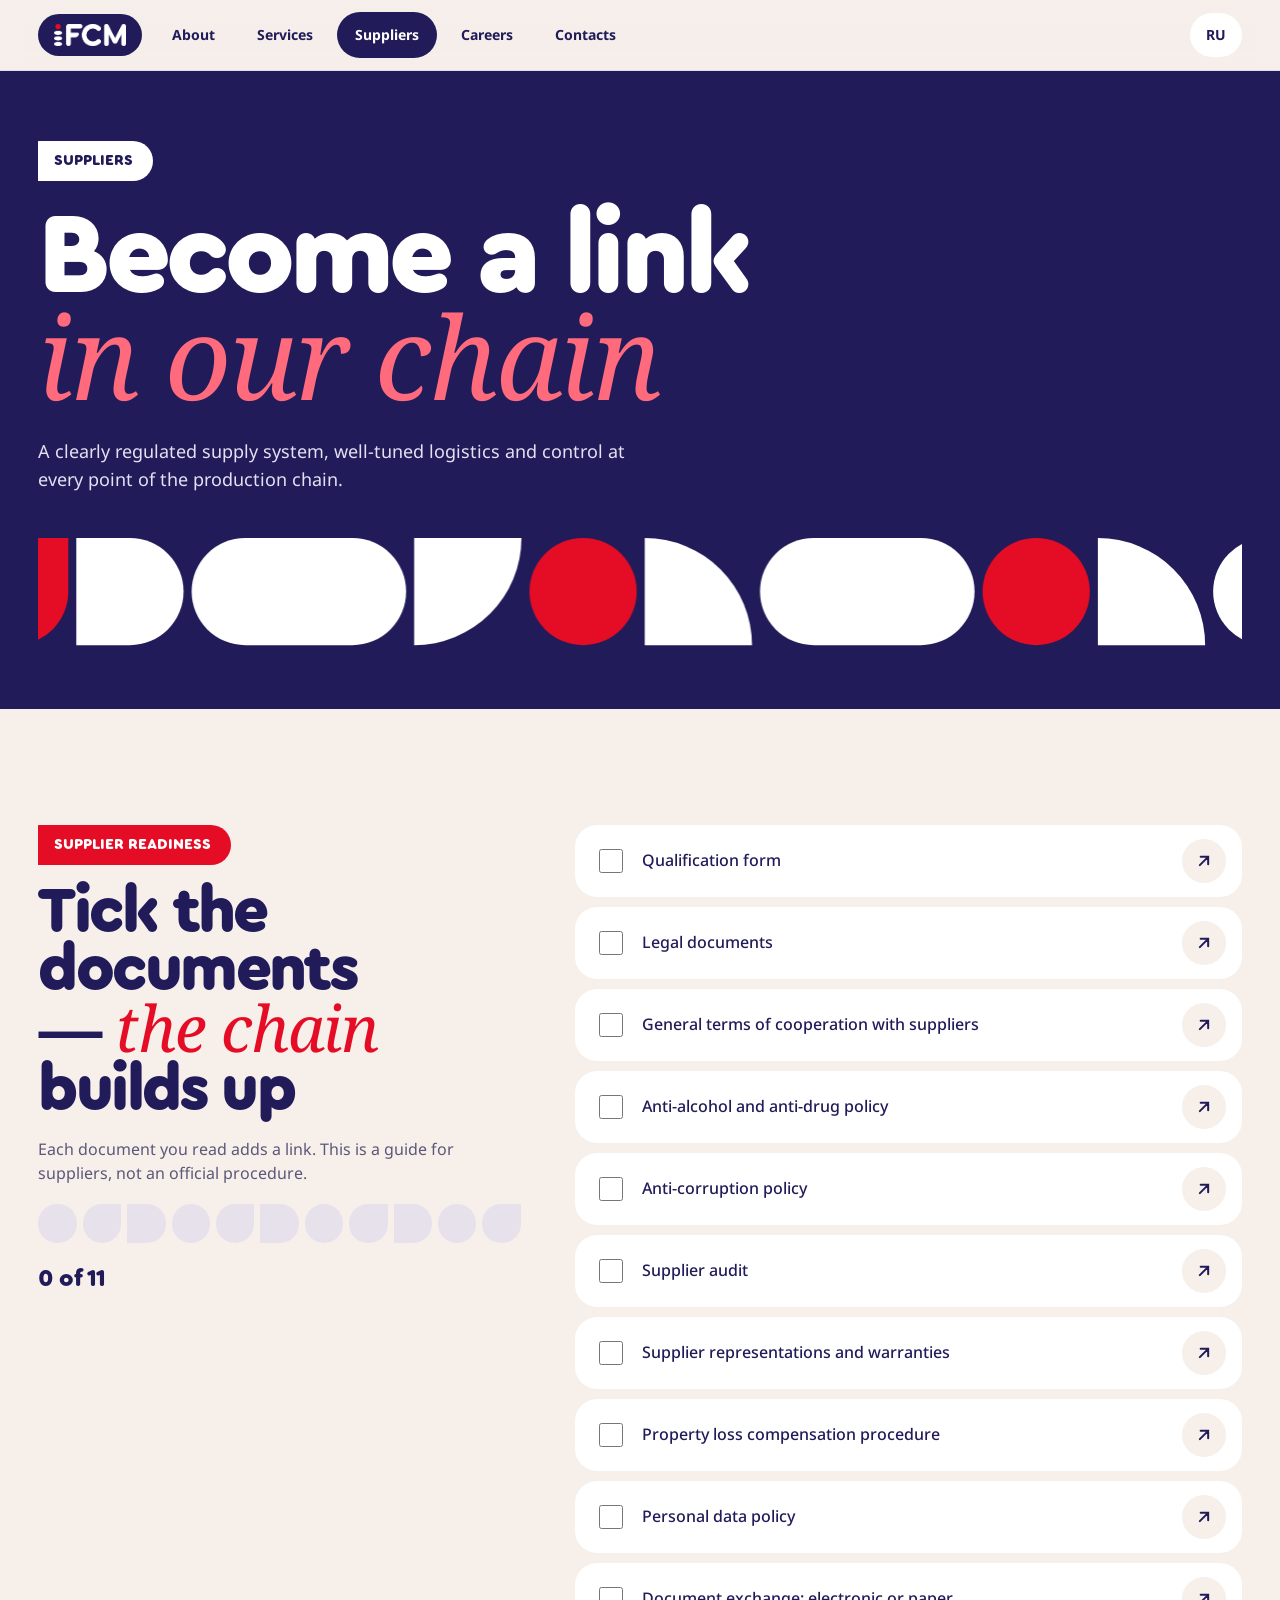
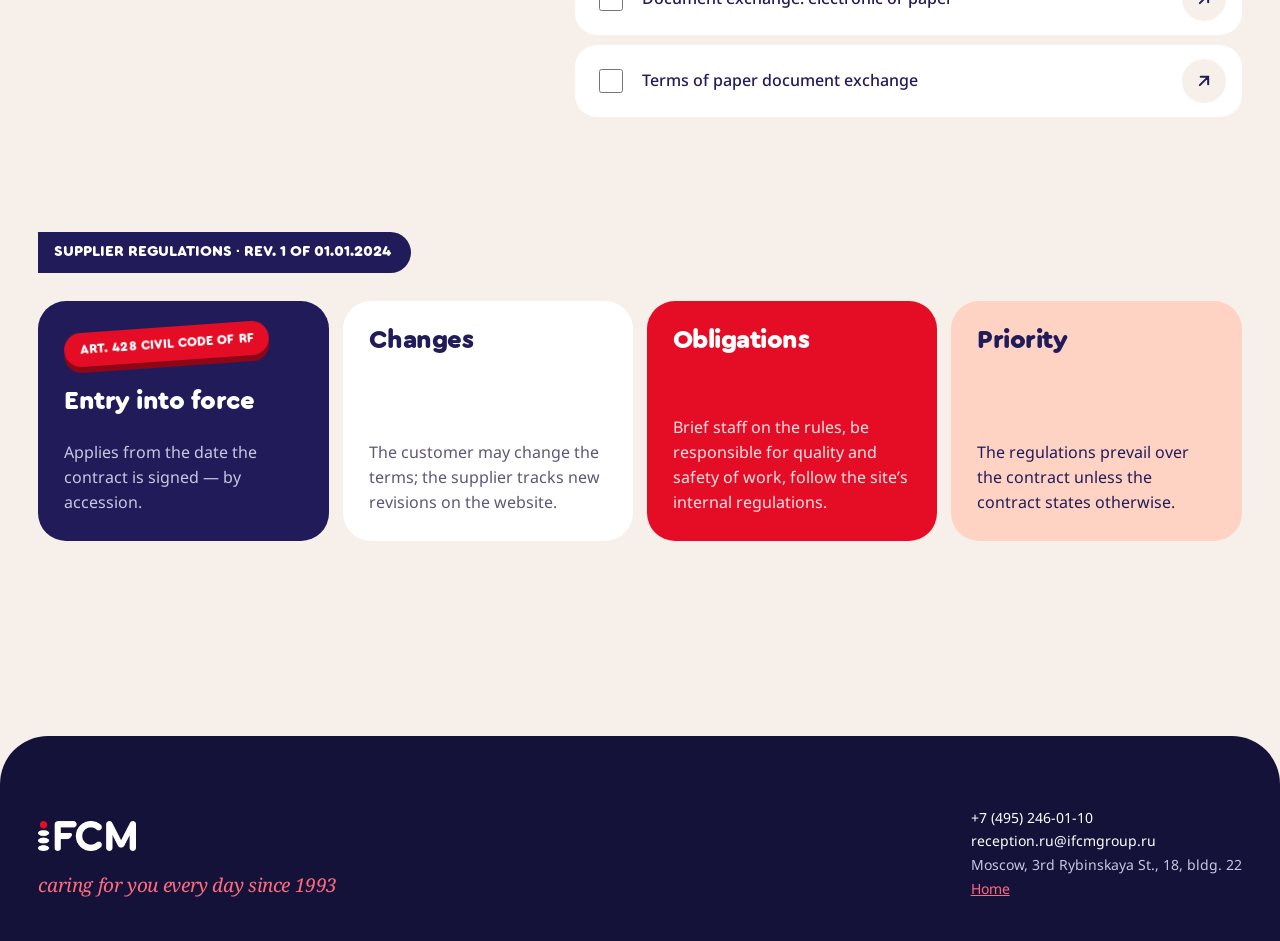
<file: en-suppliers.html>
<!doctype html>
<html lang="en">
<head>
<meta charset="utf-8">
<meta name="viewport" content="width=device-width,initial-scale=1,viewport-fit=cover">
<link rel="icon" href="assets/logo-blue.png">
<meta name="description" content="Положение для поставщиков iFCM GROUP and все документы.">
<title>Suppliers — iFCM GROUP</title>
<link rel="preconnect" href="https://fonts.googleapis.com">
<link rel="stylesheet" href="https://fonts.googleapis.com/css2?family=Noto+Sans:wght@400;500;700&family=Noto+Serif:ital,wght@1,400&display=swap">
<style>
/* Layout: витрина 5 внутренних страниц «Города of care»; у каждой своя фишка of референсов (Burrito Madre, Units, брендбук-the chain, Partake, R-O) */
@font-face{font-family:'Cera Round Pro';src:url(assets/CeraRoundPro-Black.otf) format('opentype');font-weight:900;font-display:swap}
:root{
  color-scheme:light;
  --navy:#211C59; --ink:#15123A; --red:#E50D26; --red-soft:#FF6B7D; --peach:#FFD3C4;
  --paper:#F6EFEA; --white:#FFFFFF; --muted:#5B5878; --line:#E2DCE6; --lilac:#C9C7E0; --sky:#2A2563;
  --display:'Cera Round Pro','Nunito','Arial Rounded MT Bold',sans-serif;
  --body:'Noto Sans',Arial,sans-serif; --serif:'Noto Serif',Georgia,serif;
  --gut:clamp(16px,3vw,40px);
}
*{box-sizing:border-box}
html{scroll-behavior:smooth}
body{margin:0;background:var(--paper);color:var(--ink);font-family:var(--body);font-size:16px;line-height:1.55;overflow-x:clip}
a{color:inherit}
:focus-visible{outline:2px solid var(--red);outline-offset:3px;border-radius:6px}
h1,h2,h3{text-wrap:balance;margin:0}
.d{font-family:var(--display);font-weight:900;letter-spacing:-.04em}
.s{font-family:var(--serif);font-style:italic;font-weight:400;letter-spacing:-.02em}
.lbl{font-size:12px;font-weight:500;letter-spacing:.07em;text-transform:uppercase}
.w{padding-inline:var(--gut)}
.wrap{max-width:1360px;margin-inline:auto}
.stk{display:inline-flex;align-items:center;justify-content:center;font-family:var(--display);font-weight:900;text-transform:uppercase;letter-spacing:.01em;border-radius:999px;white-space:nowrap;box-shadow:0 6px 0 var(--sh,#0E0B2B);padding:.55em 1.2em}
.stk.red{background:var(--red);color:#fff;--sh:#8E0716}.stk.navy{background:var(--navy);color:#fff;--sh:#0B0826}
.stk.white{background:#fff;color:var(--navy);--sh:#C9C7E0}.stk.peach{background:var(--peach);color:var(--navy);--sh:#E8A48E}
.plate{display:inline-flex;font-family:var(--display);font-weight:900;text-transform:uppercase;font-size:clamp(13px,1.2vw,17px);background:var(--red);color:#fff;padding:.55em 1.3em .55em 1em;border-radius:1.4em 999px 999px 0;align-self:flex-start}
.plate.navy{background:var(--navy)}.plate.white{background:#fff;color:var(--navy)}
.btn{display:inline-flex;align-items:center;justify-content:center;gap:10px;min-height:54px;padding:0 28px;border-radius:999px;border:0;background:var(--red);color:#fff;font:inherit;font-weight:700;text-decoration:none;cursor:pointer}
.btn.navy{background:var(--navy)}.btn.white{background:#fff;color:var(--navy)}
.sec{padding-block:clamp(70px,9vw,130px)}

.bdot{display:inline-block;flex:none;width:.5em;height:.5em;border-radius:50% 0 50% 50%;background:var(--red);align-self:center}
.arw{display:inline-block;vertical-align:middle}
/* ---------- верхняя панель витрины ---------- */
.bar{position:sticky;top:env(safe-area-inset-top,0px);z-index:50;display:flex;align-items:center;gap:12px;padding:12px var(--gut);background:rgba(246,239,234,.94);backdrop-filter:blur(10px);-webkit-backdrop-filter:blur(10px);border-bottom:1px solid var(--line);flex-wrap:wrap}
.bar .logo{background:var(--navy);border-radius:999px;padding:10px 16px;display:flex}
.bar .logo img{height:22px;width:auto;display:block}
.tabs{display:flex;gap:6px;overflow-x:auto;scrollbar-width:none;flex:1 1 auto;min-width:0}
.tabs::-webkit-scrollbar{display:none}
.tabs button{flex:none;border:0;cursor:pointer;font:inherit;font-weight:700;font-size:14px;padding:12px 18px;border-radius:999px;background:transparent;color:var(--navy);min-height:44px}
.tabs button[aria-selected="true"]{background:var(--navy);color:#fff}
.tabs button .ref{display:block;white-space:nowrap;font-weight:400;font-size:11px;opacity:.7;letter-spacing:.02em}
.page[hidden]{display:none}

/* ============ 1. О НАС — огромные буквы на фото (Burrito Madre) ============ */
.a-hero{position:relative;min-height:min(92svh,860px);overflow:hidden;padding-block:60px 40px;display:flex;align-items:flex-end}
.a-hero .ph{position:absolute;right:0;top:0;bottom:0;width:min(56%,860px);background-size:cover;background-position:50% 30%}
.a-hero .ph::after{content:"";position:absolute;inset:0;background:linear-gradient(90deg,var(--paper) 0%,rgba(246,239,234,0) 22%)}
.a-hero h1{position:relative;font-size:clamp(76px,15.5vw,250px);line-height:.8;color:var(--red);letter-spacing:-.055em}
.a-hero h1 span{display:block;animation:slideIn 1s cubic-bezier(.2,.8,.1,1) both}
.a-hero h1 span:nth-child(2){animation-delay:.1s;padding-left:.6em}.a-hero h1 span:nth-child(3){animation-delay:.2s}
@keyframes slideIn{from{transform:translateX(-14%);opacity:0}}
.a-hero .side{position:absolute;right:var(--gut);top:40px;max-width:320px;background:#fff;border-radius:24px;padding:20px;z-index:2;font-size:15px;color:var(--muted)}
.a-hero .side b{display:block;color:var(--navy);font-family:var(--display);font-size:20px;margin-bottom:6px}
.inl{display:inline-block;vertical-align:middle;width:1.9em;height:.9em;border-radius:999px;background-size:cover;background-position:center;position:relative;top:-.06em}
.inl.drop{width:.95em;border-radius:50% 0 50% 50%}
.manifest{font-size:clamp(32px,4.8vw,78px);line-height:1.04;color:var(--navy);max-width:1250px}
.manifest em{font-family:var(--serif);font-weight:400;color:var(--red)}
.trio{display:grid;grid-template-columns:repeat(auto-fit,minmax(min(100%,280px),1fr));gap:14px;margin-top:56px}
.trio div{border-top:2px solid var(--navy);padding-top:18px;display:flex;flex-direction:column;gap:10px}
.trio b{font-family:var(--display);font-size:24px;color:var(--navy);letter-spacing:-.02em}
.trio p{margin:0;color:var(--muted)}
.mission{background:var(--navy);color:#fff;overflow:hidden}
.mis{display:flex;flex-wrap:wrap;gap:clamp(28px,5vw,80px);align-items:center;position:relative}
.mis-drop{flex:none;width:clamp(200px,28vw,380px);aspect-ratio:1;max-width:100%;background:var(--red);border-radius:50% 0 50% 50%;display:flex;align-items:center;justify-content:center}
.mis-drop span{color:#fff;font-size:clamp(34px,4.4vw,62px)}
.mission .mis p{flex:1 1 380px;margin:0;min-width:0}
.mis-shapes{position:absolute;right:0;top:-30px;display:flex;gap:10px}
.mis-shapes span{width:clamp(36px,4vw,64px);aspect-ratio:1;border-radius:50%;background:var(--red)}
.mis-shapes span:nth-child(2){background:transparent;border:1.5px solid rgba(255,255,255,.6)}
.mis-shapes span:nth-child(3){border-radius:50% 50% 0 50%}
.fillword-unused{font-size:clamp(90px,21vw,360px);line-height:.8;letter-spacing:-.06em;color:transparent;background-size:cover;background-position:center 30%;-webkit-background-clip:text;background-clip:text;-webkit-text-stroke:0}
.mission p{font-size:clamp(22px,2.6vw,40px);line-height:1.2;max-width:900px;margin:30px 0 0}
.mission p em{font-family:var(--serif);color:var(--red-soft)}
.vstack{display:flex;flex-direction:column;gap:22px}
.vcard{position:sticky;border-radius:40px;padding:clamp(28px,4vw,56px);min-height:min(440px,64svh);display:flex;flex-wrap:wrap;gap:24px;justify-content:space-between;align-items:flex-end;box-shadow:0 -24px 60px rgba(21,18,58,.14);overflow:hidden}
.vcard h3{font-family:var(--display);font-size:clamp(46px,7vw,110px);line-height:.88;letter-spacing:-.045em;flex:1 1 420px}
.vcard p{margin:0;flex:1 1 320px;max-width:460px;font-size:18px}
.vcard .stk{position:absolute;top:28px;right:28px;transform:rotate(6deg);font-size:14px}
.safety{display:flex;flex-wrap:wrap;gap:40px;align-items:center}
.zero{font-size:clamp(200px,32vw,520px);line-height:.75;color:var(--red);flex:0 0 auto}
.badge{position:relative;width:170px;height:170px;border-radius:50%;background:var(--navy);color:#fff;display:flex;align-items:center;justify-content:center;flex:none}
.badge svg{position:absolute;inset:0;animation:spin 18s linear infinite}
@keyframes spin{to{transform:rotate(360deg)}}
.docgrid{display:grid;grid-template-columns:repeat(auto-fill,minmax(min(100%,300px),1fr));gap:12px}
.docgrid a{min-height:150px;border-radius:24px;padding:22px;display:flex;flex-direction:column;justify-content:space-between;text-decoration:none;font-weight:700;color:#fff;transition:transform .3s}
.docgrid a:hover{transform:translateY(-6px) rotate(-1deg)}
.docgrid a span:first-child{display:flex;justify-content:space-between;font-family:var(--display);font-size:20px}

/* ============ 2. УСЛУГИ — цветные плитки-индекс + падающие наклейки (Units + Partake) ============ */
.s-head{padding-block:60px 30px;display:flex;flex-wrap:wrap;gap:24px;justify-content:space-between;align-items:flex-end}
.s-head h1{font-size:clamp(56px,10vw,170px);line-height:.84;color:var(--navy)}
.s-head h1 .s{color:var(--red)}
.s-ui{display:flex;flex-wrap:wrap;gap:14px;align-items:stretch}
.s-idx{flex:0 0 280px;display:flex;flex-direction:column;gap:12px}
.s-idx button{border:0;cursor:pointer;text-align:left;border-radius:22px;padding:18px 20px;min-height:120px;display:flex;flex-direction:column;justify-content:space-between;font:inherit;color:#fff;transition:transform .3s,box-shadow .3s}
.s-idx button .n{display:flex;justify-content:space-between;font-family:var(--display);font-weight:900;font-size:22px}
.s-idx button b{font-size:17px;line-height:1.2}
.s-idx button[aria-pressed="true"]{transform:translateX(10px);box-shadow:-10px 0 0 var(--ink)}
.ubands{margin-top:clamp(20px,3vw,40px)}
/* About — вариант 4: фото в капле, текст под экраном */
.a-hero{min-height:min(90svh,860px);padding-block:30px 10px;align-items:flex-end}
.a-hero .ph{top:30px;bottom:30px;right:var(--gut);width:min(50%,720px);border-radius:50% 0 50% 50%;background-position:50% 20%}
.a-hero .ph::after{display:none}
.a-hero h1{z-index:3;color:var(--navy);font-size:clamp(90px,17.5vw,290px);line-height:.8;letter-spacing:-.06em}
.a-hero h1 span:nth-child(2){padding-left:.5em}
.a-hero h1 span:nth-child(3){color:var(--red)}
.a-side{padding-block:clamp(30px,4vw,60px)}
.side2{display:grid;grid-template-columns:minmax(0,.7fr) minmax(0,2fr);gap:clamp(16px,4vw,60px);align-items:baseline;border-top:2px solid var(--navy);padding-top:24px;color:var(--ink);font-size:clamp(22px,2.4vw,34px);line-height:1.35}
.side2 b{font-family:var(--display);font-weight:900;color:var(--red);font-size:clamp(28px,3vw,44px);letter-spacing:-.02em}
.ub{position:relative;overflow:hidden;padding:clamp(44px,6vw,90px) var(--gut)}
.ub.dk{background:#1B1650;color:#fff}.ub.lt{background:#FFF4EE;color:var(--navy)}
.ub::before,.ub::after{content:"";position:absolute;pointer-events:none}
.ub::before{width:clamp(200px,28vw,420px);height:clamp(200px,28vw,420px);right:-6%;top:-18%;border-radius:50% 0 50% 50%;background:var(--red)}
.ub::after{width:clamp(110px,14vw,220px);height:clamp(110px,14vw,220px);left:-3%;bottom:-12%;border-radius:50%;background:#3A3480}
.ub.rev::before{right:auto;left:-6%;border-radius:0 50% 50% 50%}
.ub.rev::after{left:auto;right:-3%;background:var(--red);border-radius:999px 999px 0 0}
.ub-in{position:relative;z-index:1;max-width:1360px;margin:0 auto;display:grid;grid-template-columns:minmax(0,1.1fr) minmax(0,.9fr);gap:clamp(28px,5vw,80px);align-items:center}
.ub.rev .ub-pic{order:-1}
.ub-n{display:block;font-size:clamp(44px,5vw,72px);line-height:1;letter-spacing:-.03em;color:var(--red)}.ub.dk .ub-n{color:#FF5A6E}
.ub h2{font-size:clamp(40px,5.6vw,84px);line-height:.9;margin:12px 0 18px}
.ub h2 .s{font-size:.9em}.ub.dk h2 .s{color:var(--peach)}.ub.lt h2 .s{color:var(--red)}
.ub-l{font-size:17px;margin:0 0 22px;max-width:520px;opacity:.9}
.ub ul{list-style:none;margin:0 0 28px;padding:0;columns:2;column-gap:28px;max-width:600px}
.ub li{break-inside:avoid;position:relative;padding:9px 0 9px 22px;border-top:1px solid rgba(255,255,255,.18);font-size:15.5px}
.ub.lt li{border-color:rgba(33,28,89,.12)}
.ub li::before{content:"";position:absolute;left:0;top:17px;width:10px;height:10px;border-radius:50% 0 50% 50%;background:var(--red)}.ub.dk li::before{background:#FF5A6E}
.ub-cta{display:inline-flex;align-items:center;gap:10px;padding:15px 26px;border-radius:999px;font-weight:700;text-decoration:none;background:var(--red);color:#fff;box-shadow:0 5px 0 #8E0716}
.ub-pic{position:relative}
.ub-ph{width:100%;max-width:520px;margin-inline:auto;background-size:cover}
.ub-pic .stk{position:absolute;left:4%;bottom:8%;font-size:clamp(16px,1.7vw,24px);transform:rotate(-4deg)}
.ub.rev .ub-pic .stk{left:auto;right:4%;transform:rotate(4deg)}
@media (max-width:820px){.ub-in{grid-template-columns:1fr}.ub-pic,.ub.rev .ub-pic{order:-1}.ub-ph{max-width:340px}.ub ul{column-gap:16px}.ub li{font-size:14px;padding:8px 0 8px 18px}.ub li::before{width:8px;height:8px;top:15px}.ub h2{font-size:clamp(38px,11vw,60px)}}
@media (max-width:360px){.ub li{font-size:13px}}
/* About: карточка не на лице */
.a-hero .side{top:auto;bottom:36px;right:var(--gut);max-width:300px}
.s-stage{flex:1 1 640px;min-width:0;position:relative;border-radius:36px;overflow:hidden;min-height:620px;background:var(--ink)}
.s-stage .ph{position:absolute;inset:0;background-size:cover;background-position:center;transition:opacity .5s}
.s-stage .sh{position:absolute;inset:0;background:linear-gradient(180deg,rgba(21,18,58,.1) 30%,rgba(21,18,58,.9))}
.s-stage .tx{position:absolute;left:0;right:0;bottom:0;padding:clamp(22px,3vw,40px);color:#fff;display:flex;flex-direction:column;gap:14px}
.s-stage h2{font-size:clamp(34px,4.4vw,64px);line-height:.92}
.s-stage p{margin:0;max-width:560px;color:#E3E1F3}
.drops{position:absolute;inset:0 0 40% 0;pointer-events:none}
.drops .stk{position:absolute;font-size:clamp(12px,1.1vw,15px);animation:drop .7s cubic-bezier(.3,1.4,.5,1) both;pointer-events:auto;cursor:default;transition:transform .2s}
.drops .stk:hover{transform:rotate(0) scale(1.08) !important}
@keyframes drop{from{opacity:0;translate:0 -140px}}
.marq{overflow:hidden;padding-block:50px}
.marq div{display:flex;gap:44px;width:max-content;animation:mq 40s linear infinite;font-size:clamp(46px,7vw,110px);line-height:1;color:var(--navy)}
.marq .out{color:transparent;-webkit-text-stroke:2px var(--navy)}
@keyframes mq{to{transform:translateX(-50%)}}

/* ============ 3. ПОСТАВЩИКАМ — фирменная «the chain» (брендбук) ============ */
.p-hero{background:var(--navy);color:#fff;padding-block:70px 60px;overflow:hidden}
.p-hero h1{font-size:clamp(52px,9vw,150px);line-height:.86}
.p-hero h1 .s{color:var(--red-soft)}
#chain{display:block;width:100%;height:clamp(70px,9vw,120px);margin-top:40px}
.chk-wrap{display:flex;flex-wrap:wrap;gap:clamp(24px,4vw,60px);align-items:flex-start}
.chk-l{flex:1 1 380px;position:sticky;top:90px;display:flex;flex-direction:column;gap:18px}
.chk-l h2{font-size:clamp(40px,5vw,76px);line-height:.9;color:var(--navy)}
.prog{display:flex;gap:6px;flex-wrap:wrap}
.prog i{width:clamp(26px,3vw,40px);height:clamp(26px,3vw,40px);background:#E7E1EC;transition:background .3s,border-radius .3s}
.prog i:nth-child(3n+1){border-radius:50%}.prog i:nth-child(3n+2){border-radius:50% 0 50% 50%}.prog i:nth-child(3n){border-radius:0 50% 50% 0}
.prog i.on{background:var(--red)}.prog i.on:nth-child(even){background:var(--navy)}
.chk-r{flex:1.4 1 520px;min-width:0;display:flex;flex-direction:column;gap:10px}
.doc{display:flex;align-items:center;gap:16px;background:#fff;border-radius:22px;padding:14px 16px 14px 20px;min-height:72px}
.doc input{width:24px;height:24px;accent-color:var(--red);flex:none}
.doc label{flex:1;font-weight:500;color:var(--navy);cursor:pointer}
.doc a{flex:none;width:44px;height:44px;border-radius:50%;background:var(--paper);display:flex;align-items:center;justify-content:center;color:var(--navy)}
.doc.done{background:var(--peach)}
.rules{display:grid;grid-template-columns:repeat(auto-fit,minmax(min(100%,250px),1fr));gap:14px}
.rule{border-radius:28px;padding:26px;min-height:240px;display:flex;flex-direction:column;justify-content:space-between;gap:16px}
.rule b{font-family:var(--display);font-size:26px;line-height:1;letter-spacing:-.02em}

/* ============ 4. КАРЬЕРА — коллаж and наклейки (Partake) ============ */
.c-hero{position:relative;padding-block:50px 80px;overflow:hidden}
.c-hero h1{font-size:clamp(60px,11vw,190px);line-height:.82;color:var(--navy);position:relative;z-index:3}
.c-hero h1 .s{color:var(--red)}
.collage{position:relative;height:clamp(420px,52vw,640px);margin-top:-60px}
.collage .ph{position:absolute;background-size:cover;background-position:center 25%}
.collage .p1{left:2%;top:12%;width:26%;height:78%;border-radius:999px 999px 30px 30px}
.collage .p2{left:31%;top:30%;width:22%;height:56%;border-radius:50% 0 50% 50%}
.collage .p3{left:56%;top:6%;width:24%;height:62%;border-radius:30px}
.collage .p4{left:82%;top:40%;width:17%;height:50%;border-radius:0 999px 999px 0}
.collage .stk{position:absolute;z-index:4;font-size:clamp(13px,1.5vw,22px);animation:pop .6s cubic-bezier(.3,1.5,.5,1) both;transition:transform .2s}
.collage .stk:hover{transform:rotate(0) scale(1.1) !important}
@keyframes pop{from{opacity:0;transform:scale(.3) rotate(-30deg)}}
.stk-row{display:none}
.prof{display:flex;flex-wrap:wrap;gap:10px}
.prof button{border:2px solid var(--navy);background:transparent;color:var(--navy);border-radius:999px;padding:12px 20px;font:inherit;font-weight:700;cursor:pointer;min-height:48px}
.prof button[aria-pressed="true"]{background:var(--navy);color:#fff}
.qs{display:grid;grid-template-columns:repeat(auto-fit,minmax(min(100%,300px),1fr));gap:18px}
.q{border-radius:32px;padding:30px;display:flex;flex-direction:column;gap:18px;transition:transform .35s}
.q:nth-child(1){transform:rotate(-1.5deg)}.q:nth-child(2){transform:rotate(1deg) translateY(30px)}.q:nth-child(3){transform:rotate(-.5deg)}
.q:hover{transform:rotate(0) translateY(-6px)}
.q blockquote{margin:0;font-family:var(--serif);font-style:italic;font-size:clamp(19px,1.6vw,23px);line-height:1.4}
.perks{display:grid;grid-template-columns:repeat(auto-fit,minmax(min(100%,240px),1fr));gap:14px}
.perk{background:#fff;border-radius:28px;padding:26px;display:flex;flex-direction:column;gap:10px;position:relative;overflow:hidden}
.perk .sh{position:absolute;right:-20px;top:-20px;width:90px;height:90px;opacity:.95}
.perk b{font-family:var(--display);font-size:24px;color:var(--navy);letter-spacing:-.02em;position:relative;max-width:75%}
.perk p{margin:0;color:var(--muted);position:relative}

/* ============ 5. КОНТАКТЫ — 3D-квартал с офисом (R-O) + форма-плашки (Units) ============ */
.k-hero{position:relative;height:min(84svh,760px);min-height:520px;overflow:hidden;color:#fff;touch-action:pan-y}
#mini{position:absolute;inset:0;width:100%;height:100%;display:block;cursor:grab}
.k-hero .in{position:relative;height:100%;display:flex;flex-direction:column;justify-content:flex-end;padding-block:30px 44px;pointer-events:none}
.k-hero h1{font-size:clamp(60px,11vw,190px);line-height:.82;text-shadow:0 6px 40px rgba(21,18,58,.35)}
.pin{position:absolute;z-index:3;transform:translate(-50%,-100%);pointer-events:none}
.pin .stk{font-size:13px}
.k-row{display:flex;flex-wrap:wrap;gap:12px;margin-top:24px;position:relative;z-index:4}
.k-red{flex:1 1 360px;background:var(--red);color:#fff;border-radius:999px;display:flex;align-items:center;justify-content:center;min-height:96px;font-size:clamp(22px,2.4vw,34px);padding:0 28px;text-align:center}
.k-form{flex:2 1 460px;min-width:0;background:var(--peach);border-radius:999px;display:flex;align-items:center;gap:10px;padding:8px 8px 8px 28px;min-height:96px}
.k-form input{flex:1;min-width:0;border:0;background:transparent;font:inherit;font-size:20px;color:var(--ink);min-height:60px}
.k-form input::placeholder{color:#8E6A5E}
.k-form button{flex:none;width:80px;height:80px;border-radius:24px;border:0;background:var(--ink);color:#fff;cursor:pointer;display:flex;align-items:center;justify-content:center}
.topics{display:flex;flex-wrap:wrap;gap:10px;margin-top:18px}
.topics button{border:0;border-radius:999px;padding:12px 18px;font:inherit;font-weight:700;cursor:pointer;background:#fff;color:var(--navy);min-height:46px}
.topics button[aria-pressed="true"]{background:var(--navy);color:#fff}
.drag-hint{display:inline-flex;align-items:center;justify-content:center;width:52px;height:52px;margin-bottom:16px;background:rgba(21,18,58,.55);border-radius:50%;animation:sway 2.4s ease-in-out infinite;transition:opacity .5s}
.drag-hint.off{opacity:0}
@keyframes sway{0%,100%{transform:translateX(0)}50%{transform:translateX(8px)}}
.k-grid{display:flex;flex-wrap:wrap;gap:16px;margin-top:-40px;position:relative;z-index:4;align-items:flex-start}
.k-quick{flex:1 1 320px;min-width:0;display:flex;flex-direction:column;gap:12px;padding-top:56px}
.k-btn{display:flex;flex-direction:column;gap:6px;border-radius:28px;padding:22px 24px;text-decoration:none;box-shadow:0 10px 30px rgba(21,18,58,.08)}
.k-btn b{font-size:clamp(22px,2.4vw,30px);line-height:1.1}
.k-card{flex:1.6 1 440px;min-width:0;background:#fff;border-radius:36px;padding:clamp(22px,3vw,40px);display:flex;flex-direction:column;gap:18px;box-shadow:0 20px 60px rgba(21,18,58,.12)}
.k-card h2{font-size:clamp(30px,3.4vw,48px);line-height:1;color:var(--navy)}
.k-card .topics{margin:0}
.k-card .topics button{background:var(--paper)}
.k-card .topics button[aria-pressed="true"]{background:var(--navy);color:#fff}
.k-fields{display:grid;grid-template-columns:repeat(2,minmax(0,1fr));gap:14px}
.k-fields label{display:flex;flex-direction:column;gap:6px;font-weight:500;font-size:14px;color:var(--navy);min-width:0}
.k-fields .full{grid-column:1/-1}
.k-fields input,.k-fields textarea{font:inherit;font-size:16px;min-height:54px;padding:12px 16px;border-radius:16px;border:1.5px solid #DCD6E4;background:#fff;color:var(--ink);width:100%}
.k-fields textarea{min-height:110px;resize:vertical}
.k-chk{display:flex;gap:10px;align-items:flex-start;font-size:14px;color:var(--muted)}
.k-chk input{width:20px;height:20px;flex:none;accent-color:var(--red)}
@media (max-width:600px){.k-fields{grid-template-columns:minmax(0,1fr)}.k-grid{margin-top:0}.k-quick{padding-top:24px}}
.kinfo{display:grid;grid-template-columns:repeat(auto-fit,minmax(min(100%,260px),1fr));gap:14px}
.kinfo>div{border-radius:28px;padding:26px;min-height:180px;display:flex;flex-direction:column;justify-content:space-between;gap:12px}
.ok{min-height:22px;color:var(--red);margin-top:10px;font-size:15px}

/* подвал витрины */
.foot{background:var(--ink);color:#fff;border-radius:48px 48px 0 0;padding-block:70px 40px;margin-top:80px}
.foot .row{display:flex;flex-wrap:wrap;gap:30px;justify-content:space-between;align-items:flex-end}

@media (max-width:600px){.tabs button .ref{display:none}.tabs button{padding:10px 14px}}
@media (max-width:900px){
  .s-idx{flex:1 1 100%;flex-direction:row;overflow-x:auto}
  .s-idx button{flex:0 0 200px;min-height:110px}
  .s-idx button[aria-pressed="true"]{transform:translateY(-6px);box-shadow:0 6px 0 var(--ink)}
  .s-stage{min-height:0;display:flex;flex-direction:column}
  .s-stage .sh{background:rgba(21,18,58,.72)}
  .drops{position:relative;inset:auto;display:flex;flex-wrap:wrap;gap:12px;padding:22px 20px 6px}
  .drops .stk{position:static;transform:none !important}
  .s-stage .tx{position:relative}
  .mis-shapes{display:none}
  .chk-l{position:static}
  .collage{height:clamp(500px,124vw,780px);margin-top:16px;margin-bottom:clamp(-110px,-15vw,-70px)}
  .collage .p1{left:0;top:5%;width:47%;height:60%}.collage .p2{left:51%;top:5%;width:49%;height:30%;background-position:center 15%}
  .collage .p3{left:51%;top:42%;width:49%;height:36%;background-position:center 20%}.collage .p4{display:none}
  .q:nth-child(2){transform:none}
  .collage .stk{font-size:clamp(12px,3.4vw,18px)}
  .collage .stk:nth-of-type(1){left:2% !important;top:1% !important;transform:rotate(-6deg) !important}
  .collage .stk:nth-of-type(2){left:60% !important;top:1.5% !important;transform:rotate(6deg) !important}
  .collage .stk:nth-of-type(5){left:56% !important;top:36.5% !important;transform:rotate(-5deg) !important}
  .collage .stk:nth-of-type(4){left:5% !important;top:61% !important;transform:rotate(4deg) !important}
  .collage .stk:nth-of-type(3){left:46% !important;top:74% !important;transform:rotate(-3deg) !important}
}
/* About: раскладка «как на компьютере» до 560px */
@media (max-width:900px) and (min-width:561px){
  .a-hero{min-height:min(80svh,640px);padding-block:40px 30px}
  .a-hero .ph{width:52%}
  .a-hero h1{font-size:clamp(70px,15vw,130px)}
}
@media (max-width:560px){
  .a-hero{flex-direction:column;align-items:stretch;min-height:0;padding-block:0 30px;gap:22px}
  .a-hero .ph{position:relative;width:auto;height:min(64vw,360px);margin-inline:calc(-1*var(--gut));order:0}
  .a-hero .ph::after{display:none}
  .a-hero h1{order:1;font-size:clamp(64px,19vw,120px)}
  .a-hero .side{position:relative;right:auto;top:auto;bottom:auto;order:2;max-width:none}
}
@media (max-width:560px){.a-hero .ph{top:auto;bottom:auto;right:auto;width:auto;border-radius:0 0 50% 50%;height:min(90vw,380px)}.side2{grid-template-columns:1fr;gap:10px;font-size:21px}}
@media (prefers-reduced-motion:reduce){*{animation:none !important;transition:none !important}}
.lang-sw{margin-left:auto;flex:none;background:#fff;color:var(--navy);border-radius:999px;padding:11px 16px;font-weight:700;font-size:14px;text-decoration:none}.lang-sw:hover{background:var(--peach)}@media (max-width:700px){.bar .logo{order:0}.lang-sw{order:1}.bar .tabs{order:2}.k-hero h1{color:var(--navy);text-shadow:none}}
.a-hero h1{font-size:clamp(56px,10vw,170px)!important}
</style>

<script src="assets/config.js"></script>
</head>
<body>
<header class="bar">
  <a class="logo" href="en.html" aria-label="iFCM — home"><img src="assets/logo-white.png" alt="iFCM"></a>
  <nav class="tabs" role="tablist" aria-label="Site sections">
    <button role="tab" data-p="about" aria-selected="false">About</button>
    <button role="tab" data-p="services" aria-selected="false">Services</button>
    <button role="tab" data-p="suppliers" aria-selected="true">Suppliers</button>
    <button role="tab" data-p="career" aria-selected="false">Careers</button>
    <button role="tab" data-p="contacts" aria-selected="false">Contacts</button>
  </nav>
  <a class="lang-sw" href="suppliers.html" hreflang="ru">RU</a>
</header>

<main>
<!-- ======================= 1. О НАС ======================= -->
<section class="page" id="about" role="tabpanel" hidden>
  <div class="a-hero w">
    <div class="ph" role="img" aria-label="iFCM engineer with a laptop on site" style="background-image:url(img/laptop.jpg)"></div>
    <h1 class="d"><span>Since 1993</span><span>by your</span><span>side.</span></h1>
  </div>
  <div class="a-side w"><div class="wrap"><div class="side2"><b>iFCM GROUP</b>Since 1993 — from a Sodexo representative office to a fully independent Russian company with international standards.</div></div></div>

  <div class="sec w"><div class="wrap">
    <span class="plate" style="margin-bottom:34px">Who we are</span>
    <p class="manifest d">We create and develop <em>corporate catering</em> and <em>technical building operation</em> services — for 110,000 people every day.</p>
    <div class="trio">
      <div><b>What we do</b><p>Every day we create, develop and manage flawless services that improve quality of life.</p></div>
      <div><b>How we do it</b><p>Safely, with 100% quality, consistently, honestly, thoughtfully and responsibly.</p></div>
      <div><b>Why we do it</b><p>So that clients are satisfied, employees are engaged and confident in tomorrow, and suppliers are stable.</p></div>
    </div>
  </div></div>

  <div class="mission sec w"><div class="wrap mis">
    <div class="mis-shapes" aria-hidden="true"><span></span><span></span><span></span></div>
    <div class="mis-drop"><span class="d">Mission</span></div>
    <p>To let every person feel <em>comfort, safety</em> and flawless service at work that improves their quality of life.</p>
  </div></div>

  <div class="sec w"><div class="wrap">
    <span class="plate navy" style="margin-bottom:34px">Brand values</span>
    <div class="vstack">
      <div class="vcard" style="top:90px;background:#fff;color:var(--navy)"><span class="stk red">01</span><h3>People</h3><p style="color:var(--muted)">People are our main value and the key to the company’s success. People and everyday care for their quality of life are the basis of everything we do.</p></div>
      <div class="vcard" style="top:120px;background:var(--navy);color:#fff"><span class="stk white">02</span><h3>Safety</h3><p style="color:var(--lilac)">The foundation of every iFCM process. No compromises when it comes to the life and health of clients and employees.</p></div>
      <div class="vcard" style="top:150px;background:var(--red);color:#fff"><span class="stk navy">03</span><h3>Entrepre&shy;neurial spirit</h3><p style="color:#FFE3E6">Freedom to develop your own ideas and responsibility for the result are basic principles for every employee.</p></div>
      <div class="vcard" style="top:180px;background:var(--peach);color:var(--navy)"><span class="stk red">04</span><h3>Partnership</h3><p>Built on trust and honesty. We listen to our clients’ needs and faithfully fulfil our obligations.</p></div>
      <div class="vcard" style="top:210px;background:var(--ink);color:#fff"><span class="stk peach">05</span><h3>Social responsi&shy;bility</h3><p style="color:var(--lilac)">We choose sustainable development: we support local producers, health, the environment and charity.</p></div>
    </div>
  </div></div>

  <div class="sec w" style="padding-top:0"><div class="wrap safety">
    <div class="zero d">0</div>
    <div style="flex:1 1 380px;display:flex;flex-direction:column;gap:22px">
      <h2 class="d" style="font-size:clamp(40px,5vw,76px);line-height:.9;color:var(--navy)">injuries — <span class="s" style="color:var(--red)">the main goal</span> of occupational safety</h2>
      <p style="margin:0;font-size:18px;color:var(--muted);max-width:560px">Uncompromising compliance with occupational and food safety standards. 7 regions, one set of standards.</p>
      <div class="badge"><svg viewBox="0 0 170 170" aria-hidden="true"><defs><path id="bc" d="M85,85 m-64,0 a64,64 0 1,1 128,0 a64,64 0 1,1 -128,0"/></defs><text fill="#fff" font-size="11" font-weight="700" letter-spacing="3" font-family="Noto Sans, Arial"><textPath href="#bc">GOST R ISO 9001 · QUALITY SYSTEM ·</textPath></text></svg><span class="d" style="font-size:30px;line-height:.9;text-align:center">ISO<br>9001</span></div>
    </div>
  </div></div>

  <div class="sec w" style="padding-top:0"><div class="wrap">
    <span class="plate" style="margin-bottom:28px">Documents</span>
    <div class="docgrid">
      <a href="https://drive.google.com/file/d/1D66KgCKiIPITLgq131954k7GGWC4IQ_Y/view?usp=sharing" target="_blank" rel="noopener" style="background:var(--navy)"><span><span>01</span><span><svg class="arw" width="20" height="20" viewBox="0 0 24 24" fill="none" stroke="currentColor" stroke-width="2.4" stroke-linecap="round" aria-hidden="true"><path d="M7 17L17 7M8 7h9v9"/></svg></span></span>Occupational safety system data</a>
      <a href="https://drive.google.com/file/d/1UrJRH3wMavhTzJ2SHcm08IFekiwBRG5M/view" target="_blank" rel="noopener" style="background:var(--red)"><span><span>02</span><span><svg class="arw" width="20" height="20" viewBox="0 0 24 24" fill="none" stroke="currentColor" stroke-width="2.4" stroke-linecap="round" aria-hidden="true"><path d="M7 17L17 7M8 7h9v9"/></svg></span></span>Anti-alcohol policy</a>
      <a href="https://drive.google.com/file/d/1yCam7RIS36lduGr7LoDhpSAOm9wahNjR/view" target="_blank" rel="noopener" style="background:var(--peach);color:var(--navy)"><span><span>03</span><span><svg class="arw" width="20" height="20" viewBox="0 0 24 24" fill="none" stroke="currentColor" stroke-width="2.4" stroke-linecap="round" aria-hidden="true"><path d="M7 17L17 7M8 7h9v9"/></svg></span></span>Code of business conduct</a>
      <a href="https://drive.google.com/file/d/1nxNTRfUfp8L71Z4tBhcSdBrKb00bNc49/view" target="_blank" rel="noopener" style="background:var(--ink)"><span><span>04</span><span><svg class="arw" width="20" height="20" viewBox="0 0 24 24" fill="none" stroke="currentColor" stroke-width="2.4" stroke-linecap="round" aria-hidden="true"><path d="M7 17L17 7M8 7h9v9"/></svg></span></span>Occupational health, safety & environment policy</a>
      <a href="https://disk.360.yandex.ru/i/gnEF3XklKYBSMg" target="_blank" rel="noopener" style="background:#fff;color:var(--navy)"><span><span>05</span><span><svg class="arw" width="20" height="20" viewBox="0 0 24 24" fill="none" stroke="currentColor" stroke-width="2.4" stroke-linecap="round" aria-hidden="true"><path d="M7 17L17 7M8 7h9v9"/></svg></span></span>Personal data processing</a>
      <a href="https://www.ifcmgroup.ru/policy2" target="_blank" rel="noopener" style="background:var(--sky)"><span><span>06</span><span><svg class="arw" width="20" height="20" viewBox="0 0 24 24" fill="none" stroke="currentColor" stroke-width="2.4" stroke-linecap="round" aria-hidden="true"><path d="M7 17L17 7M8 7h9v9"/></svg></span></span>Cookie policy</a>
    </div>
  </div></div>
</section>

<!-- ======================= 2. УСЛУГИ ======================= -->
<section class="page" id="services" role="tabpanel" hidden>
  <div class="s-head w wrap">
    <h1 class="d">100+ <span class="s">services</span><br>turnkey</h1>
    <p style="margin:0;max-width:380px;font-size:18px;color:var(--muted)">Four areas and over a hundred services — covered by one contract.</p>
  </div>
  <div class="ubands">
<div class="ub dk" id="s1"><div class="ub-in"><div class="ub-tx"><span class="ub-n d">01 / 04</span><h2 class="d">Catering<br><span class="s">services</span></h2><p class="ub-l">From full-cycle canteens and central kitchens to hot lunch delivery right to the workplace.</p><ul><li>Restaurant for day and night shifts</li><li>Full-cycle kitchen</li><li>Office delivery</li><li>Honesty coffee point</li><li>Banquets & VIP</li><li>Meal subsidy cards</li><li>Food events calendar</li><li>Restaurant bonuses</li></ul><a class="ub-cta" href="en-contacts.html">Send a request <svg width="18" height="18" viewBox="0 0 24 24" fill="none" stroke="currentColor" stroke-width="2.6" stroke-linecap="round" aria-hidden="true"><path d="M5 12h14M13 6l6 6-6 6"/></svg></a></div><div class="ub-pic"><div class="ub-ph" role="img" aria-label="Catering services" style="background-image:url(img/salad.jpg);background-position:62% 30%;border-radius:50% 0 50% 50%;aspect-ratio:1/1"></div><span class="stk red">Tasty</span></div></div></div>
<div class="ub lt rev" id="s2"><div class="ub-in"><div class="ub-tx"><span class="ub-n d">02 / 04</span><h2 class="d">Building<br><span class="s">operations 24/7</span></h2><p class="ub-l">All engineering systems running around the clock — on site or with mobile teams.</p><ul><li>Electrics & electrical testing</li><li>Lighting</li><li>Access control & CCTV</li><li>Fire alarm systems</li><li>Water supply</li><li>Treatment systems</li><li>Elevators & boilers</li><li>Construction repairs</li></ul><a class="ub-cta" href="en-contacts.html">Send a request <svg width="18" height="18" viewBox="0 0 24 24" fill="none" stroke="currentColor" stroke-width="2.6" stroke-linecap="round" aria-hidden="true"><path d="M5 12h14M13 6l6 6-6 6"/></svg></a></div><div class="ub-pic"><div class="ub-ph" role="img" aria-label="Building operations 24/7" style="background-image:url(img/ceiling.jpg);background-position:55% 25%;border-radius:50%;aspect-ratio:1/1"></div><span class="stk white">Reliable</span></div></div></div>
<div class="ub dk" id="s3"><div class="ub-in"><div class="ub-tx"><span class="ub-n d">03 / 04</span><h2 class="d">Infrastructure<br><span class="s">management</span></h2><p class="ub-l">All infrastructure tasks under a single contract.</p><ul><li>Cleaning</li><li>Reception</li><li>Security</li><li>Landscaping</li><li>Mail room</li><li>Waste management</li><li>Laundry</li><li>Transport</li><li>Fitness & leisure</li></ul><a class="ub-cta" href="en-contacts.html">Send a request <svg width="18" height="18" viewBox="0 0 24 24" fill="none" stroke="currentColor" stroke-width="2.6" stroke-linecap="round" aria-hidden="true"><path d="M5 12h14M13 6l6 6-6 6"/></svg></a></div><div class="ub-pic"><div class="ub-ph" role="img" aria-label="Infrastructure management" style="background-image:url(img/gardener.jpg);background-position:30% 30%;border-radius:999px 999px 28px 28px;aspect-ratio:4/5"></div><span class="stk navy" style="left:-3%;bottom:3%">Clean</span></div></div></div>
<div class="ub lt rev" id="s4"><div class="ub-in"><div class="ub-tx"><span class="ub-n d">04 / 04</span><h2 class="d">Residential complexes<br><span class="s">turnkey</span></h2><p class="ub-l">Remote camps and residential complexes: accommodation, catering, engineering.</p><ul><li>Hospitality services</li><li>Balanced meals</li><li>Engineering systems operation</li></ul><a class="ub-cta" href="en-contacts.html">Send a request <svg width="18" height="18" viewBox="0 0 24 24" fill="none" stroke="currentColor" stroke-width="2.6" stroke-linecap="round" aria-hidden="true"><path d="M5 12h14M13 6l6 6-6 6"/></svg></a></div><div class="ub-pic"><div class="ub-ph" role="img" aria-label="Turnkey residential complexes" style="background-image:url(img/engineers.jpg);background-position:65% 30%;border-radius:0 50% 50% 50%;aspect-ratio:1/1"></div><span class="stk peach">Like home</span></div></div></div>
  </div>
  <div class="marq" aria-hidden="true"><div class="d"><span>Catering</span><span class="bdot" aria-hidden="true"></span><span class="out">Engineering 24/7</span><span class="bdot" aria-hidden="true"></span><span>Cleaning</span><span class="bdot" aria-hidden="true"></span><span class="out">Remote camps</span><span class="bdot" aria-hidden="true"></span><span>Catering</span><span class="bdot" aria-hidden="true"></span><span class="out">Engineering 24/7</span><span class="bdot" aria-hidden="true"></span><span>Cleaning</span><span class="bdot" aria-hidden="true"></span><span class="out">Remote camps</span><span class="bdot" aria-hidden="true"></span></div></div>
</section>

<!-- ======================= 3. ПОСТАВЩИКАМ ======================= -->
<section class="page" id="suppliers" role="tabpanel">
  <div class="p-hero w"><div class="wrap">
    <span class="plate white" style="margin-bottom:26px">Suppliers</span>
    <h1 class="d">Become a link <span class="s">in our chain</span></h1>
    <p style="margin:24px 0 0;max-width:620px;font-size:18px;color:#E3E1F3">A clearly regulated supply system, well-tuned logistics and control at every point of the production chain.</p>
    <canvas id="chain" aria-hidden="true"></canvas>
  </div></div>

  <div class="sec w"><div class="wrap chk-wrap">
    <div class="chk-l">
      <span class="plate">Supplier readiness</span>
      <h2 class="d">Tick the documents — <span class="s" style="color:var(--red)">the chain</span> builds up</h2>
      <p style="margin:0;color:var(--muted)">Each document you read adds a link. This is a guide for suppliers, not an official procedure.</p>
      <div class="prog" id="prog" aria-hidden="true"></div>
      <p class="d" id="progTxt" style="margin:0;font-size:24px;color:var(--navy)">0 of 11</p>
    </div>
    <div class="chk-r" id="docs"></div>
  </div></div>

  <div class="sec w" style="padding-top:0"><div class="wrap">
    <span class="plate navy" style="margin-bottom:28px">Supplier regulations · rev. 1 of 01.01.2024</span>
    <div class="rules">
      <div class="rule" style="background:var(--navy);color:#fff"><span class="stk red" style="align-self:flex-start;transform:rotate(-4deg);font-size:13px">Art. 428 Civil Code of RF</span><b>Entry into force</b><p style="margin:0;color:var(--lilac)">Applies from the date the contract is signed — by accession.</p></div>
      <div class="rule" style="background:#fff;color:var(--navy)"><b>Changes</b><p style="margin:0;color:var(--muted)">The customer may change the terms; the supplier tracks new revisions on the website.</p></div>
      <div class="rule" style="background:var(--red);color:#fff"><b>Obligations</b><p style="margin:0;color:#FFE3E6">Brief staff on the rules, be responsible for quality and safety of work, follow the site’s internal regulations.</p></div>
      <div class="rule" style="background:var(--peach);color:var(--navy)"><b>Priority</b><p style="margin:0">The regulations prevail over the contract unless the contract states otherwise.</p></div>
    </div>
  </div></div>
</section>

<!-- ======================= 4. КАРЬЕРА ======================= -->
<section class="page" id="career" role="tabpanel" hidden>
  <div class="c-hero w"><div class="wrap">
    <h1 class="d">A job where <span class="s">they care</span><br>about you too</h1>
    <div class="collage" aria-label="iFCM employees">
      <div class="ph p1" style="background-image:url(img/cook_v.jpg)"></div>
      <div class="ph p2" style="background-image:url(img/baker_v.jpg)"></div>
      <div class="ph p3" style="background-image:url(img/shop.jpg)"></div>
      <div class="ph p4" style="background-image:url(img/lockers.jpg)"></div>
      <span class="stk red" style="left:18%;top:8%;transform:rotate(-8deg);animation-delay:.2s">100% official salary</span>
      <span class="stk white" style="left:40%;top:18%;transform:rotate(6deg);animation-delay:.35s">Medical checkups</span>
      <span class="stk navy" style="left:52%;top:72%;transform:rotate(-5deg);animation-delay:.5s">Training & growth</span>
      <span class="stk peach" style="left:4%;top:82%;transform:rotate(4deg);animation-delay:.65s">Stability</span>
      <span class="stk red" style="left:74%;top:30%;transform:rotate(9deg);animation-delay:.8s">7,000+ colleagues</span>
    </div>
    <div class="stk-row" aria-hidden="true"><span class="stk red">100% official salary</span><span class="stk white">Medical checkups</span><span class="stk navy">Training & growth</span><span class="stk peach">Stability</span><span class="stk red">7,000+ colleagues</span></div>
  </div></div>

  <div class="sec w" style="padding-top:20px"><div class="wrap" style="display:flex;flex-direction:column;gap:22px">
    <span class="plate">What would you like to do?</span>
    <div class="prof" id="prof"></div>
    <p class="d" id="profTxt" style="margin:0;font-size:clamp(24px,3vw,40px);line-height:1.1;color:var(--navy)">Choose a profession — we’ll tell you where to start.</p>
  </div></div>

  <div class="sec w" style="padding-top:0"><div class="wrap perks">
    <div class="perk"><svg class="sh" viewBox="0 0 90 90"><circle cx="45" cy="45" r="45" fill="#E50D26"/></svg><b>Fully legal</b><p>Official employment, 100% official salary, full Labour Code protection.</p></div>
    <div class="perk"><svg class="sh" viewBox="0 0 90 90"><path d="M45 0H90V45A45 45 0 1 1 45 0Z" fill="#211C59"/></svg><b>Stability</b><p>A guarantee of stable work and sustainable company growth.</p></div>
    <div class="perk"><svg class="sh" viewBox="0 0 90 90"><path d="M0 0H45A45 45 0 0 1 45 90H0Z" fill="#FFD3C4"/></svg><b>Health care</b><p>Paid medical checkups, insurance, safe working conditions.</p></div>
    <div class="perk"><svg class="sh" viewBox="0 0 90 90"><path d="M0 90V0A90 90 0 0 1 90 90Z" fill="#E50D26"/></svg><b>Training & development</b><p>In-house training programmes and open opportunities to grow.</p></div>
  </div></div>

  <div class="sec w" style="padding-top:0"><div class="wrap">
    <span class="plate navy" style="margin-bottom:30px">In our employees’ words</span>
    <div class="qs">
      <figure class="q" style="margin:0;background:#fff"><blockquote style="color:var(--navy)">“Our company offers interesting projects that help me develop my skills and gain useful experience.”</blockquote><figcaption><b>Olga Arion</b><br><span style="color:var(--muted)">production site manager</span></figcaption></figure>
      <figure class="q" style="margin:0;background:var(--red);color:#fff"><blockquote>“Whenever you write or call — you’ll always get help!”</blockquote><figcaption><b>Alexey Lepilin</b><br><span style="color:#FFE3E6">chief engineer</span></figcaption></figure>
      <figure class="q" style="margin:0;background:var(--navy);color:#fff"><blockquote>“I think this is the best company of all the ones I’ve worked for.”</blockquote><figcaption><b>Olga Shlykova</b><br><span style="color:var(--lilac)">baker & pastry chef, 9+ years at iFCM</span></figcaption></figure>
    </div>
  </div></div>
</section>

<!-- ======================= 5. КОНТАКТЫ ======================= -->
<section class="page" id="contacts" role="tabpanel" hidden>
  <div class="k-hero">
    <canvas id="mini" aria-label="3D block: the red light is iFCM’s head office"></canvas>
    <div class="pin" id="pin"><span class="stk white">We’re here · 3rd Rybinskaya, 18</span></div>
    <div class="in w"><div class="wrap" style="width:100%">
      <span class="drag-hint" id="dragHint" title="You can rotate the block" aria-hidden="true"><svg width="22" height="22" viewBox="0 0 24 24" fill="none" stroke="currentColor" stroke-width="2" stroke-linecap="round"><path d="M4 12h16M4 12l4-4M4 12l4 4M20 12l-4-4M20 12l-4 4"/></svg></span>
      <h1 class="d">Let’s<br><span class="s" style="color:var(--red);text-shadow:none">talk</span></h1>
    </div></div>
  </div>
  <div class="w"><div class="wrap k-grid">
    <div class="k-quick">
      <span class="plate">Quick contact</span>
      <a class="k-btn" href="tel:+74952460110" style="background:var(--red);color:#fff"><span class="lbl">Call</span><b class="d">+7 (495) 246-01-10</b></a>
      <a class="k-btn" href="mailto:reception.ru@ifcmgroup.ru" style="background:#fff;color:var(--navy)"><span class="lbl" style="color:var(--muted)">Email us</span><b class="d" style="word-break:break-word">reception.ru@ifcmgroup.ru</b></a>
    </div>
    <form class="k-card" id="kf" novalidate><span id="form" style="position:absolute;margin-top:-110px"></span><input id="kweb" name="website" tabindex="-1" autocomplete="off" aria-hidden="true" style="position:absolute;left:-9999px;width:1px;height:1px;opacity:0">
      <h2 class="d">Send a request</h2>
      <div class="topics" id="topics" role="group" aria-label="Topic"><button type="button" aria-pressed="true">Order services</button><button type="button" aria-pressed="false">Become a supplier</button><button type="button" aria-pressed="false">Looking for a job</button><button type="button" aria-pressed="false">Other</button></div>
      <div class="k-fields">
        <label>Name<input id="kname" autocomplete="name" placeholder="How should we address you"></label>
        <label>Phone<input id="ktel" type="tel" autocomplete="tel" placeholder="+7 (___) ___-__-__"></label>
        <label class="full">Mail room<input id="kmail" type="email" autocomplete="email" placeholder="name@company.ru"></label>
        <label class="full">Message<textarea id="kmsg" placeholder="Site, city, number of employees — anything that helps us prepare"></textarea></label>
      </div>
      <label class="k-chk"><input type="checkbox" id="kcons"><span>I agree to the processing of personal data</span></label>
      <button class="btn" type="submit" style="align-self:flex-start">Send a request <svg class="arw" width="20" height="20" viewBox="0 0 24 24" fill="none" stroke="currentColor" stroke-width="2.4" stroke-linecap="round" aria-hidden="true"><path d="M7 17L17 7M8 7h9v9"/></svg></button>
      <div class="ok" id="kok" role="status"></div>
    </form>
  </div></div>
  <div class="sec w" style="padding-top:50px"><div class="wrap kinfo">
    <div style="background:var(--navy);color:#fff"><span class="lbl" style="color:var(--lilac)">Head office</span><b class="d" style="font-size:26px;line-height:1.1">18 3rd Rybinskaya St., bldg. 22, Moscow 107113</b><span style="color:var(--lilac)">Burevestnik Business Centre</span></div>
    <div style="background:var(--red);color:#fff"><span class="lbl">Directions</span><a class="btn white" href="https://yandex.ru/maps/?text=Москва%2C%203-я%20Рыбинская%20улица%2C%2018с22" target="_blank" rel="noopener" style="align-self:flex-start">Open in Yandex Maps <svg class="arw" width="20" height="20" viewBox="0 0 24 24" fill="none" stroke="currentColor" stroke-width="2.4" stroke-linecap="round" aria-hidden="true"><path d="M7 17L17 7M8 7h9v9"/></svg></a></div>
  </div></div>
</section>
</main>

<footer class="foot w"><div class="wrap row">
  <div><img src="assets/logo-white.png" alt="iFCM" style="height:30px;width:auto"><p class="s" style="margin:14px 0 0;color:var(--red-soft);font-size:19px">caring for you every day since 1993</p></div>
  <p style="margin:0;color:#C9C7E0;font-size:14px;max-width:420px;line-height:1.7"><a href="tel:+74952460110" style="color:#fff;text-decoration:none">+7 (495) 246-01-10</a><br><a href="mailto:reception.ru@ifcmgroup.ru" style="color:#fff;text-decoration:none">reception.ru@ifcmgroup.ru</a><br>Moscow, 3rd Rybinskaya St., 18, bldg. 22<br><a href="en.html" style="color:#FF6B7D">Home</a></p>
</div></footer>

<script>
(function(){
  var reduce=matchMedia('(prefers-reduced-motion: reduce)').matches;
  var $=function(s){return document.querySelector(s)},$$=function(s){return Array.prototype.slice.call(document.querySelectorAll(s))};
  var IMG={"salad": "img/salad.jpg", "ceiling": "img/ceiling.jpg", "gardener": "img/gardener.jpg", "engineers": "img/engineers.jpg"};
  function fit(c){var d=Math.min(2,devicePixelRatio||1),r=c.getBoundingClientRect();c.width=Math.max(1,r.width*d);c.height=Math.max(1,r.height*d);var x=c.getContext('2d');x.setTransform(d,0,0,d,0,0);return {ctx:x,w:r.width,h:r.height}}

  /* --- вкладки --- */
  var tabs=$$('.tabs button');
  function show(id,push){tabs.forEach(function(t){t.setAttribute('aria-selected',String(t.dataset.p===id))});$$('.page').forEach(function(p){p.hidden=p.id!==id});
    window.scrollTo(0,0);if(push){try{history.replaceState(null,'','en-'+id+'.html')}catch(e){}document.title=(TT[id]||'')+' — iFCM GROUP'}onShow(id)}
  tabs.forEach(function(t){t.addEventListener('click',function(){show(t.dataset.p,true)})});

  /* --- фирменные фигуры --- */
  function shape(ctx,t,x,y,s,r,fill,stroke){ctx.save();ctx.translate(x+s/2,y+s/2);ctx.rotate(r*Math.PI/2);ctx.translate(-s/2,-s/2);ctx.beginPath();var h=s/2;
    if(t===0)ctx.arc(h,h,h,0,7);else if(t===1){ctx.moveTo(h,0);ctx.lineTo(s,0);ctx.lineTo(s,h);ctx.arc(h,h,h,0,Math.PI*1.5)}else if(t===2){ctx.moveTo(0,0);ctx.lineTo(h,0);ctx.arc(h,h,h,-Math.PI/2,Math.PI/2);ctx.lineTo(0,s)}else if(t===3){ctx.moveTo(0,s);ctx.lineTo(0,0);ctx.arc(0,s,s,-Math.PI/2,0)}
    ctx.closePath();if(fill){ctx.fillStyle=fill;ctx.fill()}if(stroke){ctx.strokeStyle=stroke;ctx.lineWidth=1.5;ctx.stroke()}ctx.restore()}
  function pill(ctx,x,y,w,s,fill,stroke){var h=s/2;ctx.beginPath();ctx.moveTo(x+h,y);ctx.lineTo(x+w-h,y);ctx.arc(x+w-h,y+h,h,-Math.PI/2,Math.PI/2);ctx.lineTo(x+h,y+s);ctx.arc(x+h,y+h,h,Math.PI/2,Math.PI*1.5);if(fill){ctx.fillStyle=fill;ctx.fill()}if(stroke){ctx.strokeStyle=stroke;ctx.lineWidth=1.5;ctx.stroke()}}

  /* ===== 2. Services ===== */
  var SV=[
    {t:'Catering services',c:'#E50D26',p:'salad',l:'From full-cycle canteens and central kitchens to hot lunch delivery right to the workplace.',i:['Restaurant for day and night shifts','Full-cycle kitchen','Office delivery','Honesty coffee point','Banquets & VIP','Meal subsidy cards','Food events calendar','Restaurant bonuses']},
    {t:'Building operations',c:'#211C59',p:'ceiling',l:'All engineering systems running 24/7 — on site or with mobile teams.',i:['Electrics & electrical testing','Lighting','Access control & CCTV','Fire alarm systems','Water supply','Treatment systems','Elevators & boilers','Construction repairs']},
    {t:'Infrastructure management',c:'#2A2563',p:'gardener',l:'All infrastructure tasks under a single contract.',i:['Cleaning','Reception','Security','Landscaping','Mail room','Waste management','Laundry','Transport','Fitness & leisure']},
    {t:'Turnkey residential complexes',c:'#15123A',p:'engineers',l:'Remote camps and residential complexes: accommodation, catering, engineering.',i:['Hospitality services','Balanced meals','Engineering systems operation']}];

  /* ===== 3. Suppliers ===== */
  var DOCS=[['Qualification form','https://disk.360.yandex.ru/i/-bMPy4_zq50SBg'],['Legal documents','https://www.ifcmgroup.ru/law_documents'],['General terms of cooperation with suppliers','https://www.ifcmgroup.ru/law_documents/general_terms'],['Anti-alcohol and anti-drug policy','https://drive.google.com/file/d/1P20rwh3eaqG32LlCZhG_GfylHJQy5gYq/view'],['Anti-corruption policy','https://drive.google.com/file/d/1MT5pCCJEqJfogJ8ur9WkkBcAYwUt2zCC/view'],['Supplier audit','https://drive.google.com/file/d/1941N6hu5QY0JHt2JCNU1UY6m0BmfFD5M/view'],['Supplier representations and warranties','https://drive.google.com/file/d/1K3tYYgeQDHpZBRCrfEOP28tEcGbkR1N2/view'],['Property loss compensation procedure','https://drive.google.com/file/d/1mfABpuWnwEaqMwSDp5YsctYNGcDrYAo9/view'],['Personal data policy','https://drive.google.com/file/d/1c76pTXJRbjtvGhp62x6AaTpS9swsjZto/view'],['Document exchange: electronic or paper','https://drive.google.com/file/d/1n7jzqrH0YGdDf5BcLAMJ-C9wloDfuw9n/view'],['Terms of paper document exchange','https://drive.google.com/file/d/1AhMokWzlOxCL0RmxF0hO3ATylOCHj_qz/view?usp=drivesdk']];
  $('#docs').innerHTML=DOCS.map(function(d,i){return '<div class="doc"><input type="checkbox" id="d'+i+'"><label for="d'+i+'">'+d[0]+'</label><a href="'+d[1]+'" target="_blank" rel="noopener" aria-label="Open: '+d[0]+'"><svg class="arw" width="20" height="20" viewBox="0 0 24 24" fill="none" stroke="currentColor" stroke-width="2.4" stroke-linecap="round" aria-hidden="true"><path d="M7 17L17 7M8 7h9v9"/></svg></a></div>'}).join('');
  $('#prog').innerHTML=DOCS.map(function(){return '<i></i>'}).join('');
  $('#docs').addEventListener('change',function(e){var n=0;$$('#docs input').forEach(function(c){c.closest('.doc').classList.toggle('done',c.checked);if(c.checked)n++});
    $$('#prog i').forEach(function(i,k){i.classList.toggle('on',k<n)});$('#progTxt').textContent=n===DOCS.length?'Done! You can write to us →':n+' of '+DOCS.length});
  var chainSeq=[[1,0,'#E50D26'],[2,0,'#fff'],['p',0,'#fff'],[3,1,'#fff'],[0,0,'#E50D26'],[3,0,'#fff'],['p',0,'#fff'],[0,0,'#E50D26'],[3,0,'#fff'],[1,1,'#fff'],[0,0,'#E50D26']],chainT=0;
  function drawChain(t){var c=$('#chain');if(!c||c.offsetParent===null)return;var f=fit(c),ctx=f.ctx,s=f.h-8,x=-((t/30)%((s+8)*13)),i=0;ctx.clearRect(0,0,f.w,f.h);
    while(x<f.w+s*3){var k=chainSeq[i%chainSeq.length];var outline=Math.floor(i/chainSeq.length)%2===1;
      if(k[0]==='p'){pill(ctx,x,4,s*2,s,outline?null:k[2],outline?'rgba(255,255,255,.5)':null);x+=s*2+8}else{shape(ctx,k[0],x,4,s,k[1],outline?null:k[2],outline?'rgba(255,255,255,.5)':null);x+=s+8}i++}}

  /* ===== 4. Careers ===== */
  var PR=[['Cook','as a cook'],['Baker & pastry chef','as a baker & pastry chef'],['Engineer','as an engineer'],['Cleaning','as a cleaning specialist'],['Administrator','as an administrator'],['Site manager','as a site manager']];
  $('#prof').innerHTML=PR.map(function(p,i){return '<button aria-pressed="false" data-i="'+i+'">'+p[0]+'</button>'}).join('');
  $('#prof').addEventListener('click',function(e){var b=e.target.closest('button');if(!b)return;$$('#prof button').forEach(function(x){x.setAttribute('aria-pressed',String(x===b))});
    $('#profTxt').innerHTML='Want to work '+PR[+b.dataset.i][1]+'? <a href="en-contacts.html" style="color:var(--red)">Leave your phone</a> — HR will tell you about vacancies in your city.'});

  /* ===== 5. Contacts: 3D-квартал ===== */
  var mini=$('#mini'),M={},seed=11;function rnd(){seed=(seed*16807)%2147483647;return (seed-1)/2147483646}
  var BL=[];for(var gx=0;gx<9;gx++)for(var gz=0;gz<9;gz++){if(gx%3===2||gz%3===2)continue;var cx=gx-4,cz=gz-4;BL.push({x:cx,z:cz,w:.8,d:.8,h:Math.max(.5,(3.6-Math.sqrt(cx*cx+cz*cz)*.45)*(.5+rnd()*.8)),office:cx===0&&cz===0,lit:Array.from({length:80},function(){return rnd()<.4})})}
  BL.forEach(function(b){if(b.office)b.h=5.4;else b.h=Math.min(b.h,2.6)});
  var cam={th:.75,phi:.62,f:1,D:16,drag:false,lx:0,vel:0};
  function P(x,y,z){var ct=Math.cos(cam.th),st=Math.sin(cam.th),x1=x*ct-z*st,z1=x*st+z*ct,cp=Math.cos(cam.phi),sp=Math.sin(cam.phi),y2=y*cp-z1*sp,z2=y*sp+z1*cp,k=cam.f/(cam.D+z2);return [M.cx+x1*k,M.cy-y2*k,z2]}
  function quad(ctx,p){ctx.beginPath();ctx.moveTo(p[0][0],p[0][1]);for(var i=1;i<p.length;i++)ctx.lineTo(p[i][0],p[i][1]);ctx.closePath()}
  function mix(a,b,t){return 'rgb('+[0,1,2].map(function(i){return Math.round(a[i]+(b[i]-a[i])*t)}).join(',')+')'}
  function sizeMini(){var f=fit(mini);M.ctx=f.ctx;M.w=f.w;M.h=f.h;M.cx=f.w*.55;M.cy=f.h*.66;cam.f=Math.min(f.w*1.2,f.h*1.5)*.95}
  function drawMini(t){if(mini.offsetParent===null)return;var ctx=M.ctx;if(!ctx)return;if(!cam.drag&&!reduce){cam.th+=.0016+cam.vel;cam.vel*=.94}
    var g=ctx.createLinearGradient(0,0,0,M.h);g.addColorStop(0,'#211C59');g.addColorStop(.36,'#83143F');g.addColorStop(.6,'#E50D26');g.addColorStop(.84,'#FFD3C4');g.addColorStop(1,'#FFD3C4');ctx.fillStyle=g;ctx.fillRect(0,0,M.w,M.h);
    quad(ctx,[P(-4.6,0,-4.6),P(4.6,0,-4.6),P(4.6,0,4.6),P(-4.6,0,4.6)]);ctx.fillStyle='rgba(33,28,89,.55)';ctx.fill();
    var L=BL.map(function(b){return {b:b,z:P(b.x,0,b.z)[2]}}).sort(function(a,b){return b.z-a.z}),pinAt=null,time=t/1000;
    L.forEach(function(it){var b=it.b,hw=b.w/2,x0=b.x-hw,x1=b.x+hw,z0=b.z-hw,z1=b.z+hw,h=b.h,base=b.office?[229,13,38]:[70,58,130];
      [[[x0,z0],[x1,z0],0,-1],[[x1,z0],[x1,z1],1,0],[[x1,z1],[x0,z1],0,1],[[x0,z1],[x0,z0],-1,0]].forEach(function(fc,fi){var nv=(fc[2]*Math.sin(cam.th)+fc[3]*Math.cos(cam.th));if(nv>=0)return;
        var light=.5+.5*Math.max(0,fc[2]*-.6+fc[3]*.8);quad(ctx,[P(fc[0][0],0,fc[0][1]),P(fc[1][0],0,fc[1][1]),P(fc[1][0],h,fc[1][1]),P(fc[0][0],h,fc[0][1])]);ctx.fillStyle=mix(base,[255,170,150],light*.45);ctx.fill();
        var fl=Math.max(2,Math.round(h*3));for(var r=0;r<fl;r++)for(var c=0;c<3;c++){if(!b.office&&!b.lit[(fi*30+r*3+c)%80])continue;var u0=(c+.25)/3,u1=(c+.75)/3,v0=(r+.3)/fl*h,v1=(r+.75)/fl*h,ax=fc[0][0]+(fc[1][0]-fc[0][0])*u0,az=fc[0][1]+(fc[1][1]-fc[0][1])*u0,bx=fc[0][0]+(fc[1][0]-fc[0][0])*u1,bz=fc[0][1]+(fc[1][1]-fc[0][1])*u1;
          quad(ctx,[P(ax,v0,az),P(bx,v0,bz),P(bx,v1,bz),P(ax,v1,az)]);ctx.fillStyle=b.office?'rgba(255,255,255,'+(.7+.3*Math.sin(time*2+r))+')':'rgb(255,236,170)';ctx.fill()}});
      quad(ctx,[P(x0,h,z0),P(x1,h,z0),P(x1,h,z1),P(x0,h,z1)]);ctx.fillStyle=mix(base,[255,200,170],.5);ctx.fill();
      if(b.office){var tp=P(b.x,h,b.z),pulse=(Math.sin(time*3)+1)/2,R=10+pulse*8;var rg=ctx.createRadialGradient(tp[0],tp[1],0,tp[0],tp[1],R*3);rg.addColorStop(0,'rgba(255,255,255,.8)');rg.addColorStop(1,'rgba(255,255,255,0)');ctx.fillStyle=rg;ctx.beginPath();ctx.arc(tp[0],tp[1],R*3,0,7);ctx.fill();pinAt=tp}});
    if(pinAt){var pn=$('#pin');pn.style.left=pinAt[0]+'px';pn.style.top=(pinAt[1]-18)+'px'}}
  mini.addEventListener('pointerdown',function(e){cam.drag=true;cam.lx=e.clientX;mini.setPointerCapture(e.pointerId)});
  mini.addEventListener('pointermove',function(e){if(!cam.drag)return;var dx=e.clientX-cam.lx;cam.lx=e.clientX;cam.th-=dx*.006;cam.vel=-dx*.001;if(Math.abs(dx)>2){var dh=$('#dragHint');if(dh)dh.classList.add('off')}});
  ['pointerup','pointercancel'].forEach(function(ev){mini.addEventListener(ev,function(){cam.drag=false})});
  $('#topics').addEventListener('click',function(e){var b=e.target.closest('button');if(!b)return;$$('#topics button').forEach(function(x){x.setAttribute('aria-pressed',String(x===b))})});
  $('#kf').addEventListener('submit',function(e){e.preventDefault();var ok=$('#kok'),v=$('#ktel').value.replace(/\D/g,''),mail=$('#kmail').value.trim();
    if(v.length<10&&!/^[^@\s]+@[^@\s]+\.[^@\s]+$/.test(mail)){ok.textContent='Leave a phone or email so we can reply.';return}
    if(!$('#kcons').checked){ok.textContent='Please tick the consent to personal data processing.';return}
    var btn=$('#kf [type=submit]'),base=window.IFCM_BACKEND_URL||'';if(btn)btn.disabled=true;ok.textContent='Sending…';
    fetch(base+'/api/leads',{method:'POST',headers:{'Content-Type':'application/json'},body:JSON.stringify({name:$('#kname').value.trim(),phone:$('#ktel').value.trim(),email:mail,services:(window.__pick||[]),topic:$('#topics [aria-pressed=true]').textContent,message:$('#kmsg').value.trim(),website:($('#kweb')||{}).value||'',page:location.href})})
      .then(function(r){return r.json().catch(function(){return {}}).then(function(j){if(!r.ok)throw new Error(j.error||'Error');})})
      .then(function(){ok.textContent='Thank you! Your request has been sent — we’ll contact you during business hours.';$('#kf').reset();$$('#topics button').forEach(function(x,i){x.setAttribute('aria-pressed',String(i===0))})})
      .catch(function(err){ok.innerHTML='Couldn’t send'+(err&&err.message&&err.message!=='Failed to fetch'?': '+err.message:'')+'. Call: <a href="tel:+74952460110">+7 (495) 246-01-10</a> or write to <a href="mailto:reception.ru@ifcmgroup.ru">reception.ru@ifcmgroup.ru</a>.'})
      .then(function(){if(btn)btn.disabled=false})});

  function onShow(id){if(id==='contacts')sizeMini()}
  (function loop(t){drawChain(t);drawMini(t);requestAnimationFrame(loop)})(0);
  addEventListener('resize',function(){if(!$('#contacts').hidden)sizeMini()});
  function valid(h){return /^[a-z]+$/.test(h)&&!!document.getElementById(h)&&document.getElementById(h).classList.contains('page')}
  var start=(location.hash||'').slice(1);var TT={"about": "About", "services": "Services", "suppliers": "Suppliers", "career": "Careers", "contacts": "Contacts"};show(valid(start)?start:'suppliers',false);var tb=document.querySelector('.tabs'),at=tb&&tb.querySelector('[aria-selected=true]');if(at)tb.scrollLeft=at.offsetLeft-tb.clientWidth/2+at.offsetWidth/2;
})();
</script>
<script>
(function(){var q=new URLSearchParams(location.search).get('services');if(!q)return;
  var s=q.split('|').map(function(x){return x.trim()}).filter(Boolean).slice(0,20);if(!s.length)return;window.__pick=s;
  function go(){var f=document.getElementById('kf');if(!f)return;
    var tp=document.querySelectorAll('#topics button');[].forEach.call(tp,function(b,i){b.setAttribute('aria-pressed',String(i===0))});
    var box=document.createElement('div');box.className='pickbox';
    box.innerHTML='<b>You chose in the builder:</b> '+s.map(function(x){var e=document.createElement('span');e.textContent=x;return e.outerHTML}).join('');
    var h=f.querySelector('.topics');(h||f.firstChild).insertAdjacentElement(h?'afterend':'beforebegin',box);
    var m=document.getElementById('kmsg');if(m&&!m.value)m.value='I’d like to arrange these services: '+s.join(', ')+'. ';
    document.getElementById('form').scrollIntoView({block:'start'});
    var n=document.getElementById('kname');if(n)try{n.focus({preventScroll:true})}catch(_){}}
  if(document.readyState==='complete')setTimeout(go,150);else addEventListener('load',function(){setTimeout(go,150)})})();
</script>
<style>.pickbox{display:flex;flex-wrap:wrap;gap:8px;align-items:center;background:#FFF4EE;border-radius:20px;padding:14px 16px;font-size:14px;color:var(--navy)}
.pickbox b{width:100%;font-family:var(--display);font-weight:900;font-size:16px}
.pickbox span{background:var(--navy);color:#fff;border-radius:999px;padding:7px 13px;font-weight:700;font-size:13.5px}</style>
</body>
</html>
</file>
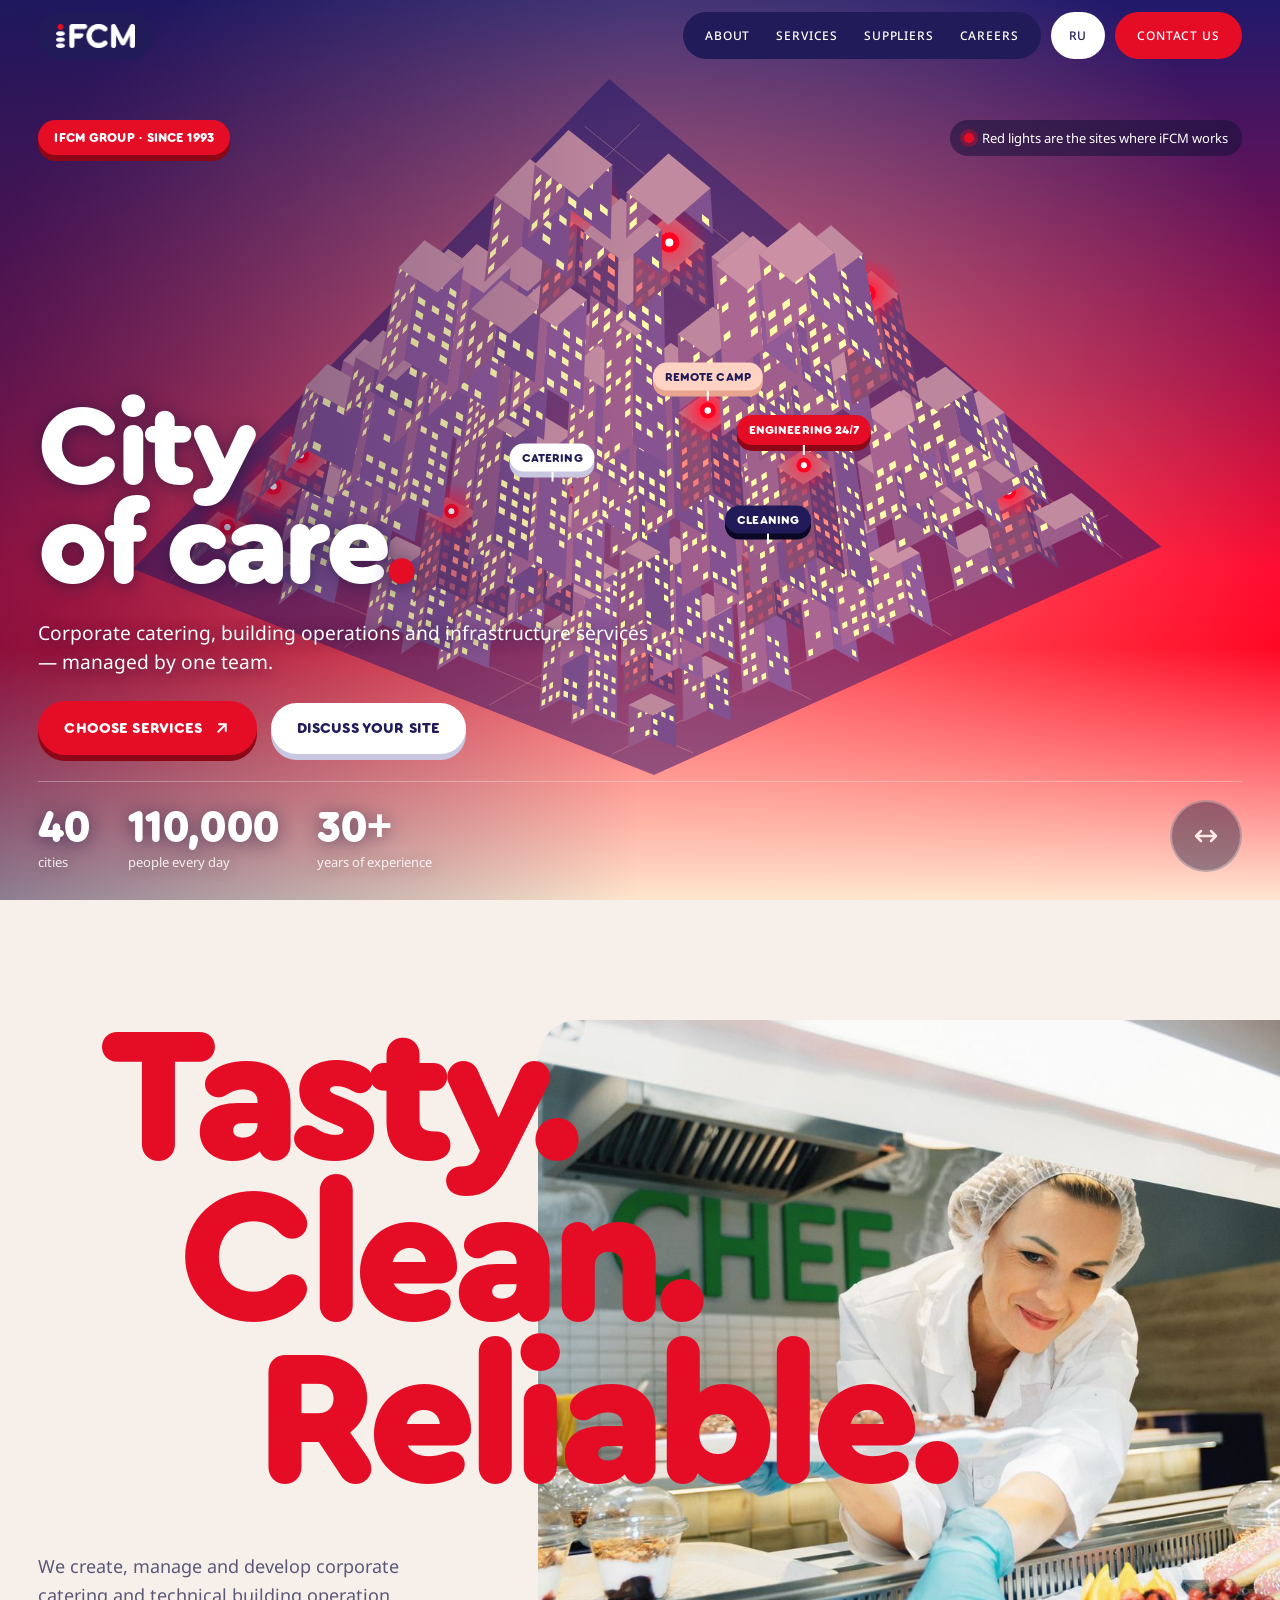
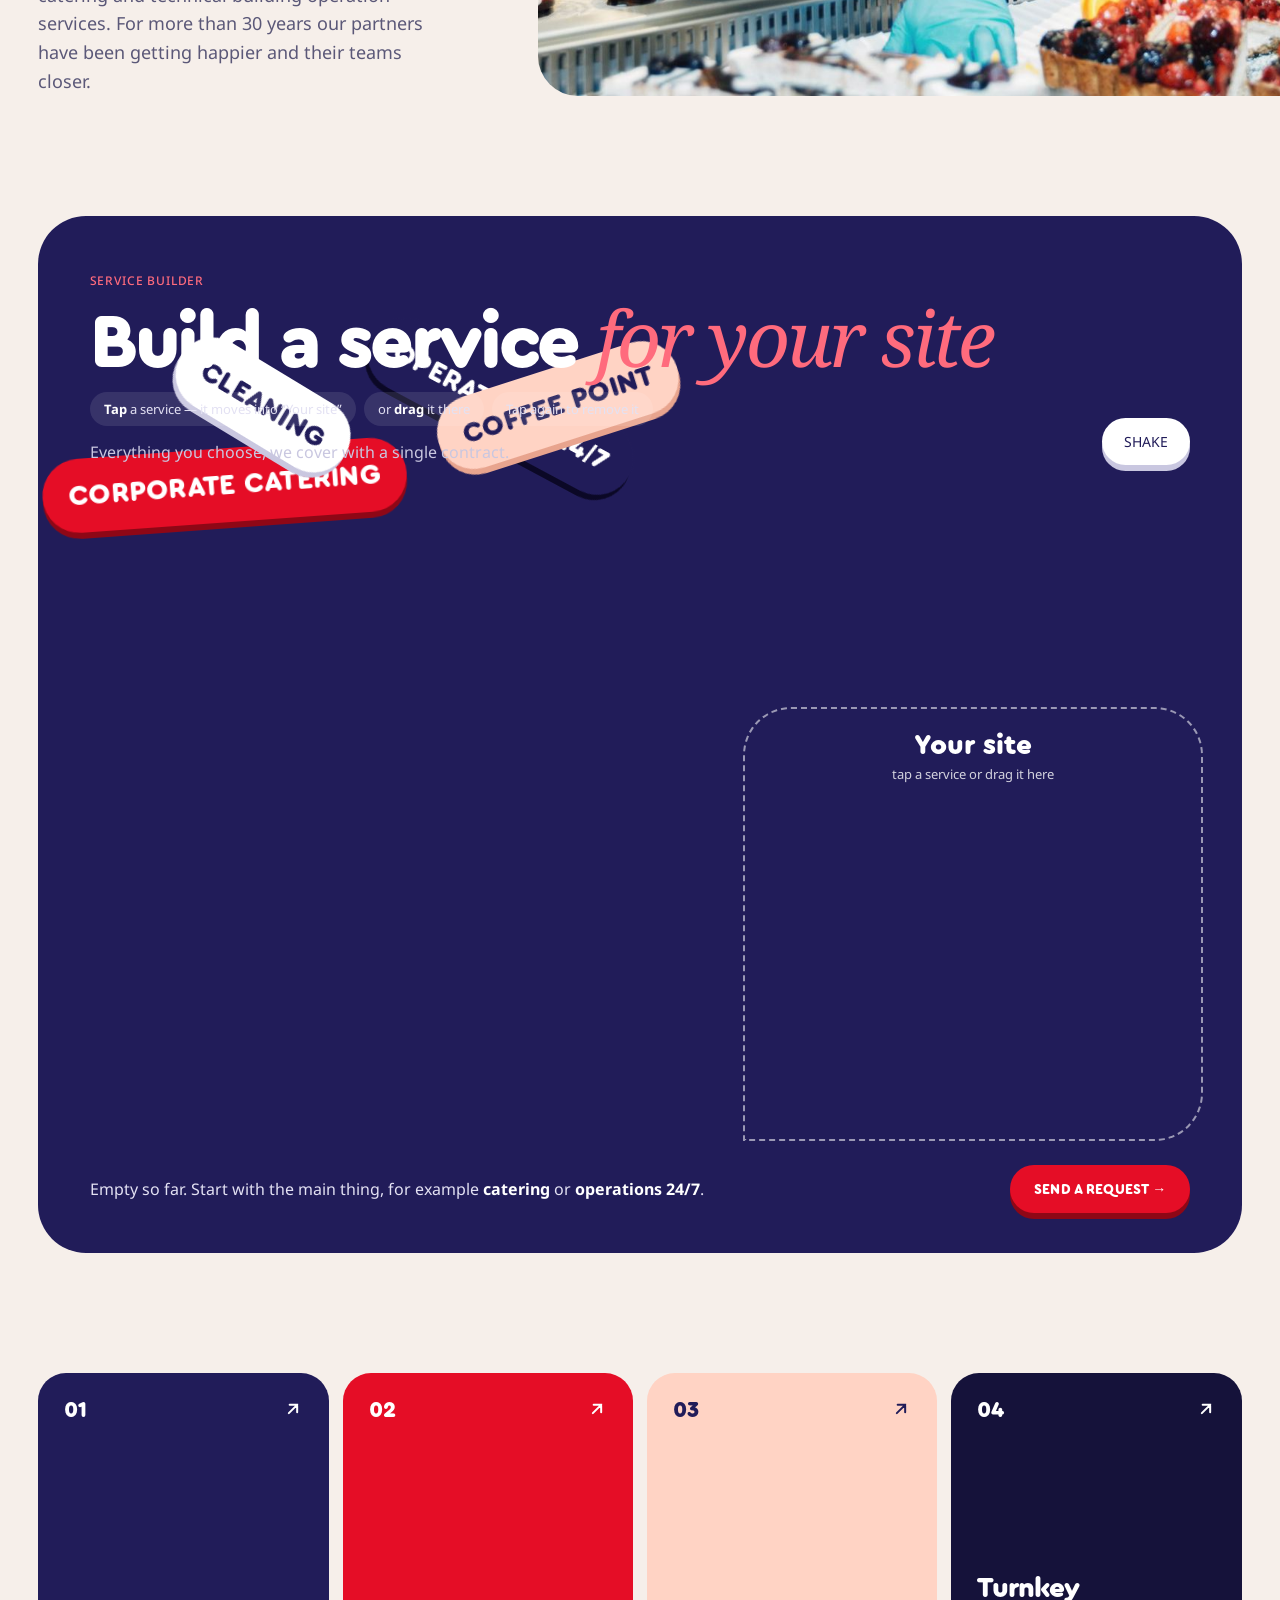
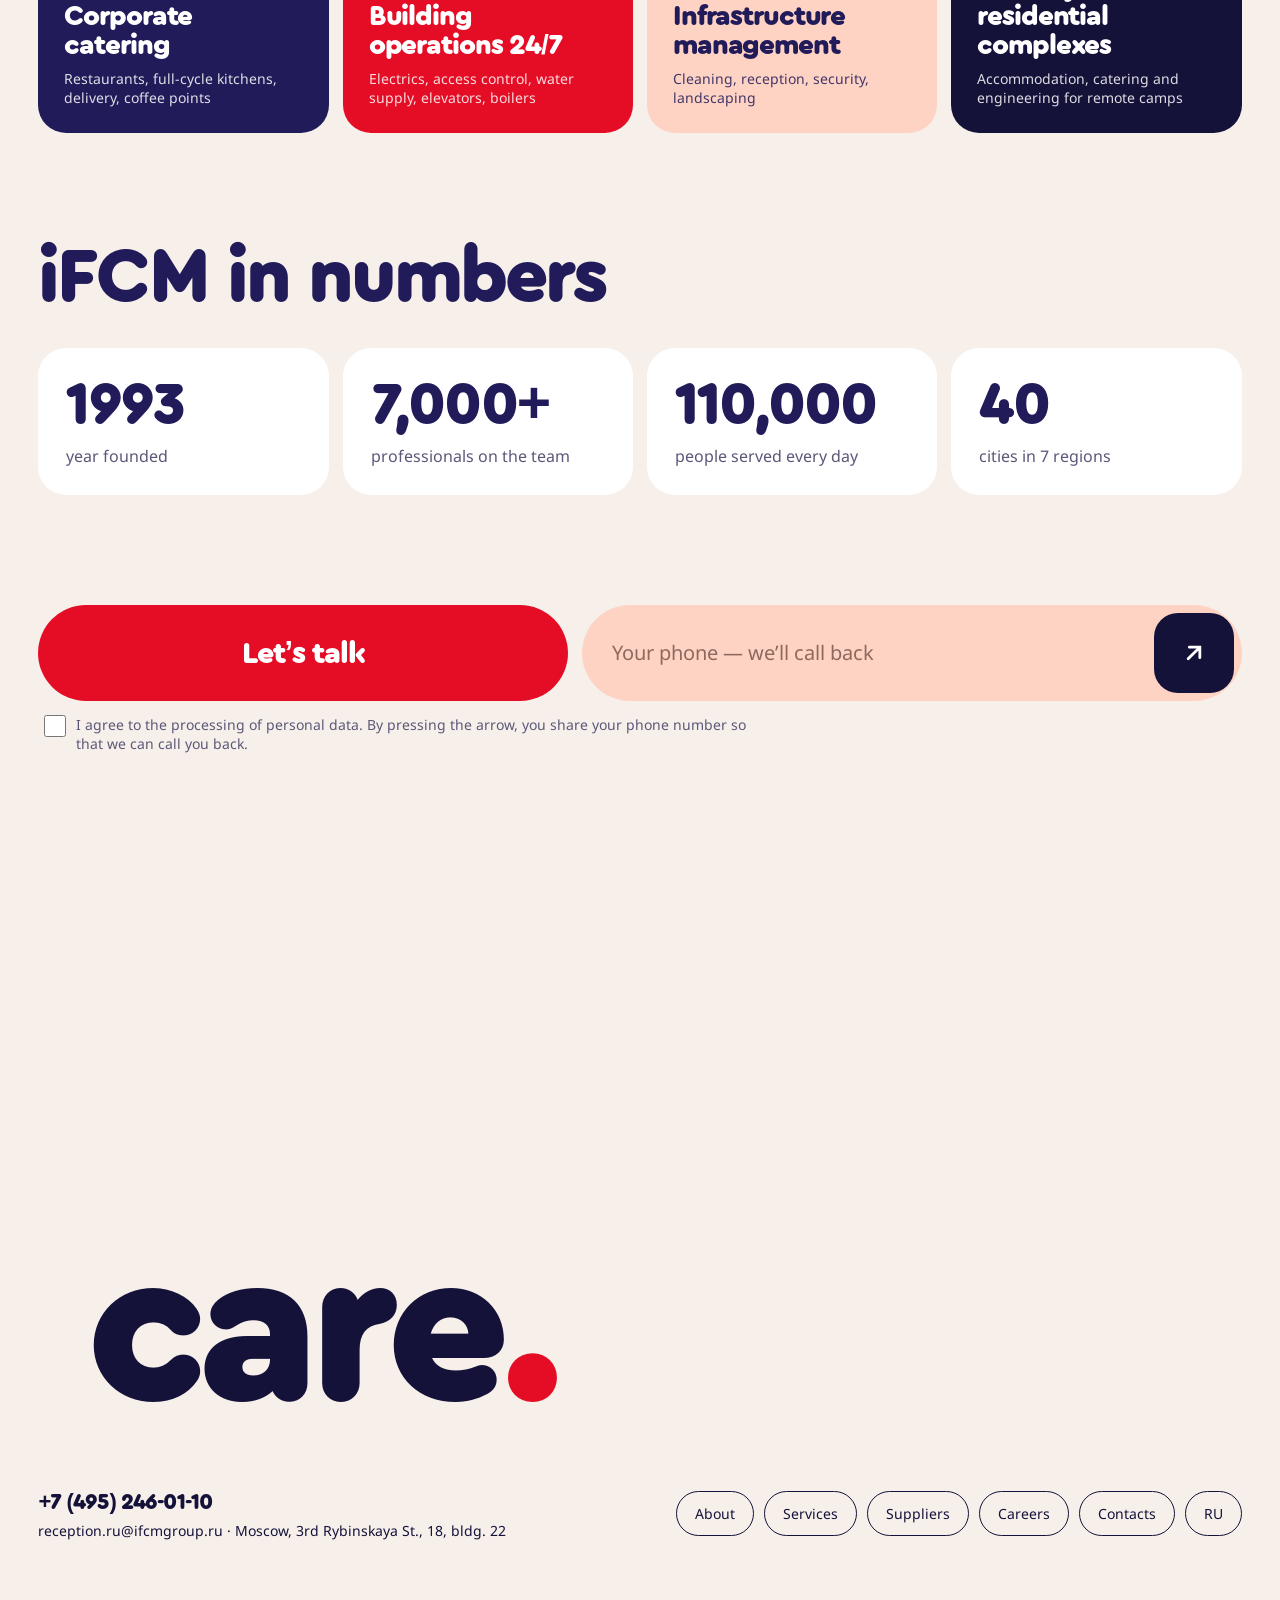
<file: en.html>
<!doctype html>
<html lang="en">
<head>
<meta charset="utf-8">
<meta name="viewport" content="width=device-width,initial-scale=1,viewport-fit=cover">
<title>iFCM — City of Care</title>
<link rel="stylesheet" href="assets/nav.css">
<style>body{margin:0}</style>
</head>
<body>
<link rel="preconnect" href="https://fonts.googleapis.com">
<link rel="stylesheet" href="https://fonts.googleapis.com/css2?family=Noto+Sans:wght@400;500;700&family=Noto+Serif:ital,wght@1,400&display=swap">
<style>
/* Layout: playful brand film — 3D city hero, giant-type photo poster, physics sticker playground, colour tiles, tappable grid footer */
@font-face{font-family:'Cera Round Pro';src:url([data-uri]) format('opentype');font-weight:900;font-display:swap}
:root{
  color-scheme:light;
  --navy:#211C59; --ink:#15123A; --red:#E50D26; --red-soft:#FF6B7D; --peach:#FFD3C4;
  --paper:#F6EFEA; --white:#FFFFFF; --muted:#5B5878; --line:#1F1A4D; --lilac:#C9C7E0;
  --display:'Cera Round Pro','Nunito','Arial Rounded MT Bold',sans-serif;
  --body:'Noto Sans',Arial,sans-serif;
  --serif:'Noto Serif',Georgia,serif;
  --gut:clamp(16px,3vw,40px);
}
*{box-sizing:border-box}
html{scroll-behavior:smooth}
body{background:var(--paper);color:var(--ink);font-family:var(--body);font-size:16px;overflow-x:clip}
a{color:inherit}
.d{font-family:var(--display);font-weight:900;letter-spacing:-0.04em}
.s{font-family:var(--serif);font-style:italic;font-weight:400}
.lbl{font-size:12px;font-weight:500;letter-spacing:.07em;text-transform:uppercase}
.w{padding-inline:var(--gut)}
h1,h2,h3{text-wrap:balance}
:focus-visible{outline:2px solid var(--red);outline-offset:3px;border-radius:6px}

/* nav */
.logo-fix{position:fixed;top:calc(12px + env(safe-area-inset-top,0px));left:var(--gut);z-index:60;background:var(--navy);border-radius:999px;padding:12px 18px;display:flex}
.logo-fix img{height:24px;width:auto;display:block}
.nav{position:fixed;top:calc(12px + env(safe-area-inset-top,0px));right:var(--gut);z-index:60;display:flex;gap:10px}
.pill{background:var(--navy);color:var(--white);border-radius:999px;padding:15px 22px;display:flex;gap:26px}
.pill a{text-decoration:none}.pill a:hover{color:var(--red-soft)}
.cta-pill{background:var(--red);color:var(--white);border-radius:999px;padding:15px 22px;text-decoration:none}

/* sticker (Partake-like, brand colours) */
.stk{display:inline-flex;align-items:center;justify-content:center;font-family:var(--display);font-weight:900;text-transform:uppercase;letter-spacing:.01em;border-radius:999px;white-space:nowrap;box-shadow:0 6px 0 var(--sh,#0E0B2B);border:0}
.stk.red{background:var(--red);color:#fff;--sh:#8E0716}
.stk.navy{background:var(--navy);color:#fff;--sh:#0B0826}
.stk.white{background:#fff;color:var(--navy);--sh:#C9C7E0}
.stk.peach{background:var(--peach);color:var(--navy);--sh:#E8A48E}


/* HERO: 3D city */
.hero{position:relative;height:min(100svh,960px);min-height:620px;overflow:hidden;color:#fff;touch-action:pan-y}
#city{position:absolute;inset:0;width:100%;height:100%;display:block;cursor:grab}
#city:active{cursor:grabbing}
.hero-in{position:relative;height:100%;display:flex;flex-direction:column;justify-content:space-between;padding-block:104px 28px;pointer-events:none}
.hero-in a,.hero-in button{pointer-events:auto}
.hero h1{margin:0;font-size:clamp(52px,10vw,180px);line-height:.86;text-shadow:0 6px 40px rgba(21,18,58,.35)}
.tag3d{position:absolute;left:0;top:0;z-index:3;pointer-events:none;transform:translate(-50%,-130%);font-size:12px;padding:8px 12px;transition:opacity .3s}
.tag3d::after{content:"";position:absolute;left:50%;bottom:-10px;width:2px;height:10px;background:#fff;transform:translateX(-50%)}
.drag-hint{display:inline-flex;align-items:center;justify-content:center;width:52px;height:52px;background:rgba(21,18,58,.55);border-radius:50%;animation:sway 2.4s ease-in-out infinite;transition:opacity .5s}
.drag-hint.off{opacity:0}
@keyframes sway{0%,100%{transform:translateX(0)}50%{transform:translateX(8px)}}

/* POSTER: giant type over photo (Burrito Madre-like) */
.poster{position:relative;padding-block:120px;overflow:hidden}
.poster .photo{position:absolute;right:0;top:120px;bottom:120px;width:min(58%,820px);background-position:42% 30%;background-size:cover;background-repeat:no-repeat;background-color:#E9DCD5;border-radius:40px 0 0 40px}
.poster h2{position:relative;margin:0;font-size:clamp(76px,15vw,260px);line-height:.84;color:var(--red);letter-spacing:-0.05em;pointer-events:none}
.poster h2 span{display:block}
.poster p{position:relative;max-width:420px;margin:48px 0 0;font-size:18px;line-height:1.6;color:var(--muted)}

/* PLAYGROUND */
.play{background:var(--navy);color:#fff;border-radius:48px;margin-inline:var(--gut);position:relative;overflow:hidden}
.play-head{display:flex;justify-content:space-between;align-items:flex-end;gap:24px;flex-wrap:wrap;padding:56px clamp(20px,4vw,56px) 0;position:relative;z-index:2;pointer-events:none}
.play-head button{pointer-events:auto}
.play h2{margin:0;font-size:clamp(40px,6vw,96px);line-height:.9}
#box{position:relative;height:min(78svh,700px);min-height:560px;touch-action:none}
.zone{position:absolute;right:clamp(12px,3vw,40px);bottom:24px;width:min(40%,460px);height:62%;border:2.5px dashed rgba(255,255,255,.55);border-radius:48px 48px 48px 0;display:flex;flex-direction:column;align-items:center;justify-content:flex-start;padding-top:22px;gap:6px;transition:background .3s,border-color .3s;pointer-events:none}
.zone.hot{background:rgba(229,13,38,.18);border-color:#FF6B7D}
.zone b{font-family:var(--display);font-size:clamp(20px,2.2vw,30px)}
.zone span{font-size:13px;opacity:.8}
.sum{display:flex;flex-wrap:wrap;gap:16px;align-items:center;justify-content:space-between;padding:0 clamp(20px,4vw,56px) 40px;position:relative}
.sum p{margin:0;font-size:16px;line-height:1.5;max-width:760px;color:#E3E1F3;min-width:0}
.sum p b{color:#fff}
@media (max-width:700px){.zone{width:50%;right:10px;height:46%;border-radius:32px 32px 32px 0}}
.body{position:absolute;left:0;top:0;will-change:transform;cursor:grab;user-select:none;-webkit-user-select:none;touch-action:none}
.more{border:0;cursor:pointer;font:inherit}

/* TILES (Units-like) */
.tiles{display:grid;grid-template-columns:repeat(4,minmax(0,1fr));gap:14px;padding-block:120px 40px}
.tile{position:relative;overflow:hidden;border-radius:28px;min-height:360px;padding:26px;display:flex;flex-direction:column;justify-content:space-between;text-decoration:none;color:#fff}
.tile .ph{position:absolute;inset:0;background-size:cover;background-position:center;opacity:0;transform:scale(1.1);transition:opacity .45s,transform .7s}
.tile:hover .ph,.tile:focus-visible .ph{opacity:1;transform:none}
.tile .ph::after{content:"";position:absolute;inset:0;background:linear-gradient(180deg,rgba(21,18,58,0) 40%,rgba(21,18,58,.85))}
.tile>*:not(.ph){position:relative}
.tile h3{margin:0;font-size:clamp(24px,2.2vw,32px);line-height:1}
.tile .top{display:flex;justify-content:space-between;font-family:var(--display);font-weight:900;font-size:22px}

/* BLOCKS & NEWS (правятся в админке) */
.sec-h{display:flex;justify-content:space-between;align-items:flex-end;gap:20px;flex-wrap:wrap;margin-bottom:36px}
.sec-h h2{margin:0;font-size:clamp(40px,6vw,96px);line-height:.9;color:var(--navy)}
.blk{padding-block:70px}
.blk-text p{font-size:clamp(22px,2.6vw,40px);line-height:1.25;max-width:1000px;margin:0;color:var(--navy);white-space:pre-line}
.blk-tp{display:flex;flex-wrap:wrap;gap:40px;align-items:center}
.blk-tp .ph{flex:1 1 380px;min-height:340px;border-radius:40px 40px 40px 0;background-size:cover;background-position:center;background-color:#E9DCD5}
.blk-tp .tx{flex:1 1 380px;min-width:0}
.blk-tp .tx p{font-size:18px;line-height:1.65;color:var(--muted);margin:16px 0 0;white-space:pre-line}
.nums{display:grid;grid-template-columns:repeat(auto-fit,minmax(200px,1fr));gap:14px}
.nums div{background:#fff;border-radius:28px;padding:28px}
.nums b{display:block;font-family:var(--display);font-weight:900;font-size:clamp(40px,4.6vw,72px);line-height:1;color:var(--navy);letter-spacing:-.03em}
.nums span{display:block;margin-top:10px;color:var(--muted)}
.cards{display:grid;grid-template-columns:repeat(auto-fit,minmax(240px,1fr));gap:14px}
.cards div{background:var(--navy);color:#fff;border-radius:28px;padding:28px;min-height:200px}
.cards h3{margin:0 0 10px;font-family:var(--display);font-weight:900;font-size:26px;line-height:1.05}
.cards p{margin:0;color:#C9C7E0;line-height:1.55;white-space:pre-line}
.news-grid{display:grid;grid-template-columns:repeat(auto-fit,minmax(280px,1fr));gap:18px}
.news-card{background:#fff;border-radius:28px;overflow:hidden;display:flex;flex-direction:column}
.news-card .ph{aspect-ratio:16/10;background-size:cover;background-position:center;max-width:100%;background-color:#E9DCD5}
.news-card .bd{padding:24px;display:flex;flex-direction:column;gap:10px}
.news-card time{font-size:12px;letter-spacing:.07em;text-transform:uppercase;color:var(--red);font-weight:700}
.news-card h3{margin:0;font-family:var(--display);font-weight:900;font-size:24px;line-height:1.1;color:var(--navy)}
.news-card p{margin:0;color:var(--muted);line-height:1.6;white-space:pre-line}
.hp{position:absolute;left:-9999px;width:1px;height:1px;overflow:hidden}

/* ===== Итерация 2: первый экран ===== */
.hero{min-height:720px}
.hero::before{content:"";position:absolute;inset:0;z-index:1;pointer-events:none;background:linear-gradient(90deg,rgba(28,22,80,.5) 0%,rgba(28,22,80,.18) 34%,rgba(28,22,80,0) 50%)}
.hero-in{z-index:2;padding-top:120px}
.tag3d{z-index:3}
#city{filter:saturate(1.2) brightness(1.08) contrast(1.04)}
#hTitle,#hLead,.stats2{text-shadow:0 2px 18px rgba(21,18,58,.55)}
.hero h1{font-size:clamp(52px,9vw,160px)}
.metaphor{display:inline-flex;align-items:center;gap:8px;font-size:13px;background:rgba(21,18,58,.55);border-radius:999px;padding:9px 14px}
.metaphor i{width:10px;height:10px;border-radius:50%;background:var(--red);box-shadow:0 0 0 4px rgba(229,13,38,.35);flex:none}
#hLead{margin:22px 0 0;max-width:620px;font-size:clamp(17px,1.5vw,21px);line-height:1.5;text-shadow:0 2px 14px rgba(21,18,58,.55)}
.cta2{display:flex;gap:14px;flex-wrap:wrap;align-items:center;margin-top:24px}
.cta2 .stk{padding:18px 26px;font-size:15px;text-decoration:none;gap:10px}
.stats2{display:flex;gap:clamp(18px,3vw,48px);margin-top:26px;padding-top:18px;border-top:1px solid rgba(255,255,255,.3);flex-wrap:wrap}
.stats2 b{display:block;font-family:var(--display);font-weight:900;font-size:clamp(28px,3.4vw,52px);line-height:1;letter-spacing:-.03em}
.stats2 span{font-size:13px;opacity:.85}
@media (max-width:700px){.tag3d{display:none!important}.hero{min-height:760px}.cta2 .stk{padding:15px 18px;font-size:13px}}
/* ===== Итерация 2: конструктор ===== */
.howto{display:flex;gap:8px;flex-wrap:wrap}
.howto span{font-size:13px;background:rgba(255,255,255,.1);border-radius:999px;padding:8px 14px;color:#E3E1F3}
.howto b{color:#fff}
.body.pinned{z-index:5;box-shadow:0 0 0 3px #fff,0 6px 0 var(--sh,#0E0B2B)}
.body.pinned::after{content:"×";position:absolute;right:-8px;top:-8px;width:24px;height:24px;border-radius:50%;background:var(--red);color:#fff;font:700 15px/24px Arial,sans-serif;text-align:center;box-shadow:0 0 0 2px #fff}
.selbox{display:none;flex-wrap:wrap;gap:8px;align-items:center;margin:14px 0 0;padding:14px 18px;background:#fff;border-radius:28px}
.selbox.on{display:flex}
.selbox .t{font-family:var(--display);font-weight:900;color:var(--navy);font-size:16px;margin-right:6px}
.selbox button{border:0;cursor:pointer;font:inherit;font-size:14px;font-weight:700;background:var(--paper);color:var(--navy);border-radius:999px;padding:9px 14px;display:inline-flex;gap:8px;align-items:center}
.selbox button i{font-style:normal;color:var(--red)}
.selbox .n{margin-left:auto;font-size:13px;color:var(--muted)}
.c-form.flash{box-shadow:0 0 0 4px var(--red);transition:box-shadow .3s}
.stats2{align-items:flex-end}.dh-wrap{margin-left:auto;display:flex;align-items:center}.drag-hint.dh2{width:72px;height:72px;background:rgba(21,18,58,.6);border:2px solid rgba(255,255,255,.35)}
@media (max-width:700px){.drag-hint.dh2{width:56px;height:56px}}
.pd-ok{display:flex;gap:10px;align-items:flex-start;margin:14px 6px 0;font-size:14px;color:var(--muted);cursor:pointer;max-width:720px}
.pd-ok input{width:22px;height:22px;margin:0;flex:none;accent-color:var(--navy)}
/* FOOTER GRID (tap cells) */
.grid-sec{padding-block:40px 0}
.contact-row{display:flex;flex-wrap:wrap;gap:14px;align-items:stretch}
.c-red{flex:1 1 420px;min-width:0;background:var(--red);color:#fff;border-radius:999px;display:flex;align-items:center;justify-content:center;min-height:96px;font-size:clamp(22px,2.4vw,36px);padding:0 28px;text-align:center}
.c-form{flex:2 1 440px;min-width:0;background:var(--peach);border-radius:999px;display:flex;align-items:center;gap:10px;padding:8px 8px 8px 28px;min-height:96px}
.c-form input{flex:1;min-width:0;border:0;background:transparent;font:inherit;font-size:20px;color:var(--ink);min-height:60px}
.c-form input::placeholder{color:#8E6A5E}
.c-form button{flex:none;width:80px;height:80px;border-radius:24px;border:0;background:var(--ink);color:#fff;cursor:pointer;display:flex;align-items:center;justify-content:center}
.ok{min-height:22px;margin:12px 4px 0;color:var(--red);font-size:14px}
.gwrap{position:relative;margin-top:40px}
#grid{display:block;width:100%;height:min(70svh,640px);min-height:420px;cursor:pointer;touch-action:manipulation}
.gword{position:absolute;left:4%;bottom:6%;margin:0;font-size:clamp(80px,17vw,300px);line-height:.8;color:var(--ink);pointer-events:none}
.foot{display:flex;flex-wrap:wrap;justify-content:space-between;gap:16px;align-items:center;padding-block:28px 140px}
.foot .chips{display:flex;gap:10px;flex-wrap:wrap}
.foot .chips a{border:1.5px solid var(--ink);border-radius:999px;padding:12px 18px;font-size:14px;text-decoration:none;color:var(--ink);transition:background .2s,color .2s}
.foot .chips a:hover{background:var(--ink);color:#fff}

@media (max-width:1100px){.pill.links{display:none}}
@media (max-width:900px){
  .tiles{grid-template-columns:repeat(2,minmax(0,1fr))}
  .poster .photo{position:relative;top:auto;bottom:auto;width:100%;height:340px;border-radius:28px;margin-bottom:-90px}
  .poster{padding-block:80px}
}
@media (max-width:520px){.tiles{grid-template-columns:minmax(0,1fr)}}
@media (max-width:900px),(hover:none){.tile{min-height:0;gap:14px}.tile .ph{position:relative;inset:auto;height:190px;margin:-26px -26px 4px;opacity:1;transform:none}.tile .ph::after{display:none}}
@media (prefers-reduced-motion:reduce){*{transition:none !important;animation:none !important}}
</style>

<div id="siteHeader"></div>

<main>
<!-- HERO: 3D CITY -->
<section class="hero" id="top">
  <canvas id="city" aria-label="3D city: red lights mark the sites where iFCM works"></canvas>
  <span class="tag3d stk white" id="t0">Catering</span>
  <span class="tag3d stk red" id="t1">Engineering 24/7</span>
  <span class="tag3d stk navy" id="t2">Cleaning</span>
  <span class="tag3d stk peach" id="t3">Remote camp</span>
  <div class="hero-in w">
    <div style="display:flex;justify-content:space-between;gap:20px;flex-wrap:wrap;align-items:flex-start">
      <span class="stk red lbl" id="hBadge" style="padding:10px 16px;font-size:13px">iFCM GROUP · since 1993</span>
      <span class="metaphor"><i></i>Red lights are the sites where iFCM works</span>
    </div>
    <div>
      <h1 class="d" id="hTitle">City<br>of care<span style="color:var(--red)">.</span></h1>
      <p id="hLead">Corporate catering, building operations and infrastructure services — managed by one team.</p>
      <div class="cta2"><a class="stk red" href="#play">Choose services <svg width="18" height="18" viewBox="0 0 24 24" fill="none" stroke="currentColor" stroke-width="2.6" stroke-linecap="round" aria-hidden="true"><path d="M7 17L17 7M8 7h9v9"/></svg></a><a class="stk white" href="#contact">Discuss your site</a></div>
      <div class="stats2"><div><b>40</b><span>cities</span></div><div><b>110,000</b><span>people every day</span></div><div><b>30+</b><span>years of experience</span></div><span class="dh-wrap"><span class="drag-hint dh2" id="dragHint" title="You can rotate the city" aria-hidden="true"><svg width="30" height="30" viewBox="0 0 24 24" fill="none" stroke="currentColor" stroke-width="2" stroke-linecap="round"><path d="M4 12h16M4 12l4-4M4 12l4 4M20 12l-4-4M20 12l-4 4"/></svg></span></span></div>
    </div>
  </div>
</section>

<!-- POSTER -->
<section class="poster w" id="poster">
  <div class="photo" id="posterPhoto" role="img" aria-label="Photo of an iFCM employee"></div>
  <h2 class="d" id="posterH"><span>Tasty.</span><span>Clean.</span><span>Reliable.</span></h2>
  <p id="posterText">We create, manage and develop corporate catering and technical building operation services. For more than 30 years our partners have been getting happier and their teams closer.</p>
</section>

<!-- PLAYGROUND -->
<section class="play" id="play">
  <div class="play-head">
    <div style="display:flex;flex-direction:column;gap:14px">
      <span class="lbl" style="color:var(--red-soft)">Service builder</span>
      <h2 class="d" id="playTitle">Build a service <span class="s" style="color:var(--red-soft)">for your site</span></h2>
      <div class="howto"><span><b>Tap</b> a service — it moves into “Your site”</span><span>or <b>drag</b> it there</span><span>Tap again to remove it</span></div>
      <p id="playText" style="margin:0;max-width:520px;color:#C9C7E0;line-height:1.55">Everything you choose, we cover with a single contract.</p>
    </div>
    <button class="more stk white lbl" id="more" style="padding:14px 22px;font-size:14px">Shake</button>
  </div>
  <div id="box" aria-label="Builder: iFCM service stickers you can drag into the “Your site” zone"><div class="zone" id="zone"><b>Your site</b><span id="zoneCount">tap a service or drag it here</span></div></div>
  <div class="sum"><p id="sumText">Empty so far. Start with the main thing, for example <b>catering</b> or <b>operations 24/7</b>.</p><a class="stk red lbl" id="sendSel" href="en-contacts.html#form" style="padding:16px 24px;font-size:14px;text-decoration:none">Send a request →</a></div>
</section>

<!-- TILES -->
<section class="w" id="tiles">
  <div class="tiles" id="tilesBox"></div>
</section>

<!-- РЕДАКТИРУЕМЫЕ БЛОКИ -->
<div class="w" id="blocksBox"></div>

<!-- НОВОСТИ -->
<section class="w blk" id="news" hidden>
  <div class="sec-h"><h2 class="d" id="newsTitle">News</h2></div>
  <div class="news-grid" id="newsBox"></div>
</section>

<!-- GRID FOOTER -->
<section class="grid-sec w" id="contact">
  <div class="contact-row">
    <div class="c-red d">Let’s talk</div>
    <form class="c-form" id="f" novalidate>
      <label for="tel" class="lbl" style="position:absolute;left:-9999px">Your phone</label>
      <input class="hp" id="website" name="website" tabindex="-1" autocomplete="off" aria-hidden="true">
      <input id="tel" type="tel" placeholder="Your phone — we’ll call back" autocomplete="tel">
      <button type="submit" aria-label="Send"><svg width="28" height="28" viewBox="0 0 24 24" fill="none" stroke="currentColor" stroke-width="2.4" stroke-linecap="round"><path d="M7 17L17 7M8 7h9v9"/></svg></button>
    </form>
  </div>
  <label class="pd-ok"><input type="checkbox" id="pdOk"><span>I agree to the processing of personal data. By pressing the arrow, you share your phone number so that we can call you back.</span></label>
  <div class="selbox" id="selBox" aria-live="polite"></div>
  <div class="ok" id="ok" role="status"></div>
  <div class="gwrap">
    <canvas id="grid" aria-label="Grid: tap a cell and a shape from the iFCM brand pattern appears"></canvas>
    <p class="gword d">care<span style="color:var(--red)">.</span></p>
  </div>
  <div class="foot">
    <div style="font-size:14px;line-height:1.6"><b class="d" style="font-size:22px;user-select:all" id="cPhone">+7 (495) 246-01-10</b><br><span style="user-select:all" id="cEmail">reception.ru@ifcmgroup.ru</span> · <span id="cAddr">Moscow, 3rd Rybinskaya St., 18, bldg. 22</span></div>
    <nav class="chips" aria-label="Other sections"><a href="en-about.html">About</a><a href="en-services.html">Services</a><a href="en-suppliers.html">Suppliers</a><a href="en-career.html">Careers</a><a href="en-contacts.html">Contacts</a><a href="index.html" hreflang="ru">RU</a></nav>
  </div>
</section>
</main>

<script src="assets/config.js"></script>
<script src="assets/site-en.js" defer></script>
<script>
/* ===== НАСТРОЙКА: адрес вашего бэкенда на Render (без слэша в конце) ===== */
const BACKEND_URL = window.IFCM_BACKEND_URL || ""; // адрес задаётся в assets/config.js
/* ======================================================================== */
(function(){
  var reduce=window.matchMedia('(prefers-reduced-motion: reduce)').matches;
  var $=function(s){return document.querySelector(s)}, $$=function(s){return Array.prototype.slice.call(document.querySelectorAll(s))};
  function fit(c){var dpr=Math.min(2,window.devicePixelRatio||1),r=c.getBoundingClientRect();c.width=Math.max(1,Math.round(r.width*dpr));c.height=Math.max(1,Math.round(r.height*dpr));var x=c.getContext('2d');x.setTransform(dpr,0,0,dpr,0,0);return {ctx:x,w:r.width,h:r.height}}

  function mark(){}

  /* ================= 3D CITY (hand-written renderer) ================= */
  var city=$('#city'),C={},seed=5;function rnd(){seed=(seed*16807)%2147483647;return (seed-1)/2147483646}
  var B=[],G=13,U=1;
  for(var gx=0;gx<G;gx++)for(var gz=0;gz<G;gz++){
    if(gx%4===3||gz%4===3)continue; // streets
    var cx=gx-(G-1)/2,cz=gz-(G-1)/2,dist=Math.sqrt(cx*cx+cz*cz);
    if(rnd()<.12)continue;
    var h=Math.max(.6,(5.8-dist*.55)*(.45+rnd()*.9)+(rnd()<.08?3:0));
    var b={x:cx,z:cz,w:.78+rnd()*.12,d:.78+rnd()*.12,h:h,lit:[],ours:false,hue:rnd()};
    var floors=Math.max(2,Math.round(h*3));for(var i=0;i<floors*3*4;i++)b.lit.push(rnd()<.55);
    B.push(b);
  }
  // our objects: pick a spread of buildings
  var ourIdx=[];B.forEach(function(b,i){if(rnd()<.16)b.ours=true});
  (function(){var o=B.filter(function(b){return b.ours});if(o.length<4)return;var pick=[o.reduce(function(a,b){return b.x<a.x?b:a}),o.reduce(function(a,b){return b.x>a.x?b:a}),o.reduce(function(a,b){return b.z<a.z?b:a}),o.reduce(function(a,b){return b.z>a.z?b:a})];pick.forEach(function(b,i){if(b.tag==null)b.tag=i})})();
  var cam={th:.7,phi:.62,D:22,f:1,drag:false,lx:0,vel:0,auto:1};
  function proj(x,y,z){var ct=Math.cos(cam.th),st=Math.sin(cam.th);var x1=x*ct-z*st,z1=x*st+z*ct;var cp=Math.cos(cam.phi),sp=Math.sin(cam.phi);var y2=y*cp-z1*sp,z2=y*sp+z1*cp;var k=cam.f/(cam.D+z2);return [C.cx+x1*k,C.cy-y2*k,z2]}
  function nview(nx,nz){var ct=Math.cos(cam.th),st=Math.sin(cam.th);var z1=nx*st+nz*ct;return z1*Math.cos(cam.phi)} // horizontal normals: facing camera if <0
  function mix(a,b,t){return [a[0]+(b[0]-a[0])*t,a[1]+(b[1]-a[1])*t,a[2]+(b[2]-a[2])*t]}
  function rgb(c,a){return 'rgba('+(c[0]|0)+','+(c[1]|0)+','+(c[2]|0)+','+(a==null?1:a)+')'}
  var SKY_FOG=[255,211,196], NAVYc=[33,28,89], REDc=[229,13,38];
  function sizeCity(){var f=fit(city);C.ctx=f.ctx;C.w=f.w;C.h=f.h;C.cx=f.w*.5;C.cy=f.h*(f.w<700?.6:.62);cam.f=f.w<700?f.w*1.55:Math.min(f.w,f.h*1.3)*0.95;cam.D=f.w<700?27:22}
  function quad(ctx,p){ctx.beginPath();ctx.moveTo(p[0][0],p[0][1]);for(var i=1;i<p.length;i++)ctx.lineTo(p[i][0],p[i][1]);ctx.closePath()}
  var t0=performance.now(),OT=[],TG=[null,null,null,null],TS=[{},{},{},{}],TRc=null,TRt=0;
  function rectAt(el,x,y){var w=el.offsetWidth,h=el.offsetHeight;return {l:x-w/2,r:x+w/2,t:y-1.3*h,b:y-.3*h}}
  function inter(a,b,m){return a.l<b.r+m&&a.r>b.l-m&&a.t<b.b+m&&a.b>b.t-m}
  function ovArea(a,b){var w=Math.min(a.r,b.r)-Math.max(a.l,b.l),h=Math.min(a.b,b.b)-Math.max(a.t,b.t);return w>0&&h>0?w*h/((a.r-a.l)*(a.b-a.t)):0}
  /* точные прямоугольники текста: по строкам, а не по всей ширине блока */
  function textRects(now){if(TRc&&now-TRt<250)return TRc;var hr=city.getBoundingClientRect(),out=[];
    function add(q){if(q.width&&q.height)out.push({l:q.left-hr.left,r:q.right-hr.left,t:q.top-hr.top,b:q.bottom-hr.top})}
    ['hTitle','hLead'].forEach(function(id){var e=document.getElementById(id);if(!e)return;var rg=document.createRange();rg.selectNodeContents(e);[].forEach.call(rg.getClientRects(),add)});
    document.querySelectorAll('.cta2>*,.stats2>*,#hBadge,.metaphor,.logo-fix,.nav>*').forEach(function(e){add(e.getBoundingClientRect())});
    TRc=out;TRt=now;return out}
  function textHit(r,TR,m){for(var k=0;k<TR.length;k++)if(inter(r,TR[k],m))return true;return false}
  function onScreen(r){return r.t>64&&r.b<C.h-30&&r.l>6&&r.r<C.w-6}
  function placeTags(ot){var now=performance.now(),TR=textRects(now),used=[];
    for(var i=0;i<4;i++){var el=$('#t'+i),st=TS[i],cur=null;
      if(TG[i])for(var k=0;k<ot.length;k++)if(ot[k].b===TG[i]){cur=ot[k];break}
      if(cur){var r=rectAt(el,cur.x,cur.y);el.style.left=cur.x+'px';el.style.top=cur.y+'px';
        var bad=!onScreen(r)||textHit(r,TR,4);for(k=0;k<used.length;k++)if(ovArea(r,used[k])>.3)bad=true;
        if(st.vis){if(bad){st.bad=st.bad||now;if(now-st.bad>180){st.vis=false;st.hid=now;el.style.opacity='0'}else used.push(r)}else{st.bad=0;used.push(r)}continue}}
      else if(st.vis){st.vis=false;st.hid=now;el.style.opacity='0'}
      if(now-(st.hid||0)<350)continue;
      /* ищем новое место: свободное с запасом, подальше от текста */
      var best=null,bs=-1;for(k=0;k<ot.length;k++){var o=ot[k],taken=false;for(var j=0;j<4;j++)if(j!==i&&TG[j]===o.b)taken=true;if(taken)continue;
        var rr=rectAt(el,o.x,o.y);if(!onScreen(rr)||textHit(rr,TR,28))continue;var clash=false;for(var u=0;u<used.length;u++)if(inter(rr,used[u],14))clash=true;if(clash)continue;
        var sc=Math.min(rr.l,C.w-rr.r,rr.t-64,C.h-30-rr.b);if(sc>bs){bs=sc;best=o}}
      if(best){TG[i]=best.b;st.vis=true;st.bad=0;el.style.left=best.x+'px';el.style.top=best.y+'px';el.style.opacity='1';used.push(rectAt(el,best.x,best.y))}}}
  function drawCity(t){
    var ctx=C.ctx;if(!ctx)return;var time=(t-t0)/1000;
    if(!cam.drag&&!reduce){cam.th+=0.0016*cam.auto+cam.vel;cam.vel*=.94}
    var sc=Math.min(1,scrollY/(C.h||1));cam.phi=.62+sc*.35;
    // sky
    var g=ctx.createLinearGradient(0,0,0,C.h);g.addColorStop(0,'#211C59');g.addColorStop(.42,'#83143F');g.addColorStop(.72,'#E50D26');g.addColorStop(1,'#FFD3C4');
    ctx.fillStyle=g;ctx.fillRect(0,0,C.w,C.h);
    // sun glow
    var sg=ctx.createRadialGradient(C.w*.5,C.h*.58,10,C.w*.5,C.h*.58,C.w*.55);sg.addColorStop(0,'rgba(255,211,196,.5)');sg.addColorStop(1,'rgba(255,214,170,0)');ctx.fillStyle=sg;ctx.fillRect(0,0,C.w,C.h);
    // ground plate
    var gp=[proj(-7.2,0,-7.2),proj(7.2,0,-7.2),proj(7.2,0,7.2),proj(-7.2,0,7.2)];quad(ctx,gp);ctx.fillStyle='rgba(33,28,89,.55)';ctx.fill();
    // streets glow lines
    ctx.strokeStyle='rgba(255,200,170,.25)';ctx.lineWidth=1;
    for(var s=-6;s<=6;s+=4){var a=proj(s-.5+.0,0,-7),b2=proj(s-.5,0,7);ctx.beginPath();ctx.moveTo(a[0],a[1]);ctx.lineTo(b2[0],b2[1]);ctx.stroke();a=proj(-7,0,s-.5);b2=proj(7,0,s-.5);ctx.beginPath();ctx.moveTo(a[0],a[1]);ctx.lineTo(b2[0],b2[1]);ctx.stroke()}
    // sort buildings by depth
    var list=B.map(function(b){return {b:b,z:proj(b.x,b.h/2,b.z)[2]}}).sort(function(a,b){return b.z-a.z});
    var tags=[];OT=[];
    list.forEach(function(it){var b=it.b,hw=b.w/2,hd=b.d/2,x0=b.x-hw,x1=b.x+hw,z0=b.z-hd,z1=b.z+hd,h=b.h;
      var fog=Math.min(.75,Math.max(0,(it.z-cam.D+4)/14));
      var base=b.ours?mix(NAVYc,[60,40,110],.3):mix([58,48,120],[90,70,140],b.hue);
      var faces=[[ [x0,z0],[x1,z0],0,-1 ],[ [x1,z0],[x1,z1],1,0 ],[ [x1,z1],[x0,z1],0,1 ],[ [x0,z1],[x0,z0],-1,0 ]];
      faces.forEach(function(fc,fi){var nv=nview(fc[2],fc[3]);if(nv>=0)return;
        var light=.55+.45*Math.max(0,(fc[2]*-.6+fc[3]*.8));
        var col=mix(mix(base,[255,150,120],light*.45),SKY_FOG,fog);
        var p=[proj(fc[0][0],0,fc[0][1]),proj(fc[1][0],0,fc[1][1]),proj(fc[1][0],h,fc[1][1]),proj(fc[0][0],h,fc[0][1])];
        quad(ctx,p);ctx.fillStyle=rgb(col);ctx.fill();
        // windows
        var floors=Math.max(2,Math.round(h*3)),cols=3,idx=fi*floors*cols;
        for(var r=0;r<floors;r++)for(var c=0;c<cols;c++){var on=b.lit[(idx+r*cols+c)%b.lit.length];if(!on&&!b.ours)continue;
          var u0=(c+.25)/cols,u1=(c+.75)/cols,v0=(r+.3)/floors*h,v1=(r+.75)/floors*h;
          var ax=fc[0][0]+(fc[1][0]-fc[0][0])*u0,az=fc[0][1]+(fc[1][1]-fc[0][1])*u0,bx=fc[0][0]+(fc[1][0]-fc[0][0])*u1,bz=fc[0][1]+(fc[1][1]-fc[0][1])*u1;
          var wq=[proj(ax,v0,az),proj(bx,v0,bz),proj(bx,v1,bz),proj(ax,v1,az)];quad(ctx,wq);
          var flick=b.ours?(.65+.35*Math.sin(time*2+r)):1;
          ctx.fillStyle=on?rgb(mix(b.ours?[255,140,125]:[255,236,170],SKY_FOG,fog*.25),flick):'rgba(255,90,90,.25)';ctx.fill()}
      });
      // roof
      var rp=[proj(x0,h,z0),proj(x1,h,z0),proj(x1,h,z1),proj(x0,h,z1)];quad(ctx,rp);ctx.fillStyle=rgb(mix(mix(base,[255,190,160],.55),SKY_FOG,fog));ctx.fill();
      if(b.ours){var top=proj(b.x,h+.05,b.z),pulse=(Math.sin(time*3+b.x)+1)/2,R=Math.max(3,cam.f/(cam.D+top[2])*.16);
        var bg=ctx.createRadialGradient(top[0],top[1],0,top[0],top[1],R*4);bg.addColorStop(0,'rgba(229,13,38,'+(.55+.3*pulse)+')');bg.addColorStop(1,'rgba(229,13,38,0)');ctx.fillStyle=bg;ctx.beginPath();ctx.arc(top[0],top[1],R*4,0,7);ctx.fill();
        ctx.fillStyle='#E50D26';ctx.beginPath();ctx.arc(top[0],top[1],R,0,7);ctx.fill();ctx.fillStyle='#fff';ctx.beginPath();ctx.arc(top[0],top[1],R*.4,0,7);ctx.fill();
        if(b.tag!=null)tags[b.tag]=[top[0],top[1]-R*1.5,top[2]];OT.push({b:b,x:top[0],y:top[1]-R*1.5})}
    });
    placeTags(OT);
  }
  city.addEventListener('pointerdown',function(e){cam.drag=true;cam.lx=e.clientX;city.setPointerCapture(e.pointerId)});
  city.addEventListener('pointermove',function(e){if(!cam.drag)return;var dx=e.clientX-cam.lx;cam.lx=e.clientX;cam.th-=dx*.006;cam.vel=-dx*.0012;if(Math.abs(dx)>2){var dh=$('#dragHint');if(dh)dh.classList.add('off')}});
  ['pointerup','pointercancel'].forEach(function(ev){city.addEventListener(ev,function(){cam.drag=false})});

  /* ================= POSTER parallax ================= */
  var ph=$('#posterH').children;
  function poster(){var r=$('#poster').getBoundingClientRect(),p=(innerHeight-r.top)/(innerHeight+r.height);
    for(var i=0;i<ph.length;i++)ph[i].style.transform='translateX('+(Math.max(0,1-p)*(5+i*6))+'vw)';
    if(p>.35&&p<1)mark('poster')}

  /* ================= PHYSICS PLAYGROUND (capsules) ================= */
  var box=$('#box'),bodies=[],W=0,H=0,started=false,grab=null;
  var small=innerWidth<700, S=small?.6:1;
  var STK=[];
  /* ================= СОДЕРЖИМОЕ (of content.json, правится в админке) ================= */
  var DEFAULT_CONTENT={"hero": {"badge": "iFCM GROUP · since 1993", "title": "City\nof care", "lead": "Corporate catering, building operations and infrastructure services — managed by one team.", "labels": ["Catering", "Engineering 24/7", "Cleaning", "Remote camp"]}, "poster": {"lines": ["Tasty.", "Clean.", "Reliable."], "text": "We create, manage and develop corporate catering and technical building operation services. For more than 30 years our partners have been getting happier and their teams closer.", "photo": "img/chef2.jpg"}, "constructor": {"title": "Build a service", "accent": "for your site", "text": "Everything you choose, we cover with a single contract.", "services": [{"name": "Corporate catering", "color": "red"}, {"name": "Operations 24/7", "color": "navy"}, {"name": "Cleaning", "color": "white"}, {"name": "Coffee point", "color": "peach"}, {"name": "Security", "color": "navy"}, {"name": "Access control & CCTV", "color": "white"}, {"name": "Reception", "color": "peach"}, {"name": "Landscaping", "color": "white"}, {"name": "Elevators & boilers", "color": "navy"}, {"name": "Laundry", "color": "peach"}, {"name": "Lunch delivery", "color": "red"}, {"name": "Banquets & VIP", "color": "red"}]}, "tiles": [{"title": "Corporate catering", "text": "Restaurants, full-cycle kitchens, delivery, coffee points", "color": "navy", "photo": "img/kitchen.jpg"}, {"title": "Building operations 24/7", "text": "Electrics, access control, water supply, elevators, boilers", "color": "red", "photo": "img/engineer.jpg"}, {"title": "Infrastructure management", "text": "Cleaning, reception, security, landscaping", "color": "peach", "photo": "img/corridor.jpg"}, {"title": "Turnkey residential complexes", "text": "Accommodation, catering and engineering for remote camps", "color": "ink", "photo": "img/cashier.jpg"}], "blocks": [{"id": "b1", "type": "numbers", "title": "iFCM in numbers", "hidden": false, "items": [{"value": "1993", "label": "year founded"}, {"value": "7,000+", "label": "professionals on the team"}, {"value": "110,000", "label": "people served every day"}, {"value": "40", "label": "cities in 7 regions"}]}], "newsTitle": "News", "news": [{"id": "n1", "date": "2026-10-09", "title": "Sample news", "text": "This is a sample to show how the section looks. Replace or delete it in the admin panel.", "photo": "img/meeting.jpg", "hidden": false}], "contacts": {"phone": "+7 (495) 246-01-10", "email": "reception.ru@ifcmgroup.ru", "address": "Moscow, 3rd Rybinskaya St., 18, bldg. 22"}};
  function esc(s){return String(s==null?'':s).replace(/[&<>"']/g,function(c){return {'&':'&amp;','<':'&lt;','>':'&gt;','"':'&quot;',"'":'&#39;'}[c]})}
  function img(u){u=String(u||'');if(!/^(img\/|uploads\/|https:\/\/)[^"'()\\\s]*$/.test(u))return 'none';return "url('"+u+"')"}
  var TILE_BG={navy:['var(--navy)','#fff'],red:['var(--red)','#fff'],peach:['var(--peach)','var(--navy)'],ink:['var(--ink)','#fff'],white:['#fff','var(--navy)']};
  var MONTHS=['January','February','March','April','May','June','July','August','September','October','November','December'];
  function fmtDate(d){var m=/^(\d{4})-(\d{2})-(\d{2})$/.exec(d||'');return m?(+m[3])+' '+MONTHS[+m[2]-1]+' '+m[1]:esc(d)}
  function applyContent(c){
    try{
      var h=c.hero||{};
      $('#hBadge').textContent=h.badge||'';$('#hLead').textContent=h.lead||'';
      $('#hTitle').innerHTML=esc(h.title||'').replace(/\n/g,'<br>')+'<span style="color:var(--red)">.</span>';
      (h.labels||[]).forEach(function(l,i){var el=$('#t'+i);if(el)el.textContent=l});
      var p=c.poster||{};
      $('#posterH').innerHTML=(p.lines||[]).map(function(l){return '<span>'+esc(l)+'</span>'}).join('');ph=$('#posterH').children;
      $('#posterText').textContent=p.text||'';$('#posterPhoto').style.backgroundImage=img(p.photo);
      var k=c.constructor||{};
      $('#playTitle').innerHTML=esc(k.title||'')+' <span class="s" style="color:var(--red-soft)">'+esc(k.accent||'')+'</span>';
      $('#playText').textContent=k.text||'';
      if(!started)STK=(k.services||[]).filter(function(s){return s&&s.name}).map(function(s){return [s.name,s.color||'navy']});
      $('#tilesBox').innerHTML=(c.tiles||[]).map(function(ti,i){var bg=TILE_BG[ti.color]||TILE_BG.navy;
        return '<a class="tile" href="en-services.html#s'+(i+1)+'" style="background:'+bg[0]+';color:'+bg[1]+'"><div class="ph" style="background-image:'+img(ti.photo)+'"></div><div class="top"><span>'+String(i+1).padStart(2,'0')+'</span><span><svg class="arw" width="20" height="20" viewBox="0 0 24 24" fill="none" stroke="currentColor" stroke-width="2.4" stroke-linecap="round" aria-hidden="true"><path d="M7 17L17 7M8 7h9v9"/></svg></span></div><div><h3 class="d">'+esc(ti.title)+'</h3><p style="margin:10px 0 0;font-size:14px;opacity:.85">'+esc(ti.text)+'</p></div></a>'}).join('');
      $('#blocksBox').innerHTML=(c.blocks||[]).filter(function(b){return !b.hidden}).map(function(b){
        var head=b.title?'<div class="sec-h"><h2 class="d">'+esc(b.title)+'</h2></div>':'';
        if(b.type==='numbers')return '<section class="blk">'+head+'<div class="nums">'+(b.items||[]).map(function(it){return '<div><b>'+esc(it.value)+'</b><span>'+esc(it.label)+'</span></div>'}).join('')+'</div></section>';
        if(b.type==='cards')return '<section class="blk">'+head+'<div class="cards">'+(b.items||[]).map(function(it){return '<div><h3>'+esc(it.title)+'</h3><p>'+esc(it.text)+'</p></div>'}).join('')+'</div></section>';
        if(b.type==='textPhoto')return '<section class="blk blk-tp"><div class="ph" role="img" aria-label="'+esc(b.title)+'" style="background-image:'+img(b.photo)+'"></div><div class="tx">'+(b.title?'<h2 class="d" style="margin:0;font-size:clamp(36px,4.4vw,64px);line-height:.95;color:var(--navy)">'+esc(b.title)+'</h2>':'')+'<p>'+esc(b.text)+'</p></div></section>';
        return '<section class="blk blk-text">'+head+'<p>'+esc(b.text)+'</p></section>';
      }).join('');
      var news=(c.news||[]).filter(function(n){return !n.hidden}).sort(function(a,b){return String(b.date).localeCompare(String(a.date))});
      $('#news').hidden=!news.length;$('#newsTitle').textContent=c.newsTitle||'News';
      $('#newsBox').innerHTML=news.map(function(n){return '<article class="news-card">'+(n.photo?'<div class="ph" role="img" aria-label="'+esc(n.title)+'" style="background-image:'+img(n.photo)+'"></div>':'')+'<div class="bd"><time datetime="'+esc(n.date)+'">'+fmtDate(n.date)+'</time><h3>'+esc(n.title)+'</h3><p>'+esc(n.text)+'</p></div></article>'}).join('');
      var ct=c.contacts||{};$('#cPhone').textContent=ct.phone||'';$('#cEmail').textContent=ct.email||'';$('#cAddr').textContent=ct.address||'';
    }catch(e){console.error('Error in content-en.json',e)}
  }
  applyContent(DEFAULT_CONTENT);
  fetch('content-en.json?v='+Date.now(),{cache:'no-store'}).then(function(r){return r.ok?r.json():null}).then(function(c){if(c)applyContent(c)}).catch(function(){});

  function addSticker(txt,cls,x,y){var el=document.createElement('span');el.className='body stk '+cls;el.textContent=txt;el.style.fontSize=(28*S)+'px';el.style.padding='0 '+(26*S)+'px';el.style.height=(74*S)+'px';box.appendChild(el);
    var w=el.offsetWidth,h=el.offsetHeight,r=h/2,len=Math.max(0,w/2-r);addBody(el,x,y,len,r,w,h)}
  function addBody(el,x,y,len,r,w,h){var m=(2*len*2*r+Math.PI*r*r)/1000;var I=m*((2*len)*(2*len)+ (2*r)*(2*r))/12+m*r*r*.5;
    var b={el:el,x:x,y:y,vx:(Math.random()-.5)*2,vy:0,a:(Math.random()-.5)*1.2,w:(Math.random()-.5)*.08,len:len,r:r,m:m,im:1/m,iI:1/I,W:w,H:h};
    el.addEventListener('pointerdown',function(e){b.touched=true;b.t0=performance.now();b.sx=e.clientX;b.sy=e.clientY;grab={b:b,ox:e.clientX,oy:e.clientY,px:e.clientX,py:e.clientY,dx:0,dy:0};el.setPointerCapture(e.pointerId);el.style.cursor='grabbing';mark('play');e.preventDefault()});
    el.addEventListener('pointermove',function(e){if(grab&&grab.b===b){grab.px=e.clientX;grab.py=e.clientY}});
    el.addEventListener('pointerup',function(e){if(grab&&grab.b===b){grab=null;el.style.cursor='grab';
      var tap=Math.abs(e.clientX-b.sx)+Math.abs(e.clientY-b.sy)<8&&performance.now()-b.t0<450;
      if(tap)setPin(b,!b.pinned);else setPin(b,inZone(b))}});
    el.setAttribute('role','button');el.tabIndex=0;el.addEventListener('keydown',function(e){if(e.key==='Enter'||e.key===' '){e.preventDefault();setPin(b,!b.pinned)}});
    bodies.push(b);render(b)}
  function ends(b){var c=Math.cos(b.a)*b.len,s=Math.sin(b.a)*b.len;return [b.x-c,b.y-s,b.x+c,b.y+s]}
  function closestSeg(p,q){ // closest points between segments p(x1,y1,x2,y2) and q
    var d1x=p[2]-p[0],d1y=p[3]-p[1],d2x=q[2]-q[0],d2y=q[3]-q[1],rx=p[0]-q[0],ry=p[1]-q[1];
    var a=d1x*d1x+d1y*d1y,e=d2x*d2x+d2y*d2y,f=d2x*rx+d2y*ry,s,t;
    if(a<1e-6&&e<1e-6){s=t=0}else if(a<1e-6){s=0;t=Math.min(1,Math.max(0,f/e))}else{var c=d1x*rx+d1y*ry;if(e<1e-6){t=0;s=Math.min(1,Math.max(0,-c/a))}else{var bb=d1x*d2x+d1y*d2y,den=a*e-bb*bb;s=den!==0?Math.min(1,Math.max(0,(bb*f-c*e)/den)):0;t=(bb*s+f)/e;if(t<0){t=0;s=Math.min(1,Math.max(0,-c/a))}else if(t>1){t=1;s=Math.min(1,Math.max(0,(bb-c)/a))}}}
    return [p[0]+d1x*s,p[1]+d1y*s,q[0]+d2x*t,q[1]+d2y*t]}
  function impulse(A,Bb,cx,cy,nx,ny,pen){ // A,Bb bodies (Bb may be null = wall)
    var rax=cx-A.x,ray=cy-A.y,va_x=A.vx-A.w*ray,va_y=A.vy+A.w*rax,vb_x=0,vb_y=0,rbx=0,rby=0;
    if(Bb){rbx=cx-Bb.x;rby=cy-Bb.y;vb_x=Bb.vx-Bb.w*rby;vb_y=Bb.vy+Bb.w*rbx}
    var rvx=vb_x-va_x,rvy=vb_y-va_y,vn=rvx*nx+rvy*ny;
    var raN=rax*ny-ray*nx,rbN=rbx*ny-rby*nx,k=A.im+A.iI*raN*raN+(Bb?Bb.im+Bb.iI*rbN*rbN:0);
    if(vn<0){var j=-(1.35)*vn/k;A.vx-=j*nx*A.im;A.vy-=j*ny*A.im;A.w-=j*raN*A.iI;if(Bb){Bb.vx+=j*nx*Bb.im;Bb.vy+=j*ny*Bb.im;Bb.w+=j*rbN*Bb.iI}
      var tx=-ny,ty=nx,vt=rvx*tx+rvy*ty,raT=rax*ty-ray*tx,rbT=rbx*ty-rby*tx,kt=A.im+A.iI*raT*raT+(Bb?Bb.im+Bb.iI*rbT*rbT:0),jt=Math.max(-j*.4,Math.min(j*.4,-vt/kt));
      A.vx-=jt*tx*A.im;A.vy-=jt*ty*A.im;A.w-=jt*raT*A.iI;if(Bb){Bb.vx+=jt*tx*Bb.im;Bb.vy+=jt*ty*Bb.im;Bb.w+=jt*rbT*Bb.iI}}
    var corr=Math.max(0,pen-.5)*.5;if(Bb){var tot=A.im+Bb.im;A.x-=nx*corr*A.im/tot;A.y-=ny*corr*A.im/tot;Bb.x+=nx*corr*Bb.im/tot;Bb.y+=ny*corr*Bb.im/tot}else{A.x-=nx*corr;A.y-=ny*corr}}
  function step(dt){
    var g=.5*dt*dt*3;
    bodies.forEach(function(b){
      if(grab&&grab.b===b){var r=box.getBoundingClientRect(),tx=grab.px-r.left,ty=grab.py-r.top;b.vx=(tx-b.x)*.35;b.vy=(ty-b.y)*.35;b.w*=.9}
      else if(b.pinned){b.vx=(b.tx-b.x)*.25;b.vy=(b.ty-b.y)*.25;b.w=-b.a*.25}
      else{b.vy+=0.55*dt}
      b.x+=b.vx*dt;b.y+=b.vy*dt;b.a+=b.w*dt;b.vx*=.998;b.vy*=.998;b.w*=.985});
    for(var it=0;it<3;it++){
      for(var i=0;i<bodies.length;i++){var A=bodies[i],ea=ends(A);
        for(var j=i+1;j<bodies.length;j++){var Bb=bodies[j];if(A.pinned&&Bb.pinned)continue;var dxx=Bb.x-A.x,dyy=Bb.y-A.y,maxd=A.len+A.r+Bb.len+Bb.r;if(dxx*dxx+dyy*dyy>maxd*maxd)continue;
          var cp=closestSeg(ea,ends(Bb)),nx=cp[2]-cp[0],ny=cp[3]-cp[1],d=Math.sqrt(nx*nx+ny*ny),rr=A.r+Bb.r;
          if(d<rr&&d>1e-4){nx/=d;ny/=d;if(A.pinned)impulse(Bb,null,cp[2]-nx*Bb.r,cp[3]-ny*Bb.r,-nx,-ny,rr-d);else if(Bb.pinned)impulse(A,null,cp[0]+nx*A.r,cp[1]+ny*A.r,nx,ny,rr-d);else impulse(A,Bb,cp[0]+nx*A.r,cp[1]+ny*A.r,nx,ny,rr-d)}}
        // walls
        var pts=[[ea[0],ea[1]],[ea[2],ea[3]]];
        pts.forEach(function(p){
          if(p[1]+A.r>H)impulse(A,null,p[0],H,0,1,p[1]+A.r-H);
          if(p[0]-A.r<0)impulse(A,null,0,p[1],-1,0,A.r-p[0]);
          if(p[0]+A.r>W)impulse(A,null,W,p[1],1,0,p[0]+A.r-W);
        });
      }}
    bodies.forEach(render)}
  function render(b){b.el.style.transform='translate('+(b.x-b.W/2)+'px,'+(b.y-b.H/2)+'px) rotate('+b.a+'rad)'+(b.pinned?' scale('+(b.sc||1)+')':'')}
  function startPlay(){if(started)return;started=true;var i=0;
    (function drop(){if(i>=STK.length)return;var s=STK[i++],x=W*(innerWidth<700?.28:.3)+(Math.random()-.5)*W*(innerWidth<700?.2:.3);addSticker(s[0],s[1],x,-60);setTimeout(drop,reduce?0:230)})()}
  var zone=$('#zone'),lastSel='';
  function zoneRect(){var zr=zone.getBoundingClientRect(),br=box.getBoundingClientRect();return {x0:zr.left-br.left,y0:zr.top-br.top,w:zr.width,h:zr.height}}
  function inZone(b){var z=zoneRect();return b.x>z.x0&&b.x<z.x0+z.w&&b.y>z.y0&&b.y<z.y0+z.h}
  function layoutPins(){var z=zoneRect(),p=bodies.filter(function(b){return b.pinned});if(!p.length)return;
    var top=z.y0+(innerWidth<700?54:84),gap=8,maxW=z.w-24,h0=p[0].H,avail=z.h-(top-z.y0)-12;
    var sc=Math.min(1,avail/(p.length*(h0+gap)));sc=Math.max(.55,sc);
    p.forEach(function(b,k){b.sc=Math.min(sc,maxW/b.W);b.tx=z.x0+z.w/2;b.ty=top+k*(h0*sc+gap)+h0*sc/2})}
  function setPin(b,on){if(on===!!b.pinned)return;b.pinned=on;b.el.classList.toggle('pinned',on);b.touched=true;
    if(!on){b.vy=-6;b.vx=-6-Math.random()*4}layoutPins();lastSel='~'}
  function checkZone(){var zr=zone.getBoundingClientRect(),br=box.getBoundingClientRect(),x0=zr.left-br.left,y0=zr.top-br.top,x1=x0+zr.width,y1=y0+zr.height;
    var sel=bodies.filter(function(b){return b.pinned}).map(function(b){return b.el.textContent});var key=sel.join('|');if(key===lastSel)return;lastSel=key;
    zone.classList.toggle('hot',sel.length>0);$('#zoneCount').textContent=sel.length?('services selected: '+sel.length):'tap a service or drag it here';
    $('#sumText').innerHTML=sel.length?('Your site: <b>'+sel.join('</b>, <b>')+'</b>. '+(sel.length>1?'All of this — one contract, one team.':'Add more to cover the whole site.')):'Empty so far. Start with the main thing, for example <b>catering</b> or <b>operations 24/7</b>.';
    window.__sel=sel;renderSel();if(sel.length)mark('play')}
  function renderSel(){var s=window.__sel||[],bx=$('#selBox');bx.classList.toggle('on',s.length>0);bx.innerHTML=s.length?'<span class="t">Your selection:</span>'+s.map(function(x){return '<button type="button" data-s="'+x.replace(/"/g,'&quot;')+'" aria-label="Remove '+x+'">'+x+' <i>×</i></button>'}).join('')+'<span class="n">will be sent with your phone</span>':''}
  $('#selBox').addEventListener('click',function(e){var x=e.target.closest('button');if(!x)return;var b=bodies.filter(function(q){return q.el.textContent===x.dataset.s})[0];if(b)setPin(b,false)});
  $('#sendSel').addEventListener('click',function(e){e.preventDefault();var s=window.__sel||[];
    location.href='en-contacts.html'+(s.length?'?services='+encodeURIComponent(s.join('|')):'')+'#form'});
  $('#more').addEventListener('click',function(){bodies.forEach(function(b){if(b.pinned)return;b.vy=-14-Math.random()*10;b.vx=(Math.random()-.5)*16;b.w=(Math.random()-.5)*.3})});
  function sizeBox(){var r=box.getBoundingClientRect();W=r.width;H=r.height;if(typeof layoutPins==='function')layoutPins()}

  /* ================= TILES ================= */
  $('#tilesBox').addEventListener('pointerover',function(e){if(e.target.closest('.tile'))mark('tiles')});

  /* ================= TAP GRID ================= */
  var grid=$('#grid'),GR={cells:{},cs:70};
  function shape(ctx,t,x,y,s,r,fill){ctx.save();ctx.translate(x+s/2,y+s/2);ctx.rotate(r*Math.PI/2);ctx.translate(-s/2,-s/2);ctx.beginPath();var h=s/2;
    if(t===0)ctx.arc(h,h,h,0,7);else if(t===1){ctx.moveTo(h,0);ctx.lineTo(s,0);ctx.lineTo(s,h);ctx.arc(h,h,h,0,Math.PI*1.5)}else if(t===2){ctx.moveTo(0,0);ctx.lineTo(h,0);ctx.arc(h,h,h,-Math.PI/2,Math.PI/2);ctx.lineTo(0,s)}else{ctx.moveTo(0,s);ctx.lineTo(0,0);ctx.arc(0,s,s,-Math.PI/2,0)}
    ctx.closePath();ctx.fillStyle=fill;ctx.fill();ctx.restore()}
  var COLS=['#E50D26','#211C59','#E50D26','#FFB4A0','#211C59'];
  function sizeGrid(){var f=fit(grid);GR.ctx=f.ctx;GR.w=f.w;GR.h=f.h;GR.cs=f.w<700?44:70}
  function lightCell(cx,cy){var k=cx+','+cy;GR.cells[k]={t:Math.floor(Math.random()*4),r:Math.floor(Math.random()*4),c:COLS[Math.floor(Math.random()*COLS.length)],born:performance.now()}}
  grid.addEventListener('pointerdown',function(e){var r=grid.getBoundingClientRect(),cx=Math.floor((e.clientX-r.left)/GR.cs),cy=Math.floor((e.clientY-r.top)/GR.cs);var k=cx+','+cy;if(GR.cells[k])delete GR.cells[k];else lightCell(cx,cy);mark('grid')});
  grid.addEventListener('pointermove',function(e){var r=grid.getBoundingClientRect();GR.hx=Math.floor((e.clientX-r.left)/GR.cs);GR.hy=Math.floor((e.clientY-r.top)/GR.cs)});
  grid.addEventListener('pointerleave',function(){GR.hx=GR.hy=-1});
  function drawGrid(t){var ctx=GR.ctx;if(!ctx)return;var cs=GR.cs;ctx.clearRect(0,0,GR.w,GR.h);
    if(GR.hx>=0){ctx.fillStyle='rgba(229,13,38,.08)';ctx.fillRect(GR.hx*cs,GR.hy*cs,cs,cs)}
    for(var k in GR.cells){var c=GR.cells[k],p=k.split(','),age=Math.max(0,Math.min(1,(performance.now()-c.born)/380)),e=1-Math.pow(1-age,3),sz=(cs-12)*(age<1?e*1.08:1);shape(ctx,c.t,p[0]*cs+(cs-sz)/2,p[1]*cs+(cs-sz)/2,sz,c.r,c.c)}
    ctx.strokeStyle='#15123A';ctx.lineWidth=1.2;ctx.beginPath();
    for(var x=0;x<=GR.w;x+=cs){ctx.moveTo(x+.5,0);ctx.lineTo(x+.5,GR.h)}for(var y=0;y<=GR.h;y+=cs){ctx.moveTo(0,y+.5);ctx.lineTo(GR.w,y+.5)}ctx.stroke()}
  var autoLit=false;function seedGrid(){if(autoLit)return;autoLit=true;var n=0;(function f(){if(n++>8)return;lightCell(Math.floor(Math.random()*GR.w/GR.cs),Math.floor(Math.random()*GR.h/GR.cs*.6));setTimeout(f,reduce?0:180)})()}

  /* ================= form ================= */
  $('#f').addEventListener('submit',function(e){e.preventDefault();var ok=$('#ok'),btn=$('#f button'),v=$('#tel').value.replace(/\D/g,'');
    if(v.length<10||v.length>12){ok.textContent='Enter the full number, 10–11 digits.';return}
    if(!$('#pdOk').checked){ok.textContent='Please tick the consent to personal data processing.';return}
    btn.disabled=true;ok.textContent='Sending…';
    fetch(BACKEND_URL+'/api/leads',{method:'POST',headers:{'Content-Type':'application/json'},body:JSON.stringify({phone:$('#tel').value,services:window.__sel||[],website:$('#website').value,page:location.href})})
      .then(function(r){return r.json().catch(function(){return {}}).then(function(j){if(!r.ok)throw new Error(j.error||'error')})})
      .then(function(){ok.textContent='Thank you! Your request has been sent, we’ll call you back.';$('#tel').value=''})
      .catch(function(){ok.textContent='Couldn’t send. Please call us: '+$('#cPhone').textContent})
      .then(function(){btn.disabled=false})});

  /* ================= loop ================= */
  function sizeAll(){sizeCity();sizeBox();sizeGrid()}
  window.addEventListener('resize',sizeAll);sizeAll();
  var last=performance.now();
  (function loop(t){var dt=Math.min(2.5,(t-last)/16.67);last=t;
    var hr=city.getBoundingClientRect();if(hr.bottom>0)drawCity(t);
    poster();
    var br=box.getBoundingClientRect();if(br.top<innerHeight*.7&&br.bottom>0)startPlay();
    if(started&&br.top<innerHeight+200&&br.bottom>-200){for(var i=0;i<2;i++)step(dt/2);checkZone()}
    var gr=grid.getBoundingClientRect();if(gr.top<innerHeight&&gr.bottom>0){seedGrid();drawGrid(t)}
    requestAnimationFrame(loop)})(last);
})();
</script>

</body>
</html>
</file>
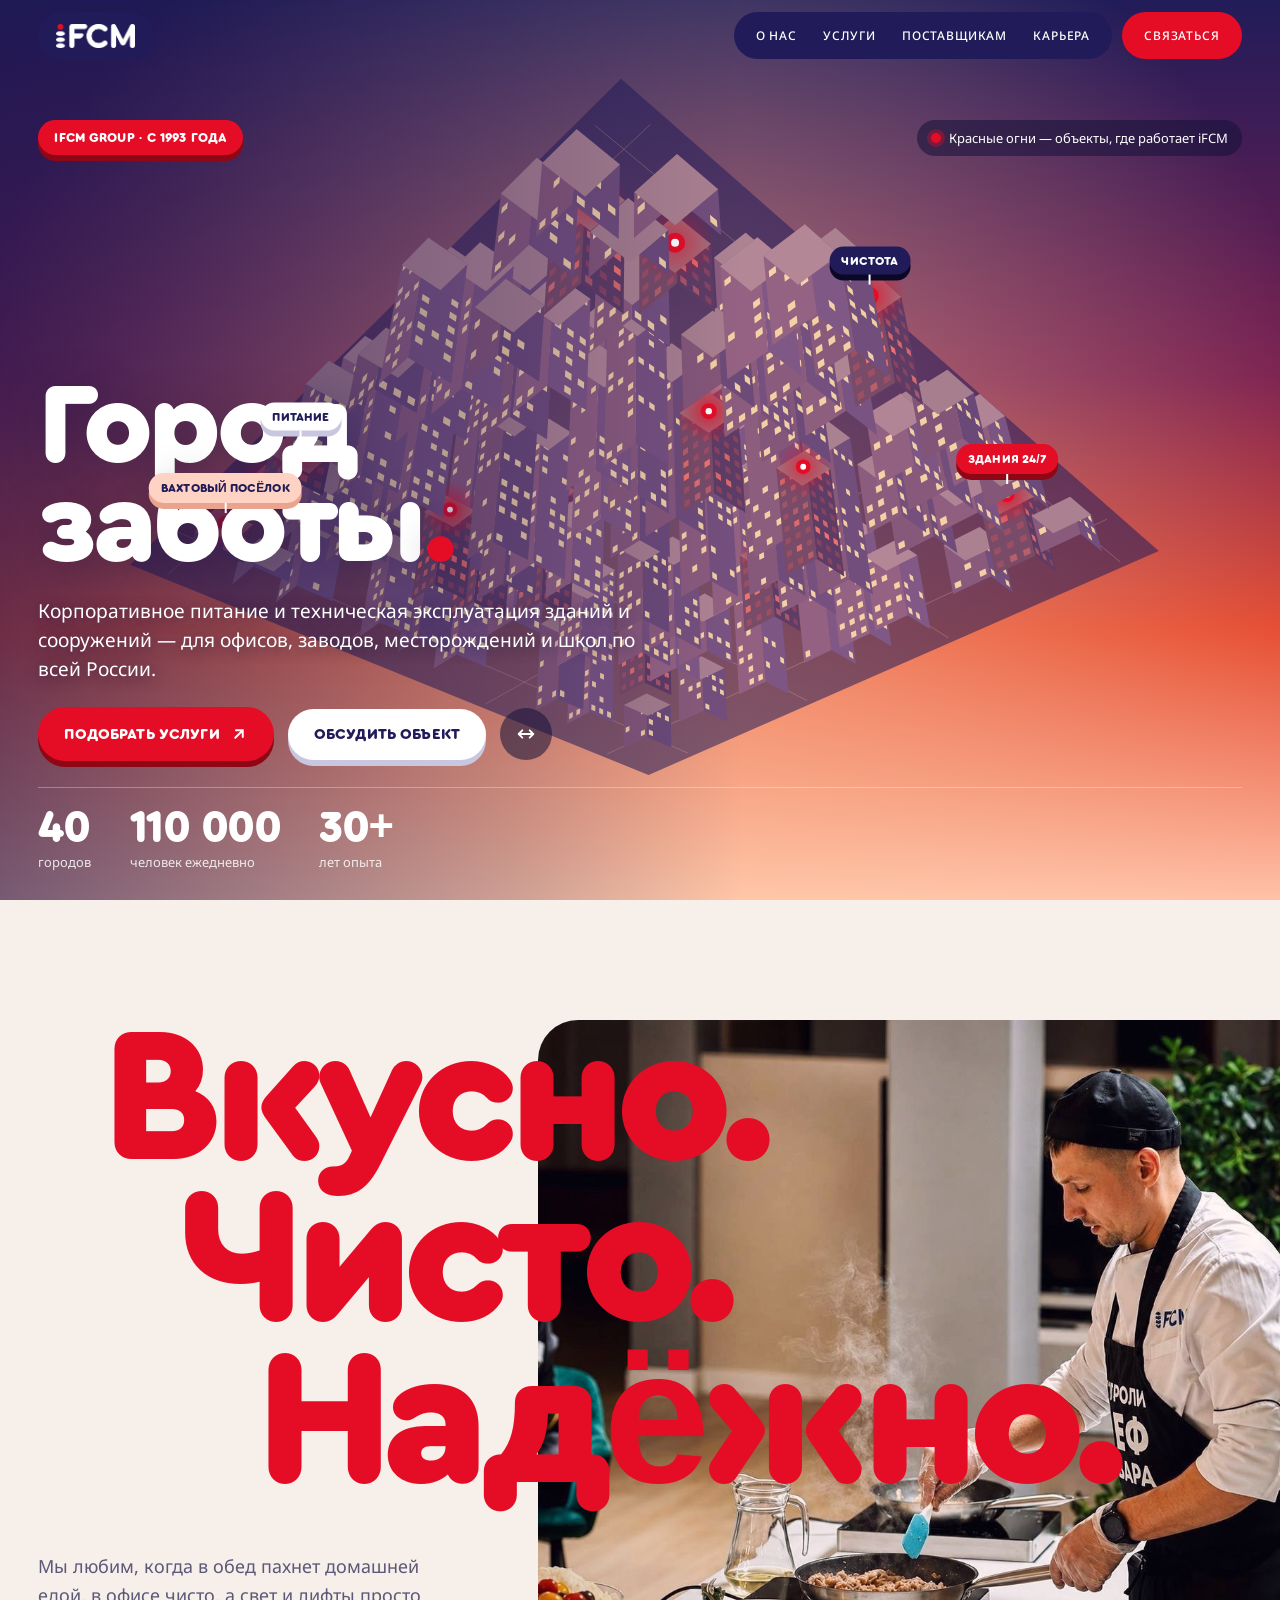
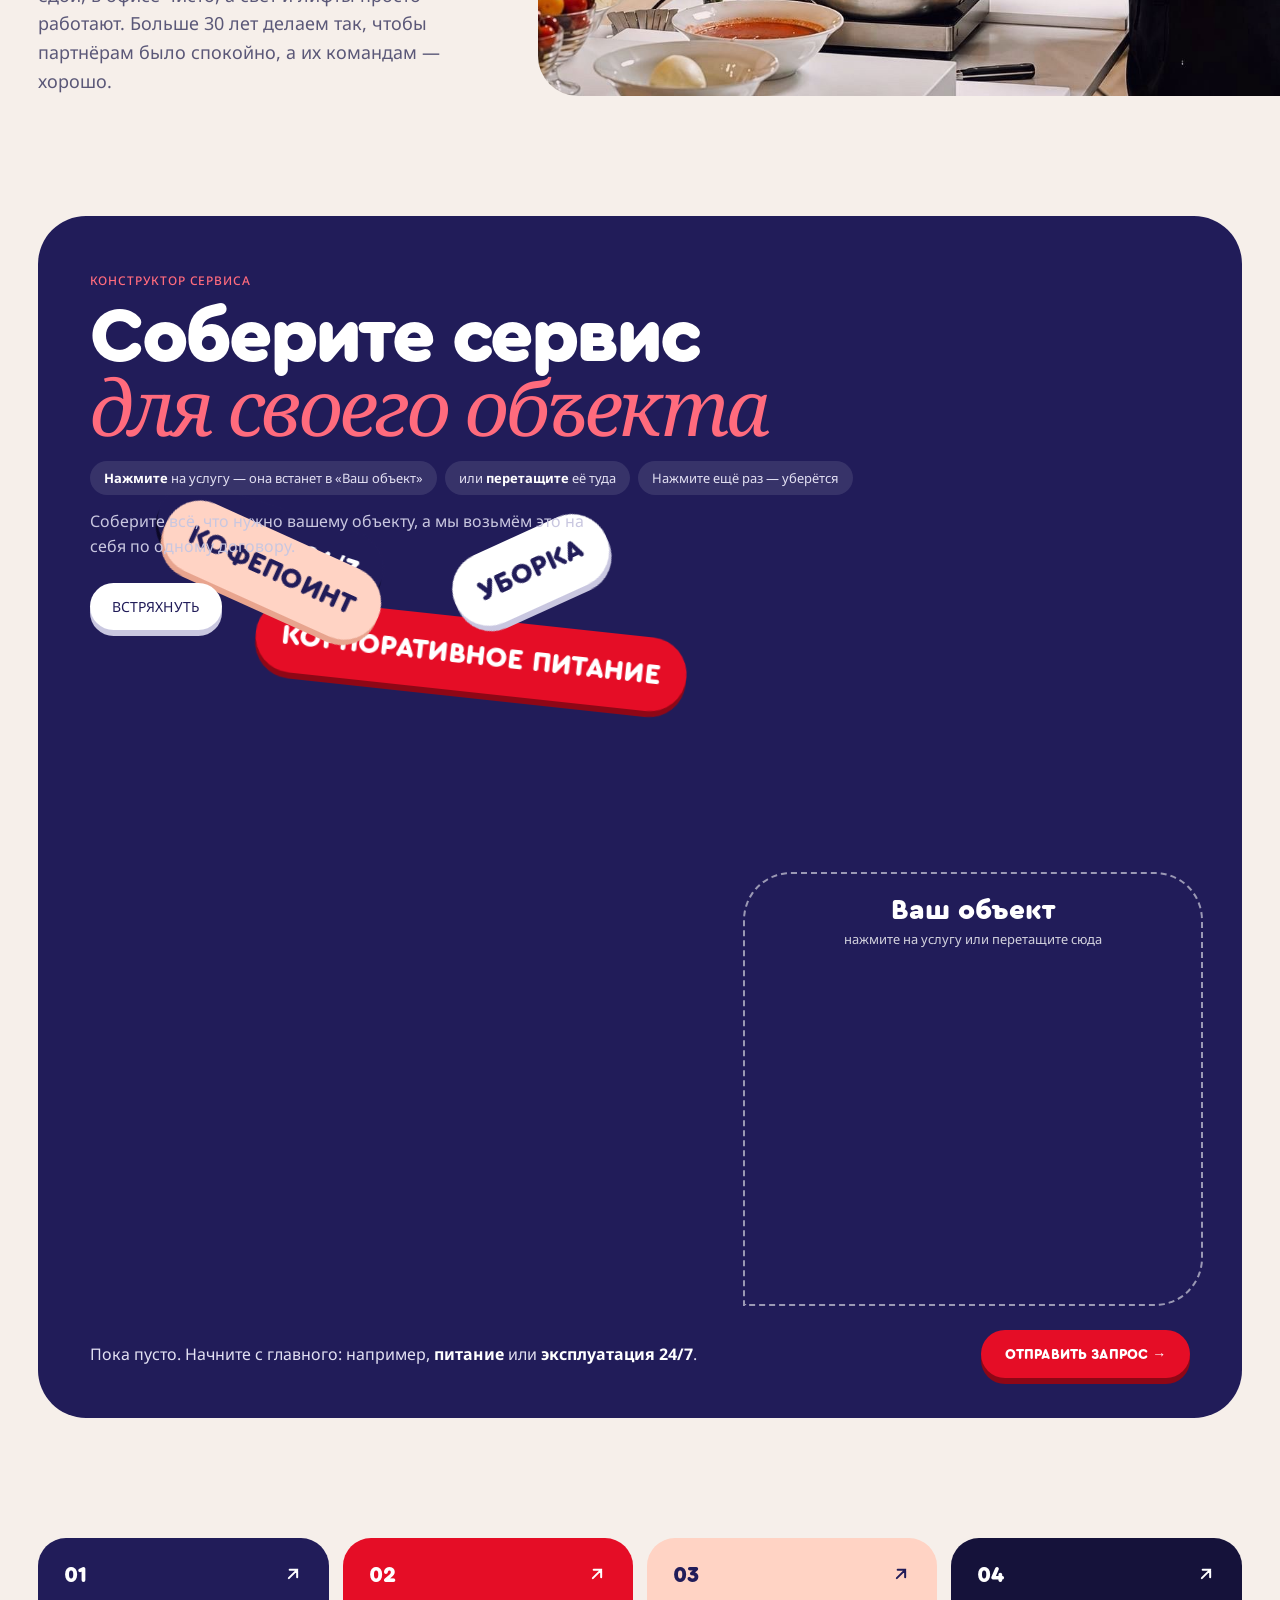
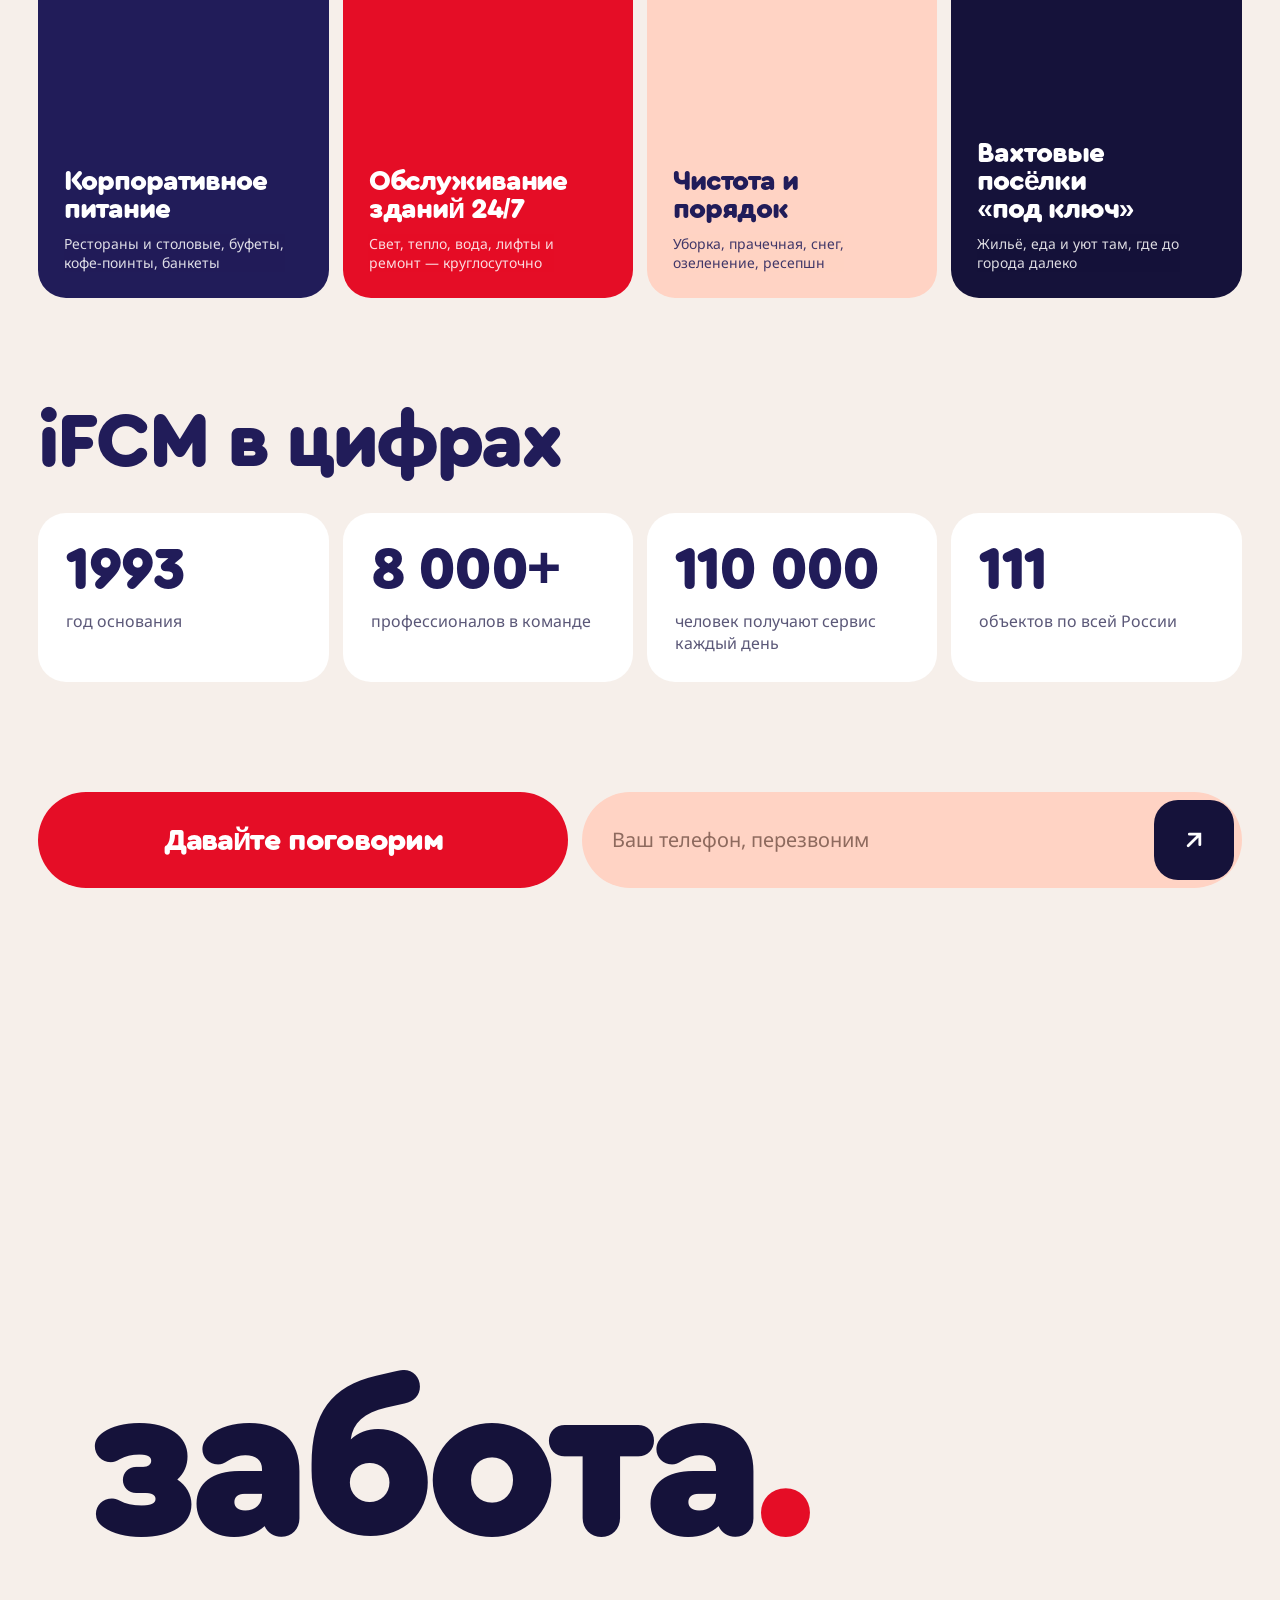
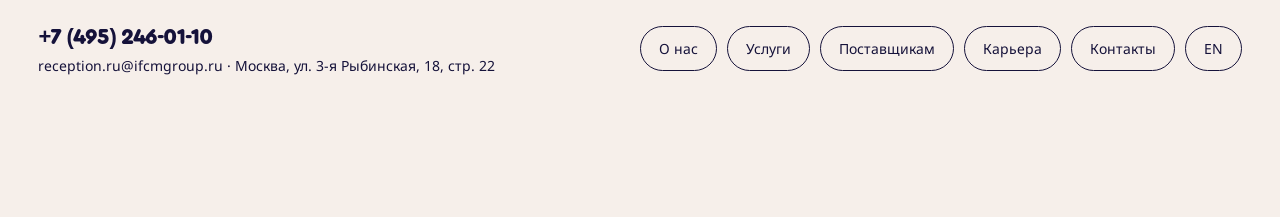
<file: index город заботы .html>
<!doctype html>
<html lang="ru">
<head>
<meta charset="utf-8">
<meta name="viewport" content="width=device-width,initial-scale=1,viewport-fit=cover">
<title>iFCM — Город заботы</title>
<link rel="stylesheet" href="assets/nav.css">
<style>body{margin:0}</style>
</head>
<body>
<link rel="preconnect" href="https://fonts.googleapis.com">
<link rel="stylesheet" href="https://fonts.googleapis.com/css2?family=Noto+Sans:wght@400;500;700&family=Noto+Serif:ital,wght@1,400&display=swap">
<style>
/* Layout: playful brand film — 3D city hero, giant-type photo poster, physics sticker playground, colour tiles, tappable grid footer */
@font-face{font-family:'Cera Round Pro';src:url([data-uri]) format('opentype');font-weight:900;font-display:swap}
:root{
  color-scheme:light;
  --navy:#211C59; --ink:#15123A; --red:#E50D26; --red-soft:#FF6B7D; --peach:#FFD3C4;
  --paper:#F6EFEA; --white:#FFFFFF; --muted:#5B5878; --line:#1F1A4D; --lilac:#C9C7E0;
  --display:'Cera Round Pro','Nunito','Arial Rounded MT Bold',sans-serif;
  --body:'Noto Sans',Arial,sans-serif;
  --serif:'Noto Serif',Georgia,serif;
  --gut:clamp(16px,3vw,40px);
}
*{box-sizing:border-box}
html{scroll-behavior:smooth}
body{background:var(--paper);color:var(--ink);font-family:var(--body);font-size:16px;overflow-x:clip}
a{color:inherit}
.d{font-family:var(--display);font-weight:900;letter-spacing:-0.04em}
.s{font-family:var(--serif);font-style:italic;font-weight:400}
.lbl{font-size:12px;font-weight:500;letter-spacing:.07em;text-transform:uppercase}
.w{padding-inline:var(--gut)}
h1,h2,h3{text-wrap:balance}
:focus-visible{outline:2px solid var(--red);outline-offset:3px;border-radius:6px}

/* nav */
.logo-fix{position:fixed;top:calc(12px + env(safe-area-inset-top,0px));left:var(--gut);z-index:60;background:var(--navy);border-radius:999px;padding:12px 18px;display:flex}
.logo-fix img{height:24px;width:auto;display:block}
.nav{position:fixed;top:calc(12px + env(safe-area-inset-top,0px));right:var(--gut);z-index:60;display:flex;gap:10px}
.pill{background:var(--navy);color:var(--white);border-radius:999px;padding:15px 22px;display:flex;gap:26px}
.pill a{text-decoration:none}.pill a:hover{color:var(--red-soft)}
.cta-pill{background:var(--red);color:var(--white);border-radius:999px;padding:15px 22px;text-decoration:none}

/* sticker (Partake-like, brand colours) */
.stk{display:inline-flex;align-items:center;justify-content:center;font-family:var(--display);font-weight:900;text-transform:uppercase;letter-spacing:.01em;border-radius:999px;white-space:nowrap;box-shadow:0 6px 0 var(--sh,#0E0B2B);border:0}
.stk.red{background:var(--red);color:#fff;--sh:#8E0716}
.stk.navy{background:var(--navy);color:#fff;--sh:#0B0826}
.stk.white{background:#fff;color:var(--navy);--sh:#C9C7E0}
.stk.peach{background:var(--peach);color:var(--navy);--sh:#E8A48E}


/* HERO: 3D city */
.hero{position:relative;height:min(100svh,960px);min-height:620px;overflow:hidden;color:#fff;touch-action:pan-y}
#city{position:absolute;inset:0;width:100%;height:100%;display:block;cursor:grab}
#city:active{cursor:grabbing}
.hero-in{position:relative;height:100%;display:flex;flex-direction:column;justify-content:space-between;padding-block:104px 28px;pointer-events:none}
.hero-in a,.hero-in button{pointer-events:auto}
.hero h1{margin:0;font-size:clamp(52px,10vw,180px);line-height:.86;text-shadow:0 6px 40px rgba(21,18,58,.35)}
.tag3d{position:absolute;left:0;top:0;z-index:3;pointer-events:none;transform:translate(-50%,-130%);font-size:12px;padding:8px 12px;transition:opacity .3s}
.tag3d::after{content:"";position:absolute;left:50%;bottom:-10px;width:2px;height:10px;background:#fff;transform:translateX(-50%)}
.drag-hint{display:inline-flex;align-items:center;justify-content:center;width:52px;height:52px;background:rgba(21,18,58,.55);border-radius:50%;animation:sway 2.4s ease-in-out infinite;transition:opacity .5s}
.drag-hint.off{opacity:0}
@keyframes sway{0%,100%{transform:translateX(0)}50%{transform:translateX(8px)}}

/* POSTER: giant type over photo (Burrito Madre-like) */
.poster{position:relative;padding-block:120px;overflow:hidden}
.poster .photo{position:absolute;right:0;top:120px;bottom:120px;width:min(58%,820px);background-position:42% 30%;background-size:cover;background-repeat:no-repeat;background-color:#E9DCD5;border-radius:40px 0 0 40px}
.poster h2{position:relative;margin:0;font-size:clamp(76px,15vw,260px);line-height:.84;color:var(--red);letter-spacing:-0.05em;pointer-events:none}
.poster h2 span{display:block}
.poster p{position:relative;max-width:420px;margin:48px 0 0;font-size:18px;line-height:1.6;color:var(--muted)}

/* PLAYGROUND */
.play{background:var(--navy);color:#fff;border-radius:48px;margin-inline:var(--gut);position:relative;overflow:hidden}
.play-head{display:flex;justify-content:space-between;align-items:flex-end;gap:24px;flex-wrap:wrap;padding:56px clamp(20px,4vw,56px) 0;position:relative;z-index:2;pointer-events:none}
.play-head button{pointer-events:auto}
.play h2{margin:0;font-size:clamp(40px,6vw,96px);line-height:.9}
#box{position:relative;height:min(78svh,700px);min-height:560px;touch-action:none}
.zone{position:absolute;right:clamp(12px,3vw,40px);bottom:24px;width:min(40%,460px);height:62%;border:2.5px dashed rgba(255,255,255,.55);border-radius:48px 48px 48px 0;display:flex;flex-direction:column;align-items:center;justify-content:flex-start;padding-top:22px;gap:6px;transition:background .3s,border-color .3s;pointer-events:none}
.zone.hot{background:rgba(229,13,38,.18);border-color:#FF6B7D}
.zone b{font-family:var(--display);font-size:clamp(20px,2.2vw,30px)}
.zone span{font-size:13px;opacity:.8}
.sum{display:flex;flex-wrap:wrap;gap:16px;align-items:center;justify-content:space-between;padding:0 clamp(20px,4vw,56px) 40px;position:relative}
.sum p{margin:0;font-size:16px;line-height:1.5;max-width:760px;color:#E3E1F3;min-width:0}
.sum p b{color:#fff}
@media (max-width:700px){.zone{width:50%;right:10px;height:46%;border-radius:32px 32px 32px 0}}
.body{position:absolute;left:0;top:0;will-change:transform;cursor:grab;user-select:none;-webkit-user-select:none;touch-action:none}
.more{border:0;cursor:pointer;font:inherit}

/* TILES (Units-like) */
.tiles{display:grid;grid-template-columns:repeat(4,minmax(0,1fr));gap:14px;padding-block:120px 40px}
.tile{position:relative;overflow:hidden;border-radius:28px;min-height:360px;padding:26px;display:flex;flex-direction:column;justify-content:space-between;text-decoration:none;color:#fff}
.tile .ph{position:absolute;inset:0;background-size:cover;background-position:center;opacity:0;transform:scale(1.1);transition:opacity .45s,transform .7s}
.tile:hover .ph,.tile:focus-visible .ph{opacity:1;transform:none}
.tile .ph::after{content:"";position:absolute;inset:0;background:linear-gradient(180deg,rgba(21,18,58,0) 40%,rgba(21,18,58,.85))}
.tile>*:not(.ph){position:relative}
.tile h3{margin:0;font-size:clamp(24px,2.2vw,32px);line-height:1}
.tile .top{display:flex;justify-content:space-between;font-family:var(--display);font-weight:900;font-size:22px}

/* BLOCKS & NEWS (правятся в админке) */
.sec-h{display:flex;justify-content:space-between;align-items:flex-end;gap:20px;flex-wrap:wrap;margin-bottom:36px}
.sec-h h2{margin:0;font-size:clamp(40px,6vw,96px);line-height:.9;color:var(--navy)}
.blk{padding-block:70px}
.blk-text p{font-size:clamp(22px,2.6vw,40px);line-height:1.25;max-width:1000px;margin:0;color:var(--navy);white-space:pre-line}
.blk-tp{display:flex;flex-wrap:wrap;gap:40px;align-items:center}
.blk-tp .ph{flex:1 1 380px;min-height:340px;border-radius:40px 40px 40px 0;background-size:cover;background-position:center;background-color:#E9DCD5}
.blk-tp .tx{flex:1 1 380px;min-width:0}
.blk-tp .tx p{font-size:18px;line-height:1.65;color:var(--muted);margin:16px 0 0;white-space:pre-line}
.nums{display:grid;grid-template-columns:repeat(auto-fit,minmax(200px,1fr));gap:14px}
.nums div{background:#fff;border-radius:28px;padding:28px}
.nums b{display:block;font-family:var(--display);font-weight:900;font-size:clamp(40px,4.6vw,72px);line-height:1;color:var(--navy);letter-spacing:-.03em}
.nums span{display:block;margin-top:10px;color:var(--muted)}
.cards{display:grid;grid-template-columns:repeat(auto-fit,minmax(240px,1fr));gap:14px}
.cards div{background:var(--navy);color:#fff;border-radius:28px;padding:28px;min-height:200px}
.cards h3{margin:0 0 10px;font-family:var(--display);font-weight:900;font-size:26px;line-height:1.05}
.cards p{margin:0;color:#C9C7E0;line-height:1.55;white-space:pre-line}
.news-grid{display:grid;grid-template-columns:repeat(auto-fit,minmax(280px,1fr));gap:18px}
.news-card{background:#fff;border-radius:28px;overflow:hidden;display:flex;flex-direction:column}
.news-card .ph{aspect-ratio:16/10;background-size:cover;background-position:center;max-width:100%;background-color:#E9DCD5}
.news-card .bd{padding:24px;display:flex;flex-direction:column;gap:10px}
.news-card time{font-size:12px;letter-spacing:.07em;text-transform:uppercase;color:var(--red);font-weight:700}
.news-card h3{margin:0;font-family:var(--display);font-weight:900;font-size:24px;line-height:1.1;color:var(--navy)}
.news-card p{margin:0;color:var(--muted);line-height:1.6;white-space:pre-line}
.hp{position:absolute;left:-9999px;width:1px;height:1px;overflow:hidden}

/* ===== Итерация 2: первый экран ===== */
.hero{min-height:720px}
.hero::before{content:"";position:absolute;inset:0;z-index:1;pointer-events:none;background:linear-gradient(90deg,rgba(28,22,80,.6) 0%,rgba(28,22,80,.22) 40%,rgba(28,22,80,0) 58%)}
.hero-in{z-index:2;padding-top:120px}
.tag3d{z-index:3}
.hero h1{font-size:clamp(52px,9vw,160px)}
.metaphor{display:inline-flex;align-items:center;gap:8px;font-size:13px;background:rgba(21,18,58,.55);border-radius:999px;padding:9px 14px}
.metaphor i{width:10px;height:10px;border-radius:50%;background:var(--red);box-shadow:0 0 0 4px rgba(229,13,38,.35);flex:none}
#hLead{margin:22px 0 0;max-width:620px;font-size:clamp(17px,1.5vw,21px);line-height:1.5;text-shadow:0 2px 14px rgba(21,18,58,.55)}
.cta2{display:flex;gap:14px;flex-wrap:wrap;align-items:center;margin-top:24px}
.cta2 .stk{padding:18px 26px;font-size:15px;text-decoration:none;gap:10px}
.stats2{display:flex;gap:clamp(18px,3vw,48px);margin-top:26px;padding-top:18px;border-top:1px solid rgba(255,255,255,.3);flex-wrap:wrap}
.stats2 b{display:block;font-family:var(--display);font-weight:900;font-size:clamp(28px,3.4vw,52px);line-height:1;letter-spacing:-.03em}
.stats2 span{font-size:13px;opacity:.85}
@media (max-width:700px){.tag3d{display:none!important}.hero{min-height:760px}.cta2 .stk{padding:15px 18px;font-size:13px}}
/* ===== Итерация 2: конструктор ===== */
.howto{display:flex;gap:8px;flex-wrap:wrap}
.howto span{font-size:13px;background:rgba(255,255,255,.1);border-radius:999px;padding:8px 14px;color:#E3E1F3}
.howto b{color:#fff}
.body.pinned{z-index:5;box-shadow:0 0 0 3px #fff,0 6px 0 var(--sh,#0E0B2B)}
.body.pinned::after{content:"×";position:absolute;right:-8px;top:-8px;width:24px;height:24px;border-radius:50%;background:var(--red);color:#fff;font:700 15px/24px Arial,sans-serif;text-align:center;box-shadow:0 0 0 2px #fff}
.selbox{display:none;flex-wrap:wrap;gap:8px;align-items:center;margin:14px 0 0;padding:14px 18px;background:#fff;border-radius:28px}
.selbox.on{display:flex}
.selbox .t{font-family:var(--display);font-weight:900;color:var(--navy);font-size:16px;margin-right:6px}
.selbox button{border:0;cursor:pointer;font:inherit;font-size:14px;font-weight:700;background:var(--paper);color:var(--navy);border-radius:999px;padding:9px 14px;display:inline-flex;gap:8px;align-items:center}
.selbox button i{font-style:normal;color:var(--red)}
.selbox .n{margin-left:auto;font-size:13px;color:var(--muted)}
.c-form.flash{box-shadow:0 0 0 4px var(--red);transition:box-shadow .3s}
/* FOOTER GRID (tap cells) */
.grid-sec{padding-block:40px 0}
.contact-row{display:flex;flex-wrap:wrap;gap:14px;align-items:stretch}
.c-red{flex:1 1 420px;min-width:0;background:var(--red);color:#fff;border-radius:999px;display:flex;align-items:center;justify-content:center;min-height:96px;font-size:clamp(22px,2.4vw,36px);padding:0 28px;text-align:center}
.c-form{flex:2 1 440px;min-width:0;background:var(--peach);border-radius:999px;display:flex;align-items:center;gap:10px;padding:8px 8px 8px 28px;min-height:96px}
.c-form input{flex:1;min-width:0;border:0;background:transparent;font:inherit;font-size:20px;color:var(--ink);min-height:60px}
.c-form input::placeholder{color:#8E6A5E}
.c-form button{flex:none;width:80px;height:80px;border-radius:24px;border:0;background:var(--ink);color:#fff;cursor:pointer;display:flex;align-items:center;justify-content:center}
.ok{min-height:22px;margin:12px 4px 0;color:var(--red);font-size:14px}
.gwrap{position:relative;margin-top:40px}
#grid{display:block;width:100%;height:min(70svh,640px);min-height:420px;cursor:pointer;touch-action:manipulation}
.gword{position:absolute;left:4%;bottom:6%;margin:0;font-size:clamp(80px,17vw,300px);line-height:.8;color:var(--ink);pointer-events:none}
.foot{display:flex;flex-wrap:wrap;justify-content:space-between;gap:16px;align-items:center;padding-block:28px 140px}
.foot .chips{display:flex;gap:10px;flex-wrap:wrap}
.foot .chips a{border:1.5px solid var(--ink);border-radius:999px;padding:12px 18px;font-size:14px;text-decoration:none;color:var(--ink);transition:background .2s,color .2s}
.foot .chips a:hover{background:var(--ink);color:#fff}

@media (max-width:1100px){.pill.links{display:none}}
@media (max-width:900px){
  .tiles{grid-template-columns:repeat(2,minmax(0,1fr))}
  .poster .photo{position:relative;top:auto;bottom:auto;width:100%;height:340px;border-radius:28px;margin-bottom:-90px}
  .poster{padding-block:80px}
}
@media (max-width:520px){.tiles{grid-template-columns:minmax(0,1fr)}}
@media (max-width:900px),(hover:none){.tile{min-height:0;gap:14px}.tile .ph{position:relative;inset:auto;height:190px;margin:-26px -26px 4px;opacity:1;transform:none}.tile .ph::after{display:none}}
@media (prefers-reduced-motion:reduce){*{transition:none !important;animation:none !important}}
</style>

<div id="siteHeader"></div>

<main>
<!-- HERO: 3D CITY -->
<section class="hero" id="top">
  <canvas id="city" aria-label="Трёхмерный город: красные огни отмечают объекты, где работает iFCM"></canvas>
  <span class="tag3d stk white" id="t0">Питание</span>
  <span class="tag3d stk red" id="t1">Инженерия 24/7</span>
  <span class="tag3d stk navy" id="t2">Клининг</span>
  <span class="tag3d stk peach" id="t3">Вахтовый посёлок</span>
  <div class="hero-in w">
    <div style="display:flex;justify-content:space-between;gap:20px;flex-wrap:wrap;align-items:flex-start">
      <span class="stk red lbl" id="hBadge" style="padding:10px 16px;font-size:13px">iFCM GROUP · с 1993 года</span>
      <span class="metaphor"><i></i>Красные огни — объекты, где работает iFCM</span>
    </div>
    <div>
      <h1 class="d" id="hTitle">Город<br>заботы<span style="color:var(--red)">.</span></h1>
      <p id="hLead">Корпоративное питание, эксплуатация зданий и инфраструктурные сервисы — под управлением одной команды.</p>
      <div class="cta2"><a class="stk red" href="#play">Подобрать услуги <svg width="18" height="18" viewBox="0 0 24 24" fill="none" stroke="currentColor" stroke-width="2.6" stroke-linecap="round" aria-hidden="true"><path d="M7 17L17 7M8 7h9v9"/></svg></a><a class="stk white" href="#contact">Обсудить объект</a><span class="drag-hint" id="dragHint" title="Город можно покрутить" aria-hidden="true"><svg width="22" height="22" viewBox="0 0 24 24" fill="none" stroke="currentColor" stroke-width="2" stroke-linecap="round"><path d="M4 12h16M4 12l4-4M4 12l4 4M20 12l-4-4M20 12l-4 4"/></svg></span></div>
      <div class="stats2"><div><b>40</b><span>городов</span></div><div><b>110&#160;000</b><span>человек ежедневно</span></div><div><b>30+</b><span>лет опыта</span></div></div>
    </div>
  </div>
</section>

<!-- POSTER -->
<section class="poster w" id="poster">
  <div class="photo" id="posterPhoto" role="img" aria-label="Фото сотрудника iFCM"></div>
  <h2 class="d" id="posterH"><span>Вкусно.</span><span>Чисто.</span><span>Надёжно.</span></h2>
  <p id="posterText">Мы создаём, управляем и развиваем сервисы корпоративного питания и технической эксплуатации зданий. Уже более 30 лет наши партнёры становятся счастливее, а команды — сплочённее.</p>
</section>

<!-- PLAYGROUND -->
<section class="play" id="play">
  <div class="play-head">
    <div style="display:flex;flex-direction:column;gap:14px">
      <span class="lbl" style="color:var(--red-soft)">Конструктор сервиса</span>
      <h2 class="d" id="playTitle">Соберите сервис <span class="s" style="color:var(--red-soft)">для своего объекта</span></h2>
      <div class="howto"><span><b>Нажмите</b> на услугу — она встанет в «Ваш объект»</span><span>или <b>перетащите</b> её туда</span><span>Нажмите ещё раз — уберётся</span></div>
      <p id="playText" style="margin:0;max-width:520px;color:#C9C7E0;line-height:1.55">Перетащите нужные услуги в зону «Ваш объект». Всё, что окажется внутри, мы закроем одним договором.</p>
    </div>
    <button class="more stk white lbl" id="more" style="padding:14px 22px;font-size:14px">Встряхнуть</button>
  </div>
  <div id="box" aria-label="Конструктор: плашки с услугами iFCM, их можно перетаскивать в зону «Ваш объект»"><div class="zone" id="zone"><b>Ваш объект</b><span id="zoneCount">нажмите на услугу или перетащите сюда</span></div></div>
  <div class="sum"><p id="sumText">Пока пусто. Начните с главного: например, <b>питание</b> или <b>эксплуатация 24/7</b>.</p><a class="stk red lbl" id="sendSel" href="contacts.html#form" style="padding:16px 24px;font-size:14px;text-decoration:none">Отправить запрос →</a></div>
</section>

<!-- TILES -->
<section class="w" id="tiles">
  <div class="tiles" id="tilesBox"></div>
</section>

<!-- РЕДАКТИРУЕМЫЕ БЛОКИ -->
<div class="w" id="blocksBox"></div>

<!-- НОВОСТИ -->
<section class="w blk" id="news" hidden>
  <div class="sec-h"><h2 class="d" id="newsTitle">Новости</h2></div>
  <div class="news-grid" id="newsBox"></div>
</section>

<!-- GRID FOOTER -->
<section class="grid-sec w" id="contact">
  <div class="contact-row">
    <div class="c-red d">Давайте поговорим</div>
    <form class="c-form" id="f" novalidate>
      <label for="tel" class="lbl" style="position:absolute;left:-9999px">Ваш телефон</label>
      <input class="hp" id="website" name="website" tabindex="-1" autocomplete="off" aria-hidden="true">
      <input id="tel" type="tel" placeholder="Ваш телефон, перезвоним" autocomplete="tel">
      <button type="submit" aria-label="Отправить"><svg width="28" height="28" viewBox="0 0 24 24" fill="none" stroke="currentColor" stroke-width="2.4" stroke-linecap="round"><path d="M7 17L17 7M8 7h9v9"/></svg></button>
    </form>
  </div>
  <div class="selbox" id="selBox" aria-live="polite"></div>
  <div class="ok" id="ok" role="status"></div>
  <div class="gwrap">
    <canvas id="grid" aria-label="Сетка: нажмите на клетку, и в ней появится фигура из фирменного паттерна iFCM"></canvas>
    <p class="gword d">забота<span style="color:var(--red)">.</span></p>
  </div>
  <div class="foot">
    <div style="font-size:14px;line-height:1.6"><b class="d" style="font-size:22px;user-select:all" id="cPhone">+7 (495) 246-01-10</b><br><span style="user-select:all" id="cEmail">reception.ru@ifcmgroup.ru</span> · <span id="cAddr">Москва, ул. 3-я Рыбинская, 18, стр. 22</span></div>
    <nav class="chips" aria-label="Другие разделы"><a href="about.html">О нас</a><a href="services.html">Услуги</a><a href="suppliers.html">Поставщикам</a><a href="career.html">Карьера</a><a href="contacts.html">Контакты</a><a href="https://www.ifcmgroup.ru/eng" target="_blank" rel="noopener">EN</a></nav>
  </div>
</section>
</main>

<script src="assets/config.js"></script>
<script src="assets/site.js" defer></script>
<script>
/* ===== НАСТРОЙКА: адрес вашего бэкенда на Render (без слэша в конце) ===== */
const BACKEND_URL = window.IFCM_BACKEND_URL || ""; // адрес задаётся в assets/config.js
/* ======================================================================== */
(function(){
  var reduce=window.matchMedia('(prefers-reduced-motion: reduce)').matches;
  var $=function(s){return document.querySelector(s)}, $$=function(s){return Array.prototype.slice.call(document.querySelectorAll(s))};
  function fit(c){var dpr=Math.min(2,window.devicePixelRatio||1),r=c.getBoundingClientRect();c.width=Math.max(1,Math.round(r.width*dpr));c.height=Math.max(1,Math.round(r.height*dpr));var x=c.getContext('2d');x.setTransform(dpr,0,0,dpr,0,0);return {ctx:x,w:r.width,h:r.height}}

  function mark(){}

  /* ================= 3D CITY (hand-written renderer) ================= */
  var city=$('#city'),C={},seed=5;function rnd(){seed=(seed*16807)%2147483647;return (seed-1)/2147483646}
  var B=[],G=13,U=1;
  for(var gx=0;gx<G;gx++)for(var gz=0;gz<G;gz++){
    if(gx%4===3||gz%4===3)continue; // streets
    var cx=gx-(G-1)/2,cz=gz-(G-1)/2,dist=Math.sqrt(cx*cx+cz*cz);
    if(rnd()<.12)continue;
    var h=Math.max(.6,(5.8-dist*.55)*(.45+rnd()*.9)+(rnd()<.08?3:0));
    var b={x:cx,z:cz,w:.78+rnd()*.12,d:.78+rnd()*.12,h:h,lit:[],ours:false,hue:rnd()};
    var floors=Math.max(2,Math.round(h*3));for(var i=0;i<floors*3*4;i++)b.lit.push(rnd()<.42);
    B.push(b);
  }
  // our objects: pick a spread of buildings
  var ourIdx=[];B.forEach(function(b,i){if(rnd()<.16)b.ours=true});
  (function(){var o=B.filter(function(b){return b.ours});if(o.length<4)return;var pick=[o.reduce(function(a,b){return b.x<a.x?b:a}),o.reduce(function(a,b){return b.x>a.x?b:a}),o.reduce(function(a,b){return b.z<a.z?b:a}),o.reduce(function(a,b){return b.z>a.z?b:a})];pick.forEach(function(b,i){if(b.tag==null)b.tag=i})})();
  var cam={th:.7,phi:.62,D:22,f:1,drag:false,lx:0,vel:0,auto:1};
  function proj(x,y,z){var ct=Math.cos(cam.th),st=Math.sin(cam.th);var x1=x*ct-z*st,z1=x*st+z*ct;var cp=Math.cos(cam.phi),sp=Math.sin(cam.phi);var y2=y*cp-z1*sp,z2=y*sp+z1*cp;var k=cam.f/(cam.D+z2);return [C.cx+x1*k,C.cy-y2*k,z2]}
  function nview(nx,nz){var ct=Math.cos(cam.th),st=Math.sin(cam.th);var z1=nx*st+nz*ct;return z1*Math.cos(cam.phi)} // horizontal normals: facing camera if <0
  function mix(a,b,t){return [a[0]+(b[0]-a[0])*t,a[1]+(b[1]-a[1])*t,a[2]+(b[2]-a[2])*t]}
  function rgb(c,a){return 'rgba('+(c[0]|0)+','+(c[1]|0)+','+(c[2]|0)+','+(a==null?1:a)+')'}
  var SKY_FOG=[255,170,150], NAVYc=[33,28,89], REDc=[229,13,38];
  function sizeCity(){var f=fit(city);C.ctx=f.ctx;C.w=f.w;C.h=f.h;C.cx=f.w*.5;C.cy=f.h*(f.w<700?.6:.62);cam.f=f.w<700?f.w*1.55:Math.min(f.w,f.h*1.3)*0.95;cam.D=f.w<700?27:22}
  function quad(ctx,p){ctx.beginPath();ctx.moveTo(p[0][0],p[0][1]);for(var i=1;i<p.length;i++)ctx.lineTo(p[i][0],p[i][1]);ctx.closePath()}
  var t0=performance.now();
  function drawCity(t){
    var ctx=C.ctx;if(!ctx)return;var time=(t-t0)/1000;
    if(!cam.drag&&!reduce){cam.th+=0.0016*cam.auto+cam.vel;cam.vel*=.94}
    var sc=Math.min(1,scrollY/(C.h||1));cam.phi=.62+sc*.35;
    // sky
    var g=ctx.createLinearGradient(0,0,0,C.h);g.addColorStop(0,'#211C59');g.addColorStop(.42,'#7A1E4F');g.addColorStop(.7,'#E5492F');g.addColorStop(1,'#FFC2A8');
    ctx.fillStyle=g;ctx.fillRect(0,0,C.w,C.h);
    // sun glow
    var sg=ctx.createRadialGradient(C.w*.5,C.h*.58,10,C.w*.5,C.h*.58,C.w*.55);sg.addColorStop(0,'rgba(255,214,170,.55)');sg.addColorStop(1,'rgba(255,214,170,0)');ctx.fillStyle=sg;ctx.fillRect(0,0,C.w,C.h);
    // ground plate
    var gp=[proj(-7.2,0,-7.2),proj(7.2,0,-7.2),proj(7.2,0,7.2),proj(-7.2,0,7.2)];quad(ctx,gp);ctx.fillStyle='rgba(33,28,89,.55)';ctx.fill();
    // streets glow lines
    ctx.strokeStyle='rgba(255,200,170,.25)';ctx.lineWidth=1;
    for(var s=-6;s<=6;s+=4){var a=proj(s-.5+.0,0,-7),b2=proj(s-.5,0,7);ctx.beginPath();ctx.moveTo(a[0],a[1]);ctx.lineTo(b2[0],b2[1]);ctx.stroke();a=proj(-7,0,s-.5);b2=proj(7,0,s-.5);ctx.beginPath();ctx.moveTo(a[0],a[1]);ctx.lineTo(b2[0],b2[1]);ctx.stroke()}
    // sort buildings by depth
    var list=B.map(function(b){return {b:b,z:proj(b.x,b.h/2,b.z)[2]}}).sort(function(a,b){return b.z-a.z});
    var tags=[];
    list.forEach(function(it){var b=it.b,hw=b.w/2,hd=b.d/2,x0=b.x-hw,x1=b.x+hw,z0=b.z-hd,z1=b.z+hd,h=b.h;
      var fog=Math.min(.75,Math.max(0,(it.z-cam.D+4)/14));
      var base=b.ours?mix(NAVYc,[60,40,110],.3):mix([58,48,120],[90,70,140],b.hue);
      var faces=[[ [x0,z0],[x1,z0],0,-1 ],[ [x1,z0],[x1,z1],1,0 ],[ [x1,z1],[x0,z1],0,1 ],[ [x0,z1],[x0,z0],-1,0 ]];
      faces.forEach(function(fc,fi){var nv=nview(fc[2],fc[3]);if(nv>=0)return;
        var light=.55+.45*Math.max(0,(fc[2]*-.6+fc[3]*.8));
        var col=mix(mix(base,[255,150,120],light*.45),SKY_FOG,fog);
        var p=[proj(fc[0][0],0,fc[0][1]),proj(fc[1][0],0,fc[1][1]),proj(fc[1][0],h,fc[1][1]),proj(fc[0][0],h,fc[0][1])];
        quad(ctx,p);ctx.fillStyle=rgb(col);ctx.fill();
        // windows
        var floors=Math.max(2,Math.round(h*3)),cols=3,idx=fi*floors*cols;
        for(var r=0;r<floors;r++)for(var c=0;c<cols;c++){var on=b.lit[(idx+r*cols+c)%b.lit.length];if(!on&&!b.ours)continue;
          var u0=(c+.25)/cols,u1=(c+.75)/cols,v0=(r+.3)/floors*h,v1=(r+.75)/floors*h;
          var ax=fc[0][0]+(fc[1][0]-fc[0][0])*u0,az=fc[0][1]+(fc[1][1]-fc[0][1])*u0,bx=fc[0][0]+(fc[1][0]-fc[0][0])*u1,bz=fc[0][1]+(fc[1][1]-fc[0][1])*u1;
          var wq=[proj(ax,v0,az),proj(bx,v0,bz),proj(bx,v1,bz),proj(ax,v1,az)];quad(ctx,wq);
          var flick=b.ours?(.65+.35*Math.sin(time*2+r)):1;
          ctx.fillStyle=on?rgb(mix(b.ours?[255,120,110]:[255,222,170],SKY_FOG,fog*.6),.9*flick):'rgba(255,90,90,.25)';ctx.fill()}
      });
      // roof
      var rp=[proj(x0,h,z0),proj(x1,h,z0),proj(x1,h,z1),proj(x0,h,z1)];quad(ctx,rp);ctx.fillStyle=rgb(mix(mix(base,[255,190,160],.55),SKY_FOG,fog));ctx.fill();
      if(b.ours){var top=proj(b.x,h+.05,b.z),pulse=(Math.sin(time*3+b.x)+1)/2,R=Math.max(3,cam.f/(cam.D+top[2])*.16);
        var bg=ctx.createRadialGradient(top[0],top[1],0,top[0],top[1],R*4);bg.addColorStop(0,'rgba(229,13,38,'+(.55+.3*pulse)+')');bg.addColorStop(1,'rgba(229,13,38,0)');ctx.fillStyle=bg;ctx.beginPath();ctx.arc(top[0],top[1],R*4,0,7);ctx.fill();
        ctx.fillStyle='#E50D26';ctx.beginPath();ctx.arc(top[0],top[1],R,0,7);ctx.fill();ctx.fillStyle='#fff';ctx.beginPath();ctx.arc(top[0],top[1],R*.4,0,7);ctx.fill();
        if(b.tag!=null)tags[b.tag]=[top[0],top[1]-R*1.5,top[2]]}
    });
    for(var i=0;i<4;i++){var el=$('#t'+i);if(!tags[i]){el.style.opacity=0;continue}el.style.opacity=tags[i][1]<90||tags[i][1]>C.h-60?0:1;var hw=el.offsetWidth/2+8;el.style.left=Math.max(hw,Math.min(C.w-hw,tags[i][0]))+'px';el.style.top=tags[i][1]+'px'}
  }
  city.addEventListener('pointerdown',function(e){cam.drag=true;cam.lx=e.clientX;city.setPointerCapture(e.pointerId)});
  city.addEventListener('pointermove',function(e){if(!cam.drag)return;var dx=e.clientX-cam.lx;cam.lx=e.clientX;cam.th-=dx*.006;cam.vel=-dx*.0012;if(Math.abs(dx)>2){var dh=$('#dragHint');if(dh)dh.classList.add('off')}});
  ['pointerup','pointercancel'].forEach(function(ev){city.addEventListener(ev,function(){cam.drag=false})});

  /* ================= POSTER parallax ================= */
  var ph=$('#posterH').children;
  function poster(){var r=$('#poster').getBoundingClientRect(),p=(innerHeight-r.top)/(innerHeight+r.height);
    for(var i=0;i<ph.length;i++)ph[i].style.transform='translateX('+(Math.max(0,1-p)*(5+i*6))+'vw)';
    if(p>.35&&p<1)mark('poster')}

  /* ================= PHYSICS PLAYGROUND (capsules) ================= */
  var box=$('#box'),bodies=[],W=0,H=0,started=false,grab=null;
  var small=innerWidth<700, S=small?.6:1;
  var STK=[];
  /* ================= СОДЕРЖИМОЕ (из content.json, правится в админке) ================= */
  var DEFAULT_CONTENT={"hero": {"badge": "iFCM GROUP · с 1993 года", "title": "Город\nзаботы", "lead": "Корпоративное питание, эксплуатация зданий и инфраструктурные сервисы — под управлением одной команды.", "labels": ["Питание", "Инженерия 24/7", "Клининг", "Вахтовый посёлок"]}, "poster": {"lines": ["Вкусно.", "Чисто.", "Надёжно."], "text": "Мы создаём, управляем и развиваем сервисы корпоративного питания и технической эксплуатации зданий. Уже более 30 лет наши партнёры становятся счастливее, а команды — сплочённее.", "photo": "img/chef2.jpg"}, "constructor": {"title": "Соберите сервис", "accent": "для своего объекта", "text": "Перетащите нужные услуги в зону «Ваш объект». Всё, что окажется внутри, мы закроем одним договором.", "services": [{"name": "Корпоративное питание", "color": "red"}, {"name": "Эксплуатация 24/7", "color": "navy"}, {"name": "Клининг", "color": "white"}, {"name": "Кофепоинт", "color": "peach"}, {"name": "Охрана", "color": "navy"}, {"name": "СКУД и видео", "color": "white"}, {"name": "Ресепшн", "color": "peach"}, {"name": "Озеленение", "color": "white"}, {"name": "Лифты и котельные", "color": "navy"}, {"name": "Прачечная", "color": "peach"}, {"name": "Доставка обедов", "color": "red"}, {"name": "Банкеты и VIP", "color": "red"}]}, "tiles": [{"title": "Корпоративное питание", "text": "Рестораны, кухни полного цикла, доставка, кофепоинты", "color": "navy", "photo": "img/kitchen.jpg"}, {"title": "Эксплуатация зданий 24/7", "text": "Электрика, СКУД, водоснабжение, лифты, котельные", "color": "red", "photo": "img/engineer.jpg"}, {"title": "Управление инфраструктурой", "text": "Клининг, ресепшн, охрана, благоустройство", "color": "peach", "photo": "img/corridor.jpg"}, {"title": "Жилые комплексы «под ключ»", "text": "Проживание, питание и инженерия вахтовых посёлков", "color": "ink", "photo": "img/cashier.jpg"}], "blocks": [{"id": "b1", "type": "numbers", "title": "iFCM в цифрах", "hidden": false, "items": [{"value": "1993", "label": "год основания"}, {"value": "7 000+", "label": "профессионалов в команде"}, {"value": "110 000", "label": "человек получают сервис каждый день"}, {"value": "40", "label": "городов в 7 регионах"}]}], "newsTitle": "Новости", "news": [{"id": "n1", "date": "2026-10-09", "title": "Пример новости", "text": "Это образец, чтобы было видно, как выглядит раздел. Замените или удалите его в админке.", "photo": "img/meeting.jpg", "hidden": false}], "contacts": {"phone": "+7 (495) 246-01-10", "email": "reception.ru@ifcmgroup.ru", "address": "Москва, ул. 3-я Рыбинская, 18, стр. 22"}};
  function esc(s){return String(s==null?'':s).replace(/[&<>"']/g,function(c){return {'&':'&amp;','<':'&lt;','>':'&gt;','"':'&quot;',"'":'&#39;'}[c]})}
  function img(u){u=String(u||'');if(!/^(img\/|uploads\/|https:\/\/)[^"'()\\\s]*$/.test(u))return 'none';return "url('"+u+"')"}
  var TILE_BG={navy:['var(--navy)','#fff'],red:['var(--red)','#fff'],peach:['var(--peach)','var(--navy)'],ink:['var(--ink)','#fff'],white:['#fff','var(--navy)']};
  var MONTHS=['января','февраля','марта','апреля','мая','июня','июля','августа','сентября','октября','ноября','декабря'];
  function fmtDate(d){var m=/^(\d{4})-(\d{2})-(\d{2})$/.exec(d||'');return m?(+m[3])+' '+MONTHS[+m[2]-1]+' '+m[1]:esc(d)}
  function applyContent(c){
    try{
      var h=c.hero||{};
      $('#hBadge').textContent=h.badge||'';$('#hLead').textContent=h.lead||'';
      $('#hTitle').innerHTML=esc(h.title||'').replace(/\n/g,'<br>')+'<span style="color:var(--red)">.</span>';
      (h.labels||[]).forEach(function(l,i){var el=$('#t'+i);if(el)el.textContent=l});
      var p=c.poster||{};
      $('#posterH').innerHTML=(p.lines||[]).map(function(l){return '<span>'+esc(l)+'</span>'}).join('');ph=$('#posterH').children;
      $('#posterText').textContent=p.text||'';$('#posterPhoto').style.backgroundImage=img(p.photo);
      var k=c.constructor||{};
      $('#playTitle').innerHTML=esc(k.title||'')+' <span class="s" style="color:var(--red-soft)">'+esc(k.accent||'')+'</span>';
      $('#playText').textContent=k.text||'';
      if(!started)STK=(k.services||[]).filter(function(s){return s&&s.name}).map(function(s){return [s.name,s.color||'navy']});
      $('#tilesBox').innerHTML=(c.tiles||[]).map(function(ti,i){var bg=TILE_BG[ti.color]||TILE_BG.navy;
        return '<a class="tile" href="services.html#s'+(i+1)+'" style="background:'+bg[0]+';color:'+bg[1]+'"><div class="ph" style="background-image:'+img(ti.photo)+'"></div><div class="top"><span>'+String(i+1).padStart(2,'0')+'</span><span><svg class="arw" width="20" height="20" viewBox="0 0 24 24" fill="none" stroke="currentColor" stroke-width="2.4" stroke-linecap="round" aria-hidden="true"><path d="M7 17L17 7M8 7h9v9"/></svg></span></div><div><h3 class="d">'+esc(ti.title)+'</h3><p style="margin:10px 0 0;font-size:14px;opacity:.85">'+esc(ti.text)+'</p></div></a>'}).join('');
      $('#blocksBox').innerHTML=(c.blocks||[]).filter(function(b){return !b.hidden}).map(function(b){
        var head=b.title?'<div class="sec-h"><h2 class="d">'+esc(b.title)+'</h2></div>':'';
        if(b.type==='numbers')return '<section class="blk">'+head+'<div class="nums">'+(b.items||[]).map(function(it){return '<div><b>'+esc(it.value)+'</b><span>'+esc(it.label)+'</span></div>'}).join('')+'</div></section>';
        if(b.type==='cards')return '<section class="blk">'+head+'<div class="cards">'+(b.items||[]).map(function(it){return '<div><h3>'+esc(it.title)+'</h3><p>'+esc(it.text)+'</p></div>'}).join('')+'</div></section>';
        if(b.type==='textPhoto')return '<section class="blk blk-tp"><div class="ph" role="img" aria-label="'+esc(b.title)+'" style="background-image:'+img(b.photo)+'"></div><div class="tx">'+(b.title?'<h2 class="d" style="margin:0;font-size:clamp(36px,4.4vw,64px);line-height:.95;color:var(--navy)">'+esc(b.title)+'</h2>':'')+'<p>'+esc(b.text)+'</p></div></section>';
        return '<section class="blk blk-text">'+head+'<p>'+esc(b.text)+'</p></section>';
      }).join('');
      var news=(c.news||[]).filter(function(n){return !n.hidden}).sort(function(a,b){return String(b.date).localeCompare(String(a.date))});
      $('#news').hidden=!news.length;$('#newsTitle').textContent=c.newsTitle||'Новости';
      $('#newsBox').innerHTML=news.map(function(n){return '<article class="news-card">'+(n.photo?'<div class="ph" role="img" aria-label="'+esc(n.title)+'" style="background-image:'+img(n.photo)+'"></div>':'')+'<div class="bd"><time datetime="'+esc(n.date)+'">'+fmtDate(n.date)+'</time><h3>'+esc(n.title)+'</h3><p>'+esc(n.text)+'</p></div></article>'}).join('');
      var ct=c.contacts||{};$('#cPhone').textContent=ct.phone||'';$('#cEmail').textContent=ct.email||'';$('#cAddr').textContent=ct.address||'';
    }catch(e){console.error('Ошибка в content.json',e)}
  }
  applyContent(DEFAULT_CONTENT);
  fetch('content.json?v='+Date.now(),{cache:'no-store'}).then(function(r){return r.ok?r.json():null}).then(function(c){if(c)applyContent(c)}).catch(function(){});

  function addSticker(txt,cls,x,y){var el=document.createElement('span');el.className='body stk '+cls;el.textContent=txt;el.style.fontSize=(28*S)+'px';el.style.padding='0 '+(26*S)+'px';el.style.height=(74*S)+'px';box.appendChild(el);
    var w=el.offsetWidth,h=el.offsetHeight,r=h/2,len=Math.max(0,w/2-r);addBody(el,x,y,len,r,w,h)}
  function addBody(el,x,y,len,r,w,h){var m=(2*len*2*r+Math.PI*r*r)/1000;var I=m*((2*len)*(2*len)+ (2*r)*(2*r))/12+m*r*r*.5;
    var b={el:el,x:x,y:y,vx:(Math.random()-.5)*2,vy:0,a:(Math.random()-.5)*1.2,w:(Math.random()-.5)*.08,len:len,r:r,m:m,im:1/m,iI:1/I,W:w,H:h};
    el.addEventListener('pointerdown',function(e){b.touched=true;b.t0=performance.now();b.sx=e.clientX;b.sy=e.clientY;grab={b:b,ox:e.clientX,oy:e.clientY,px:e.clientX,py:e.clientY,dx:0,dy:0};el.setPointerCapture(e.pointerId);el.style.cursor='grabbing';mark('play');e.preventDefault()});
    el.addEventListener('pointermove',function(e){if(grab&&grab.b===b){grab.px=e.clientX;grab.py=e.clientY}});
    el.addEventListener('pointerup',function(e){if(grab&&grab.b===b){grab=null;el.style.cursor='grab';
      var tap=Math.abs(e.clientX-b.sx)+Math.abs(e.clientY-b.sy)<8&&performance.now()-b.t0<450;
      if(tap)setPin(b,!b.pinned);else setPin(b,inZone(b))}});
    el.setAttribute('role','button');el.tabIndex=0;el.addEventListener('keydown',function(e){if(e.key==='Enter'||e.key===' '){e.preventDefault();setPin(b,!b.pinned)}});
    bodies.push(b);render(b)}
  function ends(b){var c=Math.cos(b.a)*b.len,s=Math.sin(b.a)*b.len;return [b.x-c,b.y-s,b.x+c,b.y+s]}
  function closestSeg(p,q){ // closest points between segments p(x1,y1,x2,y2) and q
    var d1x=p[2]-p[0],d1y=p[3]-p[1],d2x=q[2]-q[0],d2y=q[3]-q[1],rx=p[0]-q[0],ry=p[1]-q[1];
    var a=d1x*d1x+d1y*d1y,e=d2x*d2x+d2y*d2y,f=d2x*rx+d2y*ry,s,t;
    if(a<1e-6&&e<1e-6){s=t=0}else if(a<1e-6){s=0;t=Math.min(1,Math.max(0,f/e))}else{var c=d1x*rx+d1y*ry;if(e<1e-6){t=0;s=Math.min(1,Math.max(0,-c/a))}else{var bb=d1x*d2x+d1y*d2y,den=a*e-bb*bb;s=den!==0?Math.min(1,Math.max(0,(bb*f-c*e)/den)):0;t=(bb*s+f)/e;if(t<0){t=0;s=Math.min(1,Math.max(0,-c/a))}else if(t>1){t=1;s=Math.min(1,Math.max(0,(bb-c)/a))}}}
    return [p[0]+d1x*s,p[1]+d1y*s,q[0]+d2x*t,q[1]+d2y*t]}
  function impulse(A,Bb,cx,cy,nx,ny,pen){ // A,Bb bodies (Bb may be null = wall)
    var rax=cx-A.x,ray=cy-A.y,va_x=A.vx-A.w*ray,va_y=A.vy+A.w*rax,vb_x=0,vb_y=0,rbx=0,rby=0;
    if(Bb){rbx=cx-Bb.x;rby=cy-Bb.y;vb_x=Bb.vx-Bb.w*rby;vb_y=Bb.vy+Bb.w*rbx}
    var rvx=vb_x-va_x,rvy=vb_y-va_y,vn=rvx*nx+rvy*ny;
    var raN=rax*ny-ray*nx,rbN=rbx*ny-rby*nx,k=A.im+A.iI*raN*raN+(Bb?Bb.im+Bb.iI*rbN*rbN:0);
    if(vn<0){var j=-(1.35)*vn/k;A.vx-=j*nx*A.im;A.vy-=j*ny*A.im;A.w-=j*raN*A.iI;if(Bb){Bb.vx+=j*nx*Bb.im;Bb.vy+=j*ny*Bb.im;Bb.w+=j*rbN*Bb.iI}
      var tx=-ny,ty=nx,vt=rvx*tx+rvy*ty,raT=rax*ty-ray*tx,rbT=rbx*ty-rby*tx,kt=A.im+A.iI*raT*raT+(Bb?Bb.im+Bb.iI*rbT*rbT:0),jt=Math.max(-j*.4,Math.min(j*.4,-vt/kt));
      A.vx-=jt*tx*A.im;A.vy-=jt*ty*A.im;A.w-=jt*raT*A.iI;if(Bb){Bb.vx+=jt*tx*Bb.im;Bb.vy+=jt*ty*Bb.im;Bb.w+=jt*rbT*Bb.iI}}
    var corr=Math.max(0,pen-.5)*.5;if(Bb){var tot=A.im+Bb.im;A.x-=nx*corr*A.im/tot;A.y-=ny*corr*A.im/tot;Bb.x+=nx*corr*Bb.im/tot;Bb.y+=ny*corr*Bb.im/tot}else{A.x-=nx*corr;A.y-=ny*corr}}
  function step(dt){
    var g=.5*dt*dt*3;
    bodies.forEach(function(b){
      if(grab&&grab.b===b){var r=box.getBoundingClientRect(),tx=grab.px-r.left,ty=grab.py-r.top;b.vx=(tx-b.x)*.35;b.vy=(ty-b.y)*.35;b.w*=.9}
      else if(b.pinned){b.vx=(b.tx-b.x)*.25;b.vy=(b.ty-b.y)*.25;b.w=-b.a*.25}
      else{b.vy+=0.55*dt}
      b.x+=b.vx*dt;b.y+=b.vy*dt;b.a+=b.w*dt;b.vx*=.998;b.vy*=.998;b.w*=.985});
    for(var it=0;it<3;it++){
      for(var i=0;i<bodies.length;i++){var A=bodies[i],ea=ends(A);
        for(var j=i+1;j<bodies.length;j++){var Bb=bodies[j];if(A.pinned&&Bb.pinned)continue;var dxx=Bb.x-A.x,dyy=Bb.y-A.y,maxd=A.len+A.r+Bb.len+Bb.r;if(dxx*dxx+dyy*dyy>maxd*maxd)continue;
          var cp=closestSeg(ea,ends(Bb)),nx=cp[2]-cp[0],ny=cp[3]-cp[1],d=Math.sqrt(nx*nx+ny*ny),rr=A.r+Bb.r;
          if(d<rr&&d>1e-4){nx/=d;ny/=d;if(A.pinned)impulse(Bb,null,cp[2]-nx*Bb.r,cp[3]-ny*Bb.r,-nx,-ny,rr-d);else if(Bb.pinned)impulse(A,null,cp[0]+nx*A.r,cp[1]+ny*A.r,nx,ny,rr-d);else impulse(A,Bb,cp[0]+nx*A.r,cp[1]+ny*A.r,nx,ny,rr-d)}}
        // walls
        var pts=[[ea[0],ea[1]],[ea[2],ea[3]]];
        pts.forEach(function(p){
          if(p[1]+A.r>H)impulse(A,null,p[0],H,0,1,p[1]+A.r-H);
          if(p[0]-A.r<0)impulse(A,null,0,p[1],-1,0,A.r-p[0]);
          if(p[0]+A.r>W)impulse(A,null,W,p[1],1,0,p[0]+A.r-W);
        });
      }}
    bodies.forEach(render)}
  function render(b){b.el.style.transform='translate('+(b.x-b.W/2)+'px,'+(b.y-b.H/2)+'px) rotate('+b.a+'rad)'+(b.pinned?' scale('+(b.sc||1)+')':'')}
  function startPlay(){if(started)return;started=true;var i=0;
    (function drop(){if(i>=STK.length)return;var s=STK[i++],x=W*(innerWidth<700?.28:.3)+(Math.random()-.5)*W*(innerWidth<700?.2:.3);addSticker(s[0],s[1],x,-60);setTimeout(drop,reduce?0:230)})()}
  var zone=$('#zone'),lastSel='';
  function zoneRect(){var zr=zone.getBoundingClientRect(),br=box.getBoundingClientRect();return {x0:zr.left-br.left,y0:zr.top-br.top,w:zr.width,h:zr.height}}
  function inZone(b){var z=zoneRect();return b.x>z.x0&&b.x<z.x0+z.w&&b.y>z.y0&&b.y<z.y0+z.h}
  function layoutPins(){var z=zoneRect(),p=bodies.filter(function(b){return b.pinned});if(!p.length)return;
    var top=z.y0+(innerWidth<700?54:84),gap=8,maxW=z.w-24,h0=p[0].H,avail=z.h-(top-z.y0)-12;
    var sc=Math.min(1,avail/(p.length*(h0+gap)));sc=Math.max(.55,sc);
    p.forEach(function(b,k){b.sc=Math.min(sc,maxW/b.W);b.tx=z.x0+z.w/2;b.ty=top+k*(h0*sc+gap)+h0*sc/2})}
  function setPin(b,on){if(on===!!b.pinned)return;b.pinned=on;b.el.classList.toggle('pinned',on);b.touched=true;
    if(!on){b.vy=-6;b.vx=-6-Math.random()*4}layoutPins();lastSel='~'}
  function checkZone(){var zr=zone.getBoundingClientRect(),br=box.getBoundingClientRect(),x0=zr.left-br.left,y0=zr.top-br.top,x1=x0+zr.width,y1=y0+zr.height;
    var sel=bodies.filter(function(b){return b.pinned}).map(function(b){return b.el.textContent});var key=sel.join('|');if(key===lastSel)return;lastSel=key;
    zone.classList.toggle('hot',sel.length>0);$('#zoneCount').textContent=sel.length?('выбрано услуг: '+sel.length):'нажмите на услугу или перетащите сюда';
    $('#sumText').innerHTML=sel.length?('Ваш объект: <b>'+sel.join('</b>, <b>')+'</b>. '+(sel.length>1?'Всё это — одним договором и одной командой.':'Добавьте ещё, чтобы закрыть объект целиком.')):'Пока пусто. Начните с главного: например, <b>питание</b> или <b>эксплуатация 24/7</b>.';
    window.__sel=sel;renderSel();if(sel.length)mark('play')}
  function renderSel(){var s=window.__sel||[],bx=$('#selBox');bx.classList.toggle('on',s.length>0);bx.innerHTML=s.length?'<span class="t">Ваша подборка:</span>'+s.map(function(x){return '<button type="button" data-s="'+x.replace(/"/g,'&quot;')+'" aria-label="Убрать '+x+'">'+x+' <i>×</i></button>'}).join('')+'<span class="n">уйдёт вместе с телефоном</span>':''}
  $('#selBox').addEventListener('click',function(e){var x=e.target.closest('button');if(!x)return;var b=bodies.filter(function(q){return q.el.textContent===x.dataset.s})[0];if(b)setPin(b,false)});
  $('#sendSel').addEventListener('click',function(e){e.preventDefault();var s=window.__sel||[];
    location.href='contacts.html'+(s.length?'?services='+encodeURIComponent(s.join('|')):'')+'#form'});
  $('#more').addEventListener('click',function(){bodies.forEach(function(b){if(b.pinned)return;b.vy=-14-Math.random()*10;b.vx=(Math.random()-.5)*16;b.w=(Math.random()-.5)*.3})});
  function sizeBox(){var r=box.getBoundingClientRect();W=r.width;H=r.height;if(typeof layoutPins==='function')layoutPins()}

  /* ================= TILES ================= */
  $('#tilesBox').addEventListener('pointerover',function(e){if(e.target.closest('.tile'))mark('tiles')});

  /* ================= TAP GRID ================= */
  var grid=$('#grid'),GR={cells:{},cs:70};
  function shape(ctx,t,x,y,s,r,fill){ctx.save();ctx.translate(x+s/2,y+s/2);ctx.rotate(r*Math.PI/2);ctx.translate(-s/2,-s/2);ctx.beginPath();var h=s/2;
    if(t===0)ctx.arc(h,h,h,0,7);else if(t===1){ctx.moveTo(h,0);ctx.lineTo(s,0);ctx.lineTo(s,h);ctx.arc(h,h,h,0,Math.PI*1.5)}else if(t===2){ctx.moveTo(0,0);ctx.lineTo(h,0);ctx.arc(h,h,h,-Math.PI/2,Math.PI/2);ctx.lineTo(0,s)}else{ctx.moveTo(0,s);ctx.lineTo(0,0);ctx.arc(0,s,s,-Math.PI/2,0)}
    ctx.closePath();ctx.fillStyle=fill;ctx.fill();ctx.restore()}
  var COLS=['#E50D26','#211C59','#E50D26','#FFB4A0','#211C59'];
  function sizeGrid(){var f=fit(grid);GR.ctx=f.ctx;GR.w=f.w;GR.h=f.h;GR.cs=f.w<700?44:70}
  function lightCell(cx,cy){var k=cx+','+cy;GR.cells[k]={t:Math.floor(Math.random()*4),r:Math.floor(Math.random()*4),c:COLS[Math.floor(Math.random()*COLS.length)],born:performance.now()}}
  grid.addEventListener('pointerdown',function(e){var r=grid.getBoundingClientRect(),cx=Math.floor((e.clientX-r.left)/GR.cs),cy=Math.floor((e.clientY-r.top)/GR.cs);var k=cx+','+cy;if(GR.cells[k])delete GR.cells[k];else lightCell(cx,cy);mark('grid')});
  grid.addEventListener('pointermove',function(e){var r=grid.getBoundingClientRect();GR.hx=Math.floor((e.clientX-r.left)/GR.cs);GR.hy=Math.floor((e.clientY-r.top)/GR.cs)});
  grid.addEventListener('pointerleave',function(){GR.hx=GR.hy=-1});
  function drawGrid(t){var ctx=GR.ctx;if(!ctx)return;var cs=GR.cs;ctx.clearRect(0,0,GR.w,GR.h);
    if(GR.hx>=0){ctx.fillStyle='rgba(229,13,38,.08)';ctx.fillRect(GR.hx*cs,GR.hy*cs,cs,cs)}
    for(var k in GR.cells){var c=GR.cells[k],p=k.split(','),age=Math.max(0,Math.min(1,(performance.now()-c.born)/380)),e=1-Math.pow(1-age,3),sz=(cs-12)*(age<1?e*1.08:1);shape(ctx,c.t,p[0]*cs+(cs-sz)/2,p[1]*cs+(cs-sz)/2,sz,c.r,c.c)}
    ctx.strokeStyle='#15123A';ctx.lineWidth=1.2;ctx.beginPath();
    for(var x=0;x<=GR.w;x+=cs){ctx.moveTo(x+.5,0);ctx.lineTo(x+.5,GR.h)}for(var y=0;y<=GR.h;y+=cs){ctx.moveTo(0,y+.5);ctx.lineTo(GR.w,y+.5)}ctx.stroke()}
  var autoLit=false;function seedGrid(){if(autoLit)return;autoLit=true;var n=0;(function f(){if(n++>8)return;lightCell(Math.floor(Math.random()*GR.w/GR.cs),Math.floor(Math.random()*GR.h/GR.cs*.6));setTimeout(f,reduce?0:180)})()}

  /* ================= form ================= */
  $('#f').addEventListener('submit',function(e){e.preventDefault();var ok=$('#ok'),btn=$('#f button'),v=$('#tel').value.replace(/\D/g,'');
    if(v.length<10||v.length>12){ok.textContent='Введите номер целиком, 10–11 цифр.';return}
    btn.disabled=true;ok.textContent='Отправляем…';
    fetch(BACKEND_URL+'/api/leads',{method:'POST',headers:{'Content-Type':'application/json'},body:JSON.stringify({phone:$('#tel').value,services:window.__sel||[],website:$('#website').value,page:location.href})})
      .then(function(r){return r.json().catch(function(){return {}}).then(function(j){if(!r.ok)throw new Error(j.error||'ошибка')})})
      .then(function(){ok.textContent='Спасибо! Заявка отправлена, мы перезвоним.';$('#tel').value=''})
      .catch(function(){ok.textContent='Не получилось отправить. Позвоните нам: '+$('#cPhone').textContent})
      .then(function(){btn.disabled=false})});

  /* ================= loop ================= */
  function sizeAll(){sizeCity();sizeBox();sizeGrid()}
  window.addEventListener('resize',sizeAll);sizeAll();
  var last=performance.now();
  (function loop(t){var dt=Math.min(2.5,(t-last)/16.67);last=t;
    var hr=city.getBoundingClientRect();if(hr.bottom>0)drawCity(t);
    poster();
    var br=box.getBoundingClientRect();if(br.top<innerHeight*.7&&br.bottom>0)startPlay();
    if(started&&br.top<innerHeight+200&&br.bottom>-200){for(var i=0;i<2;i++)step(dt/2);checkZone()}
    var gr=grid.getBoundingClientRect();if(gr.top<innerHeight&&gr.bottom>0){seedGrid();drawGrid(t)}
    requestAnimationFrame(loop)})(last);
})();
</script>

</body>
</html>
</file>
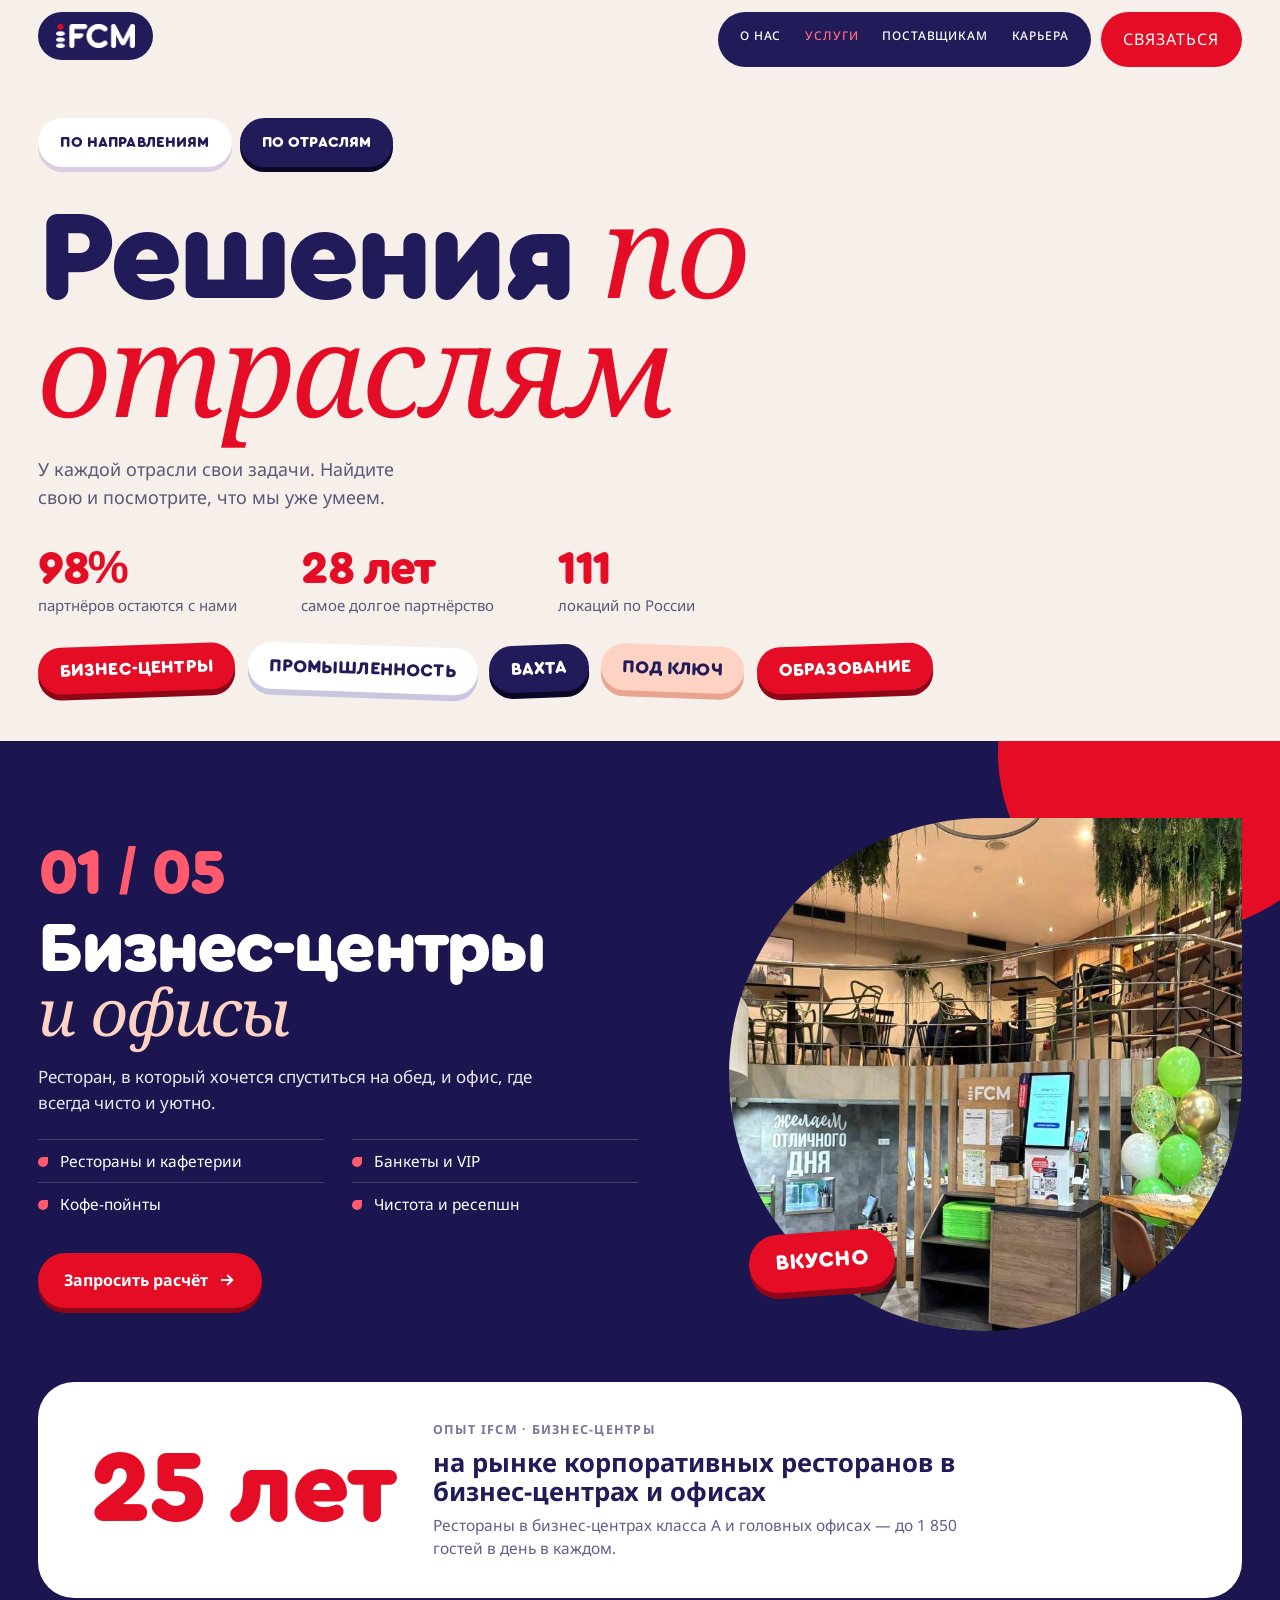
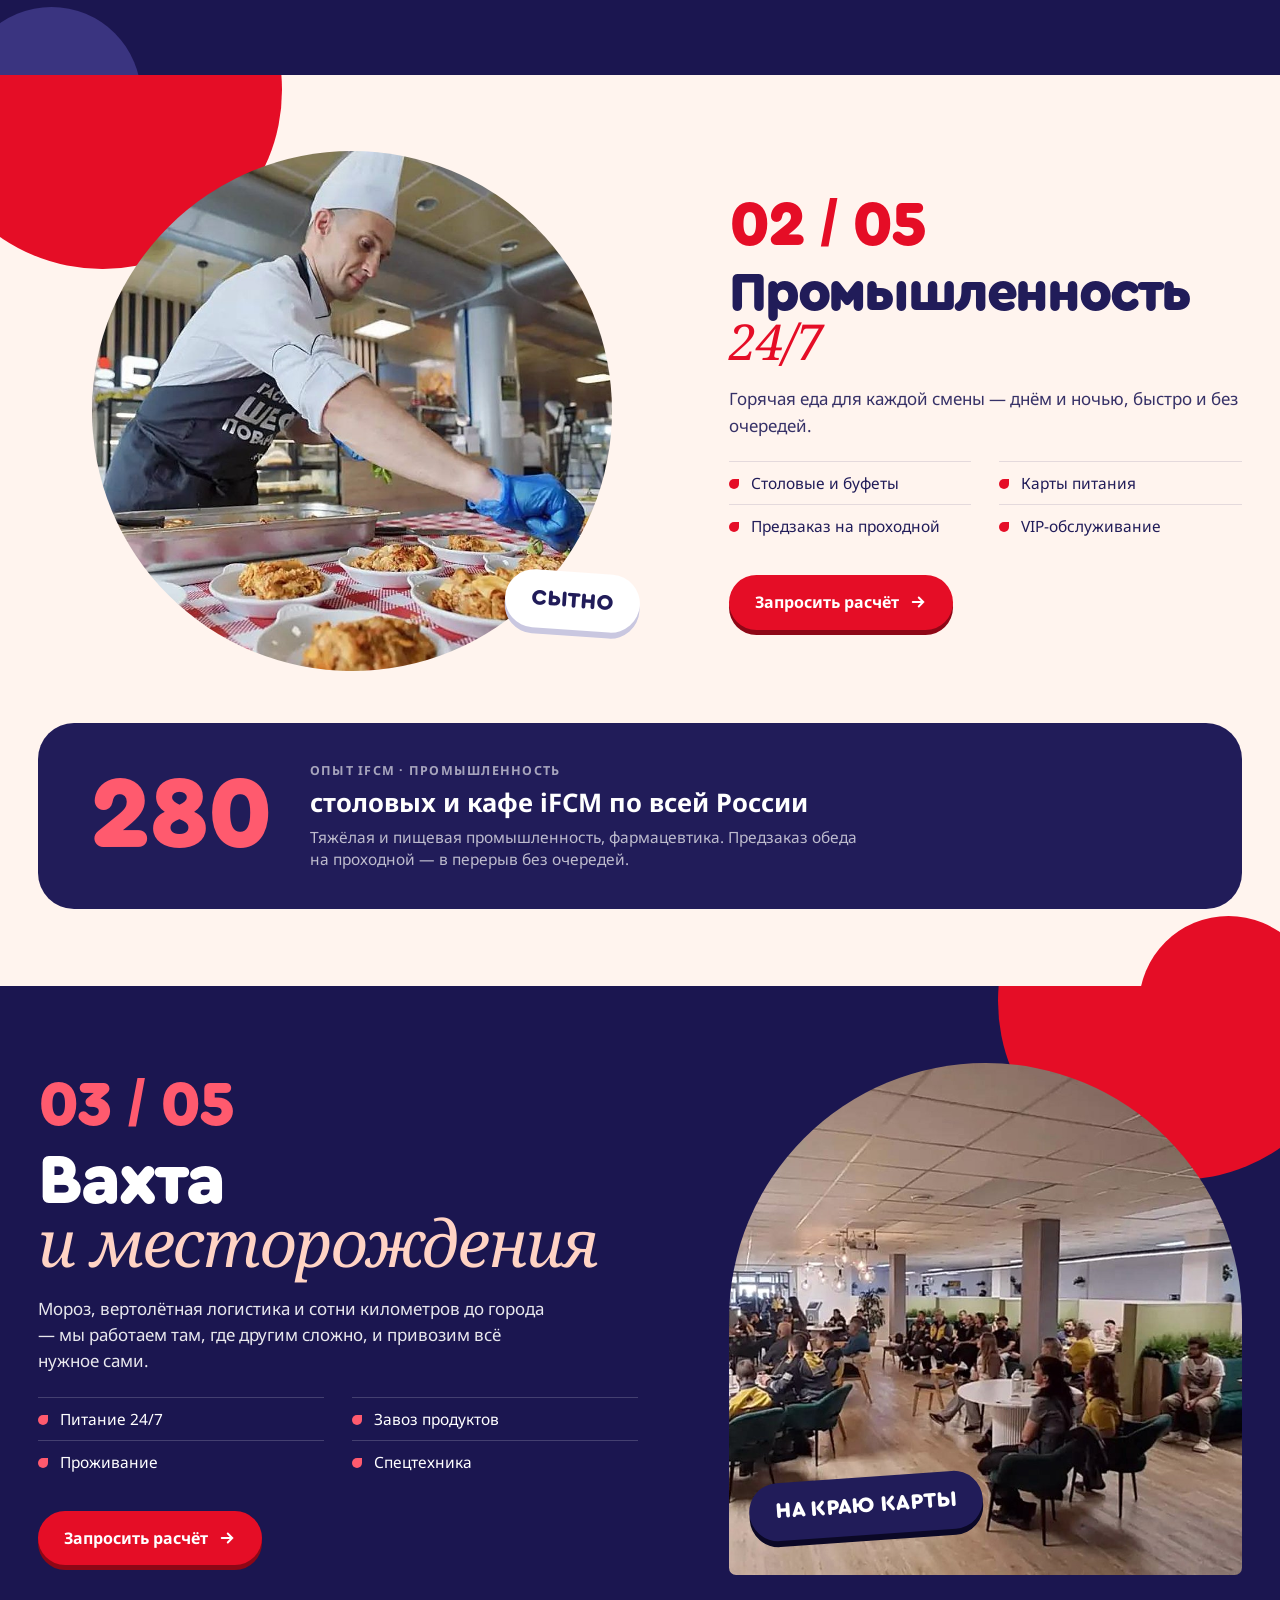
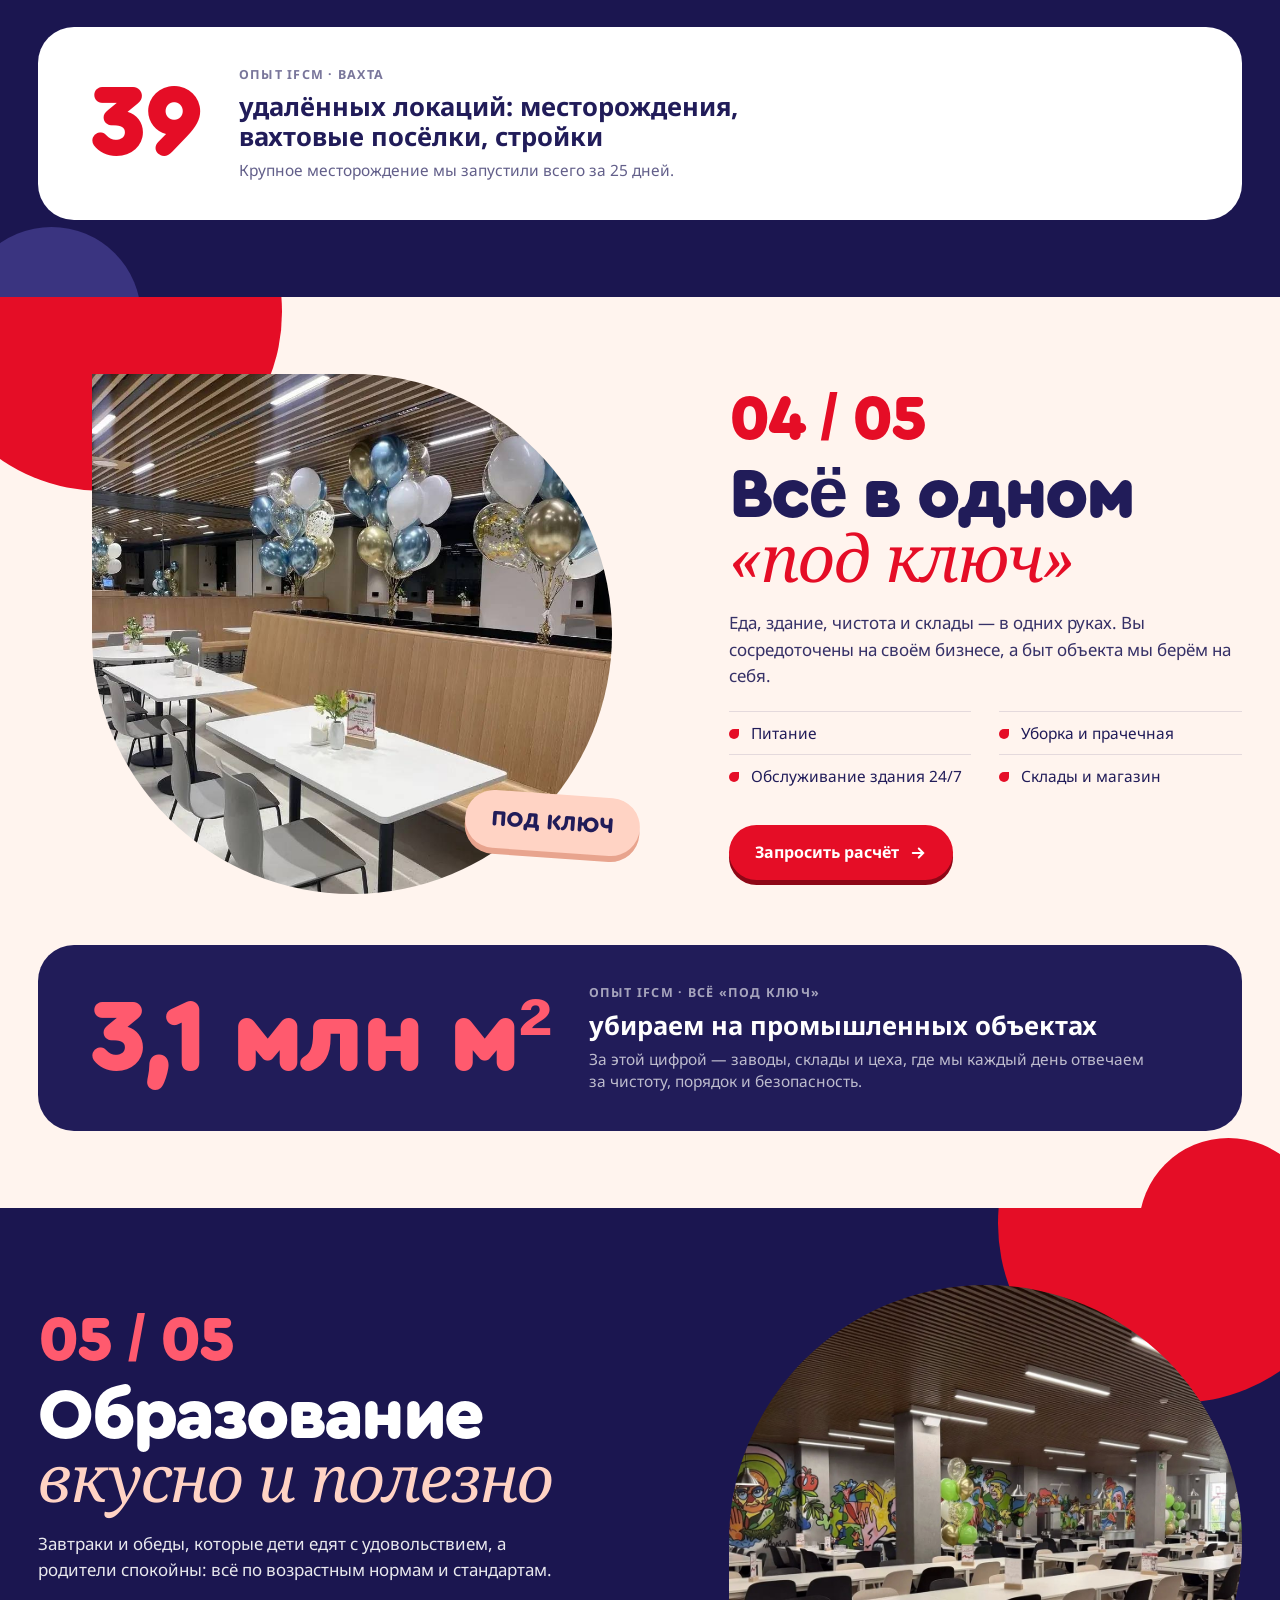
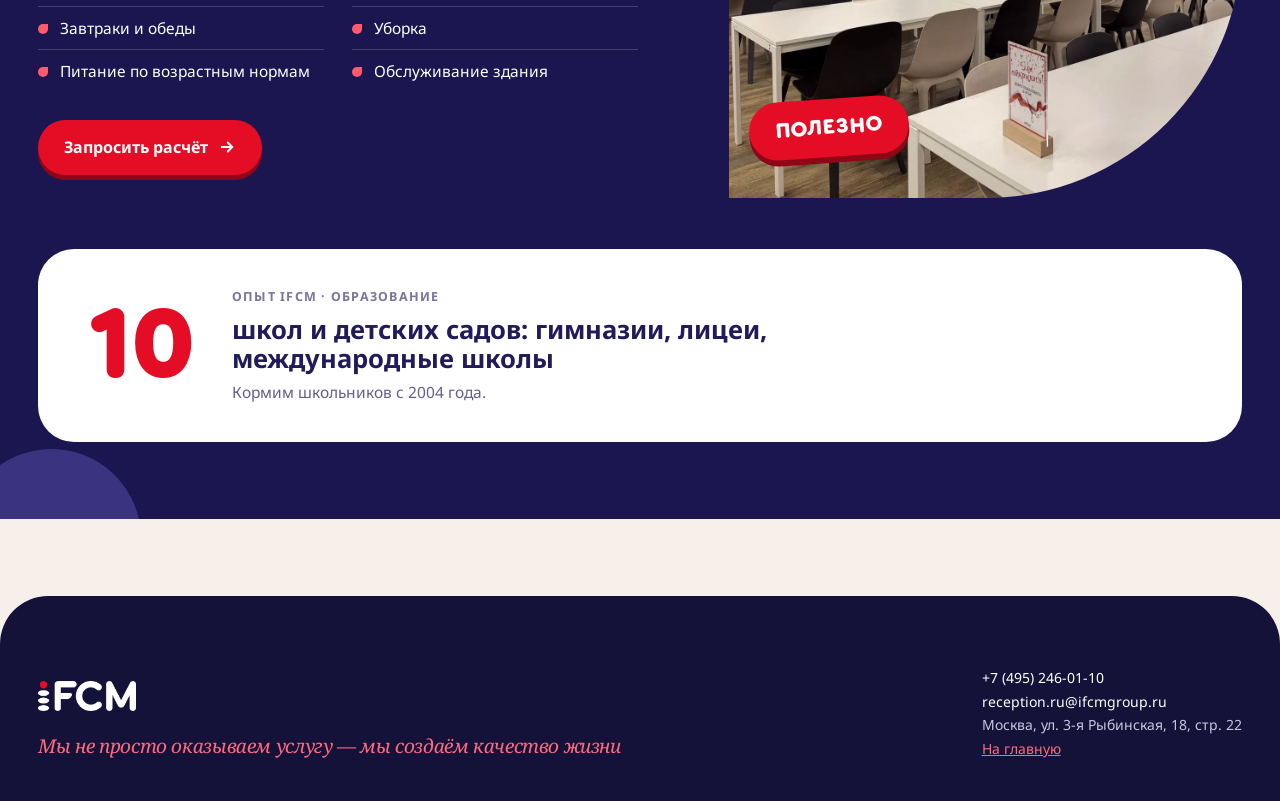
<file: industries.html>
<!doctype html>
<html lang="ru">
<head>
<meta charset="utf-8">
<meta name="viewport" content="width=device-width,initial-scale=1,viewport-fit=cover">
<link rel="icon" type="image/png" sizes="32x32" href="assets/icon-32.png">
<link rel="icon" type="image/png" sizes="192x192" href="assets/icon-192.png">
<link rel="apple-touch-icon" href="assets/icon-180.png">
<meta name="description" content="Решения iFCM для бизнес-центров, промышленности, вахтовых посёлков, комплексного обслуживания «под ключ» и образования.">
<title>Услуги по отраслям — iFCM GROUP</title>
<link rel="preconnect" href="https://fonts.googleapis.com">
<link rel="stylesheet" href="https://fonts.googleapis.com/css2?family=Noto+Sans:wght@400;500;700&family=Noto+Serif:ital,wght@1,400&display=swap">
<style>
/* Layout: витрина 5 внутренних страниц «Города заботы»; у каждой своя фишка из референсов (Burrito Madre, Units, брендбук-цепочка, Partake, R-O) */
@font-face{font-family:'Cera Round Pro';src:url(assets/CeraRoundPro-Black.otf) format('opentype');font-weight:900;font-display:swap}
:root{
  color-scheme:light;
  --navy:#211C59; --ink:#15123A; --red:#E50D26; --red-soft:#FF6B7D; --peach:#FFD3C4;
  --paper:#F6EFEA; --white:#FFFFFF; --muted:#5B5878; --line:#E2DCE6; --lilac:#C9C7E0; --sky:#2A2563;
  --display:'Cera Round Pro','Nunito','Arial Rounded MT Bold',sans-serif;
  --body:'Noto Sans',Arial,sans-serif; --serif:'Noto Serif',Georgia,serif;
  --gut:clamp(16px,3vw,40px);
}
*{box-sizing:border-box}
html{scroll-behavior:smooth}
body{margin:0;background:var(--paper);color:var(--ink);font-family:var(--body);font-size:16px;line-height:1.55;overflow-x:clip}
a{color:inherit}
:focus-visible{outline:2px solid var(--red);outline-offset:3px;border-radius:6px}
h1,h2,h3{text-wrap:balance;margin:0}
.d{font-family:var(--display);font-weight:900;letter-spacing:-.04em}
.s{font-family:var(--serif);font-style:italic;font-weight:400;letter-spacing:-.02em}
.lbl{font-size:12px;font-weight:500;letter-spacing:.07em;text-transform:uppercase}
.w{padding-inline:var(--gut)}
.wrap{max-width:1360px;margin-inline:auto}
.stk{display:inline-flex;align-items:center;justify-content:center;font-family:var(--display);font-weight:900;text-transform:uppercase;letter-spacing:.01em;border-radius:999px;white-space:nowrap;box-shadow:0 6px 0 var(--sh,#0E0B2B);padding:.55em 1.2em}
.stk.red{background:var(--red);color:#fff;--sh:#8E0716}.stk.navy{background:var(--navy);color:#fff;--sh:#0B0826}
.stk.white{background:#fff;color:var(--navy);--sh:#C9C7E0}.stk.peach{background:var(--peach);color:var(--navy);--sh:#E8A48E}
.plate{display:inline-flex;font-family:var(--display);font-weight:900;text-transform:uppercase;font-size:clamp(13px,1.2vw,17px);background:var(--red);color:#fff;padding:.55em 1.3em .55em 1em;border-radius:1.4em 999px 999px 0;align-self:flex-start}
.plate.navy{background:var(--navy)}.plate.white{background:#fff;color:var(--navy)}
.btn{display:inline-flex;align-items:center;justify-content:center;gap:10px;min-height:54px;padding:0 28px;border-radius:999px;border:0;background:var(--red);color:#fff;font:inherit;font-weight:700;text-decoration:none;cursor:pointer}
.btn.navy{background:var(--navy)}.btn.white{background:#fff;color:var(--navy)}
.sec{padding-block:clamp(70px,9vw,130px)}

.bdot{display:inline-block;flex:none;width:.5em;height:.5em;border-radius:50% 0 50% 50%;background:var(--red);align-self:center}
.arw{display:inline-block;vertical-align:middle}
/* ---------- верхняя панель витрины ---------- */
.bar{position:sticky;top:env(safe-area-inset-top,0px);z-index:50;display:flex;align-items:center;gap:12px;padding:12px var(--gut);background:rgba(246,239,234,.94);backdrop-filter:blur(10px);-webkit-backdrop-filter:blur(10px);border-bottom:1px solid var(--line);flex-wrap:wrap}
.bar .logo{background:var(--navy);border-radius:999px;padding:10px 16px;display:flex}
.bar .logo img{height:22px;width:auto;display:block}
.tabs{display:flex;gap:6px;overflow-x:auto;scrollbar-width:none;flex:1 1 auto;min-width:0}
.tabs::-webkit-scrollbar{display:none}
.tabs button{flex:none;border:0;cursor:pointer;font:inherit;font-weight:700;font-size:14px;padding:12px 18px;border-radius:999px;background:transparent;color:var(--navy);min-height:44px}
.tabs button[aria-selected="true"]{background:var(--navy);color:#fff}
.tabs button .ref{display:block;white-space:nowrap;font-weight:400;font-size:11px;opacity:.7;letter-spacing:.02em}
.page[hidden]{display:none}

/* ============ 1. О НАС — огромные буквы на фото (Burrito Madre) ============ */
.a-hero{position:relative;min-height:min(92svh,860px);overflow:hidden;padding-block:60px 40px;display:flex;align-items:flex-end}
.a-hero .ph{position:absolute;right:0;top:0;bottom:0;width:min(56%,860px);background-size:cover;background-position:50% 30%}
.a-hero .ph::after{content:"";position:absolute;inset:0;background:linear-gradient(90deg,var(--paper) 0%,rgba(246,239,234,0) 22%)}
.a-hero h1{position:relative;font-size:clamp(76px,15.5vw,250px);line-height:.8;color:var(--red);letter-spacing:-.055em}
.a-hero h1 span{display:block;animation:slideIn 1s cubic-bezier(.2,.8,.1,1) both}
.a-hero h1 span:nth-child(2){animation-delay:.1s;padding-left:.6em}.a-hero h1 span:nth-child(3){animation-delay:.2s}
@keyframes slideIn{from{transform:translateX(-14%);opacity:0}}
.a-hero .side{position:absolute;right:var(--gut);top:40px;max-width:320px;background:#fff;border-radius:24px;padding:20px;z-index:2;font-size:15px;color:var(--muted)}
.a-hero .side b{display:block;color:var(--navy);font-family:var(--display);font-size:20px;margin-bottom:6px}
.inl{display:inline-block;vertical-align:middle;width:1.9em;height:.9em;border-radius:999px;background-size:cover;background-position:center;position:relative;top:-.06em}
.inl.drop{width:.95em;border-radius:50% 0 50% 50%}
.manifest{font-size:clamp(32px,4.8vw,78px);line-height:1.04;color:var(--navy);max-width:1250px}
.manifest em{font-family:var(--serif);font-weight:400;color:var(--red)}
.trio{display:grid;grid-template-columns:repeat(auto-fit,minmax(min(100%,280px),1fr));gap:14px;margin-top:56px}
.trio div{border-top:2px solid var(--navy);padding-top:18px;display:flex;flex-direction:column;gap:10px}
.trio b{font-family:var(--display);font-size:24px;color:var(--navy);letter-spacing:-.02em}
.trio p{margin:0;color:var(--muted)}
.mission{background:var(--navy);color:#fff;overflow:hidden}
.mis{display:flex;flex-wrap:wrap;gap:clamp(28px,5vw,80px);align-items:center;position:relative}
.mis-drop{flex:none;width:clamp(200px,28vw,380px);aspect-ratio:1;max-width:100%;background:var(--red);border-radius:50% 0 50% 50%;display:flex;align-items:center;justify-content:center}
.mis-drop span{color:#fff;font-size:clamp(34px,4.4vw,62px)}
.mission .mis p{flex:1 1 380px;margin:0;min-width:0}
.mis-shapes{position:absolute;right:0;top:-30px;display:flex;gap:10px}
.mis-shapes span{width:clamp(36px,4vw,64px);aspect-ratio:1;border-radius:50%;background:var(--red)}
.mis-shapes span:nth-child(2){background:transparent;border:1.5px solid rgba(255,255,255,.6)}
.mis-shapes span:nth-child(3){border-radius:50% 50% 0 50%}
.fillword-unused{font-size:clamp(90px,21vw,360px);line-height:.8;letter-spacing:-.06em;color:transparent;background-size:cover;background-position:center 30%;-webkit-background-clip:text;background-clip:text;-webkit-text-stroke:0}
.mission p{font-size:clamp(22px,2.6vw,40px);line-height:1.2;max-width:900px;margin:30px 0 0}
.mission p em{font-family:var(--serif);color:var(--red-soft)}
.vstack{display:flex;flex-direction:column;gap:22px}
.vcard{position:sticky;border-radius:40px;padding:clamp(28px,4vw,56px);min-height:min(440px,64svh);display:flex;flex-wrap:wrap;gap:24px;justify-content:space-between;align-items:flex-end;box-shadow:0 -24px 60px rgba(21,18,58,.14);overflow:hidden}
.vcard h3{font-family:var(--display);font-size:clamp(46px,7vw,110px);line-height:.88;letter-spacing:-.045em;flex:1 1 420px}
.vcard p{margin:0;flex:1 1 320px;max-width:460px;font-size:18px}
.vcard .stk{position:absolute;top:28px;right:28px;transform:rotate(6deg);font-size:14px}
.safety{display:flex;flex-wrap:wrap;gap:40px;align-items:center}
.zero{font-size:clamp(200px,32vw,520px);line-height:.75;color:var(--red);flex:0 0 auto}
.badge{position:relative;width:170px;height:170px;border-radius:50%;background:var(--navy);color:#fff;display:flex;align-items:center;justify-content:center;flex:none}
.badge svg{position:absolute;inset:0;animation:spin 18s linear infinite}
@keyframes spin{to{transform:rotate(360deg)}}
.docgrid{display:grid;grid-template-columns:repeat(auto-fill,minmax(min(100%,300px),1fr));gap:12px}
.docgrid a{min-height:150px;border-radius:24px;padding:22px;display:flex;flex-direction:column;justify-content:space-between;text-decoration:none;font-weight:700;color:#fff;transition:transform .3s}
.docgrid a:hover{transform:translateY(-6px) rotate(-1deg)}
.docgrid a span:first-child{display:flex;justify-content:space-between;font-family:var(--display);font-size:20px}

/* ============ 2. УСЛУГИ — цветные плитки-индекс + падающие наклейки (Units + Partake) ============ */
.s-head{padding-block:60px 30px;display:flex;flex-wrap:wrap;gap:24px;justify-content:space-between;align-items:flex-end}
.s-head h1{font-size:clamp(56px,10vw,170px);line-height:.84;color:var(--navy)}
.s-head h1 .s{color:var(--red)}
.s-ui{display:flex;flex-wrap:wrap;gap:14px;align-items:stretch}
.s-idx{flex:0 0 280px;display:flex;flex-direction:column;gap:12px}
.s-idx button{border:0;cursor:pointer;text-align:left;border-radius:22px;padding:18px 20px;min-height:120px;display:flex;flex-direction:column;justify-content:space-between;font:inherit;color:#fff;transition:transform .3s,box-shadow .3s}
.s-idx button .n{display:flex;justify-content:space-between;font-family:var(--display);font-weight:900;font-size:22px}
.s-idx button b{font-size:17px;line-height:1.2}
.s-idx button[aria-pressed="true"]{transform:translateX(10px);box-shadow:-10px 0 0 var(--ink)}
.ubands{margin-top:clamp(20px,3vw,40px)}
/* О нас — вариант 4: фото в капле, текст под экраном */
.a-hero{min-height:min(90svh,860px);padding-block:30px 10px;align-items:flex-end}
.a-hero .ph{top:30px;bottom:30px;right:var(--gut);width:min(50%,720px);border-radius:50% 0 50% 50%;background-position:50% 20%}
.a-hero .ph::after{display:none}
.a-hero h1{z-index:3;color:var(--navy);font-size:clamp(90px,17.5vw,290px);line-height:.8;letter-spacing:-.06em}
.a-hero h1 span:nth-child(2){padding-left:.5em}
.a-hero h1 span:nth-child(3){color:var(--red)}
.a-side{padding-block:clamp(30px,4vw,60px)}
.side2{display:grid;grid-template-columns:minmax(0,.7fr) minmax(0,2fr);gap:clamp(16px,4vw,60px);align-items:baseline;border-top:2px solid var(--navy);padding-top:24px;color:var(--ink);font-size:clamp(22px,2.4vw,34px);line-height:1.35}
.side2 b{font-family:var(--display);font-weight:900;color:var(--red);font-size:clamp(28px,3vw,44px);letter-spacing:-.02em}
.ub{position:relative;overflow:hidden;padding:clamp(44px,6vw,90px) var(--gut)}
.ub.dk{background:#1B1650;color:#fff}.ub.lt{background:#FFF4EE;color:var(--navy)}
.ub::before,.ub::after{content:"";position:absolute;pointer-events:none}
.ub::before{width:clamp(200px,28vw,420px);height:clamp(200px,28vw,420px);right:-6%;top:-18%;border-radius:50% 0 50% 50%;background:var(--red)}
.ub::after{width:clamp(110px,14vw,220px);height:clamp(110px,14vw,220px);left:-3%;bottom:-12%;border-radius:50%;background:#3A3480}
.ub.rev::before{right:auto;left:-6%;border-radius:0 50% 50% 50%}
.ub.rev::after{left:auto;right:-3%;background:var(--red);border-radius:999px 999px 0 0}
.ub-in{position:relative;z-index:1;max-width:1360px;margin:0 auto;display:grid;grid-template-columns:minmax(0,1.1fr) minmax(0,.9fr);gap:clamp(28px,5vw,80px);align-items:center}
.ub.rev .ub-pic{order:-1}
.ub-n{display:block;font-size:clamp(44px,5vw,72px);line-height:1;letter-spacing:-.03em;color:var(--red)}.ub.dk .ub-n{color:#FF5A6E}
.ub h2{font-size:clamp(40px,5.6vw,84px);line-height:.9;margin:12px 0 18px}
.ub h2 .s{font-size:.9em}.ub.dk h2 .s{color:var(--peach)}.ub.lt h2 .s{color:var(--red)}
.ub-l{font-size:17px;margin:0 0 22px;max-width:520px;opacity:.9}
.ub ul{list-style:none;margin:0 0 28px;padding:0;columns:2;column-gap:28px;max-width:600px}
.ub li{break-inside:avoid;position:relative;padding:9px 0 9px 22px;border-top:1px solid rgba(255,255,255,.18);font-size:15.5px}
.ub.lt li{border-color:rgba(33,28,89,.12)}
.ub li::before{content:"";position:absolute;left:0;top:17px;width:10px;height:10px;border-radius:50% 0 50% 50%;background:var(--red)}.ub.dk li::before{background:#FF5A6E}
.ub-cta{display:inline-flex;align-items:center;gap:10px;padding:15px 26px;border-radius:999px;font-weight:700;text-decoration:none;background:var(--red);color:#fff;box-shadow:0 5px 0 #8E0716}
.ub-pic{position:relative}
.ub-ph{width:100%;max-width:520px;margin-inline:auto;background-size:cover}
.ub-pic .stk{position:absolute;left:4%;bottom:8%;font-size:clamp(16px,1.7vw,24px);transform:rotate(-4deg)}
.ub.rev .ub-pic .stk{left:auto;right:4%;transform:rotate(4deg)}
@media (max-width:820px){.ub-in{grid-template-columns:1fr}.ub-pic,.ub.rev .ub-pic{order:-1}.ub-ph{max-width:340px}.ub ul{column-gap:16px}.ub li{font-size:14px;padding:8px 0 8px 18px}.ub li::before{width:8px;height:8px;top:15px}.ub h2{font-size:clamp(38px,11vw,60px)}}
@media (max-width:360px){.ub li{font-size:13px}}
/* О нас: карточка не на лице */
.a-hero .side{top:auto;bottom:36px;right:var(--gut);max-width:300px}
.s-stage{flex:1 1 640px;min-width:0;position:relative;border-radius:36px;overflow:hidden;min-height:620px;background:var(--ink)}
.s-stage .ph{position:absolute;inset:0;background-size:cover;background-position:center;transition:opacity .5s}
.s-stage .sh{position:absolute;inset:0;background:linear-gradient(180deg,rgba(21,18,58,.1) 30%,rgba(21,18,58,.9))}
.s-stage .tx{position:absolute;left:0;right:0;bottom:0;padding:clamp(22px,3vw,40px);color:#fff;display:flex;flex-direction:column;gap:14px}
.s-stage h2{font-size:clamp(34px,4.4vw,64px);line-height:.92}
.s-stage p{margin:0;max-width:560px;color:#E3E1F3}
.drops{position:absolute;inset:0 0 40% 0;pointer-events:none}
.drops .stk{position:absolute;font-size:clamp(12px,1.1vw,15px);animation:drop .7s cubic-bezier(.3,1.4,.5,1) both;pointer-events:auto;cursor:default;transition:transform .2s}
.drops .stk:hover{transform:rotate(0) scale(1.08) !important}
@keyframes drop{from{opacity:0;translate:0 -140px}}
.marq{overflow:hidden;padding-block:50px}
.marq div{display:flex;gap:44px;width:max-content;animation:mq 40s linear infinite;font-size:clamp(46px,7vw,110px);line-height:1;color:var(--navy)}
.marq .out{color:transparent;-webkit-text-stroke:2px var(--navy)}
@keyframes mq{to{transform:translateX(-50%)}}

/* ============ 3. ПОСТАВЩИКАМ — фирменная «цепочка» (брендбук) ============ */
.p-hero{background:var(--navy);color:#fff;padding-block:70px 60px;overflow:hidden}
.p-hero h1{font-size:clamp(52px,9vw,150px);line-height:.86}
.p-hero h1 .s{color:var(--red-soft)}
#chain{display:block;width:100%;height:clamp(70px,9vw,120px);margin-top:40px}
.chk-wrap{display:flex;flex-wrap:wrap;gap:clamp(24px,4vw,60px);align-items:flex-start}
.chk-l{flex:1 1 380px;position:sticky;top:90px;display:flex;flex-direction:column;gap:18px}
.chk-l h2{font-size:clamp(40px,5vw,76px);line-height:.9;color:var(--navy)}
.prog{display:flex;gap:6px;flex-wrap:wrap}
.prog i{width:clamp(26px,3vw,40px);height:clamp(26px,3vw,40px);background:#E7E1EC;transition:background .3s,border-radius .3s}
.prog i:nth-child(3n+1){border-radius:50%}.prog i:nth-child(3n+2){border-radius:50% 0 50% 50%}.prog i:nth-child(3n){border-radius:0 50% 50% 0}
.prog i.on{background:var(--red)}.prog i.on:nth-child(even){background:var(--navy)}
.chk-r{flex:1.4 1 520px;min-width:0;display:flex;flex-direction:column;gap:10px}
.doc{display:flex;align-items:center;gap:16px;background:#fff;border-radius:22px;padding:14px 16px 14px 20px;min-height:72px}
.doc input{width:24px;height:24px;accent-color:var(--red);flex:none}
.doc label{flex:1;font-weight:500;color:var(--navy);cursor:pointer}
.doc a{flex:none;width:44px;height:44px;border-radius:50%;background:var(--paper);display:flex;align-items:center;justify-content:center;color:var(--navy)}
.doc.done{background:var(--peach)}
.rules{display:grid;grid-template-columns:repeat(auto-fit,minmax(min(100%,250px),1fr));gap:14px}
.rule{border-radius:28px;padding:26px;min-height:240px;display:flex;flex-direction:column;justify-content:space-between;gap:16px}
.rule b{font-family:var(--display);font-size:26px;line-height:1;letter-spacing:-.02em}

/* ============ 4. КАРЬЕРА — коллаж и наклейки (Partake) ============ */
.c-hero{position:relative;padding-block:50px 80px;overflow:hidden}
.c-hero h1{font-size:clamp(60px,11vw,190px);line-height:.82;color:var(--navy);position:relative;z-index:3}
.c-hero h1 .s{color:var(--red)}
.collage{position:relative;height:clamp(420px,52vw,640px);margin-top:-60px}
.collage .ph{position:absolute;background-size:cover;background-position:center 25%}
.collage .p1{left:2%;top:12%;width:26%;height:78%;border-radius:999px 999px 30px 30px}
.collage .p2{left:31%;top:30%;width:22%;height:56%;border-radius:50% 0 50% 50%}
.collage .p3{left:56%;top:6%;width:24%;height:62%;border-radius:30px}
.collage .p4{left:82%;top:40%;width:17%;height:50%;border-radius:0 999px 999px 0}
.collage .stk{position:absolute;z-index:4;font-size:clamp(13px,1.5vw,22px);animation:pop .6s cubic-bezier(.3,1.5,.5,1) both;transition:transform .2s}
.collage .stk:hover{transform:rotate(0) scale(1.1) !important}
@keyframes pop{from{opacity:0;transform:scale(.3) rotate(-30deg)}}
.stk-row{display:none}
.prof{display:flex;flex-wrap:wrap;gap:10px}
.prof button{border:2px solid var(--navy);background:transparent;color:var(--navy);border-radius:999px;padding:12px 20px;font:inherit;font-weight:700;cursor:pointer;min-height:48px}
.prof button[aria-pressed="true"]{background:var(--navy);color:#fff}
.qs{display:grid;grid-template-columns:repeat(auto-fit,minmax(min(100%,300px),1fr));gap:18px}
.q{border-radius:32px;padding:30px;display:flex;flex-direction:column;gap:18px;transition:transform .35s}
.q:nth-child(1){transform:rotate(-1.5deg)}.q:nth-child(2){transform:rotate(1deg) translateY(30px)}.q:nth-child(3){transform:rotate(-.5deg)}
.q:hover{transform:rotate(0) translateY(-6px)}
.q blockquote{margin:0;font-family:var(--serif);font-style:italic;font-size:clamp(19px,1.6vw,23px);line-height:1.4}
.perks{display:grid;grid-template-columns:repeat(auto-fit,minmax(min(100%,240px),1fr));gap:14px}
.perk{background:#fff;border-radius:28px;padding:26px;display:flex;flex-direction:column;gap:10px;position:relative;overflow:hidden}
.perk .sh{position:absolute;right:-20px;top:-20px;width:90px;height:90px;opacity:.95}
.perk b{font-family:var(--display);font-size:24px;color:var(--navy);letter-spacing:-.02em;position:relative;max-width:75%}
.perk p{margin:0;color:var(--muted);position:relative}

/* ============ 5. КОНТАКТЫ — 3D-квартал с офисом (R-O) + форма-плашки (Units) ============ */
.k-hero{position:relative;height:min(84svh,760px);min-height:520px;overflow:hidden;color:#fff;touch-action:pan-y}
#mini{position:absolute;inset:0;width:100%;height:100%;display:block;cursor:grab}
.k-hero .in{position:relative;height:100%;display:flex;flex-direction:column;justify-content:flex-end;padding-block:30px 44px;pointer-events:none}
.k-hero h1{font-size:clamp(60px,9.5vw,150px);line-height:.82;text-shadow:0 6px 40px rgba(21,18,58,.35)}
.pin{position:absolute;z-index:3;transform:translate(-50%,-100%);pointer-events:none}
.pin .stk{font-size:13px}
.k-row{display:flex;flex-wrap:wrap;gap:12px;margin-top:24px;position:relative;z-index:4}
.k-red{flex:1 1 360px;background:var(--red);color:#fff;border-radius:999px;display:flex;align-items:center;justify-content:center;min-height:96px;font-size:clamp(22px,2.4vw,34px);padding:0 28px;text-align:center}
.k-form{flex:2 1 460px;min-width:0;background:var(--peach);border-radius:999px;display:flex;align-items:center;gap:10px;padding:8px 8px 8px 28px;min-height:96px}
.k-form input{flex:1;min-width:0;border:0;background:transparent;font:inherit;font-size:20px;color:var(--ink);min-height:60px}
.k-form input::placeholder{color:#8E6A5E}
.k-form button{flex:none;width:80px;height:80px;border-radius:24px;border:0;background:var(--ink);color:#fff;cursor:pointer;display:flex;align-items:center;justify-content:center}
.topics{display:flex;flex-wrap:wrap;gap:10px;margin-top:18px}
.topics button{border:0;border-radius:999px;padding:12px 18px;font:inherit;font-weight:700;cursor:pointer;background:#fff;color:var(--navy);min-height:46px}
.topics button[aria-pressed="true"]{background:var(--navy);color:#fff}
.drag-hint{display:inline-flex;align-items:center;justify-content:center;width:52px;height:52px;margin-bottom:16px;background:rgba(21,18,58,.55);border-radius:50%;animation:sway 2.4s ease-in-out infinite;transition:opacity .5s}
.drag-hint.off{opacity:0}
@keyframes sway{0%,100%{transform:translateX(0)}50%{transform:translateX(8px)}}
@media (min-width:900px){.k-hero{height:min(84svh,780px)}.k-hero .in{padding-block:30px 70px}}
.k-grid{display:flex;flex-wrap:wrap;gap:16px;margin-top:-40px;position:relative;z-index:4;align-items:flex-start}
.k-quick{flex:1 1 320px;min-width:0;display:flex;flex-direction:column;gap:12px;padding-top:56px}
.k-btn{display:flex;flex-direction:column;gap:6px;border-radius:28px;padding:22px 24px;text-decoration:none;box-shadow:0 10px 30px rgba(21,18,58,.08)}
.k-btn b{font-size:clamp(22px,2.4vw,30px);line-height:1.1}
.k-card{flex:1.6 1 440px;min-width:0;background:#fff;border-radius:36px;padding:clamp(22px,3vw,40px);display:flex;flex-direction:column;gap:18px;box-shadow:0 20px 60px rgba(21,18,58,.12)}
.k-card h2{font-size:clamp(30px,3.4vw,48px);line-height:1;color:var(--navy)}
.k-card .topics{margin:0}
.k-card .topics button{background:var(--paper)}
.k-card .topics button[aria-pressed="true"]{background:var(--navy);color:#fff}
.k-fields{display:grid;grid-template-columns:repeat(2,minmax(0,1fr));gap:14px}
.k-fields label{display:flex;flex-direction:column;gap:6px;font-weight:500;font-size:14px;color:var(--navy);min-width:0}
.k-fields .full{grid-column:1/-1}
.k-fields input,.k-fields textarea{font:inherit;font-size:16px;min-height:54px;padding:12px 16px;border-radius:16px;border:1.5px solid #DCD6E4;background:#fff;color:var(--ink);width:100%}
.k-fields textarea{min-height:110px;resize:vertical}
.k-chk{display:flex;gap:10px;align-items:flex-start;font-size:14px;color:var(--muted)}
.k-chk input{width:20px;height:20px;flex:none;accent-color:var(--red)}
@media (max-width:600px){.k-fields{grid-template-columns:minmax(0,1fr)}.k-grid{margin-top:0}.k-quick{padding-top:24px}}
.kinfo{display:grid;grid-template-columns:repeat(auto-fit,minmax(min(100%,260px),1fr));gap:14px}
.kinfo>div{border-radius:28px;padding:26px;min-height:180px;display:flex;flex-direction:column;justify-content:space-between;gap:12px}
.ok{min-height:22px;color:var(--red);margin-top:10px;font-size:15px}

/* подвал витрины */
.foot{background:var(--ink);color:#fff;border-radius:48px 48px 0 0;padding-block:70px 40px;margin-top:80px}
.foot .row{display:flex;flex-wrap:wrap;gap:30px;justify-content:space-between;align-items:flex-end}

@media (max-width:600px){.tabs button .ref{display:none}.tabs button{padding:10px 14px}}
@media (max-width:900px){
  .s-idx{flex:1 1 100%;flex-direction:row;overflow-x:auto}
  .s-idx button{flex:0 0 200px;min-height:110px}
  .s-idx button[aria-pressed="true"]{transform:translateY(-6px);box-shadow:0 6px 0 var(--ink)}
  .s-stage{min-height:0;display:flex;flex-direction:column}
  .s-stage .sh{background:rgba(21,18,58,.72)}
  .drops{position:relative;inset:auto;display:flex;flex-wrap:wrap;gap:12px;padding:22px 20px 6px}
  .drops .stk{position:static;transform:none !important}
  .s-stage .tx{position:relative}
  .mis-shapes{display:none}
  .chk-l{position:static}
  .collage{height:clamp(500px,124vw,780px);margin-top:16px;margin-bottom:clamp(-110px,-15vw,-70px)}
  .collage .p1{left:0;top:5%;width:47%;height:60%}.collage .p2{left:51%;top:5%;width:49%;height:30%;background-position:center 15%}
  .collage .p3{left:51%;top:42%;width:49%;height:36%;background-position:center 20%}.collage .p4{display:none}
  .q:nth-child(2){transform:none}
  .collage .stk{font-size:clamp(12px,3.4vw,18px)}
  .collage .stk:nth-of-type(1){left:2% !important;top:1% !important;transform:rotate(-6deg) !important}
  .collage .stk:nth-of-type(2){left:60% !important;top:1.5% !important;transform:rotate(6deg) !important}
  .collage .stk:nth-of-type(5){left:56% !important;top:36.5% !important;transform:rotate(-5deg) !important}
  .collage .stk:nth-of-type(4){left:5% !important;top:61% !important;transform:rotate(4deg) !important}
  .collage .stk:nth-of-type(3){left:46% !important;top:74% !important;transform:rotate(-3deg) !important}
}
/* О нас: раскладка «как на компьютере» до 560px */
@media (max-width:900px) and (min-width:561px){
  .a-hero{min-height:min(80svh,640px);padding-block:40px 30px}
  .a-hero .ph{width:52%}
  .a-hero h1{font-size:clamp(70px,15vw,130px)}
}
@media (max-width:560px){
  .a-hero{flex-direction:column;align-items:stretch;min-height:0;padding-block:0 30px;gap:22px}
  .a-hero .ph{position:relative;width:auto;height:min(64vw,360px);margin-inline:calc(-1*var(--gut));order:0}
  .a-hero .ph::after{display:none}
  .a-hero h1{order:1;font-size:clamp(64px,19vw,120px)}
  .a-hero .side{position:relative;right:auto;top:auto;bottom:auto;order:2;max-width:none}
}
@media (max-width:560px){.a-hero .ph{top:auto;bottom:auto;right:auto;width:auto;border-radius:0 0 50% 50%;height:min(90vw,380px)}.side2{grid-template-columns:1fr;gap:10px;font-size:21px}}
@media (prefers-reduced-motion:reduce){*{animation:none !important;transition:none !important}}
.k-office{display:none}
.dh-b i{display:none}
@media (min-width:900px){.k-hero .in .wrap{height:100%;display:flex;flex-direction:column;justify-content:space-between;padding-top:44px}
.k-office{display:flex;flex-direction:column;align-items:flex-start;gap:10px;max-width:470px;pointer-events:auto;background:rgba(21,18,58,.42);border:1.5px solid rgba(255,255,255,.22);backdrop-filter:blur(10px);-webkit-backdrop-filter:blur(10px);border-radius:30px;padding:24px 26px 26px}
.k-office .lbl{color:var(--lilac,#C9C7E0)}.k-office b{font-size:26px;line-height:1.15;color:#fff}.k-office .k-bc{color:var(--lilac,#C9C7E0);margin-bottom:8px}
.k-info-sec{display:none}
.dh-b{position:absolute;right:max(40px,calc((100vw - 1360px)/2 + 40px));bottom:150px;margin:0;width:auto;height:auto;padding:12px 18px 12px 14px;gap:10px;border-radius:999px;background:rgba(21,18,58,.6);color:#fff;z-index:3}
.dh-b i{display:inline;font-style:normal;font-weight:700;font-size:14px}}
@media (max-width:899px){.dh-b{position:absolute;right:16px;top:16px;margin:0}}
@media (min-width:900px) and (max-width:1200px){.k-office{max-width:400px;padding:20px 22px 22px}.k-office b{font-size:21px}}

/* Контакты v3 */
.k2{gap:6px;max-width:520px;background:linear-gradient(160deg,rgba(33,28,89,.94),rgba(27,22,80,.8))!important;border:1px solid rgba(255,255,255,.14)!important;box-shadow:0 30px 80px rgba(10,8,40,.45);backdrop-filter:none!important;-webkit-backdrop-filter:none!important;border-radius:32px!important;padding:30px 32px!important;color:#fff}
.k2 a,.k-mob a{color:#fff;text-decoration:none}
.k2-tag{display:inline-flex;align-items:center;gap:10px;font-size:12px;letter-spacing:.12em;text-transform:uppercase;color:#C9C7E0;margin-bottom:10px}.k2-tag i{width:9px;height:9px;border-radius:50%;background:var(--red);box-shadow:0 0 0 4px rgba(229,13,38,.3),0 0 18px 4px rgba(229,13,38,.6)}
.k2-phone b{display:block;font-size:40px;line-height:1.05}
.k2-mail{font-size:20px;font-weight:700;opacity:.95;margin-bottom:10px;word-break:break-word}
.k2-addr{display:flex;flex-direction:column;align-items:flex-start;gap:12px;padding-top:14px;border-top:1px solid rgba(255,255,255,.22);width:100%;color:#E6E1F2;font-size:15px;line-height:1.45}
.k2-addr .btn.white{color:var(--navy)}
.k2-btns{display:flex;gap:10px;flex-wrap:wrap}.k2-btns .ghost{border:1.5px solid rgba(255,255,255,.45);border-radius:999px;padding:13px 20px;font-weight:700;font-size:15px}.k2-btns .ghost:hover{background:#fff;color:var(--navy)}
@media (min-width:900px){.k-hero{height:auto!important;min-height:min(84svh,780px)}.k-hero .in{height:auto!important;min-height:inherit}.k-hero .in .wrap{gap:44px;padding-bottom:40px}}
.dh-b{width:60px!important;height:60px!important;padding:0!important;justify-content:center}
.k-grid{display:block!important;margin-top:-40px}
.k-card{display:grid!important;grid-template-columns:minmax(0,.85fr) minmax(0,1.15fr);gap:56px;padding:clamp(28px,4vw,56px)!important;position:relative;z-index:4}
.k-left{display:flex;flex-direction:column;gap:18px}.k-left h2{font-size:clamp(34px,4vw,60px)!important}
.k-plate{font-size:14px;align-self:flex-start}
.k-sub{margin:0;color:var(--muted);font-size:17px;line-height:1.5;max-width:420px}
.k-left .topics{flex-direction:column;align-items:flex-start}
.k-left .topics button{font-size:17px;padding:14px 22px}
.k-right{display:flex;flex-direction:column;gap:18px}
.k-h2{font-size:clamp(34px,4vw,60px);color:var(--navy);margin:0 0 28px}
.k-mapbox{position:relative;height:clamp(300px,40vw,480px);border-radius:36px;overflow:hidden;background:#EDE6F0;box-shadow:0 20px 60px rgba(21,18,58,.1)}
.k-mapbox iframe{position:absolute;inset:0;width:100%;height:100%;border:0}
.k-mob,.k-sticky{display:none}
@media (max-width:899px){.k-grid{margin-top:0}.k-card{grid-template-columns:minmax(0,1fr);gap:28px;margin-top:16px}.k-left .topics{flex-direction:row}
.k-mob{display:flex;flex-direction:column;gap:6px;background:var(--navy);color:#fff;border-radius:30px;padding:24px;margin-top:-30px;position:relative;z-index:4;box-shadow:0 20px 50px rgba(21,18,58,.25)}.k-mob .k2-phone b{font-size:32px}}
@media (max-width:700px){.k-sticky{display:flex;position:fixed;left:12px;right:12px;bottom:calc(12px + env(safe-area-inset-bottom));z-index:50;gap:8px;opacity:0;transform:translateY(20px);pointer-events:none;transition:opacity .3s,transform .3s}.k-sticky.on{opacity:1;transform:none;pointer-events:auto}.k-sticky a{flex:1;text-align:center;color:#fff;text-decoration:none;font-weight:700;border-radius:999px;padding:16px;box-shadow:0 10px 30px rgba(21,18,58,.3)}}

/* Карьера: вакансии */
.vq-head{display:flex;flex-wrap:wrap;align-items:flex-end;justify-content:space-between;gap:16px 40px;margin-bottom:44px;scroll-margin-top:100px}
.vq-h{margin:0;font-size:clamp(44px,6vw,92px);line-height:.92;color:var(--navy)}.vq-h .s{color:var(--red);font-weight:400}
.vq-sub{margin:0;max-width:380px;color:var(--muted);font-size:17px;line-height:1.5}
a.vq{text-decoration:none;padding:12px;gap:0;overflow:hidden}
a.vq:hover{transform:rotate(0) translateY(-6px)!important;box-shadow:0 24px 50px rgba(21,18,58,.2)}
a.vq:hover .vq-ph{background-size:112%}
.vq-ph{position:relative;display:block;aspect-ratio:4/3;border-radius:24px;background-size:104%;background-position:center;transition:background-size .5s}
.vq-pill{position:absolute;left:16px;bottom:-18px;font-size:clamp(18px,1.6vw,22px)}
.vq-bd{display:flex;flex-direction:column;gap:6px;padding:34px 18px 18px}
.vq-from{font-size:13px;letter-spacing:.1em;text-transform:uppercase;font-weight:700}
.vq-sal{font-size:clamp(34px,3.2vw,50px);line-height:1}
.vq-hook{font-family:var(--serif);font-style:italic;font-size:18px;line-height:1.4;margin-top:6px;opacity:.9}
.vq-go{display:inline-flex;align-items:center;gap:8px;font-weight:700;font-size:16px;margin-top:14px}
.vq-all{margin:70px auto 0;max-width:640px;display:flex;align-items:center;justify-content:space-between;gap:20px;background:var(--navy);color:#fff;text-decoration:none;border-radius:999px;padding:14px 14px 14px 36px;transition:background .25s}
.vq-all:hover{background:var(--red)}
.vq-all b{font-size:clamp(20px,2vw,28px)}
.vq-all i{flex:none;width:64px;height:64px;border-radius:50%;background:var(--red);display:flex;align-items:center;justify-content:center;transition:background .25s}.vq-all:hover i{background:var(--navy)}
@media (max-width:700px){.vq-all{margin-top:40px;padding-left:24px}.vq-all i{width:52px;height:52px}}

/* Отрасли, переключатель услуг, вопросы, слоган */
.seg-tabs{display:flex;flex-wrap:wrap;gap:14px 12px;padding-block:6px 10px}
.seg-tabs .stk{border:0;cursor:pointer;font-size:clamp(14px,1.4vw,18px);transition:transform .2s,opacity .2s;opacity:.55}
.seg-tabs .stk:nth-child(odd){transform:rotate(-2deg)}.seg-tabs .stk:nth-child(even){transform:rotate(2deg)}
.seg-tabs .stk[aria-pressed=true]{opacity:1;transform:rotate(0) scale(1.06)}
.seg-b[hidden]{display:none}
.todo{display:inline-block;border:1.5px dashed #C9A9B6;color:#8C6A79;background:#fff;border-radius:10px;padding:3px 9px;font-size:13px;font-weight:500}
.cz{position:relative;z-index:1;max-width:1360px;margin:clamp(30px,4vw,56px) auto 0;display:grid;grid-template-columns:auto minmax(0,1fr);gap:clamp(20px,3vw,48px);align-items:center;border-radius:36px;padding:clamp(24px,3vw,40px) clamp(24px,4vw,56px);background:#fff;color:var(--navy)}
.ub.lt .cz{background:var(--navy);color:#fff}
.cz-n{font-size:clamp(64px,8vw,128px);line-height:.85;color:var(--red);white-space:nowrap;letter-spacing:-.02em}
.ub.lt .cz-n{color:#FF5A6E}
.cz-t{display:flex;flex-direction:column;gap:8px;align-items:flex-start}
.cz-tag{font-size:12.5px;letter-spacing:.1em;text-transform:uppercase;font-weight:700;opacity:.6}
.cz-t b{font-size:clamp(20px,2vw,28px);line-height:1.15;max-width:620px}
.cz-t p{margin:0;opacity:.7;font-size:15.5px;max-width:560px;line-height:1.45}
.ind-facts{display:flex;gap:clamp(24px,5vw,72px);flex-wrap:wrap;padding-block:4px 22px}
.ind-facts div{display:flex;flex-direction:column;gap:2px}.ind-facts b{font-size:clamp(34px,3.6vw,52px);line-height:1;color:var(--red)}.ind-facts span{color:var(--muted);font-size:15px}
@media (max-width:700px){.cz{grid-template-columns:minmax(0,1fr);gap:10px}}
.vsw{display:flex;gap:8px;padding-top:34px}
.vsw a{font-family:var(--display);font-weight:900;text-transform:uppercase;font-size:15px;letter-spacing:.01em;text-decoration:none;color:var(--navy);background:#fff;border-radius:999px;padding:13px 22px;box-shadow:0 5px 0 #D9CFE0;transition:transform .15s}
.vsw a:hover{transform:translateY(-2px)}.vsw a.on{background:var(--navy);color:#fff;box-shadow:0 5px 0 #0B0826}
.vsw+.s-head{padding-top:28px}
.sv-more{max-width:980px;margin:0 auto;padding:clamp(40px,6vw,90px) var(--gut);display:grid;grid-template-columns:minmax(0,1fr);gap:16px;align-items:start}
.sv-ind{background:var(--navy);color:#fff;border-radius:40px;padding:clamp(28px,4vw,48px);display:flex;flex-direction:column;gap:16px;position:relative;overflow:hidden}
.sv-ind::after{content:"";position:absolute;right:-50px;bottom:-70px;width:190px;height:190px;border-radius:50% 0 50% 50%;background:var(--red)}
.sv-ind .lbl{color:#C9C7E0}.sv-ind h2{margin:0;font-size:clamp(34px,3.6vw,54px);line-height:1}.sv-ind h2 .s{display:block}
.sv-chips{display:flex;flex-wrap:wrap;gap:14px 10px;position:relative;z-index:1;max-width:460px}.sv-chips .stk{font-size:14px;padding:10px 16px;text-decoration:none}.sv-chips .stk:nth-child(odd){transform:rotate(-2deg)}.sv-chips .stk:nth-child(even){transform:rotate(2deg)}
.sv-faq{display:grid;gap:10px}.sv-faq h2{margin:0 0 8px;font-size:clamp(34px,3.6vw,54px);color:var(--navy)}
.sv-faq details{background:#fff;border-radius:24px;padding:18px 22px}.sv-faq summary{cursor:pointer;font-weight:700;color:var(--navy);list-style:none;display:flex;justify-content:space-between;gap:12px;font-size:17px}
.sv-faq summary::after{content:"+";font:900 22px/1 var(--display);color:var(--red)}.sv-faq details[open] summary::after{content:"–"}.sv-faq p{margin:10px 0 0;color:var(--muted);font-size:15.5px;line-height:1.5}
@media (max-width:860px){.sv-more{grid-template-columns:minmax(0,1fr)}}
.slg{padding-block:clamp(50px,7vw,110px) 10px}.slg p{margin:0;font-size:clamp(40px,6vw,96px);line-height:1;color:var(--navy);max-width:1200px;letter-spacing:-.01em}.slg p em{font-family:var(--serif);font-style:italic;font-weight:400;color:var(--red)}
.tabs .tab-hid{display:none!important}
.seg-tabs a.stk{opacity:1;text-decoration:none}.seg-b{scroll-margin-top:90px}

.ub{scroll-margin-top:80px}
/* Карьера: доверие и шаги */
.cr-trust,.cr-steps{display:flex;flex-direction:column;gap:22px}
.cr-trust h2,.cr-steps h2{margin:0;font-size:clamp(34px,4vw,60px);color:var(--navy);line-height:1}.cr-trust h2 .s,.cr-steps h2 .s{color:var(--red)}
.cr-facts{display:grid;grid-template-columns:repeat(4,minmax(0,1fr));gap:14px}
.cr-facts>div{background:var(--navy);color:#fff;border-radius:28px;padding:26px;display:flex;flex-direction:column;gap:8px}
.cr-facts>div:nth-child(2){background:var(--red)}.cr-facts>div:nth-child(3){background:#fff;color:var(--navy)}.cr-facts>div:nth-child(4){background:var(--peach);color:var(--navy)}
.cr-facts b{font-size:clamp(40px,4.4vw,64px);line-height:1}.cr-facts span{font-size:15.5px;line-height:1.4;opacity:.9}
.cr-steps ol{list-style:none;margin:0;padding:0;display:grid;grid-template-columns:repeat(3,minmax(0,1fr));gap:14px;counter-reset:st}
.cr-steps li{background:#fff;border-radius:28px;padding:26px 26px 28px;display:flex;flex-direction:column;gap:8px;counter-increment:st}
.cr-steps li::before{content:counter(st);font-family:var(--display);font-weight:900;font-size:22px;width:46px;height:46px;border-radius:50% 0 50% 50%;background:var(--red);color:#fff;display:grid;place-items:center;margin-bottom:6px}
.cr-steps li b{font-family:var(--display);font-size:24px;color:var(--navy)}.cr-steps li span{color:var(--muted);line-height:1.45}
@media (max-width:900px){.cr-facts{grid-template-columns:repeat(2,minmax(0,1fr))}.cr-steps ol{grid-template-columns:minmax(0,1fr)}}
.lang-sw{margin-left:auto;flex:none;background:#fff;color:var(--navy);border-radius:999px;padding:11px 16px;font-weight:700;font-size:14px;text-decoration:none}.lang-sw:hover{background:var(--peach)}@media (max-width:700px){.bar .logo{order:0}.lang-sw{order:1}.bar .tabs{order:2}.k-hero h1{color:var(--navy);text-shadow:none}}
.bar[hidden]{display:none!important}main,body>section:first-of-type{scroll-margin-top:90px}body{padding-top:84px}
.ub h2.pr-h2{font-size:clamp(34px,4.3vw,66px)}@media (max-width:700px){.ub h2.pr-h2{font-size:clamp(30px,8.6vw,46px)}}
</style>

<script src="assets/config.js"></script>
<link rel="stylesheet" href="assets/nav.css">
</head>
<body>
<div id="siteHeader"></div>
<header class="bar" hidden>
  <a class="logo" href="index.html" aria-label="iFCM — на главную"><img src="assets/logo-white.png" alt="iFCM"></a>
  <nav class="tabs" role="tablist" aria-label="Разделы сайта">
    <button role="tab" data-p="about" aria-selected="false">О нас</button>
    <button role="tab" data-p="services" aria-selected="false">Услуги</button>
    <button role="tab" data-p="industries" aria-selected="true" class="tab-hid">Отрасли</button>
    <button role="tab" data-p="suppliers" aria-selected="false">Поставщикам</button>
    <button role="tab" data-p="career" aria-selected="false">Карьера</button>
    <button role="tab" data-p="contacts" aria-selected="false">Контакты</button>
  </nav>
</header>

<main>
<!-- ======================= 1. О НАС ======================= -->
<section class="page" id="about" role="tabpanel" hidden>
  <div class="a-hero w">
    <div class="ph" role="img" aria-label="Команда iFCM на объекте" style="background-image:url(img/team.jpg);background-position:50% 62%"></div>
    <h1 class="d"><span>С 1993</span><span>года</span><span>рядом.</span></h1>
  </div>
  <div class="a-side w"><div class="wrap"><div class="side2"><b>iFCM GROUP</b>С 1993 года мы рядом с теми, кто работает. За это время у нас сложились высокие стандарты, сильная команда из 8 000 человек и опыт, которому доверяют крупнейшие компании страны.</div></div></div>

  <div class="w slg"><div class="wrap"><p class="d">Мы не просто <span>оказываем услугу</span> — мы&nbsp;создаём <em>качество жизни</em></p></div></div>

  <div class="sec w"><div class="wrap">
    <span class="plate" style="margin-bottom:34px">Кто мы?</span>
    <p class="manifest d">Каждый день мы <em>кормим</em> и окружаем <em>вниманием</em> 110 000 человек — в офисах, на заводах, на вахте и в школах.</p>
    <div class="trio">
      <div><b>Что делаем?</b><p>Готовим, убираем, чиним и следим, чтобы людям на работе было хорошо.</p></div>
      <div><b>Как делаем?</b><p>Безопасно, честно и с душой — так, как сделали бы для себя.</p></div>
      <div><b>Зачем делаем?</b><p>Чтобы клиенты были спокойны, сотрудники — уверены в завтрашнем дне, а партнёры — в нас.</p></div>
    </div>
  </div></div>

  <div class="mission sec w"><div class="wrap mis">
    <div class="mis-shapes" aria-hidden="true"><span></span><span></span><span></span></div>
    <div class="mis-drop"><span class="d">Миссия</span></div>
    <p>Дать возможность каждому человеку почувствовать на рабочем месте <em>комфорт, безопасность</em> и безупречный сервис, улучшающий качество его жизни.</p>
  </div></div>

  <div class="sec w"><div class="wrap">
    <span class="plate navy" style="margin-bottom:34px">Ценности бренда</span>
    <div class="vstack">
      <div class="vcard" style="top:90px;background:#fff;color:var(--navy)"><span class="stk red">01</span><h3>Человек</h3><p style="color:var(--muted)">Люди — главная ценность и залог успеха компании. Человек и ежедневная забота о качестве его жизни — основа всего, что мы делаем.</p></div>
      <div class="vcard" style="top:120px;background:var(--navy);color:#fff"><span class="stk white">02</span><h3>Безопасность</h3><p style="color:var(--lilac)">Фундамент любого процесса iFCM. Никаких компромиссов, когда дело касается жизни и здоровья клиентов и сотрудников.</p></div>
      <div class="vcard" style="top:150px;background:var(--red);color:#fff"><span class="stk navy">03</span><h3>Предприни&shy;мательский дух</h3><p style="color:#FFE3E6">Свобода развивать собственные идеи и ответственность за результат — базовые принципы каждого сотрудника.</p></div>
      <div class="vcard" style="top:180px;background:var(--peach);color:var(--navy)"><span class="stk red">04</span><h3>Партнёрство</h3><p>В основе — доверие и честность. Слушаем потребности клиентов и добросовестно исполняем обязательства.</p></div>
      <div class="vcard" style="top:210px;background:var(--ink);color:#fff"><span class="stk peach">05</span><h3>Социальная ответствен&shy;ность</h3><p style="color:var(--lilac)">Выбираем устойчивое развитие: поддерживаем локальные производства, здоровье, экологию и благотворительность.</p></div>
    </div>
  </div></div>

  <div class="sec w" style="padding-top:0"><div class="wrap safety">
    <div class="zero d">0</div>
    <div style="flex:1 1 380px;display:flex;flex-direction:column;gap:22px">
      <h2 class="d" style="font-size:clamp(40px,5vw,76px);line-height:.9;color:var(--navy)">травм — <span class="s" style="color:var(--red)">главная цель</span> в охране труда</h2>
      <p style="margin:0;font-size:18px;color:var(--muted);max-width:560px">Бескомпромиссное соблюдение норм безопасности труда и пищевой безопасности. 111 объектов по всей России — и везде одни стандарты.</p>
      <div class="badge"><svg viewBox="0 0 170 170" aria-hidden="true"><defs><path id="bc" d="M85,85 m-64,0 a64,64 0 1,1 128,0 a64,64 0 1,1 -128,0"/></defs><text fill="#fff" font-size="11" font-weight="700" letter-spacing="3" font-family="Noto Sans, Arial"><textPath href="#bc">ГОСТ Р ИСО 9001 · СИСТЕМА КАЧЕСТВА ·</textPath></text></svg><span class="d" style="font-size:30px;line-height:.9;text-align:center">ISO<br>9001</span></div>
    </div>
  </div></div>

  <div class="sec w" style="padding-top:0"><div class="wrap">
    <span class="plate" style="margin-bottom:28px">Документы</span>
    <div class="docgrid">
      <a href="https://drive.google.com/file/d/1D66KgCKiIPITLgq131954k7GGWC4IQ_Y/view?usp=sharing" target="_blank" rel="noopener" style="background:var(--navy)"><span><span>01</span><span><svg class="arw" width="20" height="20" viewBox="0 0 24 24" fill="none" stroke="currentColor" stroke-width="2.4" stroke-linecap="round" aria-hidden="true"><path d="M7 17L17 7M8 7h9v9"/></svg></span></span>Данные по СУОТ</a>
      <a href="https://drive.google.com/file/d/1UrJRH3wMavhTzJ2SHcm08IFekiwBRG5M/view" target="_blank" rel="noopener" style="background:var(--red)"><span><span>02</span><span><svg class="arw" width="20" height="20" viewBox="0 0 24 24" fill="none" stroke="currentColor" stroke-width="2.4" stroke-linecap="round" aria-hidden="true"><path d="M7 17L17 7M8 7h9v9"/></svg></span></span>Антиалкогольная политика</a>
      <a href="https://drive.google.com/file/d/1yCam7RIS36lduGr7LoDhpSAOm9wahNjR/view" target="_blank" rel="noopener" style="background:var(--peach);color:var(--navy)"><span><span>03</span><span><svg class="arw" width="20" height="20" viewBox="0 0 24 24" fill="none" stroke="currentColor" stroke-width="2.4" stroke-linecap="round" aria-hidden="true"><path d="M7 17L17 7M8 7h9v9"/></svg></span></span>Кодекс ведения бизнеса</a>
      <a href="https://drive.google.com/file/d/1nxNTRfUfp8L71Z4tBhcSdBrKb00bNc49/view" target="_blank" rel="noopener" style="background:var(--ink)"><span><span>04</span><span><svg class="arw" width="20" height="20" viewBox="0 0 24 24" fill="none" stroke="currentColor" stroke-width="2.4" stroke-linecap="round" aria-hidden="true"><path d="M7 17L17 7M8 7h9v9"/></svg></span></span>Политика по охране труда и экологии</a>
      <a href="https://disk.360.yandex.ru/i/gnEF3XklKYBSMg" target="_blank" rel="noopener" style="background:#fff;color:var(--navy)"><span><span>05</span><span><svg class="arw" width="20" height="20" viewBox="0 0 24 24" fill="none" stroke="currentColor" stroke-width="2.4" stroke-linecap="round" aria-hidden="true"><path d="M7 17L17 7M8 7h9v9"/></svg></span></span>Обработка персональных данных</a>
      <a href="https://www.ifcmgroup.ru/policy2" target="_blank" rel="noopener" style="background:var(--sky)"><span><span>06</span><span><svg class="arw" width="20" height="20" viewBox="0 0 24 24" fill="none" stroke="currentColor" stroke-width="2.4" stroke-linecap="round" aria-hidden="true"><path d="M7 17L17 7M8 7h9v9"/></svg></span></span>Политика cookies</a>
    </div>
  </div></div>
</section>

<!-- ======================= 2. УСЛУГИ ======================= -->
<section class="page" id="services" role="tabpanel" hidden>
  <nav class="vsw w wrap" aria-label="Как смотреть услуги"><a href="services.html" aria-current="page" class="on">По направлениям</a><a href="industries.html" >По отраслям</a></nav>
  <div class="s-head w wrap">
    <h1 class="d"><span data-sk="h1a">100</span> <span class="s" data-sk="h1b">услуг</span><br><span data-sk="h1c">«под ключ»</span></h1>
    <p style="margin:0;max-width:380px;font-size:18px;color:var(--muted)" data-sk="sub">Всё, чтобы вашим людям было удобно, а зданию — надёжно. Выбирайте одну услугу или доверьте нам всё сразу.</p>
  </div>
  <div class="ubands">
<div class="ub dk" id="s1"><div class="ub-in"><div class="ub-tx"><span class="ub-n d">01 / 04</span><h2 class="d"><span data-sk="s1t1">Корпоративное</span><br><span class="s" data-sk="s1t2">питание</span></h2><p class="ub-l" data-sk="s1lead">Горячий обед, свежий кофе и десерт к чаю — от ресторана на площадке до доставки прямо к рабочему месту.</p><ul data-sl="s1list"><li>Рестораны и столовые полного цикла</li><li>Буфеты и экспресс-буфет с предзаказом</li><li>Кофе-поинты и вендинг</li><li>Питание на вынос и доставка</li><li>Банкеты, кофе-брейки и VIP</li><li>Тематические дни и сезонное меню</li><li>Дотации и карты питания</li><li>Проект и оснащение столовой</li></ul><a class="ub-cta" href="contacts.html">Оставить заявку <svg width="18" height="18" viewBox="0 0 24 24" fill="none" stroke="currentColor" stroke-width="2.6" stroke-linecap="round" aria-hidden="true"><path d="M5 12h14M13 6l6 6-6 6"/></svg></a></div><div class="ub-pic"><div class="ub-ph" data-sp="s1ph" role="img" aria-label="Корпоративное питание" style="background-image:url(img/salad.jpg);background-position:62% 30%;border-radius:50% 0 50% 50%;aspect-ratio:1/1"></div><span class="stk red" data-sk="s1stk">Вкусно</span></div></div></div>
<div class="ub lt rev" id="s2"><div class="ub-in"><div class="ub-tx"><span class="ub-n d">02 / 04</span><h2 class="d"><span data-sk="s2t1">Обслуживание</span><br><span class="s" data-sk="s2t2">зданий 24/7</span></h2><p class="ub-l" data-sk="s2lead">Здание работает без сбоев днём и ночью: инженеры на объекте и техническая помощь 24/7.</p><ul data-sl="s2list"><li>Обслуживание зданий и сооружений</li><li>Техническая помощь 24/7 и мелкий ремонт</li><li>Электросети и экономия энергии</li><li>Вода, тепло, лифты и котельные</li><li>Пожарная безопасность</li><li>Пропуска и видеонаблюдение</li><li>Ремонт промышленного оборудования</li><li>Спецтехника</li></ul><a class="ub-cta" href="contacts.html">Оставить заявку <svg width="18" height="18" viewBox="0 0 24 24" fill="none" stroke="currentColor" stroke-width="2.6" stroke-linecap="round" aria-hidden="true"><path d="M5 12h14M13 6l6 6-6 6"/></svg></a></div><div class="ub-pic"><div class="ub-ph" data-sp="s2ph" role="img" aria-label="Эксплуатация зданий 24/7" style="background-image:url(img/ceiling.jpg);background-position:55% 25%;border-radius:50%;aspect-ratio:1/1"></div><span class="stk white" data-sk="s2stk">Надёжно</span></div></div></div>
<div class="ub dk" id="s3"><div class="ub-in"><div class="ub-tx"><span class="ub-n d">03 / 04</span><h2 class="d"><span data-sk="s3t1">Чистота</span><br><span class="s" data-sk="s3t2">и порядок</span></h2><p class="ub-l" data-sk="s3lead">Порядок в офисе, на заводе и на территории — круглый год.</p><ul data-sl="s3list"><li>Уборка помещений и территорий</li><li>Промышленный клининг</li><li>Прачечная и химчистка</li><li>Уборка снега и антиобледенение</li><li>Озеленение</li><li>Защита от вредителей</li><li>Вывоз отходов</li><li>Ресепшн, охрана и склады</li></ul><a class="ub-cta" href="contacts.html">Оставить заявку <svg width="18" height="18" viewBox="0 0 24 24" fill="none" stroke="currentColor" stroke-width="2.6" stroke-linecap="round" aria-hidden="true"><path d="M5 12h14M13 6l6 6-6 6"/></svg></a></div><div class="ub-pic"><div class="ub-ph" data-sp="s3ph" role="img" aria-label="Управление инфраструктурой" style="background-image:url(img/gardener.jpg);background-position:30% 30%;border-radius:999px 999px 28px 28px;aspect-ratio:4/5"></div><span class="stk navy" data-sk="s3stk" style="left:-3%;bottom:3%">Чисто</span></div></div></div>
<div class="ub lt rev" id="s4"><div class="ub-in"><div class="ub-tx"><span class="ub-n d">04 / 04</span><h2 class="d"><span data-sk="s4t1">Вахтовые посёлки</span><br><span class="s" data-sk="s4t2">«под ключ»</span></h2><p class="ub-l" data-sk="s4lead">Берём на себя весь быт посёлка: заселение, питание, уборку, магазин и медпомощь. Людям остаётся только работать и отдыхать.</p><ul data-sl="s4list"><li>Размещение и регистрация</li><li>Питание 24/7</li><li>Магазин на объекте</li><li>Медпомощь</li><li>Уборка и прачечная</li><li>Обслуживание посёлка 24/7</li><li>Завоз продуктов и материалов</li><li>Спецтехника</li></ul><a class="ub-cta" href="contacts.html">Оставить заявку <svg width="18" height="18" viewBox="0 0 24 24" fill="none" stroke="currentColor" stroke-width="2.6" stroke-linecap="round" aria-hidden="true"><path d="M5 12h14M13 6l6 6-6 6"/></svg></a></div><div class="ub-pic"><div class="ub-ph" data-sp="s4ph" role="img" aria-label="Жилые комплексы «под ключ»" style="background-image:url(img/engineers.jpg);background-position:65% 30%;border-radius:0 50% 50% 50%;aspect-ratio:1/1"></div><span class="stk peach" data-sk="s4stk">Как дома</span></div></div></div>
  </div>
<div class="sv-more"><div class="sv-faq"><h2 class="d">Частые вопросы</h2>
    <details open><summary>Чем вы отличаетесь?</summary><p>Одна команда берёт на себя всё: питание, обслуживание здания и чистоту — по одному договору. С 1993 года, более 8 000 сотрудников и 111 объектов по России.</p></details>
    <details><summary>Как оформлен персонал?</summary><p>Официальное трудоустройство и 100% белая зарплата. Медосмотры и обучение для всех сотрудников.</p></details>
    <details><summary>Можно заказать одну услугу?</summary><p>Конечно. Начните с того, что нужнее всего, а остальное добавим, когда захотите.</p></details>
    <details><summary>Как быстро вы запускаетесь?</summary><p>Крупные проекты мы запускали за 25–30 дней. Срок для вашего объекта назовём после расчёта.</p></details>
  </div></div>
  <div class="marq" aria-hidden="true"><div class="d"><span>Питание</span><span class="bdot" aria-hidden="true"></span><span class="out">Здания 24/7</span><span class="bdot" aria-hidden="true"></span><span>Чистота</span><span class="bdot" aria-hidden="true"></span><span class="out">Вахтовые посёлки</span><span class="bdot" aria-hidden="true"></span><span>Питание</span><span class="bdot" aria-hidden="true"></span><span class="out">Здания 24/7</span><span class="bdot" aria-hidden="true"></span><span>Чистота</span><span class="bdot" aria-hidden="true"></span><span class="out">Вахтовые посёлки</span><span class="bdot" aria-hidden="true"></span></div></div>
</section>

<section class="page" id="industries" role="tabpanel">
  <nav class="vsw w wrap" aria-label="Как смотреть услуги"><a href="services.html" >По направлениям</a><a href="industries.html" aria-current="page" class="on">По отраслям</a></nav>
  <div class="s-head w wrap">
    <h1 class="d">Решения <span class="s">по отраслям</span></h1>
    <p style="margin:0;max-width:380px;font-size:18px;color:var(--muted)">У каждой отрасли свои задачи. Найдите свою и посмотрите, что мы уже умеем.</p>
  </div>
  <div class="w wrap ind-facts"><div><b class="d">98%</b><span>партнёров остаются с нами</span></div><div><b class="d">28 лет</b><span>самое долгое партнёрство</span></div><div><b class="d">111</b><span>локаций по России</span></div></div>
  <div class="w wrap seg-tabs" id="segTabs" role="group" aria-label="Отрасль"><a class="stk red" href="#seg-office">Бизнес-центры</a><a class="stk white" href="#seg-plant">Промышленность</a><a class="stk navy" href="#seg-remote">Вахта</a><a class="stk peach" href="#seg-ifm">Под ключ</a><a class="stk red" href="#seg-edu">Образование</a></div>
  <div class="ubands">
<div class="ub dk seg-b" id="seg-office"><div class="ub-in"><div class="ub-tx"><span class="ub-n d">01 / 05</span><h2 class="d">Бизнес-центры<br><span class="s">и офисы</span></h2><p class="ub-l">Ресторан, в который хочется спуститься на обед, и офис, где всегда чисто и уютно.</p><ul><li>Рестораны и кафетерии</li><li>Кофе-пойнты</li><li>Банкеты и VIP</li><li>Чистота и ресепшн</li></ul><a class="ub-cta" href="contacts.html#form">Запросить расчёт <svg width="18" height="18" viewBox="0 0 24 24" fill="none" stroke="currentColor" stroke-width="2.6" stroke-linecap="round" aria-hidden="true"><path d="M5 12h14M13 6l6 6-6 6"/></svg></a></div><div class="ub-pic"><div class="ub-ph" role="img" aria-label="Бизнес-центры и офисы" style="background-image:url(img/cafe.jpg);background-position:center;border-radius:50% 0 50% 50%;aspect-ratio:1/1"></div><span class="stk red">Вкусно</span></div></div>
<div class="cz"><div class="cz-n d">25 лет</div><div class="cz-t"><span class="cz-tag">Опыт iFCM · Бизнес-центры</span><b>на рынке корпоративных ресторанов в бизнес-центрах и офисах</b><p>Рестораны в бизнес-центрах класса А и головных офисах — до 1 850 гостей в день в каждом.</p></div></div></div>
<div class="ub lt rev seg-b" id="seg-plant"><div class="ub-in"><div class="ub-tx"><span class="ub-n d">02 / 05</span><h2 class="d pr-h2">Промышленность<br><span class="s">24/7</span></h2><p class="ub-l">Горячая еда для каждой смены — днём и ночью, быстро и без очередей.</p><ul><li>Столовые и буфеты</li><li>Предзаказ на проходной</li><li>Карты питания</li><li>VIP-обслуживание</li></ul><a class="ub-cta" href="contacts.html#form">Запросить расчёт <svg width="18" height="18" viewBox="0 0 24 24" fill="none" stroke="currentColor" stroke-width="2.6" stroke-linecap="round" aria-hidden="true"><path d="M5 12h14M13 6l6 6-6 6"/></svg></a></div><div class="ub-pic"><div class="ub-ph" role="img" aria-label="Промышленность 24/7" style="background-image:url(img/plant.jpg);background-position:center;border-radius:50%;aspect-ratio:1/1"></div><span class="stk white">Сытно</span></div></div>
<div class="cz"><div class="cz-n d">280</div><div class="cz-t"><span class="cz-tag">Опыт iFCM · Промышленность</span><b>столовых и кафе iFCM по всей России</b><p>Тяжёлая и пищевая промышленность, фармацевтика. Предзаказ обеда на проходной — в перерыв без очередей.</p></div></div></div>
<div class="ub dk seg-b" id="seg-remote"><div class="ub-in"><div class="ub-tx"><span class="ub-n d">03 / 05</span><h2 class="d">Вахта<br><span class="s">и месторождения</span></h2><p class="ub-l">Мороз, вертолётная логистика и сотни километров до города — мы работаем там, где другим сложно, и привозим всё нужное сами.</p><ul><li>Питание 24/7</li><li>Проживание</li><li>Завоз продуктов</li><li>Спецтехника</li></ul><a class="ub-cta" href="contacts.html#form">Запросить расчёт <svg width="18" height="18" viewBox="0 0 24 24" fill="none" stroke="currentColor" stroke-width="2.6" stroke-linecap="round" aria-hidden="true"><path d="M5 12h14M13 6l6 6-6 6"/></svg></a></div><div class="ub-pic"><div class="ub-ph" role="img" aria-label="Вахта и месторождения" style="background-image:url(img/remote.jpg);background-position:center;border-radius:999px 999px 28px 28px;aspect-ratio:1/1"></div><span class="stk navy">На краю карты</span></div></div>
<div class="cz"><div class="cz-n d">39</div><div class="cz-t"><span class="cz-tag">Опыт iFCM · Вахта</span><b>удалённых локаций: месторождения, вахтовые посёлки, стройки</b><p>Крупное месторождение мы запустили всего за 25 дней.</p></div></div></div>
<div class="ub lt rev seg-b" id="seg-ifm"><div class="ub-in"><div class="ub-tx"><span class="ub-n d">04 / 05</span><h2 class="d">Всё в одном<br><span class="s">«под ключ»</span></h2><p class="ub-l">Еда, здание, чистота и склады — в одних руках. Вы сосредоточены на своём бизнесе, а быт объекта мы берём на себя.</p><ul><li>Питание</li><li>Обслуживание здания 24/7</li><li>Уборка и прачечная</li><li>Склады и магазин</li></ul><a class="ub-cta" href="contacts.html#form">Запросить расчёт <svg width="18" height="18" viewBox="0 0 24 24" fill="none" stroke="currentColor" stroke-width="2.6" stroke-linecap="round" aria-hidden="true"><path d="M5 12h14M13 6l6 6-6 6"/></svg></a></div><div class="ub-pic"><div class="ub-ph" role="img" aria-label="Всё в одном «под ключ»" style="background-image:url(img/hall.jpg);background-position:center;border-radius:0 50% 50% 50%;aspect-ratio:1/1"></div><span class="stk peach">Под ключ</span></div></div>
<div class="cz"><div class="cz-n d">3,1 млн м²</div><div class="cz-t"><span class="cz-tag">Опыт iFCM · Всё «под ключ»</span><b>убираем на промышленных объектах</b><p>За этой цифрой — заводы, склады и цеха, где мы каждый день отвечаем за чистоту, порядок и безопасность.</p></div></div></div>
<div class="ub dk seg-b" id="seg-edu"><div class="ub-in"><div class="ub-tx"><span class="ub-n d">05 / 05</span><h2 class="d">Образование<br><span class="s">вкусно и полезно</span></h2><p class="ub-l">Завтраки и обеды, которые дети едят с удовольствием, а родители спокойны: всё по возрастным нормам и стандартам.</p><ul><li>Завтраки и обеды</li><li>Питание по возрастным нормам</li><li>Уборка</li><li>Обслуживание здания</li></ul><a class="ub-cta" href="contacts.html#form">Запросить расчёт <svg width="18" height="18" viewBox="0 0 24 24" fill="none" stroke="currentColor" stroke-width="2.6" stroke-linecap="round" aria-hidden="true"><path d="M5 12h14M13 6l6 6-6 6"/></svg></a></div><div class="ub-pic"><div class="ub-ph" role="img" aria-label="Образование" style="background-image:url(img/school.jpg);background-position:center;border-radius:50% 50% 50% 0;aspect-ratio:1/1"></div><span class="stk red">Полезно</span></div></div>
<div class="cz"><div class="cz-n d">10</div><div class="cz-t"><span class="cz-tag">Опыт iFCM · Образование</span><b>школ и детских садов: гимназии, лицеи, международные школы</b><p>Кормим школьников с 2004 года.</p></div></div></div>
  </div>
</section>

<!-- ======================= 3. ПОСТАВЩИКАМ ======================= -->
<section class="page" id="suppliers" role="tabpanel" hidden>
  <div class="p-hero w"><div class="wrap">
    <span class="plate white" style="margin-bottom:26px">Поставщикам</span>
    <h1 class="d">Станьте звеном <span class="s">нашей цепочки</span></h1>
    <p style="margin:24px 0 0;max-width:620px;font-size:18px;color:#E3E1F3">Чётко регулируемая система поставок, отлаженная логистика и контроль на всех точках производственной цепи.</p>
    <canvas id="chain" aria-hidden="true"></canvas>
  </div></div>

  <div class="sec w"><div class="wrap chk-wrap">
    <div class="chk-l">
      <span class="plate">Готовность поставщика</span>
      <h2 class="d">Отмечайте документы — <span class="s" style="color:var(--red)">цепочка</span> собирается</h2>
      <p style="margin:0;color:var(--muted)">Каждый прочитанный документ добавляет звено. Это подсказка для поставщика, а не официальная процедура.</p>
      <div class="prog" id="prog" aria-hidden="true"></div>
      <p class="d" id="progTxt" style="margin:0;font-size:24px;color:var(--navy)">0 из 11</p>
    </div>
    <div class="chk-r" id="docs"></div>
  </div></div>

  <div class="sec w" style="padding-top:0"><div class="wrap">
    <span class="plate navy" style="margin-bottom:28px">Положение для поставщиков · ред. №1 от 01.01.2024</span>
    <div class="rules">
      <div class="rule" style="background:var(--navy);color:#fff"><span class="stk red" style="align-self:flex-start;transform:rotate(-4deg);font-size:13px">ст. 428 ГК РФ</span><b>Вступление в силу</b><p style="margin:0;color:var(--lilac)">Действует с даты подписания договора — путём присоединения.</p></div>
      <div class="rule" style="background:#fff;color:var(--navy)"><b>Изменения</b><p style="margin:0;color:var(--muted)">Заказчик может менять условия; поставщик сам отслеживает новые редакции на сайте.</p></div>
      <div class="rule" style="background:var(--red);color:#fff"><b>Обязанности</b><p style="margin:0;color:#FFE3E6">Ознакомить персонал с правилами, отвечать за качество и безопасность работ, соблюдать ЛНА объекта.</p></div>
      <div class="rule" style="background:var(--peach);color:var(--navy)"><b>Приоритет</b><p style="margin:0">Положение важнее договора, если в договоре не предусмотрено иное.</p></div>
    </div>
  </div></div>
</section>

<!-- ======================= 4. КАРЬЕРА ======================= -->
<section class="page" id="career" role="tabpanel" hidden>
  <div class="c-hero w"><div class="wrap">
    <h1 class="d"><span data-ck="h1a">Работа, где</span> <span class="s" data-ck="h1b">заботятся</span><br><span data-ck="h1c">и о вас</span></h1>
    <div class="collage" aria-label="Сотрудники iFCM">
      <div class="ph p1" data-cp="ph1" style="background-image:url(img/cook_v.jpg)"></div>
      <div class="ph p2" data-cp="ph2" style="background-image:url(img/baker_v.jpg)"></div>
      <div class="ph p3" data-cp="ph3" style="background-image:url(img/shop.jpg)"></div>
      <div class="ph p4" data-cp="ph4" style="background-image:url(img/lockers.jpg)"></div>
      <span class="stk red" style="left:18%;top:8%;transform:rotate(-8deg);animation-delay:.2s" data-ck="st1">100% белая зарплата</span>
      <span class="stk white" style="left:40%;top:18%;transform:rotate(6deg);animation-delay:.35s" data-ck="st2">Медосмотры</span>
      <span class="stk navy" style="left:52%;top:72%;transform:rotate(-5deg);animation-delay:.5s" data-ck="st3">Обучение и рост</span>
      <span class="stk peach" style="left:4%;top:82%;transform:rotate(4deg);animation-delay:.65s" data-ck="st4">Стабильность</span>
      <span class="stk red" style="left:74%;top:30%;transform:rotate(9deg);animation-delay:.8s" data-ck="st5">Более 8 000 коллег</span>
    </div>
    <div class="stk-row" aria-hidden="true"><span class="stk red" data-ck="st1">100% белая зарплата</span><span class="stk white" data-ck="st2">Медосмотры</span><span class="stk navy" data-ck="st3">Обучение и рост</span><span class="stk peach" data-ck="st4">Стабильность</span><span class="stk red" data-ck="st5">Более 8 000 коллег</span></div>
  </div></div>

  <div class="sec w" style="padding-top:20px"><div class="wrap" style="display:flex;flex-direction:column;gap:22px">
    <span class="plate" data-ck="profPlate">Кем вы хотите работать?</span>
    <div class="prof" id="prof"></div>
    <p class="d" id="profTxt" style="margin:0;font-size:clamp(24px,3vw,40px);line-height:1.1;color:var(--navy)" data-ck="profTxt">Выберите профессию — расскажем, с чего начать.</p>
  </div></div>

  <div class="sec w" style="padding-top:0"><div class="wrap perks">
    <div class="perk"><svg class="sh" viewBox="0 0 90 90"><circle cx="45" cy="45" r="45" fill="#E50D26"/></svg><b data-ck="perk1t">Всё по закону</b><p data-ck="perk1p">Официальное оформление, 100% белая зарплата и все гарантии по Трудовому кодексу. Без «серых» схем.</p></div>
    <div class="perk"><svg class="sh" viewBox="0 0 90 90"><path d="M45 0H90V45A45 45 0 1 1 45 0Z" fill="#211C59"/></svg><b data-ck="perk2t">Стабильность</b><p data-ck="perk2p">Мы работаем с 1993 года, и 98% партнёров остаются с нами — значит, работа будет и завтра.</p></div>
    <div class="perk"><svg class="sh" viewBox="0 0 90 90"><path d="M0 0H45A45 45 0 0 1 45 90H0Z" fill="#FFD3C4"/></svg><b data-ck="perk3t">Забота о здоровье</b><p data-ck="perk3p">Оплачиваемые медосмотры, страхование, безопасные условия труда.</p></div>
    <div class="perk"><svg class="sh" viewBox="0 0 90 90"><path d="M0 90V0A90 90 0 0 1 90 90Z" fill="#E50D26"/></svg><b data-ck="perk4t">Обучение и развитие</b><p data-ck="perk4p">Научим профессии и поможем расти внутри компании.</p></div>
  </div></div>


  <div class="sec w" style="padding-top:0"><div class="wrap cr-trust">
    <h2 class="d">Почему к нам <span class="s">идут и остаются</span></h2>
    <div class="cr-facts">
      <div><b class="d">8 000+</b><span>коллег по всей России — вы будете не одни</span></div>
      <div><b class="d">1993</b><span>год, с которого мы работаем в России</span></div>
      <div><b class="d">111</b><span>объектов: офисы, заводы, вахта и школы — есть из чего выбрать</span></div>
      <div><b class="d">100%</b><span>белая зарплата — честно и вовремя</span></div>
    </div>
  </div></div>
  <div class="sec w" style="padding-top:0"><div class="wrap">
    <div class="vq-head" id="vacancies"><h2 class="d vq-h"><span data-ck="vacT1">Актуальные</span> <span class="s" data-ck="vacT2">вакансии</span></h2><p class="vq-sub" data-ck="vacSub">Научим, поддержим и поможем освоиться — команда всегда рядом.</p></div>
    <div class="qs vqs"><a class="q vq" data-cl href="#vacancies" style="background:#fff;color:var(--navy)"><span class="vq-ph" data-cp="v1ph" style="background-image:url(img/chef.jpg)"><span class="stk red vq-pill" data-ck="v1role">Повар</span></span><span class="vq-bd"><span class="vq-from" style="color:var(--muted)" data-ck="vacFrom">Зарплата</span><b class="d vq-sal" data-ck="v1sal">Официально, с первого дня</b><span class="vq-hook" data-ck="v1hook">Кухня, которая кормит 110 000 человек в день</span><span class="vq-go"><span data-ck="vacGo">Хочу сюда</span> <svg width="22" height="22" viewBox="0 0 24 24" fill="none" stroke="currentColor" stroke-width="2.4" stroke-linecap="round" aria-hidden="true"><path d="M7 17L17 7M8 7h9v9"/></svg></span></span></a><a class="q vq" data-cl href="#vacancies" style="background:var(--red);color:#fff"><span class="vq-ph" data-cp="v2ph" style="background-image:url(img/engineer2.jpg)"><span class="stk white vq-pill" data-ck="v2role">Инженер</span></span><span class="vq-bd"><span class="vq-from" style="color:#FFD3C4" data-ck="vacFrom">Зарплата</span><b class="d vq-sal" data-ck="v2sal">Официально, с первого дня</b><span class="vq-hook" data-ck="v2hook">Здания работают 24/7 — и это твоя заслуга</span><span class="vq-go"><span data-ck="vacGo">Хочу сюда</span> <svg width="22" height="22" viewBox="0 0 24 24" fill="none" stroke="currentColor" stroke-width="2.4" stroke-linecap="round" aria-hidden="true"><path d="M7 17L17 7M8 7h9v9"/></svg></span></span></a><a class="q vq" data-cl href="#vacancies" style="background:var(--navy);color:#fff"><span class="vq-ph" data-cp="v3ph" style="background-image:url(img/cleaner.jpg)"><span class="stk peach vq-pill" data-ck="v3role">Клининг</span></span><span class="vq-bd"><span class="vq-from" style="color:var(--lilac)" data-ck="vacFrom">Зарплата</span><b class="d vq-sal" data-ck="v3sal">Официально, с первого дня</b><span class="vq-hook" data-ck="v3hook">Чистота, которую замечают каждый день</span><span class="vq-go"><span data-ck="vacGo">Хочу сюда</span> <svg width="22" height="22" viewBox="0 0 24 24" fill="none" stroke="currentColor" stroke-width="2.4" stroke-linecap="round" aria-hidden="true"><path d="M7 17L17 7M8 7h9v9"/></svg></span></span></a></div>
    <a class="vq-all" data-cl href="#vacancies"><b class="d" data-ck="vacAll">Смотреть все вакансии</b><i><svg width="22" height="22" viewBox="0 0 24 24" fill="none" stroke="currentColor" stroke-width="2.4" stroke-linecap="round" aria-hidden="true"><path d="M7 17L17 7M8 7h9v9"/></svg></i></a>
  </div></div>

  <div class="sec w" style="padding-top:0"><div class="wrap cr-steps">
    <h2 class="d">Как к нам <span class="s">попасть</span></h2>
    <ol>
      <li><b>Откликнитесь</b><span>Выберите вакансию на hh.ru или оставьте телефон на сайте.</span></li>
      <li><b>Познакомимся</b><span>Позвоним, ответим на вопросы и пригласим на встречу.</span></li>
      <li><b>Добро пожаловать</b><span>Оформим официально и познакомим с командой.</span></li>
    </ol>
  </div></div>
</section>

<!-- ======================= 5. КОНТАКТЫ ======================= -->
<section class="page" id="contacts" role="tabpanel" hidden>
  <div class="k-hero">
    <canvas id="mini" aria-label="Трёхмерный квартал: красный огонь — центральный офис iFCM"></canvas>
    <div class="pin" id="pin"><span class="stk white">Мы здесь · 3-я Рыбинская, 18</span></div>
    <div class="in w"><div class="wrap" style="width:100%">
      <div class="k-office k2"><span class="k2-tag"><i></i>Центральный офис · Москва</span><a class="k2-phone" href="tel:+74952460110"><b class="d">+7 (495) 246-01-10</b></a><a class="k2-mail" href="mailto:reception.ru@ifcmgroup.ru">reception.ru@ifcmgroup.ru</a><div class="k2-addr"><span>107113, Москва, ул. 3-я Рыбинская, д. 18, стр. 22 · БЦ «Буревестник»</span><div class="k2-btns"><a class="btn white" href="#map">Маршрут <svg class="arw" width="20" height="20" viewBox="0 0 24 24" fill="none" stroke="currentColor" stroke-width="2.4" stroke-linecap="round" aria-hidden="true"><path d="M7 17L17 7M8 7h9v9"/></svg></a><a class="ghost" href="#form">Написать нам</a></div></div></div>
      <h1 class="d">Давайте<br><span class="s" style="color:var(--red);text-shadow:none">поговорим</span></h1>
    </div></div>
    <span class="drag-hint dh-b" id="dragHint" title="Квартал можно покрутить" aria-hidden="true"><svg width="22" height="22" viewBox="0 0 24 24" fill="none" stroke="currentColor" stroke-width="2" stroke-linecap="round"><path d="M4 12h16M4 12l4-4M4 12l4 4M20 12l-4-4M20 12l-4 4"/></svg></span>
  </div>
  <div class="w"><div class="wrap k-grid">
    <div class="k-mob"><span class="k2-tag"><i></i>Центральный офис · Москва</span><a class="k2-phone" href="tel:+74952460110"><b class="d">+7 (495) 246-01-10</b></a><a class="k2-mail" href="mailto:reception.ru@ifcmgroup.ru">reception.ru@ifcmgroup.ru</a><div class="k2-addr"><span>107113, Москва, ул. 3-я Рыбинская, д. 18, стр. 22 · БЦ «Буревестник»</span><a class="btn white" href="#map">Маршрут <svg class="arw" width="20" height="20" viewBox="0 0 24 24" fill="none" stroke="currentColor" stroke-width="2.4" stroke-linecap="round" aria-hidden="true"><path d="M7 17L17 7M8 7h9v9"/></svg></a></div></div>
    <form class="k-card" id="kf" novalidate><span id="form" style="position:absolute;margin-top:-110px"></span><input id="kweb" name="website" tabindex="-1" autocomplete="off" aria-hidden="true" style="position:absolute;left:-9999px;width:1px;height:1px;opacity:0">
      <div class="k-left"><span class="stk red k-plate">Заявка</span><h2 class="d">Расскажите о&nbsp;задаче</h2><p class="k-sub">Расскажите, чем помочь, — оставьте телефон или почту, и мы перезвоним в рабочее время.</p>
      <div class="topics" id="topics" role="group" aria-label="Тема обращения"><button type="button" aria-pressed="true">Заказать услуги</button><button type="button" aria-pressed="false">Стать поставщиком</button><button type="button" aria-pressed="false">Ищу работу</button><button type="button" aria-pressed="false">Другое</button></div></div><div class="k-right">
      <div class="k-fields">
        <label>Имя<input id="kname" autocomplete="name" placeholder="Как к вам обращаться"></label>
        <label>Телефон<input id="ktel" type="tel" autocomplete="tel" placeholder="+7 (___) ___-__-__"></label>
        <label class="full">Почта<input id="kmail" type="email" autocomplete="email" placeholder="name@company.ru"></label>
        <label class="full">Сообщение<textarea id="kmsg" placeholder="Объект, город, количество сотрудников — всё, что поможет подготовиться"></textarea></label>
      </div>
      <label class="k-chk"><input type="checkbox" id="kcons"><span>Согласен на <a class="pd-link" href="https://disk.360.yandex.ru/i/gnEF3XklKYBSMg" target="_blank" rel="noopener">обработку персональных данных</a></span></label>
      <button class="btn" type="submit" style="align-self:flex-start">Отправить запрос <svg class="arw" width="20" height="20" viewBox="0 0 24 24" fill="none" stroke="currentColor" stroke-width="2.4" stroke-linecap="round" aria-hidden="true"><path d="M7 17L17 7M8 7h9v9"/></svg></button>
      <div class="ok" id="kok" role="status"></div>
    </div></form>
  </div></div>
  <div class="sec w" id="map" style="padding-top:90px"><div class="wrap"><h2 class="d k-h2">Мы на карте</h2><div class="k-mapbox"><iframe src="https://yandex.ru/map-widget/v1/?text=%D0%9C%D0%BE%D1%81%D0%BA%D0%B2%D0%B0%2C%203-%D1%8F%20%D0%A0%D1%8B%D0%B1%D0%B8%D0%BD%D1%81%D0%BA%D0%B0%D1%8F%20%D1%83%D0%BB%D0%B8%D1%86%D0%B0%2C%2018%D1%8122&amp;z=16" title="iFCM на Яндекс Картах" loading="lazy" allowfullscreen></iframe></div></div></div>
  <nav class="k-sticky" aria-label="Быстрая связь"><a href="tel:+74952460110" style="background:var(--red)">Позвонить</a><a href="#form" style="background:var(--navy)">Написать</a></nav>
</section>
</main>

<footer class="foot w"><div class="wrap row">
  <div><img src="assets/logo-white.png" alt="iFCM" style="height:30px;width:auto"><p class="s" style="margin:14px 0 0;color:var(--red-soft);font-size:19px">Мы не просто оказываем услугу — мы создаём качество жизни</p></div>
  <p style="margin:0;color:#C9C7E0;font-size:14px;max-width:420px;line-height:1.7"><a href="tel:+74952460110" style="color:#fff;text-decoration:none">+7 (495) 246-01-10</a><br><a href="mailto:reception.ru@ifcmgroup.ru" style="color:#fff;text-decoration:none">reception.ru@ifcmgroup.ru</a><br>Москва, ул. 3-я Рыбинская, 18, стр. 22<br><a href="index.html" style="color:#FF6B7D">На главную</a></p>
</div></footer>

<script>
(function(){
  var reduce=matchMedia('(prefers-reduced-motion: reduce)').matches;
  var $=function(s){return document.querySelector(s)},$$=function(s){return Array.prototype.slice.call(document.querySelectorAll(s))};
  var IMG={"salad": "img/salad.jpg", "ceiling": "img/ceiling.jpg", "gardener": "img/gardener.jpg", "engineers": "img/engineers.jpg"};
  function fit(c){var d=Math.min(2,devicePixelRatio||1),r=c.getBoundingClientRect();c.width=Math.max(1,r.width*d);c.height=Math.max(1,r.height*d);var x=c.getContext('2d');x.setTransform(d,0,0,d,0,0);return {ctx:x,w:r.width,h:r.height}}

  /* --- вкладки --- */
  var tabs=$$('.tabs button');
  function show(id,push){tabs.forEach(function(t){t.setAttribute('aria-selected',String(t.dataset.p===id))});$$('.page').forEach(function(p){p.hidden=p.id!==id});
    window.scrollTo(0,0);if(push){try{history.replaceState(null,'',id+'.html')}catch(e){}document.title=(TT[id]||'')+' — iFCM GROUP'}onShow(id)}
  tabs.forEach(function(t){t.addEventListener('click',function(){show(t.dataset.p,true)})});

  /* --- фирменные фигуры --- */
  function shape(ctx,t,x,y,s,r,fill,stroke){ctx.save();ctx.translate(x+s/2,y+s/2);ctx.rotate(r*Math.PI/2);ctx.translate(-s/2,-s/2);ctx.beginPath();var h=s/2;
    if(t===0)ctx.arc(h,h,h,0,7);else if(t===1){ctx.moveTo(h,0);ctx.lineTo(s,0);ctx.lineTo(s,h);ctx.arc(h,h,h,0,Math.PI*1.5)}else if(t===2){ctx.moveTo(0,0);ctx.lineTo(h,0);ctx.arc(h,h,h,-Math.PI/2,Math.PI/2);ctx.lineTo(0,s)}else if(t===3){ctx.moveTo(0,s);ctx.lineTo(0,0);ctx.arc(0,s,s,-Math.PI/2,0)}
    ctx.closePath();if(fill){ctx.fillStyle=fill;ctx.fill()}if(stroke){ctx.strokeStyle=stroke;ctx.lineWidth=1.5;ctx.stroke()}ctx.restore()}
  function pill(ctx,x,y,w,s,fill,stroke){var h=s/2;ctx.beginPath();ctx.moveTo(x+h,y);ctx.lineTo(x+w-h,y);ctx.arc(x+w-h,y+h,h,-Math.PI/2,Math.PI/2);ctx.lineTo(x+h,y+s);ctx.arc(x+h,y+h,h,Math.PI/2,Math.PI*1.5);if(fill){ctx.fillStyle=fill;ctx.fill()}if(stroke){ctx.strokeStyle=stroke;ctx.lineWidth=1.5;ctx.stroke()}}

  /* ===== 2. Услуги ===== */
  var SV=[
    {t:'Организация питания',c:'#E50D26',p:'salad',l:'От столовых полного цикла и фабрики-кухни до доставки горячего обеда до рабочего места.',i:['Ресторан в дневную и ночную смены','Кухня полного цикла','Доставка в офис','Кофепоинт «на доверии»','Банкеты и VIP','Карты дотаций','Анимационный календарь','Бонусы в ресторанах']},
    {t:'Эксплуатация зданий',c:'#211C59',p:'ceiling',l:'Работа всех инженерных систем 24/7 — на месте или с мобильными сервисами.',i:['Электрика и электроизмерения','Освещение','СКУД и видео','Пожарная сигнализация','Водоснабжение','Очистные системы','Лифты и котельные','Строительный ремонт']},
    {t:'Управление инфраструктурой',c:'#2A2563',p:'gardener',l:'Все инфраструктурные задачи — по единому договору.',i:['Клининг','Ресепшн','Охрана','Озеленение','Почта','Управление отходами','Прачечная','Транспорт','Фитнес и досуг']},
    {t:'Жилые комплексы «под ключ»',c:'#15123A',p:'engineers',l:'Вахтовые посёлки и жилые комплексы: проживание, питание, инженерия.',i:['Гостиничное обслуживание','Сбалансированное питание','Эксплуатация инженерных систем']}];

  /* ===== 3. Поставщикам ===== */
  var DOCS=[['Форма КВА','https://disk.360.yandex.ru/i/-bMPy4_zq50SBg'],['Правовые документы','https://www.ifcmgroup.ru/law_documents'],['Общие условия взаимодействия с поставщиками','https://www.ifcmgroup.ru/law_documents/general_terms'],['Антиалкогольная и антинаркотическая политика','https://drive.google.com/file/d/1P20rwh3eaqG32LlCZhG_GfylHJQy5gYq/view'],['Антикоррупционная политика','https://drive.google.com/file/d/1MT5pCCJEqJfogJ8ur9WkkBcAYwUt2zCC/view'],['Проведение аудита поставщика','https://drive.google.com/file/d/1941N6hu5QY0JHt2JCNU1UY6m0BmfFD5M/view'],['Заверения и гарантии поставщика','https://drive.google.com/file/d/1K3tYYgeQDHpZBRCrfEOP28tEcGbkR1N2/view'],['Порядок возмещения имущественных потерь','https://drive.google.com/file/d/1mfABpuWnwEaqMwSDp5YsctYNGcDrYAo9/view'],['Политика о персональных данных','https://drive.google.com/file/d/1c76pTXJRbjtvGhp62x6AaTpS9swsjZto/view'],['Обмен документами: ЭДО или бумага','https://drive.google.com/file/d/1n7jzqrH0YGdDf5BcLAMJ-C9wloDfuw9n/view'],['Условия обмена на бумажном носителе','https://drive.google.com/file/d/1AhMokWzlOxCL0RmxF0hO3ATylOCHj_qz/view?usp=drivesdk']];
  $('#docs').innerHTML=DOCS.map(function(d,i){return '<div class="doc"><input type="checkbox" id="d'+i+'"><label for="d'+i+'">'+d[0]+'</label><a href="'+d[1]+'" target="_blank" rel="noopener" aria-label="Открыть: '+d[0]+'"><svg class="arw" width="20" height="20" viewBox="0 0 24 24" fill="none" stroke="currentColor" stroke-width="2.4" stroke-linecap="round" aria-hidden="true"><path d="M7 17L17 7M8 7h9v9"/></svg></a></div>'}).join('');
  $('#prog').innerHTML=DOCS.map(function(){return '<i></i>'}).join('');
  $('#docs').addEventListener('change',function(e){var n=0;$$('#docs input').forEach(function(c){c.closest('.doc').classList.toggle('done',c.checked);if(c.checked)n++});
    $$('#prog i').forEach(function(i,k){i.classList.toggle('on',k<n)});$('#progTxt').textContent=n===DOCS.length?'Готово! Можно писать нам →':n+' из '+DOCS.length});
  var chainSeq=[[1,0,'#E50D26'],[2,0,'#fff'],['p',0,'#fff'],[3,1,'#fff'],[0,0,'#E50D26'],[3,0,'#fff'],['p',0,'#fff'],[0,0,'#E50D26'],[3,0,'#fff'],[1,1,'#fff'],[0,0,'#E50D26']],chainT=0;
  function drawChain(t){var c=$('#chain');if(!c||c.offsetParent===null)return;var f=fit(c),ctx=f.ctx,s=f.h-8,x=-((t/30)%((s+8)*13)),i=0;ctx.clearRect(0,0,f.w,f.h);
    while(x<f.w+s*3){var k=chainSeq[i%chainSeq.length];var outline=Math.floor(i/chainSeq.length)%2===1;
      if(k[0]==='p'){pill(ctx,x,4,s*2,s,outline?null:k[2],outline?'rgba(255,255,255,.5)':null);x+=s*2+8}else{shape(ctx,k[0],x,4,s,k[1],outline?null:k[2],outline?'rgba(255,255,255,.5)':null);x+=s+8}i++}}

  /* ===== 4. Карьера ===== */
  var PR=[['Повар','поваром'],['Пекарь-кондитер','пекарем-кондитером'],['Инженер','инженером'],['Клининг','специалистом клининга'],['Администратор','администратором'],['Менеджер участка','менеджером участка']];
  $('#prof').innerHTML=PR.map(function(p,i){return '<button aria-pressed="false" data-i="'+i+'">'+p[0]+'</button>'}).join('');
  $('#prof').addEventListener('click',function(e){var b=e.target.closest('button');if(!b)return;$$('#prof button').forEach(function(x){x.setAttribute('aria-pressed',String(x===b))});
    $('#profTxt').innerHTML='Хотите работать '+PR[+b.dataset.i][1]+'? Будем рады вам! <a href="contacts.html" style="color:var(--red)">Оставьте телефон</a> — HR расскажет о вакансиях в вашем городе.'});

  /* ===== 5. Контакты: 3D-квартал ===== */
  var mini=$('#mini'),M={},seed=11;function rnd(){seed=(seed*16807)%2147483647;return (seed-1)/2147483646}
  var BL=[];for(var gx=0;gx<9;gx++)for(var gz=0;gz<9;gz++){if(gx%3===2||gz%3===2)continue;var cx=gx-4,cz=gz-4;BL.push({x:cx,z:cz,w:.8,d:.8,h:Math.max(.5,(3.6-Math.sqrt(cx*cx+cz*cz)*.45)*(.5+rnd()*.8)),office:cx===0&&cz===0,lit:Array.from({length:80},function(){return rnd()<.4})})}
  BL.forEach(function(b){if(b.office)b.h=5.4;else b.h=Math.min(b.h,2.6)});
  var cam={th:.75,phi:.62,f:1,D:16,drag:false,lx:0,vel:0};
  function P(x,y,z){var ct=Math.cos(cam.th),st=Math.sin(cam.th),x1=x*ct-z*st,z1=x*st+z*ct,cp=Math.cos(cam.phi),sp=Math.sin(cam.phi),y2=y*cp-z1*sp,z2=y*sp+z1*cp,k=cam.f/(cam.D+z2);return [M.cx+x1*k,M.cy-y2*k,z2]}
  function quad(ctx,p){ctx.beginPath();ctx.moveTo(p[0][0],p[0][1]);for(var i=1;i<p.length;i++)ctx.lineTo(p[i][0],p[i][1]);ctx.closePath()}
  function mix(a,b,t){return 'rgb('+[0,1,2].map(function(i){return Math.round(a[i]+(b[i]-a[i])*t)}).join(',')+')'}
  function sizeMini(){var f=fit(mini);M.ctx=f.ctx;M.w=f.w;M.h=f.h;var wl=Math.max(f.w<700?0:40,(f.w-1360)/2),ww=Math.min(f.w,1360);if(f.w<900){M.cx=f.w*.55;M.cy=f.h*.66;cam.f=Math.min(f.w*1.2,f.h*1.5)*.95}else{var cl=wl+540,av=f.w-cl;M.cx=cl+av*.5;M.cy=f.h*.6;cam.f=Math.min(av*1.2,f.h*1.75)*.82}M.wide=f.w>=900}
  function drawMini(t){if(mini.offsetParent===null)return;var ctx=M.ctx;if(!ctx)return;if(!cam.drag&&!reduce){cam.th+=.0016+cam.vel;cam.vel*=.94}
    var g=ctx.createLinearGradient(0,0,0,M.h);g.addColorStop(0,'#211C59');g.addColorStop(.36,'#83143F');g.addColorStop(.6,'#E50D26');g.addColorStop(.84,'#FFD3C4');g.addColorStop(1,'#FFD3C4');ctx.fillStyle=g;ctx.fillRect(0,0,M.w,M.h);
    quad(ctx,[P(-4.6,0,-4.6),P(4.6,0,-4.6),P(4.6,0,4.6),P(-4.6,0,4.6)]);ctx.fillStyle='rgba(33,28,89,.55)';ctx.fill();var mainC=ctx;if(!M.off)M.off=document.createElement('canvas');if(M.off.width!==mini.width||M.off.height!==mini.height){M.off.width=mini.width;M.off.height=mini.height}var oc=M.off.getContext('2d'),dpr=mini.width/M.w;oc.setTransform(1,0,0,1,0,0);oc.clearRect(0,0,M.off.width,M.off.height);oc.setTransform(dpr,0,0,dpr,0,0);ctx=oc;
    var L=BL.map(function(b){return {b:b,z:P(b.x,0,b.z)[2]}}).sort(function(a,b){return b.z-a.z}),pinAt=null,time=t/1000;
    var __draw=function(it){var b=it.b,hw=b.w/2,x0=b.x-hw,x1=b.x+hw,z0=b.z-hw,z1=b.z+hw,h=(b.office&&M.wide)?6.2:b.h,base=b.office?[229,13,38]:[70,58,130];
      [[[x0,z0],[x1,z0],0,-1],[[x1,z0],[x1,z1],1,0],[[x1,z1],[x0,z1],0,1],[[x0,z1],[x0,z0],-1,0]].forEach(function(fc,fi){var nv=(fc[2]*Math.sin(cam.th)+fc[3]*Math.cos(cam.th));if(nv>=0)return;
        var light=.5+.5*Math.max(0,fc[2]*-.6+fc[3]*.8);quad(ctx,[P(fc[0][0],0,fc[0][1]),P(fc[1][0],0,fc[1][1]),P(fc[1][0],h,fc[1][1]),P(fc[0][0],h,fc[0][1])]);ctx.fillStyle=mix(base,[255,170,150],light*.45);ctx.fill();
        var fl=Math.max(2,Math.round(h*3));for(var r=0;r<fl;r++)for(var c=0;c<3;c++){if(!b.office&&!b.lit[(fi*30+r*3+c)%80])continue;var u0=(c+.25)/3,u1=(c+.75)/3,v0=(r+.3)/fl*h,v1=(r+.75)/fl*h,ax=fc[0][0]+(fc[1][0]-fc[0][0])*u0,az=fc[0][1]+(fc[1][1]-fc[0][1])*u0,bx=fc[0][0]+(fc[1][0]-fc[0][0])*u1,bz=fc[0][1]+(fc[1][1]-fc[0][1])*u1;
          quad(ctx,[P(ax,v0,az),P(bx,v0,bz),P(bx,v1,bz),P(ax,v1,az)]);ctx.fillStyle=b.office?'rgba(255,255,255,'+(.7+.3*Math.sin(time*2+r))+')':'rgb(255,236,170)';ctx.fill()}});
      quad(ctx,[P(x0,h,z0),P(x1,h,z0),P(x1,h,z1),P(x0,h,z1)]);ctx.fillStyle=mix(base,[255,200,170],.5);ctx.fill();
      if(b.office){var tp=P(b.x,h,b.z),pulse=(Math.sin(time*3)+1)/2,R=10+pulse*8;var rg=ctx.createRadialGradient(tp[0],tp[1],0,tp[0],tp[1],R*3);rg.addColorStop(0,'rgba(255,255,255,.8)');rg.addColorStop(1,'rgba(255,255,255,0)');ctx.fillStyle=rg;ctx.beginPath();ctx.arc(tp[0],tp[1],R*3,0,7);ctx.fill();pinAt=tp}};L.forEach(function(it){if(!it.b.office)__draw(it)});ctx=mainC;ctx.save();ctx.setTransform(1,0,0,1,0,0);ctx.globalAlpha=M.wide?.75:1;ctx.drawImage(M.off,0,0);ctx.restore();L.forEach(function(it){if(it.b.office)__draw(it)});
    if(pinAt){var pn=$('#pin');pn.style.left=pinAt[0]+'px';pn.style.top=(pinAt[1]-18)+'px'}}
  mini.addEventListener('pointerdown',function(e){cam.drag=true;cam.lx=e.clientX;mini.setPointerCapture(e.pointerId)});
  mini.addEventListener('pointermove',function(e){if(!cam.drag)return;var dx=e.clientX-cam.lx;cam.lx=e.clientX;cam.th-=dx*.006;cam.vel=-dx*.001;if(Math.abs(dx)>2){var dh=$('#dragHint');if(dh)dh.classList.add('off')}});
  ['pointerup','pointercancel'].forEach(function(ev){mini.addEventListener(ev,function(){cam.drag=false})});
  $('#topics').addEventListener('click',function(e){var b=e.target.closest('button');if(!b)return;$$('#topics button').forEach(function(x){x.setAttribute('aria-pressed',String(x===b))})});
  $('#kf').addEventListener('submit',function(e){e.preventDefault();var ok=$('#kok'),v=$('#ktel').value.replace(/\D/g,''),mail=$('#kmail').value.trim();
    if(v.length<10&&!/^[^@\s]+@[^@\s]+\.[^@\s]+$/.test(mail)){ok.textContent='Оставьте телефон или почту — чтобы мы могли ответить.';return}
    if(!$('#kcons').checked){ok.textContent='Отметьте согласие на обработку персональных данных.';return}
    var btn=$('#kf [type=submit]'),base=window.IFCM_BACKEND_URL||'';if(btn)btn.disabled=true;ok.textContent='Отправляем…';
    fetch(base+'/api/leads',{method:'POST',headers:{'Content-Type':'application/json'},body:JSON.stringify({name:$('#kname').value.trim(),phone:$('#ktel').value.trim(),email:mail,services:(window.__pick||[]),topic:$('#topics [aria-pressed=true]').textContent,message:$('#kmsg').value.trim(),website:($('#kweb')||{}).value||'',page:location.href})})
      .then(function(r){return r.json().catch(function(){return {}}).then(function(j){if(!r.ok)throw new Error(j.error||'Ошибка');})})
      .then(function(){ok.textContent='Спасибо! Запрос отправлен — мы свяжемся с вами в рабочее время.';$('#kf').reset();$$('#topics button').forEach(function(x,i){x.setAttribute('aria-pressed',String(i===0))})})
      .catch(function(err){ok.innerHTML='Не получилось отправить'+(err&&err.message&&err.message!=='Failed to fetch'?': '+err.message:'')+'. Позвоните: <a href="tel:+74952460110">+7 (495) 246-01-10</a> или напишите на <a href="mailto:reception.ru@ifcmgroup.ru">reception.ru@ifcmgroup.ru</a>.'})
      .then(function(){if(btn)btn.disabled=false})});

  (function(){var b=$('.k-sticky');function f(){if(!b)return;var h=$('#contacts .k-hero');b.classList.toggle('on',!$('#contacts').hidden&&!!h&&h.getBoundingClientRect().bottom<80)}addEventListener('scroll',f,{passive:true});f()})();
  function onShow(id){if(id==='contacts')sizeMini()}
  (function loop(t){drawChain(t);drawMini(t);requestAnimationFrame(loop)})(0);
  addEventListener('resize',function(){if(!$('#contacts').hidden)sizeMini()});
  function valid(h){return /^[a-z]+$/.test(h)&&!!document.getElementById(h)&&document.getElementById(h).classList.contains('page')}
  var start=(location.hash||'').slice(1);var TT={"about": "О нас", "services": "Услуги", "industries": "Услуги по отраслям", "suppliers": "Поставщикам", "career": "Карьера", "contacts": "Контакты"};show(valid(start)?start:'industries',false);var tb=document.querySelector('.tabs'),at=tb&&tb.querySelector('[aria-selected=true]');if(at)tb.scrollLeft=at.offsetLeft-tb.clientWidth/2+at.offsetWidth/2;
})();
</script>
<script>
/* Карьера: тексты, фото и ссылка из админки (content.json → career) */
(function(){var L=(document.documentElement.lang||'ru').slice(0,2)==='en'?'en':'ru',ok=/^(img\/|uploads\/|https:\/\/)[^"'()\\\s]*$/;
  function each(sel,f){[].forEach.call(document.querySelectorAll(sel),f)}
  fetch('content'+'.json?v='+Date.now(),{cache:'no-store'}).then(function(r){return r.ok?r.json():null}).then(function(c){var k=c&&c.career;if(!k)return;var d=k[L]||{};
    each('[data-ck]',function(e){var v=d[e.getAttribute('data-ck')];if(typeof v==='string'&&v.trim())e.textContent=v.trim()});
    var ph=k.photos||{};each('[data-cp]',function(e){var v=ph[e.getAttribute('data-cp')];if(v&&ok.test(v))e.style.backgroundImage="url('"+v+"')"});
    if(/^https?:\/\/[^\s"'<>]+$/.test(k.vacUrl||''))each('[data-cl]',function(a){a.href=k.vacUrl;a.target='_blank';a.rel='noopener'});
  }).catch(function(){})})();
</script>
<script>
/* Услуги: тексты, списки и фото из админки (content.json → services) */
(function(){if(!document.getElementById('services'))return;var L=(document.documentElement.lang||'ru').slice(0,2)==='en'?'en':'ru',ok=/^(img\/|uploads\/|https:\/\/)[^"'()\\\s]*$/;
  function each(sel,f){[].forEach.call(document.querySelectorAll(sel),f)}
  fetch('content'+'.json?v='+Date.now(),{cache:'no-store'}).then(function(r){return r.ok?r.json():null}).then(function(c){var k=c&&c.services;if(!k)return;var d=k[L]||{};
    each('[data-sk]',function(e){var v=d[e.getAttribute('data-sk')];if(typeof v==='string'&&v.trim())e.textContent=v.trim()});
    each('[data-sl]',function(e){var v=d[e.getAttribute('data-sl')];if(typeof v!=='string'||!v.trim())return;e.innerHTML='';v.split(/\n+/).map(function(x){return x.trim()}).filter(Boolean).slice(0,20).forEach(function(x){var li=document.createElement('li');li.textContent=x;e.appendChild(li)})});
    var ph=k.photos||{};each('[data-sp]',function(e){var v=ph[e.getAttribute('data-sp')];if(v&&ok.test(v))e.style.backgroundImage="url('"+v+"')"});
  }).catch(function(){})})();
</script>
<script>(function(){var q=new URLSearchParams(location.search).get('seg'),e=q&&document.getElementById('seg-'+q);if(e)setTimeout(function(){e.scrollIntoView()},300)})();</script>
<script>
(function(){var q=new URLSearchParams(location.search).get('services');if(!q)return;
  var s=q.split('|').map(function(x){return x.trim()}).filter(Boolean).slice(0,20);if(!s.length)return;window.__pick=s;
  function go(){var f=document.getElementById('kf');if(!f)return;
    var tp=document.querySelectorAll('#topics button');[].forEach.call(tp,function(b,i){b.setAttribute('aria-pressed',String(i===0))});
    var box=document.createElement('div');box.className='pickbox';
    box.innerHTML='<b>Вы выбрали в конструкторе:</b> '+s.map(function(x){var e=document.createElement('span');e.textContent=x;return e.outerHTML}).join('');
    var h=f.querySelector('.topics');(h||f.firstChild).insertAdjacentElement(h?'afterend':'beforebegin',box);
    var m=document.getElementById('kmsg');if(m&&!m.value)m.value='Хочу подобрать услуги: '+s.join(', ')+'. ';
    document.getElementById('form').scrollIntoView({block:'start'});
    var n=document.getElementById('kname');if(n)try{n.focus({preventScroll:true})}catch(_){}}
  if(document.readyState==='complete')setTimeout(go,150);else addEventListener('load',function(){setTimeout(go,150)})})();
</script>
<style>.pickbox{display:flex;flex-wrap:wrap;gap:8px;align-items:center;background:#FFF4EE;border-radius:20px;padding:14px 16px;font-size:14px;color:var(--navy)}
.pickbox b{width:100%;font-family:var(--display);font-weight:900;font-size:16px}
.pickbox span{background:var(--navy);color:#fff;border-radius:999px;padding:7px 13px;font-weight:700;font-size:13.5px}
/* единый ритм между блоками (как на главной) */
:root{--sp:clamp(56px,6vw,96px)}
.page .sec{padding-top:var(--sp)!important;padding-bottom:0!important}
.page .slg{padding-top:var(--sp)!important;padding-bottom:0!important}
.page .sv-more{padding-top:var(--sp)!important;padding-bottom:0!important}
.page .marq{margin-top:var(--sp);padding-block:0!important}
.page .ubands+.marq,.page .sv-more+.marq{margin-top:var(--sp)}
.foot{margin-top:var(--sp)!important}
.page .sec.mission{margin-top:var(--sp);padding-bottom:var(--sp)!important}
.page .a-side{padding-bottom:0!important}
.page .c-hero{padding-bottom:0!important}
.page .c-hero+.sec{padding-top:max(32px,calc(var(--sp) - 50px))!important}
.page .sec:has(.perks){padding-top:calc(var(--sp) + 20px)!important}
.page .sec:has(.docgrid){padding-top:calc(var(--sp) + 34px)!important}
.pd-link{color:inherit;text-decoration:underline;text-underline-offset:3px;text-decoration-thickness:1.5px;text-decoration-color:var(--red)}.pd-link:hover{color:var(--red)}
</style>
<script>(function(){var t=document.querySelector('.tabs [data-p=services]');if(t)t.setAttribute('aria-selected','true')})()</script>
<script src="assets/site.js" defer></script>
<script>addEventListener("load",function(){var a=document.querySelector('#siteHeader a[href="services.html"]');if(a)a.setAttribute("aria-current","page")})</script>
</body>
</html>
</file>
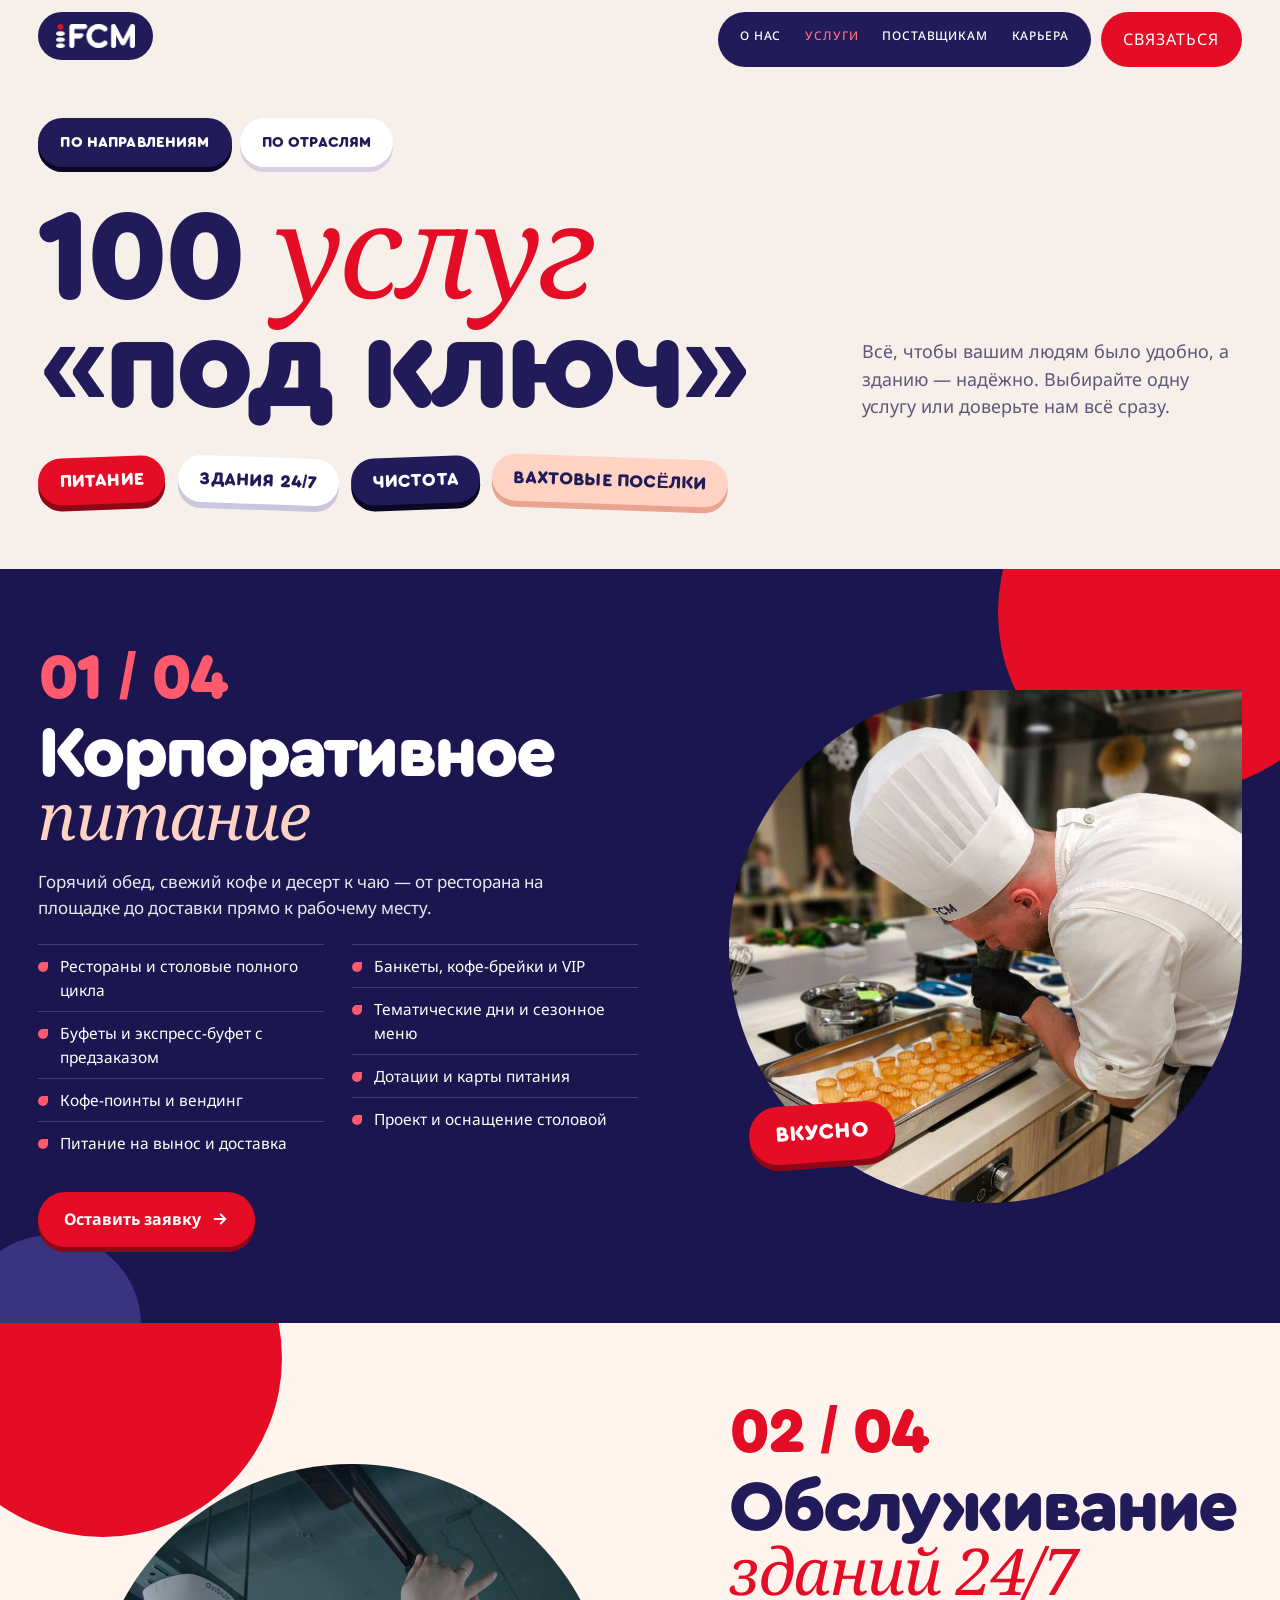
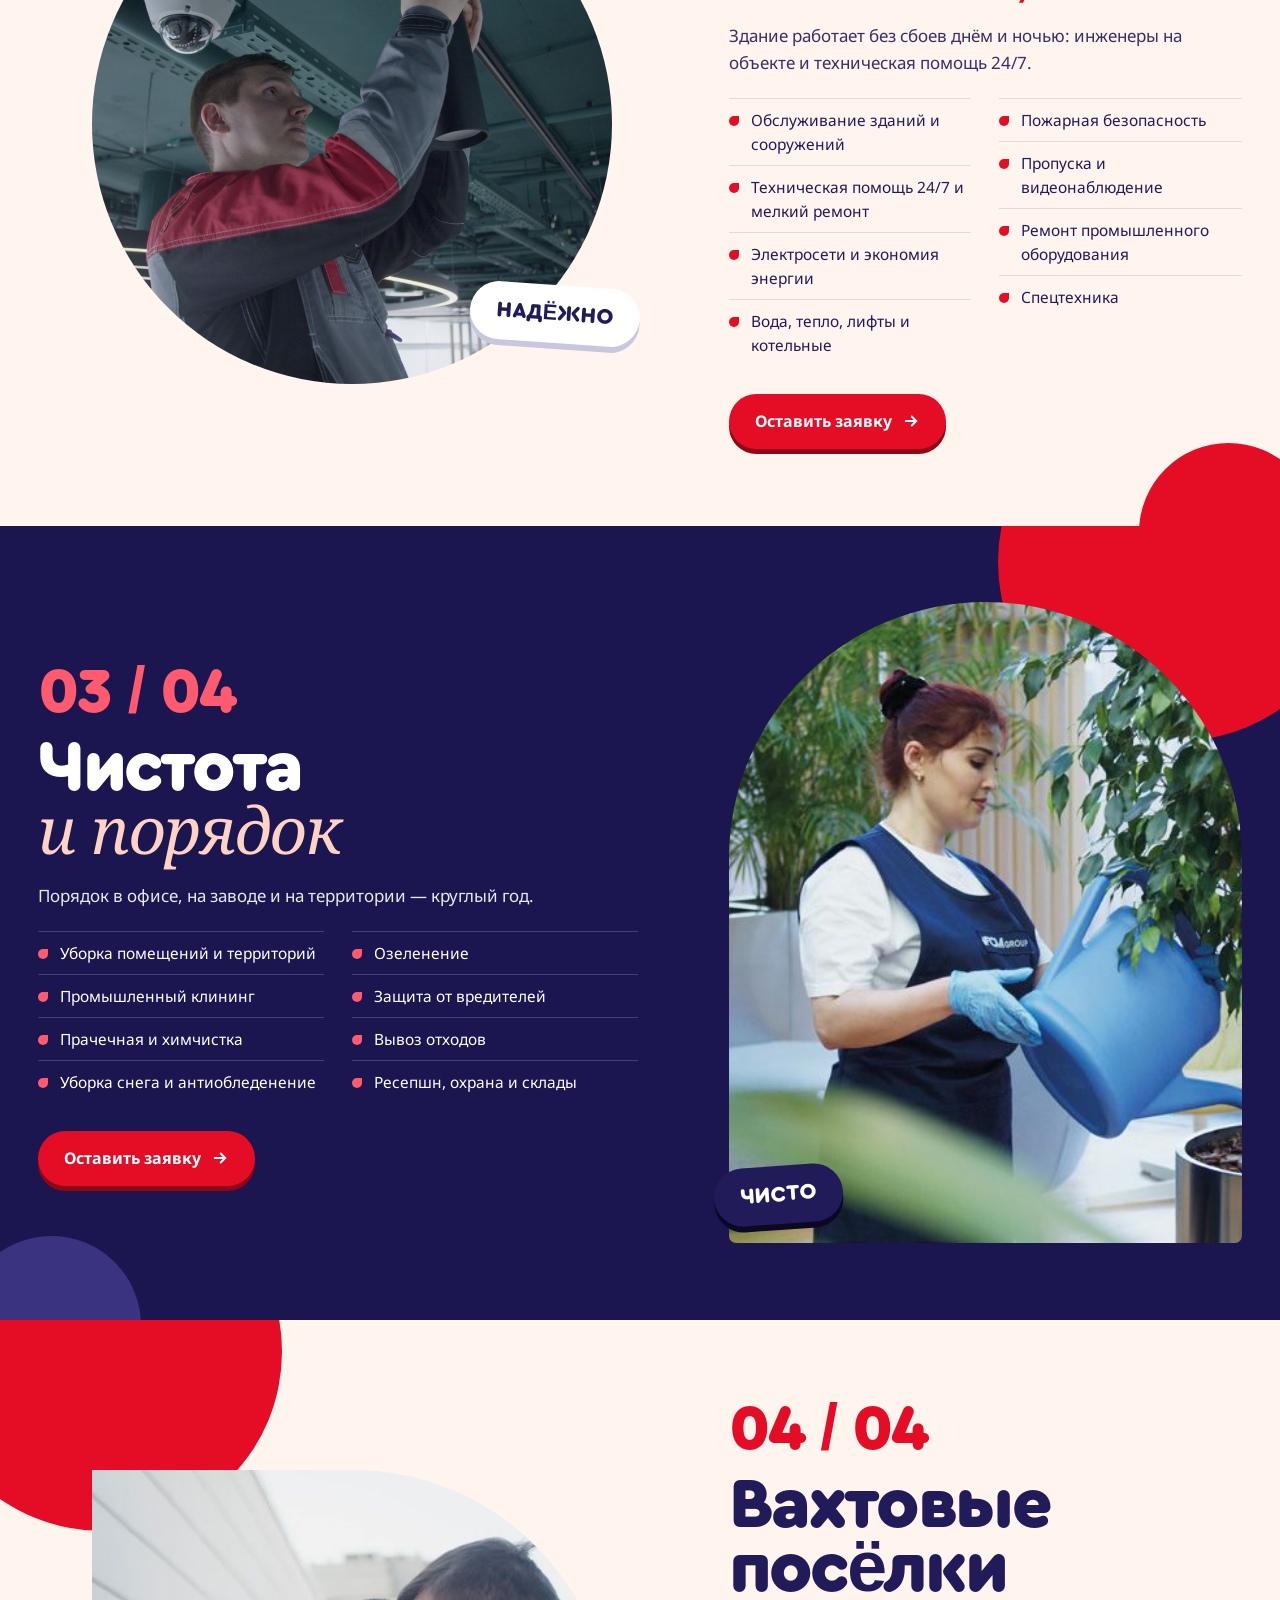
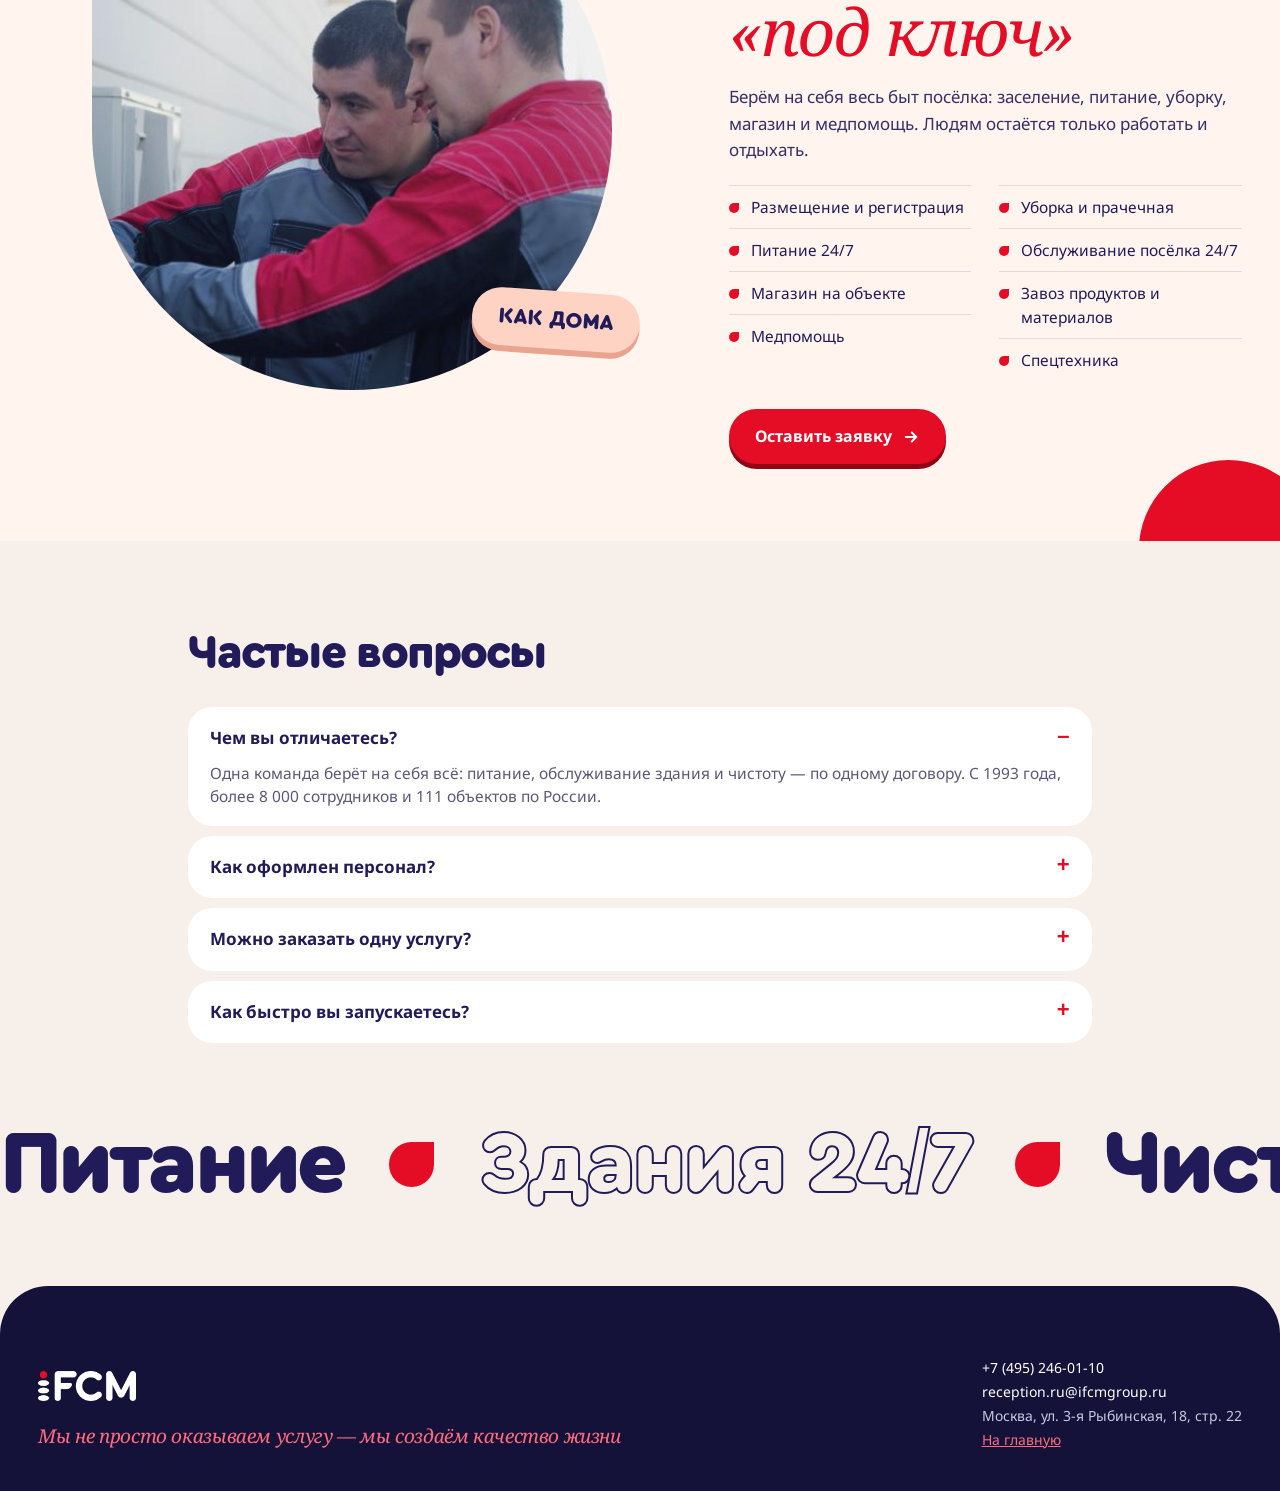
<file: services.html>
<!doctype html>
<html lang="ru">
<head>
<meta charset="utf-8">
<meta name="viewport" content="width=device-width,initial-scale=1,viewport-fit=cover">
<link rel="icon" type="image/png" sizes="32x32" href="assets/icon-32.png">
<link rel="icon" type="image/png" sizes="192x192" href="assets/icon-192.png">
<link rel="apple-touch-icon" href="assets/icon-180.png">
<meta name="description" content="Корпоративное питание, эксплуатация зданий 24/7, управление инфраструктурой и жилые комплексы под ключ.">
<title>Услуги — iFCM GROUP</title>
<link rel="preconnect" href="https://fonts.googleapis.com">
<link rel="stylesheet" href="https://fonts.googleapis.com/css2?family=Noto+Sans:wght@400;500;700&family=Noto+Serif:ital,wght@1,400&display=swap">
<style>
/* Layout: витрина 5 внутренних страниц «Города заботы»; у каждой своя фишка из референсов (Burrito Madre, Units, брендбук-цепочка, Partake, R-O) */
@font-face{font-family:'Cera Round Pro';src:url(assets/CeraRoundPro-Black.otf) format('opentype');font-weight:900;font-display:swap}
:root{
  color-scheme:light;
  --navy:#211C59; --ink:#15123A; --red:#E50D26; --red-soft:#FF6B7D; --peach:#FFD3C4;
  --paper:#F6EFEA; --white:#FFFFFF; --muted:#5B5878; --line:#E2DCE6; --lilac:#C9C7E0; --sky:#2A2563;
  --display:'Cera Round Pro','Nunito','Arial Rounded MT Bold',sans-serif;
  --body:'Noto Sans',Arial,sans-serif; --serif:'Noto Serif',Georgia,serif;
  --gut:clamp(16px,3vw,40px);
}
*{box-sizing:border-box}
html{scroll-behavior:smooth}
body{margin:0;background:var(--paper);color:var(--ink);font-family:var(--body);font-size:16px;line-height:1.55;overflow-x:clip}
a{color:inherit}
:focus-visible{outline:2px solid var(--red);outline-offset:3px;border-radius:6px}
h1,h2,h3{text-wrap:balance;margin:0}
.d{font-family:var(--display);font-weight:900;letter-spacing:-.04em}
.s{font-family:var(--serif);font-style:italic;font-weight:400;letter-spacing:-.02em}
.lbl{font-size:12px;font-weight:500;letter-spacing:.07em;text-transform:uppercase}
.w{padding-inline:var(--gut)}
.wrap{max-width:1360px;margin-inline:auto}
.stk{display:inline-flex;align-items:center;justify-content:center;font-family:var(--display);font-weight:900;text-transform:uppercase;letter-spacing:.01em;border-radius:999px;white-space:nowrap;box-shadow:0 6px 0 var(--sh,#0E0B2B);padding:.55em 1.2em}
.stk.red{background:var(--red);color:#fff;--sh:#8E0716}.stk.navy{background:var(--navy);color:#fff;--sh:#0B0826}
.stk.white{background:#fff;color:var(--navy);--sh:#C9C7E0}.stk.peach{background:var(--peach);color:var(--navy);--sh:#E8A48E}
.plate{display:inline-flex;font-family:var(--display);font-weight:900;text-transform:uppercase;font-size:clamp(13px,1.2vw,17px);background:var(--red);color:#fff;padding:.55em 1.3em .55em 1em;border-radius:1.4em 999px 999px 0;align-self:flex-start}
.plate.navy{background:var(--navy)}.plate.white{background:#fff;color:var(--navy)}
.btn{display:inline-flex;align-items:center;justify-content:center;gap:10px;min-height:54px;padding:0 28px;border-radius:999px;border:0;background:var(--red);color:#fff;font:inherit;font-weight:700;text-decoration:none;cursor:pointer}
.btn.navy{background:var(--navy)}.btn.white{background:#fff;color:var(--navy)}
.sec{padding-block:clamp(70px,9vw,130px)}

.bdot{display:inline-block;flex:none;width:.5em;height:.5em;border-radius:50% 0 50% 50%;background:var(--red);align-self:center}
.arw{display:inline-block;vertical-align:middle}
/* ---------- верхняя панель витрины ---------- */
.bar{position:sticky;top:env(safe-area-inset-top,0px);z-index:50;display:flex;align-items:center;gap:12px;padding:12px var(--gut);background:rgba(246,239,234,.94);backdrop-filter:blur(10px);-webkit-backdrop-filter:blur(10px);border-bottom:1px solid var(--line);flex-wrap:wrap}
.bar .logo{background:var(--navy);border-radius:999px;padding:10px 16px;display:flex}
.bar .logo img{height:22px;width:auto;display:block}
.tabs{display:flex;gap:6px;overflow-x:auto;scrollbar-width:none;flex:1 1 auto;min-width:0}
.tabs::-webkit-scrollbar{display:none}
.tabs button{flex:none;border:0;cursor:pointer;font:inherit;font-weight:700;font-size:14px;padding:12px 18px;border-radius:999px;background:transparent;color:var(--navy);min-height:44px}
.tabs button[aria-selected="true"]{background:var(--navy);color:#fff}
.tabs button .ref{display:block;white-space:nowrap;font-weight:400;font-size:11px;opacity:.7;letter-spacing:.02em}
.page[hidden]{display:none}

/* ============ 1. О НАС — огромные буквы на фото (Burrito Madre) ============ */
.a-hero{position:relative;min-height:min(92svh,860px);overflow:hidden;padding-block:60px 40px;display:flex;align-items:flex-end}
.a-hero .ph{position:absolute;right:0;top:0;bottom:0;width:min(56%,860px);background-size:cover;background-position:50% 30%}
.a-hero .ph::after{content:"";position:absolute;inset:0;background:linear-gradient(90deg,var(--paper) 0%,rgba(246,239,234,0) 22%)}
.a-hero h1{position:relative;font-size:clamp(76px,15.5vw,250px);line-height:.8;color:var(--red);letter-spacing:-.055em}
.a-hero h1 span{display:block;animation:slideIn 1s cubic-bezier(.2,.8,.1,1) both}
.a-hero h1 span:nth-child(2){animation-delay:.1s;padding-left:.6em}.a-hero h1 span:nth-child(3){animation-delay:.2s}
@keyframes slideIn{from{transform:translateX(-14%);opacity:0}}
.a-hero .side{position:absolute;right:var(--gut);top:40px;max-width:320px;background:#fff;border-radius:24px;padding:20px;z-index:2;font-size:15px;color:var(--muted)}
.a-hero .side b{display:block;color:var(--navy);font-family:var(--display);font-size:20px;margin-bottom:6px}
.inl{display:inline-block;vertical-align:middle;width:1.9em;height:.9em;border-radius:999px;background-size:cover;background-position:center;position:relative;top:-.06em}
.inl.drop{width:.95em;border-radius:50% 0 50% 50%}
.manifest{font-size:clamp(32px,4.8vw,78px);line-height:1.04;color:var(--navy);max-width:1250px}
.manifest em{font-family:var(--serif);font-weight:400;color:var(--red)}
.trio{display:grid;grid-template-columns:repeat(auto-fit,minmax(min(100%,280px),1fr));gap:14px;margin-top:56px}
.trio div{border-top:2px solid var(--navy);padding-top:18px;display:flex;flex-direction:column;gap:10px}
.trio b{font-family:var(--display);font-size:24px;color:var(--navy);letter-spacing:-.02em}
.trio p{margin:0;color:var(--muted)}
.mission{background:var(--navy);color:#fff;overflow:hidden}
.mis{display:flex;flex-wrap:wrap;gap:clamp(28px,5vw,80px);align-items:center;position:relative}
.mis-drop{flex:none;width:clamp(200px,28vw,380px);aspect-ratio:1;max-width:100%;background:var(--red);border-radius:50% 0 50% 50%;display:flex;align-items:center;justify-content:center}
.mis-drop span{color:#fff;font-size:clamp(34px,4.4vw,62px)}
.mission .mis p{flex:1 1 380px;margin:0;min-width:0}
.mis-shapes{position:absolute;right:0;top:-30px;display:flex;gap:10px}
.mis-shapes span{width:clamp(36px,4vw,64px);aspect-ratio:1;border-radius:50%;background:var(--red)}
.mis-shapes span:nth-child(2){background:transparent;border:1.5px solid rgba(255,255,255,.6)}
.mis-shapes span:nth-child(3){border-radius:50% 50% 0 50%}
.fillword-unused{font-size:clamp(90px,21vw,360px);line-height:.8;letter-spacing:-.06em;color:transparent;background-size:cover;background-position:center 30%;-webkit-background-clip:text;background-clip:text;-webkit-text-stroke:0}
.mission p{font-size:clamp(22px,2.6vw,40px);line-height:1.2;max-width:900px;margin:30px 0 0}
.mission p em{font-family:var(--serif);color:var(--red-soft)}
.vstack{display:flex;flex-direction:column;gap:22px}
.vcard{position:sticky;border-radius:40px;padding:clamp(28px,4vw,56px);min-height:min(440px,64svh);display:flex;flex-wrap:wrap;gap:24px;justify-content:space-between;align-items:flex-end;box-shadow:0 -24px 60px rgba(21,18,58,.14);overflow:hidden}
.vcard h3{font-family:var(--display);font-size:clamp(46px,7vw,110px);line-height:.88;letter-spacing:-.045em;flex:1 1 420px}
.vcard p{margin:0;flex:1 1 320px;max-width:460px;font-size:18px}
.vcard .stk{position:absolute;top:28px;right:28px;transform:rotate(6deg);font-size:14px}
.safety{display:flex;flex-wrap:wrap;gap:40px;align-items:center}
.zero{font-size:clamp(200px,32vw,520px);line-height:.75;color:var(--red);flex:0 0 auto}
.badge{position:relative;width:170px;height:170px;border-radius:50%;background:var(--navy);color:#fff;display:flex;align-items:center;justify-content:center;flex:none}
.badge svg{position:absolute;inset:0;animation:spin 18s linear infinite}
@keyframes spin{to{transform:rotate(360deg)}}
.docgrid{display:grid;grid-template-columns:repeat(auto-fill,minmax(min(100%,300px),1fr));gap:12px}
.docgrid a{min-height:150px;border-radius:24px;padding:22px;display:flex;flex-direction:column;justify-content:space-between;text-decoration:none;font-weight:700;color:#fff;transition:transform .3s}
.docgrid a:hover{transform:translateY(-6px) rotate(-1deg)}
.docgrid a span:first-child{display:flex;justify-content:space-between;font-family:var(--display);font-size:20px}

/* ============ 2. УСЛУГИ — цветные плитки-индекс + падающие наклейки (Units + Partake) ============ */
.s-head{padding-block:60px 30px;display:flex;flex-wrap:wrap;gap:24px;justify-content:space-between;align-items:flex-end}
.s-head h1{font-size:clamp(56px,10vw,170px);line-height:.84;color:var(--navy)}
.s-head h1 .s{color:var(--red)}
.s-ui{display:flex;flex-wrap:wrap;gap:14px;align-items:stretch}
.s-idx{flex:0 0 280px;display:flex;flex-direction:column;gap:12px}
.s-idx button{border:0;cursor:pointer;text-align:left;border-radius:22px;padding:18px 20px;min-height:120px;display:flex;flex-direction:column;justify-content:space-between;font:inherit;color:#fff;transition:transform .3s,box-shadow .3s}
.s-idx button .n{display:flex;justify-content:space-between;font-family:var(--display);font-weight:900;font-size:22px}
.s-idx button b{font-size:17px;line-height:1.2}
.s-idx button[aria-pressed="true"]{transform:translateX(10px);box-shadow:-10px 0 0 var(--ink)}
.ubands{margin-top:clamp(20px,3vw,40px)}
/* О нас — вариант 4: фото в капле, текст под экраном */
.a-hero{min-height:min(90svh,860px);padding-block:30px 10px;align-items:flex-end}
.a-hero .ph{top:30px;bottom:30px;right:var(--gut);width:min(50%,720px);border-radius:50% 0 50% 50%;background-position:50% 20%}
.a-hero .ph::after{display:none}
.a-hero h1{z-index:3;color:var(--navy);font-size:clamp(90px,17.5vw,290px);line-height:.8;letter-spacing:-.06em}
.a-hero h1 span:nth-child(2){padding-left:.5em}
.a-hero h1 span:nth-child(3){color:var(--red)}
.a-side{padding-block:clamp(30px,4vw,60px)}
.side2{display:grid;grid-template-columns:minmax(0,.7fr) minmax(0,2fr);gap:clamp(16px,4vw,60px);align-items:baseline;border-top:2px solid var(--navy);padding-top:24px;color:var(--ink);font-size:clamp(22px,2.4vw,34px);line-height:1.35}
.side2 b{font-family:var(--display);font-weight:900;color:var(--red);font-size:clamp(28px,3vw,44px);letter-spacing:-.02em}
.ub{position:relative;overflow:hidden;padding:clamp(44px,6vw,90px) var(--gut)}
.ub.dk{background:#1B1650;color:#fff}.ub.lt{background:#FFF4EE;color:var(--navy)}
.ub::before,.ub::after{content:"";position:absolute;pointer-events:none}
.ub::before{width:clamp(200px,28vw,420px);height:clamp(200px,28vw,420px);right:-6%;top:-18%;border-radius:50% 0 50% 50%;background:var(--red)}
.ub::after{width:clamp(110px,14vw,220px);height:clamp(110px,14vw,220px);left:-3%;bottom:-12%;border-radius:50%;background:#3A3480}
.ub.rev::before{right:auto;left:-6%;border-radius:0 50% 50% 50%}
.ub.rev::after{left:auto;right:-3%;background:var(--red);border-radius:999px 999px 0 0}
.ub-in{position:relative;z-index:1;max-width:1360px;margin:0 auto;display:grid;grid-template-columns:minmax(0,1.1fr) minmax(0,.9fr);gap:clamp(28px,5vw,80px);align-items:center}
.ub.rev .ub-pic{order:-1}
.ub-n{display:block;font-size:clamp(44px,5vw,72px);line-height:1;letter-spacing:-.03em;color:var(--red)}.ub.dk .ub-n{color:#FF5A6E}
.ub h2{font-size:clamp(40px,5.6vw,84px);line-height:.9;margin:12px 0 18px}
.ub h2 .s{font-size:.9em}.ub.dk h2 .s{color:var(--peach)}.ub.lt h2 .s{color:var(--red)}
.ub-l{font-size:17px;margin:0 0 22px;max-width:520px;opacity:.9}
.ub ul{list-style:none;margin:0 0 28px;padding:0;columns:2;column-gap:28px;max-width:600px}
.ub li{break-inside:avoid;position:relative;padding:9px 0 9px 22px;border-top:1px solid rgba(255,255,255,.18);font-size:15.5px}
.ub.lt li{border-color:rgba(33,28,89,.12)}
.ub li::before{content:"";position:absolute;left:0;top:17px;width:10px;height:10px;border-radius:50% 0 50% 50%;background:var(--red)}.ub.dk li::before{background:#FF5A6E}
.ub-cta{display:inline-flex;align-items:center;gap:10px;padding:15px 26px;border-radius:999px;font-weight:700;text-decoration:none;background:var(--red);color:#fff;box-shadow:0 5px 0 #8E0716}
.ub-pic{position:relative}
.ub-ph{width:100%;max-width:520px;margin-inline:auto;background-size:cover}
.ub-pic .stk{position:absolute;left:4%;bottom:8%;font-size:clamp(16px,1.7vw,24px);transform:rotate(-4deg)}
.ub.rev .ub-pic .stk{left:auto;right:4%;transform:rotate(4deg)}
@media (max-width:820px){.ub-in{grid-template-columns:1fr}.ub-pic,.ub.rev .ub-pic{order:-1}.ub-ph{max-width:340px}.ub ul{column-gap:16px}.ub li{font-size:14px;padding:8px 0 8px 18px}.ub li::before{width:8px;height:8px;top:15px}.ub h2{font-size:clamp(38px,11vw,60px)}}
@media (max-width:360px){.ub li{font-size:13px}}
/* О нас: карточка не на лице */
.a-hero .side{top:auto;bottom:36px;right:var(--gut);max-width:300px}
.s-stage{flex:1 1 640px;min-width:0;position:relative;border-radius:36px;overflow:hidden;min-height:620px;background:var(--ink)}
.s-stage .ph{position:absolute;inset:0;background-size:cover;background-position:center;transition:opacity .5s}
.s-stage .sh{position:absolute;inset:0;background:linear-gradient(180deg,rgba(21,18,58,.1) 30%,rgba(21,18,58,.9))}
.s-stage .tx{position:absolute;left:0;right:0;bottom:0;padding:clamp(22px,3vw,40px);color:#fff;display:flex;flex-direction:column;gap:14px}
.s-stage h2{font-size:clamp(34px,4.4vw,64px);line-height:.92}
.s-stage p{margin:0;max-width:560px;color:#E3E1F3}
.drops{position:absolute;inset:0 0 40% 0;pointer-events:none}
.drops .stk{position:absolute;font-size:clamp(12px,1.1vw,15px);animation:drop .7s cubic-bezier(.3,1.4,.5,1) both;pointer-events:auto;cursor:default;transition:transform .2s}
.drops .stk:hover{transform:rotate(0) scale(1.08) !important}
@keyframes drop{from{opacity:0;translate:0 -140px}}
.marq{overflow:hidden;padding-block:50px}
.marq div{display:flex;gap:44px;width:max-content;animation:mq 40s linear infinite;font-size:clamp(46px,7vw,110px);line-height:1;color:var(--navy)}
.marq .out{color:transparent;-webkit-text-stroke:2px var(--navy)}
@keyframes mq{to{transform:translateX(-50%)}}

/* ============ 3. ПОСТАВЩИКАМ — фирменная «цепочка» (брендбук) ============ */
.p-hero{background:var(--navy);color:#fff;padding-block:70px 60px;overflow:hidden}
.p-hero h1{font-size:clamp(52px,9vw,150px);line-height:.86}
.p-hero h1 .s{color:var(--red-soft)}
#chain{display:block;width:100%;height:clamp(70px,9vw,120px);margin-top:40px}
.chk-wrap{display:flex;flex-wrap:wrap;gap:clamp(24px,4vw,60px);align-items:flex-start}
.chk-l{flex:1 1 380px;position:sticky;top:90px;display:flex;flex-direction:column;gap:18px}
.chk-l h2{font-size:clamp(40px,5vw,76px);line-height:.9;color:var(--navy)}
.prog{display:flex;gap:6px;flex-wrap:wrap}
.prog i{width:clamp(26px,3vw,40px);height:clamp(26px,3vw,40px);background:#E7E1EC;transition:background .3s,border-radius .3s}
.prog i:nth-child(3n+1){border-radius:50%}.prog i:nth-child(3n+2){border-radius:50% 0 50% 50%}.prog i:nth-child(3n){border-radius:0 50% 50% 0}
.prog i.on{background:var(--red)}.prog i.on:nth-child(even){background:var(--navy)}
.chk-r{flex:1.4 1 520px;min-width:0;display:flex;flex-direction:column;gap:10px}
.doc{display:flex;align-items:center;gap:16px;background:#fff;border-radius:22px;padding:14px 16px 14px 20px;min-height:72px}
.doc input{width:24px;height:24px;accent-color:var(--red);flex:none}
.doc label{flex:1;font-weight:500;color:var(--navy);cursor:pointer}
.doc a{flex:none;width:44px;height:44px;border-radius:50%;background:var(--paper);display:flex;align-items:center;justify-content:center;color:var(--navy)}
.doc.done{background:var(--peach)}
.rules{display:grid;grid-template-columns:repeat(auto-fit,minmax(min(100%,250px),1fr));gap:14px}
.rule{border-radius:28px;padding:26px;min-height:240px;display:flex;flex-direction:column;justify-content:space-between;gap:16px}
.rule b{font-family:var(--display);font-size:26px;line-height:1;letter-spacing:-.02em}

/* ============ 4. КАРЬЕРА — коллаж и наклейки (Partake) ============ */
.c-hero{position:relative;padding-block:50px 80px;overflow:hidden}
.c-hero h1{font-size:clamp(60px,11vw,190px);line-height:.82;color:var(--navy);position:relative;z-index:3}
.c-hero h1 .s{color:var(--red)}
.collage{position:relative;height:clamp(420px,52vw,640px);margin-top:-60px}
.collage .ph{position:absolute;background-size:cover;background-position:center 25%}
.collage .p1{left:2%;top:12%;width:26%;height:78%;border-radius:999px 999px 30px 30px}
.collage .p2{left:31%;top:30%;width:22%;height:56%;border-radius:50% 0 50% 50%}
.collage .p3{left:56%;top:6%;width:24%;height:62%;border-radius:30px}
.collage .p4{left:82%;top:40%;width:17%;height:50%;border-radius:0 999px 999px 0}
.collage .stk{position:absolute;z-index:4;font-size:clamp(13px,1.5vw,22px);animation:pop .6s cubic-bezier(.3,1.5,.5,1) both;transition:transform .2s}
.collage .stk:hover{transform:rotate(0) scale(1.1) !important}
@keyframes pop{from{opacity:0;transform:scale(.3) rotate(-30deg)}}
.stk-row{display:none}
.prof{display:flex;flex-wrap:wrap;gap:10px}
.prof button{border:2px solid var(--navy);background:transparent;color:var(--navy);border-radius:999px;padding:12px 20px;font:inherit;font-weight:700;cursor:pointer;min-height:48px}
.prof button[aria-pressed="true"]{background:var(--navy);color:#fff}
.qs{display:grid;grid-template-columns:repeat(auto-fit,minmax(min(100%,300px),1fr));gap:18px}
.q{border-radius:32px;padding:30px;display:flex;flex-direction:column;gap:18px;transition:transform .35s}
.q:nth-child(1){transform:rotate(-1.5deg)}.q:nth-child(2){transform:rotate(1deg) translateY(30px)}.q:nth-child(3){transform:rotate(-.5deg)}
.q:hover{transform:rotate(0) translateY(-6px)}
.q blockquote{margin:0;font-family:var(--serif);font-style:italic;font-size:clamp(19px,1.6vw,23px);line-height:1.4}
.perks{display:grid;grid-template-columns:repeat(auto-fit,minmax(min(100%,240px),1fr));gap:14px}
.perk{background:#fff;border-radius:28px;padding:26px;display:flex;flex-direction:column;gap:10px;position:relative;overflow:hidden}
.perk .sh{position:absolute;right:-20px;top:-20px;width:90px;height:90px;opacity:.95}
.perk b{font-family:var(--display);font-size:24px;color:var(--navy);letter-spacing:-.02em;position:relative;max-width:75%}
.perk p{margin:0;color:var(--muted);position:relative}

/* ============ 5. КОНТАКТЫ — 3D-квартал с офисом (R-O) + форма-плашки (Units) ============ */
.k-hero{position:relative;height:min(84svh,760px);min-height:520px;overflow:hidden;color:#fff;touch-action:pan-y}
#mini{position:absolute;inset:0;width:100%;height:100%;display:block;cursor:grab}
.k-hero .in{position:relative;height:100%;display:flex;flex-direction:column;justify-content:flex-end;padding-block:30px 44px;pointer-events:none}
.k-hero h1{font-size:clamp(60px,9.5vw,150px);line-height:.82;text-shadow:0 6px 40px rgba(21,18,58,.35)}
.pin{position:absolute;z-index:3;transform:translate(-50%,-100%);pointer-events:none}
.pin .stk{font-size:13px}
.k-row{display:flex;flex-wrap:wrap;gap:12px;margin-top:24px;position:relative;z-index:4}
.k-red{flex:1 1 360px;background:var(--red);color:#fff;border-radius:999px;display:flex;align-items:center;justify-content:center;min-height:96px;font-size:clamp(22px,2.4vw,34px);padding:0 28px;text-align:center}
.k-form{flex:2 1 460px;min-width:0;background:var(--peach);border-radius:999px;display:flex;align-items:center;gap:10px;padding:8px 8px 8px 28px;min-height:96px}
.k-form input{flex:1;min-width:0;border:0;background:transparent;font:inherit;font-size:20px;color:var(--ink);min-height:60px}
.k-form input::placeholder{color:#8E6A5E}
.k-form button{flex:none;width:80px;height:80px;border-radius:24px;border:0;background:var(--ink);color:#fff;cursor:pointer;display:flex;align-items:center;justify-content:center}
.topics{display:flex;flex-wrap:wrap;gap:10px;margin-top:18px}
.topics button{border:0;border-radius:999px;padding:12px 18px;font:inherit;font-weight:700;cursor:pointer;background:#fff;color:var(--navy);min-height:46px}
.topics button[aria-pressed="true"]{background:var(--navy);color:#fff}
.drag-hint{display:inline-flex;align-items:center;justify-content:center;width:52px;height:52px;margin-bottom:16px;background:rgba(21,18,58,.55);border-radius:50%;animation:sway 2.4s ease-in-out infinite;transition:opacity .5s}
.drag-hint.off{opacity:0}
@keyframes sway{0%,100%{transform:translateX(0)}50%{transform:translateX(8px)}}
@media (min-width:900px){.k-hero{height:min(84svh,780px)}.k-hero .in{padding-block:30px 70px}}
.k-grid{display:flex;flex-wrap:wrap;gap:16px;margin-top:-40px;position:relative;z-index:4;align-items:flex-start}
.k-quick{flex:1 1 320px;min-width:0;display:flex;flex-direction:column;gap:12px;padding-top:56px}
.k-btn{display:flex;flex-direction:column;gap:6px;border-radius:28px;padding:22px 24px;text-decoration:none;box-shadow:0 10px 30px rgba(21,18,58,.08)}
.k-btn b{font-size:clamp(22px,2.4vw,30px);line-height:1.1}
.k-card{flex:1.6 1 440px;min-width:0;background:#fff;border-radius:36px;padding:clamp(22px,3vw,40px);display:flex;flex-direction:column;gap:18px;box-shadow:0 20px 60px rgba(21,18,58,.12)}
.k-card h2{font-size:clamp(30px,3.4vw,48px);line-height:1;color:var(--navy)}
.k-card .topics{margin:0}
.k-card .topics button{background:var(--paper)}
.k-card .topics button[aria-pressed="true"]{background:var(--navy);color:#fff}
.k-fields{display:grid;grid-template-columns:repeat(2,minmax(0,1fr));gap:14px}
.k-fields label{display:flex;flex-direction:column;gap:6px;font-weight:500;font-size:14px;color:var(--navy);min-width:0}
.k-fields .full{grid-column:1/-1}
.k-fields input,.k-fields textarea{font:inherit;font-size:16px;min-height:54px;padding:12px 16px;border-radius:16px;border:1.5px solid #DCD6E4;background:#fff;color:var(--ink);width:100%}
.k-fields textarea{min-height:110px;resize:vertical}
.k-chk{display:flex;gap:10px;align-items:flex-start;font-size:14px;color:var(--muted)}
.k-chk input{width:20px;height:20px;flex:none;accent-color:var(--red)}
@media (max-width:600px){.k-fields{grid-template-columns:minmax(0,1fr)}.k-grid{margin-top:0}.k-quick{padding-top:24px}}
.kinfo{display:grid;grid-template-columns:repeat(auto-fit,minmax(min(100%,260px),1fr));gap:14px}
.kinfo>div{border-radius:28px;padding:26px;min-height:180px;display:flex;flex-direction:column;justify-content:space-between;gap:12px}
.ok{min-height:22px;color:var(--red);margin-top:10px;font-size:15px}

/* подвал витрины */
.foot{background:var(--ink);color:#fff;border-radius:48px 48px 0 0;padding-block:70px 40px;margin-top:80px}
.foot .row{display:flex;flex-wrap:wrap;gap:30px;justify-content:space-between;align-items:flex-end}

@media (max-width:600px){.tabs button .ref{display:none}.tabs button{padding:10px 14px}}
@media (max-width:900px){
  .s-idx{flex:1 1 100%;flex-direction:row;overflow-x:auto}
  .s-idx button{flex:0 0 200px;min-height:110px}
  .s-idx button[aria-pressed="true"]{transform:translateY(-6px);box-shadow:0 6px 0 var(--ink)}
  .s-stage{min-height:0;display:flex;flex-direction:column}
  .s-stage .sh{background:rgba(21,18,58,.72)}
  .drops{position:relative;inset:auto;display:flex;flex-wrap:wrap;gap:12px;padding:22px 20px 6px}
  .drops .stk{position:static;transform:none !important}
  .s-stage .tx{position:relative}
  .mis-shapes{display:none}
  .chk-l{position:static}
  .collage{height:clamp(500px,124vw,780px);margin-top:16px;margin-bottom:clamp(-110px,-15vw,-70px)}
  .collage .p1{left:0;top:5%;width:47%;height:60%}.collage .p2{left:51%;top:5%;width:49%;height:30%;background-position:center 15%}
  .collage .p3{left:51%;top:42%;width:49%;height:36%;background-position:center 20%}.collage .p4{display:none}
  .q:nth-child(2){transform:none}
  .collage .stk{font-size:clamp(12px,3.4vw,18px)}
  .collage .stk:nth-of-type(1){left:2% !important;top:1% !important;transform:rotate(-6deg) !important}
  .collage .stk:nth-of-type(2){left:60% !important;top:1.5% !important;transform:rotate(6deg) !important}
  .collage .stk:nth-of-type(5){left:56% !important;top:36.5% !important;transform:rotate(-5deg) !important}
  .collage .stk:nth-of-type(4){left:5% !important;top:61% !important;transform:rotate(4deg) !important}
  .collage .stk:nth-of-type(3){left:46% !important;top:74% !important;transform:rotate(-3deg) !important}
}
/* О нас: раскладка «как на компьютере» до 560px */
@media (max-width:900px) and (min-width:561px){
  .a-hero{min-height:min(80svh,640px);padding-block:40px 30px}
  .a-hero .ph{width:52%}
  .a-hero h1{font-size:clamp(70px,15vw,130px)}
}
@media (max-width:560px){
  .a-hero{flex-direction:column;align-items:stretch;min-height:0;padding-block:0 30px;gap:22px}
  .a-hero .ph{position:relative;width:auto;height:min(64vw,360px);margin-inline:calc(-1*var(--gut));order:0}
  .a-hero .ph::after{display:none}
  .a-hero h1{order:1;font-size:clamp(64px,19vw,120px)}
  .a-hero .side{position:relative;right:auto;top:auto;bottom:auto;order:2;max-width:none}
}
@media (max-width:560px){.a-hero .ph{top:auto;bottom:auto;right:auto;width:auto;border-radius:0 0 50% 50%;height:min(90vw,380px)}.side2{grid-template-columns:1fr;gap:10px;font-size:21px}}
@media (prefers-reduced-motion:reduce){*{animation:none !important;transition:none !important}}
.k-office{display:none}
.dh-b i{display:none}
@media (min-width:900px){.k-hero .in .wrap{height:100%;display:flex;flex-direction:column;justify-content:space-between;padding-top:44px}
.k-office{display:flex;flex-direction:column;align-items:flex-start;gap:10px;max-width:470px;pointer-events:auto;background:rgba(21,18,58,.42);border:1.5px solid rgba(255,255,255,.22);backdrop-filter:blur(10px);-webkit-backdrop-filter:blur(10px);border-radius:30px;padding:24px 26px 26px}
.k-office .lbl{color:var(--lilac,#C9C7E0)}.k-office b{font-size:26px;line-height:1.15;color:#fff}.k-office .k-bc{color:var(--lilac,#C9C7E0);margin-bottom:8px}
.k-info-sec{display:none}
.dh-b{position:absolute;right:max(40px,calc((100vw - 1360px)/2 + 40px));bottom:150px;margin:0;width:auto;height:auto;padding:12px 18px 12px 14px;gap:10px;border-radius:999px;background:rgba(21,18,58,.6);color:#fff;z-index:3}
.dh-b i{display:inline;font-style:normal;font-weight:700;font-size:14px}}
@media (max-width:899px){.dh-b{position:absolute;right:16px;top:16px;margin:0}}
@media (min-width:900px) and (max-width:1200px){.k-office{max-width:400px;padding:20px 22px 22px}.k-office b{font-size:21px}}

/* Контакты v3 */
.k2{gap:6px;max-width:520px;background:linear-gradient(160deg,rgba(33,28,89,.94),rgba(27,22,80,.8))!important;border:1px solid rgba(255,255,255,.14)!important;box-shadow:0 30px 80px rgba(10,8,40,.45);backdrop-filter:none!important;-webkit-backdrop-filter:none!important;border-radius:32px!important;padding:30px 32px!important;color:#fff}
.k2 a,.k-mob a{color:#fff;text-decoration:none}
.k2-tag{display:inline-flex;align-items:center;gap:10px;font-size:12px;letter-spacing:.12em;text-transform:uppercase;color:#C9C7E0;margin-bottom:10px}.k2-tag i{width:9px;height:9px;border-radius:50%;background:var(--red);box-shadow:0 0 0 4px rgba(229,13,38,.3),0 0 18px 4px rgba(229,13,38,.6)}
.k2-phone b{display:block;font-size:40px;line-height:1.05}
.k2-mail{font-size:20px;font-weight:700;opacity:.95;margin-bottom:10px;word-break:break-word}
.k2-addr{display:flex;flex-direction:column;align-items:flex-start;gap:12px;padding-top:14px;border-top:1px solid rgba(255,255,255,.22);width:100%;color:#E6E1F2;font-size:15px;line-height:1.45}
.k2-addr .btn.white{color:var(--navy)}
.k2-btns{display:flex;gap:10px;flex-wrap:wrap}.k2-btns .ghost{border:1.5px solid rgba(255,255,255,.45);border-radius:999px;padding:13px 20px;font-weight:700;font-size:15px}.k2-btns .ghost:hover{background:#fff;color:var(--navy)}
@media (min-width:900px){.k-hero{height:auto!important;min-height:min(84svh,780px)}.k-hero .in{height:auto!important;min-height:inherit}.k-hero .in .wrap{gap:44px;padding-bottom:40px}}
.dh-b{width:60px!important;height:60px!important;padding:0!important;justify-content:center}
.k-grid{display:block!important;margin-top:-40px}
.k-card{display:grid!important;grid-template-columns:minmax(0,.85fr) minmax(0,1.15fr);gap:56px;padding:clamp(28px,4vw,56px)!important;position:relative;z-index:4}
.k-left{display:flex;flex-direction:column;gap:18px}.k-left h2{font-size:clamp(34px,4vw,60px)!important}
.k-plate{font-size:14px;align-self:flex-start}
.k-sub{margin:0;color:var(--muted);font-size:17px;line-height:1.5;max-width:420px}
.k-left .topics{flex-direction:column;align-items:flex-start}
.k-left .topics button{font-size:17px;padding:14px 22px}
.k-right{display:flex;flex-direction:column;gap:18px}
.k-h2{font-size:clamp(34px,4vw,60px);color:var(--navy);margin:0 0 28px}
.k-mapbox{position:relative;height:clamp(300px,40vw,480px);border-radius:36px;overflow:hidden;background:#EDE6F0;box-shadow:0 20px 60px rgba(21,18,58,.1)}
.k-mapbox iframe{position:absolute;inset:0;width:100%;height:100%;border:0}
.k-mob,.k-sticky{display:none}
@media (max-width:899px){.k-grid{margin-top:0}.k-card{grid-template-columns:minmax(0,1fr);gap:28px;margin-top:16px}.k-left .topics{flex-direction:row}
.k-mob{display:flex;flex-direction:column;gap:6px;background:var(--navy);color:#fff;border-radius:30px;padding:24px;margin-top:-30px;position:relative;z-index:4;box-shadow:0 20px 50px rgba(21,18,58,.25)}.k-mob .k2-phone b{font-size:32px}}
@media (max-width:700px){.k-sticky{display:flex;position:fixed;left:12px;right:12px;bottom:calc(12px + env(safe-area-inset-bottom));z-index:50;gap:8px;opacity:0;transform:translateY(20px);pointer-events:none;transition:opacity .3s,transform .3s}.k-sticky.on{opacity:1;transform:none;pointer-events:auto}.k-sticky a{flex:1;text-align:center;color:#fff;text-decoration:none;font-weight:700;border-radius:999px;padding:16px;box-shadow:0 10px 30px rgba(21,18,58,.3)}}

/* Карьера: вакансии */
.vq-head{display:flex;flex-wrap:wrap;align-items:flex-end;justify-content:space-between;gap:16px 40px;margin-bottom:44px;scroll-margin-top:100px}
.vq-h{margin:0;font-size:clamp(44px,6vw,92px);line-height:.92;color:var(--navy)}.vq-h .s{color:var(--red);font-weight:400}
.vq-sub{margin:0;max-width:380px;color:var(--muted);font-size:17px;line-height:1.5}
a.vq{text-decoration:none;padding:12px;gap:0;overflow:hidden}
a.vq:hover{transform:rotate(0) translateY(-6px)!important;box-shadow:0 24px 50px rgba(21,18,58,.2)}
a.vq:hover .vq-ph{background-size:112%}
.vq-ph{position:relative;display:block;aspect-ratio:4/3;border-radius:24px;background-size:104%;background-position:center;transition:background-size .5s}
.vq-pill{position:absolute;left:16px;bottom:-18px;font-size:clamp(18px,1.6vw,22px)}
.vq-bd{display:flex;flex-direction:column;gap:6px;padding:34px 18px 18px}
.vq-from{font-size:13px;letter-spacing:.1em;text-transform:uppercase;font-weight:700}
.vq-sal{font-size:clamp(34px,3.2vw,50px);line-height:1}
.vq-hook{font-family:var(--serif);font-style:italic;font-size:18px;line-height:1.4;margin-top:6px;opacity:.9}
.vq-go{display:inline-flex;align-items:center;gap:8px;font-weight:700;font-size:16px;margin-top:14px}
.vq-all{margin:70px auto 0;max-width:640px;display:flex;align-items:center;justify-content:space-between;gap:20px;background:var(--navy);color:#fff;text-decoration:none;border-radius:999px;padding:14px 14px 14px 36px;transition:background .25s}
.vq-all:hover{background:var(--red)}
.vq-all b{font-size:clamp(20px,2vw,28px)}
.vq-all i{flex:none;width:64px;height:64px;border-radius:50%;background:var(--red);display:flex;align-items:center;justify-content:center;transition:background .25s}.vq-all:hover i{background:var(--navy)}
@media (max-width:700px){.vq-all{margin-top:40px;padding-left:24px}.vq-all i{width:52px;height:52px}}

/* Отрасли, переключатель услуг, вопросы, слоган */
.seg-tabs{display:flex;flex-wrap:wrap;gap:14px 12px;padding-block:6px 10px}
.seg-tabs .stk{border:0;cursor:pointer;font-size:clamp(14px,1.4vw,18px);transition:transform .2s,opacity .2s;opacity:.55}
.seg-tabs .stk:nth-child(odd){transform:rotate(-2deg)}.seg-tabs .stk:nth-child(even){transform:rotate(2deg)}
.seg-tabs .stk[aria-pressed=true]{opacity:1;transform:rotate(0) scale(1.06)}
.seg-b[hidden]{display:none}
.todo{display:inline-block;border:1.5px dashed #C9A9B6;color:#8C6A79;background:#fff;border-radius:10px;padding:3px 9px;font-size:13px;font-weight:500}
.cz{position:relative;z-index:1;max-width:1360px;margin:clamp(30px,4vw,56px) auto 0;display:grid;grid-template-columns:auto minmax(0,1fr);gap:clamp(20px,3vw,48px);align-items:center;border-radius:36px;padding:clamp(24px,3vw,40px) clamp(24px,4vw,56px);background:#fff;color:var(--navy)}
.ub.lt .cz{background:var(--navy);color:#fff}
.cz-n{font-size:clamp(64px,8vw,128px);line-height:.85;color:var(--red);white-space:nowrap;letter-spacing:-.02em}
.ub.lt .cz-n{color:#FF5A6E}
.cz-t{display:flex;flex-direction:column;gap:8px;align-items:flex-start}
.cz-tag{font-size:12.5px;letter-spacing:.1em;text-transform:uppercase;font-weight:700;opacity:.6}
.cz-t b{font-size:clamp(20px,2vw,28px);line-height:1.15;max-width:620px}
.cz-t p{margin:0;opacity:.7;font-size:15.5px;max-width:560px;line-height:1.45}
.ind-facts{display:flex;gap:clamp(24px,5vw,72px);flex-wrap:wrap;padding-block:4px 22px}
.ind-facts div{display:flex;flex-direction:column;gap:2px}.ind-facts b{font-size:clamp(34px,3.6vw,52px);line-height:1;color:var(--red)}.ind-facts span{color:var(--muted);font-size:15px}
@media (max-width:700px){.cz{grid-template-columns:minmax(0,1fr);gap:10px}}
.vsw{display:flex;gap:8px;padding-top:34px}
.vsw a{font-family:var(--display);font-weight:900;text-transform:uppercase;font-size:15px;letter-spacing:.01em;text-decoration:none;color:var(--navy);background:#fff;border-radius:999px;padding:13px 22px;box-shadow:0 5px 0 #D9CFE0;transition:transform .15s}
.vsw a:hover{transform:translateY(-2px)}.vsw a.on{background:var(--navy);color:#fff;box-shadow:0 5px 0 #0B0826}
.vsw+.s-head{padding-top:28px}
.sv-more{max-width:980px;margin:0 auto;padding:clamp(40px,6vw,90px) var(--gut);display:grid;grid-template-columns:minmax(0,1fr);gap:16px;align-items:start}
.sv-ind{background:var(--navy);color:#fff;border-radius:40px;padding:clamp(28px,4vw,48px);display:flex;flex-direction:column;gap:16px;position:relative;overflow:hidden}
.sv-ind::after{content:"";position:absolute;right:-50px;bottom:-70px;width:190px;height:190px;border-radius:50% 0 50% 50%;background:var(--red)}
.sv-ind .lbl{color:#C9C7E0}.sv-ind h2{margin:0;font-size:clamp(34px,3.6vw,54px);line-height:1}.sv-ind h2 .s{display:block}
.sv-chips{display:flex;flex-wrap:wrap;gap:14px 10px;position:relative;z-index:1;max-width:460px}.sv-chips .stk{font-size:14px;padding:10px 16px;text-decoration:none}.sv-chips .stk:nth-child(odd){transform:rotate(-2deg)}.sv-chips .stk:nth-child(even){transform:rotate(2deg)}
.sv-faq{display:grid;gap:10px}.sv-faq h2{margin:0 0 8px;font-size:clamp(34px,3.6vw,54px);color:var(--navy)}
.sv-faq details{background:#fff;border-radius:24px;padding:18px 22px}.sv-faq summary{cursor:pointer;font-weight:700;color:var(--navy);list-style:none;display:flex;justify-content:space-between;gap:12px;font-size:17px}
.sv-faq summary::after{content:"+";font:900 22px/1 var(--display);color:var(--red)}.sv-faq details[open] summary::after{content:"–"}.sv-faq p{margin:10px 0 0;color:var(--muted);font-size:15.5px;line-height:1.5}
@media (max-width:860px){.sv-more{grid-template-columns:minmax(0,1fr)}}
.slg{padding-block:clamp(50px,7vw,110px) 10px}.slg p{margin:0;font-size:clamp(40px,6vw,96px);line-height:1;color:var(--navy);max-width:1200px;letter-spacing:-.01em}.slg p em{font-family:var(--serif);font-style:italic;font-weight:400;color:var(--red)}
.tabs .tab-hid{display:none!important}
.seg-tabs a.stk{opacity:1;text-decoration:none}.seg-b{scroll-margin-top:90px}

.ub{scroll-margin-top:80px}
/* Карьера: доверие и шаги */
.cr-trust,.cr-steps{display:flex;flex-direction:column;gap:22px}
.cr-trust h2,.cr-steps h2{margin:0;font-size:clamp(34px,4vw,60px);color:var(--navy);line-height:1}.cr-trust h2 .s,.cr-steps h2 .s{color:var(--red)}
.cr-facts{display:grid;grid-template-columns:repeat(4,minmax(0,1fr));gap:14px}
.cr-facts>div{background:var(--navy);color:#fff;border-radius:28px;padding:26px;display:flex;flex-direction:column;gap:8px}
.cr-facts>div:nth-child(2){background:var(--red)}.cr-facts>div:nth-child(3){background:#fff;color:var(--navy)}.cr-facts>div:nth-child(4){background:var(--peach);color:var(--navy)}
.cr-facts b{font-size:clamp(40px,4.4vw,64px);line-height:1}.cr-facts span{font-size:15.5px;line-height:1.4;opacity:.9}
.cr-steps ol{list-style:none;margin:0;padding:0;display:grid;grid-template-columns:repeat(3,minmax(0,1fr));gap:14px;counter-reset:st}
.cr-steps li{background:#fff;border-radius:28px;padding:26px 26px 28px;display:flex;flex-direction:column;gap:8px;counter-increment:st}
.cr-steps li::before{content:counter(st);font-family:var(--display);font-weight:900;font-size:22px;width:46px;height:46px;border-radius:50% 0 50% 50%;background:var(--red);color:#fff;display:grid;place-items:center;margin-bottom:6px}
.cr-steps li b{font-family:var(--display);font-size:24px;color:var(--navy)}.cr-steps li span{color:var(--muted);line-height:1.45}
@media (max-width:900px){.cr-facts{grid-template-columns:repeat(2,minmax(0,1fr))}.cr-steps ol{grid-template-columns:minmax(0,1fr)}}
.lang-sw{margin-left:auto;flex:none;background:#fff;color:var(--navy);border-radius:999px;padding:11px 16px;font-weight:700;font-size:14px;text-decoration:none}.lang-sw:hover{background:var(--peach)}@media (max-width:700px){.bar .logo{order:0}.lang-sw{order:1}.bar .tabs{order:2}.k-hero h1{color:var(--navy);text-shadow:none}}
.bar[hidden]{display:none!important}main,body>section:first-of-type{scroll-margin-top:90px}body{padding-top:84px}
.sv-jump{padding-top:6px;padding-bottom:26px}.sv-jump a.stk{opacity:1;text-decoration:none}.ub{scroll-margin-top:90px}
.ub h2.pr-h2{font-size:clamp(34px,4.3vw,66px)}@media (max-width:700px){.ub h2.pr-h2{font-size:clamp(30px,8.6vw,46px)}}
</style>

<script src="assets/config.js"></script>
<link rel="stylesheet" href="assets/nav.css">
</head>
<body>
<div id="siteHeader"></div>
<header class="bar" hidden>
  <a class="logo" href="index.html" aria-label="iFCM — на главную"><img src="assets/logo-white.png" alt="iFCM"></a>
  <nav class="tabs" role="tablist" aria-label="Разделы сайта">
    <button role="tab" data-p="about" aria-selected="false">О нас</button>
    <button role="tab" data-p="services" aria-selected="true">Услуги</button>
    <button role="tab" data-p="industries" aria-selected="false" class="tab-hid">Отрасли</button>
    <button role="tab" data-p="suppliers" aria-selected="false">Поставщикам</button>
    <button role="tab" data-p="career" aria-selected="false">Карьера</button>
    <button role="tab" data-p="contacts" aria-selected="false">Контакты</button>
  </nav>
</header>

<main>
<!-- ======================= 1. О НАС ======================= -->
<section class="page" id="about" role="tabpanel" hidden>
  <div class="a-hero w">
    <div class="ph" role="img" aria-label="Команда iFCM на объекте" style="background-image:url(img/team.jpg);background-position:50% 62%"></div>
    <h1 class="d"><span>С 1993</span><span>года</span><span>рядом.</span></h1>
  </div>
  <div class="a-side w"><div class="wrap"><div class="side2"><b>iFCM GROUP</b>С 1993 года мы рядом с теми, кто работает. За это время у нас сложились высокие стандарты, сильная команда из 8 000 человек и опыт, которому доверяют крупнейшие компании страны.</div></div></div>

  <div class="w slg"><div class="wrap"><p class="d">Мы не просто <span>оказываем услугу</span> — мы&nbsp;создаём <em>качество жизни</em></p></div></div>

  <div class="sec w"><div class="wrap">
    <span class="plate" style="margin-bottom:34px">Кто мы?</span>
    <p class="manifest d">Каждый день мы <em>кормим</em> и окружаем <em>вниманием</em> 110 000 человек — в офисах, на заводах, на вахте и в школах.</p>
    <div class="trio">
      <div><b>Что делаем?</b><p>Готовим, убираем, чиним и следим, чтобы людям на работе было хорошо.</p></div>
      <div><b>Как делаем?</b><p>Безопасно, честно и с душой — так, как сделали бы для себя.</p></div>
      <div><b>Зачем делаем?</b><p>Чтобы клиенты были спокойны, сотрудники — уверены в завтрашнем дне, а партнёры — в нас.</p></div>
    </div>
  </div></div>

  <div class="mission sec w"><div class="wrap mis">
    <div class="mis-shapes" aria-hidden="true"><span></span><span></span><span></span></div>
    <div class="mis-drop"><span class="d">Миссия</span></div>
    <p>Дать возможность каждому человеку почувствовать на рабочем месте <em>комфорт, безопасность</em> и безупречный сервис, улучшающий качество его жизни.</p>
  </div></div>

  <div class="sec w"><div class="wrap">
    <span class="plate navy" style="margin-bottom:34px">Ценности бренда</span>
    <div class="vstack">
      <div class="vcard" style="top:90px;background:#fff;color:var(--navy)"><span class="stk red">01</span><h3>Человек</h3><p style="color:var(--muted)">Люди — главная ценность и залог успеха компании. Человек и ежедневная забота о качестве его жизни — основа всего, что мы делаем.</p></div>
      <div class="vcard" style="top:120px;background:var(--navy);color:#fff"><span class="stk white">02</span><h3>Безопасность</h3><p style="color:var(--lilac)">Фундамент любого процесса iFCM. Никаких компромиссов, когда дело касается жизни и здоровья клиентов и сотрудников.</p></div>
      <div class="vcard" style="top:150px;background:var(--red);color:#fff"><span class="stk navy">03</span><h3>Предприни&shy;мательский дух</h3><p style="color:#FFE3E6">Свобода развивать собственные идеи и ответственность за результат — базовые принципы каждого сотрудника.</p></div>
      <div class="vcard" style="top:180px;background:var(--peach);color:var(--navy)"><span class="stk red">04</span><h3>Партнёрство</h3><p>В основе — доверие и честность. Слушаем потребности клиентов и добросовестно исполняем обязательства.</p></div>
      <div class="vcard" style="top:210px;background:var(--ink);color:#fff"><span class="stk peach">05</span><h3>Социальная ответствен&shy;ность</h3><p style="color:var(--lilac)">Выбираем устойчивое развитие: поддерживаем локальные производства, здоровье, экологию и благотворительность.</p></div>
    </div>
  </div></div>

  <div class="sec w" style="padding-top:0"><div class="wrap safety">
    <div class="zero d">0</div>
    <div style="flex:1 1 380px;display:flex;flex-direction:column;gap:22px">
      <h2 class="d" style="font-size:clamp(40px,5vw,76px);line-height:.9;color:var(--navy)">травм — <span class="s" style="color:var(--red)">главная цель</span> в охране труда</h2>
      <p style="margin:0;font-size:18px;color:var(--muted);max-width:560px">Бескомпромиссное соблюдение норм безопасности труда и пищевой безопасности. 111 объектов по всей России — и везде одни стандарты.</p>
      <div class="badge"><svg viewBox="0 0 170 170" aria-hidden="true"><defs><path id="bc" d="M85,85 m-64,0 a64,64 0 1,1 128,0 a64,64 0 1,1 -128,0"/></defs><text fill="#fff" font-size="11" font-weight="700" letter-spacing="3" font-family="Noto Sans, Arial"><textPath href="#bc">ГОСТ Р ИСО 9001 · СИСТЕМА КАЧЕСТВА ·</textPath></text></svg><span class="d" style="font-size:30px;line-height:.9;text-align:center">ISO<br>9001</span></div>
    </div>
  </div></div>

  <div class="sec w" style="padding-top:0"><div class="wrap">
    <span class="plate" style="margin-bottom:28px">Документы</span>
    <div class="docgrid">
      <a href="https://drive.google.com/file/d/1D66KgCKiIPITLgq131954k7GGWC4IQ_Y/view?usp=sharing" target="_blank" rel="noopener" style="background:var(--navy)"><span><span>01</span><span><svg class="arw" width="20" height="20" viewBox="0 0 24 24" fill="none" stroke="currentColor" stroke-width="2.4" stroke-linecap="round" aria-hidden="true"><path d="M7 17L17 7M8 7h9v9"/></svg></span></span>Данные по СУОТ</a>
      <a href="https://drive.google.com/file/d/1UrJRH3wMavhTzJ2SHcm08IFekiwBRG5M/view" target="_blank" rel="noopener" style="background:var(--red)"><span><span>02</span><span><svg class="arw" width="20" height="20" viewBox="0 0 24 24" fill="none" stroke="currentColor" stroke-width="2.4" stroke-linecap="round" aria-hidden="true"><path d="M7 17L17 7M8 7h9v9"/></svg></span></span>Антиалкогольная политика</a>
      <a href="https://drive.google.com/file/d/1yCam7RIS36lduGr7LoDhpSAOm9wahNjR/view" target="_blank" rel="noopener" style="background:var(--peach);color:var(--navy)"><span><span>03</span><span><svg class="arw" width="20" height="20" viewBox="0 0 24 24" fill="none" stroke="currentColor" stroke-width="2.4" stroke-linecap="round" aria-hidden="true"><path d="M7 17L17 7M8 7h9v9"/></svg></span></span>Кодекс ведения бизнеса</a>
      <a href="https://drive.google.com/file/d/1nxNTRfUfp8L71Z4tBhcSdBrKb00bNc49/view" target="_blank" rel="noopener" style="background:var(--ink)"><span><span>04</span><span><svg class="arw" width="20" height="20" viewBox="0 0 24 24" fill="none" stroke="currentColor" stroke-width="2.4" stroke-linecap="round" aria-hidden="true"><path d="M7 17L17 7M8 7h9v9"/></svg></span></span>Политика по охране труда и экологии</a>
      <a href="https://disk.360.yandex.ru/i/gnEF3XklKYBSMg" target="_blank" rel="noopener" style="background:#fff;color:var(--navy)"><span><span>05</span><span><svg class="arw" width="20" height="20" viewBox="0 0 24 24" fill="none" stroke="currentColor" stroke-width="2.4" stroke-linecap="round" aria-hidden="true"><path d="M7 17L17 7M8 7h9v9"/></svg></span></span>Обработка персональных данных</a>
      <a href="https://www.ifcmgroup.ru/policy2" target="_blank" rel="noopener" style="background:var(--sky)"><span><span>06</span><span><svg class="arw" width="20" height="20" viewBox="0 0 24 24" fill="none" stroke="currentColor" stroke-width="2.4" stroke-linecap="round" aria-hidden="true"><path d="M7 17L17 7M8 7h9v9"/></svg></span></span>Политика cookies</a>
    </div>
  </div></div>
</section>

<!-- ======================= 2. УСЛУГИ ======================= -->
<section class="page" id="services" role="tabpanel">
  <nav class="vsw w wrap" aria-label="Как смотреть услуги"><a href="services.html" aria-current="page" class="on">По направлениям</a><a href="industries.html" >По отраслям</a></nav>
  <div class="s-head w wrap">
    <h1 class="d"><span data-sk="h1a">100</span> <span class="s" data-sk="h1b">услуг</span><br><span data-sk="h1c">«под ключ»</span></h1>
    <p style="margin:0;max-width:380px;font-size:18px;color:var(--muted)" data-sk="sub">Всё, чтобы вашим людям было удобно, а зданию — надёжно. Выбирайте одну услугу или доверьте нам всё сразу.</p>
  </div>
  <div class="w wrap seg-tabs sv-jump"><a class="stk red" href="#s1">Питание</a><a class="stk white" href="#s2">Здания 24/7</a><a class="stk navy" href="#s3">Чистота</a><a class="stk peach" href="#s4">Вахтовые посёлки</a></div>
  <div class="ubands">
<div class="ub dk" id="s1"><div class="ub-in"><div class="ub-tx"><span class="ub-n d">01 / 04</span><h2 class="d"><span data-sk="s1t1">Корпоративное</span><br><span class="s" data-sk="s1t2">питание</span></h2><p class="ub-l" data-sk="s1lead">Горячий обед, свежий кофе и десерт к чаю — от ресторана на площадке до доставки прямо к рабочему месту.</p><ul data-sl="s1list"><li>Рестораны и столовые полного цикла</li><li>Буфеты и экспресс-буфет с предзаказом</li><li>Кофе-поинты и вендинг</li><li>Питание на вынос и доставка</li><li>Банкеты, кофе-брейки и VIP</li><li>Тематические дни и сезонное меню</li><li>Дотации и карты питания</li><li>Проект и оснащение столовой</li></ul><a class="ub-cta" href="contacts.html">Оставить заявку <svg width="18" height="18" viewBox="0 0 24 24" fill="none" stroke="currentColor" stroke-width="2.6" stroke-linecap="round" aria-hidden="true"><path d="M5 12h14M13 6l6 6-6 6"/></svg></a></div><div class="ub-pic"><div class="ub-ph" data-sp="s1ph" role="img" aria-label="Корпоративное питание" style="background-image:url(img/salad.jpg);background-position:62% 30%;border-radius:50% 0 50% 50%;aspect-ratio:1/1"></div><span class="stk red" data-sk="s1stk">Вкусно</span></div></div></div>
<div class="ub lt rev" id="s2"><div class="ub-in"><div class="ub-tx"><span class="ub-n d">02 / 04</span><h2 class="d"><span data-sk="s2t1">Обслуживание</span><br><span class="s" data-sk="s2t2">зданий 24/7</span></h2><p class="ub-l" data-sk="s2lead">Здание работает без сбоев днём и ночью: инженеры на объекте и техническая помощь 24/7.</p><ul data-sl="s2list"><li>Обслуживание зданий и сооружений</li><li>Техническая помощь 24/7 и мелкий ремонт</li><li>Электросети и экономия энергии</li><li>Вода, тепло, лифты и котельные</li><li>Пожарная безопасность</li><li>Пропуска и видеонаблюдение</li><li>Ремонт промышленного оборудования</li><li>Спецтехника</li></ul><a class="ub-cta" href="contacts.html">Оставить заявку <svg width="18" height="18" viewBox="0 0 24 24" fill="none" stroke="currentColor" stroke-width="2.6" stroke-linecap="round" aria-hidden="true"><path d="M5 12h14M13 6l6 6-6 6"/></svg></a></div><div class="ub-pic"><div class="ub-ph" data-sp="s2ph" role="img" aria-label="Эксплуатация зданий 24/7" style="background-image:url(img/ceiling.jpg);background-position:55% 25%;border-radius:50%;aspect-ratio:1/1"></div><span class="stk white" data-sk="s2stk">Надёжно</span></div></div></div>
<div class="ub dk" id="s3"><div class="ub-in"><div class="ub-tx"><span class="ub-n d">03 / 04</span><h2 class="d"><span data-sk="s3t1">Чистота</span><br><span class="s" data-sk="s3t2">и порядок</span></h2><p class="ub-l" data-sk="s3lead">Порядок в офисе, на заводе и на территории — круглый год.</p><ul data-sl="s3list"><li>Уборка помещений и территорий</li><li>Промышленный клининг</li><li>Прачечная и химчистка</li><li>Уборка снега и антиобледенение</li><li>Озеленение</li><li>Защита от вредителей</li><li>Вывоз отходов</li><li>Ресепшн, охрана и склады</li></ul><a class="ub-cta" href="contacts.html">Оставить заявку <svg width="18" height="18" viewBox="0 0 24 24" fill="none" stroke="currentColor" stroke-width="2.6" stroke-linecap="round" aria-hidden="true"><path d="M5 12h14M13 6l6 6-6 6"/></svg></a></div><div class="ub-pic"><div class="ub-ph" data-sp="s3ph" role="img" aria-label="Управление инфраструктурой" style="background-image:url(img/gardener.jpg);background-position:30% 30%;border-radius:999px 999px 28px 28px;aspect-ratio:4/5"></div><span class="stk navy" data-sk="s3stk" style="left:-3%;bottom:3%">Чисто</span></div></div></div>
<div class="ub lt rev" id="s4"><div class="ub-in"><div class="ub-tx"><span class="ub-n d">04 / 04</span><h2 class="d"><span data-sk="s4t1">Вахтовые посёлки</span><br><span class="s" data-sk="s4t2">«под ключ»</span></h2><p class="ub-l" data-sk="s4lead">Берём на себя весь быт посёлка: заселение, питание, уборку, магазин и медпомощь. Людям остаётся только работать и отдыхать.</p><ul data-sl="s4list"><li>Размещение и регистрация</li><li>Питание 24/7</li><li>Магазин на объекте</li><li>Медпомощь</li><li>Уборка и прачечная</li><li>Обслуживание посёлка 24/7</li><li>Завоз продуктов и материалов</li><li>Спецтехника</li></ul><a class="ub-cta" href="contacts.html">Оставить заявку <svg width="18" height="18" viewBox="0 0 24 24" fill="none" stroke="currentColor" stroke-width="2.6" stroke-linecap="round" aria-hidden="true"><path d="M5 12h14M13 6l6 6-6 6"/></svg></a></div><div class="ub-pic"><div class="ub-ph" data-sp="s4ph" role="img" aria-label="Жилые комплексы «под ключ»" style="background-image:url(img/engineers.jpg);background-position:65% 30%;border-radius:0 50% 50% 50%;aspect-ratio:1/1"></div><span class="stk peach" data-sk="s4stk">Как дома</span></div></div></div>
  </div>
<div class="sv-more"><div class="sv-faq"><h2 class="d">Частые вопросы</h2>
    <details open><summary>Чем вы отличаетесь?</summary><p>Одна команда берёт на себя всё: питание, обслуживание здания и чистоту — по одному договору. С 1993 года, более 8 000 сотрудников и 111 объектов по России.</p></details>
    <details><summary>Как оформлен персонал?</summary><p>Официальное трудоустройство и 100% белая зарплата. Медосмотры и обучение для всех сотрудников.</p></details>
    <details><summary>Можно заказать одну услугу?</summary><p>Конечно. Начните с того, что нужнее всего, а остальное добавим, когда захотите.</p></details>
    <details><summary>Как быстро вы запускаетесь?</summary><p>Крупные проекты мы запускали за 25–30 дней. Срок для вашего объекта назовём после расчёта.</p></details>
  </div></div>
  <div class="marq" aria-hidden="true"><div class="d"><span>Питание</span><span class="bdot" aria-hidden="true"></span><span class="out">Здания 24/7</span><span class="bdot" aria-hidden="true"></span><span>Чистота</span><span class="bdot" aria-hidden="true"></span><span class="out">Вахтовые посёлки</span><span class="bdot" aria-hidden="true"></span><span>Питание</span><span class="bdot" aria-hidden="true"></span><span class="out">Здания 24/7</span><span class="bdot" aria-hidden="true"></span><span>Чистота</span><span class="bdot" aria-hidden="true"></span><span class="out">Вахтовые посёлки</span><span class="bdot" aria-hidden="true"></span></div></div>
</section>

<section class="page" id="industries" role="tabpanel" hidden>
  <nav class="vsw w wrap" aria-label="Как смотреть услуги"><a href="services.html" >По направлениям</a><a href="industries.html" aria-current="page" class="on">По отраслям</a></nav>
  <div class="s-head w wrap">
    <h1 class="d">Решения <span class="s">по отраслям</span></h1>
    <p style="margin:0;max-width:380px;font-size:18px;color:var(--muted)">У каждой отрасли свои задачи. Найдите свою и посмотрите, что мы уже умеем.</p>
  </div>
  <div class="w wrap ind-facts"><div><b class="d">98%</b><span>партнёров остаются с нами</span></div><div><b class="d">28 лет</b><span>самое долгое партнёрство</span></div><div><b class="d">111</b><span>локаций по России</span></div></div>
  <div class="w wrap seg-tabs" id="segTabs" role="group" aria-label="Отрасль"><a class="stk red" href="#seg-office">Бизнес-центры</a><a class="stk white" href="#seg-plant">Промышленность</a><a class="stk navy" href="#seg-remote">Вахта</a><a class="stk peach" href="#seg-ifm">Под ключ</a><a class="stk red" href="#seg-edu">Образование</a></div>
  <div class="ubands">
<div class="ub dk seg-b" id="seg-office"><div class="ub-in"><div class="ub-tx"><span class="ub-n d">01 / 05</span><h2 class="d">Бизнес-центры<br><span class="s">и офисы</span></h2><p class="ub-l">Ресторан, в который хочется спуститься на обед, и офис, где всегда чисто и уютно.</p><ul><li>Рестораны и кафетерии</li><li>Кофе-пойнты</li><li>Банкеты и VIP</li><li>Чистота и ресепшн</li></ul><a class="ub-cta" href="contacts.html#form">Запросить расчёт <svg width="18" height="18" viewBox="0 0 24 24" fill="none" stroke="currentColor" stroke-width="2.6" stroke-linecap="round" aria-hidden="true"><path d="M5 12h14M13 6l6 6-6 6"/></svg></a></div><div class="ub-pic"><div class="ub-ph" role="img" aria-label="Бизнес-центры и офисы" style="background-image:url(img/cafe.jpg);background-position:center;border-radius:50% 0 50% 50%;aspect-ratio:1/1"></div><span class="stk red">Вкусно</span></div></div>
<div class="cz"><div class="cz-n d">25 лет</div><div class="cz-t"><span class="cz-tag">Опыт iFCM · Бизнес-центры</span><b>на рынке корпоративных ресторанов в бизнес-центрах и офисах</b><p>Рестораны в бизнес-центрах класса А и головных офисах — до 1 850 гостей в день в каждом.</p></div></div></div>
<div class="ub lt rev seg-b" id="seg-plant"><div class="ub-in"><div class="ub-tx"><span class="ub-n d">02 / 05</span><h2 class="d pr-h2">Промышленность<br><span class="s">24/7</span></h2><p class="ub-l">Горячая еда для каждой смены — днём и ночью, быстро и без очередей.</p><ul><li>Столовые и буфеты</li><li>Предзаказ на проходной</li><li>Карты питания</li><li>VIP-обслуживание</li></ul><a class="ub-cta" href="contacts.html#form">Запросить расчёт <svg width="18" height="18" viewBox="0 0 24 24" fill="none" stroke="currentColor" stroke-width="2.6" stroke-linecap="round" aria-hidden="true"><path d="M5 12h14M13 6l6 6-6 6"/></svg></a></div><div class="ub-pic"><div class="ub-ph" role="img" aria-label="Промышленность 24/7" style="background-image:url(img/plant.jpg);background-position:center;border-radius:50%;aspect-ratio:1/1"></div><span class="stk white">Сытно</span></div></div>
<div class="cz"><div class="cz-n d">280</div><div class="cz-t"><span class="cz-tag">Опыт iFCM · Промышленность</span><b>столовых и кафе iFCM по всей России</b><p>Тяжёлая и пищевая промышленность, фармацевтика. Предзаказ обеда на проходной — в перерыв без очередей.</p></div></div></div>
<div class="ub dk seg-b" id="seg-remote"><div class="ub-in"><div class="ub-tx"><span class="ub-n d">03 / 05</span><h2 class="d">Вахта<br><span class="s">и месторождения</span></h2><p class="ub-l">Мороз, вертолётная логистика и сотни километров до города — мы работаем там, где другим сложно, и привозим всё нужное сами.</p><ul><li>Питание 24/7</li><li>Проживание</li><li>Завоз продуктов</li><li>Спецтехника</li></ul><a class="ub-cta" href="contacts.html#form">Запросить расчёт <svg width="18" height="18" viewBox="0 0 24 24" fill="none" stroke="currentColor" stroke-width="2.6" stroke-linecap="round" aria-hidden="true"><path d="M5 12h14M13 6l6 6-6 6"/></svg></a></div><div class="ub-pic"><div class="ub-ph" role="img" aria-label="Вахта и месторождения" style="background-image:url(img/remote.jpg);background-position:center;border-radius:999px 999px 28px 28px;aspect-ratio:1/1"></div><span class="stk navy">На краю карты</span></div></div>
<div class="cz"><div class="cz-n d">39</div><div class="cz-t"><span class="cz-tag">Опыт iFCM · Вахта</span><b>удалённых локаций: месторождения, вахтовые посёлки, стройки</b><p>Крупное месторождение мы запустили всего за 25 дней.</p></div></div></div>
<div class="ub lt rev seg-b" id="seg-ifm"><div class="ub-in"><div class="ub-tx"><span class="ub-n d">04 / 05</span><h2 class="d">Всё в одном<br><span class="s">«под ключ»</span></h2><p class="ub-l">Еда, здание, чистота и склады — в одних руках. Вы сосредоточены на своём бизнесе, а быт объекта мы берём на себя.</p><ul><li>Питание</li><li>Обслуживание здания 24/7</li><li>Уборка и прачечная</li><li>Склады и магазин</li></ul><a class="ub-cta" href="contacts.html#form">Запросить расчёт <svg width="18" height="18" viewBox="0 0 24 24" fill="none" stroke="currentColor" stroke-width="2.6" stroke-linecap="round" aria-hidden="true"><path d="M5 12h14M13 6l6 6-6 6"/></svg></a></div><div class="ub-pic"><div class="ub-ph" role="img" aria-label="Всё в одном «под ключ»" style="background-image:url(img/hall.jpg);background-position:center;border-radius:0 50% 50% 50%;aspect-ratio:1/1"></div><span class="stk peach">Под ключ</span></div></div>
<div class="cz"><div class="cz-n d">3,1 млн м²</div><div class="cz-t"><span class="cz-tag">Опыт iFCM · Всё «под ключ»</span><b>убираем на промышленных объектах</b><p>За этой цифрой — заводы, склады и цеха, где мы каждый день отвечаем за чистоту, порядок и безопасность.</p></div></div></div>
<div class="ub dk seg-b" id="seg-edu"><div class="ub-in"><div class="ub-tx"><span class="ub-n d">05 / 05</span><h2 class="d">Образование<br><span class="s">вкусно и полезно</span></h2><p class="ub-l">Завтраки и обеды, которые дети едят с удовольствием, а родители спокойны: всё по возрастным нормам и стандартам.</p><ul><li>Завтраки и обеды</li><li>Питание по возрастным нормам</li><li>Уборка</li><li>Обслуживание здания</li></ul><a class="ub-cta" href="contacts.html#form">Запросить расчёт <svg width="18" height="18" viewBox="0 0 24 24" fill="none" stroke="currentColor" stroke-width="2.6" stroke-linecap="round" aria-hidden="true"><path d="M5 12h14M13 6l6 6-6 6"/></svg></a></div><div class="ub-pic"><div class="ub-ph" role="img" aria-label="Образование" style="background-image:url(img/school.jpg);background-position:center;border-radius:50% 50% 50% 0;aspect-ratio:1/1"></div><span class="stk red">Полезно</span></div></div>
<div class="cz"><div class="cz-n d">10</div><div class="cz-t"><span class="cz-tag">Опыт iFCM · Образование</span><b>школ и детских садов: гимназии, лицеи, международные школы</b><p>Кормим школьников с 2004 года.</p></div></div></div>
  </div>
</section>

<!-- ======================= 3. ПОСТАВЩИКАМ ======================= -->
<section class="page" id="suppliers" role="tabpanel" hidden>
  <div class="p-hero w"><div class="wrap">
    <span class="plate white" style="margin-bottom:26px">Поставщикам</span>
    <h1 class="d">Станьте звеном <span class="s">нашей цепочки</span></h1>
    <p style="margin:24px 0 0;max-width:620px;font-size:18px;color:#E3E1F3">Чётко регулируемая система поставок, отлаженная логистика и контроль на всех точках производственной цепи.</p>
    <canvas id="chain" aria-hidden="true"></canvas>
  </div></div>

  <div class="sec w"><div class="wrap chk-wrap">
    <div class="chk-l">
      <span class="plate">Готовность поставщика</span>
      <h2 class="d">Отмечайте документы — <span class="s" style="color:var(--red)">цепочка</span> собирается</h2>
      <p style="margin:0;color:var(--muted)">Каждый прочитанный документ добавляет звено. Это подсказка для поставщика, а не официальная процедура.</p>
      <div class="prog" id="prog" aria-hidden="true"></div>
      <p class="d" id="progTxt" style="margin:0;font-size:24px;color:var(--navy)">0 из 11</p>
    </div>
    <div class="chk-r" id="docs"></div>
  </div></div>

  <div class="sec w" style="padding-top:0"><div class="wrap">
    <span class="plate navy" style="margin-bottom:28px">Положение для поставщиков · ред. №1 от 01.01.2024</span>
    <div class="rules">
      <div class="rule" style="background:var(--navy);color:#fff"><span class="stk red" style="align-self:flex-start;transform:rotate(-4deg);font-size:13px">ст. 428 ГК РФ</span><b>Вступление в силу</b><p style="margin:0;color:var(--lilac)">Действует с даты подписания договора — путём присоединения.</p></div>
      <div class="rule" style="background:#fff;color:var(--navy)"><b>Изменения</b><p style="margin:0;color:var(--muted)">Заказчик может менять условия; поставщик сам отслеживает новые редакции на сайте.</p></div>
      <div class="rule" style="background:var(--red);color:#fff"><b>Обязанности</b><p style="margin:0;color:#FFE3E6">Ознакомить персонал с правилами, отвечать за качество и безопасность работ, соблюдать ЛНА объекта.</p></div>
      <div class="rule" style="background:var(--peach);color:var(--navy)"><b>Приоритет</b><p style="margin:0">Положение важнее договора, если в договоре не предусмотрено иное.</p></div>
    </div>
  </div></div>
</section>

<!-- ======================= 4. КАРЬЕРА ======================= -->
<section class="page" id="career" role="tabpanel" hidden>
  <div class="c-hero w"><div class="wrap">
    <h1 class="d"><span data-ck="h1a">Работа, где</span> <span class="s" data-ck="h1b">заботятся</span><br><span data-ck="h1c">и о вас</span></h1>
    <div class="collage" aria-label="Сотрудники iFCM">
      <div class="ph p1" data-cp="ph1" style="background-image:url(img/cook_v.jpg)"></div>
      <div class="ph p2" data-cp="ph2" style="background-image:url(img/baker_v.jpg)"></div>
      <div class="ph p3" data-cp="ph3" style="background-image:url(img/shop.jpg)"></div>
      <div class="ph p4" data-cp="ph4" style="background-image:url(img/lockers.jpg)"></div>
      <span class="stk red" style="left:18%;top:8%;transform:rotate(-8deg);animation-delay:.2s" data-ck="st1">100% белая зарплата</span>
      <span class="stk white" style="left:40%;top:18%;transform:rotate(6deg);animation-delay:.35s" data-ck="st2">Медосмотры</span>
      <span class="stk navy" style="left:52%;top:72%;transform:rotate(-5deg);animation-delay:.5s" data-ck="st3">Обучение и рост</span>
      <span class="stk peach" style="left:4%;top:82%;transform:rotate(4deg);animation-delay:.65s" data-ck="st4">Стабильность</span>
      <span class="stk red" style="left:74%;top:30%;transform:rotate(9deg);animation-delay:.8s" data-ck="st5">Более 8 000 коллег</span>
    </div>
    <div class="stk-row" aria-hidden="true"><span class="stk red" data-ck="st1">100% белая зарплата</span><span class="stk white" data-ck="st2">Медосмотры</span><span class="stk navy" data-ck="st3">Обучение и рост</span><span class="stk peach" data-ck="st4">Стабильность</span><span class="stk red" data-ck="st5">Более 8 000 коллег</span></div>
  </div></div>

  <div class="sec w" style="padding-top:20px"><div class="wrap" style="display:flex;flex-direction:column;gap:22px">
    <span class="plate" data-ck="profPlate">Кем вы хотите работать?</span>
    <div class="prof" id="prof"></div>
    <p class="d" id="profTxt" style="margin:0;font-size:clamp(24px,3vw,40px);line-height:1.1;color:var(--navy)" data-ck="profTxt">Выберите профессию — расскажем, с чего начать.</p>
  </div></div>

  <div class="sec w" style="padding-top:0"><div class="wrap perks">
    <div class="perk"><svg class="sh" viewBox="0 0 90 90"><circle cx="45" cy="45" r="45" fill="#E50D26"/></svg><b data-ck="perk1t">Всё по закону</b><p data-ck="perk1p">Официальное оформление, 100% белая зарплата и все гарантии по Трудовому кодексу. Без «серых» схем.</p></div>
    <div class="perk"><svg class="sh" viewBox="0 0 90 90"><path d="M45 0H90V45A45 45 0 1 1 45 0Z" fill="#211C59"/></svg><b data-ck="perk2t">Стабильность</b><p data-ck="perk2p">Мы работаем с 1993 года, и 98% партнёров остаются с нами — значит, работа будет и завтра.</p></div>
    <div class="perk"><svg class="sh" viewBox="0 0 90 90"><path d="M0 0H45A45 45 0 0 1 45 90H0Z" fill="#FFD3C4"/></svg><b data-ck="perk3t">Забота о здоровье</b><p data-ck="perk3p">Оплачиваемые медосмотры, страхование, безопасные условия труда.</p></div>
    <div class="perk"><svg class="sh" viewBox="0 0 90 90"><path d="M0 90V0A90 90 0 0 1 90 90Z" fill="#E50D26"/></svg><b data-ck="perk4t">Обучение и развитие</b><p data-ck="perk4p">Научим профессии и поможем расти внутри компании.</p></div>
  </div></div>


  <div class="sec w" style="padding-top:0"><div class="wrap cr-trust">
    <h2 class="d">Почему к нам <span class="s">идут и остаются</span></h2>
    <div class="cr-facts">
      <div><b class="d">8 000+</b><span>коллег по всей России — вы будете не одни</span></div>
      <div><b class="d">1993</b><span>год, с которого мы работаем в России</span></div>
      <div><b class="d">111</b><span>объектов: офисы, заводы, вахта и школы — есть из чего выбрать</span></div>
      <div><b class="d">100%</b><span>белая зарплата — честно и вовремя</span></div>
    </div>
  </div></div>
  <div class="sec w" style="padding-top:0"><div class="wrap">
    <div class="vq-head" id="vacancies"><h2 class="d vq-h"><span data-ck="vacT1">Актуальные</span> <span class="s" data-ck="vacT2">вакансии</span></h2><p class="vq-sub" data-ck="vacSub">Научим, поддержим и поможем освоиться — команда всегда рядом.</p></div>
    <div class="qs vqs"><a class="q vq" data-cl href="#vacancies" style="background:#fff;color:var(--navy)"><span class="vq-ph" data-cp="v1ph" style="background-image:url(img/chef.jpg)"><span class="stk red vq-pill" data-ck="v1role">Повар</span></span><span class="vq-bd"><span class="vq-from" style="color:var(--muted)" data-ck="vacFrom">Зарплата</span><b class="d vq-sal" data-ck="v1sal">Официально, с первого дня</b><span class="vq-hook" data-ck="v1hook">Кухня, которая кормит 110 000 человек в день</span><span class="vq-go"><span data-ck="vacGo">Хочу сюда</span> <svg width="22" height="22" viewBox="0 0 24 24" fill="none" stroke="currentColor" stroke-width="2.4" stroke-linecap="round" aria-hidden="true"><path d="M7 17L17 7M8 7h9v9"/></svg></span></span></a><a class="q vq" data-cl href="#vacancies" style="background:var(--red);color:#fff"><span class="vq-ph" data-cp="v2ph" style="background-image:url(img/engineer2.jpg)"><span class="stk white vq-pill" data-ck="v2role">Инженер</span></span><span class="vq-bd"><span class="vq-from" style="color:#FFD3C4" data-ck="vacFrom">Зарплата</span><b class="d vq-sal" data-ck="v2sal">Официально, с первого дня</b><span class="vq-hook" data-ck="v2hook">Здания работают 24/7 — и это твоя заслуга</span><span class="vq-go"><span data-ck="vacGo">Хочу сюда</span> <svg width="22" height="22" viewBox="0 0 24 24" fill="none" stroke="currentColor" stroke-width="2.4" stroke-linecap="round" aria-hidden="true"><path d="M7 17L17 7M8 7h9v9"/></svg></span></span></a><a class="q vq" data-cl href="#vacancies" style="background:var(--navy);color:#fff"><span class="vq-ph" data-cp="v3ph" style="background-image:url(img/cleaner.jpg)"><span class="stk peach vq-pill" data-ck="v3role">Клининг</span></span><span class="vq-bd"><span class="vq-from" style="color:var(--lilac)" data-ck="vacFrom">Зарплата</span><b class="d vq-sal" data-ck="v3sal">Официально, с первого дня</b><span class="vq-hook" data-ck="v3hook">Чистота, которую замечают каждый день</span><span class="vq-go"><span data-ck="vacGo">Хочу сюда</span> <svg width="22" height="22" viewBox="0 0 24 24" fill="none" stroke="currentColor" stroke-width="2.4" stroke-linecap="round" aria-hidden="true"><path d="M7 17L17 7M8 7h9v9"/></svg></span></span></a></div>
    <a class="vq-all" data-cl href="#vacancies"><b class="d" data-ck="vacAll">Смотреть все вакансии</b><i><svg width="22" height="22" viewBox="0 0 24 24" fill="none" stroke="currentColor" stroke-width="2.4" stroke-linecap="round" aria-hidden="true"><path d="M7 17L17 7M8 7h9v9"/></svg></i></a>
  </div></div>

  <div class="sec w" style="padding-top:0"><div class="wrap cr-steps">
    <h2 class="d">Как к нам <span class="s">попасть</span></h2>
    <ol>
      <li><b>Откликнитесь</b><span>Выберите вакансию на hh.ru или оставьте телефон на сайте.</span></li>
      <li><b>Познакомимся</b><span>Позвоним, ответим на вопросы и пригласим на встречу.</span></li>
      <li><b>Добро пожаловать</b><span>Оформим официально и познакомим с командой.</span></li>
    </ol>
  </div></div>
</section>

<!-- ======================= 5. КОНТАКТЫ ======================= -->
<section class="page" id="contacts" role="tabpanel" hidden>
  <div class="k-hero">
    <canvas id="mini" aria-label="Трёхмерный квартал: красный огонь — центральный офис iFCM"></canvas>
    <div class="pin" id="pin"><span class="stk white">Мы здесь · 3-я Рыбинская, 18</span></div>
    <div class="in w"><div class="wrap" style="width:100%">
      <div class="k-office k2"><span class="k2-tag"><i></i>Центральный офис · Москва</span><a class="k2-phone" href="tel:+74952460110"><b class="d">+7 (495) 246-01-10</b></a><a class="k2-mail" href="mailto:reception.ru@ifcmgroup.ru">reception.ru@ifcmgroup.ru</a><div class="k2-addr"><span>107113, Москва, ул. 3-я Рыбинская, д. 18, стр. 22 · БЦ «Буревестник»</span><div class="k2-btns"><a class="btn white" href="#map">Маршрут <svg class="arw" width="20" height="20" viewBox="0 0 24 24" fill="none" stroke="currentColor" stroke-width="2.4" stroke-linecap="round" aria-hidden="true"><path d="M7 17L17 7M8 7h9v9"/></svg></a><a class="ghost" href="#form">Написать нам</a></div></div></div>
      <h1 class="d">Давайте<br><span class="s" style="color:var(--red);text-shadow:none">поговорим</span></h1>
    </div></div>
    <span class="drag-hint dh-b" id="dragHint" title="Квартал можно покрутить" aria-hidden="true"><svg width="22" height="22" viewBox="0 0 24 24" fill="none" stroke="currentColor" stroke-width="2" stroke-linecap="round"><path d="M4 12h16M4 12l4-4M4 12l4 4M20 12l-4-4M20 12l-4 4"/></svg></span>
  </div>
  <div class="w"><div class="wrap k-grid">
    <div class="k-mob"><span class="k2-tag"><i></i>Центральный офис · Москва</span><a class="k2-phone" href="tel:+74952460110"><b class="d">+7 (495) 246-01-10</b></a><a class="k2-mail" href="mailto:reception.ru@ifcmgroup.ru">reception.ru@ifcmgroup.ru</a><div class="k2-addr"><span>107113, Москва, ул. 3-я Рыбинская, д. 18, стр. 22 · БЦ «Буревестник»</span><a class="btn white" href="#map">Маршрут <svg class="arw" width="20" height="20" viewBox="0 0 24 24" fill="none" stroke="currentColor" stroke-width="2.4" stroke-linecap="round" aria-hidden="true"><path d="M7 17L17 7M8 7h9v9"/></svg></a></div></div>
    <form class="k-card" id="kf" novalidate><span id="form" style="position:absolute;margin-top:-110px"></span><input id="kweb" name="website" tabindex="-1" autocomplete="off" aria-hidden="true" style="position:absolute;left:-9999px;width:1px;height:1px;opacity:0">
      <div class="k-left"><span class="stk red k-plate">Заявка</span><h2 class="d">Расскажите о&nbsp;задаче</h2><p class="k-sub">Расскажите, чем помочь, — оставьте телефон или почту, и мы перезвоним в рабочее время.</p>
      <div class="topics" id="topics" role="group" aria-label="Тема обращения"><button type="button" aria-pressed="true">Заказать услуги</button><button type="button" aria-pressed="false">Стать поставщиком</button><button type="button" aria-pressed="false">Ищу работу</button><button type="button" aria-pressed="false">Другое</button></div></div><div class="k-right">
      <div class="k-fields">
        <label>Имя<input id="kname" autocomplete="name" placeholder="Как к вам обращаться"></label>
        <label>Телефон<input id="ktel" type="tel" autocomplete="tel" placeholder="+7 (___) ___-__-__"></label>
        <label class="full">Почта<input id="kmail" type="email" autocomplete="email" placeholder="name@company.ru"></label>
        <label class="full">Сообщение<textarea id="kmsg" placeholder="Объект, город, количество сотрудников — всё, что поможет подготовиться"></textarea></label>
      </div>
      <label class="k-chk"><input type="checkbox" id="kcons"><span>Согласен на <a class="pd-link" href="https://disk.360.yandex.ru/i/gnEF3XklKYBSMg" target="_blank" rel="noopener">обработку персональных данных</a></span></label>
      <button class="btn" type="submit" style="align-self:flex-start">Отправить запрос <svg class="arw" width="20" height="20" viewBox="0 0 24 24" fill="none" stroke="currentColor" stroke-width="2.4" stroke-linecap="round" aria-hidden="true"><path d="M7 17L17 7M8 7h9v9"/></svg></button>
      <div class="ok" id="kok" role="status"></div>
    </div></form>
  </div></div>
  <div class="sec w" id="map" style="padding-top:90px"><div class="wrap"><h2 class="d k-h2">Мы на карте</h2><div class="k-mapbox"><iframe src="https://yandex.ru/map-widget/v1/?text=%D0%9C%D0%BE%D1%81%D0%BA%D0%B2%D0%B0%2C%203-%D1%8F%20%D0%A0%D1%8B%D0%B1%D0%B8%D0%BD%D1%81%D0%BA%D0%B0%D1%8F%20%D1%83%D0%BB%D0%B8%D1%86%D0%B0%2C%2018%D1%8122&amp;z=16" title="iFCM на Яндекс Картах" loading="lazy" allowfullscreen></iframe></div></div></div>
  <nav class="k-sticky" aria-label="Быстрая связь"><a href="tel:+74952460110" style="background:var(--red)">Позвонить</a><a href="#form" style="background:var(--navy)">Написать</a></nav>
</section>
</main>

<footer class="foot w"><div class="wrap row">
  <div><img src="assets/logo-white.png" alt="iFCM" style="height:30px;width:auto"><p class="s" style="margin:14px 0 0;color:var(--red-soft);font-size:19px">Мы не просто оказываем услугу — мы создаём качество жизни</p></div>
  <p style="margin:0;color:#C9C7E0;font-size:14px;max-width:420px;line-height:1.7"><a href="tel:+74952460110" style="color:#fff;text-decoration:none">+7 (495) 246-01-10</a><br><a href="mailto:reception.ru@ifcmgroup.ru" style="color:#fff;text-decoration:none">reception.ru@ifcmgroup.ru</a><br>Москва, ул. 3-я Рыбинская, 18, стр. 22<br><a href="index.html" style="color:#FF6B7D">На главную</a></p>
</div></footer>

<script>
(function(){
  var reduce=matchMedia('(prefers-reduced-motion: reduce)').matches;
  var $=function(s){return document.querySelector(s)},$$=function(s){return Array.prototype.slice.call(document.querySelectorAll(s))};
  var IMG={"salad": "img/salad.jpg", "ceiling": "img/ceiling.jpg", "gardener": "img/gardener.jpg", "engineers": "img/engineers.jpg"};
  function fit(c){var d=Math.min(2,devicePixelRatio||1),r=c.getBoundingClientRect();c.width=Math.max(1,r.width*d);c.height=Math.max(1,r.height*d);var x=c.getContext('2d');x.setTransform(d,0,0,d,0,0);return {ctx:x,w:r.width,h:r.height}}

  /* --- вкладки --- */
  var tabs=$$('.tabs button');
  function show(id,push){tabs.forEach(function(t){t.setAttribute('aria-selected',String(t.dataset.p===id))});$$('.page').forEach(function(p){p.hidden=p.id!==id});
    window.scrollTo(0,0);if(push){try{history.replaceState(null,'',id+'.html')}catch(e){}document.title=(TT[id]||'')+' — iFCM GROUP'}onShow(id)}
  tabs.forEach(function(t){t.addEventListener('click',function(){show(t.dataset.p,true)})});

  /* --- фирменные фигуры --- */
  function shape(ctx,t,x,y,s,r,fill,stroke){ctx.save();ctx.translate(x+s/2,y+s/2);ctx.rotate(r*Math.PI/2);ctx.translate(-s/2,-s/2);ctx.beginPath();var h=s/2;
    if(t===0)ctx.arc(h,h,h,0,7);else if(t===1){ctx.moveTo(h,0);ctx.lineTo(s,0);ctx.lineTo(s,h);ctx.arc(h,h,h,0,Math.PI*1.5)}else if(t===2){ctx.moveTo(0,0);ctx.lineTo(h,0);ctx.arc(h,h,h,-Math.PI/2,Math.PI/2);ctx.lineTo(0,s)}else if(t===3){ctx.moveTo(0,s);ctx.lineTo(0,0);ctx.arc(0,s,s,-Math.PI/2,0)}
    ctx.closePath();if(fill){ctx.fillStyle=fill;ctx.fill()}if(stroke){ctx.strokeStyle=stroke;ctx.lineWidth=1.5;ctx.stroke()}ctx.restore()}
  function pill(ctx,x,y,w,s,fill,stroke){var h=s/2;ctx.beginPath();ctx.moveTo(x+h,y);ctx.lineTo(x+w-h,y);ctx.arc(x+w-h,y+h,h,-Math.PI/2,Math.PI/2);ctx.lineTo(x+h,y+s);ctx.arc(x+h,y+h,h,Math.PI/2,Math.PI*1.5);if(fill){ctx.fillStyle=fill;ctx.fill()}if(stroke){ctx.strokeStyle=stroke;ctx.lineWidth=1.5;ctx.stroke()}}

  /* ===== 2. Услуги ===== */
  var SV=[
    {t:'Организация питания',c:'#E50D26',p:'salad',l:'От столовых полного цикла и фабрики-кухни до доставки горячего обеда до рабочего места.',i:['Ресторан в дневную и ночную смены','Кухня полного цикла','Доставка в офис','Кофепоинт «на доверии»','Банкеты и VIP','Карты дотаций','Анимационный календарь','Бонусы в ресторанах']},
    {t:'Эксплуатация зданий',c:'#211C59',p:'ceiling',l:'Работа всех инженерных систем 24/7 — на месте или с мобильными сервисами.',i:['Электрика и электроизмерения','Освещение','СКУД и видео','Пожарная сигнализация','Водоснабжение','Очистные системы','Лифты и котельные','Строительный ремонт']},
    {t:'Управление инфраструктурой',c:'#2A2563',p:'gardener',l:'Все инфраструктурные задачи — по единому договору.',i:['Клининг','Ресепшн','Охрана','Озеленение','Почта','Управление отходами','Прачечная','Транспорт','Фитнес и досуг']},
    {t:'Жилые комплексы «под ключ»',c:'#15123A',p:'engineers',l:'Вахтовые посёлки и жилые комплексы: проживание, питание, инженерия.',i:['Гостиничное обслуживание','Сбалансированное питание','Эксплуатация инженерных систем']}];

  /* ===== 3. Поставщикам ===== */
  var DOCS=[['Форма КВА','https://disk.360.yandex.ru/i/-bMPy4_zq50SBg'],['Правовые документы','https://www.ifcmgroup.ru/law_documents'],['Общие условия взаимодействия с поставщиками','https://www.ifcmgroup.ru/law_documents/general_terms'],['Антиалкогольная и антинаркотическая политика','https://drive.google.com/file/d/1P20rwh3eaqG32LlCZhG_GfylHJQy5gYq/view'],['Антикоррупционная политика','https://drive.google.com/file/d/1MT5pCCJEqJfogJ8ur9WkkBcAYwUt2zCC/view'],['Проведение аудита поставщика','https://drive.google.com/file/d/1941N6hu5QY0JHt2JCNU1UY6m0BmfFD5M/view'],['Заверения и гарантии поставщика','https://drive.google.com/file/d/1K3tYYgeQDHpZBRCrfEOP28tEcGbkR1N2/view'],['Порядок возмещения имущественных потерь','https://drive.google.com/file/d/1mfABpuWnwEaqMwSDp5YsctYNGcDrYAo9/view'],['Политика о персональных данных','https://drive.google.com/file/d/1c76pTXJRbjtvGhp62x6AaTpS9swsjZto/view'],['Обмен документами: ЭДО или бумага','https://drive.google.com/file/d/1n7jzqrH0YGdDf5BcLAMJ-C9wloDfuw9n/view'],['Условия обмена на бумажном носителе','https://drive.google.com/file/d/1AhMokWzlOxCL0RmxF0hO3ATylOCHj_qz/view?usp=drivesdk']];
  $('#docs').innerHTML=DOCS.map(function(d,i){return '<div class="doc"><input type="checkbox" id="d'+i+'"><label for="d'+i+'">'+d[0]+'</label><a href="'+d[1]+'" target="_blank" rel="noopener" aria-label="Открыть: '+d[0]+'"><svg class="arw" width="20" height="20" viewBox="0 0 24 24" fill="none" stroke="currentColor" stroke-width="2.4" stroke-linecap="round" aria-hidden="true"><path d="M7 17L17 7M8 7h9v9"/></svg></a></div>'}).join('');
  $('#prog').innerHTML=DOCS.map(function(){return '<i></i>'}).join('');
  $('#docs').addEventListener('change',function(e){var n=0;$$('#docs input').forEach(function(c){c.closest('.doc').classList.toggle('done',c.checked);if(c.checked)n++});
    $$('#prog i').forEach(function(i,k){i.classList.toggle('on',k<n)});$('#progTxt').textContent=n===DOCS.length?'Готово! Можно писать нам →':n+' из '+DOCS.length});
  var chainSeq=[[1,0,'#E50D26'],[2,0,'#fff'],['p',0,'#fff'],[3,1,'#fff'],[0,0,'#E50D26'],[3,0,'#fff'],['p',0,'#fff'],[0,0,'#E50D26'],[3,0,'#fff'],[1,1,'#fff'],[0,0,'#E50D26']],chainT=0;
  function drawChain(t){var c=$('#chain');if(!c||c.offsetParent===null)return;var f=fit(c),ctx=f.ctx,s=f.h-8,x=-((t/30)%((s+8)*13)),i=0;ctx.clearRect(0,0,f.w,f.h);
    while(x<f.w+s*3){var k=chainSeq[i%chainSeq.length];var outline=Math.floor(i/chainSeq.length)%2===1;
      if(k[0]==='p'){pill(ctx,x,4,s*2,s,outline?null:k[2],outline?'rgba(255,255,255,.5)':null);x+=s*2+8}else{shape(ctx,k[0],x,4,s,k[1],outline?null:k[2],outline?'rgba(255,255,255,.5)':null);x+=s+8}i++}}

  /* ===== 4. Карьера ===== */
  var PR=[['Повар','поваром'],['Пекарь-кондитер','пекарем-кондитером'],['Инженер','инженером'],['Клининг','специалистом клининга'],['Администратор','администратором'],['Менеджер участка','менеджером участка']];
  $('#prof').innerHTML=PR.map(function(p,i){return '<button aria-pressed="false" data-i="'+i+'">'+p[0]+'</button>'}).join('');
  $('#prof').addEventListener('click',function(e){var b=e.target.closest('button');if(!b)return;$$('#prof button').forEach(function(x){x.setAttribute('aria-pressed',String(x===b))});
    $('#profTxt').innerHTML='Хотите работать '+PR[+b.dataset.i][1]+'? Будем рады вам! <a href="contacts.html" style="color:var(--red)">Оставьте телефон</a> — HR расскажет о вакансиях в вашем городе.'});

  /* ===== 5. Контакты: 3D-квартал ===== */
  var mini=$('#mini'),M={},seed=11;function rnd(){seed=(seed*16807)%2147483647;return (seed-1)/2147483646}
  var BL=[];for(var gx=0;gx<9;gx++)for(var gz=0;gz<9;gz++){if(gx%3===2||gz%3===2)continue;var cx=gx-4,cz=gz-4;BL.push({x:cx,z:cz,w:.8,d:.8,h:Math.max(.5,(3.6-Math.sqrt(cx*cx+cz*cz)*.45)*(.5+rnd()*.8)),office:cx===0&&cz===0,lit:Array.from({length:80},function(){return rnd()<.4})})}
  BL.forEach(function(b){if(b.office)b.h=5.4;else b.h=Math.min(b.h,2.6)});
  var cam={th:.75,phi:.62,f:1,D:16,drag:false,lx:0,vel:0};
  function P(x,y,z){var ct=Math.cos(cam.th),st=Math.sin(cam.th),x1=x*ct-z*st,z1=x*st+z*ct,cp=Math.cos(cam.phi),sp=Math.sin(cam.phi),y2=y*cp-z1*sp,z2=y*sp+z1*cp,k=cam.f/(cam.D+z2);return [M.cx+x1*k,M.cy-y2*k,z2]}
  function quad(ctx,p){ctx.beginPath();ctx.moveTo(p[0][0],p[0][1]);for(var i=1;i<p.length;i++)ctx.lineTo(p[i][0],p[i][1]);ctx.closePath()}
  function mix(a,b,t){return 'rgb('+[0,1,2].map(function(i){return Math.round(a[i]+(b[i]-a[i])*t)}).join(',')+')'}
  function sizeMini(){var f=fit(mini);M.ctx=f.ctx;M.w=f.w;M.h=f.h;var wl=Math.max(f.w<700?0:40,(f.w-1360)/2),ww=Math.min(f.w,1360);if(f.w<900){M.cx=f.w*.55;M.cy=f.h*.66;cam.f=Math.min(f.w*1.2,f.h*1.5)*.95}else{var cl=wl+540,av=f.w-cl;M.cx=cl+av*.5;M.cy=f.h*.6;cam.f=Math.min(av*1.2,f.h*1.75)*.82}M.wide=f.w>=900}
  function drawMini(t){if(mini.offsetParent===null)return;var ctx=M.ctx;if(!ctx)return;if(!cam.drag&&!reduce){cam.th+=.0016+cam.vel;cam.vel*=.94}
    var g=ctx.createLinearGradient(0,0,0,M.h);g.addColorStop(0,'#211C59');g.addColorStop(.36,'#83143F');g.addColorStop(.6,'#E50D26');g.addColorStop(.84,'#FFD3C4');g.addColorStop(1,'#FFD3C4');ctx.fillStyle=g;ctx.fillRect(0,0,M.w,M.h);
    quad(ctx,[P(-4.6,0,-4.6),P(4.6,0,-4.6),P(4.6,0,4.6),P(-4.6,0,4.6)]);ctx.fillStyle='rgba(33,28,89,.55)';ctx.fill();var mainC=ctx;if(!M.off)M.off=document.createElement('canvas');if(M.off.width!==mini.width||M.off.height!==mini.height){M.off.width=mini.width;M.off.height=mini.height}var oc=M.off.getContext('2d'),dpr=mini.width/M.w;oc.setTransform(1,0,0,1,0,0);oc.clearRect(0,0,M.off.width,M.off.height);oc.setTransform(dpr,0,0,dpr,0,0);ctx=oc;
    var L=BL.map(function(b){return {b:b,z:P(b.x,0,b.z)[2]}}).sort(function(a,b){return b.z-a.z}),pinAt=null,time=t/1000;
    var __draw=function(it){var b=it.b,hw=b.w/2,x0=b.x-hw,x1=b.x+hw,z0=b.z-hw,z1=b.z+hw,h=(b.office&&M.wide)?6.2:b.h,base=b.office?[229,13,38]:[70,58,130];
      [[[x0,z0],[x1,z0],0,-1],[[x1,z0],[x1,z1],1,0],[[x1,z1],[x0,z1],0,1],[[x0,z1],[x0,z0],-1,0]].forEach(function(fc,fi){var nv=(fc[2]*Math.sin(cam.th)+fc[3]*Math.cos(cam.th));if(nv>=0)return;
        var light=.5+.5*Math.max(0,fc[2]*-.6+fc[3]*.8);quad(ctx,[P(fc[0][0],0,fc[0][1]),P(fc[1][0],0,fc[1][1]),P(fc[1][0],h,fc[1][1]),P(fc[0][0],h,fc[0][1])]);ctx.fillStyle=mix(base,[255,170,150],light*.45);ctx.fill();
        var fl=Math.max(2,Math.round(h*3));for(var r=0;r<fl;r++)for(var c=0;c<3;c++){if(!b.office&&!b.lit[(fi*30+r*3+c)%80])continue;var u0=(c+.25)/3,u1=(c+.75)/3,v0=(r+.3)/fl*h,v1=(r+.75)/fl*h,ax=fc[0][0]+(fc[1][0]-fc[0][0])*u0,az=fc[0][1]+(fc[1][1]-fc[0][1])*u0,bx=fc[0][0]+(fc[1][0]-fc[0][0])*u1,bz=fc[0][1]+(fc[1][1]-fc[0][1])*u1;
          quad(ctx,[P(ax,v0,az),P(bx,v0,bz),P(bx,v1,bz),P(ax,v1,az)]);ctx.fillStyle=b.office?'rgba(255,255,255,'+(.7+.3*Math.sin(time*2+r))+')':'rgb(255,236,170)';ctx.fill()}});
      quad(ctx,[P(x0,h,z0),P(x1,h,z0),P(x1,h,z1),P(x0,h,z1)]);ctx.fillStyle=mix(base,[255,200,170],.5);ctx.fill();
      if(b.office){var tp=P(b.x,h,b.z),pulse=(Math.sin(time*3)+1)/2,R=10+pulse*8;var rg=ctx.createRadialGradient(tp[0],tp[1],0,tp[0],tp[1],R*3);rg.addColorStop(0,'rgba(255,255,255,.8)');rg.addColorStop(1,'rgba(255,255,255,0)');ctx.fillStyle=rg;ctx.beginPath();ctx.arc(tp[0],tp[1],R*3,0,7);ctx.fill();pinAt=tp}};L.forEach(function(it){if(!it.b.office)__draw(it)});ctx=mainC;ctx.save();ctx.setTransform(1,0,0,1,0,0);ctx.globalAlpha=M.wide?.75:1;ctx.drawImage(M.off,0,0);ctx.restore();L.forEach(function(it){if(it.b.office)__draw(it)});
    if(pinAt){var pn=$('#pin');pn.style.left=pinAt[0]+'px';pn.style.top=(pinAt[1]-18)+'px'}}
  mini.addEventListener('pointerdown',function(e){cam.drag=true;cam.lx=e.clientX;mini.setPointerCapture(e.pointerId)});
  mini.addEventListener('pointermove',function(e){if(!cam.drag)return;var dx=e.clientX-cam.lx;cam.lx=e.clientX;cam.th-=dx*.006;cam.vel=-dx*.001;if(Math.abs(dx)>2){var dh=$('#dragHint');if(dh)dh.classList.add('off')}});
  ['pointerup','pointercancel'].forEach(function(ev){mini.addEventListener(ev,function(){cam.drag=false})});
  $('#topics').addEventListener('click',function(e){var b=e.target.closest('button');if(!b)return;$$('#topics button').forEach(function(x){x.setAttribute('aria-pressed',String(x===b))})});
  $('#kf').addEventListener('submit',function(e){e.preventDefault();var ok=$('#kok'),v=$('#ktel').value.replace(/\D/g,''),mail=$('#kmail').value.trim();
    if(v.length<10&&!/^[^@\s]+@[^@\s]+\.[^@\s]+$/.test(mail)){ok.textContent='Оставьте телефон или почту — чтобы мы могли ответить.';return}
    if(!$('#kcons').checked){ok.textContent='Отметьте согласие на обработку персональных данных.';return}
    var btn=$('#kf [type=submit]'),base=window.IFCM_BACKEND_URL||'';if(btn)btn.disabled=true;ok.textContent='Отправляем…';
    fetch(base+'/api/leads',{method:'POST',headers:{'Content-Type':'application/json'},body:JSON.stringify({name:$('#kname').value.trim(),phone:$('#ktel').value.trim(),email:mail,services:(window.__pick||[]),topic:$('#topics [aria-pressed=true]').textContent,message:$('#kmsg').value.trim(),website:($('#kweb')||{}).value||'',page:location.href})})
      .then(function(r){return r.json().catch(function(){return {}}).then(function(j){if(!r.ok)throw new Error(j.error||'Ошибка');})})
      .then(function(){ok.textContent='Спасибо! Запрос отправлен — мы свяжемся с вами в рабочее время.';$('#kf').reset();$$('#topics button').forEach(function(x,i){x.setAttribute('aria-pressed',String(i===0))})})
      .catch(function(err){ok.innerHTML='Не получилось отправить'+(err&&err.message&&err.message!=='Failed to fetch'?': '+err.message:'')+'. Позвоните: <a href="tel:+74952460110">+7 (495) 246-01-10</a> или напишите на <a href="mailto:reception.ru@ifcmgroup.ru">reception.ru@ifcmgroup.ru</a>.'})
      .then(function(){if(btn)btn.disabled=false})});

  (function(){var b=$('.k-sticky');function f(){if(!b)return;var h=$('#contacts .k-hero');b.classList.toggle('on',!$('#contacts').hidden&&!!h&&h.getBoundingClientRect().bottom<80)}addEventListener('scroll',f,{passive:true});f()})();
  function onShow(id){if(id==='contacts')sizeMini()}
  (function loop(t){drawChain(t);drawMini(t);requestAnimationFrame(loop)})(0);
  addEventListener('resize',function(){if(!$('#contacts').hidden)sizeMini()});
  function valid(h){return /^[a-z]+$/.test(h)&&!!document.getElementById(h)&&document.getElementById(h).classList.contains('page')}
  var start=(location.hash||'').slice(1);var TT={"about": "О нас", "services": "Услуги", "industries": "Услуги по отраслям", "suppliers": "Поставщикам", "career": "Карьера", "contacts": "Контакты"};show(valid(start)?start:'services',false);var tb=document.querySelector('.tabs'),at=tb&&tb.querySelector('[aria-selected=true]');if(at)tb.scrollLeft=at.offsetLeft-tb.clientWidth/2+at.offsetWidth/2;
})();
</script>
<script>
/* Карьера: тексты, фото и ссылка из админки (content.json → career) */
(function(){var L=(document.documentElement.lang||'ru').slice(0,2)==='en'?'en':'ru',ok=/^(img\/|uploads\/|https:\/\/)[^"'()\\\s]*$/;
  function each(sel,f){[].forEach.call(document.querySelectorAll(sel),f)}
  fetch('content'+'.json?v='+Date.now(),{cache:'no-store'}).then(function(r){return r.ok?r.json():null}).then(function(c){var k=c&&c.career;if(!k)return;var d=k[L]||{};
    each('[data-ck]',function(e){var v=d[e.getAttribute('data-ck')];if(typeof v==='string'&&v.trim())e.textContent=v.trim()});
    var ph=k.photos||{};each('[data-cp]',function(e){var v=ph[e.getAttribute('data-cp')];if(v&&ok.test(v))e.style.backgroundImage="url('"+v+"')"});
    if(/^https?:\/\/[^\s"'<>]+$/.test(k.vacUrl||''))each('[data-cl]',function(a){a.href=k.vacUrl;a.target='_blank';a.rel='noopener'});
  }).catch(function(){})})();
</script>
<script>
/* Услуги: тексты, списки и фото из админки (content.json → services) */
(function(){if(!document.getElementById('services'))return;var L=(document.documentElement.lang||'ru').slice(0,2)==='en'?'en':'ru',ok=/^(img\/|uploads\/|https:\/\/)[^"'()\\\s]*$/;
  function each(sel,f){[].forEach.call(document.querySelectorAll(sel),f)}
  fetch('content'+'.json?v='+Date.now(),{cache:'no-store'}).then(function(r){return r.ok?r.json():null}).then(function(c){var k=c&&c.services;if(!k)return;var d=k[L]||{};
    each('[data-sk]',function(e){var v=d[e.getAttribute('data-sk')];if(typeof v==='string'&&v.trim())e.textContent=v.trim()});
    each('[data-sl]',function(e){var v=d[e.getAttribute('data-sl')];if(typeof v!=='string'||!v.trim())return;e.innerHTML='';v.split(/\n+/).map(function(x){return x.trim()}).filter(Boolean).slice(0,20).forEach(function(x){var li=document.createElement('li');li.textContent=x;e.appendChild(li)})});
    var ph=k.photos||{};each('[data-sp]',function(e){var v=ph[e.getAttribute('data-sp')];if(v&&ok.test(v))e.style.backgroundImage="url('"+v+"')"});
  }).catch(function(){})})();
</script>
<script>(function(){var q=new URLSearchParams(location.search).get('seg'),e=q&&document.getElementById('seg-'+q);if(e)setTimeout(function(){e.scrollIntoView()},300)})();</script>
<script>
(function(){var q=new URLSearchParams(location.search).get('services');if(!q)return;
  var s=q.split('|').map(function(x){return x.trim()}).filter(Boolean).slice(0,20);if(!s.length)return;window.__pick=s;
  function go(){var f=document.getElementById('kf');if(!f)return;
    var tp=document.querySelectorAll('#topics button');[].forEach.call(tp,function(b,i){b.setAttribute('aria-pressed',String(i===0))});
    var box=document.createElement('div');box.className='pickbox';
    box.innerHTML='<b>Вы выбрали в конструкторе:</b> '+s.map(function(x){var e=document.createElement('span');e.textContent=x;return e.outerHTML}).join('');
    var h=f.querySelector('.topics');(h||f.firstChild).insertAdjacentElement(h?'afterend':'beforebegin',box);
    var m=document.getElementById('kmsg');if(m&&!m.value)m.value='Хочу подобрать услуги: '+s.join(', ')+'. ';
    document.getElementById('form').scrollIntoView({block:'start'});
    var n=document.getElementById('kname');if(n)try{n.focus({preventScroll:true})}catch(_){}}
  if(document.readyState==='complete')setTimeout(go,150);else addEventListener('load',function(){setTimeout(go,150)})})();
</script>
<style>.pickbox{display:flex;flex-wrap:wrap;gap:8px;align-items:center;background:#FFF4EE;border-radius:20px;padding:14px 16px;font-size:14px;color:var(--navy)}
.pickbox b{width:100%;font-family:var(--display);font-weight:900;font-size:16px}
.pickbox span{background:var(--navy);color:#fff;border-radius:999px;padding:7px 13px;font-weight:700;font-size:13.5px}
/* единый ритм между блоками (как на главной) */
:root{--sp:clamp(56px,6vw,96px)}
.page .sec{padding-top:var(--sp)!important;padding-bottom:0!important}
.page .slg{padding-top:var(--sp)!important;padding-bottom:0!important}
.page .sv-more{padding-top:var(--sp)!important;padding-bottom:0!important}
.page .marq{margin-top:var(--sp);padding-block:0!important}
.page .ubands+.marq,.page .sv-more+.marq{margin-top:var(--sp)}
.foot{margin-top:var(--sp)!important}
.page .sec.mission{margin-top:var(--sp);padding-bottom:var(--sp)!important}
.page .a-side{padding-bottom:0!important}
.page .c-hero{padding-bottom:0!important}
.page .c-hero+.sec{padding-top:max(32px,calc(var(--sp) - 50px))!important}
.page .sec:has(.perks){padding-top:calc(var(--sp) + 20px)!important}
.page .sec:has(.docgrid){padding-top:calc(var(--sp) + 34px)!important}
.pd-link{color:inherit;text-decoration:underline;text-underline-offset:3px;text-decoration-thickness:1.5px;text-decoration-color:var(--red)}.pd-link:hover{color:var(--red)}
</style>
<script src="assets/site.js" defer></script>
</body>
</html>
</file>
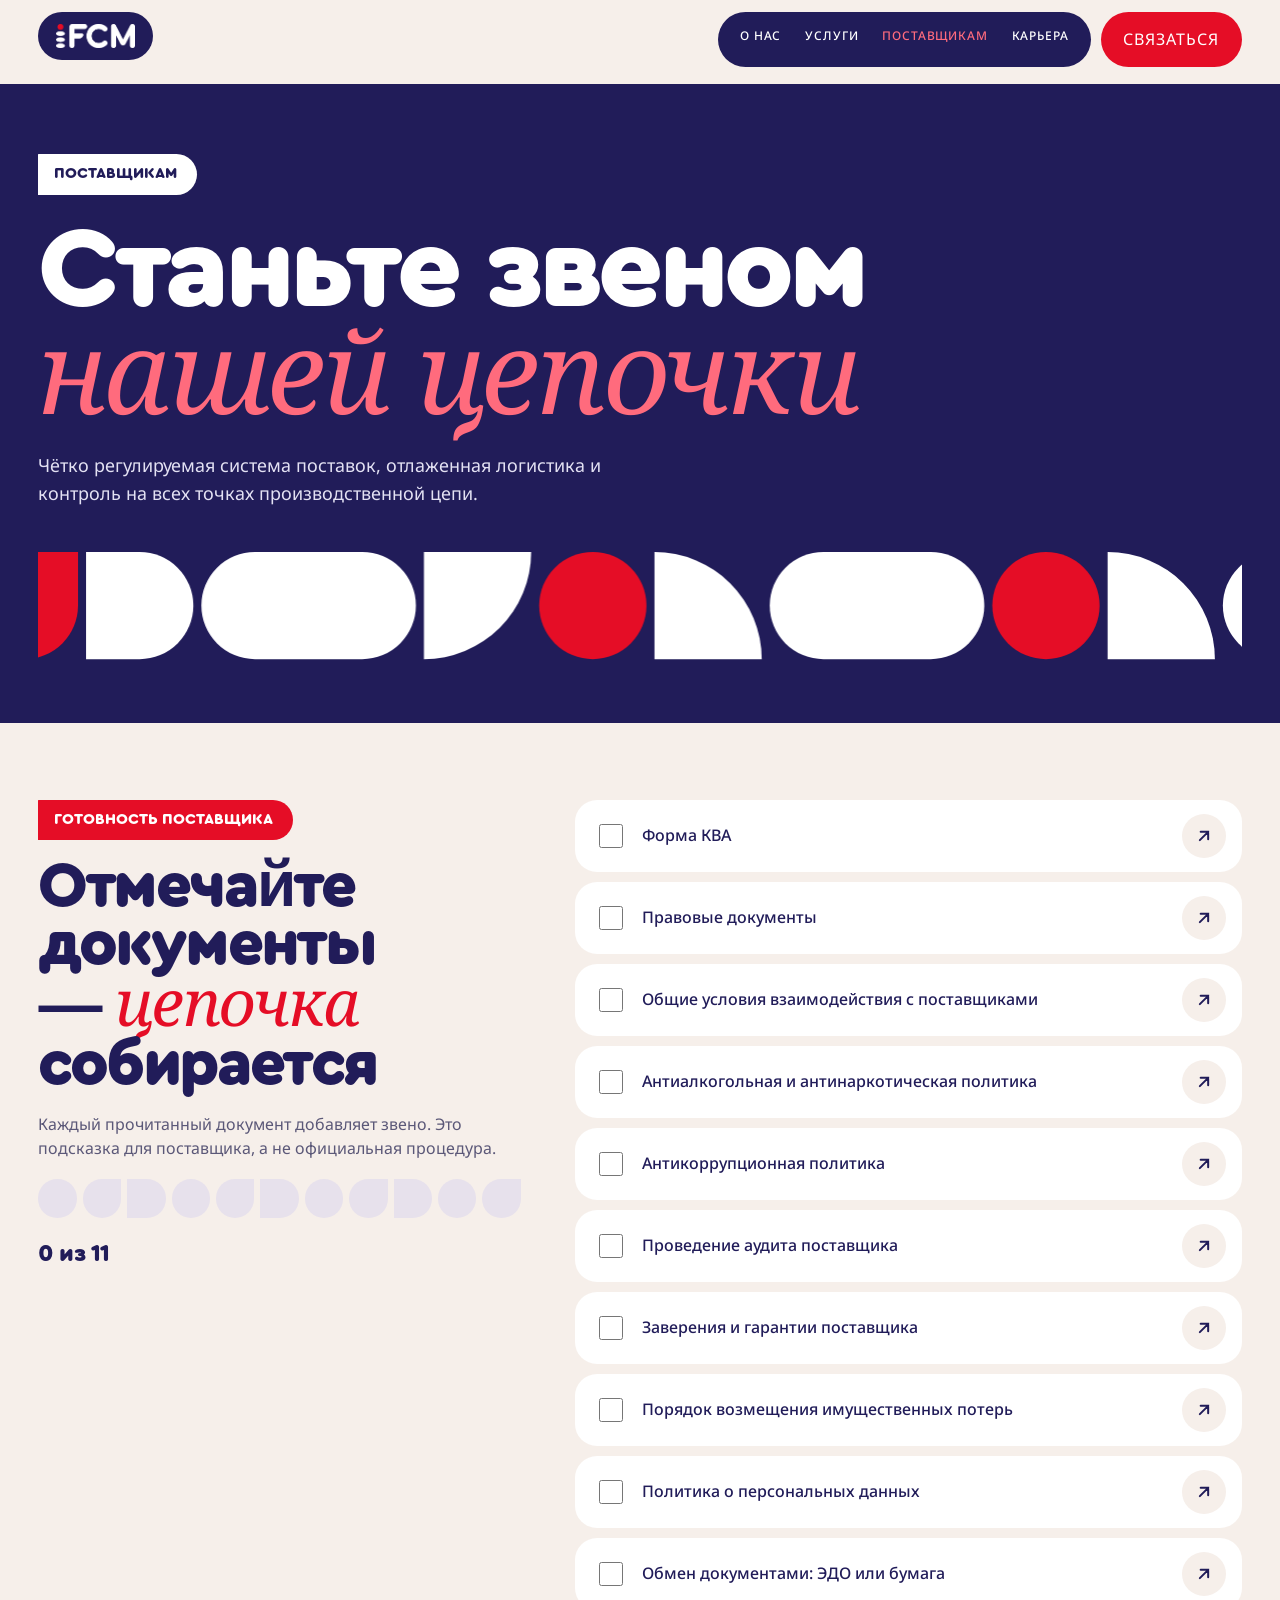
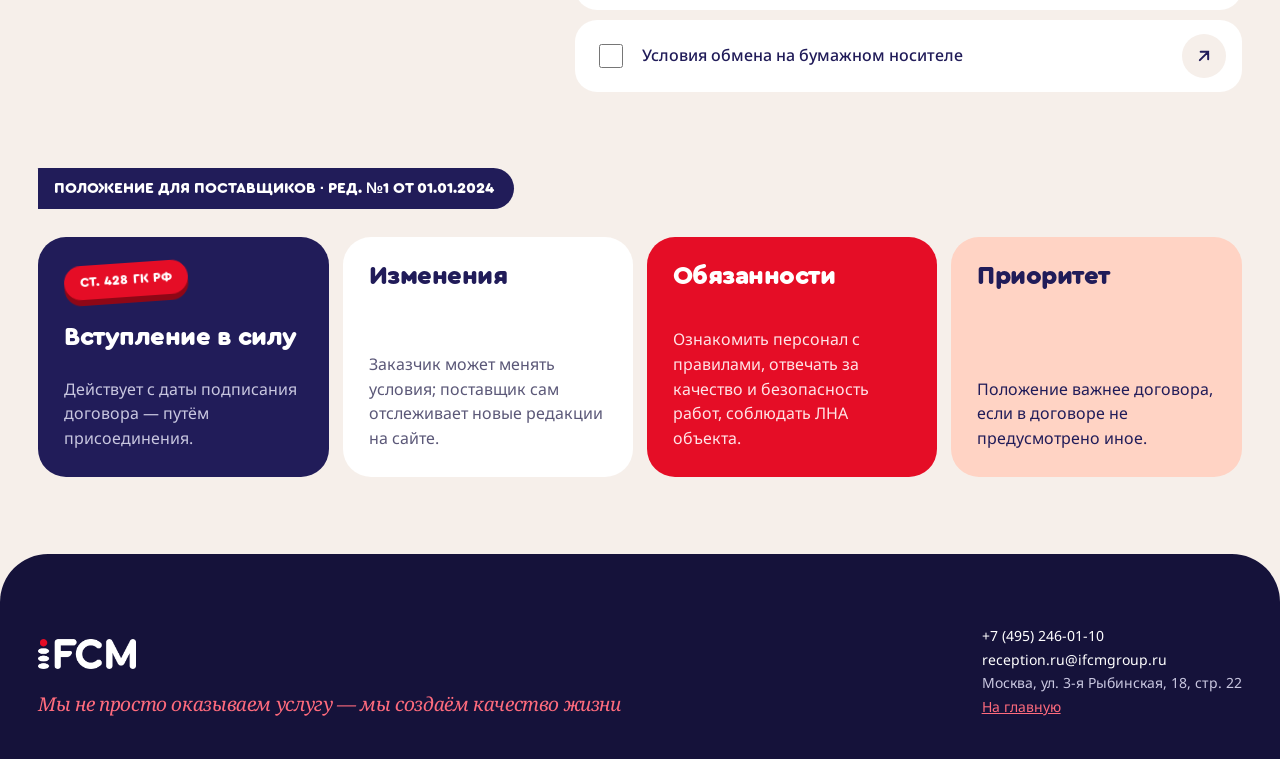
<file: suppliers.html>
<!doctype html>
<html lang="ru">
<head>
<meta charset="utf-8">
<meta name="viewport" content="width=device-width,initial-scale=1,viewport-fit=cover">
<link rel="icon" type="image/png" sizes="32x32" href="assets/icon-32.png">
<link rel="icon" type="image/png" sizes="192x192" href="assets/icon-192.png">
<link rel="apple-touch-icon" href="assets/icon-180.png">
<meta name="description" content="Положение для поставщиков iFCM GROUP и все документы.">
<title>Поставщикам — iFCM GROUP</title>
<link rel="preconnect" href="https://fonts.googleapis.com">
<link rel="stylesheet" href="https://fonts.googleapis.com/css2?family=Noto+Sans:wght@400;500;700&family=Noto+Serif:ital,wght@1,400&display=swap">
<style>
/* Layout: витрина 5 внутренних страниц «Города заботы»; у каждой своя фишка из референсов (Burrito Madre, Units, брендбук-цепочка, Partake, R-O) */
@font-face{font-family:'Cera Round Pro';src:url(assets/CeraRoundPro-Black.otf) format('opentype');font-weight:900;font-display:swap}
:root{
  color-scheme:light;
  --navy:#211C59; --ink:#15123A; --red:#E50D26; --red-soft:#FF6B7D; --peach:#FFD3C4;
  --paper:#F6EFEA; --white:#FFFFFF; --muted:#5B5878; --line:#E2DCE6; --lilac:#C9C7E0; --sky:#2A2563;
  --display:'Cera Round Pro','Nunito','Arial Rounded MT Bold',sans-serif;
  --body:'Noto Sans',Arial,sans-serif; --serif:'Noto Serif',Georgia,serif;
  --gut:clamp(16px,3vw,40px);
}
*{box-sizing:border-box}
html{scroll-behavior:smooth}
body{margin:0;background:var(--paper);color:var(--ink);font-family:var(--body);font-size:16px;line-height:1.55;overflow-x:clip}
a{color:inherit}
:focus-visible{outline:2px solid var(--red);outline-offset:3px;border-radius:6px}
h1,h2,h3{text-wrap:balance;margin:0}
.d{font-family:var(--display);font-weight:900;letter-spacing:-.04em}
.s{font-family:var(--serif);font-style:italic;font-weight:400;letter-spacing:-.02em}
.lbl{font-size:12px;font-weight:500;letter-spacing:.07em;text-transform:uppercase}
.w{padding-inline:var(--gut)}
.wrap{max-width:1360px;margin-inline:auto}
.stk{display:inline-flex;align-items:center;justify-content:center;font-family:var(--display);font-weight:900;text-transform:uppercase;letter-spacing:.01em;border-radius:999px;white-space:nowrap;box-shadow:0 6px 0 var(--sh,#0E0B2B);padding:.55em 1.2em}
.stk.red{background:var(--red);color:#fff;--sh:#8E0716}.stk.navy{background:var(--navy);color:#fff;--sh:#0B0826}
.stk.white{background:#fff;color:var(--navy);--sh:#C9C7E0}.stk.peach{background:var(--peach);color:var(--navy);--sh:#E8A48E}
.plate{display:inline-flex;font-family:var(--display);font-weight:900;text-transform:uppercase;font-size:clamp(13px,1.2vw,17px);background:var(--red);color:#fff;padding:.55em 1.3em .55em 1em;border-radius:1.4em 999px 999px 0;align-self:flex-start}
.plate.navy{background:var(--navy)}.plate.white{background:#fff;color:var(--navy)}
.btn{display:inline-flex;align-items:center;justify-content:center;gap:10px;min-height:54px;padding:0 28px;border-radius:999px;border:0;background:var(--red);color:#fff;font:inherit;font-weight:700;text-decoration:none;cursor:pointer}
.btn.navy{background:var(--navy)}.btn.white{background:#fff;color:var(--navy)}
.sec{padding-block:clamp(70px,9vw,130px)}

.bdot{display:inline-block;flex:none;width:.5em;height:.5em;border-radius:50% 0 50% 50%;background:var(--red);align-self:center}
.arw{display:inline-block;vertical-align:middle}
/* ---------- верхняя панель витрины ---------- */
.bar{position:sticky;top:env(safe-area-inset-top,0px);z-index:50;display:flex;align-items:center;gap:12px;padding:12px var(--gut);background:rgba(246,239,234,.94);backdrop-filter:blur(10px);-webkit-backdrop-filter:blur(10px);border-bottom:1px solid var(--line);flex-wrap:wrap}
.bar .logo{background:var(--navy);border-radius:999px;padding:10px 16px;display:flex}
.bar .logo img{height:22px;width:auto;display:block}
.tabs{display:flex;gap:6px;overflow-x:auto;scrollbar-width:none;flex:1 1 auto;min-width:0}
.tabs::-webkit-scrollbar{display:none}
.tabs button{flex:none;border:0;cursor:pointer;font:inherit;font-weight:700;font-size:14px;padding:12px 18px;border-radius:999px;background:transparent;color:var(--navy);min-height:44px}
.tabs button[aria-selected="true"]{background:var(--navy);color:#fff}
.tabs button .ref{display:block;white-space:nowrap;font-weight:400;font-size:11px;opacity:.7;letter-spacing:.02em}
.page[hidden]{display:none}

/* ============ 1. О НАС — огромные буквы на фото (Burrito Madre) ============ */
.a-hero{position:relative;min-height:min(92svh,860px);overflow:hidden;padding-block:60px 40px;display:flex;align-items:flex-end}
.a-hero .ph{position:absolute;right:0;top:0;bottom:0;width:min(56%,860px);background-size:cover;background-position:50% 30%}
.a-hero .ph::after{content:"";position:absolute;inset:0;background:linear-gradient(90deg,var(--paper) 0%,rgba(246,239,234,0) 22%)}
.a-hero h1{position:relative;font-size:clamp(76px,15.5vw,250px);line-height:.8;color:var(--red);letter-spacing:-.055em}
.a-hero h1 span{display:block;animation:slideIn 1s cubic-bezier(.2,.8,.1,1) both}
.a-hero h1 span:nth-child(2){animation-delay:.1s;padding-left:.6em}.a-hero h1 span:nth-child(3){animation-delay:.2s}
@keyframes slideIn{from{transform:translateX(-14%);opacity:0}}
.a-hero .side{position:absolute;right:var(--gut);top:40px;max-width:320px;background:#fff;border-radius:24px;padding:20px;z-index:2;font-size:15px;color:var(--muted)}
.a-hero .side b{display:block;color:var(--navy);font-family:var(--display);font-size:20px;margin-bottom:6px}
.inl{display:inline-block;vertical-align:middle;width:1.9em;height:.9em;border-radius:999px;background-size:cover;background-position:center;position:relative;top:-.06em}
.inl.drop{width:.95em;border-radius:50% 0 50% 50%}
.manifest{font-size:clamp(32px,4.8vw,78px);line-height:1.04;color:var(--navy);max-width:1250px}
.manifest em{font-family:var(--serif);font-weight:400;color:var(--red)}
.trio{display:grid;grid-template-columns:repeat(auto-fit,minmax(min(100%,280px),1fr));gap:14px;margin-top:56px}
.trio div{border-top:2px solid var(--navy);padding-top:18px;display:flex;flex-direction:column;gap:10px}
.trio b{font-family:var(--display);font-size:24px;color:var(--navy);letter-spacing:-.02em}
.trio p{margin:0;color:var(--muted)}
.mission{background:var(--navy);color:#fff;overflow:hidden}
.mis{display:flex;flex-wrap:wrap;gap:clamp(28px,5vw,80px);align-items:center;position:relative}
.mis-drop{flex:none;width:clamp(200px,28vw,380px);aspect-ratio:1;max-width:100%;background:var(--red);border-radius:50% 0 50% 50%;display:flex;align-items:center;justify-content:center}
.mis-drop span{color:#fff;font-size:clamp(34px,4.4vw,62px)}
.mission .mis p{flex:1 1 380px;margin:0;min-width:0}
.mis-shapes{position:absolute;right:0;top:-30px;display:flex;gap:10px}
.mis-shapes span{width:clamp(36px,4vw,64px);aspect-ratio:1;border-radius:50%;background:var(--red)}
.mis-shapes span:nth-child(2){background:transparent;border:1.5px solid rgba(255,255,255,.6)}
.mis-shapes span:nth-child(3){border-radius:50% 50% 0 50%}
.fillword-unused{font-size:clamp(90px,21vw,360px);line-height:.8;letter-spacing:-.06em;color:transparent;background-size:cover;background-position:center 30%;-webkit-background-clip:text;background-clip:text;-webkit-text-stroke:0}
.mission p{font-size:clamp(22px,2.6vw,40px);line-height:1.2;max-width:900px;margin:30px 0 0}
.mission p em{font-family:var(--serif);color:var(--red-soft)}
.vstack{display:flex;flex-direction:column;gap:22px}
.vcard{position:sticky;border-radius:40px;padding:clamp(28px,4vw,56px);min-height:min(440px,64svh);display:flex;flex-wrap:wrap;gap:24px;justify-content:space-between;align-items:flex-end;box-shadow:0 -24px 60px rgba(21,18,58,.14);overflow:hidden}
.vcard h3{font-family:var(--display);font-size:clamp(46px,7vw,110px);line-height:.88;letter-spacing:-.045em;flex:1 1 420px}
.vcard p{margin:0;flex:1 1 320px;max-width:460px;font-size:18px}
.vcard .stk{position:absolute;top:28px;right:28px;transform:rotate(6deg);font-size:14px}
.safety{display:flex;flex-wrap:wrap;gap:40px;align-items:center}
.zero{font-size:clamp(200px,32vw,520px);line-height:.75;color:var(--red);flex:0 0 auto}
.badge{position:relative;width:170px;height:170px;border-radius:50%;background:var(--navy);color:#fff;display:flex;align-items:center;justify-content:center;flex:none}
.badge svg{position:absolute;inset:0;animation:spin 18s linear infinite}
@keyframes spin{to{transform:rotate(360deg)}}
.docgrid{display:grid;grid-template-columns:repeat(auto-fill,minmax(min(100%,300px),1fr));gap:12px}
.docgrid a{min-height:150px;border-radius:24px;padding:22px;display:flex;flex-direction:column;justify-content:space-between;text-decoration:none;font-weight:700;color:#fff;transition:transform .3s}
.docgrid a:hover{transform:translateY(-6px) rotate(-1deg)}
.docgrid a span:first-child{display:flex;justify-content:space-between;font-family:var(--display);font-size:20px}

/* ============ 2. УСЛУГИ — цветные плитки-индекс + падающие наклейки (Units + Partake) ============ */
.s-head{padding-block:60px 30px;display:flex;flex-wrap:wrap;gap:24px;justify-content:space-between;align-items:flex-end}
.s-head h1{font-size:clamp(56px,10vw,170px);line-height:.84;color:var(--navy)}
.s-head h1 .s{color:var(--red)}
.s-ui{display:flex;flex-wrap:wrap;gap:14px;align-items:stretch}
.s-idx{flex:0 0 280px;display:flex;flex-direction:column;gap:12px}
.s-idx button{border:0;cursor:pointer;text-align:left;border-radius:22px;padding:18px 20px;min-height:120px;display:flex;flex-direction:column;justify-content:space-between;font:inherit;color:#fff;transition:transform .3s,box-shadow .3s}
.s-idx button .n{display:flex;justify-content:space-between;font-family:var(--display);font-weight:900;font-size:22px}
.s-idx button b{font-size:17px;line-height:1.2}
.s-idx button[aria-pressed="true"]{transform:translateX(10px);box-shadow:-10px 0 0 var(--ink)}
.ubands{margin-top:clamp(20px,3vw,40px)}
/* О нас — вариант 4: фото в капле, текст под экраном */
.a-hero{min-height:min(90svh,860px);padding-block:30px 10px;align-items:flex-end}
.a-hero .ph{top:30px;bottom:30px;right:var(--gut);width:min(50%,720px);border-radius:50% 0 50% 50%;background-position:50% 20%}
.a-hero .ph::after{display:none}
.a-hero h1{z-index:3;color:var(--navy);font-size:clamp(90px,17.5vw,290px);line-height:.8;letter-spacing:-.06em}
.a-hero h1 span:nth-child(2){padding-left:.5em}
.a-hero h1 span:nth-child(3){color:var(--red)}
.a-side{padding-block:clamp(30px,4vw,60px)}
.side2{display:grid;grid-template-columns:minmax(0,.7fr) minmax(0,2fr);gap:clamp(16px,4vw,60px);align-items:baseline;border-top:2px solid var(--navy);padding-top:24px;color:var(--ink);font-size:clamp(22px,2.4vw,34px);line-height:1.35}
.side2 b{font-family:var(--display);font-weight:900;color:var(--red);font-size:clamp(28px,3vw,44px);letter-spacing:-.02em}
.ub{position:relative;overflow:hidden;padding:clamp(44px,6vw,90px) var(--gut)}
.ub.dk{background:#1B1650;color:#fff}.ub.lt{background:#FFF4EE;color:var(--navy)}
.ub::before,.ub::after{content:"";position:absolute;pointer-events:none}
.ub::before{width:clamp(200px,28vw,420px);height:clamp(200px,28vw,420px);right:-6%;top:-18%;border-radius:50% 0 50% 50%;background:var(--red)}
.ub::after{width:clamp(110px,14vw,220px);height:clamp(110px,14vw,220px);left:-3%;bottom:-12%;border-radius:50%;background:#3A3480}
.ub.rev::before{right:auto;left:-6%;border-radius:0 50% 50% 50%}
.ub.rev::after{left:auto;right:-3%;background:var(--red);border-radius:999px 999px 0 0}
.ub-in{position:relative;z-index:1;max-width:1360px;margin:0 auto;display:grid;grid-template-columns:minmax(0,1.1fr) minmax(0,.9fr);gap:clamp(28px,5vw,80px);align-items:center}
.ub.rev .ub-pic{order:-1}
.ub-n{display:block;font-size:clamp(44px,5vw,72px);line-height:1;letter-spacing:-.03em;color:var(--red)}.ub.dk .ub-n{color:#FF5A6E}
.ub h2{font-size:clamp(40px,5.6vw,84px);line-height:.9;margin:12px 0 18px}
.ub h2 .s{font-size:.9em}.ub.dk h2 .s{color:var(--peach)}.ub.lt h2 .s{color:var(--red)}
.ub-l{font-size:17px;margin:0 0 22px;max-width:520px;opacity:.9}
.ub ul{list-style:none;margin:0 0 28px;padding:0;columns:2;column-gap:28px;max-width:600px}
.ub li{break-inside:avoid;position:relative;padding:9px 0 9px 22px;border-top:1px solid rgba(255,255,255,.18);font-size:15.5px}
.ub.lt li{border-color:rgba(33,28,89,.12)}
.ub li::before{content:"";position:absolute;left:0;top:17px;width:10px;height:10px;border-radius:50% 0 50% 50%;background:var(--red)}.ub.dk li::before{background:#FF5A6E}
.ub-cta{display:inline-flex;align-items:center;gap:10px;padding:15px 26px;border-radius:999px;font-weight:700;text-decoration:none;background:var(--red);color:#fff;box-shadow:0 5px 0 #8E0716}
.ub-pic{position:relative}
.ub-ph{width:100%;max-width:520px;margin-inline:auto;background-size:cover}
.ub-pic .stk{position:absolute;left:4%;bottom:8%;font-size:clamp(16px,1.7vw,24px);transform:rotate(-4deg)}
.ub.rev .ub-pic .stk{left:auto;right:4%;transform:rotate(4deg)}
@media (max-width:820px){.ub-in{grid-template-columns:1fr}.ub-pic,.ub.rev .ub-pic{order:-1}.ub-ph{max-width:340px}.ub ul{column-gap:16px}.ub li{font-size:14px;padding:8px 0 8px 18px}.ub li::before{width:8px;height:8px;top:15px}.ub h2{font-size:clamp(38px,11vw,60px)}}
@media (max-width:360px){.ub li{font-size:13px}}
/* О нас: карточка не на лице */
.a-hero .side{top:auto;bottom:36px;right:var(--gut);max-width:300px}
.s-stage{flex:1 1 640px;min-width:0;position:relative;border-radius:36px;overflow:hidden;min-height:620px;background:var(--ink)}
.s-stage .ph{position:absolute;inset:0;background-size:cover;background-position:center;transition:opacity .5s}
.s-stage .sh{position:absolute;inset:0;background:linear-gradient(180deg,rgba(21,18,58,.1) 30%,rgba(21,18,58,.9))}
.s-stage .tx{position:absolute;left:0;right:0;bottom:0;padding:clamp(22px,3vw,40px);color:#fff;display:flex;flex-direction:column;gap:14px}
.s-stage h2{font-size:clamp(34px,4.4vw,64px);line-height:.92}
.s-stage p{margin:0;max-width:560px;color:#E3E1F3}
.drops{position:absolute;inset:0 0 40% 0;pointer-events:none}
.drops .stk{position:absolute;font-size:clamp(12px,1.1vw,15px);animation:drop .7s cubic-bezier(.3,1.4,.5,1) both;pointer-events:auto;cursor:default;transition:transform .2s}
.drops .stk:hover{transform:rotate(0) scale(1.08) !important}
@keyframes drop{from{opacity:0;translate:0 -140px}}
.marq{overflow:hidden;padding-block:50px}
.marq div{display:flex;gap:44px;width:max-content;animation:mq 40s linear infinite;font-size:clamp(46px,7vw,110px);line-height:1;color:var(--navy)}
.marq .out{color:transparent;-webkit-text-stroke:2px var(--navy)}
@keyframes mq{to{transform:translateX(-50%)}}

/* ============ 3. ПОСТАВЩИКАМ — фирменная «цепочка» (брендбук) ============ */
.p-hero{background:var(--navy);color:#fff;padding-block:70px 60px;overflow:hidden}
.p-hero h1{font-size:clamp(52px,9vw,150px);line-height:.86}
.p-hero h1 .s{color:var(--red-soft)}
#chain{display:block;width:100%;height:clamp(70px,9vw,120px);margin-top:40px}
.chk-wrap{display:flex;flex-wrap:wrap;gap:clamp(24px,4vw,60px);align-items:flex-start}
.chk-l{flex:1 1 380px;position:sticky;top:90px;display:flex;flex-direction:column;gap:18px}
.chk-l h2{font-size:clamp(40px,5vw,76px);line-height:.9;color:var(--navy)}
.prog{display:flex;gap:6px;flex-wrap:wrap}
.prog i{width:clamp(26px,3vw,40px);height:clamp(26px,3vw,40px);background:#E7E1EC;transition:background .3s,border-radius .3s}
.prog i:nth-child(3n+1){border-radius:50%}.prog i:nth-child(3n+2){border-radius:50% 0 50% 50%}.prog i:nth-child(3n){border-radius:0 50% 50% 0}
.prog i.on{background:var(--red)}.prog i.on:nth-child(even){background:var(--navy)}
.chk-r{flex:1.4 1 520px;min-width:0;display:flex;flex-direction:column;gap:10px}
.doc{display:flex;align-items:center;gap:16px;background:#fff;border-radius:22px;padding:14px 16px 14px 20px;min-height:72px}
.doc input{width:24px;height:24px;accent-color:var(--red);flex:none}
.doc label{flex:1;font-weight:500;color:var(--navy);cursor:pointer}
.doc a{flex:none;width:44px;height:44px;border-radius:50%;background:var(--paper);display:flex;align-items:center;justify-content:center;color:var(--navy)}
.doc.done{background:var(--peach)}
.rules{display:grid;grid-template-columns:repeat(auto-fit,minmax(min(100%,250px),1fr));gap:14px}
.rule{border-radius:28px;padding:26px;min-height:240px;display:flex;flex-direction:column;justify-content:space-between;gap:16px}
.rule b{font-family:var(--display);font-size:26px;line-height:1;letter-spacing:-.02em}

/* ============ 4. КАРЬЕРА — коллаж и наклейки (Partake) ============ */
.c-hero{position:relative;padding-block:50px 80px;overflow:hidden}
.c-hero h1{font-size:clamp(60px,11vw,190px);line-height:.82;color:var(--navy);position:relative;z-index:3}
.c-hero h1 .s{color:var(--red)}
.collage{position:relative;height:clamp(420px,52vw,640px);margin-top:-60px}
.collage .ph{position:absolute;background-size:cover;background-position:center 25%}
.collage .p1{left:2%;top:12%;width:26%;height:78%;border-radius:999px 999px 30px 30px}
.collage .p2{left:31%;top:30%;width:22%;height:56%;border-radius:50% 0 50% 50%}
.collage .p3{left:56%;top:6%;width:24%;height:62%;border-radius:30px}
.collage .p4{left:82%;top:40%;width:17%;height:50%;border-radius:0 999px 999px 0}
.collage .stk{position:absolute;z-index:4;font-size:clamp(13px,1.5vw,22px);animation:pop .6s cubic-bezier(.3,1.5,.5,1) both;transition:transform .2s}
.collage .stk:hover{transform:rotate(0) scale(1.1) !important}
@keyframes pop{from{opacity:0;transform:scale(.3) rotate(-30deg)}}
.stk-row{display:none}
.prof{display:flex;flex-wrap:wrap;gap:10px}
.prof button{border:2px solid var(--navy);background:transparent;color:var(--navy);border-radius:999px;padding:12px 20px;font:inherit;font-weight:700;cursor:pointer;min-height:48px}
.prof button[aria-pressed="true"]{background:var(--navy);color:#fff}
.qs{display:grid;grid-template-columns:repeat(auto-fit,minmax(min(100%,300px),1fr));gap:18px}
.q{border-radius:32px;padding:30px;display:flex;flex-direction:column;gap:18px;transition:transform .35s}
.q:nth-child(1){transform:rotate(-1.5deg)}.q:nth-child(2){transform:rotate(1deg) translateY(30px)}.q:nth-child(3){transform:rotate(-.5deg)}
.q:hover{transform:rotate(0) translateY(-6px)}
.q blockquote{margin:0;font-family:var(--serif);font-style:italic;font-size:clamp(19px,1.6vw,23px);line-height:1.4}
.perks{display:grid;grid-template-columns:repeat(auto-fit,minmax(min(100%,240px),1fr));gap:14px}
.perk{background:#fff;border-radius:28px;padding:26px;display:flex;flex-direction:column;gap:10px;position:relative;overflow:hidden}
.perk .sh{position:absolute;right:-20px;top:-20px;width:90px;height:90px;opacity:.95}
.perk b{font-family:var(--display);font-size:24px;color:var(--navy);letter-spacing:-.02em;position:relative;max-width:75%}
.perk p{margin:0;color:var(--muted);position:relative}

/* ============ 5. КОНТАКТЫ — 3D-квартал с офисом (R-O) + форма-плашки (Units) ============ */
.k-hero{position:relative;height:min(84svh,760px);min-height:520px;overflow:hidden;color:#fff;touch-action:pan-y}
#mini{position:absolute;inset:0;width:100%;height:100%;display:block;cursor:grab}
.k-hero .in{position:relative;height:100%;display:flex;flex-direction:column;justify-content:flex-end;padding-block:30px 44px;pointer-events:none}
.k-hero h1{font-size:clamp(60px,9.5vw,150px);line-height:.82;text-shadow:0 6px 40px rgba(21,18,58,.35)}
.pin{position:absolute;z-index:3;transform:translate(-50%,-100%);pointer-events:none}
.pin .stk{font-size:13px}
.k-row{display:flex;flex-wrap:wrap;gap:12px;margin-top:24px;position:relative;z-index:4}
.k-red{flex:1 1 360px;background:var(--red);color:#fff;border-radius:999px;display:flex;align-items:center;justify-content:center;min-height:96px;font-size:clamp(22px,2.4vw,34px);padding:0 28px;text-align:center}
.k-form{flex:2 1 460px;min-width:0;background:var(--peach);border-radius:999px;display:flex;align-items:center;gap:10px;padding:8px 8px 8px 28px;min-height:96px}
.k-form input{flex:1;min-width:0;border:0;background:transparent;font:inherit;font-size:20px;color:var(--ink);min-height:60px}
.k-form input::placeholder{color:#8E6A5E}
.k-form button{flex:none;width:80px;height:80px;border-radius:24px;border:0;background:var(--ink);color:#fff;cursor:pointer;display:flex;align-items:center;justify-content:center}
.topics{display:flex;flex-wrap:wrap;gap:10px;margin-top:18px}
.topics button{border:0;border-radius:999px;padding:12px 18px;font:inherit;font-weight:700;cursor:pointer;background:#fff;color:var(--navy);min-height:46px}
.topics button[aria-pressed="true"]{background:var(--navy);color:#fff}
.drag-hint{display:inline-flex;align-items:center;justify-content:center;width:52px;height:52px;margin-bottom:16px;background:rgba(21,18,58,.55);border-radius:50%;animation:sway 2.4s ease-in-out infinite;transition:opacity .5s}
.drag-hint.off{opacity:0}
@keyframes sway{0%,100%{transform:translateX(0)}50%{transform:translateX(8px)}}
@media (min-width:900px){.k-hero{height:min(84svh,780px)}.k-hero .in{padding-block:30px 70px}}
.k-grid{display:flex;flex-wrap:wrap;gap:16px;margin-top:-40px;position:relative;z-index:4;align-items:flex-start}
.k-quick{flex:1 1 320px;min-width:0;display:flex;flex-direction:column;gap:12px;padding-top:56px}
.k-btn{display:flex;flex-direction:column;gap:6px;border-radius:28px;padding:22px 24px;text-decoration:none;box-shadow:0 10px 30px rgba(21,18,58,.08)}
.k-btn b{font-size:clamp(22px,2.4vw,30px);line-height:1.1}
.k-card{flex:1.6 1 440px;min-width:0;background:#fff;border-radius:36px;padding:clamp(22px,3vw,40px);display:flex;flex-direction:column;gap:18px;box-shadow:0 20px 60px rgba(21,18,58,.12)}
.k-card h2{font-size:clamp(30px,3.4vw,48px);line-height:1;color:var(--navy)}
.k-card .topics{margin:0}
.k-card .topics button{background:var(--paper)}
.k-card .topics button[aria-pressed="true"]{background:var(--navy);color:#fff}
.k-fields{display:grid;grid-template-columns:repeat(2,minmax(0,1fr));gap:14px}
.k-fields label{display:flex;flex-direction:column;gap:6px;font-weight:500;font-size:14px;color:var(--navy);min-width:0}
.k-fields .full{grid-column:1/-1}
.k-fields input,.k-fields textarea{font:inherit;font-size:16px;min-height:54px;padding:12px 16px;border-radius:16px;border:1.5px solid #DCD6E4;background:#fff;color:var(--ink);width:100%}
.k-fields textarea{min-height:110px;resize:vertical}
.k-chk{display:flex;gap:10px;align-items:flex-start;font-size:14px;color:var(--muted)}
.k-chk input{width:20px;height:20px;flex:none;accent-color:var(--red)}
@media (max-width:600px){.k-fields{grid-template-columns:minmax(0,1fr)}.k-grid{margin-top:0}.k-quick{padding-top:24px}}
.kinfo{display:grid;grid-template-columns:repeat(auto-fit,minmax(min(100%,260px),1fr));gap:14px}
.kinfo>div{border-radius:28px;padding:26px;min-height:180px;display:flex;flex-direction:column;justify-content:space-between;gap:12px}
.ok{min-height:22px;color:var(--red);margin-top:10px;font-size:15px}

/* подвал витрины */
.foot{background:var(--ink);color:#fff;border-radius:48px 48px 0 0;padding-block:70px 40px;margin-top:80px}
.foot .row{display:flex;flex-wrap:wrap;gap:30px;justify-content:space-between;align-items:flex-end}

@media (max-width:600px){.tabs button .ref{display:none}.tabs button{padding:10px 14px}}
@media (max-width:900px){
  .s-idx{flex:1 1 100%;flex-direction:row;overflow-x:auto}
  .s-idx button{flex:0 0 200px;min-height:110px}
  .s-idx button[aria-pressed="true"]{transform:translateY(-6px);box-shadow:0 6px 0 var(--ink)}
  .s-stage{min-height:0;display:flex;flex-direction:column}
  .s-stage .sh{background:rgba(21,18,58,.72)}
  .drops{position:relative;inset:auto;display:flex;flex-wrap:wrap;gap:12px;padding:22px 20px 6px}
  .drops .stk{position:static;transform:none !important}
  .s-stage .tx{position:relative}
  .mis-shapes{display:none}
  .chk-l{position:static}
  .collage{height:clamp(500px,124vw,780px);margin-top:16px;margin-bottom:clamp(-110px,-15vw,-70px)}
  .collage .p1{left:0;top:5%;width:47%;height:60%}.collage .p2{left:51%;top:5%;width:49%;height:30%;background-position:center 15%}
  .collage .p3{left:51%;top:42%;width:49%;height:36%;background-position:center 20%}.collage .p4{display:none}
  .q:nth-child(2){transform:none}
  .collage .stk{font-size:clamp(12px,3.4vw,18px)}
  .collage .stk:nth-of-type(1){left:2% !important;top:1% !important;transform:rotate(-6deg) !important}
  .collage .stk:nth-of-type(2){left:60% !important;top:1.5% !important;transform:rotate(6deg) !important}
  .collage .stk:nth-of-type(5){left:56% !important;top:36.5% !important;transform:rotate(-5deg) !important}
  .collage .stk:nth-of-type(4){left:5% !important;top:61% !important;transform:rotate(4deg) !important}
  .collage .stk:nth-of-type(3){left:46% !important;top:74% !important;transform:rotate(-3deg) !important}
}
/* О нас: раскладка «как на компьютере» до 560px */
@media (max-width:900px) and (min-width:561px){
  .a-hero{min-height:min(80svh,640px);padding-block:40px 30px}
  .a-hero .ph{width:52%}
  .a-hero h1{font-size:clamp(70px,15vw,130px)}
}
@media (max-width:560px){
  .a-hero{flex-direction:column;align-items:stretch;min-height:0;padding-block:0 30px;gap:22px}
  .a-hero .ph{position:relative;width:auto;height:min(64vw,360px);margin-inline:calc(-1*var(--gut));order:0}
  .a-hero .ph::after{display:none}
  .a-hero h1{order:1;font-size:clamp(64px,19vw,120px)}
  .a-hero .side{position:relative;right:auto;top:auto;bottom:auto;order:2;max-width:none}
}
@media (max-width:560px){.a-hero .ph{top:auto;bottom:auto;right:auto;width:auto;border-radius:0 0 50% 50%;height:min(90vw,380px)}.side2{grid-template-columns:1fr;gap:10px;font-size:21px}}
@media (prefers-reduced-motion:reduce){*{animation:none !important;transition:none !important}}
.k-office{display:none}
.dh-b i{display:none}
@media (min-width:900px){.k-hero .in .wrap{height:100%;display:flex;flex-direction:column;justify-content:space-between;padding-top:44px}
.k-office{display:flex;flex-direction:column;align-items:flex-start;gap:10px;max-width:470px;pointer-events:auto;background:rgba(21,18,58,.42);border:1.5px solid rgba(255,255,255,.22);backdrop-filter:blur(10px);-webkit-backdrop-filter:blur(10px);border-radius:30px;padding:24px 26px 26px}
.k-office .lbl{color:var(--lilac,#C9C7E0)}.k-office b{font-size:26px;line-height:1.15;color:#fff}.k-office .k-bc{color:var(--lilac,#C9C7E0);margin-bottom:8px}
.k-info-sec{display:none}
.dh-b{position:absolute;right:max(40px,calc((100vw - 1360px)/2 + 40px));bottom:150px;margin:0;width:auto;height:auto;padding:12px 18px 12px 14px;gap:10px;border-radius:999px;background:rgba(21,18,58,.6);color:#fff;z-index:3}
.dh-b i{display:inline;font-style:normal;font-weight:700;font-size:14px}}
@media (max-width:899px){.dh-b{position:absolute;right:16px;top:16px;margin:0}}
@media (min-width:900px) and (max-width:1200px){.k-office{max-width:400px;padding:20px 22px 22px}.k-office b{font-size:21px}}

/* Контакты v3 */
.k2{gap:6px;max-width:520px;background:linear-gradient(160deg,rgba(33,28,89,.94),rgba(27,22,80,.8))!important;border:1px solid rgba(255,255,255,.14)!important;box-shadow:0 30px 80px rgba(10,8,40,.45);backdrop-filter:none!important;-webkit-backdrop-filter:none!important;border-radius:32px!important;padding:30px 32px!important;color:#fff}
.k2 a,.k-mob a{color:#fff;text-decoration:none}
.k2-tag{display:inline-flex;align-items:center;gap:10px;font-size:12px;letter-spacing:.12em;text-transform:uppercase;color:#C9C7E0;margin-bottom:10px}.k2-tag i{width:9px;height:9px;border-radius:50%;background:var(--red);box-shadow:0 0 0 4px rgba(229,13,38,.3),0 0 18px 4px rgba(229,13,38,.6)}
.k2-phone b{display:block;font-size:40px;line-height:1.05}
.k2-mail{font-size:20px;font-weight:700;opacity:.95;margin-bottom:10px;word-break:break-word}
.k2-addr{display:flex;flex-direction:column;align-items:flex-start;gap:12px;padding-top:14px;border-top:1px solid rgba(255,255,255,.22);width:100%;color:#E6E1F2;font-size:15px;line-height:1.45}
.k2-addr .btn.white{color:var(--navy)}
.k2-btns{display:flex;gap:10px;flex-wrap:wrap}.k2-btns .ghost{border:1.5px solid rgba(255,255,255,.45);border-radius:999px;padding:13px 20px;font-weight:700;font-size:15px}.k2-btns .ghost:hover{background:#fff;color:var(--navy)}
@media (min-width:900px){.k-hero{height:auto!important;min-height:min(84svh,780px)}.k-hero .in{height:auto!important;min-height:inherit}.k-hero .in .wrap{gap:44px;padding-bottom:40px}}
.dh-b{width:60px!important;height:60px!important;padding:0!important;justify-content:center}
.k-grid{display:block!important;margin-top:-40px}
.k-card{display:grid!important;grid-template-columns:minmax(0,.85fr) minmax(0,1.15fr);gap:56px;padding:clamp(28px,4vw,56px)!important;position:relative;z-index:4}
.k-left{display:flex;flex-direction:column;gap:18px}.k-left h2{font-size:clamp(34px,4vw,60px)!important}
.k-plate{font-size:14px;align-self:flex-start}
.k-sub{margin:0;color:var(--muted);font-size:17px;line-height:1.5;max-width:420px}
.k-left .topics{flex-direction:column;align-items:flex-start}
.k-left .topics button{font-size:17px;padding:14px 22px}
.k-right{display:flex;flex-direction:column;gap:18px}
.k-h2{font-size:clamp(34px,4vw,60px);color:var(--navy);margin:0 0 28px}
.k-mapbox{position:relative;height:clamp(300px,40vw,480px);border-radius:36px;overflow:hidden;background:#EDE6F0;box-shadow:0 20px 60px rgba(21,18,58,.1)}
.k-mapbox iframe{position:absolute;inset:0;width:100%;height:100%;border:0}
.k-mob,.k-sticky{display:none}
@media (max-width:899px){.k-grid{margin-top:0}.k-card{grid-template-columns:minmax(0,1fr);gap:28px;margin-top:16px}.k-left .topics{flex-direction:row}
.k-mob{display:flex;flex-direction:column;gap:6px;background:var(--navy);color:#fff;border-radius:30px;padding:24px;margin-top:-30px;position:relative;z-index:4;box-shadow:0 20px 50px rgba(21,18,58,.25)}.k-mob .k2-phone b{font-size:32px}}
@media (max-width:700px){.k-sticky{display:flex;position:fixed;left:12px;right:12px;bottom:calc(12px + env(safe-area-inset-bottom));z-index:50;gap:8px;opacity:0;transform:translateY(20px);pointer-events:none;transition:opacity .3s,transform .3s}.k-sticky.on{opacity:1;transform:none;pointer-events:auto}.k-sticky a{flex:1;text-align:center;color:#fff;text-decoration:none;font-weight:700;border-radius:999px;padding:16px;box-shadow:0 10px 30px rgba(21,18,58,.3)}}

/* Карьера: вакансии */
.vq-head{display:flex;flex-wrap:wrap;align-items:flex-end;justify-content:space-between;gap:16px 40px;margin-bottom:44px;scroll-margin-top:100px}
.vq-h{margin:0;font-size:clamp(44px,6vw,92px);line-height:.92;color:var(--navy)}.vq-h .s{color:var(--red);font-weight:400}
.vq-sub{margin:0;max-width:380px;color:var(--muted);font-size:17px;line-height:1.5}
a.vq{text-decoration:none;padding:12px;gap:0;overflow:hidden}
a.vq:hover{transform:rotate(0) translateY(-6px)!important;box-shadow:0 24px 50px rgba(21,18,58,.2)}
a.vq:hover .vq-ph{background-size:112%}
.vq-ph{position:relative;display:block;aspect-ratio:4/3;border-radius:24px;background-size:104%;background-position:center;transition:background-size .5s}
.vq-pill{position:absolute;left:16px;bottom:-18px;font-size:clamp(18px,1.6vw,22px)}
.vq-bd{display:flex;flex-direction:column;gap:6px;padding:34px 18px 18px}
.vq-from{font-size:13px;letter-spacing:.1em;text-transform:uppercase;font-weight:700}
.vq-sal{font-size:clamp(34px,3.2vw,50px);line-height:1}
.vq-hook{font-family:var(--serif);font-style:italic;font-size:18px;line-height:1.4;margin-top:6px;opacity:.9}
.vq-go{display:inline-flex;align-items:center;gap:8px;font-weight:700;font-size:16px;margin-top:14px}
.vq-all{margin:70px auto 0;max-width:640px;display:flex;align-items:center;justify-content:space-between;gap:20px;background:var(--navy);color:#fff;text-decoration:none;border-radius:999px;padding:14px 14px 14px 36px;transition:background .25s}
.vq-all:hover{background:var(--red)}
.vq-all b{font-size:clamp(20px,2vw,28px)}
.vq-all i{flex:none;width:64px;height:64px;border-radius:50%;background:var(--red);display:flex;align-items:center;justify-content:center;transition:background .25s}.vq-all:hover i{background:var(--navy)}
@media (max-width:700px){.vq-all{margin-top:40px;padding-left:24px}.vq-all i{width:52px;height:52px}}

/* Отрасли, переключатель услуг, вопросы, слоган */
.seg-tabs{display:flex;flex-wrap:wrap;gap:14px 12px;padding-block:6px 10px}
.seg-tabs .stk{border:0;cursor:pointer;font-size:clamp(14px,1.4vw,18px);transition:transform .2s,opacity .2s;opacity:.55}
.seg-tabs .stk:nth-child(odd){transform:rotate(-2deg)}.seg-tabs .stk:nth-child(even){transform:rotate(2deg)}
.seg-tabs .stk[aria-pressed=true]{opacity:1;transform:rotate(0) scale(1.06)}
.seg-b[hidden]{display:none}
.todo{display:inline-block;border:1.5px dashed #C9A9B6;color:#8C6A79;background:#fff;border-radius:10px;padding:3px 9px;font-size:13px;font-weight:500}
.cz{position:relative;z-index:1;max-width:1360px;margin:clamp(30px,4vw,56px) auto 0;display:grid;grid-template-columns:auto minmax(0,1fr);gap:clamp(20px,3vw,48px);align-items:center;border-radius:36px;padding:clamp(24px,3vw,40px) clamp(24px,4vw,56px);background:#fff;color:var(--navy)}
.ub.lt .cz{background:var(--navy);color:#fff}
.cz-n{font-size:clamp(64px,8vw,128px);line-height:.85;color:var(--red);white-space:nowrap;letter-spacing:-.02em}
.ub.lt .cz-n{color:#FF5A6E}
.cz-t{display:flex;flex-direction:column;gap:8px;align-items:flex-start}
.cz-tag{font-size:12.5px;letter-spacing:.1em;text-transform:uppercase;font-weight:700;opacity:.6}
.cz-t b{font-size:clamp(20px,2vw,28px);line-height:1.15;max-width:620px}
.cz-t p{margin:0;opacity:.7;font-size:15.5px;max-width:560px;line-height:1.45}
.ind-facts{display:flex;gap:clamp(24px,5vw,72px);flex-wrap:wrap;padding-block:4px 22px}
.ind-facts div{display:flex;flex-direction:column;gap:2px}.ind-facts b{font-size:clamp(34px,3.6vw,52px);line-height:1;color:var(--red)}.ind-facts span{color:var(--muted);font-size:15px}
@media (max-width:700px){.cz{grid-template-columns:minmax(0,1fr);gap:10px}}
.vsw{display:flex;gap:8px;padding-top:34px}
.vsw a{font-family:var(--display);font-weight:900;text-transform:uppercase;font-size:15px;letter-spacing:.01em;text-decoration:none;color:var(--navy);background:#fff;border-radius:999px;padding:13px 22px;box-shadow:0 5px 0 #D9CFE0;transition:transform .15s}
.vsw a:hover{transform:translateY(-2px)}.vsw a.on{background:var(--navy);color:#fff;box-shadow:0 5px 0 #0B0826}
.vsw+.s-head{padding-top:28px}
.sv-more{max-width:980px;margin:0 auto;padding:clamp(40px,6vw,90px) var(--gut);display:grid;grid-template-columns:minmax(0,1fr);gap:16px;align-items:start}
.sv-ind{background:var(--navy);color:#fff;border-radius:40px;padding:clamp(28px,4vw,48px);display:flex;flex-direction:column;gap:16px;position:relative;overflow:hidden}
.sv-ind::after{content:"";position:absolute;right:-50px;bottom:-70px;width:190px;height:190px;border-radius:50% 0 50% 50%;background:var(--red)}
.sv-ind .lbl{color:#C9C7E0}.sv-ind h2{margin:0;font-size:clamp(34px,3.6vw,54px);line-height:1}.sv-ind h2 .s{display:block}
.sv-chips{display:flex;flex-wrap:wrap;gap:14px 10px;position:relative;z-index:1;max-width:460px}.sv-chips .stk{font-size:14px;padding:10px 16px;text-decoration:none}.sv-chips .stk:nth-child(odd){transform:rotate(-2deg)}.sv-chips .stk:nth-child(even){transform:rotate(2deg)}
.sv-faq{display:grid;gap:10px}.sv-faq h2{margin:0 0 8px;font-size:clamp(34px,3.6vw,54px);color:var(--navy)}
.sv-faq details{background:#fff;border-radius:24px;padding:18px 22px}.sv-faq summary{cursor:pointer;font-weight:700;color:var(--navy);list-style:none;display:flex;justify-content:space-between;gap:12px;font-size:17px}
.sv-faq summary::after{content:"+";font:900 22px/1 var(--display);color:var(--red)}.sv-faq details[open] summary::after{content:"–"}.sv-faq p{margin:10px 0 0;color:var(--muted);font-size:15.5px;line-height:1.5}
@media (max-width:860px){.sv-more{grid-template-columns:minmax(0,1fr)}}
.slg{padding-block:clamp(50px,7vw,110px) 10px}.slg p{margin:0;font-size:clamp(40px,6vw,96px);line-height:1;color:var(--navy);max-width:1200px;letter-spacing:-.01em}.slg p em{font-family:var(--serif);font-style:italic;font-weight:400;color:var(--red)}
.tabs .tab-hid{display:none!important}
.seg-tabs a.stk{opacity:1;text-decoration:none}.seg-b{scroll-margin-top:90px}

.ub{scroll-margin-top:80px}
/* Карьера: доверие и шаги */
.cr-trust,.cr-steps{display:flex;flex-direction:column;gap:22px}
.cr-trust h2,.cr-steps h2{margin:0;font-size:clamp(34px,4vw,60px);color:var(--navy);line-height:1}.cr-trust h2 .s,.cr-steps h2 .s{color:var(--red)}
.cr-facts{display:grid;grid-template-columns:repeat(4,minmax(0,1fr));gap:14px}
.cr-facts>div{background:var(--navy);color:#fff;border-radius:28px;padding:26px;display:flex;flex-direction:column;gap:8px}
.cr-facts>div:nth-child(2){background:var(--red)}.cr-facts>div:nth-child(3){background:#fff;color:var(--navy)}.cr-facts>div:nth-child(4){background:var(--peach);color:var(--navy)}
.cr-facts b{font-size:clamp(40px,4.4vw,64px);line-height:1}.cr-facts span{font-size:15.5px;line-height:1.4;opacity:.9}
.cr-steps ol{list-style:none;margin:0;padding:0;display:grid;grid-template-columns:repeat(3,minmax(0,1fr));gap:14px;counter-reset:st}
.cr-steps li{background:#fff;border-radius:28px;padding:26px 26px 28px;display:flex;flex-direction:column;gap:8px;counter-increment:st}
.cr-steps li::before{content:counter(st);font-family:var(--display);font-weight:900;font-size:22px;width:46px;height:46px;border-radius:50% 0 50% 50%;background:var(--red);color:#fff;display:grid;place-items:center;margin-bottom:6px}
.cr-steps li b{font-family:var(--display);font-size:24px;color:var(--navy)}.cr-steps li span{color:var(--muted);line-height:1.45}
@media (max-width:900px){.cr-facts{grid-template-columns:repeat(2,minmax(0,1fr))}.cr-steps ol{grid-template-columns:minmax(0,1fr)}}
.lang-sw{margin-left:auto;flex:none;background:#fff;color:var(--navy);border-radius:999px;padding:11px 16px;font-weight:700;font-size:14px;text-decoration:none}.lang-sw:hover{background:var(--peach)}@media (max-width:700px){.bar .logo{order:0}.lang-sw{order:1}.bar .tabs{order:2}.k-hero h1{color:var(--navy);text-shadow:none}}
.bar[hidden]{display:none!important}main,body>section:first-of-type{scroll-margin-top:90px}body{padding-top:84px}
.ub h2.pr-h2{font-size:clamp(34px,4.3vw,66px)}@media (max-width:700px){.ub h2.pr-h2{font-size:clamp(30px,8.6vw,46px)}}
</style>

<script src="assets/config.js"></script>
<link rel="stylesheet" href="assets/nav.css">
</head>
<body>
<div id="siteHeader"></div>
<header class="bar" hidden>
  <a class="logo" href="index.html" aria-label="iFCM — на главную"><img src="assets/logo-white.png" alt="iFCM"></a>
  <nav class="tabs" role="tablist" aria-label="Разделы сайта">
    <button role="tab" data-p="about" aria-selected="false">О нас</button>
    <button role="tab" data-p="services" aria-selected="false">Услуги</button>
    <button role="tab" data-p="industries" aria-selected="false" class="tab-hid">Отрасли</button>
    <button role="tab" data-p="suppliers" aria-selected="true">Поставщикам</button>
    <button role="tab" data-p="career" aria-selected="false">Карьера</button>
    <button role="tab" data-p="contacts" aria-selected="false">Контакты</button>
  </nav>
</header>

<main>
<!-- ======================= 1. О НАС ======================= -->
<section class="page" id="about" role="tabpanel" hidden>
  <div class="a-hero w">
    <div class="ph" role="img" aria-label="Команда iFCM на объекте" style="background-image:url(img/team.jpg);background-position:50% 62%"></div>
    <h1 class="d"><span>С 1993</span><span>года</span><span>рядом.</span></h1>
  </div>
  <div class="a-side w"><div class="wrap"><div class="side2"><b>iFCM GROUP</b>С 1993 года мы рядом с теми, кто работает. За это время у нас сложились высокие стандарты, сильная команда из 8 000 человек и опыт, которому доверяют крупнейшие компании страны.</div></div></div>

  <div class="w slg"><div class="wrap"><p class="d">Мы не просто <span>оказываем услугу</span> — мы&nbsp;создаём <em>качество жизни</em></p></div></div>

  <div class="sec w"><div class="wrap">
    <span class="plate" style="margin-bottom:34px">Кто мы?</span>
    <p class="manifest d">Каждый день мы <em>кормим</em> и окружаем <em>вниманием</em> 110 000 человек — в офисах, на заводах, на вахте и в школах.</p>
    <div class="trio">
      <div><b>Что делаем?</b><p>Готовим, убираем, чиним и следим, чтобы людям на работе было хорошо.</p></div>
      <div><b>Как делаем?</b><p>Безопасно, честно и с душой — так, как сделали бы для себя.</p></div>
      <div><b>Зачем делаем?</b><p>Чтобы клиенты были спокойны, сотрудники — уверены в завтрашнем дне, а партнёры — в нас.</p></div>
    </div>
  </div></div>

  <div class="mission sec w"><div class="wrap mis">
    <div class="mis-shapes" aria-hidden="true"><span></span><span></span><span></span></div>
    <div class="mis-drop"><span class="d">Миссия</span></div>
    <p>Дать возможность каждому человеку почувствовать на рабочем месте <em>комфорт, безопасность</em> и безупречный сервис, улучшающий качество его жизни.</p>
  </div></div>

  <div class="sec w"><div class="wrap">
    <span class="plate navy" style="margin-bottom:34px">Ценности бренда</span>
    <div class="vstack">
      <div class="vcard" style="top:90px;background:#fff;color:var(--navy)"><span class="stk red">01</span><h3>Человек</h3><p style="color:var(--muted)">Люди — главная ценность и залог успеха компании. Человек и ежедневная забота о качестве его жизни — основа всего, что мы делаем.</p></div>
      <div class="vcard" style="top:120px;background:var(--navy);color:#fff"><span class="stk white">02</span><h3>Безопасность</h3><p style="color:var(--lilac)">Фундамент любого процесса iFCM. Никаких компромиссов, когда дело касается жизни и здоровья клиентов и сотрудников.</p></div>
      <div class="vcard" style="top:150px;background:var(--red);color:#fff"><span class="stk navy">03</span><h3>Предприни&shy;мательский дух</h3><p style="color:#FFE3E6">Свобода развивать собственные идеи и ответственность за результат — базовые принципы каждого сотрудника.</p></div>
      <div class="vcard" style="top:180px;background:var(--peach);color:var(--navy)"><span class="stk red">04</span><h3>Партнёрство</h3><p>В основе — доверие и честность. Слушаем потребности клиентов и добросовестно исполняем обязательства.</p></div>
      <div class="vcard" style="top:210px;background:var(--ink);color:#fff"><span class="stk peach">05</span><h3>Социальная ответствен&shy;ность</h3><p style="color:var(--lilac)">Выбираем устойчивое развитие: поддерживаем локальные производства, здоровье, экологию и благотворительность.</p></div>
    </div>
  </div></div>

  <div class="sec w" style="padding-top:0"><div class="wrap safety">
    <div class="zero d">0</div>
    <div style="flex:1 1 380px;display:flex;flex-direction:column;gap:22px">
      <h2 class="d" style="font-size:clamp(40px,5vw,76px);line-height:.9;color:var(--navy)">травм — <span class="s" style="color:var(--red)">главная цель</span> в охране труда</h2>
      <p style="margin:0;font-size:18px;color:var(--muted);max-width:560px">Бескомпромиссное соблюдение норм безопасности труда и пищевой безопасности. 111 объектов по всей России — и везде одни стандарты.</p>
      <div class="badge"><svg viewBox="0 0 170 170" aria-hidden="true"><defs><path id="bc" d="M85,85 m-64,0 a64,64 0 1,1 128,0 a64,64 0 1,1 -128,0"/></defs><text fill="#fff" font-size="11" font-weight="700" letter-spacing="3" font-family="Noto Sans, Arial"><textPath href="#bc">ГОСТ Р ИСО 9001 · СИСТЕМА КАЧЕСТВА ·</textPath></text></svg><span class="d" style="font-size:30px;line-height:.9;text-align:center">ISO<br>9001</span></div>
    </div>
  </div></div>

  <div class="sec w" style="padding-top:0"><div class="wrap">
    <span class="plate" style="margin-bottom:28px">Документы</span>
    <div class="docgrid">
      <a href="https://drive.google.com/file/d/1D66KgCKiIPITLgq131954k7GGWC4IQ_Y/view?usp=sharing" target="_blank" rel="noopener" style="background:var(--navy)"><span><span>01</span><span><svg class="arw" width="20" height="20" viewBox="0 0 24 24" fill="none" stroke="currentColor" stroke-width="2.4" stroke-linecap="round" aria-hidden="true"><path d="M7 17L17 7M8 7h9v9"/></svg></span></span>Данные по СУОТ</a>
      <a href="https://drive.google.com/file/d/1UrJRH3wMavhTzJ2SHcm08IFekiwBRG5M/view" target="_blank" rel="noopener" style="background:var(--red)"><span><span>02</span><span><svg class="arw" width="20" height="20" viewBox="0 0 24 24" fill="none" stroke="currentColor" stroke-width="2.4" stroke-linecap="round" aria-hidden="true"><path d="M7 17L17 7M8 7h9v9"/></svg></span></span>Антиалкогольная политика</a>
      <a href="https://drive.google.com/file/d/1yCam7RIS36lduGr7LoDhpSAOm9wahNjR/view" target="_blank" rel="noopener" style="background:var(--peach);color:var(--navy)"><span><span>03</span><span><svg class="arw" width="20" height="20" viewBox="0 0 24 24" fill="none" stroke="currentColor" stroke-width="2.4" stroke-linecap="round" aria-hidden="true"><path d="M7 17L17 7M8 7h9v9"/></svg></span></span>Кодекс ведения бизнеса</a>
      <a href="https://drive.google.com/file/d/1nxNTRfUfp8L71Z4tBhcSdBrKb00bNc49/view" target="_blank" rel="noopener" style="background:var(--ink)"><span><span>04</span><span><svg class="arw" width="20" height="20" viewBox="0 0 24 24" fill="none" stroke="currentColor" stroke-width="2.4" stroke-linecap="round" aria-hidden="true"><path d="M7 17L17 7M8 7h9v9"/></svg></span></span>Политика по охране труда и экологии</a>
      <a href="https://disk.360.yandex.ru/i/gnEF3XklKYBSMg" target="_blank" rel="noopener" style="background:#fff;color:var(--navy)"><span><span>05</span><span><svg class="arw" width="20" height="20" viewBox="0 0 24 24" fill="none" stroke="currentColor" stroke-width="2.4" stroke-linecap="round" aria-hidden="true"><path d="M7 17L17 7M8 7h9v9"/></svg></span></span>Обработка персональных данных</a>
      <a href="https://www.ifcmgroup.ru/policy2" target="_blank" rel="noopener" style="background:var(--sky)"><span><span>06</span><span><svg class="arw" width="20" height="20" viewBox="0 0 24 24" fill="none" stroke="currentColor" stroke-width="2.4" stroke-linecap="round" aria-hidden="true"><path d="M7 17L17 7M8 7h9v9"/></svg></span></span>Политика cookies</a>
    </div>
  </div></div>
</section>

<!-- ======================= 2. УСЛУГИ ======================= -->
<section class="page" id="services" role="tabpanel" hidden>
  <nav class="vsw w wrap" aria-label="Как смотреть услуги"><a href="services.html" aria-current="page" class="on">По направлениям</a><a href="industries.html" >По отраслям</a></nav>
  <div class="s-head w wrap">
    <h1 class="d"><span data-sk="h1a">100</span> <span class="s" data-sk="h1b">услуг</span><br><span data-sk="h1c">«под ключ»</span></h1>
    <p style="margin:0;max-width:380px;font-size:18px;color:var(--muted)" data-sk="sub">Всё, чтобы вашим людям было удобно, а зданию — надёжно. Выбирайте одну услугу или доверьте нам всё сразу.</p>
  </div>
  <div class="ubands">
<div class="ub dk" id="s1"><div class="ub-in"><div class="ub-tx"><span class="ub-n d">01 / 04</span><h2 class="d"><span data-sk="s1t1">Корпоративное</span><br><span class="s" data-sk="s1t2">питание</span></h2><p class="ub-l" data-sk="s1lead">Горячий обед, свежий кофе и десерт к чаю — от ресторана на площадке до доставки прямо к рабочему месту.</p><ul data-sl="s1list"><li>Рестораны и столовые полного цикла</li><li>Буфеты и экспресс-буфет с предзаказом</li><li>Кофе-поинты и вендинг</li><li>Питание на вынос и доставка</li><li>Банкеты, кофе-брейки и VIP</li><li>Тематические дни и сезонное меню</li><li>Дотации и карты питания</li><li>Проект и оснащение столовой</li></ul><a class="ub-cta" href="contacts.html">Оставить заявку <svg width="18" height="18" viewBox="0 0 24 24" fill="none" stroke="currentColor" stroke-width="2.6" stroke-linecap="round" aria-hidden="true"><path d="M5 12h14M13 6l6 6-6 6"/></svg></a></div><div class="ub-pic"><div class="ub-ph" data-sp="s1ph" role="img" aria-label="Корпоративное питание" style="background-image:url(img/salad.jpg);background-position:62% 30%;border-radius:50% 0 50% 50%;aspect-ratio:1/1"></div><span class="stk red" data-sk="s1stk">Вкусно</span></div></div></div>
<div class="ub lt rev" id="s2"><div class="ub-in"><div class="ub-tx"><span class="ub-n d">02 / 04</span><h2 class="d"><span data-sk="s2t1">Обслуживание</span><br><span class="s" data-sk="s2t2">зданий 24/7</span></h2><p class="ub-l" data-sk="s2lead">Здание работает без сбоев днём и ночью: инженеры на объекте и техническая помощь 24/7.</p><ul data-sl="s2list"><li>Обслуживание зданий и сооружений</li><li>Техническая помощь 24/7 и мелкий ремонт</li><li>Электросети и экономия энергии</li><li>Вода, тепло, лифты и котельные</li><li>Пожарная безопасность</li><li>Пропуска и видеонаблюдение</li><li>Ремонт промышленного оборудования</li><li>Спецтехника</li></ul><a class="ub-cta" href="contacts.html">Оставить заявку <svg width="18" height="18" viewBox="0 0 24 24" fill="none" stroke="currentColor" stroke-width="2.6" stroke-linecap="round" aria-hidden="true"><path d="M5 12h14M13 6l6 6-6 6"/></svg></a></div><div class="ub-pic"><div class="ub-ph" data-sp="s2ph" role="img" aria-label="Эксплуатация зданий 24/7" style="background-image:url(img/ceiling.jpg);background-position:55% 25%;border-radius:50%;aspect-ratio:1/1"></div><span class="stk white" data-sk="s2stk">Надёжно</span></div></div></div>
<div class="ub dk" id="s3"><div class="ub-in"><div class="ub-tx"><span class="ub-n d">03 / 04</span><h2 class="d"><span data-sk="s3t1">Чистота</span><br><span class="s" data-sk="s3t2">и порядок</span></h2><p class="ub-l" data-sk="s3lead">Порядок в офисе, на заводе и на территории — круглый год.</p><ul data-sl="s3list"><li>Уборка помещений и территорий</li><li>Промышленный клининг</li><li>Прачечная и химчистка</li><li>Уборка снега и антиобледенение</li><li>Озеленение</li><li>Защита от вредителей</li><li>Вывоз отходов</li><li>Ресепшн, охрана и склады</li></ul><a class="ub-cta" href="contacts.html">Оставить заявку <svg width="18" height="18" viewBox="0 0 24 24" fill="none" stroke="currentColor" stroke-width="2.6" stroke-linecap="round" aria-hidden="true"><path d="M5 12h14M13 6l6 6-6 6"/></svg></a></div><div class="ub-pic"><div class="ub-ph" data-sp="s3ph" role="img" aria-label="Управление инфраструктурой" style="background-image:url(img/gardener.jpg);background-position:30% 30%;border-radius:999px 999px 28px 28px;aspect-ratio:4/5"></div><span class="stk navy" data-sk="s3stk" style="left:-3%;bottom:3%">Чисто</span></div></div></div>
<div class="ub lt rev" id="s4"><div class="ub-in"><div class="ub-tx"><span class="ub-n d">04 / 04</span><h2 class="d"><span data-sk="s4t1">Вахтовые посёлки</span><br><span class="s" data-sk="s4t2">«под ключ»</span></h2><p class="ub-l" data-sk="s4lead">Берём на себя весь быт посёлка: заселение, питание, уборку, магазин и медпомощь. Людям остаётся только работать и отдыхать.</p><ul data-sl="s4list"><li>Размещение и регистрация</li><li>Питание 24/7</li><li>Магазин на объекте</li><li>Медпомощь</li><li>Уборка и прачечная</li><li>Обслуживание посёлка 24/7</li><li>Завоз продуктов и материалов</li><li>Спецтехника</li></ul><a class="ub-cta" href="contacts.html">Оставить заявку <svg width="18" height="18" viewBox="0 0 24 24" fill="none" stroke="currentColor" stroke-width="2.6" stroke-linecap="round" aria-hidden="true"><path d="M5 12h14M13 6l6 6-6 6"/></svg></a></div><div class="ub-pic"><div class="ub-ph" data-sp="s4ph" role="img" aria-label="Жилые комплексы «под ключ»" style="background-image:url(img/engineers.jpg);background-position:65% 30%;border-radius:0 50% 50% 50%;aspect-ratio:1/1"></div><span class="stk peach" data-sk="s4stk">Как дома</span></div></div></div>
  </div>
<div class="sv-more"><div class="sv-faq"><h2 class="d">Частые вопросы</h2>
    <details open><summary>Чем вы отличаетесь?</summary><p>Одна команда берёт на себя всё: питание, обслуживание здания и чистоту — по одному договору. С 1993 года, более 8 000 сотрудников и 111 объектов по России.</p></details>
    <details><summary>Как оформлен персонал?</summary><p>Официальное трудоустройство и 100% белая зарплата. Медосмотры и обучение для всех сотрудников.</p></details>
    <details><summary>Можно заказать одну услугу?</summary><p>Конечно. Начните с того, что нужнее всего, а остальное добавим, когда захотите.</p></details>
    <details><summary>Как быстро вы запускаетесь?</summary><p>Крупные проекты мы запускали за 25–30 дней. Срок для вашего объекта назовём после расчёта.</p></details>
  </div></div>
  <div class="marq" aria-hidden="true"><div class="d"><span>Питание</span><span class="bdot" aria-hidden="true"></span><span class="out">Здания 24/7</span><span class="bdot" aria-hidden="true"></span><span>Чистота</span><span class="bdot" aria-hidden="true"></span><span class="out">Вахтовые посёлки</span><span class="bdot" aria-hidden="true"></span><span>Питание</span><span class="bdot" aria-hidden="true"></span><span class="out">Здания 24/7</span><span class="bdot" aria-hidden="true"></span><span>Чистота</span><span class="bdot" aria-hidden="true"></span><span class="out">Вахтовые посёлки</span><span class="bdot" aria-hidden="true"></span></div></div>
</section>

<section class="page" id="industries" role="tabpanel" hidden>
  <nav class="vsw w wrap" aria-label="Как смотреть услуги"><a href="services.html" >По направлениям</a><a href="industries.html" aria-current="page" class="on">По отраслям</a></nav>
  <div class="s-head w wrap">
    <h1 class="d">Решения <span class="s">по отраслям</span></h1>
    <p style="margin:0;max-width:380px;font-size:18px;color:var(--muted)">У каждой отрасли свои задачи. Найдите свою и посмотрите, что мы уже умеем.</p>
  </div>
  <div class="w wrap ind-facts"><div><b class="d">98%</b><span>партнёров остаются с нами</span></div><div><b class="d">28 лет</b><span>самое долгое партнёрство</span></div><div><b class="d">111</b><span>локаций по России</span></div></div>
  <div class="w wrap seg-tabs" id="segTabs" role="group" aria-label="Отрасль"><a class="stk red" href="#seg-office">Бизнес-центры</a><a class="stk white" href="#seg-plant">Промышленность</a><a class="stk navy" href="#seg-remote">Вахта</a><a class="stk peach" href="#seg-ifm">Под ключ</a><a class="stk red" href="#seg-edu">Образование</a></div>
  <div class="ubands">
<div class="ub dk seg-b" id="seg-office"><div class="ub-in"><div class="ub-tx"><span class="ub-n d">01 / 05</span><h2 class="d">Бизнес-центры<br><span class="s">и офисы</span></h2><p class="ub-l">Ресторан, в который хочется спуститься на обед, и офис, где всегда чисто и уютно.</p><ul><li>Рестораны и кафетерии</li><li>Кофе-пойнты</li><li>Банкеты и VIP</li><li>Чистота и ресепшн</li></ul><a class="ub-cta" href="contacts.html#form">Запросить расчёт <svg width="18" height="18" viewBox="0 0 24 24" fill="none" stroke="currentColor" stroke-width="2.6" stroke-linecap="round" aria-hidden="true"><path d="M5 12h14M13 6l6 6-6 6"/></svg></a></div><div class="ub-pic"><div class="ub-ph" role="img" aria-label="Бизнес-центры и офисы" style="background-image:url(img/cafe.jpg);background-position:center;border-radius:50% 0 50% 50%;aspect-ratio:1/1"></div><span class="stk red">Вкусно</span></div></div>
<div class="cz"><div class="cz-n d">25 лет</div><div class="cz-t"><span class="cz-tag">Опыт iFCM · Бизнес-центры</span><b>на рынке корпоративных ресторанов в бизнес-центрах и офисах</b><p>Рестораны в бизнес-центрах класса А и головных офисах — до 1 850 гостей в день в каждом.</p></div></div></div>
<div class="ub lt rev seg-b" id="seg-plant"><div class="ub-in"><div class="ub-tx"><span class="ub-n d">02 / 05</span><h2 class="d pr-h2">Промышленность<br><span class="s">24/7</span></h2><p class="ub-l">Горячая еда для каждой смены — днём и ночью, быстро и без очередей.</p><ul><li>Столовые и буфеты</li><li>Предзаказ на проходной</li><li>Карты питания</li><li>VIP-обслуживание</li></ul><a class="ub-cta" href="contacts.html#form">Запросить расчёт <svg width="18" height="18" viewBox="0 0 24 24" fill="none" stroke="currentColor" stroke-width="2.6" stroke-linecap="round" aria-hidden="true"><path d="M5 12h14M13 6l6 6-6 6"/></svg></a></div><div class="ub-pic"><div class="ub-ph" role="img" aria-label="Промышленность 24/7" style="background-image:url(img/plant.jpg);background-position:center;border-radius:50%;aspect-ratio:1/1"></div><span class="stk white">Сытно</span></div></div>
<div class="cz"><div class="cz-n d">280</div><div class="cz-t"><span class="cz-tag">Опыт iFCM · Промышленность</span><b>столовых и кафе iFCM по всей России</b><p>Тяжёлая и пищевая промышленность, фармацевтика. Предзаказ обеда на проходной — в перерыв без очередей.</p></div></div></div>
<div class="ub dk seg-b" id="seg-remote"><div class="ub-in"><div class="ub-tx"><span class="ub-n d">03 / 05</span><h2 class="d">Вахта<br><span class="s">и месторождения</span></h2><p class="ub-l">Мороз, вертолётная логистика и сотни километров до города — мы работаем там, где другим сложно, и привозим всё нужное сами.</p><ul><li>Питание 24/7</li><li>Проживание</li><li>Завоз продуктов</li><li>Спецтехника</li></ul><a class="ub-cta" href="contacts.html#form">Запросить расчёт <svg width="18" height="18" viewBox="0 0 24 24" fill="none" stroke="currentColor" stroke-width="2.6" stroke-linecap="round" aria-hidden="true"><path d="M5 12h14M13 6l6 6-6 6"/></svg></a></div><div class="ub-pic"><div class="ub-ph" role="img" aria-label="Вахта и месторождения" style="background-image:url(img/remote.jpg);background-position:center;border-radius:999px 999px 28px 28px;aspect-ratio:1/1"></div><span class="stk navy">На краю карты</span></div></div>
<div class="cz"><div class="cz-n d">39</div><div class="cz-t"><span class="cz-tag">Опыт iFCM · Вахта</span><b>удалённых локаций: месторождения, вахтовые посёлки, стройки</b><p>Крупное месторождение мы запустили всего за 25 дней.</p></div></div></div>
<div class="ub lt rev seg-b" id="seg-ifm"><div class="ub-in"><div class="ub-tx"><span class="ub-n d">04 / 05</span><h2 class="d">Всё в одном<br><span class="s">«под ключ»</span></h2><p class="ub-l">Еда, здание, чистота и склады — в одних руках. Вы сосредоточены на своём бизнесе, а быт объекта мы берём на себя.</p><ul><li>Питание</li><li>Обслуживание здания 24/7</li><li>Уборка и прачечная</li><li>Склады и магазин</li></ul><a class="ub-cta" href="contacts.html#form">Запросить расчёт <svg width="18" height="18" viewBox="0 0 24 24" fill="none" stroke="currentColor" stroke-width="2.6" stroke-linecap="round" aria-hidden="true"><path d="M5 12h14M13 6l6 6-6 6"/></svg></a></div><div class="ub-pic"><div class="ub-ph" role="img" aria-label="Всё в одном «под ключ»" style="background-image:url(img/hall.jpg);background-position:center;border-radius:0 50% 50% 50%;aspect-ratio:1/1"></div><span class="stk peach">Под ключ</span></div></div>
<div class="cz"><div class="cz-n d">3,1 млн м²</div><div class="cz-t"><span class="cz-tag">Опыт iFCM · Всё «под ключ»</span><b>убираем на промышленных объектах</b><p>За этой цифрой — заводы, склады и цеха, где мы каждый день отвечаем за чистоту, порядок и безопасность.</p></div></div></div>
<div class="ub dk seg-b" id="seg-edu"><div class="ub-in"><div class="ub-tx"><span class="ub-n d">05 / 05</span><h2 class="d">Образование<br><span class="s">вкусно и полезно</span></h2><p class="ub-l">Завтраки и обеды, которые дети едят с удовольствием, а родители спокойны: всё по возрастным нормам и стандартам.</p><ul><li>Завтраки и обеды</li><li>Питание по возрастным нормам</li><li>Уборка</li><li>Обслуживание здания</li></ul><a class="ub-cta" href="contacts.html#form">Запросить расчёт <svg width="18" height="18" viewBox="0 0 24 24" fill="none" stroke="currentColor" stroke-width="2.6" stroke-linecap="round" aria-hidden="true"><path d="M5 12h14M13 6l6 6-6 6"/></svg></a></div><div class="ub-pic"><div class="ub-ph" role="img" aria-label="Образование" style="background-image:url(img/school.jpg);background-position:center;border-radius:50% 50% 50% 0;aspect-ratio:1/1"></div><span class="stk red">Полезно</span></div></div>
<div class="cz"><div class="cz-n d">10</div><div class="cz-t"><span class="cz-tag">Опыт iFCM · Образование</span><b>школ и детских садов: гимназии, лицеи, международные школы</b><p>Кормим школьников с 2004 года.</p></div></div></div>
  </div>
</section>

<!-- ======================= 3. ПОСТАВЩИКАМ ======================= -->
<section class="page" id="suppliers" role="tabpanel">
  <div class="p-hero w"><div class="wrap">
    <span class="plate white" style="margin-bottom:26px">Поставщикам</span>
    <h1 class="d">Станьте звеном <span class="s">нашей цепочки</span></h1>
    <p style="margin:24px 0 0;max-width:620px;font-size:18px;color:#E3E1F3">Чётко регулируемая система поставок, отлаженная логистика и контроль на всех точках производственной цепи.</p>
    <canvas id="chain" aria-hidden="true"></canvas>
  </div></div>

  <div class="sec w"><div class="wrap chk-wrap">
    <div class="chk-l">
      <span class="plate">Готовность поставщика</span>
      <h2 class="d">Отмечайте документы — <span class="s" style="color:var(--red)">цепочка</span> собирается</h2>
      <p style="margin:0;color:var(--muted)">Каждый прочитанный документ добавляет звено. Это подсказка для поставщика, а не официальная процедура.</p>
      <div class="prog" id="prog" aria-hidden="true"></div>
      <p class="d" id="progTxt" style="margin:0;font-size:24px;color:var(--navy)">0 из 11</p>
    </div>
    <div class="chk-r" id="docs"></div>
  </div></div>

  <div class="sec w" style="padding-top:0"><div class="wrap">
    <span class="plate navy" style="margin-bottom:28px">Положение для поставщиков · ред. №1 от 01.01.2024</span>
    <div class="rules">
      <div class="rule" style="background:var(--navy);color:#fff"><span class="stk red" style="align-self:flex-start;transform:rotate(-4deg);font-size:13px">ст. 428 ГК РФ</span><b>Вступление в силу</b><p style="margin:0;color:var(--lilac)">Действует с даты подписания договора — путём присоединения.</p></div>
      <div class="rule" style="background:#fff;color:var(--navy)"><b>Изменения</b><p style="margin:0;color:var(--muted)">Заказчик может менять условия; поставщик сам отслеживает новые редакции на сайте.</p></div>
      <div class="rule" style="background:var(--red);color:#fff"><b>Обязанности</b><p style="margin:0;color:#FFE3E6">Ознакомить персонал с правилами, отвечать за качество и безопасность работ, соблюдать ЛНА объекта.</p></div>
      <div class="rule" style="background:var(--peach);color:var(--navy)"><b>Приоритет</b><p style="margin:0">Положение важнее договора, если в договоре не предусмотрено иное.</p></div>
    </div>
  </div></div>
</section>

<!-- ======================= 4. КАРЬЕРА ======================= -->
<section class="page" id="career" role="tabpanel" hidden>
  <div class="c-hero w"><div class="wrap">
    <h1 class="d"><span data-ck="h1a">Работа, где</span> <span class="s" data-ck="h1b">заботятся</span><br><span data-ck="h1c">и о вас</span></h1>
    <div class="collage" aria-label="Сотрудники iFCM">
      <div class="ph p1" data-cp="ph1" style="background-image:url(img/cook_v.jpg)"></div>
      <div class="ph p2" data-cp="ph2" style="background-image:url(img/baker_v.jpg)"></div>
      <div class="ph p3" data-cp="ph3" style="background-image:url(img/shop.jpg)"></div>
      <div class="ph p4" data-cp="ph4" style="background-image:url(img/lockers.jpg)"></div>
      <span class="stk red" style="left:18%;top:8%;transform:rotate(-8deg);animation-delay:.2s" data-ck="st1">100% белая зарплата</span>
      <span class="stk white" style="left:40%;top:18%;transform:rotate(6deg);animation-delay:.35s" data-ck="st2">Медосмотры</span>
      <span class="stk navy" style="left:52%;top:72%;transform:rotate(-5deg);animation-delay:.5s" data-ck="st3">Обучение и рост</span>
      <span class="stk peach" style="left:4%;top:82%;transform:rotate(4deg);animation-delay:.65s" data-ck="st4">Стабильность</span>
      <span class="stk red" style="left:74%;top:30%;transform:rotate(9deg);animation-delay:.8s" data-ck="st5">Более 8 000 коллег</span>
    </div>
    <div class="stk-row" aria-hidden="true"><span class="stk red" data-ck="st1">100% белая зарплата</span><span class="stk white" data-ck="st2">Медосмотры</span><span class="stk navy" data-ck="st3">Обучение и рост</span><span class="stk peach" data-ck="st4">Стабильность</span><span class="stk red" data-ck="st5">Более 8 000 коллег</span></div>
  </div></div>

  <div class="sec w" style="padding-top:20px"><div class="wrap" style="display:flex;flex-direction:column;gap:22px">
    <span class="plate" data-ck="profPlate">Кем вы хотите работать?</span>
    <div class="prof" id="prof"></div>
    <p class="d" id="profTxt" style="margin:0;font-size:clamp(24px,3vw,40px);line-height:1.1;color:var(--navy)" data-ck="profTxt">Выберите профессию — расскажем, с чего начать.</p>
  </div></div>

  <div class="sec w" style="padding-top:0"><div class="wrap perks">
    <div class="perk"><svg class="sh" viewBox="0 0 90 90"><circle cx="45" cy="45" r="45" fill="#E50D26"/></svg><b data-ck="perk1t">Всё по закону</b><p data-ck="perk1p">Официальное оформление, 100% белая зарплата и все гарантии по Трудовому кодексу. Без «серых» схем.</p></div>
    <div class="perk"><svg class="sh" viewBox="0 0 90 90"><path d="M45 0H90V45A45 45 0 1 1 45 0Z" fill="#211C59"/></svg><b data-ck="perk2t">Стабильность</b><p data-ck="perk2p">Мы работаем с 1993 года, и 98% партнёров остаются с нами — значит, работа будет и завтра.</p></div>
    <div class="perk"><svg class="sh" viewBox="0 0 90 90"><path d="M0 0H45A45 45 0 0 1 45 90H0Z" fill="#FFD3C4"/></svg><b data-ck="perk3t">Забота о здоровье</b><p data-ck="perk3p">Оплачиваемые медосмотры, страхование, безопасные условия труда.</p></div>
    <div class="perk"><svg class="sh" viewBox="0 0 90 90"><path d="M0 90V0A90 90 0 0 1 90 90Z" fill="#E50D26"/></svg><b data-ck="perk4t">Обучение и развитие</b><p data-ck="perk4p">Научим профессии и поможем расти внутри компании.</p></div>
  </div></div>


  <div class="sec w" style="padding-top:0"><div class="wrap cr-trust">
    <h2 class="d">Почему к нам <span class="s">идут и остаются</span></h2>
    <div class="cr-facts">
      <div><b class="d">8 000+</b><span>коллег по всей России — вы будете не одни</span></div>
      <div><b class="d">1993</b><span>год, с которого мы работаем в России</span></div>
      <div><b class="d">111</b><span>объектов: офисы, заводы, вахта и школы — есть из чего выбрать</span></div>
      <div><b class="d">100%</b><span>белая зарплата — честно и вовремя</span></div>
    </div>
  </div></div>
  <div class="sec w" style="padding-top:0"><div class="wrap">
    <div class="vq-head" id="vacancies"><h2 class="d vq-h"><span data-ck="vacT1">Актуальные</span> <span class="s" data-ck="vacT2">вакансии</span></h2><p class="vq-sub" data-ck="vacSub">Научим, поддержим и поможем освоиться — команда всегда рядом.</p></div>
    <div class="qs vqs"><a class="q vq" data-cl href="#vacancies" style="background:#fff;color:var(--navy)"><span class="vq-ph" data-cp="v1ph" style="background-image:url(img/chef.jpg)"><span class="stk red vq-pill" data-ck="v1role">Повар</span></span><span class="vq-bd"><span class="vq-from" style="color:var(--muted)" data-ck="vacFrom">Зарплата</span><b class="d vq-sal" data-ck="v1sal">Официально, с первого дня</b><span class="vq-hook" data-ck="v1hook">Кухня, которая кормит 110 000 человек в день</span><span class="vq-go"><span data-ck="vacGo">Хочу сюда</span> <svg width="22" height="22" viewBox="0 0 24 24" fill="none" stroke="currentColor" stroke-width="2.4" stroke-linecap="round" aria-hidden="true"><path d="M7 17L17 7M8 7h9v9"/></svg></span></span></a><a class="q vq" data-cl href="#vacancies" style="background:var(--red);color:#fff"><span class="vq-ph" data-cp="v2ph" style="background-image:url(img/engineer2.jpg)"><span class="stk white vq-pill" data-ck="v2role">Инженер</span></span><span class="vq-bd"><span class="vq-from" style="color:#FFD3C4" data-ck="vacFrom">Зарплата</span><b class="d vq-sal" data-ck="v2sal">Официально, с первого дня</b><span class="vq-hook" data-ck="v2hook">Здания работают 24/7 — и это твоя заслуга</span><span class="vq-go"><span data-ck="vacGo">Хочу сюда</span> <svg width="22" height="22" viewBox="0 0 24 24" fill="none" stroke="currentColor" stroke-width="2.4" stroke-linecap="round" aria-hidden="true"><path d="M7 17L17 7M8 7h9v9"/></svg></span></span></a><a class="q vq" data-cl href="#vacancies" style="background:var(--navy);color:#fff"><span class="vq-ph" data-cp="v3ph" style="background-image:url(img/cleaner.jpg)"><span class="stk peach vq-pill" data-ck="v3role">Клининг</span></span><span class="vq-bd"><span class="vq-from" style="color:var(--lilac)" data-ck="vacFrom">Зарплата</span><b class="d vq-sal" data-ck="v3sal">Официально, с первого дня</b><span class="vq-hook" data-ck="v3hook">Чистота, которую замечают каждый день</span><span class="vq-go"><span data-ck="vacGo">Хочу сюда</span> <svg width="22" height="22" viewBox="0 0 24 24" fill="none" stroke="currentColor" stroke-width="2.4" stroke-linecap="round" aria-hidden="true"><path d="M7 17L17 7M8 7h9v9"/></svg></span></span></a></div>
    <a class="vq-all" data-cl href="#vacancies"><b class="d" data-ck="vacAll">Смотреть все вакансии</b><i><svg width="22" height="22" viewBox="0 0 24 24" fill="none" stroke="currentColor" stroke-width="2.4" stroke-linecap="round" aria-hidden="true"><path d="M7 17L17 7M8 7h9v9"/></svg></i></a>
  </div></div>

  <div class="sec w" style="padding-top:0"><div class="wrap cr-steps">
    <h2 class="d">Как к нам <span class="s">попасть</span></h2>
    <ol>
      <li><b>Откликнитесь</b><span>Выберите вакансию на hh.ru или оставьте телефон на сайте.</span></li>
      <li><b>Познакомимся</b><span>Позвоним, ответим на вопросы и пригласим на встречу.</span></li>
      <li><b>Добро пожаловать</b><span>Оформим официально и познакомим с командой.</span></li>
    </ol>
  </div></div>
</section>

<!-- ======================= 5. КОНТАКТЫ ======================= -->
<section class="page" id="contacts" role="tabpanel" hidden>
  <div class="k-hero">
    <canvas id="mini" aria-label="Трёхмерный квартал: красный огонь — центральный офис iFCM"></canvas>
    <div class="pin" id="pin"><span class="stk white">Мы здесь · 3-я Рыбинская, 18</span></div>
    <div class="in w"><div class="wrap" style="width:100%">
      <div class="k-office k2"><span class="k2-tag"><i></i>Центральный офис · Москва</span><a class="k2-phone" href="tel:+74952460110"><b class="d">+7 (495) 246-01-10</b></a><a class="k2-mail" href="mailto:reception.ru@ifcmgroup.ru">reception.ru@ifcmgroup.ru</a><div class="k2-addr"><span>107113, Москва, ул. 3-я Рыбинская, д. 18, стр. 22 · БЦ «Буревестник»</span><div class="k2-btns"><a class="btn white" href="#map">Маршрут <svg class="arw" width="20" height="20" viewBox="0 0 24 24" fill="none" stroke="currentColor" stroke-width="2.4" stroke-linecap="round" aria-hidden="true"><path d="M7 17L17 7M8 7h9v9"/></svg></a><a class="ghost" href="#form">Написать нам</a></div></div></div>
      <h1 class="d">Давайте<br><span class="s" style="color:var(--red);text-shadow:none">поговорим</span></h1>
    </div></div>
    <span class="drag-hint dh-b" id="dragHint" title="Квартал можно покрутить" aria-hidden="true"><svg width="22" height="22" viewBox="0 0 24 24" fill="none" stroke="currentColor" stroke-width="2" stroke-linecap="round"><path d="M4 12h16M4 12l4-4M4 12l4 4M20 12l-4-4M20 12l-4 4"/></svg></span>
  </div>
  <div class="w"><div class="wrap k-grid">
    <div class="k-mob"><span class="k2-tag"><i></i>Центральный офис · Москва</span><a class="k2-phone" href="tel:+74952460110"><b class="d">+7 (495) 246-01-10</b></a><a class="k2-mail" href="mailto:reception.ru@ifcmgroup.ru">reception.ru@ifcmgroup.ru</a><div class="k2-addr"><span>107113, Москва, ул. 3-я Рыбинская, д. 18, стр. 22 · БЦ «Буревестник»</span><a class="btn white" href="#map">Маршрут <svg class="arw" width="20" height="20" viewBox="0 0 24 24" fill="none" stroke="currentColor" stroke-width="2.4" stroke-linecap="round" aria-hidden="true"><path d="M7 17L17 7M8 7h9v9"/></svg></a></div></div>
    <form class="k-card" id="kf" novalidate><span id="form" style="position:absolute;margin-top:-110px"></span><input id="kweb" name="website" tabindex="-1" autocomplete="off" aria-hidden="true" style="position:absolute;left:-9999px;width:1px;height:1px;opacity:0">
      <div class="k-left"><span class="stk red k-plate">Заявка</span><h2 class="d">Расскажите о&nbsp;задаче</h2><p class="k-sub">Расскажите, чем помочь, — оставьте телефон или почту, и мы перезвоним в рабочее время.</p>
      <div class="topics" id="topics" role="group" aria-label="Тема обращения"><button type="button" aria-pressed="true">Заказать услуги</button><button type="button" aria-pressed="false">Стать поставщиком</button><button type="button" aria-pressed="false">Ищу работу</button><button type="button" aria-pressed="false">Другое</button></div></div><div class="k-right">
      <div class="k-fields">
        <label>Имя<input id="kname" autocomplete="name" placeholder="Как к вам обращаться"></label>
        <label>Телефон<input id="ktel" type="tel" autocomplete="tel" placeholder="+7 (___) ___-__-__"></label>
        <label class="full">Почта<input id="kmail" type="email" autocomplete="email" placeholder="name@company.ru"></label>
        <label class="full">Сообщение<textarea id="kmsg" placeholder="Объект, город, количество сотрудников — всё, что поможет подготовиться"></textarea></label>
      </div>
      <label class="k-chk"><input type="checkbox" id="kcons"><span>Согласен на <a class="pd-link" href="https://disk.360.yandex.ru/i/gnEF3XklKYBSMg" target="_blank" rel="noopener">обработку персональных данных</a></span></label>
      <button class="btn" type="submit" style="align-self:flex-start">Отправить запрос <svg class="arw" width="20" height="20" viewBox="0 0 24 24" fill="none" stroke="currentColor" stroke-width="2.4" stroke-linecap="round" aria-hidden="true"><path d="M7 17L17 7M8 7h9v9"/></svg></button>
      <div class="ok" id="kok" role="status"></div>
    </div></form>
  </div></div>
  <div class="sec w" id="map" style="padding-top:90px"><div class="wrap"><h2 class="d k-h2">Мы на карте</h2><div class="k-mapbox"><iframe src="https://yandex.ru/map-widget/v1/?text=%D0%9C%D0%BE%D1%81%D0%BA%D0%B2%D0%B0%2C%203-%D1%8F%20%D0%A0%D1%8B%D0%B1%D0%B8%D0%BD%D1%81%D0%BA%D0%B0%D1%8F%20%D1%83%D0%BB%D0%B8%D1%86%D0%B0%2C%2018%D1%8122&amp;z=16" title="iFCM на Яндекс Картах" loading="lazy" allowfullscreen></iframe></div></div></div>
  <nav class="k-sticky" aria-label="Быстрая связь"><a href="tel:+74952460110" style="background:var(--red)">Позвонить</a><a href="#form" style="background:var(--navy)">Написать</a></nav>
</section>
</main>

<footer class="foot w"><div class="wrap row">
  <div><img src="assets/logo-white.png" alt="iFCM" style="height:30px;width:auto"><p class="s" style="margin:14px 0 0;color:var(--red-soft);font-size:19px">Мы не просто оказываем услугу — мы создаём качество жизни</p></div>
  <p style="margin:0;color:#C9C7E0;font-size:14px;max-width:420px;line-height:1.7"><a href="tel:+74952460110" style="color:#fff;text-decoration:none">+7 (495) 246-01-10</a><br><a href="mailto:reception.ru@ifcmgroup.ru" style="color:#fff;text-decoration:none">reception.ru@ifcmgroup.ru</a><br>Москва, ул. 3-я Рыбинская, 18, стр. 22<br><a href="index.html" style="color:#FF6B7D">На главную</a></p>
</div></footer>

<script>
(function(){
  var reduce=matchMedia('(prefers-reduced-motion: reduce)').matches;
  var $=function(s){return document.querySelector(s)},$$=function(s){return Array.prototype.slice.call(document.querySelectorAll(s))};
  var IMG={"salad": "img/salad.jpg", "ceiling": "img/ceiling.jpg", "gardener": "img/gardener.jpg", "engineers": "img/engineers.jpg"};
  function fit(c){var d=Math.min(2,devicePixelRatio||1),r=c.getBoundingClientRect();c.width=Math.max(1,r.width*d);c.height=Math.max(1,r.height*d);var x=c.getContext('2d');x.setTransform(d,0,0,d,0,0);return {ctx:x,w:r.width,h:r.height}}

  /* --- вкладки --- */
  var tabs=$$('.tabs button');
  function show(id,push){tabs.forEach(function(t){t.setAttribute('aria-selected',String(t.dataset.p===id))});$$('.page').forEach(function(p){p.hidden=p.id!==id});
    window.scrollTo(0,0);if(push){try{history.replaceState(null,'',id+'.html')}catch(e){}document.title=(TT[id]||'')+' — iFCM GROUP'}onShow(id)}
  tabs.forEach(function(t){t.addEventListener('click',function(){show(t.dataset.p,true)})});

  /* --- фирменные фигуры --- */
  function shape(ctx,t,x,y,s,r,fill,stroke){ctx.save();ctx.translate(x+s/2,y+s/2);ctx.rotate(r*Math.PI/2);ctx.translate(-s/2,-s/2);ctx.beginPath();var h=s/2;
    if(t===0)ctx.arc(h,h,h,0,7);else if(t===1){ctx.moveTo(h,0);ctx.lineTo(s,0);ctx.lineTo(s,h);ctx.arc(h,h,h,0,Math.PI*1.5)}else if(t===2){ctx.moveTo(0,0);ctx.lineTo(h,0);ctx.arc(h,h,h,-Math.PI/2,Math.PI/2);ctx.lineTo(0,s)}else if(t===3){ctx.moveTo(0,s);ctx.lineTo(0,0);ctx.arc(0,s,s,-Math.PI/2,0)}
    ctx.closePath();if(fill){ctx.fillStyle=fill;ctx.fill()}if(stroke){ctx.strokeStyle=stroke;ctx.lineWidth=1.5;ctx.stroke()}ctx.restore()}
  function pill(ctx,x,y,w,s,fill,stroke){var h=s/2;ctx.beginPath();ctx.moveTo(x+h,y);ctx.lineTo(x+w-h,y);ctx.arc(x+w-h,y+h,h,-Math.PI/2,Math.PI/2);ctx.lineTo(x+h,y+s);ctx.arc(x+h,y+h,h,Math.PI/2,Math.PI*1.5);if(fill){ctx.fillStyle=fill;ctx.fill()}if(stroke){ctx.strokeStyle=stroke;ctx.lineWidth=1.5;ctx.stroke()}}

  /* ===== 2. Услуги ===== */
  var SV=[
    {t:'Организация питания',c:'#E50D26',p:'salad',l:'От столовых полного цикла и фабрики-кухни до доставки горячего обеда до рабочего места.',i:['Ресторан в дневную и ночную смены','Кухня полного цикла','Доставка в офис','Кофепоинт «на доверии»','Банкеты и VIP','Карты дотаций','Анимационный календарь','Бонусы в ресторанах']},
    {t:'Эксплуатация зданий',c:'#211C59',p:'ceiling',l:'Работа всех инженерных систем 24/7 — на месте или с мобильными сервисами.',i:['Электрика и электроизмерения','Освещение','СКУД и видео','Пожарная сигнализация','Водоснабжение','Очистные системы','Лифты и котельные','Строительный ремонт']},
    {t:'Управление инфраструктурой',c:'#2A2563',p:'gardener',l:'Все инфраструктурные задачи — по единому договору.',i:['Клининг','Ресепшн','Охрана','Озеленение','Почта','Управление отходами','Прачечная','Транспорт','Фитнес и досуг']},
    {t:'Жилые комплексы «под ключ»',c:'#15123A',p:'engineers',l:'Вахтовые посёлки и жилые комплексы: проживание, питание, инженерия.',i:['Гостиничное обслуживание','Сбалансированное питание','Эксплуатация инженерных систем']}];

  /* ===== 3. Поставщикам ===== */
  var DOCS=[['Форма КВА','https://disk.360.yandex.ru/i/-bMPy4_zq50SBg'],['Правовые документы','https://www.ifcmgroup.ru/law_documents'],['Общие условия взаимодействия с поставщиками','https://www.ifcmgroup.ru/law_documents/general_terms'],['Антиалкогольная и антинаркотическая политика','https://drive.google.com/file/d/1P20rwh3eaqG32LlCZhG_GfylHJQy5gYq/view'],['Антикоррупционная политика','https://drive.google.com/file/d/1MT5pCCJEqJfogJ8ur9WkkBcAYwUt2zCC/view'],['Проведение аудита поставщика','https://drive.google.com/file/d/1941N6hu5QY0JHt2JCNU1UY6m0BmfFD5M/view'],['Заверения и гарантии поставщика','https://drive.google.com/file/d/1K3tYYgeQDHpZBRCrfEOP28tEcGbkR1N2/view'],['Порядок возмещения имущественных потерь','https://drive.google.com/file/d/1mfABpuWnwEaqMwSDp5YsctYNGcDrYAo9/view'],['Политика о персональных данных','https://drive.google.com/file/d/1c76pTXJRbjtvGhp62x6AaTpS9swsjZto/view'],['Обмен документами: ЭДО или бумага','https://drive.google.com/file/d/1n7jzqrH0YGdDf5BcLAMJ-C9wloDfuw9n/view'],['Условия обмена на бумажном носителе','https://drive.google.com/file/d/1AhMokWzlOxCL0RmxF0hO3ATylOCHj_qz/view?usp=drivesdk']];
  $('#docs').innerHTML=DOCS.map(function(d,i){return '<div class="doc"><input type="checkbox" id="d'+i+'"><label for="d'+i+'">'+d[0]+'</label><a href="'+d[1]+'" target="_blank" rel="noopener" aria-label="Открыть: '+d[0]+'"><svg class="arw" width="20" height="20" viewBox="0 0 24 24" fill="none" stroke="currentColor" stroke-width="2.4" stroke-linecap="round" aria-hidden="true"><path d="M7 17L17 7M8 7h9v9"/></svg></a></div>'}).join('');
  $('#prog').innerHTML=DOCS.map(function(){return '<i></i>'}).join('');
  $('#docs').addEventListener('change',function(e){var n=0;$$('#docs input').forEach(function(c){c.closest('.doc').classList.toggle('done',c.checked);if(c.checked)n++});
    $$('#prog i').forEach(function(i,k){i.classList.toggle('on',k<n)});$('#progTxt').textContent=n===DOCS.length?'Готово! Можно писать нам →':n+' из '+DOCS.length});
  var chainSeq=[[1,0,'#E50D26'],[2,0,'#fff'],['p',0,'#fff'],[3,1,'#fff'],[0,0,'#E50D26'],[3,0,'#fff'],['p',0,'#fff'],[0,0,'#E50D26'],[3,0,'#fff'],[1,1,'#fff'],[0,0,'#E50D26']],chainT=0;
  function drawChain(t){var c=$('#chain');if(!c||c.offsetParent===null)return;var f=fit(c),ctx=f.ctx,s=f.h-8,x=-((t/30)%((s+8)*13)),i=0;ctx.clearRect(0,0,f.w,f.h);
    while(x<f.w+s*3){var k=chainSeq[i%chainSeq.length];var outline=Math.floor(i/chainSeq.length)%2===1;
      if(k[0]==='p'){pill(ctx,x,4,s*2,s,outline?null:k[2],outline?'rgba(255,255,255,.5)':null);x+=s*2+8}else{shape(ctx,k[0],x,4,s,k[1],outline?null:k[2],outline?'rgba(255,255,255,.5)':null);x+=s+8}i++}}

  /* ===== 4. Карьера ===== */
  var PR=[['Повар','поваром'],['Пекарь-кондитер','пекарем-кондитером'],['Инженер','инженером'],['Клининг','специалистом клининга'],['Администратор','администратором'],['Менеджер участка','менеджером участка']];
  $('#prof').innerHTML=PR.map(function(p,i){return '<button aria-pressed="false" data-i="'+i+'">'+p[0]+'</button>'}).join('');
  $('#prof').addEventListener('click',function(e){var b=e.target.closest('button');if(!b)return;$$('#prof button').forEach(function(x){x.setAttribute('aria-pressed',String(x===b))});
    $('#profTxt').innerHTML='Хотите работать '+PR[+b.dataset.i][1]+'? Будем рады вам! <a href="contacts.html" style="color:var(--red)">Оставьте телефон</a> — HR расскажет о вакансиях в вашем городе.'});

  /* ===== 5. Контакты: 3D-квартал ===== */
  var mini=$('#mini'),M={},seed=11;function rnd(){seed=(seed*16807)%2147483647;return (seed-1)/2147483646}
  var BL=[];for(var gx=0;gx<9;gx++)for(var gz=0;gz<9;gz++){if(gx%3===2||gz%3===2)continue;var cx=gx-4,cz=gz-4;BL.push({x:cx,z:cz,w:.8,d:.8,h:Math.max(.5,(3.6-Math.sqrt(cx*cx+cz*cz)*.45)*(.5+rnd()*.8)),office:cx===0&&cz===0,lit:Array.from({length:80},function(){return rnd()<.4})})}
  BL.forEach(function(b){if(b.office)b.h=5.4;else b.h=Math.min(b.h,2.6)});
  var cam={th:.75,phi:.62,f:1,D:16,drag:false,lx:0,vel:0};
  function P(x,y,z){var ct=Math.cos(cam.th),st=Math.sin(cam.th),x1=x*ct-z*st,z1=x*st+z*ct,cp=Math.cos(cam.phi),sp=Math.sin(cam.phi),y2=y*cp-z1*sp,z2=y*sp+z1*cp,k=cam.f/(cam.D+z2);return [M.cx+x1*k,M.cy-y2*k,z2]}
  function quad(ctx,p){ctx.beginPath();ctx.moveTo(p[0][0],p[0][1]);for(var i=1;i<p.length;i++)ctx.lineTo(p[i][0],p[i][1]);ctx.closePath()}
  function mix(a,b,t){return 'rgb('+[0,1,2].map(function(i){return Math.round(a[i]+(b[i]-a[i])*t)}).join(',')+')'}
  function sizeMini(){var f=fit(mini);M.ctx=f.ctx;M.w=f.w;M.h=f.h;var wl=Math.max(f.w<700?0:40,(f.w-1360)/2),ww=Math.min(f.w,1360);if(f.w<900){M.cx=f.w*.55;M.cy=f.h*.66;cam.f=Math.min(f.w*1.2,f.h*1.5)*.95}else{var cl=wl+540,av=f.w-cl;M.cx=cl+av*.5;M.cy=f.h*.6;cam.f=Math.min(av*1.2,f.h*1.75)*.82}M.wide=f.w>=900}
  function drawMini(t){if(mini.offsetParent===null)return;var ctx=M.ctx;if(!ctx)return;if(!cam.drag&&!reduce){cam.th+=.0016+cam.vel;cam.vel*=.94}
    var g=ctx.createLinearGradient(0,0,0,M.h);g.addColorStop(0,'#211C59');g.addColorStop(.36,'#83143F');g.addColorStop(.6,'#E50D26');g.addColorStop(.84,'#FFD3C4');g.addColorStop(1,'#FFD3C4');ctx.fillStyle=g;ctx.fillRect(0,0,M.w,M.h);
    quad(ctx,[P(-4.6,0,-4.6),P(4.6,0,-4.6),P(4.6,0,4.6),P(-4.6,0,4.6)]);ctx.fillStyle='rgba(33,28,89,.55)';ctx.fill();var mainC=ctx;if(!M.off)M.off=document.createElement('canvas');if(M.off.width!==mini.width||M.off.height!==mini.height){M.off.width=mini.width;M.off.height=mini.height}var oc=M.off.getContext('2d'),dpr=mini.width/M.w;oc.setTransform(1,0,0,1,0,0);oc.clearRect(0,0,M.off.width,M.off.height);oc.setTransform(dpr,0,0,dpr,0,0);ctx=oc;
    var L=BL.map(function(b){return {b:b,z:P(b.x,0,b.z)[2]}}).sort(function(a,b){return b.z-a.z}),pinAt=null,time=t/1000;
    var __draw=function(it){var b=it.b,hw=b.w/2,x0=b.x-hw,x1=b.x+hw,z0=b.z-hw,z1=b.z+hw,h=(b.office&&M.wide)?6.2:b.h,base=b.office?[229,13,38]:[70,58,130];
      [[[x0,z0],[x1,z0],0,-1],[[x1,z0],[x1,z1],1,0],[[x1,z1],[x0,z1],0,1],[[x0,z1],[x0,z0],-1,0]].forEach(function(fc,fi){var nv=(fc[2]*Math.sin(cam.th)+fc[3]*Math.cos(cam.th));if(nv>=0)return;
        var light=.5+.5*Math.max(0,fc[2]*-.6+fc[3]*.8);quad(ctx,[P(fc[0][0],0,fc[0][1]),P(fc[1][0],0,fc[1][1]),P(fc[1][0],h,fc[1][1]),P(fc[0][0],h,fc[0][1])]);ctx.fillStyle=mix(base,[255,170,150],light*.45);ctx.fill();
        var fl=Math.max(2,Math.round(h*3));for(var r=0;r<fl;r++)for(var c=0;c<3;c++){if(!b.office&&!b.lit[(fi*30+r*3+c)%80])continue;var u0=(c+.25)/3,u1=(c+.75)/3,v0=(r+.3)/fl*h,v1=(r+.75)/fl*h,ax=fc[0][0]+(fc[1][0]-fc[0][0])*u0,az=fc[0][1]+(fc[1][1]-fc[0][1])*u0,bx=fc[0][0]+(fc[1][0]-fc[0][0])*u1,bz=fc[0][1]+(fc[1][1]-fc[0][1])*u1;
          quad(ctx,[P(ax,v0,az),P(bx,v0,bz),P(bx,v1,bz),P(ax,v1,az)]);ctx.fillStyle=b.office?'rgba(255,255,255,'+(.7+.3*Math.sin(time*2+r))+')':'rgb(255,236,170)';ctx.fill()}});
      quad(ctx,[P(x0,h,z0),P(x1,h,z0),P(x1,h,z1),P(x0,h,z1)]);ctx.fillStyle=mix(base,[255,200,170],.5);ctx.fill();
      if(b.office){var tp=P(b.x,h,b.z),pulse=(Math.sin(time*3)+1)/2,R=10+pulse*8;var rg=ctx.createRadialGradient(tp[0],tp[1],0,tp[0],tp[1],R*3);rg.addColorStop(0,'rgba(255,255,255,.8)');rg.addColorStop(1,'rgba(255,255,255,0)');ctx.fillStyle=rg;ctx.beginPath();ctx.arc(tp[0],tp[1],R*3,0,7);ctx.fill();pinAt=tp}};L.forEach(function(it){if(!it.b.office)__draw(it)});ctx=mainC;ctx.save();ctx.setTransform(1,0,0,1,0,0);ctx.globalAlpha=M.wide?.75:1;ctx.drawImage(M.off,0,0);ctx.restore();L.forEach(function(it){if(it.b.office)__draw(it)});
    if(pinAt){var pn=$('#pin');pn.style.left=pinAt[0]+'px';pn.style.top=(pinAt[1]-18)+'px'}}
  mini.addEventListener('pointerdown',function(e){cam.drag=true;cam.lx=e.clientX;mini.setPointerCapture(e.pointerId)});
  mini.addEventListener('pointermove',function(e){if(!cam.drag)return;var dx=e.clientX-cam.lx;cam.lx=e.clientX;cam.th-=dx*.006;cam.vel=-dx*.001;if(Math.abs(dx)>2){var dh=$('#dragHint');if(dh)dh.classList.add('off')}});
  ['pointerup','pointercancel'].forEach(function(ev){mini.addEventListener(ev,function(){cam.drag=false})});
  $('#topics').addEventListener('click',function(e){var b=e.target.closest('button');if(!b)return;$$('#topics button').forEach(function(x){x.setAttribute('aria-pressed',String(x===b))})});
  $('#kf').addEventListener('submit',function(e){e.preventDefault();var ok=$('#kok'),v=$('#ktel').value.replace(/\D/g,''),mail=$('#kmail').value.trim();
    if(v.length<10&&!/^[^@\s]+@[^@\s]+\.[^@\s]+$/.test(mail)){ok.textContent='Оставьте телефон или почту — чтобы мы могли ответить.';return}
    if(!$('#kcons').checked){ok.textContent='Отметьте согласие на обработку персональных данных.';return}
    var btn=$('#kf [type=submit]'),base=window.IFCM_BACKEND_URL||'';if(btn)btn.disabled=true;ok.textContent='Отправляем…';
    fetch(base+'/api/leads',{method:'POST',headers:{'Content-Type':'application/json'},body:JSON.stringify({name:$('#kname').value.trim(),phone:$('#ktel').value.trim(),email:mail,services:(window.__pick||[]),topic:$('#topics [aria-pressed=true]').textContent,message:$('#kmsg').value.trim(),website:($('#kweb')||{}).value||'',page:location.href})})
      .then(function(r){return r.json().catch(function(){return {}}).then(function(j){if(!r.ok)throw new Error(j.error||'Ошибка');})})
      .then(function(){ok.textContent='Спасибо! Запрос отправлен — мы свяжемся с вами в рабочее время.';$('#kf').reset();$$('#topics button').forEach(function(x,i){x.setAttribute('aria-pressed',String(i===0))})})
      .catch(function(err){ok.innerHTML='Не получилось отправить'+(err&&err.message&&err.message!=='Failed to fetch'?': '+err.message:'')+'. Позвоните: <a href="tel:+74952460110">+7 (495) 246-01-10</a> или напишите на <a href="mailto:reception.ru@ifcmgroup.ru">reception.ru@ifcmgroup.ru</a>.'})
      .then(function(){if(btn)btn.disabled=false})});

  (function(){var b=$('.k-sticky');function f(){if(!b)return;var h=$('#contacts .k-hero');b.classList.toggle('on',!$('#contacts').hidden&&!!h&&h.getBoundingClientRect().bottom<80)}addEventListener('scroll',f,{passive:true});f()})();
  function onShow(id){if(id==='contacts')sizeMini()}
  (function loop(t){drawChain(t);drawMini(t);requestAnimationFrame(loop)})(0);
  addEventListener('resize',function(){if(!$('#contacts').hidden)sizeMini()});
  function valid(h){return /^[a-z]+$/.test(h)&&!!document.getElementById(h)&&document.getElementById(h).classList.contains('page')}
  var start=(location.hash||'').slice(1);var TT={"about": "О нас", "services": "Услуги", "industries": "Услуги по отраслям", "suppliers": "Поставщикам", "career": "Карьера", "contacts": "Контакты"};show(valid(start)?start:'suppliers',false);var tb=document.querySelector('.tabs'),at=tb&&tb.querySelector('[aria-selected=true]');if(at)tb.scrollLeft=at.offsetLeft-tb.clientWidth/2+at.offsetWidth/2;
})();
</script>
<script>
/* Карьера: тексты, фото и ссылка из админки (content.json → career) */
(function(){var L=(document.documentElement.lang||'ru').slice(0,2)==='en'?'en':'ru',ok=/^(img\/|uploads\/|https:\/\/)[^"'()\\\s]*$/;
  function each(sel,f){[].forEach.call(document.querySelectorAll(sel),f)}
  fetch('content'+'.json?v='+Date.now(),{cache:'no-store'}).then(function(r){return r.ok?r.json():null}).then(function(c){var k=c&&c.career;if(!k)return;var d=k[L]||{};
    each('[data-ck]',function(e){var v=d[e.getAttribute('data-ck')];if(typeof v==='string'&&v.trim())e.textContent=v.trim()});
    var ph=k.photos||{};each('[data-cp]',function(e){var v=ph[e.getAttribute('data-cp')];if(v&&ok.test(v))e.style.backgroundImage="url('"+v+"')"});
    if(/^https?:\/\/[^\s"'<>]+$/.test(k.vacUrl||''))each('[data-cl]',function(a){a.href=k.vacUrl;a.target='_blank';a.rel='noopener'});
  }).catch(function(){})})();
</script>
<script>
/* Услуги: тексты, списки и фото из админки (content.json → services) */
(function(){if(!document.getElementById('services'))return;var L=(document.documentElement.lang||'ru').slice(0,2)==='en'?'en':'ru',ok=/^(img\/|uploads\/|https:\/\/)[^"'()\\\s]*$/;
  function each(sel,f){[].forEach.call(document.querySelectorAll(sel),f)}
  fetch('content'+'.json?v='+Date.now(),{cache:'no-store'}).then(function(r){return r.ok?r.json():null}).then(function(c){var k=c&&c.services;if(!k)return;var d=k[L]||{};
    each('[data-sk]',function(e){var v=d[e.getAttribute('data-sk')];if(typeof v==='string'&&v.trim())e.textContent=v.trim()});
    each('[data-sl]',function(e){var v=d[e.getAttribute('data-sl')];if(typeof v!=='string'||!v.trim())return;e.innerHTML='';v.split(/\n+/).map(function(x){return x.trim()}).filter(Boolean).slice(0,20).forEach(function(x){var li=document.createElement('li');li.textContent=x;e.appendChild(li)})});
    var ph=k.photos||{};each('[data-sp]',function(e){var v=ph[e.getAttribute('data-sp')];if(v&&ok.test(v))e.style.backgroundImage="url('"+v+"')"});
  }).catch(function(){})})();
</script>
<script>(function(){var q=new URLSearchParams(location.search).get('seg'),e=q&&document.getElementById('seg-'+q);if(e)setTimeout(function(){e.scrollIntoView()},300)})();</script>
<script>
(function(){var q=new URLSearchParams(location.search).get('services');if(!q)return;
  var s=q.split('|').map(function(x){return x.trim()}).filter(Boolean).slice(0,20);if(!s.length)return;window.__pick=s;
  function go(){var f=document.getElementById('kf');if(!f)return;
    var tp=document.querySelectorAll('#topics button');[].forEach.call(tp,function(b,i){b.setAttribute('aria-pressed',String(i===0))});
    var box=document.createElement('div');box.className='pickbox';
    box.innerHTML='<b>Вы выбрали в конструкторе:</b> '+s.map(function(x){var e=document.createElement('span');e.textContent=x;return e.outerHTML}).join('');
    var h=f.querySelector('.topics');(h||f.firstChild).insertAdjacentElement(h?'afterend':'beforebegin',box);
    var m=document.getElementById('kmsg');if(m&&!m.value)m.value='Хочу подобрать услуги: '+s.join(', ')+'. ';
    document.getElementById('form').scrollIntoView({block:'start'});
    var n=document.getElementById('kname');if(n)try{n.focus({preventScroll:true})}catch(_){}}
  if(document.readyState==='complete')setTimeout(go,150);else addEventListener('load',function(){setTimeout(go,150)})})();
</script>
<style>.pickbox{display:flex;flex-wrap:wrap;gap:8px;align-items:center;background:#FFF4EE;border-radius:20px;padding:14px 16px;font-size:14px;color:var(--navy)}
.pickbox b{width:100%;font-family:var(--display);font-weight:900;font-size:16px}
.pickbox span{background:var(--navy);color:#fff;border-radius:999px;padding:7px 13px;font-weight:700;font-size:13.5px}
/* единый ритм между блоками (как на главной) */
:root{--sp:clamp(56px,6vw,96px)}
.page .sec{padding-top:var(--sp)!important;padding-bottom:0!important}
.page .slg{padding-top:var(--sp)!important;padding-bottom:0!important}
.page .sv-more{padding-top:var(--sp)!important;padding-bottom:0!important}
.page .marq{margin-top:var(--sp);padding-block:0!important}
.page .ubands+.marq,.page .sv-more+.marq{margin-top:var(--sp)}
.foot{margin-top:var(--sp)!important}
.page .sec.mission{margin-top:var(--sp);padding-bottom:var(--sp)!important}
.page .a-side{padding-bottom:0!important}
.page .c-hero{padding-bottom:0!important}
.page .c-hero+.sec{padding-top:max(32px,calc(var(--sp) - 50px))!important}
.page .sec:has(.perks){padding-top:calc(var(--sp) + 20px)!important}
.page .sec:has(.docgrid){padding-top:calc(var(--sp) + 34px)!important}
.pd-link{color:inherit;text-decoration:underline;text-underline-offset:3px;text-decoration-thickness:1.5px;text-decoration-color:var(--red)}.pd-link:hover{color:var(--red)}
</style>
<script src="assets/site.js" defer></script>
</body>
</html>
</file>
<file: assets/nav.css>
/* iFCM — шапка и мобильное меню (общие для всех страниц, включая главную) */
/* ---------- шапка ---------- */
.logo-fix{position:fixed;top:calc(12px + env(safe-area-inset-top,0px));left:var(--gut);z-index:60;background:var(--navy);border-radius:999px;padding:12px 18px;display:flex}
.logo-fix img{height:24px;width:auto;display:block}
.nav{position:fixed;top:calc(12px + env(safe-area-inset-top,0px));right:var(--gut);z-index:60;display:flex;gap:10px}
.pill{background:var(--navy);color:var(--white);border-radius:999px;padding:15px 22px;display:flex;gap:24px}
.pill a{text-decoration:none;white-space:nowrap}
.pill a:hover,.pill a[aria-current="page"]{color:var(--red-soft)}
.cta-pill{background:var(--red);color:var(--white);border-radius:999px;padding:15px 22px;text-decoration:none;border:0;cursor:pointer;font:inherit}
.burger{display:none;background:var(--navy);color:#fff;border:0;border-radius:999px;padding:0 18px;min-height:48px;font:inherit;cursor:pointer;align-items:center;gap:10px}
.burger i{display:block;width:18px;height:2px;background:#fff;box-shadow:0 6px 0 #fff,0 -6px 0 #fff}
.menu{position:fixed;inset:0;z-index:80;background:var(--navy);color:#fff;display:flex;flex-direction:column;padding:calc(90px + env(safe-area-inset-top,0px)) var(--gut) 32px;gap:6px;overflow:auto}
.menu[hidden]{display:none}
.menu a{font-family:var(--display);font-weight:900;font-size:clamp(34px,9vw,56px);line-height:1.15;text-decoration:none;letter-spacing:-.03em}
.menu a[aria-current="page"]{color:var(--red-soft)}
.menu .close{position:absolute;top:calc(12px + env(safe-area-inset-top,0px));right:var(--gut);background:var(--red);color:#fff;border:0;border-radius:999px;min-height:48px;padding:0 20px;font:inherit;cursor:pointer}
.menu .m-foot{margin-top:auto;padding-top:32px;color:var(--lilac);font-size:15px}
@media (max-width:1180px){.pill.links{display:none}.burger{display:inline-flex}}

@media (max-width:600px){.nav .cta-pill{display:none}}
</file>
